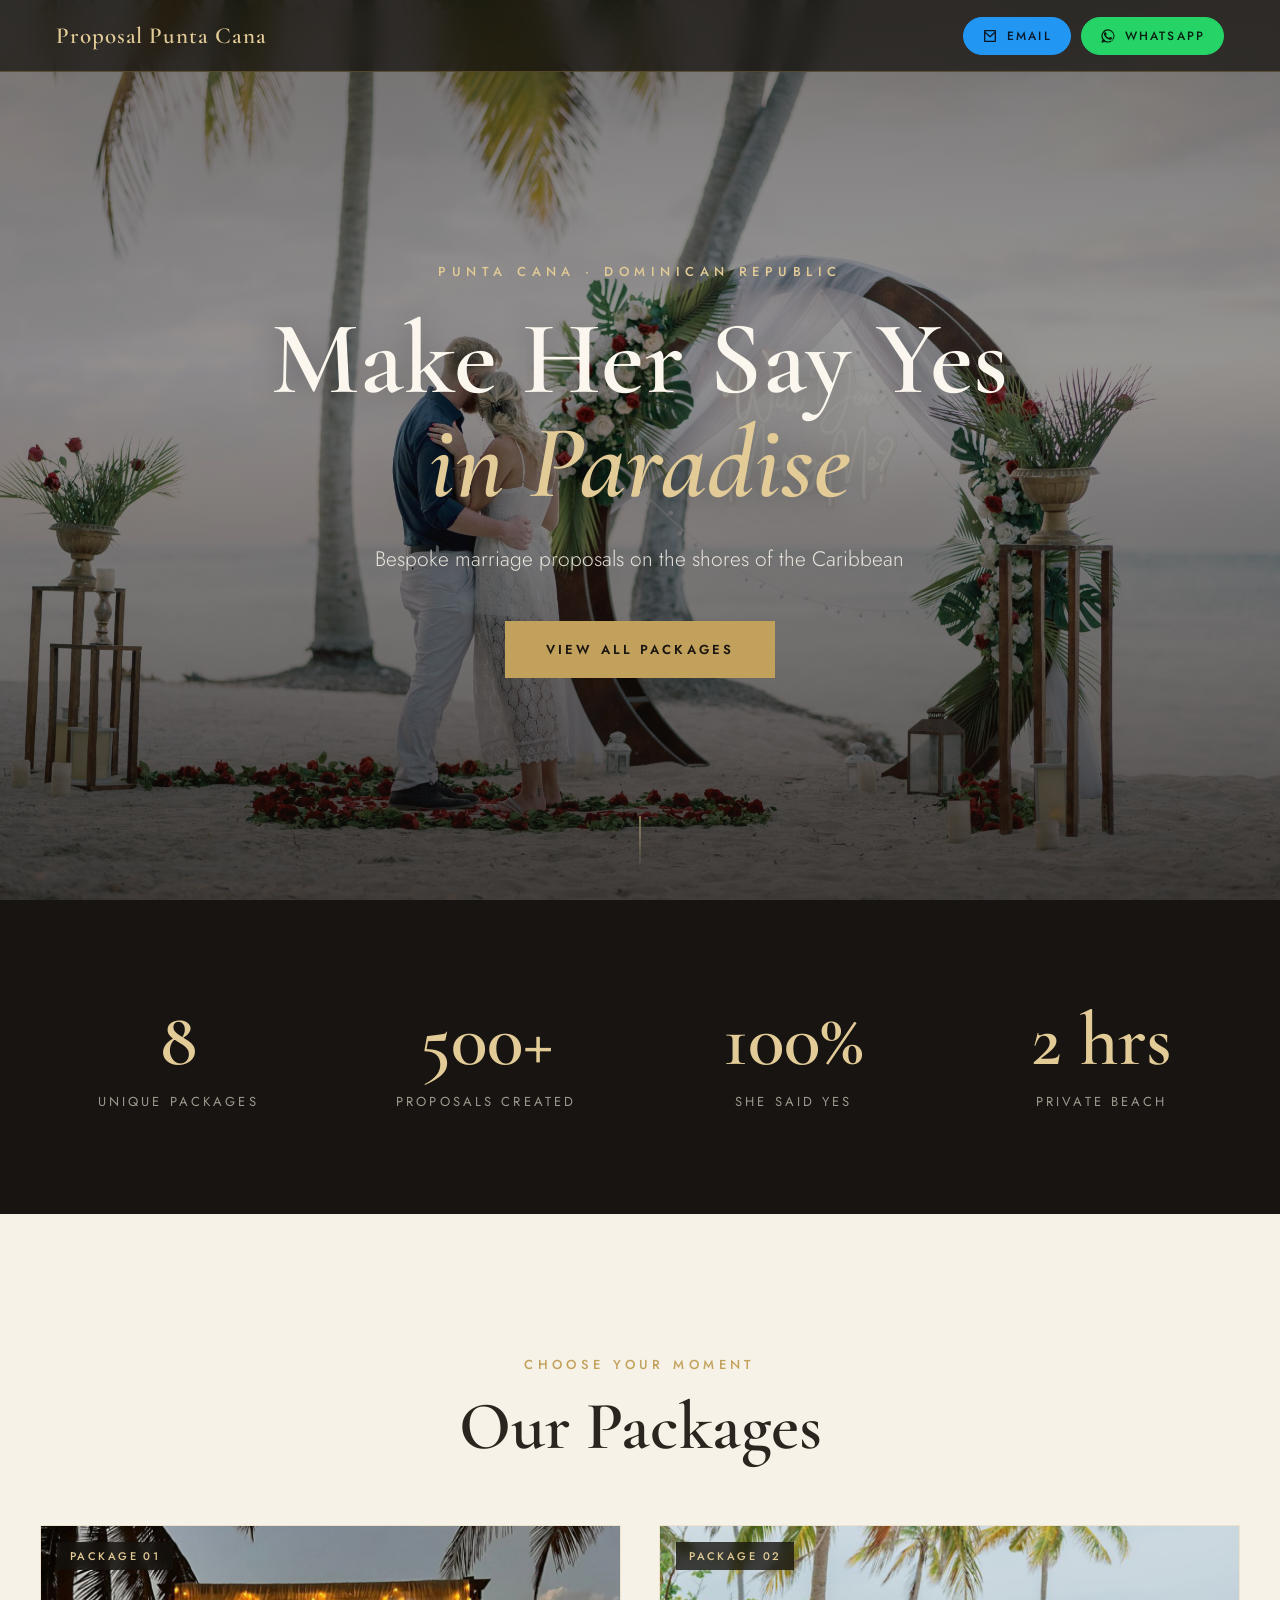
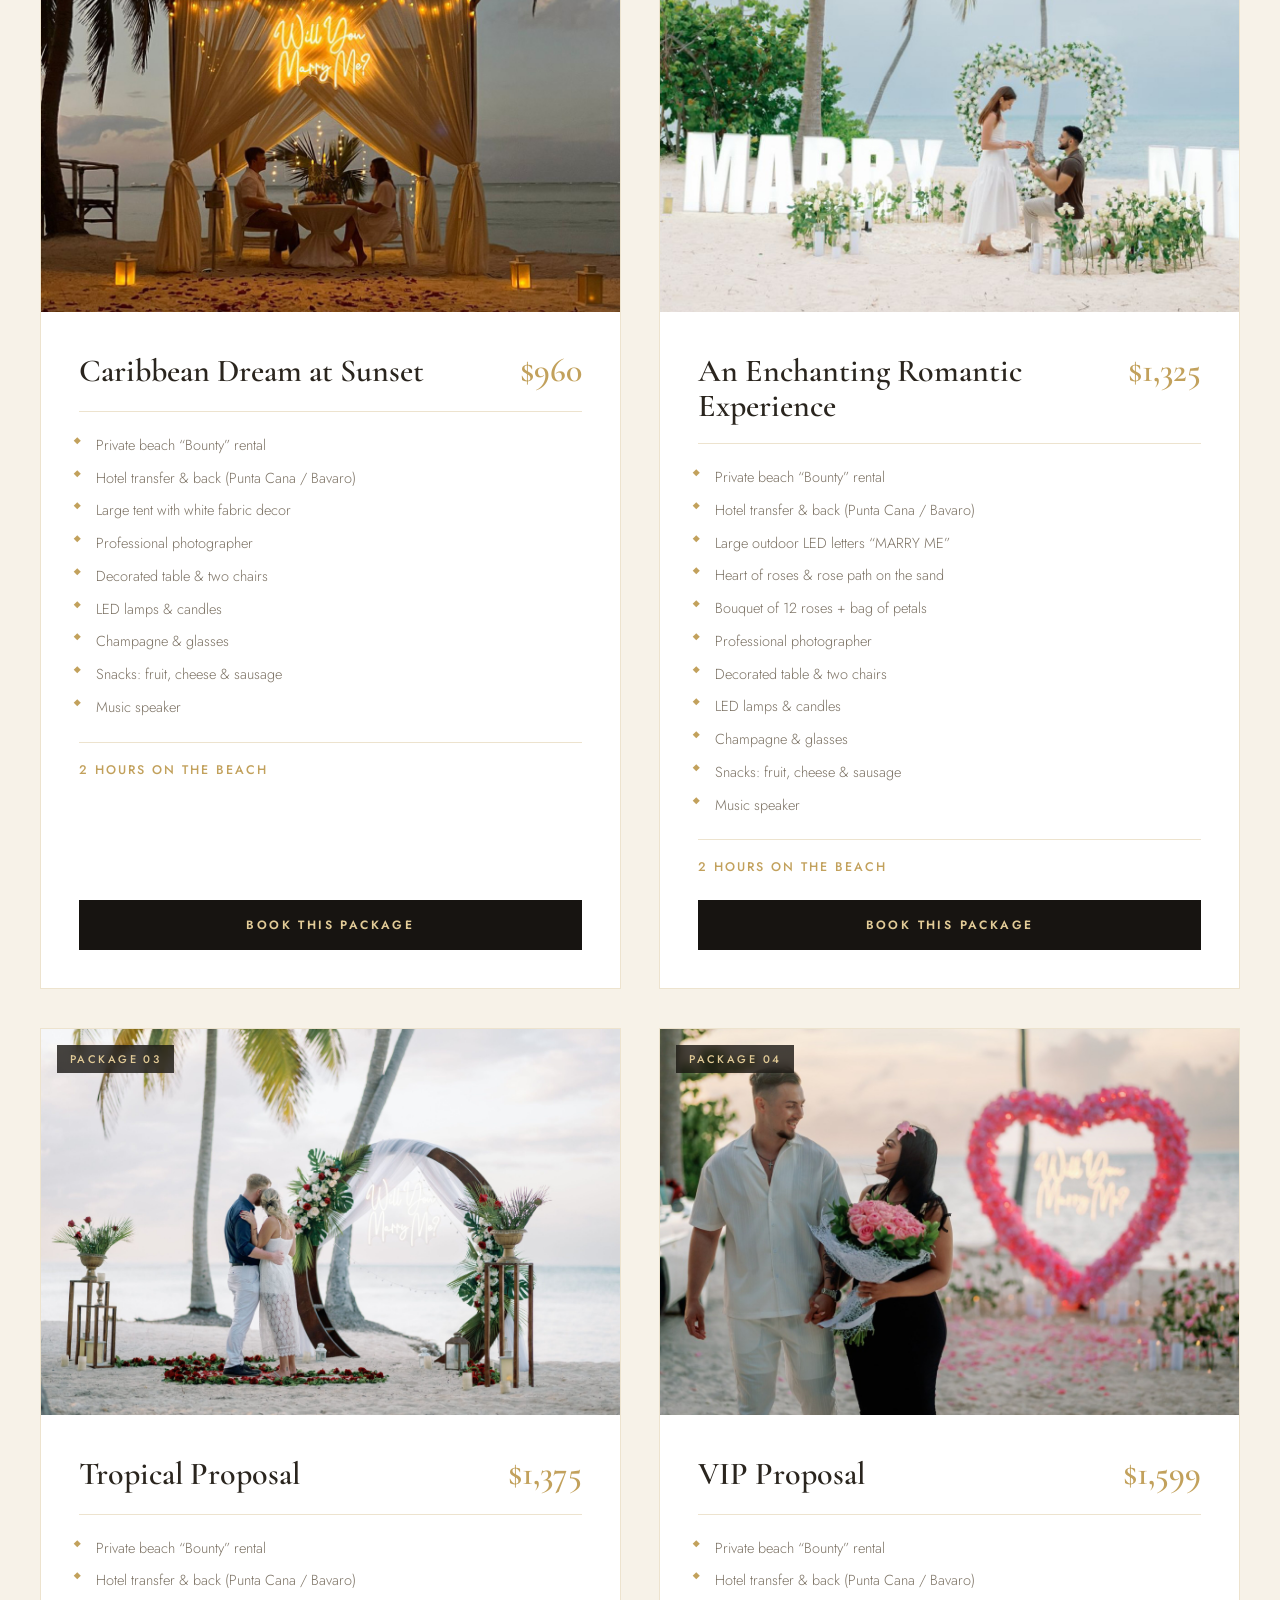
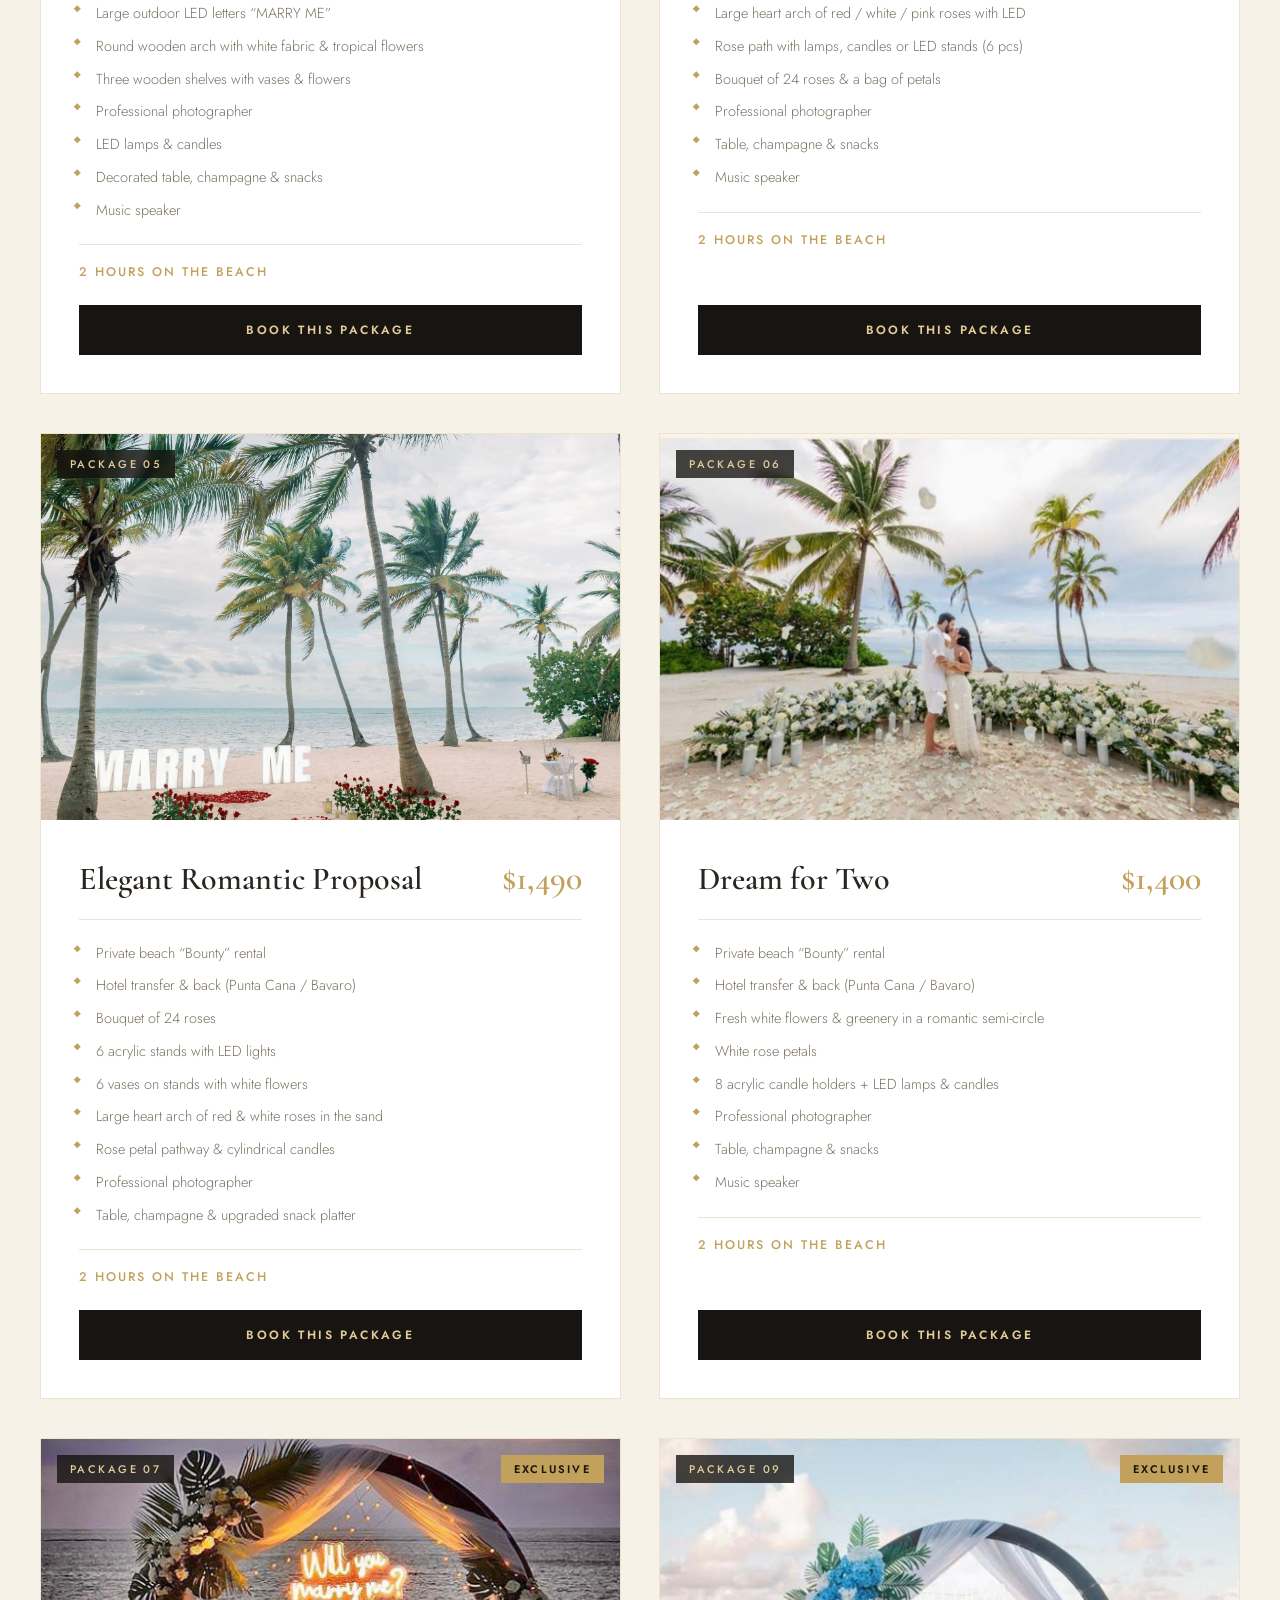
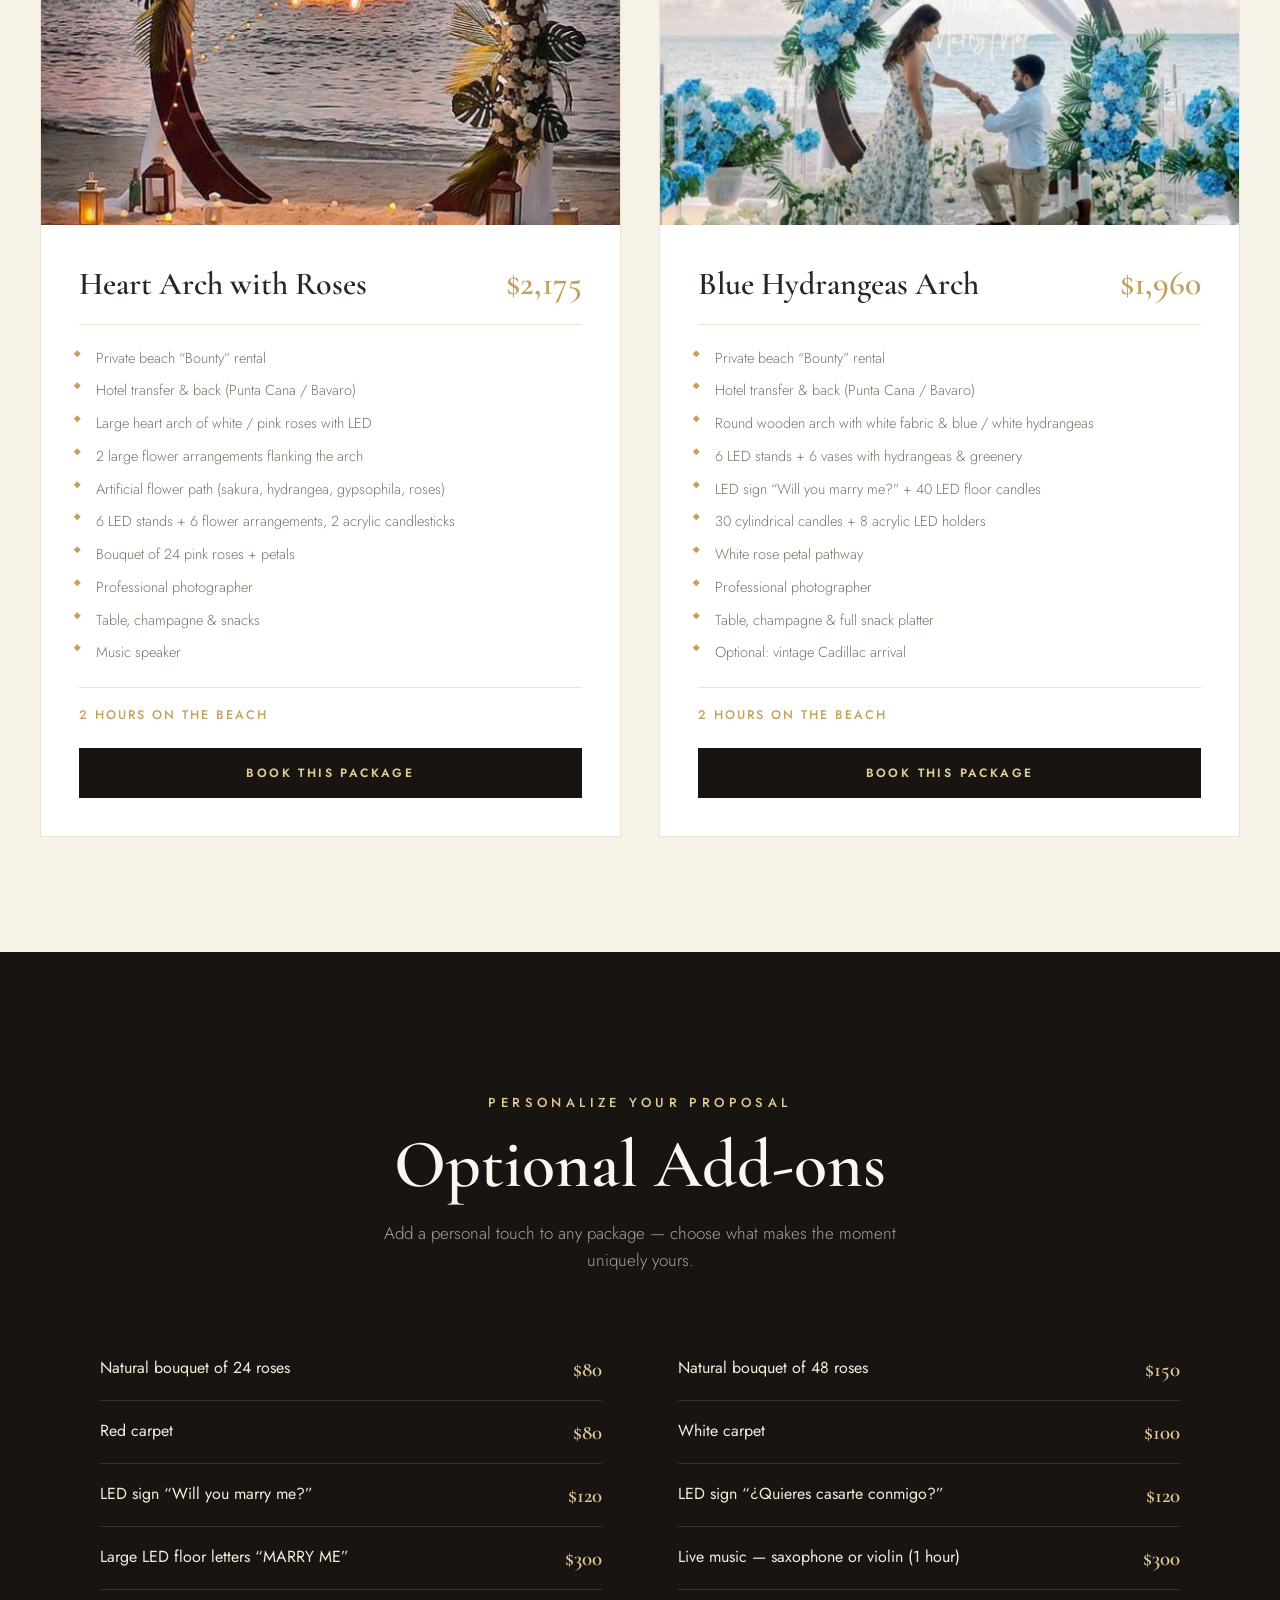
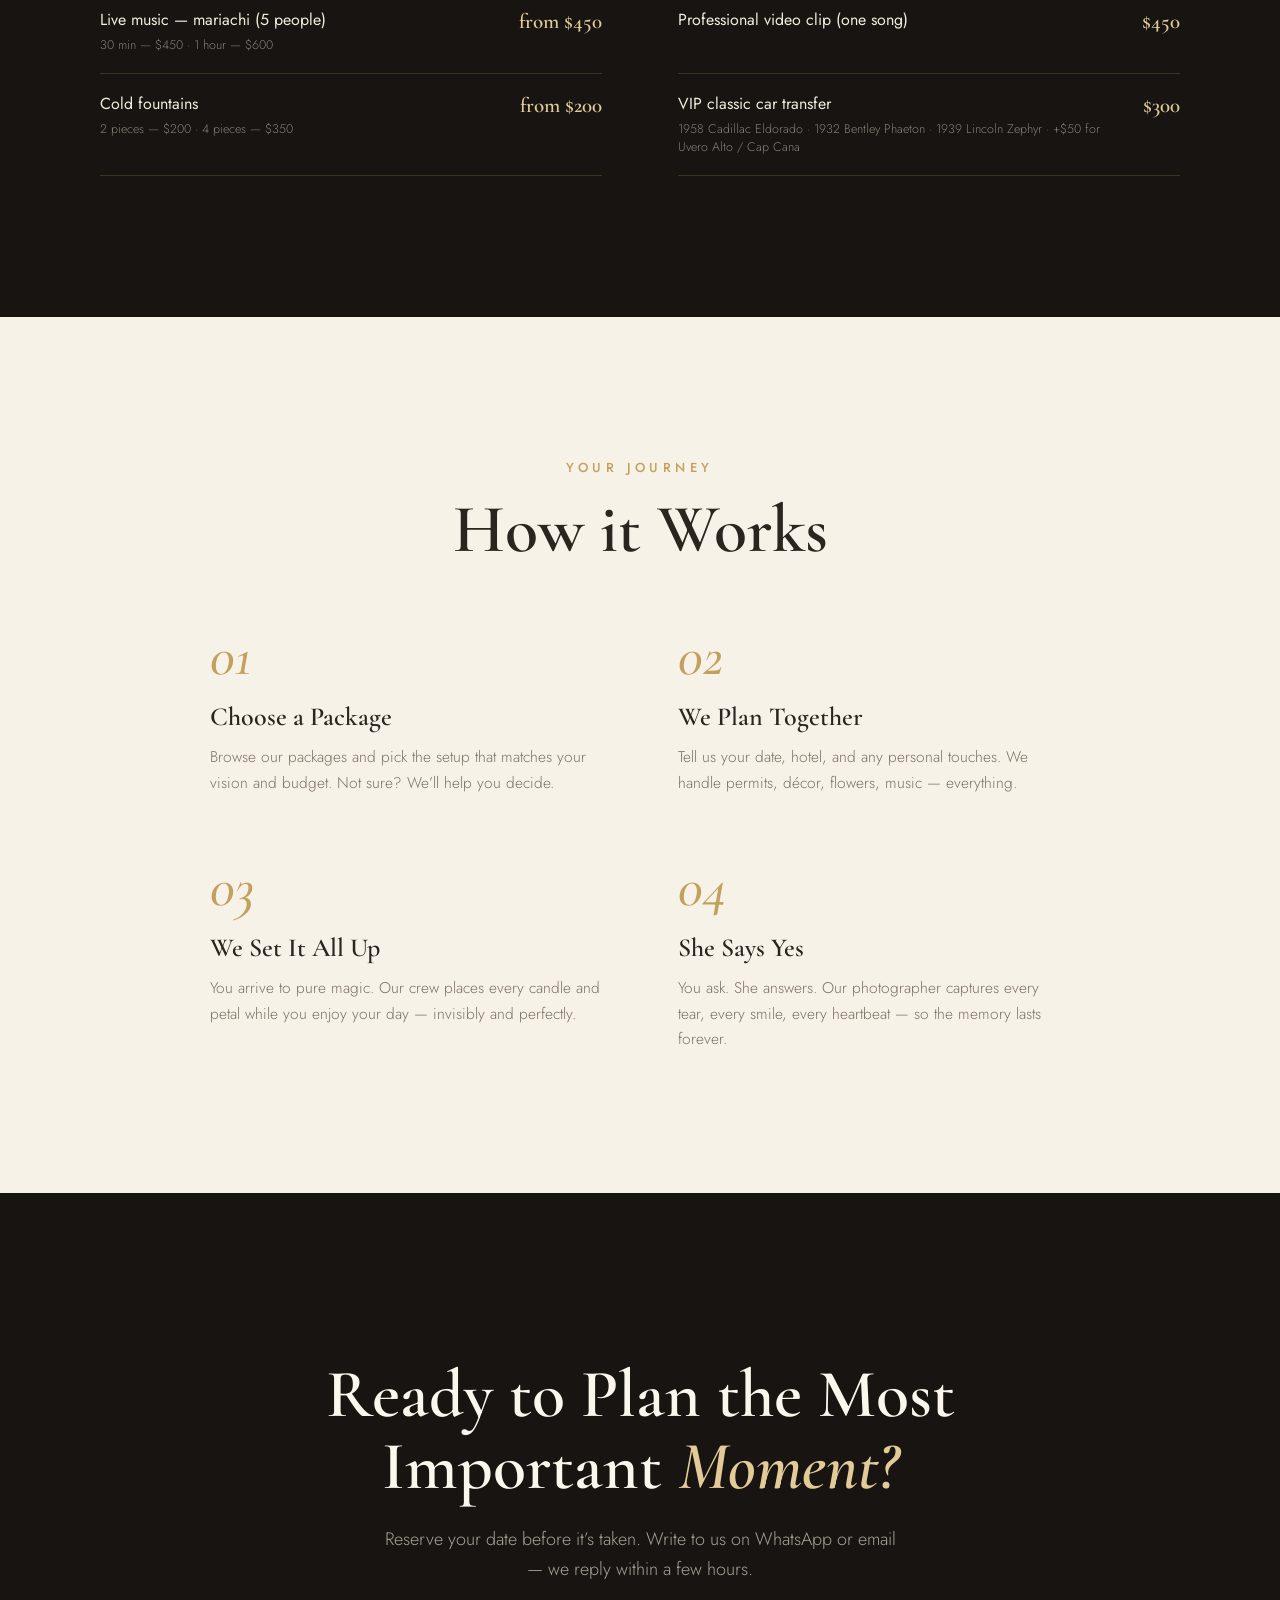
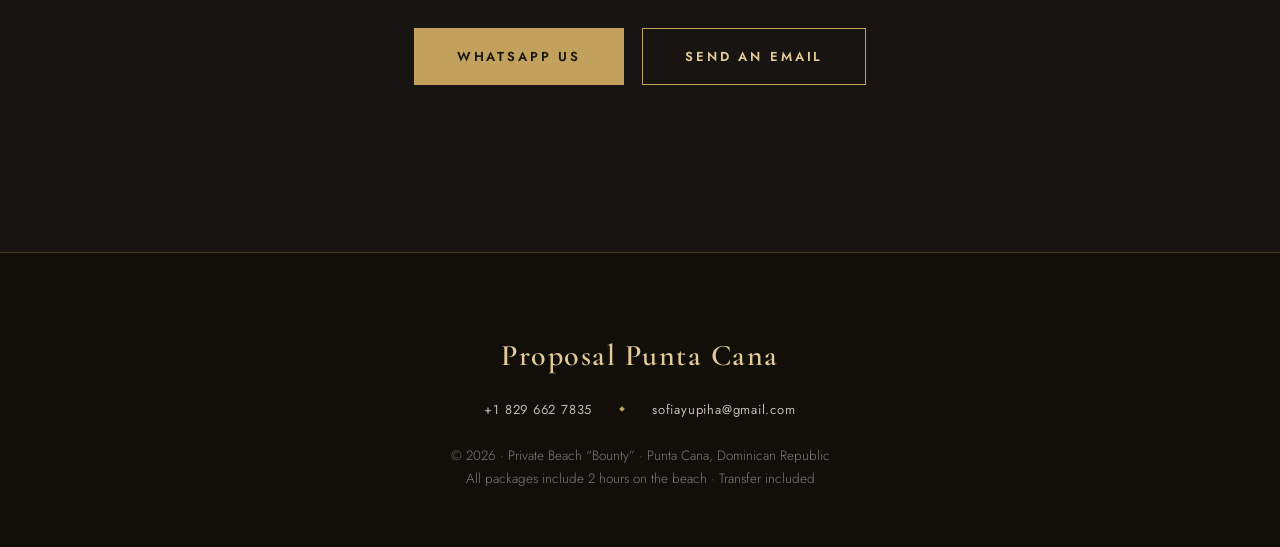
<file: proposal-2/index.html>
<!DOCTYPE html>
<html lang="en">
<head>
<meta charset="utf-8">
<meta name="viewport" content="width=device-width, initial-scale=1">
<!-- Google Tag Manager -->
<script>(function(w,d,s,l,i){w[l]=w[l]||[];w[l].push({'gtm.start':
new Date().getTime(),event:'gtm.js'});var f=d.getElementsByTagName(s)[0],
j=d.createElement(s),dl=l!='dataLayer'?'&l='+l:'';j.async=true;j.src=
'https://www.googletagmanager.com/gtm.js?id='+i+dl;f.parentNode.insertBefore(j,f);
})(window,document,'script','dataLayer','GTM-TCWJNNDL');</script>
<!-- End Google Tag Manager -->
<title>Proposal Punta Cana — Bespoke Marriage Proposals in Paradise</title>
<meta name="description" content="Bespoke marriage proposals on the shores of the Caribbean. Private beach setups in Punta Cana, Dominican Republic — choose your moment.">
<link rel="icon" type="image/svg+xml" href="favicon.svg">
<link rel="preconnect" href="https://fonts.googleapis.com">
<link rel="preconnect" href="https://fonts.gstatic.com" crossorigin>
<link href="https://fonts.googleapis.com/css2?family=Cormorant+Garamond:ital,wght@0,400;0,500;0,600;0,700;1,400;1,500;1,600&family=Jost:wght@300;400;500;600&display=swap" rel="stylesheet">
<link rel="stylesheet" href="style.css">
</head>
<body>
<!-- Google Tag Manager (noscript) -->
<noscript><iframe src="https://www.googletagmanager.com/ns.html?id=GTM-TCWJNNDL"
height="0" width="0" style="display:none;visibility:hidden"></iframe></noscript>
<!-- End Google Tag Manager (noscript) -->

<header class="site-header">
  <a href="#top" class="site-header__logo">Proposal Punta&nbsp;Cana</a>
  <div class="site-header__actions">
    <a href="mailto:sofiayupiha@gmail.com" class="btn-email">
      <svg width="16" height="16" viewBox="0 0 24 24" fill="none" stroke="currentColor" stroke-width="2" stroke-linecap="round" stroke-linejoin="round" aria-hidden="true"><path d="M4 4h16v16H4z"/><path d="M4 6l8 7 8-7"/></svg>
      <span>Email</span>
    </a>
    <a href="https://wa.me/18296627835?text=Hello%21%20I%27m%20interested%20in%20planning%20a%20marriage%20proposal%20in%20Punta%20Cana%20%E2%80%94%20could%20you%20tell%20me%20more%3F" target="_blank" rel="noopener" class="btn-whatsapp">
      <svg width="16" height="16" viewBox="0 0 24 24" fill="currentColor" aria-hidden="true"><path d="M17.5 14.4c-.3-.15-1.8-.9-2.07-1-.28-.1-.48-.15-.68.15-.2.3-.78.99-.95 1.19-.18.2-.35.22-.65.07-.3-.15-1.27-.47-2.42-1.5-.9-.8-1.5-1.78-1.67-2.08-.18-.3-.02-.46.13-.61.14-.14.3-.35.45-.53.15-.18.2-.3.3-.5.1-.2.05-.38-.02-.53-.08-.15-.68-1.64-.93-2.24-.24-.58-.49-.5-.68-.51l-.58-.01c-.2 0-.53.07-.8.38-.28.3-1.05 1.03-1.05 2.5s1.08 2.9 1.23 3.1c.15.2 2.12 3.24 5.14 4.54.72.31 1.28.5 1.71.64.72.23 1.38.2 1.9.12.58-.09 1.8-.74 2.05-1.45.25-.71.25-1.32.18-1.45-.07-.13-.27-.2-.57-.35zM12 2.04A9.9 9.9 0 0 0 3.5 17l-1.45 5.3 5.43-1.43A9.9 9.9 0 1 0 12 2.04zm0 1.8a8.1 8.1 0 0 1 6.86 12.4l-.2.32.86 3.14-3.22-.85-.31.18A8.1 8.1 0 1 1 12 3.84z"/></svg>
      <span>WhatsApp</span>
    </a>
  </div>
</header>

<section id="top" class="hero">
  <div class="hero__inner">
    <p class="hero__kicker">Punta Cana&nbsp;·&nbsp;Dominican Republic</p>
    <h1 class="hero__title">Make Her Say Yes<br><em>in Paradise</em></h1>
    <p class="hero__subtitle">Bespoke marriage proposals on the shores of the Caribbean</p>
    <a href="#packages" class="btn-gold">View All Packages</a>
  </div>
  <div class="hero__scroll-line"></div>
</section>

<section class="stats">
  <div class="stats__grid" data-reveal="1">
    <div>
      <div class="stat__value">8</div>
      <div class="stat__label">Unique packages</div>
    </div>
    <div>
      <div class="stat__value">500+</div>
      <div class="stat__label">Proposals created</div>
    </div>
    <div>
      <div class="stat__value">100%</div>
      <div class="stat__label">She said yes</div>
    </div>
    <div>
      <div class="stat__value">2 hrs</div>
      <div class="stat__label">Private beach</div>
    </div>
  </div>
</section>

<section id="packages" class="packages">
  <div class="section-head" data-reveal="1">
    <p class="section-head__kicker">Choose your moment</p>
    <h2 class="section-head__title">Our Packages</h2>
  </div>

  <div class="packages__grid">

    <article class="package-card" data-reveal="1">
      <div class="package-card__media">
        <img src="assets/pkg-1-caribbean-dream.jpg" alt="Caribbean Dream at Sunset" loading="lazy">
        <span class="package-card__badge">Package 01</span>
      </div>
      <div class="package-card__body">
        <div class="package-card__head">
          <h3 class="package-card__name">Caribbean Dream at Sunset</h3>
          <span class="package-card__price">$960</span>
        </div>
        <ul class="package-card__includes">
          <li>Private beach “Bounty” rental</li>
          <li>Hotel transfer &amp; back (Punta Cana / Bavaro)</li>
          <li>Large tent with white fabric decor</li>
          <li>Professional photographer</li>
          <li>Decorated table &amp; two chairs</li>
          <li>LED lamps &amp; candles</li>
          <li>Champagne &amp; glasses</li>
          <li>Snacks: fruit, cheese &amp; sausage</li>
          <li>Music speaker</li>
        </ul>
        <p class="package-card__duration">2 hours on the beach</p>
        <a class="btn-book" target="_blank" rel="noopener" href="https://wa.me/18296627835?text=Hello!%20I%20would%20like%20to%20book%20the%20Caribbean%20Dream%20at%20Sunset%20proposal%20package%20in%20Punta%20Cana.">Book this Package</a>
      </div>
    </article>

    <article class="package-card" data-reveal="1">
      <div class="package-card__media">
        <img src="assets/pkg-2-enchanting.jpg" alt="An Enchanting Romantic Experience" loading="lazy">
        <span class="package-card__badge">Package 02</span>
      </div>
      <div class="package-card__body">
        <div class="package-card__head">
          <h3 class="package-card__name">An Enchanting Romantic Experience</h3>
          <span class="package-card__price">$1,325</span>
        </div>
        <ul class="package-card__includes">
          <li>Private beach “Bounty” rental</li>
          <li>Hotel transfer &amp; back (Punta Cana / Bavaro)</li>
          <li>Large outdoor LED letters “MARRY ME”</li>
          <li>Heart of roses &amp; rose path on the sand</li>
          <li>Bouquet of 12 roses + bag of petals</li>
          <li>Professional photographer</li>
          <li>Decorated table &amp; two chairs</li>
          <li>LED lamps &amp; candles</li>
          <li>Champagne &amp; glasses</li>
          <li>Snacks: fruit, cheese &amp; sausage</li>
          <li>Music speaker</li>
        </ul>
        <p class="package-card__duration">2 hours on the beach</p>
        <a class="btn-book" target="_blank" rel="noopener" href="https://wa.me/18296627835?text=Hello!%20I%20would%20like%20to%20book%20the%20An%20Enchanting%20Romantic%20Experience%20proposal%20package%20in%20Punta%20Cana.">Book this Package</a>
      </div>
    </article>

    <article class="package-card" data-reveal="1">
      <div class="package-card__media">
        <img src="assets/pkg-3-tropical.jpg" alt="Tropical Proposal" loading="lazy">
        <span class="package-card__badge">Package 03</span>
      </div>
      <div class="package-card__body">
        <div class="package-card__head">
          <h3 class="package-card__name">Tropical Proposal</h3>
          <span class="package-card__price">$1,375</span>
        </div>
        <ul class="package-card__includes">
          <li>Private beach “Bounty” rental</li>
          <li>Hotel transfer &amp; back (Punta Cana / Bavaro)</li>
          <li>Large outdoor LED letters “MARRY ME”</li>
          <li>Round wooden arch with white fabric &amp; tropical flowers</li>
          <li>Three wooden shelves with vases &amp; flowers</li>
          <li>Professional photographer</li>
          <li>LED lamps &amp; candles</li>
          <li>Decorated table, champagne &amp; snacks</li>
          <li>Music speaker</li>
        </ul>
        <p class="package-card__duration">2 hours on the beach</p>
        <a class="btn-book" target="_blank" rel="noopener" href="https://wa.me/18296627835?text=Hello!%20I%20would%20like%20to%20book%20the%20Tropical%20Proposal%20proposal%20package%20in%20Punta%20Cana.">Book this Package</a>
      </div>
    </article>

    <article class="package-card" data-reveal="1">
      <div class="package-card__media">
        <img src="assets/pkg-4-vip.jpg" alt="VIP Proposal" loading="lazy">
        <span class="package-card__badge">Package 04</span>
      </div>
      <div class="package-card__body">
        <div class="package-card__head">
          <h3 class="package-card__name">VIP Proposal</h3>
          <span class="package-card__price">$1,599</span>
        </div>
        <ul class="package-card__includes">
          <li>Private beach “Bounty” rental</li>
          <li>Hotel transfer &amp; back (Punta Cana / Bavaro)</li>
          <li>Large heart arch of red / white / pink roses with LED</li>
          <li>Rose path with lamps, candles or LED stands (6 pcs)</li>
          <li>Bouquet of 24 roses &amp; a bag of petals</li>
          <li>Professional photographer</li>
          <li>Table, champagne &amp; snacks</li>
          <li>Music speaker</li>
        </ul>
        <p class="package-card__duration">2 hours on the beach</p>
        <a class="btn-book" target="_blank" rel="noopener" href="https://wa.me/18296627835?text=Hello!%20I%20would%20like%20to%20book%20the%20VIP%20Proposal%20proposal%20package%20in%20Punta%20Cana.">Book this Package</a>
      </div>
    </article>

    <article class="package-card" data-reveal="1">
      <div class="package-card__media">
        <img src="assets/pkg-5-elegant.jpg" alt="Elegant Romantic Proposal" loading="lazy">
        <span class="package-card__badge">Package 05</span>
      </div>
      <div class="package-card__body">
        <div class="package-card__head">
          <h3 class="package-card__name">Elegant Romantic Proposal</h3>
          <span class="package-card__price">$1,490</span>
        </div>
        <ul class="package-card__includes">
          <li>Private beach “Bounty” rental</li>
          <li>Hotel transfer &amp; back (Punta Cana / Bavaro)</li>
          <li>Bouquet of 24 roses</li>
          <li>6 acrylic stands with LED lights</li>
          <li>6 vases on stands with white flowers</li>
          <li>Large heart arch of red &amp; white roses in the sand</li>
          <li>Rose petal pathway &amp; cylindrical candles</li>
          <li>Professional photographer</li>
          <li>Table, champagne &amp; upgraded snack platter</li>
        </ul>
        <p class="package-card__duration">2 hours on the beach</p>
        <a class="btn-book" target="_blank" rel="noopener" href="https://wa.me/18296627835?text=Hello!%20I%20would%20like%20to%20book%20the%20Elegant%20Romantic%20Proposal%20proposal%20package%20in%20Punta%20Cana.">Book this Package</a>
      </div>
    </article>

    <article class="package-card" data-reveal="1">
      <div class="package-card__media">
        <img src="assets/pkg-6-dream-for-two.jpg" alt="Dream for Two" loading="lazy">
        <span class="package-card__badge">Package 06</span>
      </div>
      <div class="package-card__body">
        <div class="package-card__head">
          <h3 class="package-card__name">Dream for Two</h3>
          <span class="package-card__price">$1,400</span>
        </div>
        <ul class="package-card__includes">
          <li>Private beach “Bounty” rental</li>
          <li>Hotel transfer &amp; back (Punta Cana / Bavaro)</li>
          <li>Fresh white flowers &amp; greenery in a romantic semi-circle</li>
          <li>White rose petals</li>
          <li>8 acrylic candle holders + LED lamps &amp; candles</li>
          <li>Professional photographer</li>
          <li>Table, champagne &amp; snacks</li>
          <li>Music speaker</li>
        </ul>
        <p class="package-card__duration">2 hours on the beach</p>
        <a class="btn-book" target="_blank" rel="noopener" href="https://wa.me/18296627835?text=Hello!%20I%20would%20like%20to%20book%20the%20Dream%20for%20Two%20proposal%20package%20in%20Punta%20Cana.">Book this Package</a>
      </div>
    </article>

    <article class="package-card" data-reveal="1">
      <div class="package-card__media">
        <img src="assets/pkg-7-heart-arch.jpg" alt="Heart Arch with Roses" loading="lazy">
        <span class="package-card__badge">Package 07</span>
        <span class="package-card__exclusive">Exclusive</span>
      </div>
      <div class="package-card__body">
        <div class="package-card__head">
          <h3 class="package-card__name">Heart Arch with Roses</h3>
          <span class="package-card__price">$2,175</span>
        </div>
        <ul class="package-card__includes">
          <li>Private beach “Bounty” rental</li>
          <li>Hotel transfer &amp; back (Punta Cana / Bavaro)</li>
          <li>Large heart arch of white / pink roses with LED</li>
          <li>2 large flower arrangements flanking the arch</li>
          <li>Artificial flower path (sakura, hydrangea, gypsophila, roses)</li>
          <li>6 LED stands + 6 flower arrangements, 2 acrylic candlesticks</li>
          <li>Bouquet of 24 pink roses + petals</li>
          <li>Professional photographer</li>
          <li>Table, champagne &amp; snacks</li>
          <li>Music speaker</li>
        </ul>
        <p class="package-card__duration">2 hours on the beach</p>
        <a class="btn-book" target="_blank" rel="noopener" href="https://wa.me/18296627835?text=Hello!%20I%20would%20like%20to%20book%20the%20Heart%20Arch%20with%20Roses%20proposal%20package%20in%20Punta%20Cana.">Book this Package</a>
      </div>
    </article>

    <article class="package-card" data-reveal="1">
      <div class="package-card__media">
        <img src="assets/pkg-9-blue-hydrangeas.jpg" alt="Blue Hydrangeas Arch" loading="lazy">
        <span class="package-card__badge">Package 09</span>
        <span class="package-card__exclusive">Exclusive</span>
      </div>
      <div class="package-card__body">
        <div class="package-card__head">
          <h3 class="package-card__name">Blue Hydrangeas Arch</h3>
          <span class="package-card__price">$1,960</span>
        </div>
        <ul class="package-card__includes">
          <li>Private beach “Bounty” rental</li>
          <li>Hotel transfer &amp; back (Punta Cana / Bavaro)</li>
          <li>Round wooden arch with white fabric &amp; blue / white hydrangeas</li>
          <li>6 LED stands + 6 vases with hydrangeas &amp; greenery</li>
          <li>LED sign “Will you marry me?” + 40 LED floor candles</li>
          <li>30 cylindrical candles + 8 acrylic LED holders</li>
          <li>White rose petal pathway</li>
          <li>Professional photographer</li>
          <li>Table, champagne &amp; full snack platter</li>
          <li>Optional: vintage Cadillac arrival</li>
        </ul>
        <p class="package-card__duration">2 hours on the beach</p>
        <a class="btn-book" target="_blank" rel="noopener" href="https://wa.me/18296627835?text=Hello!%20I%20would%20like%20to%20book%20the%20Blue%20Hydrangeas%20Arch%20proposal%20package%20in%20Punta%20Cana.">Book this Package</a>
      </div>
    </article>

  </div>
</section>

<section class="addons">
  <div class="section-head section-head--dark" data-reveal="1">
    <p class="section-head__kicker">Personalize your proposal</p>
    <h2 class="section-head__title">Optional Add-ons</h2>
    <p class="section-head__lede">Add a personal touch to any package — choose what makes the moment uniquely yours.</p>
  </div>
  <div class="addons__grid">

    <div class="addon-row">
      <div><div class="addon-row__name">Natural bouquet of 24 roses</div></div>
      <div class="addon-row__price">$80</div>
    </div>
    <div class="addon-row">
      <div><div class="addon-row__name">Natural bouquet of 48 roses</div></div>
      <div class="addon-row__price">$150</div>
    </div>
    <div class="addon-row">
      <div><div class="addon-row__name">Red carpet</div></div>
      <div class="addon-row__price">$80</div>
    </div>
    <div class="addon-row">
      <div><div class="addon-row__name">White carpet</div></div>
      <div class="addon-row__price">$100</div>
    </div>
    <div class="addon-row">
      <div><div class="addon-row__name">LED sign “Will you marry me?”</div></div>
      <div class="addon-row__price">$120</div>
    </div>
    <div class="addon-row">
      <div><div class="addon-row__name">LED sign “¿Quieres casarte conmigo?”</div></div>
      <div class="addon-row__price">$120</div>
    </div>
    <div class="addon-row">
      <div><div class="addon-row__name">Large LED floor letters “MARRY ME”</div></div>
      <div class="addon-row__price">$300</div>
    </div>
    <div class="addon-row">
      <div><div class="addon-row__name">Live music — saxophone or violin (1 hour)</div></div>
      <div class="addon-row__price">$300</div>
    </div>
    <div class="addon-row">
      <div>
        <div class="addon-row__name">Live music — mariachi (5 people)</div>
        <div class="addon-row__note">30 min — $450 · 1 hour — $600</div>
      </div>
      <div class="addon-row__price">from $450</div>
    </div>
    <div class="addon-row">
      <div><div class="addon-row__name">Professional video clip (one song)</div></div>
      <div class="addon-row__price">$450</div>
    </div>
    <div class="addon-row">
      <div>
        <div class="addon-row__name">Cold fountains</div>
        <div class="addon-row__note">2 pieces — $200 · 4 pieces — $350</div>
      </div>
      <div class="addon-row__price">from $200</div>
    </div>
    <div class="addon-row">
      <div>
        <div class="addon-row__name">VIP classic car transfer</div>
        <div class="addon-row__note">1958 Cadillac Eldorado · 1932 Bentley Phaeton · 1939 Lincoln Zephyr · +$50 for Uvero Alto / Cap Cana</div>
      </div>
      <div class="addon-row__price">$300</div>
    </div>

  </div>
</section>

<section class="how-it-works">
  <div class="section-head" data-reveal="1">
    <p class="section-head__kicker">Your journey</p>
    <h2 class="section-head__title">How it Works</h2>
  </div>
  <div class="how-it-works__grid">

    <div data-reveal="1">
      <div class="step__num">01</div>
      <h3 class="step__title">Choose a Package</h3>
      <p class="step__desc">Browse our packages and pick the setup that matches your vision and budget. Not sure? We’ll help you decide.</p>
    </div>

    <div data-reveal="1">
      <div class="step__num">02</div>
      <h3 class="step__title">We Plan Together</h3>
      <p class="step__desc">Tell us your date, hotel, and any personal touches. We handle permits, décor, flowers, music — everything.</p>
    </div>

    <div data-reveal="1">
      <div class="step__num">03</div>
      <h3 class="step__title">We Set It All Up</h3>
      <p class="step__desc">You arrive to pure magic. Our crew places every candle and petal while you enjoy your day — invisibly and perfectly.</p>
    </div>

    <div data-reveal="1">
      <div class="step__num">04</div>
      <h3 class="step__title">She Says Yes</h3>
      <p class="step__desc">You ask. She answers. Our photographer captures every tear, every smile, every heartbeat — so the memory lasts forever.</p>
    </div>

  </div>
</section>

<section class="cta">
  <div class="cta__inner" data-reveal="1">
    <h2 class="cta__title">Ready to Plan the Most Important <em>Moment?</em></h2>
    <p class="cta__lede">Reserve your date before it’s taken. Write to us on WhatsApp or email — we reply within a few hours.</p>
    <div class="cta__actions">
      <a href="https://wa.me/18296627835" target="_blank" rel="noopener" class="btn-gold-lg">WhatsApp Us</a>
      <a href="mailto:sofiayupiha@gmail.com" class="btn-outline-lg">Send an Email</a>
    </div>
  </div>
</section>

<footer class="site-footer">
  <div class="site-footer__logo">Proposal Punta Cana</div>
  <div class="site-footer__contacts">
    <a href="https://wa.me/18296627835" target="_blank" rel="noopener">+1 829 662 7835</a>
    <span class="site-footer__dot"></span>
    <a href="mailto:sofiayupiha@gmail.com">sofiayupiha@gmail.com</a>
  </div>
  <p class="site-footer__legal">© 2026 · Private Beach “Bounty” · Punta Cana, Dominican Republic<br>All packages include 2 hours on the beach · Transfer included</p>
</footer>

</body>
</html>
</file>
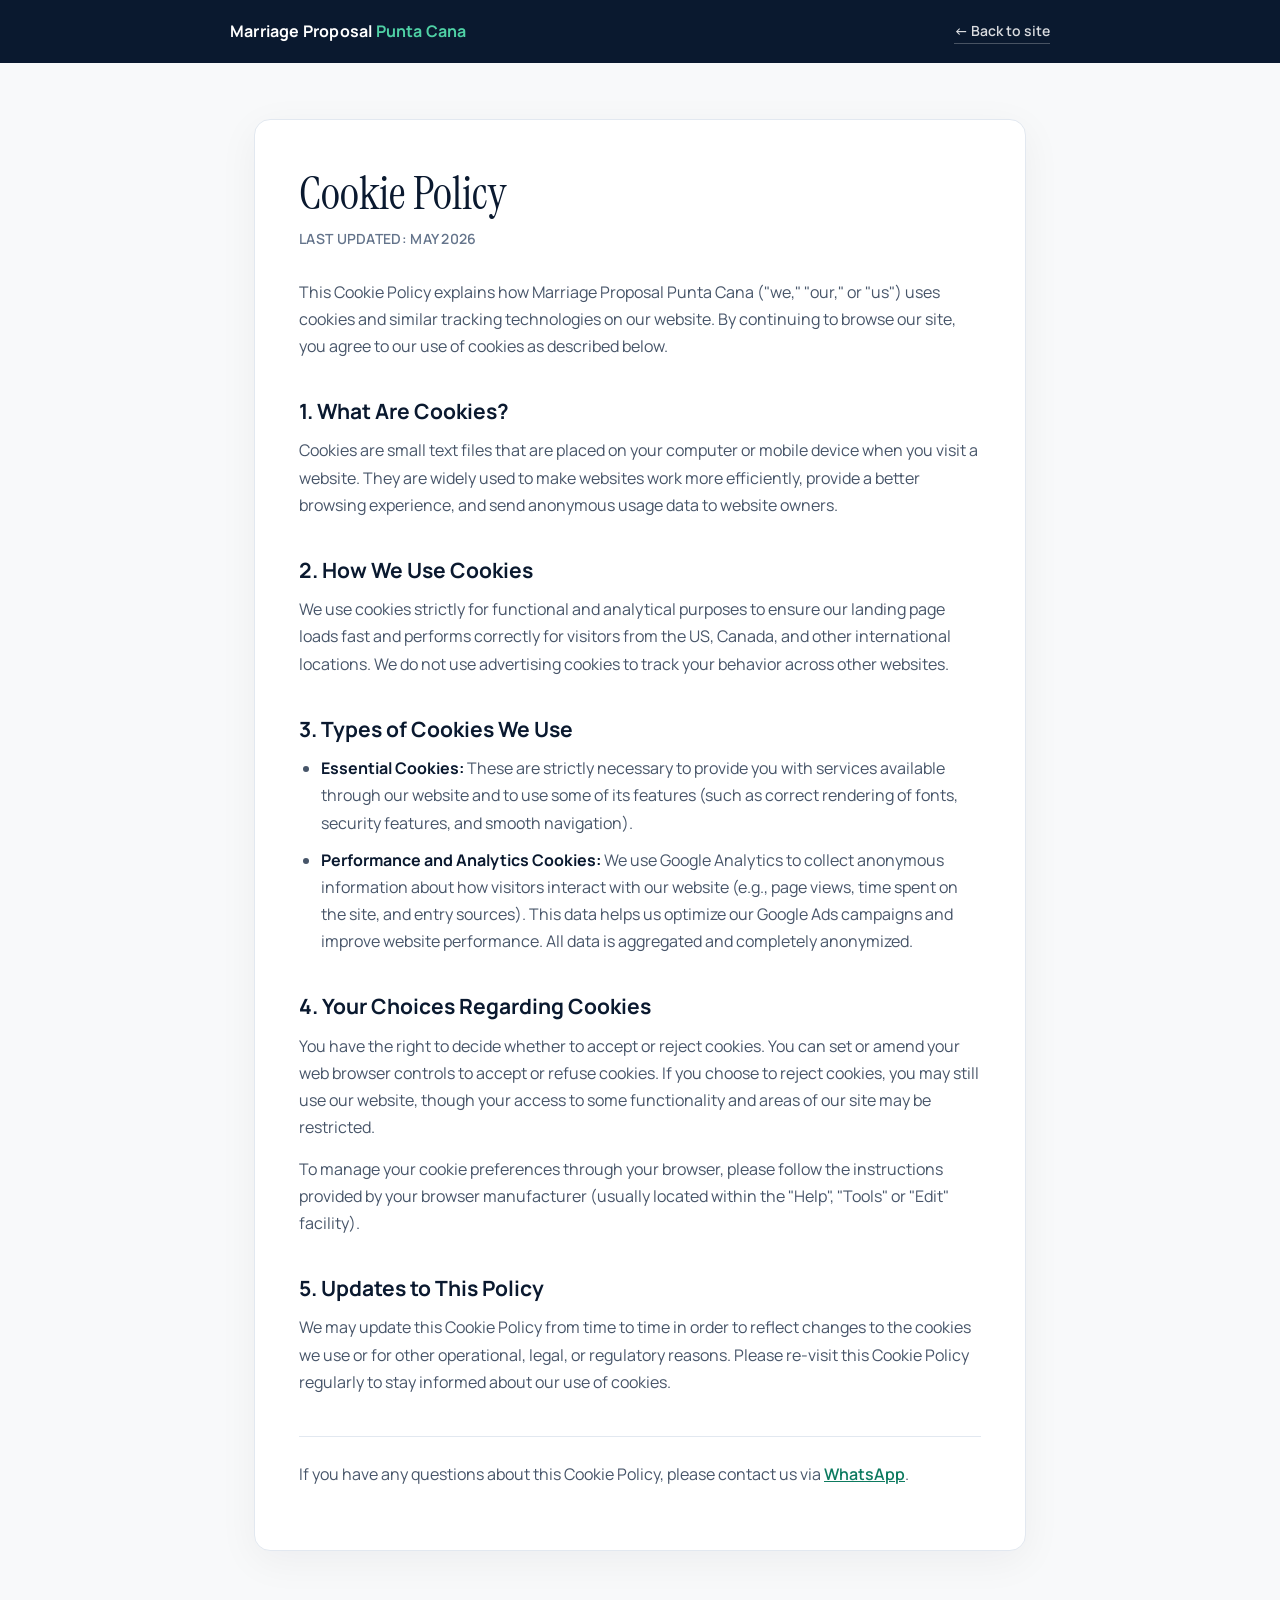
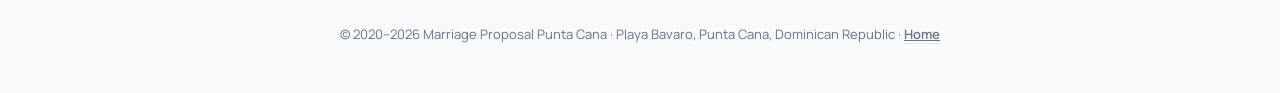
<file: cookies.html>
<!doctype html>
<html lang="en">
<head>
<meta charset="utf-8" />
<meta name="viewport" content="width=device-width, initial-scale=1" />
<!-- Google Tag Manager -->
<script>(function(w,d,s,l,i){w[l]=w[l]||[];w[l].push({'gtm.start':
new Date().getTime(),event:'gtm.js'});var f=d.getElementsByTagName(s)[0],
j=d.createElement(s),dl=l!='dataLayer'?'&l='+l:'';j.async=true;j.src=
'https://www.googletagmanager.com/gtm.js?id='+i+dl;f.parentNode.insertBefore(j,f);
})(window,document,'script','dataLayer','GTM-TCWJNNDL');</script>
<!-- End Google Tag Manager -->
<title>Cookie Policy | Marriage Proposal Punta Cana</title>
<meta name="description" content="How Marriage Proposal Punta Cana uses cookies and similar tracking technologies on our website." />
<meta name="robots" content="noindex, follow" />
<link rel="icon" type="image/svg+xml" href="favicon.svg" />
<link rel="preconnect" href="https://fonts.googleapis.com" />
<link rel="preconnect" href="https://fonts.gstatic.com" crossorigin />
<link href="https://fonts.googleapis.com/css2?family=Instrument+Serif:ital@0;1&family=Manrope:wght@400;500;600;700&display=swap" rel="stylesheet" />
<style>
  :root {
    --white: #FFFFFF;
    --gray-bg: #F8F9FA;
    --navy: #0A192F;
    --emerald: #0D7A5F;
    --emerald-dark: #0A614B;
    --line: #E2E8F0;
    --ink: #0A192F;
    --ink-2: #475569;
    --ink-3: #64748B;
    --font-body: "Manrope", -apple-system, BlinkMacSystemFont, "Segoe UI", sans-serif;
    --font-display: "Instrument Serif", Georgia, "Times New Roman", serif;
  }
  * { box-sizing: border-box; }
  html { -webkit-text-size-adjust: 100%; }
  body {
    margin: 0;
    font-family: var(--font-body);
    color: var(--ink-2);
    background: var(--gray-bg);
    line-height: 1.7;
    font-size: 16px;
    -webkit-font-smoothing: antialiased;
  }

  /* Top bar */
  .topbar {
    background: var(--navy);
    color: #fff;
    padding: 18px 24px;
  }
  .topbar-inner {
    max-width: 820px;
    margin: 0 auto;
    display: flex;
    align-items: center;
    justify-content: space-between;
    gap: 16px;
  }
  .brand {
    font-weight: 700;
    font-size: 16px;
    color: #fff;
    text-decoration: none;
    letter-spacing: 0.2px;
  }
  .brand span { color: #4fd1a5; }
  .back-link {
    font-size: 14px;
    font-weight: 600;
    color: rgba(255,255,255,0.85);
    text-decoration: none;
    border-bottom: 1px solid rgba(255,255,255,0.25);
    padding-bottom: 1px;
  }
  .back-link:hover { color: #fff; border-bottom-color: rgba(255,255,255,0.7); }

  /* Document */
  .doc {
    max-width: 820px;
    margin: 0 auto;
    padding: 56px 24px 72px;
  }
  .doc-card {
    background: var(--white);
    border: 1px solid var(--line);
    border-radius: 16px;
    padding: 48px 44px;
    box-shadow: 0 10px 40px rgba(10,25,47,0.05);
  }
  h1 {
    font-family: var(--font-display);
    font-weight: 400;
    color: var(--navy);
    font-size: 46px;
    line-height: 1.1;
    margin: 0 0 8px;
  }
  .updated {
    color: var(--ink-3);
    font-size: 14px;
    font-weight: 600;
    letter-spacing: 0.3px;
    text-transform: uppercase;
    margin: 0 0 28px;
  }
  .intro { color: var(--ink-2); margin: 0 0 8px; }
  h2 {
    font-family: var(--font-body);
    font-weight: 700;
    color: var(--navy);
    font-size: 21px;
    line-height: 1.3;
    margin: 38px 0 12px;
  }
  p { margin: 0 0 14px; }
  ul { margin: 0 0 14px; padding-left: 22px; }
  li { margin: 0 0 10px; }
  li strong, p strong { color: var(--ink); font-weight: 700; }
  a { color: var(--emerald); font-weight: 600; }
  a:hover { color: var(--emerald-dark); }

  .closing {
    margin-top: 40px;
    padding-top: 24px;
    border-top: 1px solid var(--line);
    font-size: 16px;
    color: var(--ink-2);
  }

  /* Footer */
  .doc-footer {
    text-align: center;
    color: var(--ink-3);
    font-size: 13px;
    padding: 0 24px 48px;
  }
  .doc-footer a { color: var(--ink-3); border-bottom: 1px solid var(--line); }

  @media (max-width: 600px) {
    .doc { padding: 32px 16px 48px; }
    .doc-card { padding: 30px 22px; border-radius: 14px; }
    h1 { font-size: 36px; }
    h2 { font-size: 19px; }
  }
</style>
</head>
<body>
<!-- Google Tag Manager (noscript) -->
<noscript><iframe src="https://www.googletagmanager.com/ns.html?id=GTM-TCWJNNDL"
height="0" width="0" style="display:none;visibility:hidden"></iframe></noscript>
<!-- End Google Tag Manager (noscript) -->

<header class="topbar">
  <div class="topbar-inner">
    <a class="brand" href="index.html">Marriage Proposal <span>Punta Cana</span></a>
    <a class="back-link" href="index.html">← Back to site</a>
  </div>
</header>

<main class="doc">
  <article class="doc-card">
    <h1>Cookie Policy</h1>
    <p class="updated">Last Updated: May 2026</p>

    <p class="intro">This Cookie Policy explains how Marriage Proposal Punta Cana ("we," "our," or "us") uses cookies and similar tracking technologies on our website. By continuing to browse our site, you agree to our use of cookies as described below.</p>

    <h2>1. What Are Cookies?</h2>
    <p>Cookies are small text files that are placed on your computer or mobile device when you visit a website. They are widely used to make websites work more efficiently, provide a better browsing experience, and send anonymous usage data to website owners.</p>

    <h2>2. How We Use Cookies</h2>
    <p>We use cookies strictly for functional and analytical purposes to ensure our landing page loads fast and performs correctly for visitors from the US, Canada, and other international locations. We do not use advertising cookies to track your behavior across other websites.</p>

    <h2>3. Types of Cookies We Use</h2>
    <ul>
      <li><strong>Essential Cookies:</strong> These are strictly necessary to provide you with services available through our website and to use some of its features (such as correct rendering of fonts, security features, and smooth navigation).</li>
      <li><strong>Performance and Analytics Cookies:</strong> We use Google Analytics to collect anonymous information about how visitors interact with our website (e.g., page views, time spent on the site, and entry sources). This data helps us optimize our Google Ads campaigns and improve website performance. All data is aggregated and completely anonymized.</li>
    </ul>

    <h2>4. Your Choices Regarding Cookies</h2>
    <p>You have the right to decide whether to accept or reject cookies. You can set or amend your web browser controls to accept or refuse cookies. If you choose to reject cookies, you may still use our website, though your access to some functionality and areas of our site may be restricted.</p>
    <p>To manage your cookie preferences through your browser, please follow the instructions provided by your browser manufacturer (usually located within the "Help", "Tools" or "Edit" facility).</p>

    <h2>5. Updates to This Policy</h2>
    <p>We may update this Cookie Policy from time to time in order to reflect changes to the cookies we use or for other operational, legal, or regulatory reasons. Please re-visit this Cookie Policy regularly to stay informed about our use of cookies.</p>

    <p class="closing">If you have any questions about this Cookie Policy, please contact us via <a href="https://wa.me/18296627835?text=Hi%21%20I%20have%20a%20question%20about%20your%20Cookie%20Policy." target="_blank" rel="noopener noreferrer">WhatsApp</a>.</p>
  </article>
</main>

<footer class="doc-footer">
  © 2020–2026 Marriage Proposal Punta Cana · Playa Bavaro, Punta Cana, Dominican Republic · <a href="index.html">Home</a>
</footer>
</body>
</html>
</file>
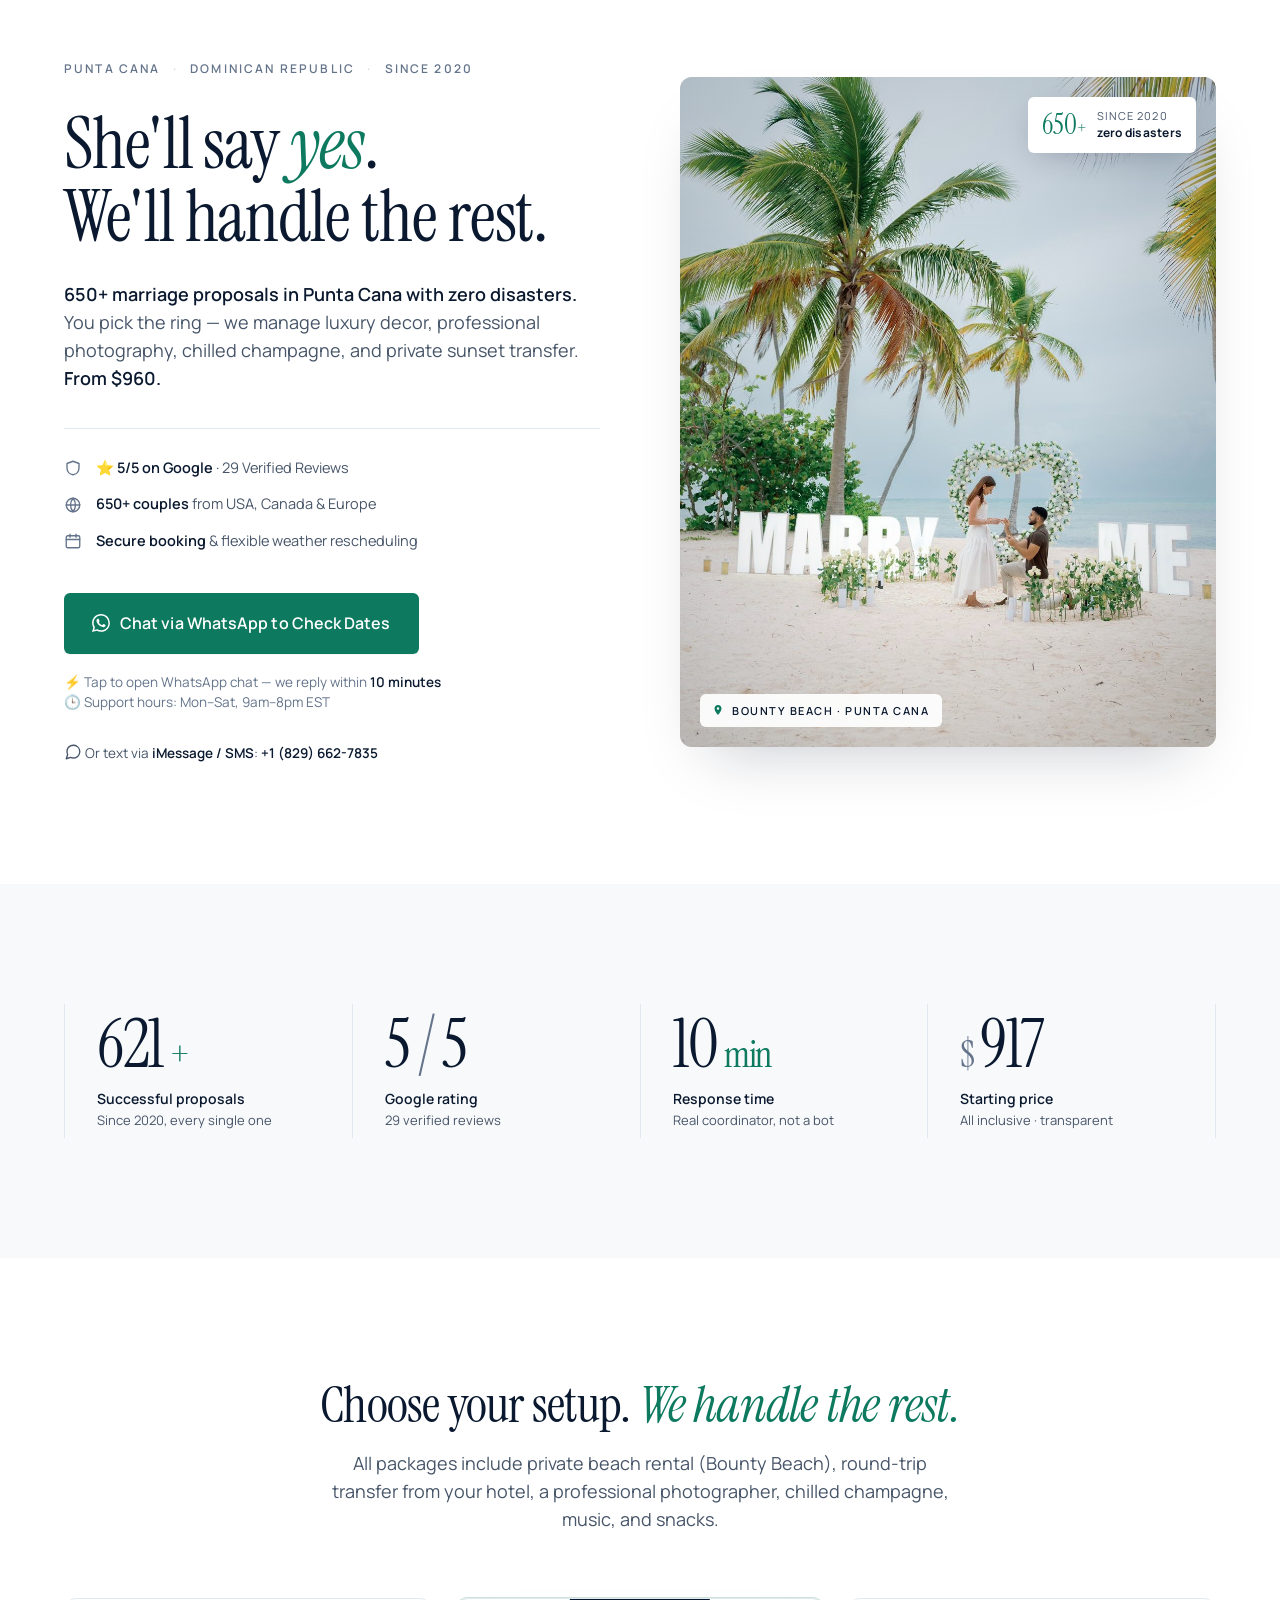
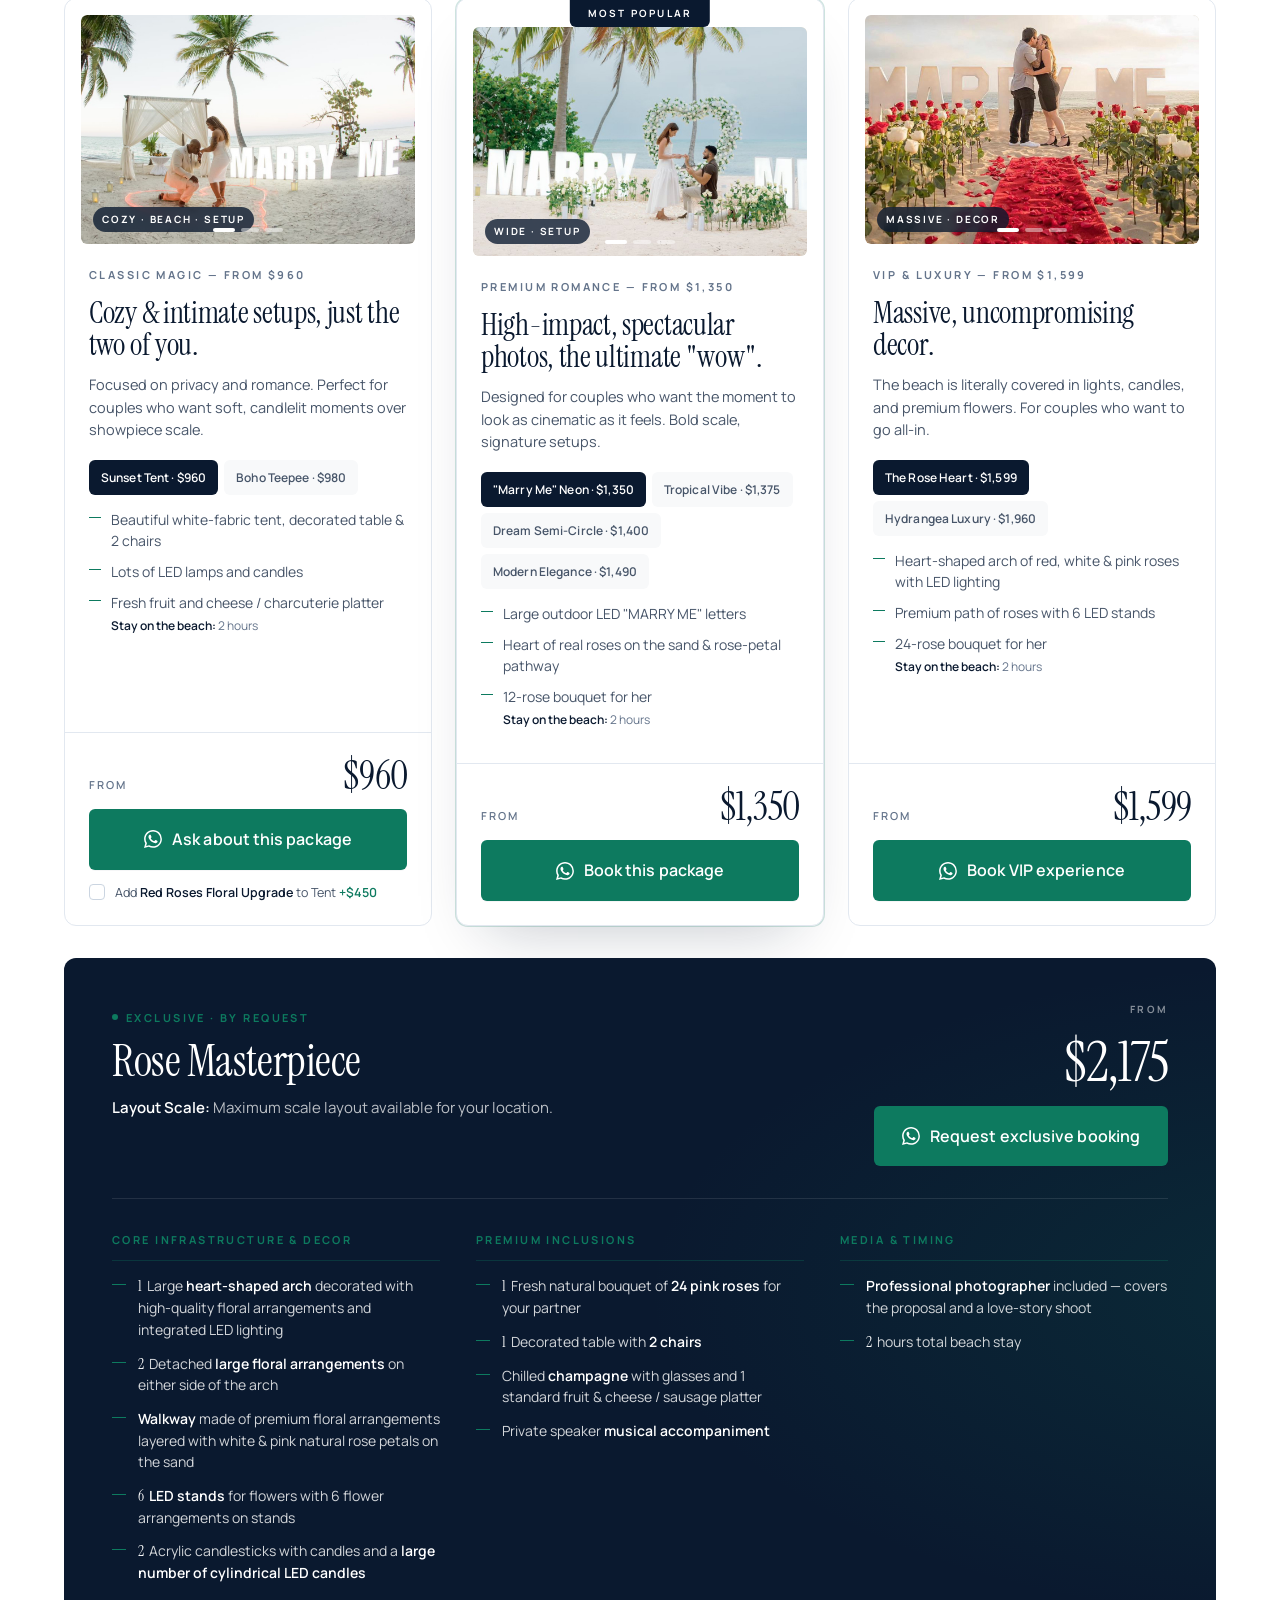
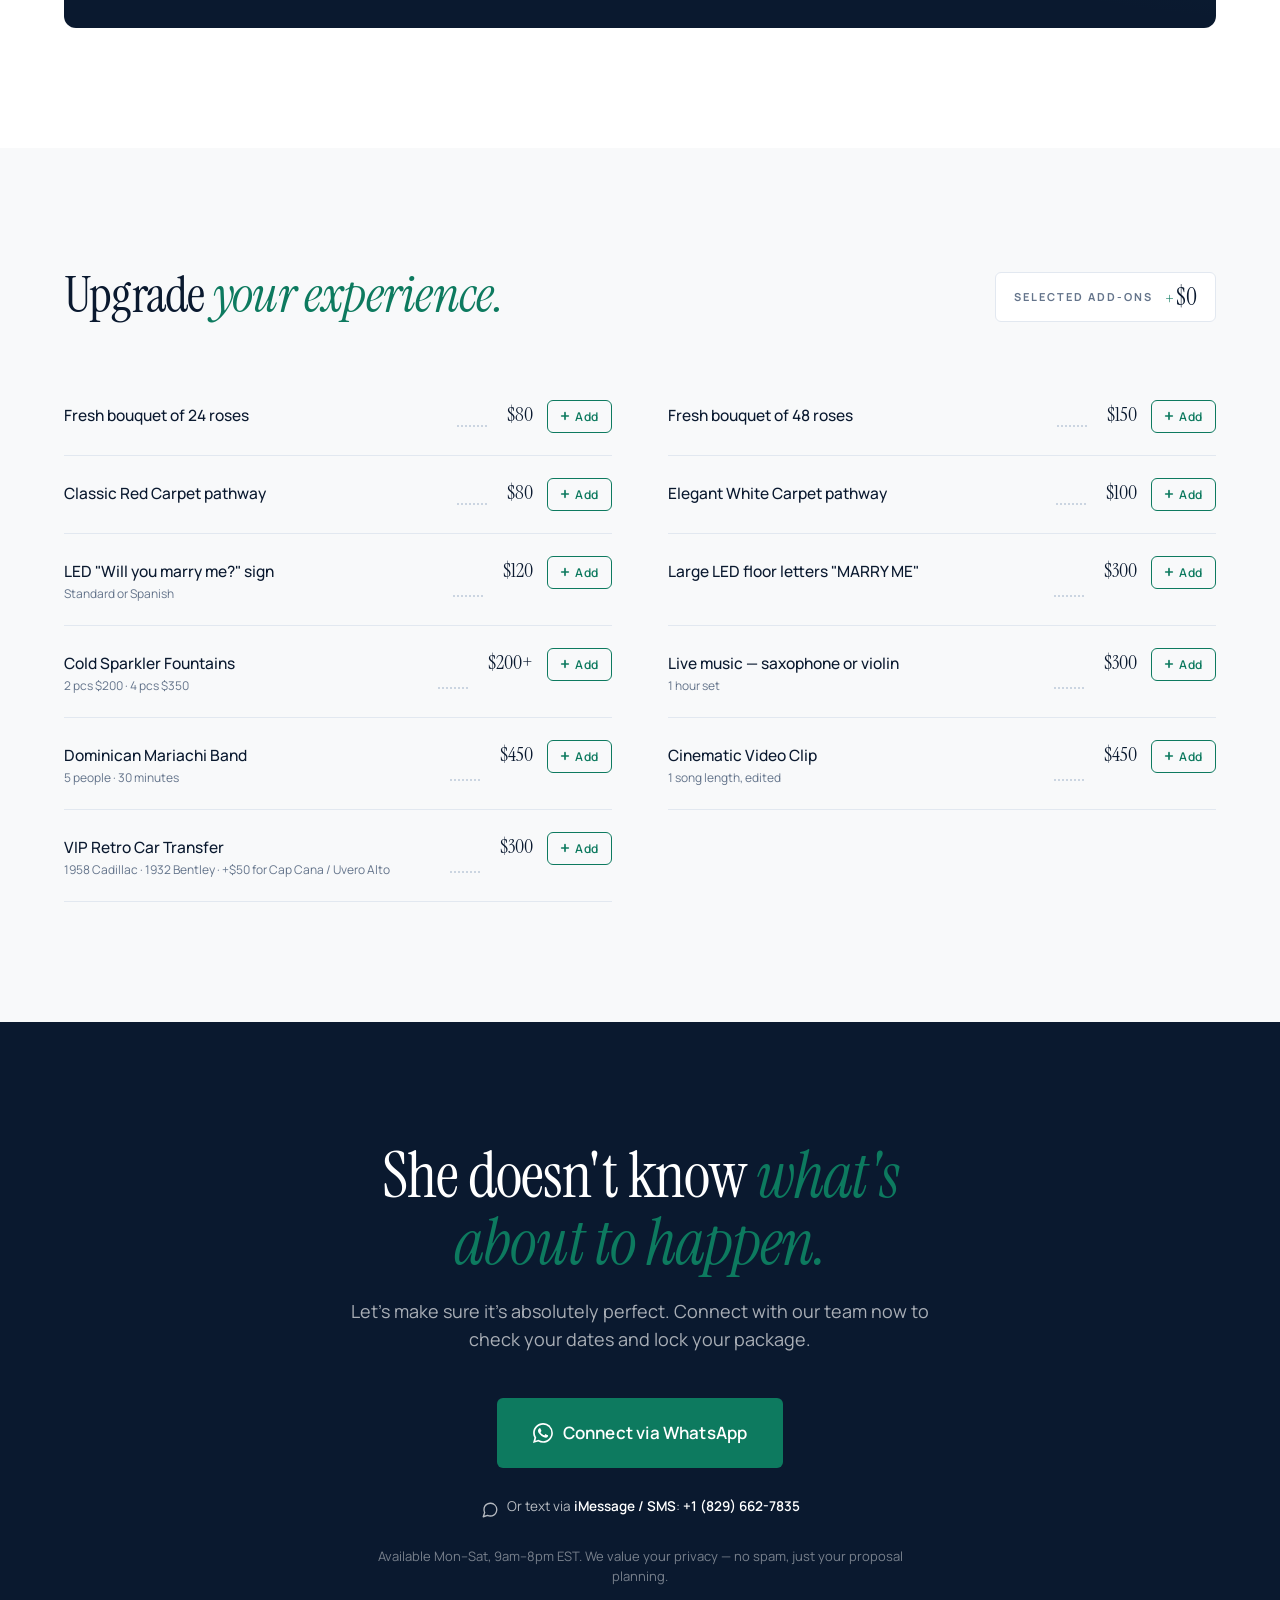
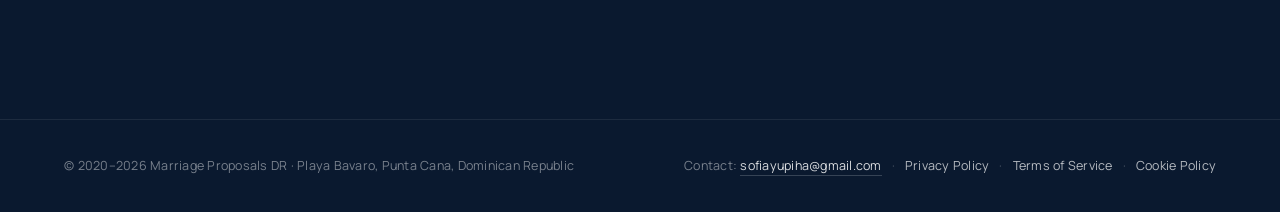
<file: index-short.html>
<!doctype html>
<html lang="en">
<head>
<meta charset="utf-8" />
<meta name="viewport" content="width=device-width, initial-scale=1" />
<!-- Google Tag Manager -->
<script>(function(w,d,s,l,i){w[l]=w[l]||[];w[l].push({'gtm.start':
new Date().getTime(),event:'gtm.js'});var f=d.getElementsByTagName(s)[0],
j=d.createElement(s),dl=l!='dataLayer'?'&l='+l:'';j.async=true;j.src=
'https://www.googletagmanager.com/gtm.js?id='+i+dl;f.parentNode.insertBefore(j,f);
})(window,document,'script','dataLayer','GTM-TCWJNNDL');</script>
<!-- End Google Tag Manager -->
<title>Marriage Proposal Punta Cana | Luxury Beach Packages</title>
<meta name="description" content="Avoid the stress of remote planning. Full-service, luxury marriage proposals on Punta Cana beaches. Secure payments, local transfer &amp; media included." />
<link rel="icon" type="image/svg+xml" href="favicon.svg" />

<link rel="preconnect" href="https://fonts.googleapis.com" />
<link rel="preconnect" href="https://fonts.gstatic.com" crossorigin />
<link href="https://fonts.googleapis.com/css2?family=Instrument+Serif:ital@0;1&family=Manrope:wght@400;500;600;700&display=swap" rel="stylesheet" />


<template id="__bundler_thumbnail" data-bg-color="#0A192F">
  <svg viewBox="0 0 1200 800" xmlns="http://www.w3.org/2000/svg">
    <rect width="1200" height="800" fill="#0A192F"/>
    <!-- Emerald heart silhouette -->
    <path d="M600 540
             C 600 540, 360 410, 360 280
             C 360 215, 415 165, 480 165
             C 535 165, 580 195, 600 240
             C 620 195, 665 165, 720 165
             C 785 165, 840 215, 840 280
             C 840 410, 600 540, 600 540 Z"
          fill="#0D7A5F"/>
    <!-- Italic 'yes' wordmark -->
    <text x="600" y="660"
          text-anchor="middle"
          font-family="Georgia, 'Instrument Serif', serif"
          font-style="italic"
          font-size="84"
          fill="#FFFFFF"
          letter-spacing="-2">yes.</text>
  </svg>
</template>
<style>
/* ====================================================================
   THE CLEAN ARCHITECT — Marriage Proposals DR
   ==================================================================== */

/* ============ TOKENS ============ */
:root {
  --white:        #FFFFFF;
  --gray-bg:      #F8F9FA;
  --navy:         #0A192F;
  --navy-2:       #112341;
  --emerald:      #0D7A5F;
  --emerald-dark: #0A614B;
  --emerald-soft: rgba(13, 122, 95, 0.10);
  --line:         #E2E8F0;
  --line-dot:     #CBD5E1;
  --ink:          #0A192F;
  --ink-2:        #475569;
  --ink-3:        #64748B;

  --radius-lg: 12px;
  --radius-sm: 6px;

  --gutter: 24px;
  --max-w: 1200px;

  --pad-y: 120px;

  --font-display: "Instrument Serif", "Cormorant Garamond", Georgia, serif;
  --font-body: "Manrope", -apple-system, BlinkMacSystemFont, "Segoe UI", sans-serif;

  --ease: cubic-bezier(.22,.61,.36,1);
}

@media (max-width: 860px) {
  :root { --pad-y: 70px; }
}

* { box-sizing: border-box; }
html, body { margin: 0; padding: 0; }

body {
  font-family: var(--font-body);
  color: var(--ink);
  background: var(--white);
  -webkit-font-smoothing: antialiased;
  -moz-osx-font-smoothing: grayscale;
  font-size: 16px;
  line-height: 1.55;
}

.container {
  width: 100%;
  max-width: var(--max-w);
  margin: 0 auto;
  padding-left: var(--gutter);
  padding-right: var(--gutter);
}

/* ============ TYPE ============ */
.eyebrow {
  font-family: var(--font-body);
  font-size: 12px;
  font-weight: 600;
  letter-spacing: 0.18em;
  text-transform: uppercase;
  color: var(--ink-3);
  margin: 0 0 28px;
}
.eyebrow .dot { color: var(--line-dot); margin: 0 8px; }
/* Keep each label glued to its trailing separator so a "·" never wraps
   to the start of a new line. */
.eyebrow .eb-seg { white-space: nowrap; }

h1.display {
  font-family: var(--font-display);
  font-weight: 400;
  font-size: clamp(44px, 5.6vw, 76px);
  line-height: 1.02;
  letter-spacing: -0.015em;
  color: var(--ink);
  margin: 0 0 28px;
  text-wrap: balance;
}
h1.display em { font-style: italic; color: var(--emerald); }

h2.section-title {
  font-family: var(--font-display);
  font-weight: 400;
  font-size: clamp(34px, 4vw, 54px);
  line-height: 1.06;
  letter-spacing: -0.015em;
  color: var(--ink);
  margin: 0 0 16px;
  text-wrap: balance;
}
h2.section-title em { font-style: italic; color: var(--emerald); }
.section-head--center { text-align: center; max-width: 780px; margin: 0 auto 64px; }
.section-head--center h2.section-title { margin-bottom: 18px; }

.lede {
  font-size: 18px;
  line-height: 1.55;
  color: var(--ink-2);
  max-width: 520px;
  margin: 0 0 32px;
  text-wrap: pretty;
}
.lede b { color: var(--ink); font-weight: 600; }

.section-sub {
  font-size: 18px;
  line-height: 1.55;
  color: var(--ink-2);
  margin: 0;
  text-wrap: pretty;
}
.section-head--center .section-sub { max-width: 640px; margin: 0 auto; }

/* ============ HERO ============ */
.hero {
  background: var(--white);
  padding-top: calc(var(--pad-y) / 2);
  padding-bottom: var(--pad-y);
  overflow: hidden;
}
.hero-inner {
  display: grid;
  grid-template-columns: 1fr 1fr;
  gap: 80px;
  align-items: center;
}
@media (max-width: 980px) {
  .hero-inner { grid-template-columns: 1fr; gap: 56px; }
}
.hero-left { min-width: 0; }

.trust-row {
  display: flex;
  flex-direction: column;
  gap: 14px;
  margin: 36px 0 40px;
  padding-top: 28px;
  border-top: 1px solid var(--line);
}
.trust {
  display: flex;
  align-items: center;
  gap: 14px;
  font-size: 14.5px;
  color: var(--ink-2);
}
.trust .icon {
  width: 18px; height: 18px;
  color: var(--ink-3);
  flex: 0 0 18px;
  display: inline-flex;
  align-items: center;
  justify-content: center;
}
.trust .icon svg { width: 18px; height: 18px; }
.trust b { color: var(--ink); font-weight: 600; }

.cta-wrap { display: flex; flex-direction: column; gap: 14px; }
.btn-primary {
  appearance: none;
  border: 0;
  cursor: pointer;
  display: inline-flex;
  align-items: center;
  justify-content: center;
  gap: 10px;
  background: var(--emerald);
  color: #fff;
  font-family: var(--font-body);
  font-weight: 600;
  font-size: 16px;
  letter-spacing: 0.005em;
  padding: 18px 28px;
  border-radius: var(--radius-sm);
  transition: all 0.3s var(--ease);
  align-self: flex-start;
  box-shadow: 0 1px 0 rgba(10,25,47,0.04);
  text-decoration: none;
}
.btn-primary:hover {
  background: var(--emerald-dark);
  transform: scale(1.02);
  box-shadow: 0 8px 22px -10px rgba(13, 122, 95, 0.55);
}
.btn-primary .wa-icon { width: 18px; height: 18px; }

.subtext {
  font-size: 13.5px;
  color: var(--ink-3);
  margin: 4px 0 0;
  line-height: 1.5;
}
.subtext .sep { color: var(--line-dot); margin: 0 6px; }

.imsg-link {
  display: inline-flex;
  align-items: center;
  gap: 8px;
  margin-top: 14px;
  font-size: 13.5px;
  color: var(--ink-2);
  text-decoration: none;
}
.imsg-link .imsg-icon { width: 18px; height: 18px; flex: 0 0 18px; position: relative; top: 3px; }
.imsg-link .imsg-label {
  border-bottom: 1px solid transparent;
  transition: border-color 0.2s var(--ease), color 0.2s var(--ease);
}
.imsg-link:hover .imsg-label {
  border-bottom-color: var(--ink-2);
  color: var(--ink);
}
.imsg-link strong { color: var(--ink); font-weight: 600; }

.hero-right { min-width: 0; }
.photo-frame {
  position: relative;
  width: 100%;
  aspect-ratio: 4 / 5;
  border-radius: var(--radius-lg);
  overflow: hidden;
  background: #d9d2c4;
  box-shadow: 0 30px 60px -30px rgba(10,25,47,0.25);
}
.photo-frame image-slot { --slot-bg: transparent; }
.photo-frame .hero-photo-img {
  position: absolute;
  inset: 0;
  width: 100%;
  height: 100%;
  object-fit: cover;
  object-position: center;
  display: block;
}
.photo-frame::after {
  content: "";
  position: absolute; inset: 0;
  background: radial-gradient(ellipse at center,
    rgba(10,25,47,0) 35%,
    rgba(10,25,47,0.18) 100%);
  pointer-events: none;
  z-index: 2;
}
.photo-caption {
  position: absolute;
  left: 20px; bottom: 20px;
  z-index: 3;
  display: inline-flex;
  align-items: center;
  gap: 8px;
  background: rgba(255,255,255,0.92);
  backdrop-filter: blur(6px);
  -webkit-backdrop-filter: blur(6px);
  color: var(--ink);
  font-size: 11px;
  font-weight: 600;
  letter-spacing: 0.14em;
  text-transform: uppercase;
  padding: 8px 12px;
  border-radius: var(--radius-sm);
}
.photo-caption .pin { width: 12px; height: 12px; color: var(--emerald); }

.photo-badge {
  position: absolute;
  z-index: 3;
  top: 20px; right: 20px;
  background: var(--white);
  color: var(--ink);
  padding: 12px 14px;
  border-radius: var(--radius-sm);
  font-size: 12px;
  line-height: 1.3;
  box-shadow: 0 10px 30px -10px rgba(10,25,47,0.25);
  display: flex;
  align-items: center;
  gap: 10px;
}
.photo-badge .num {
  font-family: var(--font-display);
  font-size: 28px;
  line-height: 1;
  color: var(--emerald);
}
.photo-badge .lbl {
  font-size: 11px;
  color: var(--ink-2);
  text-transform: uppercase;
  letter-spacing: 0.1em;
}
.photo-badge .lbl b { display:block; color: var(--ink); font-size: 12px; letter-spacing: 0.02em; text-transform: none; margin-top: 2px;}

/* ============ NUMBERS ============ */
.numbers {
  background: var(--gray-bg);
  padding-top: var(--pad-y);
  padding-bottom: var(--pad-y);
}
.numbers-grid {
  display: grid;
  grid-template-columns: repeat(4, 1fr);
  gap: 0;
  border-left: 1px solid var(--line);
}
.stat {
  padding: 8px 32px;
  border-right: 1px solid var(--line);
  display: flex;
  flex-direction: column;
  gap: 10px;
}
.stat .value {
  font-family: var(--font-display);
  font-weight: 400;
  font-size: clamp(48px, 5.2vw, 68px);
  line-height: 1;
  color: var(--ink);
  letter-spacing: -0.02em;
  display: flex;
  align-items: baseline;
  gap: 2px;
}
.stat .value .suffix { font-size: 0.55em; color: var(--emerald); margin-left: 4px; }
.stat .value .prefix { font-size: 0.55em; color: var(--ink-3); margin-right: 4px; }
.stat .label {
  font-size: 13px;
  color: var(--ink-2);
  line-height: 1.45;
  max-width: 200px;
}
.stat .label b { color: var(--ink); font-weight: 600; display: block; margin-bottom: 2px; font-size: 14px; }

@media (max-width: 860px) {
  .numbers-grid {
    grid-template-columns: 1fr 1fr;
    border-left: 0;
    border-top: 1px solid var(--line);
  }
  .stat {
    padding: 28px 20px;
    border-right: 1px solid var(--line);
    border-bottom: 1px solid var(--line);
  }
  .stat:nth-child(2n) { border-right: 0; }
  .stat:nth-child(n+3) { border-bottom: 0; }
}

/* ============ BLOCK 3 — HOW IT WORKS (DARK) ============ */
.how {
  background: var(--navy);
  color: #fff;
  padding-top: var(--pad-y);
  padding-bottom: var(--pad-y);
}
.how .section-title { color: #fff; }
.how .section-title em { color: var(--emerald); }
.how .section-sub { color: rgba(255,255,255,0.65); }

.steps-grid {
  display: grid;
  grid-template-columns: repeat(3, 1fr);
  gap: 24px;
}
@media (max-width: 860px) { .steps-grid { grid-template-columns: 1fr; gap: 16px; } }

.step-card {
  position: relative;
  padding: 36px 32px 32px;
  border: 1px solid rgba(255,255,255,0.10);
  border-radius: var(--radius-lg);
  background: transparent;
  transition: background 0.35s var(--ease), border-color 0.35s var(--ease), transform 0.35s var(--ease);
  display: flex;
  flex-direction: column;
  gap: 18px;
}
.step-card:hover {
  background: rgba(255,255,255,0.03);
  border-color: rgba(255,255,255,0.22);
}
.step-card .step-num {
  font-family: var(--font-display);
  font-size: 56px;
  line-height: 1;
  color: var(--emerald);
  letter-spacing: -0.01em;
}
.step-card h3 {
  font-family: var(--font-body);
  font-weight: 600;
  font-size: 19px;
  line-height: 1.3;
  margin: 0;
  color: #fff;
  letter-spacing: -0.005em;
}
.step-card p {
  font-size: 15px;
  line-height: 1.6;
  color: rgba(255,255,255,0.65);
  margin: 0;
}

/* Step 2 — video thumb strip */
.video-strip {
  display: flex;
  gap: 10px;
  margin-top: 6px;
  padding-top: 22px;
  border-top: 1px solid rgba(255,255,255,0.08);
}
.video-strip--wide {
  flex-direction: column;
  gap: 10px;
}
.video-strip--feature {
  flex-direction: column;
  gap: 8px;
}
.video-strip-row {
  display: grid;
  grid-template-columns: 1fr 1fr;
  gap: 8px;
}
.video-thumb--mini .vt-dur {
  font-size: 9px;
  padding: 1px 5px;
}
.video-thumb--mini .vt-play {
  width: 28px; height: 28px;
}
.video-thumb--mini .vt-play svg { width: 10px; height: 10px; }
.video-thumb--hero .vt-caption {
  position: absolute;
  left: 12px; bottom: 10px;
  z-index: 2;
  color: #fff;
  font-size: 12px;
  font-weight: 600;
  letter-spacing: 0.02em;
  text-shadow: 0 1px 8px rgba(0,0,0,0.5);
}
.video-strip-label {
  font-size: 11px;
  font-weight: 700;
  letter-spacing: 0.22em;
  text-transform: uppercase;
  color: var(--emerald);
  margin: 0 0 12px;
  display: flex;
  align-items: center;
  gap: 8px;
}
.video-strip-label::before,
.video-strip-label::after {
  content: "";
  flex: 0 0 8px;
  width: 8px; height: 1px;
  background: var(--emerald);
}
.video-strip-label::after { flex: 1; max-width: 32px; }
.video-thumb {
  position: relative;
  width: 100%;
  aspect-ratio: 9 / 16;
  border-radius: var(--radius-sm);
  overflow: hidden;
  background: #1A2A47;
  cursor: pointer;
  border: 1px solid rgba(255,255,255,0.10);
  transition: transform 0.25s var(--ease), border-color 0.25s var(--ease);
}
.video-thumb--wide {
  aspect-ratio: 16 / 9;
  display: block;
  text-decoration: none;
  color: inherit;
}
.video-thumb .vt-img {
  position: absolute;
  inset: 0;
  width: 100%;
  height: 100%;
  object-fit: cover;
  display: block;
  transition: transform 0.45s var(--ease);
}
.video-thumb:hover .vt-img { transform: scale(1.04); }
.video-thumb:hover {
  transform: translateY(-2px);
  border-color: var(--emerald);
}
.video-thumb image-slot { --slot-bg: transparent; }
.video-thumb .vt-play {
  position: absolute;
  top: 50%; left: 50%;
  transform: translate(-50%,-50%);
  width: 32px; height: 32px;
  border-radius: 999px;
  background: rgba(255,255,255,0.92);
  display: inline-flex;
  align-items: center;
  justify-content: center;
  color: var(--navy);
  z-index: 2;
  transition: transform 0.25s var(--ease), background 0.25s var(--ease);
}
.video-thumb:hover .vt-play {
  background: var(--emerald);
  color: #fff;
  transform: translate(-50%,-50%) scale(1.08);
}
.video-thumb .vt-play svg { width: 12px; height: 12px; margin-left: 2px; }
.video-thumb .vt-dur {
  position: absolute;
  bottom: 6px; right: 6px;
  z-index: 2;
  background: rgba(10,25,47,0.78);
  color: #fff;
  font-size: 10px;
  font-weight: 600;
  letter-spacing: 0.04em;
  padding: 2px 6px;
  border-radius: 4px;
}
.video-thumb .vt-shade {
  position: absolute; inset: 0;
  background: linear-gradient(180deg, rgba(0,0,0,0) 50%, rgba(0,0,0,0.45));
  z-index: 1;
}
.video-thumb--wide .vt-play {
  width: 46px; height: 46px;
}
.video-thumb--wide .vt-play svg { width: 16px; height: 16px; }

/* "Watch our proposal films" CTA link inside step card */
.watch-films-link {
  margin-top: 16px;
  display: inline-flex;
  align-items: center;
  gap: 10px;
  padding: 11px 16px 11px 12px;
  border-radius: 999px;
  background: rgba(13,122,95,0.14);
  border: 1px solid rgba(13,122,95,0.45);
  color: #fff;
  text-decoration: none;
  font-size: 13.5px;
  font-weight: 600;
  letter-spacing: 0.01em;
  align-self: flex-start;
  transition: background 0.25s var(--ease), border-color 0.25s var(--ease), transform 0.25s var(--ease);
}
.watch-films-link:hover {
  background: var(--emerald);
  border-color: var(--emerald);
  transform: translateY(-1px);
}
.watch-films-link .wfl-icon {
  width: 26px; height: 26px;
  border-radius: 999px;
  background: var(--emerald);
  color: #fff;
  display: inline-flex;
  align-items: center;
  justify-content: center;
  flex: 0 0 26px;
  transition: background 0.25s var(--ease);
}
.watch-films-link:hover .wfl-icon { background: #fff; color: var(--emerald); }
.watch-films-link .wfl-icon svg { width: 11px; height: 11px; margin-left: 1px; }
.watch-films-link .wfl-arrow { width: 14px; height: 14px; opacity: 0.7; transition: transform 0.25s var(--ease), opacity 0.25s var(--ease); }
.watch-films-link:hover .wfl-arrow { transform: translateX(3px); opacity: 1; }
.step-card--video { display: flex; flex-direction: column; }

/* Lightbox */
.lightbox {
  position: fixed;
  inset: 0;
  background: rgba(5, 14, 27, 0.86);
  backdrop-filter: blur(8px);
  -webkit-backdrop-filter: blur(8px);
  display: none;
  align-items: center;
  justify-content: center;
  padding: 40px 24px;
  z-index: 100;
  opacity: 0;
  transition: opacity 0.25s var(--ease);
}
.lightbox.is-open { display: flex; opacity: 1; }
.lightbox-stage {
  position: relative;
  width: min(960px, 100%);
  aspect-ratio: 16 / 9;
  border-radius: 18px;
  overflow: hidden;
  background: #000;
  box-shadow: 0 40px 100px -20px rgba(0,0,0,0.7);
  transform: scale(0.96);
  transition: transform 0.3s var(--ease);
}
.lightbox.is-open .lightbox-stage { transform: scale(1); }
.lightbox-video {
  position: absolute;
  inset: 0;
  background: #000;
}
.lightbox-video iframe {
  width: 100%;
  height: 100%;
  border: 0;
  display: block;
}
.lightbox-overlay {
  position: absolute;
  left: 0; right: 0; bottom: 0;
  z-index: 3;
  display: flex;
  align-items: flex-end;
  justify-content: space-between;
  gap: 16px;
  padding: 18px 22px 16px;
  background: linear-gradient(180deg, rgba(0,0,0,0) 0%, rgba(0,0,0,0.75) 100%);
  pointer-events: none;
  opacity: 1;
  transition: opacity 0.3s var(--ease);
}
.lightbox.is-playing .lightbox-overlay { opacity: 0; pointer-events: none; }
.lightbox-overlay .lb-tag {
  align-self: flex-start;
  font-size: 10px;
  font-weight: 700;
  letter-spacing: 0.22em;
  text-transform: uppercase;
  color: var(--emerald);
  background: rgba(255,255,255,0.08);
  border: 1px solid rgba(255,255,255,0.18);
  padding: 6px 10px;
  border-radius: 999px;
}
.lightbox-overlay .lb-cap {
  color: #fff;
  font-size: 14.5px;
  line-height: 1.4;
}
.lightbox-overlay .lb-cap b { font-weight: 600; display: block; margin-bottom: 4px; }
.lightbox-overlay .lb-cap small { color: rgba(255,255,255,0.65); font-size: 11.5px; letter-spacing: 0.06em; text-transform: uppercase; font-weight: 600; }
.lightbox-close {
  position: absolute;
  top: -54px; right: -4px;
  width: 40px; height: 40px;
  border-radius: 999px;
  background: rgba(255,255,255,0.10);
  border: 1px solid rgba(255,255,255,0.20);
  color: #fff;
  cursor: pointer;
  display: inline-flex;
  align-items: center;
  justify-content: center;
  z-index: 5;
  transition: background 0.2s var(--ease);
}
.lightbox-close:hover { background: rgba(255,255,255,0.20); }
.lightbox-close svg { width: 16px; height: 16px; }

/* ============ BLOCK 4 — PACKAGES ============ */
.packages {
  background: var(--white);
  padding-top: var(--pad-y);
  padding-bottom: var(--pad-y);
}
.pkg-grid {
  display: grid;
  grid-template-columns: repeat(3, 1fr);
  gap: 24px;
  align-items: stretch;
}
@media (max-width: 980px) { .pkg-grid { grid-template-columns: 1fr; gap: 20px; } }

.pkg-card {
  position: relative;
  background: var(--white);
  border: 1px solid var(--line);
  border-radius: var(--radius-lg);
  display: flex;
  flex-direction: column;
  overflow: hidden;
  transition: box-shadow 0.3s var(--ease), transform 0.3s var(--ease);
}
.pkg-card:hover {
  box-shadow: 0 24px 60px -30px rgba(10,25,47,0.22);
}
.pkg-card--popular {
  transform: translateY(-10px);
  box-shadow:
    0 0 0 1px rgba(13,122,95,0.20),
    0 30px 60px -30px rgba(10,25,47,0.25);
}
.pkg-card--popular:hover {
  box-shadow:
    0 0 0 1px rgba(13,122,95,0.30),
    0 36px 80px -30px rgba(10,25,47,0.30);
}
@media (max-width: 980px) {
  .pkg-card--popular { transform: none; }
}

.pkg-ribbon {
  position: absolute;
  top: 0; left: 50%;
  transform: translateX(-50%);
  background: var(--navy);
  color: #fff;
  font-size: 10px;
  font-weight: 700;
  letter-spacing: 0.22em;
  text-transform: uppercase;
  padding: 7px 18px 6px;
  border-bottom-left-radius: var(--radius-sm);
  border-bottom-right-radius: var(--radius-sm);
  z-index: 2;
}

.pkg-photo {
  position: relative;
  width: 100%;
  aspect-ratio: 16 / 11;
  border-radius: var(--radius-sm);
  overflow: hidden;
  background: #e7e1d4;
  margin: 0;
}
.pkg-photo-wrap { padding: 16px 16px 0; position: relative; }

/* Package vibe badges — sit above the photo gallery */
.pkg-badges {
  position: absolute;
  top: 26px; left: 26px; right: 26px;
  z-index: 5;
  display: flex;
  flex-wrap: wrap;
  gap: 6px;
  pointer-events: none;
}
.pkg-badge {
  background: rgba(10,25,47,0.78);
  color: #fff;
  font-size: 10px;
  font-weight: 700;
  letter-spacing: 0.14em;
  text-transform: uppercase;
  padding: 5px 9px;
  border-radius: 999px;
  backdrop-filter: blur(6px);
  -webkit-backdrop-filter: blur(6px);
  border: 1px solid rgba(255,255,255,0.10);
}

/* Package gallery (mini-slider per tab) */
.pkg-galleries {
  position: relative;
  width: 100%;
  aspect-ratio: 16 / 11;
  border-radius: var(--radius-sm);
  overflow: hidden;
  background: #e7e1d4;
  /* Let our JS own horizontal swipes (so they don't trigger browser
     back-navigation); vertical page scroll still works. */
  touch-action: pan-y;
  overscroll-behavior-x: contain;
}
.pkg-gallery {
  position: absolute;
  inset: 0;
  opacity: 0;
  pointer-events: none;
  transition: opacity 0.25s var(--ease);
}
.pkg-gallery.is-active {
  opacity: 1;
  pointer-events: auto;
}
.pkg-slide {
  position: absolute;
  inset: 0;
  opacity: 0;
  transition: opacity 0.45s var(--ease);
}
.pkg-slide.is-active { opacity: 1; }
.pkg-slide image-slot { --slot-bg: transparent; }
.pkg-slide-img {
  position: absolute;
  inset: 0;
  width: 100%;
  height: 100%;
  object-fit: cover;
  display: block;
  border-radius: 6px;
}
.pkg-slide-tag {
  position: absolute;
  left: 12px; bottom: 12px;
  z-index: 2;
  background: rgba(10,25,47,0.78);
  color: #fff;
  font-size: 10px;
  font-weight: 700;
  letter-spacing: 0.18em;
  text-transform: uppercase;
  padding: 5px 9px;
  border-radius: 999px;
  backdrop-filter: blur(4px);
  -webkit-backdrop-filter: blur(4px);
}
.gallery-nav {
  position: absolute;
  top: 50%;
  transform: translateY(-50%);
  z-index: 3;
  width: 32px; height: 32px;
  border-radius: 999px;
  border: 0;
  background: rgba(255,255,255,0.92);
  color: var(--navy);
  cursor: pointer;
  display: inline-flex;
  align-items: center;
  justify-content: center;
  transition: background 0.2s var(--ease), transform 0.2s var(--ease);
  opacity: 0;
}
.pkg-galleries:hover .gallery-nav { opacity: 1; }
.gallery-nav:hover { background: #fff; transform: translateY(-50%) scale(1.06); }
.gallery-nav.prev { left: 10px; }
.gallery-nav.next { right: 10px; }
.gallery-nav svg { width: 14px; height: 14px; }
.gallery-dots {
  position: absolute;
  left: 50%;
  transform: translateX(-50%);
  bottom: 12px;
  z-index: 3;
  display: flex;
  gap: 6px;
}
.gallery-dot {
  width: 18px; height: 4px;
  border-radius: 999px;
  background: rgba(255,255,255,0.45);
  border: 0;
  padding: 0;
  cursor: pointer;
  transition: background 0.2s var(--ease), width 0.2s var(--ease);
}
.gallery-dot.is-active { background: #fff; width: 22px; }

.pkg-body {
  padding: 22px 24px 0;
  display: flex;
  flex-direction: column;
  flex: 1;
  gap: 14px;
}
.pkg-title {
  font-family: var(--font-body);
  font-weight: 700;
  font-size: 11px;
  letter-spacing: 0.22em;
  text-transform: uppercase;
  color: var(--ink-3);
  margin: 0;
}
.pkg-name {
  font-family: var(--font-display);
  font-weight: 400;
  font-size: 30px;
  line-height: 1.05;
  color: var(--ink);
  margin: 0;
  letter-spacing: -0.01em;
}
.pkg-desc {
  font-size: 14.5px;
  color: var(--ink-2);
  line-height: 1.55;
  margin: 0;
}

/* Tabs */
.pkg-tabs {
  display: flex;
  flex-wrap: wrap;
  gap: 6px;
  margin-top: 4px;
}
.pkg-tab {
  appearance: none;
  border: 0;
  cursor: pointer;
  background: var(--gray-bg);
  color: var(--ink-2);
  font-family: var(--font-body);
  font-weight: 600;
  font-size: 12px;
  letter-spacing: 0.01em;
  padding: 9px 12px;
  border-radius: var(--radius-sm);
  transition: background 0.2s var(--ease), color 0.2s var(--ease);
  white-space: nowrap;
}
.pkg-tab:hover { background: #EEF1F4; color: var(--ink); }
.pkg-tab.is-active {
  background: var(--navy);
  color: #fff;
}

.pkg-dyn {
  min-height: 0;
  transition: opacity 0.2s var(--ease);
}
.pkg-dyn.is-fading { opacity: 0; }
.pkg-features {
  list-style: none;
  padding: 0;
  margin: 0;
  display: flex;
  flex-direction: column;
  gap: 10px;
}
.pkg-features li {
  font-size: 14px;
  line-height: 1.5;
  color: var(--ink-2);
  padding-left: 22px;
  position: relative;
}
.pkg-features li::before {
  content: "";
  position: absolute;
  left: 0; top: 8px;
  width: 12px; height: 1px;
  background: var(--emerald);
}
.pkg-stay {
  font-size: 12px;
  color: var(--ink-3);
  margin-top: 4px;
  padding-left: 22px;
}
.pkg-stay b { color: var(--ink); font-weight: 600; }

.pkg-footer {
  padding: 22px 24px 24px;
  border-top: 1px solid var(--line);
  margin-top: 22px;
  display: flex;
  flex-direction: column;
  gap: 14px;
}
.pkg-price-row {
  display: flex;
  align-items: baseline;
  justify-content: space-between;
  gap: 12px;
}
.pkg-price {
  font-family: var(--font-display);
  font-weight: 400;
  font-size: 40px;
  line-height: 1;
  color: var(--ink);
  letter-spacing: -0.02em;
  transition: opacity 0.2s var(--ease);
}
.pkg-price.is-fading { opacity: 0; }
.pkg-price-label {
  font-size: 11px;
  font-weight: 600;
  letter-spacing: 0.18em;
  text-transform: uppercase;
  color: var(--ink-3);
}
.pkg-cta {
  width: 100%;
  justify-content: center;
}
.pkg-checkbox {
  display: flex;
  align-items: flex-start;
  gap: 10px;
  font-size: 12.5px;
  color: var(--ink-2);
  cursor: pointer;
  user-select: none;
  line-height: 1.4;
}
.pkg-checkbox input {
  position: absolute;
  opacity: 0;
  pointer-events: none;
}
.pkg-checkbox .cb-box {
  width: 16px; height: 16px;
  border-radius: 4px;
  border: 1.5px solid var(--line-dot);
  flex: 0 0 16px;
  display: inline-flex;
  align-items: center;
  justify-content: center;
  color: transparent;
  transition: all 0.2s var(--ease);
}
.pkg-checkbox input:checked + .cb-box {
  background: var(--emerald);
  border-color: var(--emerald);
  color: #fff;
}
.pkg-checkbox .cb-box svg { width: 10px; height: 10px; }
.pkg-checkbox b { color: var(--ink); font-weight: 600; }

/* Exclusive masterpiece — restructured */
.exclusive {
  margin-top: 32px;
  background: var(--navy);
  color: #fff;
  border-radius: var(--radius-lg);
  padding: 44px 48px;
  display: flex;
  flex-direction: column;
  gap: 32px;
  position: relative;
  overflow: hidden;
}
@media (max-width: 860px) {
  .exclusive { padding: 28px; gap: 24px; }
}
.exclusive::before {
  content: "";
  position: absolute;
  top: 0; bottom: 0; right: -10%;
  width: 60%;
  background: radial-gradient(ellipse at right, rgba(13,122,95,0.18), transparent 70%);
  pointer-events: none;
}
.exclusive > * { position: relative; z-index: 1; }

.exclusive-top {
  display: grid;
  grid-template-columns: 1fr auto;
  gap: 40px;
  align-items: flex-start;
}
@media (max-width: 860px) {
  .exclusive-top { grid-template-columns: 1fr; gap: 20px; }
}
.exclusive-headline { min-width: 0; }
.exclusive-eyebrow {
  font-size: 11px;
  font-weight: 700;
  letter-spacing: 0.22em;
  text-transform: uppercase;
  color: var(--emerald);
  margin: 0 0 12px;
  display: inline-flex;
  align-items: center;
  gap: 8px;
}
.exclusive-eyebrow::before {
  content: "";
  width: 6px; height: 6px;
  border-radius: 999px;
  background: var(--emerald);
}
.exclusive-title {
  font-family: var(--font-display);
  font-weight: 400;
  font-size: clamp(32px, 3.6vw, 44px);
  line-height: 1.05;
  margin: 0 0 12px;
  letter-spacing: -0.01em;
}
.exclusive-scale {
  font-size: 15px;
  line-height: 1.55;
  color: rgba(255,255,255,0.72);
  margin: 0;
  max-width: 580px;
}
.exclusive-scale b { color: #fff; font-weight: 600; }

.exclusive-right {
  display: flex;
  flex-direction: column;
  align-items: flex-end;
  gap: 16px;
  text-align: right;
}
@media (max-width: 860px) {
  .exclusive-right { align-items: flex-start; text-align: left; }
}
.exclusive-price-label {
  font-size: 10px;
  font-weight: 700;
  letter-spacing: 0.22em;
  text-transform: uppercase;
  color: rgba(255,255,255,0.5);
  margin: 0;
}
.exclusive-price {
  font-family: var(--font-display);
  font-size: clamp(40px, 4.6vw, 56px);
  line-height: 1;
  letter-spacing: -0.02em;
  color: #fff;
  margin: 0;
  white-space: nowrap;
}

.exclusive-divider {
  height: 1px;
  background: rgba(255,255,255,0.10);
}

.exclusive-grid {
  display: grid;
  grid-template-columns: repeat(3, 1fr);
  gap: 36px;
}
@media (max-width: 860px) {
  .exclusive-grid { grid-template-columns: 1fr; gap: 28px; }
}

.exclusive-group {
  display: flex;
  flex-direction: column;
  gap: 14px;
}
.exclusive-group h4 {
  font-family: var(--font-body);
  font-weight: 700;
  font-size: 11px;
  letter-spacing: 0.22em;
  text-transform: uppercase;
  color: var(--emerald);
  margin: 0;
  padding-bottom: 12px;
  border-bottom: 1px solid rgba(13,122,95,0.30);
}
.exclusive-list {
  list-style: none;
  padding: 0;
  margin: 0;
  display: flex;
  flex-direction: column;
  gap: 12px;
}
.exclusive-list li {
  font-size: 14px;
  line-height: 1.55;
  color: rgba(255,255,255,0.82);
  padding-left: 26px;
  position: relative;
}
.exclusive-list li::before {
  content: "";
  position: absolute;
  left: 0; top: 9px;
  width: 14px; height: 1px;
  background: var(--emerald);
}
.exclusive-list li .qty {
  color: #fff;
  font-family: var(--font-display);
  font-size: 1.1em;
  line-height: 1;
  font-weight: 400;
  margin-right: 2px;
}
.exclusive-list li b { color: #fff; font-weight: 600; }

/* ============ BLOCK 5 — ADD-ONS ============ */
.addons {
  background: var(--gray-bg);
  padding-top: var(--pad-y);
  padding-bottom: var(--pad-y);
}
.addons-head {
  display: flex;
  justify-content: space-between;
  align-items: flex-end;
  gap: 24px;
  margin-bottom: 56px;
  flex-wrap: wrap;
}
.addons-head h2 { margin: 0; max-width: 540px; }

.addon-total {
  display: inline-flex;
  align-items: center;
  gap: 12px;
  background: var(--white);
  border: 1px solid var(--line);
  border-radius: var(--radius-sm);
  padding: 12px 18px;
}
.addon-total-label {
  font-size: 11px;
  font-weight: 700;
  letter-spacing: 0.18em;
  text-transform: uppercase;
  color: var(--ink-3);
}
.addon-total-val {
  font-family: var(--font-display);
  font-size: 24px;
  line-height: 1;
  color: var(--ink);
}
.addon-total-val .plus { color: var(--emerald); margin-right: 2px; font-size: 0.7em; }

.addons-grid {
  display: grid;
  grid-template-columns: 1fr 1fr;
  gap: 0 56px;
}
@media (max-width: 860px) { .addons-grid { grid-template-columns: 1fr; gap: 0; } }

.addon-row {
  display: grid;
  grid-template-columns: 1fr auto auto;
  align-items: baseline;
  column-gap: 14px;
  padding: 22px 0;
  border-bottom: 1px solid var(--line);
}
.addon-name {
  font-size: 15.5px;
  color: var(--ink);
  font-weight: 500;
  display: flex;
  flex-direction: column;
  gap: 2px;
}
.addon-name small {
  font-size: 12px;
  color: var(--ink-3);
  font-weight: 400;
  line-height: 1.45;
}
.addon-dots {
  border-bottom: 2px dotted var(--line-dot);
  height: 1px;
  align-self: end;
  margin: 0 6px 6px;
  min-width: 30px;
}
.addon-price {
  font-family: var(--font-display);
  font-size: 20px;
  color: var(--ink);
  line-height: 1;
  white-space: nowrap;
}
.addon-add {
  grid-column: 3;
  margin-left: 14px;
  align-self: center;
}
.addon-row {
  grid-template-columns: 1fr auto auto auto;
}

.addon-btn {
  appearance: none;
  cursor: pointer;
  background: transparent;
  color: var(--emerald);
  border: 1px solid var(--emerald);
  font-family: var(--font-body);
  font-weight: 600;
  font-size: 12px;
  letter-spacing: 0.06em;
  padding: 7px 12px;
  border-radius: var(--radius-sm);
  display: inline-flex;
  align-items: center;
  gap: 5px;
  white-space: nowrap;
  transition: all 0.2s var(--ease);
}
.addon-btn:hover {
  background: var(--emerald-soft);
}
.addon-btn .ico {
  width: 10px; height: 10px;
  display: inline-flex;
  align-items: center;
  justify-content: center;
}
.addon-btn .ico svg { width: 100%; height: 100%; }
.addon-btn[data-added="true"] {
  background: var(--emerald);
  color: #fff;
  border-color: var(--emerald);
}
.addon-btn[data-added="true"]:hover { background: var(--emerald-dark); border-color: var(--emerald-dark); }
.addon-btn .label-add { display: inline; }
.addon-btn .label-added { display: none; }
.addon-btn[data-added="true"] .label-add { display: none; }
.addon-btn[data-added="true"] .label-added { display: inline; }
.addon-btn .ico-plus { display: inline-flex; }
.addon-btn .ico-check { display: none; }
.addon-btn[data-added="true"] .ico-plus { display: none; }
.addon-btn[data-added="true"] .ico-check { display: inline-flex; }

/* ============ BLOCK 6 — RETRO CARS ============ */
.cars {
  background: var(--white);
  padding-top: var(--pad-y);
  padding-bottom: var(--pad-y);
}
.cars-head {
  display: flex;
  justify-content: space-between;
  align-items: flex-end;
  gap: 24px;
  margin-bottom: 48px;
  flex-wrap: wrap;
}
.cars-head-text { max-width: 640px; }
.cars-head h2 { margin: 0 0 14px; }
.cars-head .section-sub { max-width: 540px; }
.cars-nav {
  display: flex;
  gap: 8px;
}
@media (max-width: 640px) { .cars-nav { display: none; } }
.cars-nav-btn {
  width: 46px; height: 46px;
  border-radius: 999px;
  border: 1px solid var(--line);
  background: var(--white);
  color: var(--ink);
  cursor: pointer;
  display: inline-flex; align-items: center; justify-content: center;
  transition: all 0.2s var(--ease);
}
.cars-nav-btn:hover {
  background: var(--ink);
  color: #fff;
  border-color: var(--ink);
}
.cars-nav-btn:disabled {
  opacity: 0.35;
  pointer-events: none;
}
.cars-nav-btn svg { width: 16px; height: 16px; }

.cars-track {
  display: flex;
  gap: 20px;
  overflow-x: auto;
  scroll-snap-type: x mandatory;
  scroll-behavior: smooth;
  scrollbar-width: none;
  padding-bottom: 4px;
  /* allow box-shadow overflow */
  margin: -8px;
  padding: 8px;
}
.cars-track::-webkit-scrollbar { display: none; }

.car-card {
  flex: 0 0 calc((100% - 40px) / 3);
  scroll-snap-align: start;
  background: var(--white);
  border: 1px solid var(--line);
  border-radius: var(--radius-lg);
  overflow: hidden;
  display: flex;
  flex-direction: column;
  transition: box-shadow 0.3s var(--ease), transform 0.3s var(--ease);
}
.car-card:hover {
  box-shadow: 0 24px 50px -25px rgba(10,25,47,0.22);
}

.car-photo {
  position: relative;
  width: 100%;
  aspect-ratio: 4 / 3;
  background: #e0d9cc;
  overflow: hidden;
}
.car-photo .car-img {
  position: absolute;
  inset: 0;
  width: 100%;
  height: 100%;
  transition: transform 0.6s var(--ease);
}
.car-card:hover .car-photo .car-img {
  transform: scale(1.05);
}
.car-photo image-slot { --slot-bg: transparent; }
.car-photo .car-img-img {
  position: absolute;
  inset: 0;
  width: 100%;
  height: 100%;
  object-fit: cover;
  display: block;
}
.car-photo::after {
  content: "";
  position: absolute; inset: 0;
  background: linear-gradient(180deg, rgba(10,25,47,0) 55%, rgba(10,25,47,0.28) 100%);
  pointer-events: none;
  z-index: 1;
}
.car-photo .car-badge {
  position: absolute;
  top: 14px; left: 14px;
  z-index: 2;
  background: rgba(255,255,255,0.94);
  color: var(--ink);
  font-size: 10px;
  font-weight: 700;
  letter-spacing: 0.22em;
  text-transform: uppercase;
  padding: 6px 10px;
  border-radius: 999px;
  backdrop-filter: blur(4px);
  -webkit-backdrop-filter: blur(4px);
}

.car-body {
  padding: 22px 22px 20px;
  display: flex;
  flex-direction: column;
  gap: 8px;
  flex: 1;
}
.car-year {
  font-size: 11px;
  font-weight: 700;
  letter-spacing: 0.22em;
  text-transform: uppercase;
  color: var(--emerald);
}
.car-name {
  font-family: var(--font-display);
  font-weight: 400;
  font-size: 26px;
  line-height: 1.1;
  color: var(--ink);
  margin: 0;
  letter-spacing: -0.01em;
}
.car-sub {
  font-size: 14px;
  line-height: 1.55;
  color: var(--ink-2);
  margin: 0;
  flex: 1;
}
.car-footer {
  display: flex;
  align-items: center;
  justify-content: space-between;
  margin-top: 12px;
  padding-top: 16px;
  border-top: 1px solid var(--line);
  gap: 12px;
}
.car-price {
  font-family: var(--font-display);
  font-size: 22px;
  line-height: 1;
  color: var(--ink);
}

/* Car +Add button — same family as addon-btn */
.car-add {
  appearance: none;
  cursor: pointer;
  background: transparent;
  color: var(--emerald);
  border: 1px solid var(--emerald);
  font-family: var(--font-body);
  font-weight: 600;
  font-size: 12.5px;
  letter-spacing: 0.02em;
  padding: 9px 14px;
  border-radius: var(--radius-sm);
  display: inline-flex;
  align-items: center;
  gap: 6px;
  transition: all 0.2s var(--ease);
  white-space: nowrap;
}
.car-add:hover { background: var(--emerald-soft); }
.car-add[data-added="true"] {
  background: var(--emerald);
  color: #fff;
  border-color: var(--emerald);
}
.car-add[data-added="true"]:hover { background: var(--emerald-dark); border-color: var(--emerald-dark); }
.car-add .ico {
  width: 11px; height: 11px;
  display: inline-flex;
  align-items: center;
  justify-content: center;
}
.car-add .ico svg { width: 100%; height: 100%; }
.car-add .label-add { display: inline; }
.car-add .label-added { display: none; }
.car-add[data-added="true"] .label-add { display: none; }
.car-add[data-added="true"] .label-added { display: inline; }
.car-add .ico-plus { display: inline-flex; }
.car-add .ico-check { display: none; }
.car-add[data-added="true"] .ico-plus { display: none; }
.car-add[data-added="true"] .ico-check { display: inline-flex; }

.cars-dots {
  display: none;
  justify-content: center;
  gap: 8px;
  margin-top: 24px;
}
.cars-dots .gallery-dot {
  width: 24px; height: 4px;
  background: var(--line);
}
.cars-dots .gallery-dot.is-active {
  background: var(--ink);
  width: 30px;
}

.cars-note {
  font-size: 12.5px;
  color: var(--ink-3);
  margin: 28px auto 0;
  font-style: italic;
  line-height: 1.55;
  text-align: center;
  max-width: 640px;
}
.cars-note b { color: var(--ink-2); font-style: normal; font-weight: 600; }

@media (max-width: 980px) {
  .car-card { flex: 0 0 calc((100% - 20px) / 2); }
}
@media (max-width: 640px) {
  .car-card { flex: 0 0 100%; }
  .cars-dots { display: flex; }
}

/* ============ BLOCK 6 — REVIEWS ============ */
.reviews {
  background: var(--white);
  padding-top: var(--pad-y);
  padding-bottom: var(--pad-y);
}
.reviews-masonry {
  column-count: 3;
  column-gap: 24px;
}
@media (max-width: 980px) { .reviews-masonry { column-count: 2; } }
@media (max-width: 640px) { .reviews-masonry { column-count: 1; } }

.review-card {
  display: inline-block;
  width: 100%;
  background: var(--white);
  border: 1px solid var(--line);
  border-radius: var(--radius-lg);
  padding: 0 0 22px;
  margin: 0 0 24px;
  break-inside: avoid;
  position: relative;
  overflow: hidden;
}
.review-photo {
  position: relative;
  width: 100%;
  aspect-ratio: 4 / 3;
  background: #d6d0c4;
  overflow: hidden;
}
.review-photo image-slot { --slot-bg: transparent; }
.review-photo .review-photo-img {
  position: absolute;
  inset: 0;
  width: 100%;
  height: 100%;
  object-fit: cover;
  display: block;
}
.review-photo::after {
  content: "";
  position: absolute; inset: 0;
  background: linear-gradient(180deg, rgba(10,25,47,0) 60%, rgba(10,25,47,0.20) 100%);
  pointer-events: none;
}
.review-photo .moment-tag {
  position: absolute;
  left: 14px; bottom: 14px;
  z-index: 2;
  display: inline-flex;
  align-items: center;
  gap: 6px;
  background: rgba(255,255,255,0.92);
  color: var(--ink);
  font-size: 10px;
  font-weight: 700;
  letter-spacing: 0.18em;
  text-transform: uppercase;
  padding: 5px 9px;
  border-radius: 999px;
  backdrop-filter: blur(4px);
  -webkit-backdrop-filter: blur(4px);
}
.review-photo .moment-tag::before {
  content: "";
  width: 6px; height: 6px;
  border-radius: 999px;
  background: var(--emerald);
}
.review-body { padding: 22px 26px 0; }
.review-flag {
  position: absolute;
  top: 14px; right: 14px;
  width: 36px; height: 36px;
  border-radius: 999px;
  border: 1px solid rgba(255,255,255,0.6);
  display: inline-flex;
  align-items: center;
  justify-content: center;
  background: rgba(255,255,255,0.95);
  overflow: hidden;
  font-size: 18px;
  line-height: 1;
  z-index: 3;
  box-shadow: 0 4px 12px -4px rgba(10,25,47,0.3);
}
.review-stars {
  color: var(--emerald);
  letter-spacing: 0.05em;
  font-size: 14px;
  margin-bottom: 12px;
}
.review-quote {
  font-size: 15.5px;
  line-height: 1.55;
  color: var(--ink);
  margin: 0 0 18px;
  text-wrap: pretty;
}
.review-author {
  display: flex;
  align-items: center;
  gap: 12px;
  margin: 18px 26px 0;
  padding-top: 16px;
  border-top: 1px solid var(--line);
}
.review-avatar {
  width: 36px; height: 36px;
  border-radius: 999px;
  background: var(--gray-bg);
  display: inline-flex;
  align-items: center;
  justify-content: center;
  color: var(--ink-2);
  font-weight: 600;
  font-size: 13px;
  letter-spacing: 0.04em;
  flex: 0 0 36px;
}
.review-meta { display: flex; flex-direction: column; }
.review-meta .name { font-size: 14px; font-weight: 600; color: var(--ink); }
.review-meta .when { font-size: 12px; color: var(--ink-3); }

/* Text-only review cards (no photo) */
.review-card--text .review-body { padding-top: 26px; }
.review-card--text .review-quote { color: var(--ink-2); }

/* Reviews — Google Maps outline button */
.reviews-cta-wrap {
  display: flex;
  justify-content: center;
  margin-top: 44px;
}
.btn-google-reviews {
  display: inline-flex;
  align-items: center;
  gap: 11px;
  padding: 13px 24px;
  border: 1px solid var(--line);
  border-radius: var(--radius-sm);
  background: var(--white);
  color: var(--ink-2);
  font-family: var(--font-body);
  font-size: 14.5px;
  font-weight: 600;
  letter-spacing: 0.01em;
  text-decoration: none;
  transition: border-color 0.25s var(--ease), color 0.25s var(--ease), box-shadow 0.25s var(--ease), transform 0.25s var(--ease);
}
.btn-google-reviews:hover {
  border-color: var(--line-dot);
  color: var(--ink);
  box-shadow: 0 6px 20px -10px rgba(10,25,47,0.25);
  transform: translateY(-1px);
}
.btn-google-reviews .g-icon {
  width: 18px;
  height: 18px;
  flex: 0 0 18px;
}

/* ============ BLOCK 7 — SOFIA ============ */
.sofia {
  background: var(--gray-bg);
  padding-top: var(--pad-y);
  padding-bottom: var(--pad-y);
}
.sofia-grid {
  display: grid;
  grid-template-columns: 5fr 7fr;
  gap: 64px;
  align-items: center;
}
@media (max-width: 860px) {
  .sofia-grid { grid-template-columns: 1fr; gap: 40px; }
}
.sofia-collage {
  display: grid;
  grid-template-columns: 1fr 1fr;
  grid-template-rows: auto auto;
  gap: 10px;
}
.sofia-collage .sc-main {
  grid-column: 1 / 3;
  grid-row: 1;
  aspect-ratio: 4 / 3;
  position: relative;
  border-radius: var(--radius-lg);
  overflow: hidden;
  background: #d6d0c4;
  box-shadow: 0 30px 60px -30px rgba(10,25,47,0.25);
}
.sofia-collage .sc-small {
  aspect-ratio: 1 / 1;
  position: relative;
  border-radius: var(--radius-lg);
  overflow: hidden;
  background: #d6d0c4;
}
.sofia-collage .sc-main image-slot,
.sofia-collage .sc-small image-slot { --slot-bg: transparent; }
.sofia-collage .sc-cap {
  position: absolute;
  left: 12px; bottom: 12px;
  z-index: 2;
  background: rgba(10,25,47,0.78);
  color: #fff;
  font-size: 10px;
  font-weight: 700;
  letter-spacing: 0.18em;
  text-transform: uppercase;
  padding: 5px 9px;
  border-radius: 999px;
  backdrop-filter: blur(4px);
  -webkit-backdrop-filter: blur(4px);
}

.sofia-photo {
  position: relative;
  width: 100%;
  aspect-ratio: 4 / 5;
  border-radius: var(--radius-lg);
  overflow: hidden;
  background: #d6d0c4;
  box-shadow: 0 30px 60px -30px rgba(10,25,47,0.25);
}
.sofia-photo image-slot { --slot-bg: transparent; }
.sofia-eyebrow {
  font-size: 11px;
  font-weight: 700;
  letter-spacing: 0.22em;
  text-transform: uppercase;
  color: var(--emerald);
  margin: 0 0 18px;
}
.sofia-quote {
  font-family: var(--font-display);
  font-weight: 400;
  font-size: clamp(26px, 2.6vw, 34px);
  line-height: 1.25;
  color: var(--ink);
  margin: 0 0 28px;
  letter-spacing: -0.005em;
  text-wrap: pretty;
}
.sofia-quote::before {
  content: "“";
  font-family: var(--font-display);
  display: block;
  font-size: 80px;
  line-height: 0.5;
  color: var(--emerald);
  margin-bottom: 18px;
}
.sofia-byline {
  display: flex;
  align-items: center;
  gap: 14px;
  font-size: 14px;
  color: var(--ink-2);
  padding-top: 22px;
  border-top: 1px solid var(--line);
}
.sofia-byline b { color: var(--ink); font-weight: 600; }
.sofia-byline .sep { color: var(--line-dot); }
.sofia-byline .pin { width: 14px; height: 14px; color: var(--emerald); display: inline-flex; }

/* ============ BLOCK 8 — TEAM ============ */
.team {
  background: var(--gray-bg);
  padding-top: var(--pad-y);
  padding-bottom: var(--pad-y);
}
.team-eyebrow {
  font-family: var(--font-body);
  font-size: 12px;
  font-weight: 700;
  letter-spacing: 0.18em;
  text-transform: uppercase;
  color: var(--emerald);
  margin: 0 0 14px;
}
.team-grid {
  display: grid;
  grid-template-columns: repeat(3, 1fr);
  gap: 30px 28px;
}
.team-card { margin: 0; text-align: center; }
.team-photo {
  position: relative;
  width: 100%;
  aspect-ratio: 1 / 1;
  border-radius: 16px;
  overflow: hidden;
  background: #e7e1d4;
  box-shadow: 0 10px 30px rgba(10,25,47,0.10);
}
.team-photo img {
  width: 100%;
  height: 100%;
  object-fit: cover;
  display: block;
  transition: transform 0.5s var(--ease);
}
.team-card:hover .team-photo img { transform: scale(1.04); }
.team-card figcaption { margin-top: 16px; }
.team-name { display: block; font-weight: 700; color: var(--ink); font-size: 17px; }
.team-role { display: block; color: var(--emerald); font-weight: 600; font-size: 12px; letter-spacing: 0.05em; text-transform: uppercase; margin-top: 3px; }
@media (max-width: 820px) {
  .team-grid { grid-template-columns: repeat(2, 1fr); gap: 24px 18px; }
}
@media (max-width: 420px) {
  .team-grid { gap: 20px 14px; }
  .team-name { font-size: 16px; }
}

/* ============ BLOCK 8 — FAQ ============ */
.faq {
  background: var(--white);
  padding-top: var(--pad-y);
  padding-bottom: var(--pad-y);
}
.faq-wrap { max-width: 800px; margin: 0 auto; }
.faq-list { border-top: 1px solid var(--line); }
.faq-item { border-bottom: 1px solid var(--line); }
.faq-question {
  appearance: none;
  width: 100%;
  background: transparent;
  border: 0;
  cursor: pointer;
  text-align: left;
  display: flex;
  justify-content: space-between;
  align-items: center;
  gap: 24px;
  padding: 28px 4px;
  font-family: var(--font-body);
  font-weight: 600;
  font-size: 17px;
  color: var(--ink);
  letter-spacing: -0.005em;
  line-height: 1.4;
  transition: color 0.2s var(--ease);
}
.faq-question:hover { color: var(--emerald); }
.faq-toggle {
  width: 24px; height: 24px;
  flex: 0 0 24px;
  display: inline-flex;
  align-items: center;
  justify-content: center;
  transition: transform 0.25s var(--ease), color 0.25s var(--ease);
  color: var(--ink-3);
}
.faq-toggle svg { width: 100%; height: 100%; }
.faq-item[data-open="true"] .faq-toggle {
  transform: rotate(45deg);
  color: var(--emerald);
}
.faq-answer {
  max-height: 0;
  overflow: hidden;
  transition: max-height 0.25s var(--ease);
}
.faq-answer-inner {
  padding: 0 4px 28px;
  font-size: 15.5px;
  line-height: 1.65;
  color: var(--ink-2);
  max-width: 680px;
}
.faq-answer-inner p { margin: 0 0 12px; }
.faq-answer-inner p:last-child { margin-bottom: 0; }
.faq-answer-inner b { color: var(--ink); font-weight: 600; }

.pay-logos {
  display: flex;
  align-items: center;
  gap: 14px;
  margin-top: 14px;
  padding: 16px 18px;
  background: var(--gray-bg);
  border-radius: var(--radius-sm);
  flex-wrap: wrap;
}
.pay-logos .lbl {
  font-size: 11px;
  font-weight: 700;
  letter-spacing: 0.18em;
  text-transform: uppercase;
  color: var(--ink-3);
  margin-right: 6px;
}
.pay-logos .pay-logo {
  height: 18px;
  opacity: 0.55;
  filter: grayscale(1);
  transition: opacity 0.6s var(--ease), filter 0.6s var(--ease);
}
.faq-item[data-open="true"] .pay-logos .pay-logo {
  opacity: 1;
  filter: grayscale(0);
}
.faq-item[data-open="true"] .pay-logos .pay-logo:nth-child(2) { transition-delay: 0.05s; }
.faq-item[data-open="true"] .pay-logos .pay-logo:nth-child(3) { transition-delay: 0.10s; }
.faq-item[data-open="true"] .pay-logos .pay-logo:nth-child(4) { transition-delay: 0.15s; }

/* ============ BLOCK 9 — FINAL CTA ============ */
.final-cta {
  background: var(--navy);
  color: #fff;
  padding-top: var(--pad-y);
  padding-bottom: var(--pad-y);
  text-align: center;
}
.final-cta h2 {
  font-family: var(--font-display);
  font-weight: 400;
  font-size: clamp(40px, 5vw, 64px);
  line-height: 1.05;
  letter-spacing: -0.015em;
  color: #fff;
  margin: 0 auto 22px;
  max-width: 820px;
  text-wrap: balance;
}
.final-cta h2 em { font-style: italic; color: var(--emerald); }
.final-cta .section-sub {
  color: rgba(255,255,255,0.65);
  max-width: 580px;
  margin: 0 auto 44px;
}

.btn-primary--xl {
  font-size: 17px;
  padding: 22px 36px;
  align-self: center;
}
.btn-primary--pulse {
  position: relative;
  animation: pulse 3s var(--ease) infinite;
}
@keyframes pulse {
  0%, 100% {
    box-shadow:
      0 0 0 0 rgba(13, 122, 95, 0.55),
      0 8px 22px -10px rgba(13, 122, 95, 0.55);
  }
  50% {
    box-shadow:
      0 0 0 18px rgba(13, 122, 95, 0),
      0 8px 22px -10px rgba(13, 122, 95, 0.55);
  }
}
.btn-primary--xl:hover { animation-play-state: paused; }

.final-cta .imsg-link {
  color: rgba(255,255,255,0.7);
  margin-top: 24px;
}
.final-cta .imsg-link:hover .imsg-label { color: #fff; border-bottom-color: rgba(255,255,255,0.6); }
.final-cta .imsg-link strong { color: #fff; }
.final-cta .final-foot {
  margin-top: 28px;
  font-size: 13px;
  color: rgba(255,255,255,0.45);
  max-width: 540px;
  margin-left: auto;
  margin-right: auto;
  line-height: 1.55;
}

/* ============ FOOTER ============ */
.footer {
  background: var(--navy);
  color: rgba(255,255,255,0.45);
  border-top: 1px solid rgba(255,255,255,0.08);
  padding: 36px 0;
  font-size: 12.5px;
  letter-spacing: 0.02em;
}
.footer-inner {
  display: flex;
  justify-content: space-between;
  gap: 16px;
  flex-wrap: wrap;
  align-items: center;
}
.footer a { color: rgba(255,255,255,0.7); text-decoration: none; transition: color 0.2s var(--ease); }
.footer a:hover { color: #fff; }
.footer-links {
  display: inline-flex;
  align-items: center;
  gap: 10px;
  flex-wrap: wrap;
}
.footer-contact a { color: rgba(255,255,255,0.85); border-bottom: 1px solid rgba(255,255,255,0.18); padding-bottom: 1px; }
.footer-contact a:hover { color: #fff; border-bottom-color: rgba(255,255,255,0.6); }
.footer-sep { color: rgba(255,255,255,0.25); }
.faq-answer-inner a {
  color: var(--emerald);
  text-decoration: none;
  border-bottom: 1px solid rgba(13,122,95,0.30);
  padding-bottom: 1px;
  transition: border-color 0.2s var(--ease);
}
.faq-answer-inner a:hover {
  border-bottom-color: var(--emerald);
}

/* ============ ANIMATIONS ============ */
.fade-up {
  opacity: 1;
  transform: translateY(20px);
  transition: transform 0.7s var(--ease);
  will-change: transform;
}
.fade-up.in { transform: translateY(0); }

.reveal {
  opacity: 0;
  transform: translateY(24px);
  transition: opacity 0.7s var(--ease), transform 0.7s var(--ease);
}
.reveal.in { opacity: 1; transform: translateY(0); }
.reveal-stagger > * { transition-delay: calc(var(--i, 0) * 90ms); }

/* ============ UTIL ============ */
.show-desktop { display: inline; }
@media (max-width: 980px) { .show-desktop { display: none; } }

</style>
</head>
<body>
<!-- Google Tag Manager (noscript) -->
<noscript><iframe src="https://www.googletagmanager.com/ns.html?id=GTM-TCWJNNDL"
height="0" width="0" style="display:none;visibility:hidden"></iframe></noscript>
<!-- End Google Tag Manager (noscript) -->

<!-- ============================================================ -->
<!-- BLOCK 1 — HERO                                               -->
<!-- ============================================================ -->
<section class="hero" data-screen-label="01 Hero">
  <div class="container">
    <div class="hero-inner">

      <div class="hero-left">

        <p class="eyebrow fade-up" data-delay="0">
          <span class="eb-seg">Punta Cana <span class="dot">·</span></span> <span class="eb-seg">Dominican Republic <span class="dot">·</span></span> <span class="eb-seg">Since 2020</span>
        </p>

        <h1 class="display fade-up" data-delay="100">
          She'll say <em>yes</em>.<br />
          We'll handle the rest.
        </h1>

        <p class="lede fade-up" data-delay="200">
          <b>650+ marriage proposals in Punta Cana with zero disasters.</b>
          You pick the ring — we manage luxury decor, professional photography,
          chilled champagne, and private sunset transfer. <b>From $960.</b>
        </p>

        <div class="trust-row fade-up" data-delay="300">
          <div class="trust">
            <span class="icon" aria-hidden="true">
              <svg viewBox="0 0 24 24" fill="none" stroke="currentColor" stroke-width="1.8" stroke-linecap="round" stroke-linejoin="round"><path d="M12 3l8 3v6c0 5-3.5 8.5-8 9-4.5-.5-8-4-8-9V6l8-3z"/></svg>
            </span>
            <span><b>⭐ 5/5 on Google</b> · 29 Verified Reviews</span>
          </div>
          <div class="trust">
            <span class="icon" aria-hidden="true">
              <svg viewBox="0 0 24 24" fill="none" stroke="currentColor" stroke-width="1.8" stroke-linecap="round" stroke-linejoin="round"><circle cx="12" cy="12" r="9"/><path d="M3 12h18M12 3a14 14 0 010 18M12 3a14 14 0 000 18"/></svg>
            </span>
            <span><b>650+ couples</b> from USA, Canada &amp; Europe</span>
          </div>
          <div class="trust">
            <span class="icon" aria-hidden="true">
              <svg viewBox="0 0 24 24" fill="none" stroke="currentColor" stroke-width="1.8" stroke-linecap="round" stroke-linejoin="round"><rect x="3" y="5" width="18" height="16" rx="2"/><path d="M3 10h18M8 3v4M16 3v4"/></svg>
            </span>
            <span><b>Secure booking</b> &amp; flexible weather rescheduling</span>
          </div>
        </div>

        <div class="cta-wrap fade-up" data-delay="400">
          <a href="https://wa.me/18296627835?text=Hi%21%20I%27m%20interested%20in%20your%20marriage%20proposal%20packages.%20Could%20you%20help%20check%20availability%20for%20my%20dates%3F" target="_blank" rel="noopener noreferrer" class="btn-primary" aria-label="Check availability via WhatsApp">
            <svg class="wa-icon" viewBox="0 0 24 24" fill="currentColor" aria-hidden="true">
              <path d="M17.472 14.382c-.297-.149-1.758-.867-2.03-.967-.273-.099-.471-.148-.67.149-.197.297-.767.966-.94 1.165-.173.198-.347.223-.644.074-.297-.149-1.255-.462-2.39-1.475-.883-.788-1.48-1.761-1.653-2.059-.173-.297-.018-.458.13-.606.134-.133.298-.347.446-.52.149-.174.198-.298.298-.497.099-.198.05-.371-.025-.52-.075-.149-.669-1.612-.916-2.207-.242-.579-.487-.5-.669-.51-.173-.008-.371-.01-.57-.01-.198 0-.52.074-.792.372-.272.297-1.04 1.016-1.04 2.479 0 1.462 1.065 2.875 1.213 3.074.149.198 2.096 3.2 5.077 4.487.709.306 1.262.489 1.694.625.712.227 1.36.195 1.871.118.571-.085 1.758-.719 2.006-1.413.248-.694.248-1.289.173-1.413-.074-.124-.272-.198-.57-.347m-5.421 7.403h-.004a9.87 9.87 0 01-5.031-1.378l-.361-.214-3.741.982.998-3.648-.235-.374a9.86 9.86 0 01-1.51-5.26c.001-5.45 4.436-9.884 9.888-9.884 2.64 0 5.122 1.03 6.988 2.898a9.825 9.825 0 012.893 6.994c-.003 5.45-4.437 9.885-9.885 9.885M20.52 3.449C18.24 1.245 15.24 0 12.045 0 5.463 0 .104 5.359.101 11.892c0 2.096.547 4.142 1.588 5.945L0 24l6.305-1.654a11.882 11.882 0 005.683 1.448h.005c6.554 0 11.89-5.335 11.893-11.893a11.821 11.821 0 00-3.476-8.413z"/>
            </svg>
            Chat via WhatsApp to Check Dates
          </a>
          <p class="subtext">
            ⚡ Tap to open WhatsApp chat — we reply within <b style="color:var(--ink);font-weight:600">10 minutes</b><br />
            🕒 Support hours: Mon–Sat, 9am–8pm EST
          </p>
          <a class="imsg-link show-desktop" href="sms:+18296627835">
            <svg class="imsg-icon" viewBox="0 0 24 24" fill="none" stroke="currentColor" stroke-width="1.8" stroke-linecap="round" stroke-linejoin="round" aria-hidden="true"><path d="M21 11.5a8.38 8.38 0 0 1-.9 3.8 8.5 8.5 0 0 1-7.6 4.7 8.38 8.38 0 0 1-3.8-.9L3 21l1.9-5.7a8.38 8.38 0 0 1-.9-3.8 8.5 8.5 0 0 1 4.7-7.6 8.38 8.38 0 0 1 3.8-.9h.5a8.48 8.48 0 0 1 8 8v.5Z"/></svg>
            <span class="imsg-label">Or text via <strong>iMessage / SMS</strong>: <strong>+1 (829) 662-7835</strong></span>
          </a>
        </div>
      </div>

      <div class="hero-right fade-up" data-delay="200">
        <div class="photo-frame">
          <img class="hero-photo-img"
               src="project/assets/hero-marry-me.jpg"
               alt="Marry Me proposal on a palm-fringed beach in Punta Cana"
               loading="eager"
               fetchpriority="high"
               decoding="async" />

          <div class="photo-badge">
            <span class="num">650<span style="font-size:18px;">+</span></span>
            <span class="lbl">since 2020<b>zero disasters</b></span>
          </div>

          <div class="photo-caption">
            <svg class="pin" viewBox="0 0 24 24" fill="currentColor" aria-hidden="true"><path d="M12 2C8 2 5 5 5 9c0 5.3 7 13 7 13s7-7.7 7-13c0-4-3-7-7-7zm0 9.5A2.5 2.5 0 1 1 12 6.5a2.5 2.5 0 0 1 0 5z"/></svg>
            Bounty Beach · Punta Cana
          </div>
        </div>
      </div>

    </div>
  </div>
</section>

<!-- ============================================================ -->
<!-- BLOCK 2 — NUMBERS                                            -->
<!-- ============================================================ -->
<section class="numbers" data-screen-label="02 Numbers">
  <div class="container">
    <div class="numbers-grid" id="numbersGrid">

      <div class="stat">
        <div class="value">
          <span class="num-counter" data-to="650">0</span><span class="suffix">+</span>
        </div>
        <div class="label"><b>Successful proposals</b>Since 2020, every single one</div>
      </div>

      <div class="stat">
        <div class="value">
          <span class="num-counter" data-to="5" data-decimals="0">0</span><span style="font-family:var(--font-display);color:var(--ink-3);margin:0 .1em;">/</span><span>5</span>
        </div>
        <div class="label"><b>Google rating</b>29 verified reviews</div>
      </div>

      <div class="stat">
        <div class="value">
          <span class="num-counter" data-to="10">0</span>
          <span class="suffix">min</span>
        </div>
        <div class="label"><b>Response time</b>Real coordinator, not a bot</div>
      </div>

      <div class="stat">
        <div class="value">
          <span class="prefix">$</span><span class="num-counter" data-to="960">0</span>
        </div>
        <div class="label"><b>Starting price</b>All inclusive · transparent</div>
      </div>

    </div>
  </div>
</section>

<!-- ============================================================ -->
<!-- BLOCK 4 — PACKAGES                                           -->
<!-- ============================================================ -->
<section class="packages" data-screen-label="04 Packages">
  <div class="container">
    <div class="section-head--center reveal">
      <h2 class="section-title">Choose your setup. <em>We handle the rest.</em></h2>
      <p class="section-sub">All packages include private beach rental (Bounty Beach), round-trip transfer from your hotel, a professional photographer, chilled champagne, music, and snacks.</p>
    </div>

    <div class="pkg-grid">

      <!-- ============ CARD 1 — CLASSIC MAGIC ============ -->
      <article class="pkg-card reveal" style="--i:0;">
        <div class="pkg-photo-wrap">
          <div class="pkg-galleries" data-pkg="c1">
            <div class="pkg-gallery is-active" data-tab="c1-sunset">
              <div class="pkg-slide is-active"><img class="pkg-slide-img" src="project/uploads/1-1.jpg" alt="Sunset Tent — wide shot" loading="lazy" /><span class="pkg-slide-tag">COZY · BEACH · SETUP</span></div>
              <div class="pkg-slide"><img class="pkg-slide-img" src="project/uploads/1-2.jpg" alt="Sunset Tent — detail" loading="lazy" /><span class="pkg-slide-tag">ANIMATE ·VIBE</span></div>
              <div class="pkg-slide"><img class="pkg-slide-img" src="project/uploads/1-3.jpg" alt="Sunset Tent — teepee setup" loading="lazy" data-comment-anchor="599bf6c6ba-image-slot" /><span class="pkg-slide-tag">BOHO · AESTHETIC</span></div>
            </div>
            <div class="pkg-gallery" data-tab="c1-teepee">
              <div class="pkg-slide is-active"><img class="pkg-slide-img" src="project/uploads/1-1.jpg" alt="Boho Teepee — wide shot" loading="lazy" /><span class="pkg-slide-tag">Wide · Setup</span></div>
              <div class="pkg-slide"><img class="pkg-slide-img" src="project/uploads/1-2.jpg" alt="Boho Teepee — detail (macramé, candles)" loading="lazy" /><span class="pkg-slide-tag">Detail · Close-up</span></div>
              <div class="pkg-slide"><img class="pkg-slide-img" src="project/uploads/1-3.jpg" alt="Boho Teepee — at dusk with fairy lights" loading="lazy" /><span class="pkg-slide-tag">Dusk · Fairy lights</span></div>
            </div>
            <button class="gallery-nav prev" aria-label="Previous"><svg viewBox="0 0 24 24" fill="none" stroke="currentColor" stroke-width="2.4" stroke-linecap="round" stroke-linejoin="round"><path d="M15 18l-6-6 6-6"/></svg></button>
            <button class="gallery-nav next" aria-label="Next"><svg viewBox="0 0 24 24" fill="none" stroke="currentColor" stroke-width="2.4" stroke-linecap="round" stroke-linejoin="round"><path d="M9 6l6 6-6 6"/></svg></button>
            <div class="gallery-dots"></div>
          </div>
        </div>
        <div class="pkg-body">
          <p class="pkg-title">Classic Magic — from $960</p>
          <h3 class="pkg-name">Cozy &amp; intimate setups, just the two of you.</h3>
          <p class="pkg-desc">Focused on privacy and romance. Perfect for couples who want soft, candlelit moments over showpiece scale.</p>

          <div class="pkg-tabs" role="tablist">
            <button class="pkg-tab is-active" data-tab="c1-sunset" data-price="$960" role="tab">Sunset Tent · $960</button>
            <button class="pkg-tab" data-tab="c1-teepee" data-price="$980" role="tab">Boho Teepee · $980</button>
          </div>

          <!-- Hidden content templates -->
          <template class="pkg-content" data-tab="c1-sunset">
            <ul class="pkg-features">
              <li>Beautiful white-fabric tent, decorated table &amp; 2 chairs</li>
              <li>Lots of LED lamps and candles</li>
              <li>Fresh fruit and cheese / charcuterie platter</li>
            </ul>
            <p class="pkg-stay"><b>Stay on the beach:</b> 2 hours</p>
          </template>
          <template class="pkg-content" data-tab="c1-teepee">
            <ul class="pkg-features">
              <li>Wooden teepee with macramé and natural linens</li>
              <li>Warm fairy lights and pillar candles</li>
              <li>Decorated table, 2 chairs, fresh fruit &amp; cheese platter</li>
            </ul>
            <p class="pkg-stay"><b>Stay on the beach:</b> 2 hours</p>
          </template>

          <div class="pkg-dyn">
            <ul class="pkg-features">
              <li>Beautiful white-fabric tent, decorated table &amp; 2 chairs</li>
              <li>Lots of LED lamps and candles</li>
              <li>Fresh fruit and cheese / charcuterie platter</li>
            </ul>
            <p class="pkg-stay"><b>Stay on the beach:</b> 2 hours</p>
          </div>
        </div>

        <div class="pkg-footer">
          <div class="pkg-price-row">
            <span class="pkg-price-label">From</span>
            <span class="pkg-price">$960</span>
          </div>
          <a class="btn-primary pkg-cta" href="https://wa.me/18296627835?text=Hi%21%20I%27m%20interested%20in%20your%20marriage%20proposal%20packages.%20Could%20you%20help%20check%20availability%20for%20my%20dates%3F" target="_blank" rel="noopener noreferrer">
            <svg class="wa-icon" viewBox="0 0 24 24" fill="currentColor" aria-hidden="true"><path d="M17.472 14.382c-.297-.149-1.758-.867-2.03-.967-.273-.099-.471-.148-.67.149-.197.297-.767.966-.94 1.165-.173.198-.347.223-.644.074-.297-.149-1.255-.462-2.39-1.475-.883-.788-1.48-1.761-1.653-2.059-.173-.297-.018-.458.13-.606.134-.133.298-.347.446-.52.149-.174.198-.298.298-.497.099-.198.05-.371-.025-.52-.075-.149-.669-1.612-.916-2.207-.242-.579-.487-.5-.669-.51-.173-.008-.371-.01-.57-.01-.198 0-.52.074-.792.372-.272.297-1.04 1.016-1.04 2.479 0 1.462 1.065 2.875 1.213 3.074.149.198 2.096 3.2 5.077 4.487.709.306 1.262.489 1.694.625.712.227 1.36.195 1.871.118.571-.085 1.758-.719 2.006-1.413.248-.694.248-1.289.173-1.413-.074-.124-.272-.198-.57-.347m-5.421 7.403h-.004a9.87 9.87 0 01-5.031-1.378l-.361-.214-3.741.982.998-3.648-.235-.374a9.86 9.86 0 01-1.51-5.26c.001-5.45 4.436-9.884 9.888-9.884 2.64 0 5.122 1.03 6.988 2.898a9.825 9.825 0 012.893 6.994c-.003 5.45-4.437 9.885-9.885 9.885M20.52 3.449C18.24 1.245 15.24 0 12.045 0 5.463 0 .104 5.359.101 11.892c0 2.096.547 4.142 1.588 5.945L0 24l6.305-1.654a11.882 11.882 0 005.683 1.448h.005c6.554 0 11.89-5.335 11.893-11.893a11.821 11.821 0 00-3.476-8.413z"/></svg>
            Ask about this package
          </a>
          <label class="pkg-checkbox">
            <input type="checkbox" />
            <span class="cb-box"><svg viewBox="0 0 16 16" fill="none" stroke="currentColor" stroke-width="2.5" stroke-linecap="round" stroke-linejoin="round"><path d="M3 8.5l3.5 3.5L13 5"/></svg></span>
            <span>Add <b>Red Roses Floral Upgrade</b> to Tent <b style="color:var(--emerald)">+$450</b></span>
          </label>
        </div>
      </article>

      <!-- ============ CARD 2 — PREMIUM ROMANCE (MOST POPULAR) ============ -->
      <article class="pkg-card pkg-card--popular reveal" style="--i:1;">
        <span class="pkg-ribbon">Most Popular</span>
        <div class="pkg-photo-wrap" style="padding-top: 28px;">
          <div class="pkg-galleries" data-pkg="c2">
            <div class="pkg-gallery is-active" data-tab="c2-neon">
              <div class="pkg-slide is-active"><img class="pkg-slide-img" src="project/uploads/2-1.jpg" alt="MARRY ME Neon — wide shot" loading="lazy" /><span class="pkg-slide-tag">WIDE · SETUP</span></div>
              <div class="pkg-slide"><img class="pkg-slide-img" src="project/uploads/2-2.jpg" alt="MARRY ME Neon — dusk" loading="lazy" /><span class="pkg-slide-tag">STUNNING · NEON</span></div>
              <div class="pkg-slide"><img class="pkg-slide-img" src="project/uploads/2-3.jpg" alt="MARRY ME Neon — tropical romance with sax" loading="lazy" data-comment-anchor="c2-neon-3-image" /><span class="pkg-slide-tag">TROPICAL · ROMANCE</span></div>
            </div>
            <div class="pkg-gallery" data-tab="c2-tropical">
              <div class="pkg-slide is-active"><img class="pkg-slide-img" src="project/uploads/2-1.jpg" alt="Tropical Vibe — wide shot" loading="lazy" /><span class="pkg-slide-tag">Wide · Setup</span></div>
              <div class="pkg-slide"><img class="pkg-slide-img" src="project/uploads/2-2.jpg" alt="Tropical Vibe — bamboo table detail" loading="lazy" /><span class="pkg-slide-tag">Detail · Table</span></div>
              <div class="pkg-slide"><img class="pkg-slide-img" src="project/uploads/2-3.jpg" alt="Tropical Vibe — at dusk with tiki torches" loading="lazy" /><span class="pkg-slide-tag">Dusk · Torches</span></div>
            </div>
            <div class="pkg-gallery" data-tab="c2-semi">
              <div class="pkg-slide is-active"><img class="pkg-slide-img" src="project/uploads/2-1.jpg" alt="Dream Semi-Circle — wide shot" loading="lazy" /><span class="pkg-slide-tag">Wide · Setup</span></div>
              <div class="pkg-slide"><img class="pkg-slide-img" src="project/uploads/2-2.jpg" alt="Dream Semi-Circle — arch detail" loading="lazy" /><span class="pkg-slide-tag">Detail · Arch</span></div>
              <div class="pkg-slide"><img class="pkg-slide-img" src="project/uploads/2-3.jpg" alt="Dream Semi-Circle — at dusk, LED glow" loading="lazy" /><span class="pkg-slide-tag">Dusk · LEDs on</span></div>
            </div>
            <div class="pkg-gallery" data-tab="c2-modern">
              <div class="pkg-slide is-active"><img class="pkg-slide-img" src="project/uploads/2-1.jpg" alt="Modern Elegance — wide shot" loading="lazy" /><span class="pkg-slide-tag">Wide · Setup</span></div>
              <div class="pkg-slide"><img class="pkg-slide-img" src="project/uploads/2-2.jpg" alt="Modern Elegance — white roses detail" loading="lazy" /><span class="pkg-slide-tag">Detail · White roses</span></div>
              <div class="pkg-slide"><img class="pkg-slide-img" src="project/uploads/2-3.jpg" alt="Modern Elegance — at dusk, candles lit" loading="lazy" /><span class="pkg-slide-tag">Dusk · Candles</span></div>
            </div>
            <button class="gallery-nav prev" aria-label="Previous"><svg viewBox="0 0 24 24" fill="none" stroke="currentColor" stroke-width="2.4" stroke-linecap="round" stroke-linejoin="round"><path d="M15 18l-6-6 6-6"/></svg></button>
            <button class="gallery-nav next" aria-label="Next"><svg viewBox="0 0 24 24" fill="none" stroke="currentColor" stroke-width="2.4" stroke-linecap="round" stroke-linejoin="round"><path d="M9 6l6 6-6 6"/></svg></button>
            <div class="gallery-dots"></div>
          </div>
        </div>
        <div class="pkg-body">
          <p class="pkg-title">Premium Romance — from $1,350</p>
          <h3 class="pkg-name">High-impact, spectacular photos, the ultimate "wow".</h3>
          <p class="pkg-desc">Designed for couples who want the moment to look as cinematic as it feels. Bold scale, signature setups.</p>

          <div class="pkg-tabs" role="tablist">
            <button class="pkg-tab is-active" data-tab="c2-neon" data-price="$1,350" role="tab">"Marry Me" Neon · $1,350</button>
            <button class="pkg-tab" data-tab="c2-tropical" data-price="$1,375" role="tab">Tropical Vibe · $1,375</button>
            <button class="pkg-tab" data-tab="c2-semi" data-price="$1,400" role="tab">Dream Semi-Circle · $1,400</button>
            <button class="pkg-tab" data-tab="c2-modern" data-price="$1,490" role="tab">Modern Elegance · $1,490</button>
          </div>

          <template class="pkg-content" data-tab="c2-neon">
            <ul class="pkg-features">
              <li>Large outdoor LED "MARRY ME" letters</li>
              <li>Heart of real roses on the sand &amp; rose-petal pathway</li>
              <li>12-rose bouquet for her</li>
            </ul>
            <p class="pkg-stay"><b>Stay on the beach:</b> 2 hours</p>
          </template>
          <template class="pkg-content" data-tab="c2-tropical">
            <ul class="pkg-features">
              <li>Lush palm fronds and fresh tropical florals</li>
              <li>Decorated bamboo table, tiki torches and candles</li>
              <li>Coconut &amp; tropical fruit platter, 12-rose bouquet</li>
            </ul>
            <p class="pkg-stay"><b>Stay on the beach:</b> 2 hours</p>
          </template>
          <template class="pkg-content" data-tab="c2-semi">
            <ul class="pkg-features">
              <li>Semi-circular floral arch in pastel roses</li>
              <li>White draped fabric backdrop, premium LED lighting</li>
              <li>Rose-petal pathway, 12-rose bouquet</li>
            </ul>
            <p class="pkg-stay"><b>Stay on the beach:</b> 2 hours</p>
          </template>
          <template class="pkg-content" data-tab="c2-modern">
            <ul class="pkg-features">
              <li>Minimalist white arch with monochrome white roses</li>
              <li>Sleek modern furniture, premium LED candle setup</li>
              <li>White rose-petal pathway, champagne setup</li>
            </ul>
            <p class="pkg-stay"><b>Stay on the beach:</b> 2 hours</p>
          </template>

          <div class="pkg-dyn">
            <ul class="pkg-features">
              <li>Large outdoor LED "MARRY ME" letters</li>
              <li>Heart of real roses on the sand &amp; rose-petal pathway</li>
              <li>12-rose bouquet for her</li>
            </ul>
            <p class="pkg-stay"><b>Stay on the beach:</b> 2 hours</p>
          </div>
        </div>

        <div class="pkg-footer">
          <div class="pkg-price-row">
            <span class="pkg-price-label">From</span>
            <span class="pkg-price">$1,350</span>
          </div>
          <a class="btn-primary pkg-cta" href="https://wa.me/18296627835?text=Hi%21%20I%27m%20interested%20in%20your%20marriage%20proposal%20packages.%20Could%20you%20help%20check%20availability%20for%20my%20dates%3F" target="_blank" rel="noopener noreferrer">
            <svg class="wa-icon" viewBox="0 0 24 24" fill="currentColor" aria-hidden="true"><path d="M17.472 14.382c-.297-.149-1.758-.867-2.03-.967-.273-.099-.471-.148-.67.149-.197.297-.767.966-.94 1.165-.173.198-.347.223-.644.074-.297-.149-1.255-.462-2.39-1.475-.883-.788-1.48-1.761-1.653-2.059-.173-.297-.018-.458.13-.606.134-.133.298-.347.446-.52.149-.174.198-.298.298-.497.099-.198.05-.371-.025-.52-.075-.149-.669-1.612-.916-2.207-.242-.579-.487-.5-.669-.51-.173-.008-.371-.01-.57-.01-.198 0-.52.074-.792.372-.272.297-1.04 1.016-1.04 2.479 0 1.462 1.065 2.875 1.213 3.074.149.198 2.096 3.2 5.077 4.487.709.306 1.262.489 1.694.625.712.227 1.36.195 1.871.118.571-.085 1.758-.719 2.006-1.413.248-.694.248-1.289.173-1.413-.074-.124-.272-.198-.57-.347m-5.421 7.403h-.004a9.87 9.87 0 01-5.031-1.378l-.361-.214-3.741.982.998-3.648-.235-.374a9.86 9.86 0 01-1.51-5.26c.001-5.45 4.436-9.884 9.888-9.884 2.64 0 5.122 1.03 6.988 2.898a9.825 9.825 0 012.893 6.994c-.003 5.45-4.437 9.885-9.885 9.885M20.52 3.449C18.24 1.245 15.24 0 12.045 0 5.463 0 .104 5.359.101 11.892c0 2.096.547 4.142 1.588 5.945L0 24l6.305-1.654a11.882 11.882 0 005.683 1.448h.005c6.554 0 11.89-5.335 11.893-11.893a11.821 11.821 0 00-3.476-8.413z"/></svg>
            Book this package
          </a>
        </div>
      </article>

      <!-- ============ CARD 3 — VIP & LUXURY ============ -->
      <article class="pkg-card reveal" style="--i:2;">
        <div class="pkg-photo-wrap">
          <div class="pkg-galleries" data-pkg="c3">
            <div class="pkg-gallery is-active" data-tab="c3-heart">
              <div class="pkg-slide is-active"><img class="pkg-slide-img" src="project/uploads/3-1.jpg" alt="Massive decor — MARRY ME on the beach with red & white roses" loading="lazy" /><span class="pkg-slide-tag">MASSIVE · DECOR</span></div>
              <div class="pkg-slide"><img class="pkg-slide-img" src="project/uploads/3-2.jpg" alt="Premium illumination — couple at lit floral heart arch" loading="lazy" /><span class="pkg-slide-tag">PREMIUM · ILLUMINATION</span></div>
              <div class="pkg-slide"><img class="pkg-slide-img" src="project/uploads/3-3.jpg" alt="Premium floral art — Will You Marry Me neon round arch" loading="lazy" data-comment-anchor="c3-heart-3-image" /><span class="pkg-slide-tag">PREMIUM · FLORAL · ART</span></div>
            </div>
            <div class="pkg-gallery" data-tab="c3-hydrangea">
              <div class="pkg-slide is-active"><img class="pkg-slide-img" src="project/uploads/3-1.jpg" alt="Hydrangea Luxury — wide shot" loading="lazy" /><span class="pkg-slide-tag">Wide · Setup</span></div>
              <div class="pkg-slide"><img class="pkg-slide-img" src="project/uploads/3-2.jpg" alt="Hydrangea Luxury — cascade detail" loading="lazy" /><span class="pkg-slide-tag">Detail · Cascade</span></div>
              <div class="pkg-slide"><img class="pkg-slide-img" src="project/uploads/3-3.jpg" alt="Hydrangea Luxury — at dusk, full lighting" loading="lazy" /><span class="pkg-slide-tag">Dusk · Full lighting</span></div>
            </div>
            <button class="gallery-nav prev" aria-label="Previous"><svg viewBox="0 0 24 24" fill="none" stroke="currentColor" stroke-width="2.4" stroke-linecap="round" stroke-linejoin="round"><path d="M15 18l-6-6 6-6"/></svg></button>
            <button class="gallery-nav next" aria-label="Next"><svg viewBox="0 0 24 24" fill="none" stroke="currentColor" stroke-width="2.4" stroke-linecap="round" stroke-linejoin="round"><path d="M9 6l6 6-6 6"/></svg></button>
            <div class="gallery-dots"></div>
          </div>
        </div>
        <div class="pkg-body">
          <p class="pkg-title">VIP &amp; Luxury — from $1,599</p>
          <h3 class="pkg-name">Massive, uncompromising decor.</h3>
          <p class="pkg-desc">The beach is literally covered in lights, candles, and premium flowers. For couples who want to go all-in.</p>

          <div class="pkg-tabs" role="tablist">
            <button class="pkg-tab is-active" data-tab="c3-heart" data-price="$1,599" role="tab">The Rose Heart · $1,599</button>
            <button class="pkg-tab" data-tab="c3-hydrangea" data-price="$1,960" role="tab">Hydrangea Luxury · $1,960</button>
          </div>

          <template class="pkg-content" data-tab="c3-heart">
            <ul class="pkg-features">
              <li>Heart-shaped arch of red, white &amp; pink roses with LED lighting</li>
              <li>Premium path of roses with 6 LED stands</li>
              <li>24-rose bouquet for her</li>
            </ul>
            <p class="pkg-stay"><b>Stay on the beach:</b> 2 hours</p>
          </template>
          <template class="pkg-content" data-tab="c3-hydrangea">
            <ul class="pkg-features">
              <li>Premium hydrangea cloud arrangement, white &amp; blue cascade</li>
              <li>Plush velvet seating, abundant LED candle ambiance</li>
              <li>Rose &amp; hydrangea petal pathway, 24-rose bouquet</li>
            </ul>
            <p class="pkg-stay"><b>Stay on the beach:</b> 2 hours</p>
          </template>

          <div class="pkg-dyn">
            <ul class="pkg-features">
              <li>Heart-shaped arch of red, white &amp; pink roses with LED lighting</li>
              <li>Premium path of roses with 6 LED stands</li>
              <li>24-rose bouquet for her</li>
            </ul>
            <p class="pkg-stay"><b>Stay on the beach:</b> 2 hours</p>
          </div>
        </div>

        <div class="pkg-footer">
          <div class="pkg-price-row">
            <span class="pkg-price-label">From</span>
            <span class="pkg-price">$1,599</span>
          </div>
          <a class="btn-primary pkg-cta" href="https://wa.me/18296627835?text=Hi%21%20I%27m%20interested%20in%20your%20marriage%20proposal%20packages.%20Could%20you%20help%20check%20availability%20for%20my%20dates%3F" target="_blank" rel="noopener noreferrer">
            <svg class="wa-icon" viewBox="0 0 24 24" fill="currentColor" aria-hidden="true"><path d="M17.472 14.382c-.297-.149-1.758-.867-2.03-.967-.273-.099-.471-.148-.67.149-.197.297-.767.966-.94 1.165-.173.198-.347.223-.644.074-.297-.149-1.255-.462-2.39-1.475-.883-.788-1.48-1.761-1.653-2.059-.173-.297-.018-.458.13-.606.134-.133.298-.347.446-.52.149-.174.198-.298.298-.497.099-.198.05-.371-.025-.52-.075-.149-.669-1.612-.916-2.207-.242-.579-.487-.5-.669-.51-.173-.008-.371-.01-.57-.01-.198 0-.52.074-.792.372-.272.297-1.04 1.016-1.04 2.479 0 1.462 1.065 2.875 1.213 3.074.149.198 2.096 3.2 5.077 4.487.709.306 1.262.489 1.694.625.712.227 1.36.195 1.871.118.571-.085 1.758-.719 2.006-1.413.248-.694.248-1.289.173-1.413-.074-.124-.272-.198-.57-.347m-5.421 7.403h-.004a9.87 9.87 0 01-5.031-1.378l-.361-.214-3.741.982.998-3.648-.235-.374a9.86 9.86 0 01-1.51-5.26c.001-5.45 4.436-9.884 9.888-9.884 2.64 0 5.122 1.03 6.988 2.898a9.825 9.825 0 012.893 6.994c-.003 5.45-4.437 9.885-9.885 9.885M20.52 3.449C18.24 1.245 15.24 0 12.045 0 5.463 0 .104 5.359.101 11.892c0 2.096.547 4.142 1.588 5.945L0 24l6.305-1.654a11.882 11.882 0 005.683 1.448h.005c6.554 0 11.89-5.335 11.893-11.893a11.821 11.821 0 00-3.476-8.413z"/></svg>
            Book VIP experience
          </a>
        </div>
      </article>
    </div>

    <!-- Exclusive Masterpiece -->
    <div class="exclusive reveal">
      <div class="exclusive-top">
        <div class="exclusive-headline">
          <p class="exclusive-eyebrow">Exclusive · By request</p>
          <h3 class="exclusive-title">Rose Masterpiece</h3>
          <p class="exclusive-scale"><b>Layout Scale:</b> Maximum scale layout available for your location.</p>
        </div>
        <div class="exclusive-right">
          <p class="exclusive-price-label">From</p>
          <p class="exclusive-price">$2,175</p>
          <a class="btn-primary" href="https://wa.me/18296627835?text=Hi%21%20I%27m%20interested%20in%20the%20Rose%20Masterpiece%20%28Exclusive%29%20package.%20Could%20you%20help%20check%20availability%20for%20my%20dates%3F" target="_blank" rel="noopener noreferrer">
            <svg class="wa-icon" viewBox="0 0 24 24" fill="currentColor" aria-hidden="true"><path d="M17.472 14.382c-.297-.149-1.758-.867-2.03-.967-.273-.099-.471-.148-.67.149-.197.297-.767.966-.94 1.165-.173.198-.347.223-.644.074-.297-.149-1.255-.462-2.39-1.475-.883-.788-1.48-1.761-1.653-2.059-.173-.297-.018-.458.13-.606.134-.133.298-.347.446-.52.149-.174.198-.298.298-.497.099-.198.05-.371-.025-.52-.075-.149-.669-1.612-.916-2.207-.242-.579-.487-.5-.669-.51-.173-.008-.371-.01-.57-.01-.198 0-.52.074-.792.372-.272.297-1.04 1.016-1.04 2.479 0 1.462 1.065 2.875 1.213 3.074.149.198 2.096 3.2 5.077 4.487.709.306 1.262.489 1.694.625.712.227 1.36.195 1.871.118.571-.085 1.758-.719 2.006-1.413.248-.694.248-1.289.173-1.413-.074-.124-.272-.198-.57-.347m-5.421 7.403h-.004a9.87 9.87 0 01-5.031-1.378l-.361-.214-3.741.982.998-3.648-.235-.374a9.86 9.86 0 01-1.51-5.26c.001-5.45 4.436-9.884 9.888-9.884 2.64 0 5.122 1.03 6.988 2.898a9.825 9.825 0 012.893 6.994c-.003 5.45-4.437 9.885-9.885 9.885M20.52 3.449C18.24 1.245 15.24 0 12.045 0 5.463 0 .104 5.359.101 11.892c0 2.096.547 4.142 1.588 5.945L0 24l6.305-1.654a11.882 11.882 0 005.683 1.448h.005c6.554 0 11.89-5.335 11.893-11.893a11.821 11.821 0 00-3.476-8.413z"/></svg>
            Request exclusive booking
          </a>
        </div>
      </div>

      <div class="exclusive-divider"></div>

      <div class="exclusive-grid">
        <div class="exclusive-group">
          <h4>Core Infrastructure &amp; Decor</h4>
          <ul class="exclusive-list">
            <li data-comment-anchor="c9bbaa2f4f-li"><span class="qty">1</span> Large <b>heart-shaped arch</b> decorated with high-quality floral arrangements and integrated LED lighting</li>
            <li><span class="qty">2</span> Detached <b>large floral arrangements</b> on either side of the arch</li>
            <li><b>Walkway</b> made of premium floral arrangements layered with white &amp; pink natural rose petals on the sand</li>
            <li><span class="qty">6</span> <b>LED stands</b> for flowers with 6 flower arrangements on stands</li>
            <li><span class="qty">2</span> Acrylic candlesticks with candles and a <b>large number of cylindrical LED candles</b></li>
          </ul>
        </div>

        <div class="exclusive-group">
          <h4>Premium Inclusions</h4>
          <ul class="exclusive-list">
            <li><span class="qty">1</span> Fresh natural bouquet of <b>24 pink roses</b> for your partner</li>
            <li><span class="qty">1</span> Decorated table with <b>2 chairs</b></li>
            <li>Chilled <b>champagne</b> with glasses and 1 standard fruit &amp; cheese / sausage platter</li>
            <li>Private speaker <b>musical accompaniment</b></li>
          </ul>
        </div>

        <div class="exclusive-group">
          <h4>Media &amp; Timing</h4>
          <ul class="exclusive-list">
            <li><b>Professional photographer</b> included — covers the proposal and a love-story shoot</li>
            <li><span class="qty">2</span> hours total beach stay</li>
          </ul>
        </div>
      </div>
    </div>

  </div>
</section>

<!-- ============================================================ -->
<!-- BLOCK 5 — ADD-ONS                                            -->
<!-- ============================================================ -->
<section class="addons" data-screen-label="05 Add-ons">
  <div class="container">
    <div class="addons-head reveal">
      <h2 class="section-title">Upgrade <em>your experience.</em></h2>
      <div class="addon-total">
        <span class="addon-total-label">Selected add-ons</span>
        <span class="addon-total-val"><span class="plus">+</span><span id="addonTotal">$0</span></span>
      </div>
    </div>

    <div class="addons-grid reveal">
      <!-- Column 1 -->
      <div class="addon-row">
        <div class="addon-name">Fresh bouquet of 24 roses</div>
        <div class="addon-dots"></div>
        <div class="addon-price">$80</div>
        <button class="addon-btn" data-added="false" data-price="80">
          <span class="ico ico-plus"><svg viewBox="0 0 12 12" fill="none" stroke="currentColor" stroke-width="2" stroke-linecap="round"><path d="M6 2v8M2 6h8"/></svg></span>
          <span class="ico ico-check"><svg viewBox="0 0 12 12" fill="none" stroke="currentColor" stroke-width="2.4" stroke-linecap="round" stroke-linejoin="round"><path d="M2.5 6.5l2.5 2.5L10 3.5"/></svg></span>
          <span class="label-add">Add</span><span class="label-added">Added</span>
        </button>
      </div>

      <div class="addon-row">
        <div class="addon-name">Fresh bouquet of 48 roses</div>
        <div class="addon-dots"></div>
        <div class="addon-price">$150</div>
        <button class="addon-btn" data-added="false" data-price="150">
          <span class="ico ico-plus"><svg viewBox="0 0 12 12" fill="none" stroke="currentColor" stroke-width="2" stroke-linecap="round"><path d="M6 2v8M2 6h8"/></svg></span>
          <span class="ico ico-check"><svg viewBox="0 0 12 12" fill="none" stroke="currentColor" stroke-width="2.4" stroke-linecap="round" stroke-linejoin="round"><path d="M2.5 6.5l2.5 2.5L10 3.5"/></svg></span>
          <span class="label-add">Add</span><span class="label-added">Added</span>
        </button>
      </div>

      <div class="addon-row">
        <div class="addon-name">Classic Red Carpet pathway</div>
        <div class="addon-dots"></div>
        <div class="addon-price">$80</div>
        <button class="addon-btn" data-added="false" data-price="80">
          <span class="ico ico-plus"><svg viewBox="0 0 12 12" fill="none" stroke="currentColor" stroke-width="2" stroke-linecap="round"><path d="M6 2v8M2 6h8"/></svg></span>
          <span class="ico ico-check"><svg viewBox="0 0 12 12" fill="none" stroke="currentColor" stroke-width="2.4" stroke-linecap="round" stroke-linejoin="round"><path d="M2.5 6.5l2.5 2.5L10 3.5"/></svg></span>
          <span class="label-add">Add</span><span class="label-added">Added</span>
        </button>
      </div>

      <div class="addon-row">
        <div class="addon-name">Elegant White Carpet pathway</div>
        <div class="addon-dots"></div>
        <div class="addon-price">$100</div>
        <button class="addon-btn" data-added="false" data-price="100">
          <span class="ico ico-plus"><svg viewBox="0 0 12 12" fill="none" stroke="currentColor" stroke-width="2" stroke-linecap="round"><path d="M6 2v8M2 6h8"/></svg></span>
          <span class="ico ico-check"><svg viewBox="0 0 12 12" fill="none" stroke="currentColor" stroke-width="2.4" stroke-linecap="round" stroke-linejoin="round"><path d="M2.5 6.5l2.5 2.5L10 3.5"/></svg></span>
          <span class="label-add">Add</span><span class="label-added">Added</span>
        </button>
      </div>

      <div class="addon-row">
        <div class="addon-name">LED "Will you marry me?" sign<small>Standard or Spanish</small></div>
        <div class="addon-dots"></div>
        <div class="addon-price">$120</div>
        <button class="addon-btn" data-added="false" data-price="120">
          <span class="ico ico-plus"><svg viewBox="0 0 12 12" fill="none" stroke="currentColor" stroke-width="2" stroke-linecap="round"><path d="M6 2v8M2 6h8"/></svg></span>
          <span class="ico ico-check"><svg viewBox="0 0 12 12" fill="none" stroke="currentColor" stroke-width="2.4" stroke-linecap="round" stroke-linejoin="round"><path d="M2.5 6.5l2.5 2.5L10 3.5"/></svg></span>
          <span class="label-add">Add</span><span class="label-added">Added</span>
        </button>
      </div>

      <div class="addon-row">
        <div class="addon-name">Large LED floor letters "MARRY ME"</div>
        <div class="addon-dots"></div>
        <div class="addon-price">$300</div>
        <button class="addon-btn" data-added="false" data-price="300">
          <span class="ico ico-plus"><svg viewBox="0 0 12 12" fill="none" stroke="currentColor" stroke-width="2" stroke-linecap="round"><path d="M6 2v8M2 6h8"/></svg></span>
          <span class="ico ico-check"><svg viewBox="0 0 12 12" fill="none" stroke="currentColor" stroke-width="2.4" stroke-linecap="round" stroke-linejoin="round"><path d="M2.5 6.5l2.5 2.5L10 3.5"/></svg></span>
          <span class="label-add">Add</span><span class="label-added">Added</span>
        </button>
      </div>

      <div class="addon-row">
        <div class="addon-name">Cold Sparkler Fountains<small>2 pcs $200 · 4 pcs $350</small></div>
        <div class="addon-dots"></div>
        <div class="addon-price">$200+</div>
        <button class="addon-btn" data-added="false" data-price="200">
          <span class="ico ico-plus"><svg viewBox="0 0 12 12" fill="none" stroke="currentColor" stroke-width="2" stroke-linecap="round"><path d="M6 2v8M2 6h8"/></svg></span>
          <span class="ico ico-check"><svg viewBox="0 0 12 12" fill="none" stroke="currentColor" stroke-width="2.4" stroke-linecap="round" stroke-linejoin="round"><path d="M2.5 6.5l2.5 2.5L10 3.5"/></svg></span>
          <span class="label-add">Add</span><span class="label-added">Added</span>
        </button>
      </div>

      <div class="addon-row">
        <div class="addon-name">Live music — saxophone or violin<small>1 hour set</small></div>
        <div class="addon-dots"></div>
        <div class="addon-price">$300</div>
        <button class="addon-btn" data-added="false" data-price="300">
          <span class="ico ico-plus"><svg viewBox="0 0 12 12" fill="none" stroke="currentColor" stroke-width="2" stroke-linecap="round"><path d="M6 2v8M2 6h8"/></svg></span>
          <span class="ico ico-check"><svg viewBox="0 0 12 12" fill="none" stroke="currentColor" stroke-width="2.4" stroke-linecap="round" stroke-linejoin="round"><path d="M2.5 6.5l2.5 2.5L10 3.5"/></svg></span>
          <span class="label-add">Add</span><span class="label-added">Added</span>
        </button>
      </div>

      <div class="addon-row">
        <div class="addon-name">Dominican Mariachi Band<small>5 people · 30 minutes</small></div>
        <div class="addon-dots"></div>
        <div class="addon-price">$450</div>
        <button class="addon-btn" data-added="false" data-price="450">
          <span class="ico ico-plus"><svg viewBox="0 0 12 12" fill="none" stroke="currentColor" stroke-width="2" stroke-linecap="round"><path d="M6 2v8M2 6h8"/></svg></span>
          <span class="ico ico-check"><svg viewBox="0 0 12 12" fill="none" stroke="currentColor" stroke-width="2.4" stroke-linecap="round" stroke-linejoin="round"><path d="M2.5 6.5l2.5 2.5L10 3.5"/></svg></span>
          <span class="label-add">Add</span><span class="label-added">Added</span>
        </button>
      </div>

      <div class="addon-row">
        <div class="addon-name">Cinematic Video Clip<small>1 song length, edited</small></div>
        <div class="addon-dots"></div>
        <div class="addon-price">$450</div>
        <button class="addon-btn" data-added="false" data-price="450">
          <span class="ico ico-plus"><svg viewBox="0 0 12 12" fill="none" stroke="currentColor" stroke-width="2" stroke-linecap="round"><path d="M6 2v8M2 6h8"/></svg></span>
          <span class="ico ico-check"><svg viewBox="0 0 12 12" fill="none" stroke="currentColor" stroke-width="2.4" stroke-linecap="round" stroke-linejoin="round"><path d="M2.5 6.5l2.5 2.5L10 3.5"/></svg></span>
          <span class="label-add">Add</span><span class="label-added">Added</span>
        </button>
      </div>

      <div class="addon-row">
        <div class="addon-name">VIP Retro Car Transfer<small>1958 Cadillac · 1932 Bentley · +$50 for Cap Cana / Uvero Alto</small></div>
        <div class="addon-dots"></div>
        <div class="addon-price">$300</div>
        <button class="addon-btn" data-added="false" data-price="300">
          <span class="ico ico-plus"><svg viewBox="0 0 12 12" fill="none" stroke="currentColor" stroke-width="2" stroke-linecap="round"><path d="M6 2v8M2 6h8"/></svg></span>
          <span class="ico ico-check"><svg viewBox="0 0 12 12" fill="none" stroke="currentColor" stroke-width="2.4" stroke-linecap="round" stroke-linejoin="round"><path d="M2.5 6.5l2.5 2.5L10 3.5"/></svg></span>
          <span class="label-add">Add</span><span class="label-added">Added</span>
        </button>
      </div>
    </div>
  </div>
</section>

<!-- ============================================================ -->
<!-- BLOCK 9 — FINAL CTA                                          -->
<!-- ============================================================ -->
<section class="final-cta" data-screen-label="10 Final CTA">
  <div class="container">
    <h2 class="reveal">She doesn't know <em>what's about to happen.</em></h2>
    <p class="section-sub reveal" style="--i:1;">Let's make sure it's absolutely perfect. Connect with our team now to check your dates and lock your package.</p>

    <div style="display:flex;flex-direction:column;align-items:center;gap:4px;">
      <a href="https://wa.me/18296627835?text=Hi%21%20I%27d%20like%20to%20plan%20a%20marriage%20proposal%20in%20Punta%20Cana.%20Could%20you%20help%20check%20availability%20for%20my%20dates%3F" target="_blank" rel="noopener noreferrer" class="btn-primary btn-primary--xl btn-primary--pulse reveal" style="--i:2;" aria-label="Connect via WhatsApp">
        <svg class="wa-icon" viewBox="0 0 24 24" fill="currentColor" aria-hidden="true" style="width:20px;height:20px;">
          <path d="M17.472 14.382c-.297-.149-1.758-.867-2.03-.967-.273-.099-.471-.148-.67.149-.197.297-.767.966-.94 1.165-.173.198-.347.223-.644.074-.297-.149-1.255-.462-2.39-1.475-.883-.788-1.48-1.761-1.653-2.059-.173-.297-.018-.458.13-.606.134-.133.298-.347.446-.52.149-.174.198-.298.298-.497.099-.198.05-.371-.025-.52-.075-.149-.669-1.612-.916-2.207-.242-.579-.487-.5-.669-.51-.173-.008-.371-.01-.57-.01-.198 0-.52.074-.792.372-.272.297-1.04 1.016-1.04 2.479 0 1.462 1.065 2.875 1.213 3.074.149.198 2.096 3.2 5.077 4.487.709.306 1.262.489 1.694.625.712.227 1.36.195 1.871.118.571-.085 1.758-.719 2.006-1.413.248-.694.248-1.289.173-1.413-.074-.124-.272-.198-.57-.347m-5.421 7.403h-.004a9.87 9.87 0 01-5.031-1.378l-.361-.214-3.741.982.998-3.648-.235-.374a9.86 9.86 0 01-1.51-5.26c.001-5.45 4.436-9.884 9.888-9.884 2.64 0 5.122 1.03 6.988 2.898a9.825 9.825 0 012.893 6.994c-.003 5.45-4.437 9.885-9.885 9.885M20.52 3.449C18.24 1.245 15.24 0 12.045 0 5.463 0 .104 5.359.101 11.892c0 2.096.547 4.142 1.588 5.945L0 24l6.305-1.654a11.882 11.882 0 005.683 1.448h.005c6.554 0 11.89-5.335 11.893-11.893a11.821 11.821 0 00-3.476-8.413z"/>
        </svg>
        Connect via WhatsApp
      </a>

      <a class="imsg-link" href="sms:+18296627835">
        <svg class="imsg-icon" viewBox="0 0 24 24" fill="none" stroke="currentColor" stroke-width="1.8" stroke-linecap="round" stroke-linejoin="round" aria-hidden="true"><path d="M21 11.5a8.38 8.38 0 0 1-.9 3.8 8.5 8.5 0 0 1-7.6 4.7 8.38 8.38 0 0 1-3.8-.9L3 21l1.9-5.7a8.38 8.38 0 0 1-.9-3.8 8.5 8.5 0 0 1 4.7-7.6 8.38 8.38 0 0 1 3.8-.9h.5a8.48 8.48 0 0 1 8 8v.5Z"/></svg>
        <span class="imsg-label">Or text via <strong>iMessage / SMS</strong>: <strong>+1 (829) 662-7835</strong></span>
      </a>
    </div>

    <p class="final-foot reveal" style="--i:3;">Available Mon–Sat, 9am–8pm EST. We value your privacy — no spam, just your proposal planning.</p>
  </div>
</section>

<!-- ============================================================ -->
<!-- FOOTER                                                       -->
<!-- ============================================================ -->
<footer class="footer">
  <div class="container">
    <div class="footer-inner">
      <span>© 2020–2026 Marriage Proposals DR · Playa Bavaro, Punta Cana, Dominican Republic</span>
      <span class="footer-links">
        <span class="footer-contact">Contact: <a href="mailto:sofiayupiha@gmail.com">sofiayupiha@gmail.com</a></span>
        <span class="footer-sep">·</span>
        <a href="privacy.html" target="_blank" rel="noopener">Privacy Policy</a>
        <span class="footer-sep">·</span>
        <a href="terms.html" target="_blank" rel="noopener">Terms of Service</a>
        <span class="footer-sep">·</span>
        <a href="cookies.html" target="_blank" rel="noopener">Cookie Policy</a>
      </span>
    </div>
  </div>
</footer>

<!-- ============================================================ -->
<!-- LIGHTBOX                                                     -->
<!-- ============================================================ -->
<div class="lightbox" id="lightbox" role="dialog" aria-modal="true" aria-hidden="true">
  <div class="lightbox-stage" id="lightbox-stage">
    <div class="lightbox-video" id="lb-video"></div>
    <div class="lightbox-overlay">
      <span class="lb-tag" id="lb-tag">Film · 3:42</span>
      <div class="lb-cap">
        <b id="lb-title">Watch our proposal films</b>
        <small id="lb-sub">Real couples · cinematic edits</small>
      </div>
    </div>
    <button class="lightbox-close" id="lb-close" aria-label="Close">
      <svg viewBox="0 0 24 24" fill="none" stroke="currentColor" stroke-width="2.2" stroke-linecap="round"><path d="M6 6l12 12M18 6L6 18"/></svg>
    </button>
  </div>
</div>

<script>
/**
 * <image-slot> — user-fillable image placeholder.
 *
 * Drop this into a deck, mockup, or page wherever you want the user to
 * supply an image. You control the slot's shape and size; the user fills it
 * by dragging an image file onto it (or clicking to browse). The dropped
 * image persists across reloads via a .image-slots.state.json sidecar —
 * same read-via-fetch / write-via-window.omelette pattern as
 * design_canvas.jsx, so the filled slot shows on share links, downloaded
 * zips, and PPTX export. Outside the omelette runtime the slot is read-only.
 *
 * The host bridge only allows sidecar writes at the project root, so the
 * HTML that uses this component is assumed to live at the project root too
 * (same constraint as design_canvas.jsx).
 *
 * Attributes:
 *   id           Persistence key. REQUIRED for the drop to survive reload —
 *                every slot on the page needs a distinct id.
 *   shape        'rect' | 'rounded' | 'circle' | 'pill'   (default 'rounded')
 *                'circle' applies 50% border-radius; on a non-square slot
 *                that's an ellipse — set equal width and height for a true
 *                circle.
 *   radius       Corner radius in px for 'rounded'.       (default 12)
 *   mask         Any CSS clip-path value. Overrides `shape` — use this for
 *                hexagons, blobs, arbitrary polygons.
 *   fit          object-fit: cover | contain | fill.       (default 'cover')
 *                With cover (the default) double-clicking the filled slot
 *                enters a reframe mode: the whole image spills past the mask
 *                (translucent outside, opaque inside), drag to reposition,
 *                corner-drag to scale. The crop persists alongside the image
 *                in the sidecar. contain/fill stay static.
 *   position     object-position for fit=contain|fill.     (default '50% 50%')
 *   placeholder  Empty-state caption.                      (default 'Drop an image')
 *   src          Optional initial/fallback image URL. A user drop overrides
 *                it; clearing the drop reveals src again.
 *
 * Size and layout come from ordinary CSS on the element — width/height
 * inline or from a parent grid — so it composes with any layout.
 *
 * Usage:
 *   <script src="image-slot.js"><\/script>
 *   <image-slot id="hero"   style="width:800px;height:450px" shape="rounded" radius="20"
 *               placeholder="Drop a hero image"></image-slot>
 *   <image-slot id="avatar" style="width:120px;height:120px" shape="circle"></image-slot>
 *   <image-slot id="kite"   style="width:300px;height:300px"
 *               mask="polygon(50% 0, 100% 50%, 50% 100%, 0 50%)"></image-slot>
 */

(() => {
  const STATE_FILE = '.image-slots.state.json';
  // 2× a ~600px slot in a 1920-wide deck — retina-sharp without making the
  // sidecar enormous. A 1200px WebP at q=0.85 is ~150-300KB.
  const MAX_DIM = 1200;
  // Raster formats only. SVG is excluded (can carry script; createImageBitmap
  // on SVG blobs is inconsistent). GIF is excluded because the canvas
  // re-encode keeps only the first frame, so an animated GIF would silently
  // go still — better to reject than surprise.
  const ACCEPT = ['image/png', 'image/jpeg', 'image/webp', 'image/avif'];

  // ── Shared sidecar store ────────────────────────────────────────────────
  // One fetch + immediate write-on-change for every <image-slot> on the
  // page. Reads via fetch() so viewing works anywhere the HTML and sidecar
  // are served together; writes go through window.omelette.writeFile, which
  // the host allowlists to *.state.json basenames only.
  const subs = new Set();
  let slots = {};
  // ids explicitly cleared before the sidecar fetch resolved — otherwise
  // the merge below can't tell "never set" from "just deleted" and would
  // resurrect the sidecar's stale value.
  const tombstones = new Set();
  let loaded = false;
  let loadP = null;

  function load() {
    if (loadP) return loadP;
    loadP = fetch(STATE_FILE)
      .then((r) => (r.ok ? r.json() : null))
      .then((j) => {
        // Merge: sidecar loses to any in-memory change that raced ahead of
        // the fetch (drop or clear) so neither is clobbered by hydration.
        if (j && typeof j === 'object') {
          const merged = Object.assign({}, j, slots);
          // A framing-only write that raced ahead of hydration must not
          // drop a user image that's only on disk — inherit u from the
          // sidecar for any in-memory entry that lacks one.
          for (const k in slots) {
            if (merged[k] && !merged[k].u && j[k]) {
              merged[k].u = typeof j[k] === 'string' ? j[k] : j[k].u;
            }
          }
          for (const id of tombstones) delete merged[id];
          slots = merged;
        }
        tombstones.clear();
      })
      .catch(() => {})
      .then(() => { loaded = true; subs.forEach((fn) => fn()); });
    return loadP;
  }

  // Serialize writes so two near-simultaneous drops on different slots
  // can't reorder at the backend and leave the sidecar with only the
  // first. A save requested mid-flight just marks dirty and re-fires on
  // completion with the then-current slots.
  let saving = false;
  let saveDirty = false;
  function save() {
    if (saving) { saveDirty = true; return; }
    const w = window.omelette && window.omelette.writeFile;
    if (!w) return;
    saving = true;
    Promise.resolve(w(STATE_FILE, JSON.stringify(slots)))
      .catch(() => {})
      .then(() => { saving = false; if (saveDirty) { saveDirty = false; save(); } });
  }

  const S_MAX = 5;
  const clampS = (s) => Math.max(1, Math.min(S_MAX, s));

  // Normalize a stored slot value. Pre-reframe sidecars stored a bare
  // data-URL string; newer ones store {u, s, x, y}. Either shape is valid.
  function getSlot(id) {
    const v = slots[id];
    if (!v) return null;
    return typeof v === 'string' ? { u: v, s: 1, x: 0, y: 0 } : v;
  }

  function setSlot(id, val) {
    if (!id) return;
    if (val) { slots[id] = val; tombstones.delete(id); }
    else { delete slots[id]; if (!loaded) tombstones.add(id); }
    subs.forEach((fn) => fn());
    // A drop is rare + high-value — write immediately so nav-away can't lose
    // it. Gate on the initial read so we don't overwrite a sidecar we haven't
    // merged yet; the merge in load() keeps this change once the read lands.
    if (loaded) save(); else load().then(save);
  }

  // ── Image downscale ─────────────────────────────────────────────────────
  // Encode through a canvas so the sidecar carries resized bytes, not the
  // raw upload. Longest side is capped at 2× the slot's rendered width
  // (retina) and at MAX_DIM. WebP keeps alpha and is ~10× smaller than PNG
  // for photos, so there's no need for per-image format picking.
  async function toDataUrl(file, targetW) {
    const bitmap = await createImageBitmap(file);
    try {
      const cap = Math.min(MAX_DIM, Math.max(1, Math.round(targetW * 2)) || MAX_DIM);
      const scale = Math.min(1, cap / Math.max(bitmap.width, bitmap.height));
      const w = Math.max(1, Math.round(bitmap.width * scale));
      const h = Math.max(1, Math.round(bitmap.height * scale));
      const canvas = document.createElement('canvas');
      canvas.width = w; canvas.height = h;
      canvas.getContext('2d').drawImage(bitmap, 0, 0, w, h);
      return canvas.toDataURL('image/webp', 0.85);
    } finally {
      bitmap.close && bitmap.close();
    }
  }

  // ── Custom element ──────────────────────────────────────────────────────
  const stylesheet =
    ':host{display:inline-block;position:relative;vertical-align:top;' +
    '  font:13px/1.3 system-ui,-apple-system,sans-serif;color:rgba(0,0,0,.55);width:240px;height:160px}' +
    '.frame{position:absolute;inset:0;overflow:hidden;background:rgba(0,0,0,.04)}' +
    // .frame img (clipped) and .spill (unclipped ghost + handles) share the
    // same left/top/width/height in frame-%, computed by _applyView(), so the
    // inside-mask crop and the outside-mask spill stay pixel-aligned.
    '.frame img{position:absolute;max-width:none;transform:translate(-50%,-50%);' +
    '  -webkit-user-drag:none;user-select:none;touch-action:none}' +
    // Reframe mode (double-click): the full image spills past the mask. The
    // spill layer is sized to the IMAGE bounds so its corners are where the
    // resize handles belong. The ghost <img> inside is translucent; the real
    // clipped <img> underneath shows the opaque in-mask crop.
    '.spill{position:absolute;transform:translate(-50%,-50%);display:none;z-index:1;' +
    '  cursor:grab;touch-action:none}' +
    ':host([data-panning]) .spill{cursor:grabbing}' +
    '.spill .ghost{position:absolute;inset:0;width:100%;height:100%;opacity:.35;' +
    '  pointer-events:none;-webkit-user-drag:none;user-select:none;' +
    '  box-shadow:0 0 0 1px rgba(0,0,0,.2),0 12px 32px rgba(0,0,0,.2)}' +
    '.spill .handle{position:absolute;width:12px;height:12px;border-radius:50%;' +
    '  background:#fff;box-shadow:0 0 0 1.5px #c96442,0 1px 3px rgba(0,0,0,.3);' +
    '  transform:translate(-50%,-50%)}' +
    '.spill .handle[data-c=nw]{left:0;top:0;cursor:nwse-resize}' +
    '.spill .handle[data-c=ne]{left:100%;top:0;cursor:nesw-resize}' +
    '.spill .handle[data-c=sw]{left:0;top:100%;cursor:nesw-resize}' +
    '.spill .handle[data-c=se]{left:100%;top:100%;cursor:nwse-resize}' +
    ':host([data-reframe]){z-index:10}' +
    ':host([data-reframe]) .spill{display:block}' +
    ':host([data-reframe]) .frame{box-shadow:0 0 0 2px #c96442}' +
    '.empty{position:absolute;inset:0;display:flex;flex-direction:column;align-items:center;' +
    '  justify-content:center;gap:6px;text-align:center;padding:12px;box-sizing:border-box;' +
    '  cursor:pointer;user-select:none}' +
    '.empty svg{opacity:.45}' +
    '.empty .cap{max-width:90%;font-weight:500;letter-spacing:.01em}' +
    '.empty .sub{font-size:11px}' +
    '.empty .sub u{text-underline-offset:2px;text-decoration-color:rgba(0,0,0,.25)}' +
    '.empty:hover .sub u{color:rgba(0,0,0,.75);text-decoration-color:currentColor}' +
    ':host([data-over]) .frame{outline:2px solid #c96442;outline-offset:-2px;' +
    '  background:rgba(201,100,66,.10)}' +
    '.ring{position:absolute;inset:0;pointer-events:none;border:1.5px dashed rgba(0,0,0,.25);' +
    '  transition:border-color .12s}' +
    ':host([data-over]) .ring{border-color:#c96442}' +
    ':host([data-filled]) .ring{display:none}' +
    // Controls sit BELOW the mask (top:100%), absolutely positioned so the
    // author-declared slot height is unaffected. The gap is padding, not a
    // top offset, so the hover target stays contiguous with the frame.
    '.ctl{position:absolute;top:100%;left:50%;transform:translateX(-50%);padding-top:8px;' +
    '  display:flex;gap:6px;opacity:0;pointer-events:none;transition:opacity .12s;z-index:2;' +
    '  white-space:nowrap}' +
    ':host([data-filled][data-editable]:hover) .ctl,:host([data-reframe]) .ctl' +
    '  {opacity:1;pointer-events:auto}' +
    '.ctl button{appearance:none;border:0;border-radius:6px;padding:5px 10px;cursor:pointer;' +
    '  background:rgba(0,0,0,.65);color:#fff;font:11px/1 system-ui,-apple-system,sans-serif;' +
    '  backdrop-filter:blur(6px)}' +
    '.ctl button:hover{background:rgba(0,0,0,.8)}' +
    '.err{position:absolute;left:8px;bottom:8px;right:8px;color:#b3261e;font-size:11px;' +
    '  background:rgba(255,255,255,.85);padding:4px 6px;border-radius:5px;pointer-events:none}';

  const icon =
    '<svg width="28" height="28" viewBox="0 0 24 24" fill="none" stroke="currentColor" ' +
    'stroke-width="1.6" stroke-linecap="round" stroke-linejoin="round">' +
    '<rect x="3" y="3" width="18" height="18" rx="2"/><circle cx="8.5" cy="8.5" r="1.5"/>' +
    '<path d="m21 15-5-5L5 21"/></svg>';

  class ImageSlot extends HTMLElement {
    static get observedAttributes() {
      return ['shape', 'radius', 'mask', 'fit', 'position', 'placeholder', 'src', 'id'];
    }

    constructor() {
      super();
      const root = this.attachShadow({ mode: 'open' });
      // .spill and .ctl sit OUTSIDE .frame so overflow:hidden + border-radius
      // on the frame (circle, pill, rounded) can't clip them.
      root.innerHTML =
        '<style>' + stylesheet + '</style>' +
        '<div class="frame" part="frame">' +
        '  <img part="image" alt="" draggable="false" style="display:none">' +
        '  <div class="empty" part="empty">' + icon +
        '    <div class="cap"></div>' +
        '    <div class="sub">or <u>browse files</u></div></div>' +
        '  <div class="ring" part="ring"></div>' +
        '</div>' +
        '<div class="spill">' +
        '  <img class="ghost" alt="" draggable="false">' +
        '  <div class="handle" data-c="nw"></div><div class="handle" data-c="ne"></div>' +
        '  <div class="handle" data-c="sw"></div><div class="handle" data-c="se"></div>' +
        '</div>' +
        '<div class="ctl"><button data-act="replace" title="Replace image">Replace</button>' +
        '  <button data-act="clear" title="Remove image">Remove</button></div>' +
        '<input type="file" accept="' + ACCEPT.join(',') + '" hidden>';
      this._frame = root.querySelector('.frame');
      this._ring = root.querySelector('.ring');
      this._img = root.querySelector('.frame img');
      this._empty = root.querySelector('.empty');
      this._cap = root.querySelector('.cap');
      this._sub = root.querySelector('.sub');
      this._spill = root.querySelector('.spill');
      this._ghost = root.querySelector('.ghost');
      this._err = null;
      this._input = root.querySelector('input');
      this._depth = 0;
      this._gen = 0;
      this._view = { s: 1, x: 0, y: 0 };
      this._subFn = () => this._render();
      // Shadow-DOM listeners live with the shadow DOM — bound once here so
      // disconnect/reconnect (e.g. React remount) doesn't stack handlers.
      this._empty.addEventListener('click', () => this._input.click());
      root.addEventListener('click', (e) => {
        const act = e.target && e.target.getAttribute && e.target.getAttribute('data-act');
        if (act === 'replace') { this._exitReframe(true); this._input.click(); }
        if (act === 'clear') {
          this._exitReframe(false);
          this._gen++;
          this._local = null;
          if (this.id) setSlot(this.id, null); else this._render();
        }
      });
      this._input.addEventListener('change', () => {
        const f = this._input.files && this._input.files[0];
        if (f) this._ingest(f);
        this._input.value = '';
      });
      // naturalWidth/Height aren't known until load — re-apply so the cover
      // baseline is computed from real dimensions, not the 100%×100% fallback.
      this._img.addEventListener('load', () => this._applyView());
      // Gated on editable + fit=cover so share links and contain/fill slots
      // stay static.
      this.addEventListener('dblclick', (e) => {
        if (!this.hasAttribute('data-editable') || !this._reframes()) return;
        e.preventDefault();
        if (this.hasAttribute('data-reframe')) this._exitReframe(true);
        else this._enterReframe();
      });
      // Pan + resize both originate on the spill layer. A handle pointerdown
      // drives an aspect-locked resize anchored at the opposite corner; any
      // other pointerdown on the spill pans. Offsets are frame-% so a
      // reframed slot survives responsive resize / PPTX export.
      this._spill.addEventListener('pointerdown', (e) => {
        if (e.button !== 0 || !this.hasAttribute('data-reframe')) return;
        e.preventDefault();
        e.stopPropagation();
        this._spill.setPointerCapture(e.pointerId);
        const rect = this.getBoundingClientRect();
        const fw = rect.width || 1, fh = rect.height || 1;
        const corner = e.target.getAttribute && e.target.getAttribute('data-c');
        let move;
        if (corner) {
          // Resize about the OPPOSITE corner. Viewport-px throughout (rect
          // fw/fh, not clientWidth) so the math survives a transform:scale()
          // ancestor — deck_stage renders slides scaled-to-fit.
          const iw = this._img.naturalWidth || 1, ih = this._img.naturalHeight || 1;
          const base = Math.max(fw / iw, fh / ih);
          const sx = corner.includes('e') ? 1 : -1;
          const sy = corner.includes('s') ? 1 : -1;
          const s0 = this._view.s;
          const w0 = iw * base * s0, h0 = ih * base * s0;
          const cx0 = (50 + this._view.x) / 100 * fw;
          const cy0 = (50 + this._view.y) / 100 * fh;
          const ox = cx0 - sx * w0 / 2, oy = cy0 - sy * h0 / 2;
          const diag0 = Math.hypot(w0, h0);
          const ux = sx * w0 / diag0, uy = sy * h0 / diag0;
          move = (ev) => {
            const proj = (ev.clientX - rect.left - ox) * ux +
                         (ev.clientY - rect.top - oy) * uy;
            const s = clampS(s0 * proj / diag0);
            const d = diag0 * s / s0;
            this._view.s = s;
            this._view.x = (ox + ux * d / 2) / fw * 100 - 50;
            this._view.y = (oy + uy * d / 2) / fh * 100 - 50;
            this._clampView();
            this._applyView();
          };
        } else {
          this.setAttribute('data-panning', '');
          const start = { px: e.clientX, py: e.clientY, x: this._view.x, y: this._view.y };
          move = (ev) => {
            this._view.x = start.x + (ev.clientX - start.px) / fw * 100;
            this._view.y = start.y + (ev.clientY - start.py) / fh * 100;
            this._clampView();
            this._applyView();
          };
        }
        const up = () => {
          try { this._spill.releasePointerCapture(e.pointerId); } catch {}
          this._spill.removeEventListener('pointermove', move);
          this._spill.removeEventListener('pointerup', up);
          this._spill.removeEventListener('pointercancel', up);
          this.removeAttribute('data-panning');
          this._dragUp = null;
        };
        // Stashed so _exitReframe (Escape / outside-click mid-drag) can
        // tear the capture + listeners down synchronously.
        this._dragUp = up;
        this._spill.addEventListener('pointermove', move);
        this._spill.addEventListener('pointerup', up);
        this._spill.addEventListener('pointercancel', up);
      });
      // Wheel zoom stays available inside reframe mode as a trackpad nicety —
      // zooms toward the cursor (offset' = cursor·(1-k) + offset·k).
      this.addEventListener('wheel', (e) => {
        if (!this.hasAttribute('data-reframe')) return;
        e.preventDefault();
        const r = this.getBoundingClientRect();
        const cx = (e.clientX - r.left) / r.width * 100 - 50;
        const cy = (e.clientY - r.top) / r.height * 100 - 50;
        const prev = this._view.s;
        const next = clampS(prev * Math.pow(1.0015, -e.deltaY));
        if (next === prev) return;
        const k = next / prev;
        this._view.s = next;
        this._view.x = cx * (1 - k) + this._view.x * k;
        this._view.y = cy * (1 - k) + this._view.y * k;
        this._clampView();
        this._applyView();
      }, { passive: false });
    }

    connectedCallback() {
      // Warn once per page — an id-less slot works for the session but
      // cannot persist, and two id-less slots would share nothing.
      if (!this.id && !ImageSlot._warned) {
        ImageSlot._warned = true;
        console.warn('<image-slot> without an id will not persist its dropped image.');
      }
      this.addEventListener('dragenter', this);
      this.addEventListener('dragover', this);
      this.addEventListener('dragleave', this);
      this.addEventListener('drop', this);
      subs.add(this._subFn);
      // width%/height% in _applyView encode the frame aspect at call time —
      // a host resize (responsive grid, pane divider) would stretch the
      // image until the next _render. Re-render on size change: _render()
      // re-seeds _view from stored before clamp/apply, so a shrink→grow
      // cycle round-trips instead of ratcheting x/y toward the narrower
      // frame's clamp range.
      this._ro = new ResizeObserver(() => this._render());
      this._ro.observe(this);
      load();
      this._render();
    }

    disconnectedCallback() {
      subs.delete(this._subFn);
      this.removeEventListener('dragenter', this);
      this.removeEventListener('dragover', this);
      this.removeEventListener('dragleave', this);
      this.removeEventListener('drop', this);
      if (this._ro) { this._ro.disconnect(); this._ro = null; }
      this._exitReframe(false);
    }

    _enterReframe() {
      if (this.hasAttribute('data-reframe')) return;
      this.setAttribute('data-reframe', '');
      this._applyView();
      // Close on click outside (the spill handler stopPropagation()s so
      // in-image drags don't reach this) and on Escape. Listeners are held
      // on the instance so _exitReframe / disconnectedCallback can detach
      // exactly what was attached.
      this._outside = (e) => {
        if (e.composedPath && e.composedPath().includes(this)) return;
        this._exitReframe(true);
      };
      this._esc = (e) => { if (e.key === 'Escape') this._exitReframe(true); };
      document.addEventListener('pointerdown', this._outside, true);
      document.addEventListener('keydown', this._esc, true);
    }

    _exitReframe(commit) {
      if (!this.hasAttribute('data-reframe')) return;
      if (this._dragUp) this._dragUp();
      this.removeAttribute('data-reframe');
      this.removeAttribute('data-panning');
      if (this._outside) document.removeEventListener('pointerdown', this._outside, true);
      if (this._esc) document.removeEventListener('keydown', this._esc, true);
      this._outside = this._esc = null;
      if (commit) this._commitView();
    }

    attributeChangedCallback() { if (this.shadowRoot) this._render(); }

    // handleEvent — one listener object for all four drag events keeps the
    // add/remove symmetric and the depth counter correct.
    handleEvent(e) {
      if (e.type === 'dragenter' || e.type === 'dragover') {
        // Without preventDefault the browser never fires 'drop'.
        e.preventDefault();
        e.stopPropagation();
        if (e.dataTransfer) e.dataTransfer.dropEffect = 'copy';
        if (e.type === 'dragenter') this._depth++;
        this.setAttribute('data-over', '');
      } else if (e.type === 'dragleave') {
        // dragenter/leave fire for every descendant crossing — count depth
        // so hovering the icon inside the empty state doesn't flicker.
        if (--this._depth <= 0) { this._depth = 0; this.removeAttribute('data-over'); }
      } else if (e.type === 'drop') {
        e.preventDefault();
        e.stopPropagation();
        this._depth = 0;
        this.removeAttribute('data-over');
        const f = e.dataTransfer && e.dataTransfer.files && e.dataTransfer.files[0];
        if (f) this._ingest(f);
      }
    }

    async _ingest(file) {
      this._setError(null);
      if (!file || ACCEPT.indexOf(file.type) < 0) {
        this._setError('Drop a PNG, JPEG, WebP, or AVIF image.');
        return;
      }
      // toDataUrl can take hundreds of ms on a large photo. A Clear or a
      // newer drop during that window would be clobbered when this await
      // resumes — bump + capture a generation so stale encodes bail.
      const gen = ++this._gen;
      try {
        const w = this.clientWidth || this.offsetWidth || MAX_DIM;
        const url = await toDataUrl(file, w);
        if (gen !== this._gen) return;
        // Only exit reframe once the new image is in hand — a rejected type
        // or decode failure leaves the in-progress crop untouched.
        this._exitReframe(false);
        const val = { u: url, s: 1, x: 0, y: 0 };
        setSlot(this.id || '', val);
        // Keep a session-local copy for id-less slots so the drop still
        // shows, even though it cannot persist.
        if (!this.id) { this._local = val; this._render(); }
      } catch (err) {
        if (gen !== this._gen) return;
        this._setError('Could not read that image.');
        console.warn('<image-slot> ingest failed:', err);
      }
    }

    _setError(msg) {
      if (this._err) { this._err.remove(); this._err = null; }
      if (!msg) return;
      const d = document.createElement('div');
      d.className = 'err'; d.textContent = msg;
      this.shadowRoot.appendChild(d);
      this._err = d;
      setTimeout(() => { if (this._err === d) { d.remove(); this._err = null; } }, 3000);
    }

    // Reframing (pan/resize) is only meaningful for fit=cover — contain/fill
    // keep the old object-fit path and double-click is a no-op.
    _reframes() {
      return this.hasAttribute('data-filled') &&
        (this.getAttribute('fit') || 'cover') === 'cover';
    }

    // Cover-baseline geometry, shared by clamp/apply/resize. Null until the
    // img has loaded (naturalWidth is 0 before that) or when the slot has no
    // layout box — ResizeObserver fires with a 0×0 rect under display:none,
    // and clamping against a degenerate 1×1 frame would silently pull the
    // stored pan toward zero.
    _geom() {
      const iw = this._img.naturalWidth, ih = this._img.naturalHeight;
      const fw = this.clientWidth, fh = this.clientHeight;
      if (!iw || !ih || !fw || !fh) return null;
      return { iw, ih, fw, fh, base: Math.max(fw / iw, fh / ih) };
    }

    _clampView() {
      // Pan range on each axis is half the overflow past the frame edge.
      const g = this._geom();
      if (!g) return;
      const mx = Math.max(0, (g.iw * g.base * this._view.s / g.fw - 1) * 50);
      const my = Math.max(0, (g.ih * g.base * this._view.s / g.fh - 1) * 50);
      this._view.x = Math.max(-mx, Math.min(mx, this._view.x));
      this._view.y = Math.max(-my, Math.min(my, this._view.y));
    }

    _applyView() {
      const g = this._geom();
      const fit = this.getAttribute('fit') || 'cover';
      if (fit !== 'cover' || !g) {
        // Non-cover, or dimensions not known yet (before img load).
        this._img.style.width = '100%';
        this._img.style.height = '100%';
        this._img.style.left = '50%';
        this._img.style.top = '50%';
        this._img.style.objectFit = fit;
        this._img.style.objectPosition = this.getAttribute('position') || '50% 50%';
        return;
      }
      // Cover baseline: img fills the frame on its tighter axis at s=1, so
      // pan works immediately on the overflowing axis without zooming first.
      // Width/height and left/top are all frame-% — depends only on the
      // frame aspect ratio, so a responsive resize keeps the same crop. The
      // spill layer mirrors the same box so its corners = image corners.
      const k = g.base * this._view.s;
      const w = (g.iw * k / g.fw * 100) + '%';
      const h = (g.ih * k / g.fh * 100) + '%';
      const l = (50 + this._view.x) + '%';
      const t = (50 + this._view.y) + '%';
      this._img.style.width = w; this._img.style.height = h;
      this._img.style.left = l; this._img.style.top = t;
      this._img.style.objectFit = '';
      this._spill.style.width = w; this._spill.style.height = h;
      this._spill.style.left = l; this._spill.style.top = t;
    }

    _commitView() {
      const v = { s: this._view.s, x: this._view.x, y: this._view.y };
      if (this._userUrl) v.u = this._userUrl;
      // Framing-only (no u) persists too so an author-src slot remembers its
      // crop; clearing the sidecar still falls through to src=.
      if (this.id) setSlot(this.id, v);
      else { this._local = v; }
    }

    _render() {
      // Shape / mask. Presets use border-radius so the dashed ring can
      // follow the rounded outline; clip-path is only applied for an
      // explicit `mask` (the ring is hidden there since a rectangle
      // dashed border chopped by an arbitrary polygon looks broken).
      const mask = this.getAttribute('mask');
      const shape = (this.getAttribute('shape') || 'rounded').toLowerCase();
      let radius = '';
      if (shape === 'circle') radius = '50%';
      else if (shape === 'pill') radius = '9999px';
      else if (shape === 'rounded') {
        const n = parseFloat(this.getAttribute('radius'));
        radius = (Number.isFinite(n) ? n : 12) + 'px';
      }
      this._frame.style.borderRadius = mask ? '' : radius;
      this._frame.style.clipPath = mask || '';
      this._ring.style.borderRadius = mask ? '' : radius;
      this._ring.style.display = mask ? 'none' : '';

      // Controls and reframe entry gate on this so share links stay read-only.
      const editable = !!(window.omelette && window.omelette.writeFile);
      this.toggleAttribute('data-editable', editable);
      this._sub.style.display = editable ? '' : 'none';

      // Content. The sidecar is also writable by the agent's write_file
      // tool, so its value isn't guaranteed canvas-originated — only accept
      // data:image/ URLs from it. The `src` attribute is author-controlled
      // (Claude wrote it into the HTML) so it passes through unchanged.
      let stored = this.id ? getSlot(this.id) : this._local;
      if (stored && stored.u && !/^data:image\//i.test(stored.u)) stored = null;
      const srcAttr = this.getAttribute('src') || '';
      this._userUrl = (stored && stored.u) || null;
      const url = this._userUrl || srcAttr;
      // Don't clobber an in-flight reframe with a store-triggered re-render.
      if (!this.hasAttribute('data-reframe')) {
        this._view = {
          s: stored && Number.isFinite(stored.s) ? clampS(stored.s) : 1,
          x: stored && Number.isFinite(stored.x) ? stored.x : 0,
          y: stored && Number.isFinite(stored.y) ? stored.y : 0,
        };
      }
      this._cap.textContent = this.getAttribute('placeholder') || 'Drop an image';
      // Toggle via style.display — the [hidden] attribute alone loses to
      // the display:flex / display:block rules in the stylesheet above.
      if (url) {
        if (this._img.getAttribute('src') !== url) {
          this._img.src = url;
          this._ghost.src = url;
        }
        this._img.style.display = 'block';
        this._empty.style.display = 'none';
        this.setAttribute('data-filled', '');
        this._clampView();
        this._applyView();
      } else {
        this._img.style.display = 'none';
        this._img.removeAttribute('src');
        this._ghost.removeAttribute('src');
        this._empty.style.display = 'flex';
        this.removeAttribute('data-filled');
      }
    }
  }

  if (!customElements.get('image-slot')) {
    customElements.define('image-slot', ImageSlot);
  }
})();

</script>
<script>
/* ============================================================
   THE CLEAN ARCHITECT — interactions
   ============================================================ */

// ---------- Hero on-load stagger ----------
document.addEventListener('DOMContentLoaded', () => {
  document.querySelectorAll('.hero .fade-up').forEach((el) => {
    const delay = parseInt(el.dataset.delay || '0', 10);
    setTimeout(() => el.classList.add('in'), delay);
  });
});

// ---------- Counter animation ----------
function animateCounter(el, to, duration = 1500, decimals = 0) {
  const start = performance.now();
  const from = 0;
  const suffix = el.dataset.suffix || '';
  const ease = (t) => 1 - Math.pow(1 - t, 3);
  function fmt(v) {
    return (decimals > 0 ? v.toFixed(decimals) : Math.round(v).toLocaleString('en-US')) + suffix;
  }
  function tick(now) {
    const t = Math.min(1, (now - start) / duration);
    const v = from + (to - from) * ease(t);
    el.textContent = fmt(v);
    if (t < 1) requestAnimationFrame(tick);
    else el.textContent = fmt(to);
  }
  requestAnimationFrame(tick);
}
document.querySelectorAll('.num-counter[data-suffix]').forEach(el => {
  el.textContent = '0' + (el.dataset.suffix || '');
});
const numbersGrid = document.getElementById('numbersGrid');
if (numbersGrid) {
  const io = new IntersectionObserver((entries) => {
    entries.forEach(entry => {
      if (entry.isIntersecting) {
        entry.target.querySelectorAll('.num-counter').forEach(el => {
          const to = parseFloat(el.dataset.to);
          const decimals = parseInt(el.dataset.decimals || '0', 10);
          animateCounter(el, to, 1500, decimals);
        });
        io.unobserve(entry.target);
      }
    });
  }, { threshold: 0.35 });
  io.observe(numbersGrid);
}

// ---------- Generic scroll-reveal ----------
const revealIO = new IntersectionObserver((entries) => {
  entries.forEach(entry => {
    if (entry.isIntersecting) {
      entry.target.classList.add('in');
      revealIO.unobserve(entry.target);
    }
  });
}, { threshold: 0.15 });
document.querySelectorAll('.reveal').forEach(el => revealIO.observe(el));

// ---------- Package tabs + galleries ----------
document.querySelectorAll('.pkg-card').forEach(card => {
  const tabs = card.querySelectorAll('.pkg-tab');
  const dyn = card.querySelector('.pkg-dyn');
  const priceEl = card.querySelector('.pkg-price');
  const galleries = card.querySelectorAll('.pkg-gallery');
  const cta = card.querySelector('.pkg-cta');
  if (!tabs.length || !dyn) return;

  // Build a WhatsApp link whose prefilled text matches the active tariff.
  const WA_BASE = 'https://wa.me/18296627835?text=';
  function setCta(tabId) {
    if (!cta) return;
    const t = card.querySelector(`.pkg-tab[data-tab="${tabId}"]`);
    if (!t) return;
    const name = t.textContent.split('\u00b7')[0].trim();
    const article = /^(the|a|an)\s/i.test(name) ? '' : 'the ';
    const msg = `Hi! I'm interested in ${article}${name} package. Could you help check availability for my dates?`;
    cta.href = WA_BASE + encodeURIComponent(msg);
  }

  // Pre-built content blocks keyed by data-tab on .pkg-content
  const contents = card.querySelectorAll('.pkg-content');
  const contentById = {};
  contents.forEach(c => { contentById[c.dataset.tab] = c.innerHTML; });

  function activate(tabId) {
    tabs.forEach(t => t.classList.toggle('is-active', t.dataset.tab === tabId));
    galleries.forEach(g => g.classList.toggle('is-active', g.dataset.tab === tabId));
    // Reset gallery to first slide whenever switching tab
    const activeGallery = card.querySelector(`.pkg-gallery[data-tab="${tabId}"]`);
    if (activeGallery) goToSlide(activeGallery, 0);
    setCta(tabId);

    const newHtml = contentById[tabId];
    const tabEl = card.querySelector(`.pkg-tab[data-tab="${tabId}"]`);
    const newPrice = tabEl && tabEl.dataset.price;

    dyn.classList.add('is-fading');
    if (priceEl && newPrice) priceEl.classList.add('is-fading');

    setTimeout(() => {
      if (newHtml != null) dyn.innerHTML = newHtml;
      if (priceEl && newPrice) priceEl.textContent = newPrice;
      dyn.classList.remove('is-fading');
      if (priceEl && newPrice) priceEl.classList.remove('is-fading');
    }, 200);
  }
  tabs.forEach(tab => tab.addEventListener('click', () => activate(tab.dataset.tab)));
  const initialTab = card.querySelector('.pkg-tab.is-active');
  if (initialTab) setCta(initialTab.dataset.tab);
});

// ---------- Mini-galleries (slider per tab) ----------
function goToSlide(gallery, idx) {
  const slides = gallery.querySelectorAll('.pkg-slide');
  if (!slides.length) return;
  const n = slides.length;
  const target = ((idx % n) + n) % n;
  slides.forEach((s, i) => s.classList.toggle('is-active', i === target));
  gallery.dataset.current = target;
  // Dots live on the parent .pkg-galleries, not inside the gallery itself.
  const group = gallery.closest('.pkg-galleries');
  const dotsContainer = group && group.querySelector('.gallery-dots');
  if (dotsContainer) {
    [...dotsContainer.children].forEach((d, i) => d.classList.toggle('is-active', i === target));
  }
}

document.querySelectorAll('.pkg-galleries').forEach(group => {
  const galleries = group.querySelectorAll('.pkg-gallery');
  const dotsEl = group.querySelector('.gallery-dots');

  function rebuildDots() {
    const active = group.querySelector('.pkg-gallery.is-active');
    if (!active || !dotsEl) return;
    const slides = active.querySelectorAll('.pkg-slide');
    dotsEl.innerHTML = '';
    slides.forEach((_, i) => {
      const b = document.createElement('button');
      b.className = 'gallery-dot' + (slides[i].classList.contains('is-active') ? ' is-active' : '');
      b.setAttribute('aria-label', `Slide ${i + 1}`);
      b.addEventListener('click', () => goToSlide(active, i));
      dotsEl.appendChild(b);
    });
  }
  rebuildDots();

  // Prev / Next
  group.querySelector('.gallery-nav.prev').addEventListener('click', () => {
    const active = group.querySelector('.pkg-gallery.is-active');
    if (!active) return;
    const cur = parseInt(active.dataset.current || '0', 10);
    goToSlide(active, cur - 1);
  });
  group.querySelector('.gallery-nav.next').addEventListener('click', () => {
    const active = group.querySelector('.pkg-gallery.is-active');
    if (!active) return;
    const cur = parseInt(active.dataset.current || '0', 10);
    goToSlide(active, cur + 1);
  });

  // Touch swipe for mobile
  let startX = null, startY = null;
  group.addEventListener('touchstart', (e) => {
    startX = e.changedTouches[0].clientX;
    startY = e.changedTouches[0].clientY;
  }, { passive: true });
  group.addEventListener('touchend', (e) => {
    if (startX === null) return;
    const dx = e.changedTouches[0].clientX - startX;
    const dy = e.changedTouches[0].clientY - startY;
    if (Math.abs(dx) > 40 && Math.abs(dx) > Math.abs(dy)) {
      const active = group.querySelector('.pkg-gallery.is-active');
      if (active) {
        const cur = parseInt(active.dataset.current || '0', 10);
        goToSlide(active, dx < 0 ? cur + 1 : cur - 1);
      }
    }
    startX = startY = null;
  }, { passive: true });

  // Observe class changes on galleries to rebuild dots when tab switches
  const mo = new MutationObserver(() => rebuildDots());
  galleries.forEach(g => mo.observe(g, { attributes: true, attributeFilter: ['class'] }));
});

// ---------- Warm the cache for gallery images ----------
// They stay loading="lazy" (keeps initial load light), but once the page
// has loaded we prefetch them during idle time so they're already cached
// by the time the user scrolls down — no blank slides on fast scroll.
window.addEventListener('load', () => {
  const warm = () => {
    document.querySelectorAll('img:not(.hero-photo-img)').forEach(img => {
      const src = img.getAttribute('src');
      if (src) { const pre = new Image(); pre.decoding = 'async'; pre.src = src; }
    });
  };
  if ('requestIdleCallback' in window) requestIdleCallback(warm, { timeout: 2500 });
  else setTimeout(warm, 600);
});

// ---------- Add-ons + Cars (shared total) ----------
function formatMoney(n) { return '$' + n.toLocaleString('en-US'); }
const addonTotalEl = document.getElementById('addonTotal');
function recalcAddonTotal() {
  let total = 0;
  document.querySelectorAll('.addon-btn[data-added="true"], .car-add[data-added="true"]').forEach(b => {
    total += parseInt(b.dataset.price || '0', 10);
  });
  if (addonTotalEl) addonTotalEl.textContent = formatMoney(total);
}
document.querySelectorAll('.addon-btn, .car-add').forEach(btn => {
  btn.addEventListener('click', () => {
    const added = btn.getAttribute('data-added') === 'true';
    btn.setAttribute('data-added', added ? 'false' : 'true');
    recalcAddonTotal();
  });
});

// ---------- Cars carousel (nav + dots) ----------
(function () {
  const track = document.getElementById('cars-track');
  const prev = document.getElementById('cars-prev');
  const next = document.getElementById('cars-next');
  const dotsEl = document.getElementById('cars-dots');
  if (!track) return;
  const cards = track.querySelectorAll('.car-card');
  if (!cards.length) return;

  function step() {
    return cards[0].offsetWidth + 20; // card + gap
  }
  function syncNav() {
    if (!prev || !next) return;
    const max = track.scrollWidth - track.clientWidth - 2;
    prev.disabled = track.scrollLeft <= 2;
    next.disabled = track.scrollLeft >= max;
  }
  if (prev) prev.addEventListener('click', () => {
    track.scrollBy({ left: -step(), behavior: 'smooth' });
  });
  if (next) next.addEventListener('click', () => {
    track.scrollBy({ left: step(), behavior: 'smooth' });
  });
  track.addEventListener('scroll', syncNav, { passive: true });
  window.addEventListener('resize', syncNav);
  syncNav();

  // Dots
  if (dotsEl) {
    cards.forEach((_, i) => {
      const b = document.createElement('button');
      b.className = 'gallery-dot' + (i === 0 ? ' is-active' : '');
      b.setAttribute('aria-label', `Car ${i + 1}`);
      b.addEventListener('click', () => {
        track.scrollTo({ left: cards[i].offsetLeft - track.offsetLeft, behavior: 'smooth' });
      });
      dotsEl.appendChild(b);
    });
    const io = new IntersectionObserver((entries) => {
      entries.forEach(e => {
        if (e.isIntersecting && e.intersectionRatio > 0.55) {
          const idx = [...cards].indexOf(e.target);
          [...dotsEl.children].forEach((d, i) => d.classList.toggle('is-active', i === idx));
        }
      });
    }, { root: track, threshold: [0.55, 0.8] });
    cards.forEach(c => io.observe(c));
  }
})();

// ---------- Lightbox (YouTube cinematic films) ----------
(function () {
  const lb = document.getElementById('lightbox');
  if (!lb) return;
  const lbTag = document.getElementById('lb-tag');
  const lbTitle = document.getElementById('lb-title');
  const lbSub = document.getElementById('lb-sub');
  const lbVideo = document.getElementById('lb-video');
  const lbClose = document.getElementById('lb-close');

  function open(data) {
    if (data.tag && lbTag) lbTag.textContent = data.tag;
    if (data.title && lbTitle) lbTitle.textContent = data.title;
    if (data.sub && lbSub) lbSub.textContent = data.sub;
    lbVideo.innerHTML = '';
    if (data.ytId) {
      const iframe = document.createElement('iframe');
      iframe.src = 'https://www.youtube.com/embed/' + encodeURIComponent(data.ytId)
        + '?autoplay=1&rel=0&modestbranding=1&playsinline=1';
      iframe.title = data.title || 'Proposal film';
      iframe.setAttribute('allow', 'accelerometer; autoplay; encrypted-media; gyroscope; picture-in-picture; web-share');
      iframe.setAttribute('allowfullscreen', '');
      iframe.setAttribute('referrerpolicy', 'strict-origin-when-cross-origin');
      lbVideo.appendChild(iframe);
      lb.classList.add('is-playing');
    } else {
      lb.classList.remove('is-playing');
    }
    lb.classList.add('is-open');
    lb.setAttribute('aria-hidden', 'false');
    document.body.style.overflow = 'hidden';
  }
  function close() {
    lb.classList.remove('is-open');
    lb.classList.remove('is-playing');
    lb.setAttribute('aria-hidden', 'true');
    document.body.style.overflow = '';
    // Stop playback by clearing the iframe.
    lbVideo.innerHTML = '';
  }

  function bind(el) {
    el.addEventListener('click', (e) => {
      e.preventDefault();
      open({
        ytId: el.dataset.ytId,
        tag: el.dataset.lbTag,
        title: el.dataset.lbTitle,
        sub: el.dataset.lbSub,
      });
    });
  }
  document.querySelectorAll('.video-thumb, .watch-films-link').forEach(bind);

  lbClose.addEventListener('click', close);
  lb.addEventListener('click', (e) => { if (e.target === lb) close(); });
  document.addEventListener('keydown', (e) => {
    if (e.key === 'Escape' && lb.classList.contains('is-open')) close();
  });
})();

// ---------- FAQ accordion ----------
document.querySelectorAll('.faq-item').forEach(item => {
  const btn = item.querySelector('.faq-question');
  const answer = item.querySelector('.faq-answer');
  if (!btn || !answer) return;
  btn.addEventListener('click', () => {
    const open = item.getAttribute('data-open') === 'true';
    if (open) {
      answer.style.maxHeight = answer.scrollHeight + 'px';
      requestAnimationFrame(() => { answer.style.maxHeight = '0px'; });
      item.setAttribute('data-open', 'false');
      btn.setAttribute('aria-expanded', 'false');
    } else {
      answer.style.maxHeight = answer.scrollHeight + 'px';
      item.setAttribute('data-open', 'true');
      btn.setAttribute('aria-expanded', 'true');
      answer.addEventListener('transitionend', function handler() {
        if (item.getAttribute('data-open') === 'true') {
          answer.style.maxHeight = 'none';
        }
        answer.removeEventListener('transitionend', handler);
      });
    }
  });
});


</script>
</body>
</html>
</file>
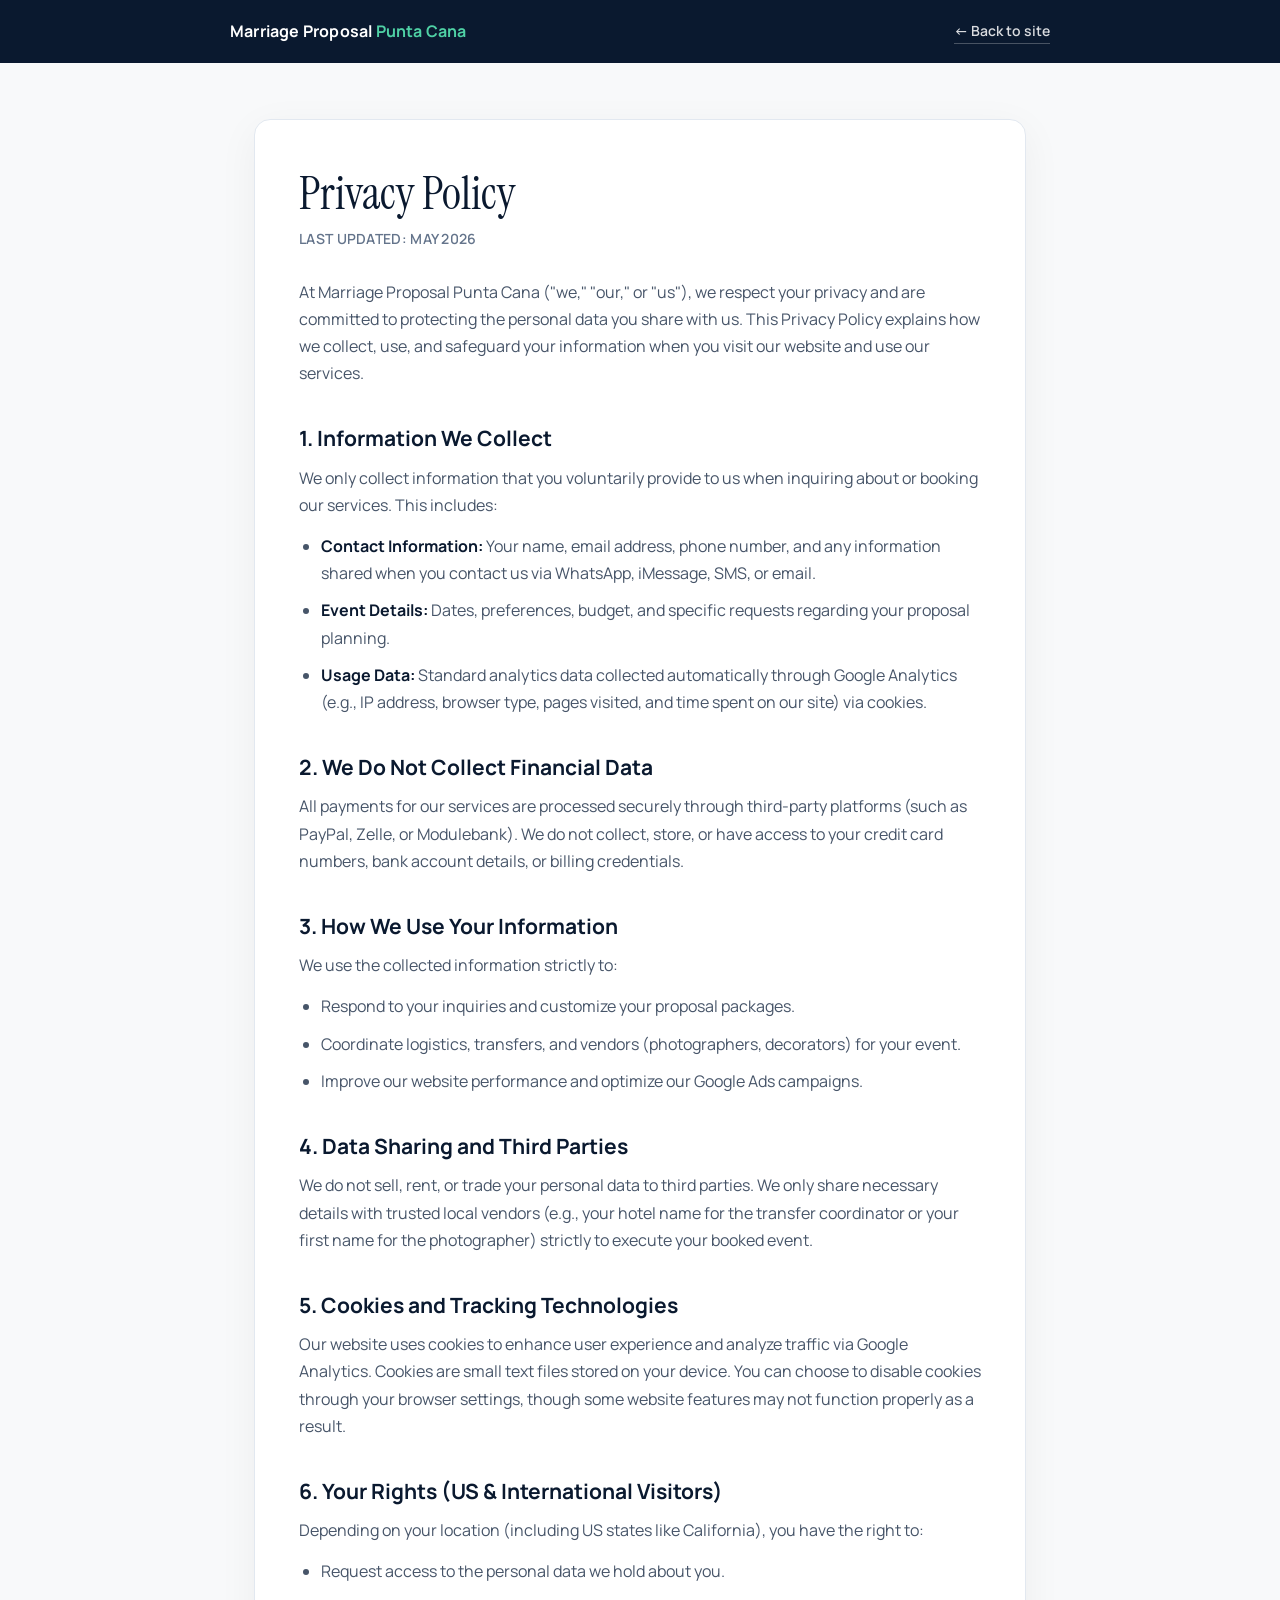
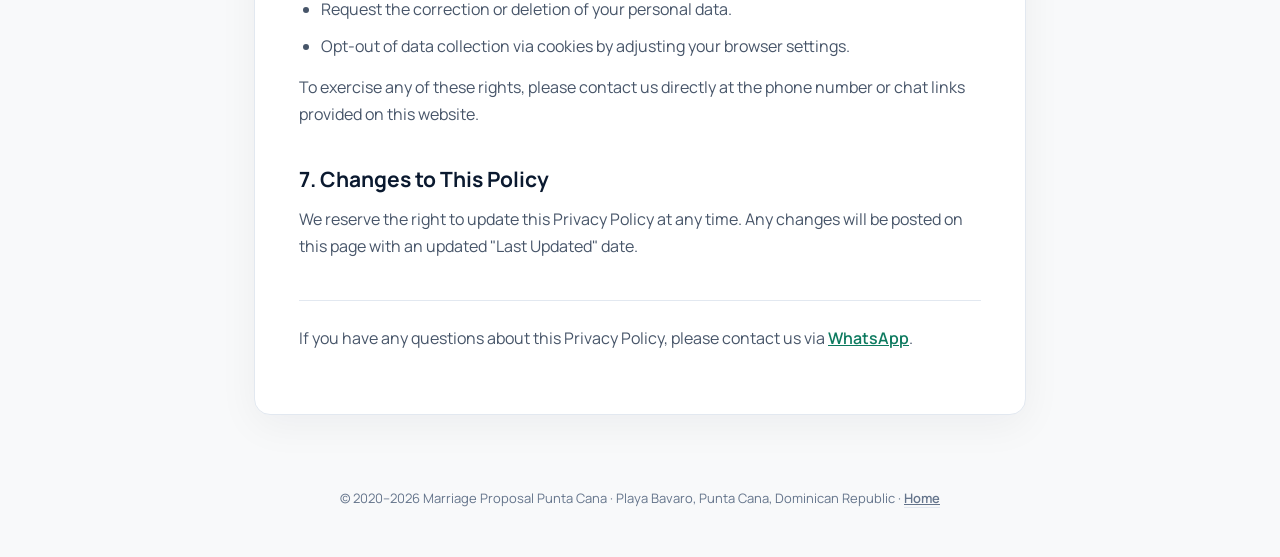
<file: privacy.html>
<!doctype html>
<html lang="en">
<head>
<meta charset="utf-8" />
<meta name="viewport" content="width=device-width, initial-scale=1" />
<!-- Google Tag Manager -->
<script>(function(w,d,s,l,i){w[l]=w[l]||[];w[l].push({'gtm.start':
new Date().getTime(),event:'gtm.js'});var f=d.getElementsByTagName(s)[0],
j=d.createElement(s),dl=l!='dataLayer'?'&l='+l:'';j.async=true;j.src=
'https://www.googletagmanager.com/gtm.js?id='+i+dl;f.parentNode.insertBefore(j,f);
})(window,document,'script','dataLayer','GTM-TCWJNNDL');</script>
<!-- End Google Tag Manager -->
<title>Privacy Policy | Marriage Proposal Punta Cana</title>
<meta name="description" content="How Marriage Proposal Punta Cana collects, uses, and protects your personal data." />
<meta name="robots" content="noindex, follow" />
<link rel="icon" type="image/svg+xml" href="favicon.svg" />
<link rel="preconnect" href="https://fonts.googleapis.com" />
<link rel="preconnect" href="https://fonts.gstatic.com" crossorigin />
<link href="https://fonts.googleapis.com/css2?family=Instrument+Serif:ital@0;1&family=Manrope:wght@400;500;600;700&display=swap" rel="stylesheet" />
<style>
  :root {
    --white: #FFFFFF;
    --gray-bg: #F8F9FA;
    --navy: #0A192F;
    --emerald: #0D7A5F;
    --emerald-dark: #0A614B;
    --line: #E2E8F0;
    --ink: #0A192F;
    --ink-2: #475569;
    --ink-3: #64748B;
    --font-body: "Manrope", -apple-system, BlinkMacSystemFont, "Segoe UI", sans-serif;
    --font-display: "Instrument Serif", Georgia, "Times New Roman", serif;
  }
  * { box-sizing: border-box; }
  html { -webkit-text-size-adjust: 100%; }
  body {
    margin: 0;
    font-family: var(--font-body);
    color: var(--ink-2);
    background: var(--gray-bg);
    line-height: 1.7;
    font-size: 16px;
    -webkit-font-smoothing: antialiased;
  }

  /* Top bar */
  .topbar {
    background: var(--navy);
    color: #fff;
    padding: 18px 24px;
  }
  .topbar-inner {
    max-width: 820px;
    margin: 0 auto;
    display: flex;
    align-items: center;
    justify-content: space-between;
    gap: 16px;
  }
  .brand {
    font-weight: 700;
    font-size: 16px;
    color: #fff;
    text-decoration: none;
    letter-spacing: 0.2px;
  }
  .brand span { color: #4fd1a5; }
  .back-link {
    font-size: 14px;
    font-weight: 600;
    color: rgba(255,255,255,0.85);
    text-decoration: none;
    border-bottom: 1px solid rgba(255,255,255,0.25);
    padding-bottom: 1px;
  }
  .back-link:hover { color: #fff; border-bottom-color: rgba(255,255,255,0.7); }

  /* Document */
  .doc {
    max-width: 820px;
    margin: 0 auto;
    padding: 56px 24px 72px;
  }
  .doc-card {
    background: var(--white);
    border: 1px solid var(--line);
    border-radius: 16px;
    padding: 48px 44px;
    box-shadow: 0 10px 40px rgba(10,25,47,0.05);
  }
  h1 {
    font-family: var(--font-display);
    font-weight: 400;
    color: var(--navy);
    font-size: 46px;
    line-height: 1.1;
    margin: 0 0 8px;
  }
  .updated {
    color: var(--ink-3);
    font-size: 14px;
    font-weight: 600;
    letter-spacing: 0.3px;
    text-transform: uppercase;
    margin: 0 0 28px;
  }
  .intro { color: var(--ink-2); margin: 0 0 8px; }
  h2 {
    font-family: var(--font-body);
    font-weight: 700;
    color: var(--navy);
    font-size: 21px;
    line-height: 1.3;
    margin: 38px 0 12px;
  }
  p { margin: 0 0 14px; }
  ul { margin: 0 0 14px; padding-left: 22px; }
  li { margin: 0 0 10px; }
  li strong, p strong { color: var(--ink); font-weight: 700; }
  a { color: var(--emerald); font-weight: 600; }
  a:hover { color: var(--emerald-dark); }

  .closing {
    margin-top: 40px;
    padding-top: 24px;
    border-top: 1px solid var(--line);
    font-size: 16px;
    color: var(--ink-2);
  }

  /* Footer */
  .doc-footer {
    text-align: center;
    color: var(--ink-3);
    font-size: 13px;
    padding: 0 24px 48px;
  }
  .doc-footer a { color: var(--ink-3); border-bottom: 1px solid var(--line); }

  @media (max-width: 600px) {
    .doc { padding: 32px 16px 48px; }
    .doc-card { padding: 30px 22px; border-radius: 14px; }
    h1 { font-size: 36px; }
    h2 { font-size: 19px; }
  }
</style>
</head>
<body>
<!-- Google Tag Manager (noscript) -->
<noscript><iframe src="https://www.googletagmanager.com/ns.html?id=GTM-TCWJNNDL"
height="0" width="0" style="display:none;visibility:hidden"></iframe></noscript>
<!-- End Google Tag Manager (noscript) -->

<header class="topbar">
  <div class="topbar-inner">
    <a class="brand" href="index.html">Marriage Proposal <span>Punta Cana</span></a>
    <a class="back-link" href="index.html">← Back to site</a>
  </div>
</header>

<main class="doc">
  <article class="doc-card">
    <h1>Privacy Policy</h1>
    <p class="updated">Last Updated: May 2026</p>

    <p class="intro">At Marriage Proposal Punta Cana ("we," "our," or "us"), we respect your privacy and are committed to protecting the personal data you share with us. This Privacy Policy explains how we collect, use, and safeguard your information when you visit our website and use our services.</p>

    <h2>1. Information We Collect</h2>
    <p>We only collect information that you voluntarily provide to us when inquiring about or booking our services. This includes:</p>
    <ul>
      <li><strong>Contact Information:</strong> Your name, email address, phone number, and any information shared when you contact us via WhatsApp, iMessage, SMS, or email.</li>
      <li><strong>Event Details:</strong> Dates, preferences, budget, and specific requests regarding your proposal planning.</li>
      <li><strong>Usage Data:</strong> Standard analytics data collected automatically through Google Analytics (e.g., IP address, browser type, pages visited, and time spent on our site) via cookies.</li>
    </ul>

    <h2>2. We Do Not Collect Financial Data</h2>
    <p>All payments for our services are processed securely through third-party platforms (such as PayPal, Zelle, or Modulebank). We do not collect, store, or have access to your credit card numbers, bank account details, or billing credentials.</p>

    <h2>3. How We Use Your Information</h2>
    <p>We use the collected information strictly to:</p>
    <ul>
      <li>Respond to your inquiries and customize your proposal packages.</li>
      <li>Coordinate logistics, transfers, and vendors (photographers, decorators) for your event.</li>
      <li>Improve our website performance and optimize our Google Ads campaigns.</li>
    </ul>

    <h2>4. Data Sharing and Third Parties</h2>
    <p>We do not sell, rent, or trade your personal data to third parties. We only share necessary details with trusted local vendors (e.g., your hotel name for the transfer coordinator or your first name for the photographer) strictly to execute your booked event.</p>

    <h2>5. Cookies and Tracking Technologies</h2>
    <p>Our website uses cookies to enhance user experience and analyze traffic via Google Analytics. Cookies are small text files stored on your device. You can choose to disable cookies through your browser settings, though some website features may not function properly as a result.</p>

    <h2>6. Your Rights (US &amp; International Visitors)</h2>
    <p>Depending on your location (including US states like California), you have the right to:</p>
    <ul>
      <li>Request access to the personal data we hold about you.</li>
      <li>Request the correction or deletion of your personal data.</li>
      <li>Opt-out of data collection via cookies by adjusting your browser settings.</li>
    </ul>
    <p>To exercise any of these rights, please contact us directly at the phone number or chat links provided on this website.</p>

    <h2>7. Changes to This Policy</h2>
    <p>We reserve the right to update this Privacy Policy at any time. Any changes will be posted on this page with an updated "Last Updated" date.</p>

    <p class="closing">If you have any questions about this Privacy Policy, please contact us via <a href="https://wa.me/18296627835?text=Hi%21%20I%20have%20a%20question%20about%20your%20Privacy%20Policy." target="_blank" rel="noopener noreferrer">WhatsApp</a>.</p>
  </article>
</main>

<footer class="doc-footer">
  © 2020–2026 Marriage Proposal Punta Cana · Playa Bavaro, Punta Cana, Dominican Republic · <a href="index.html">Home</a>
</footer>
</body>
</html>
</file>
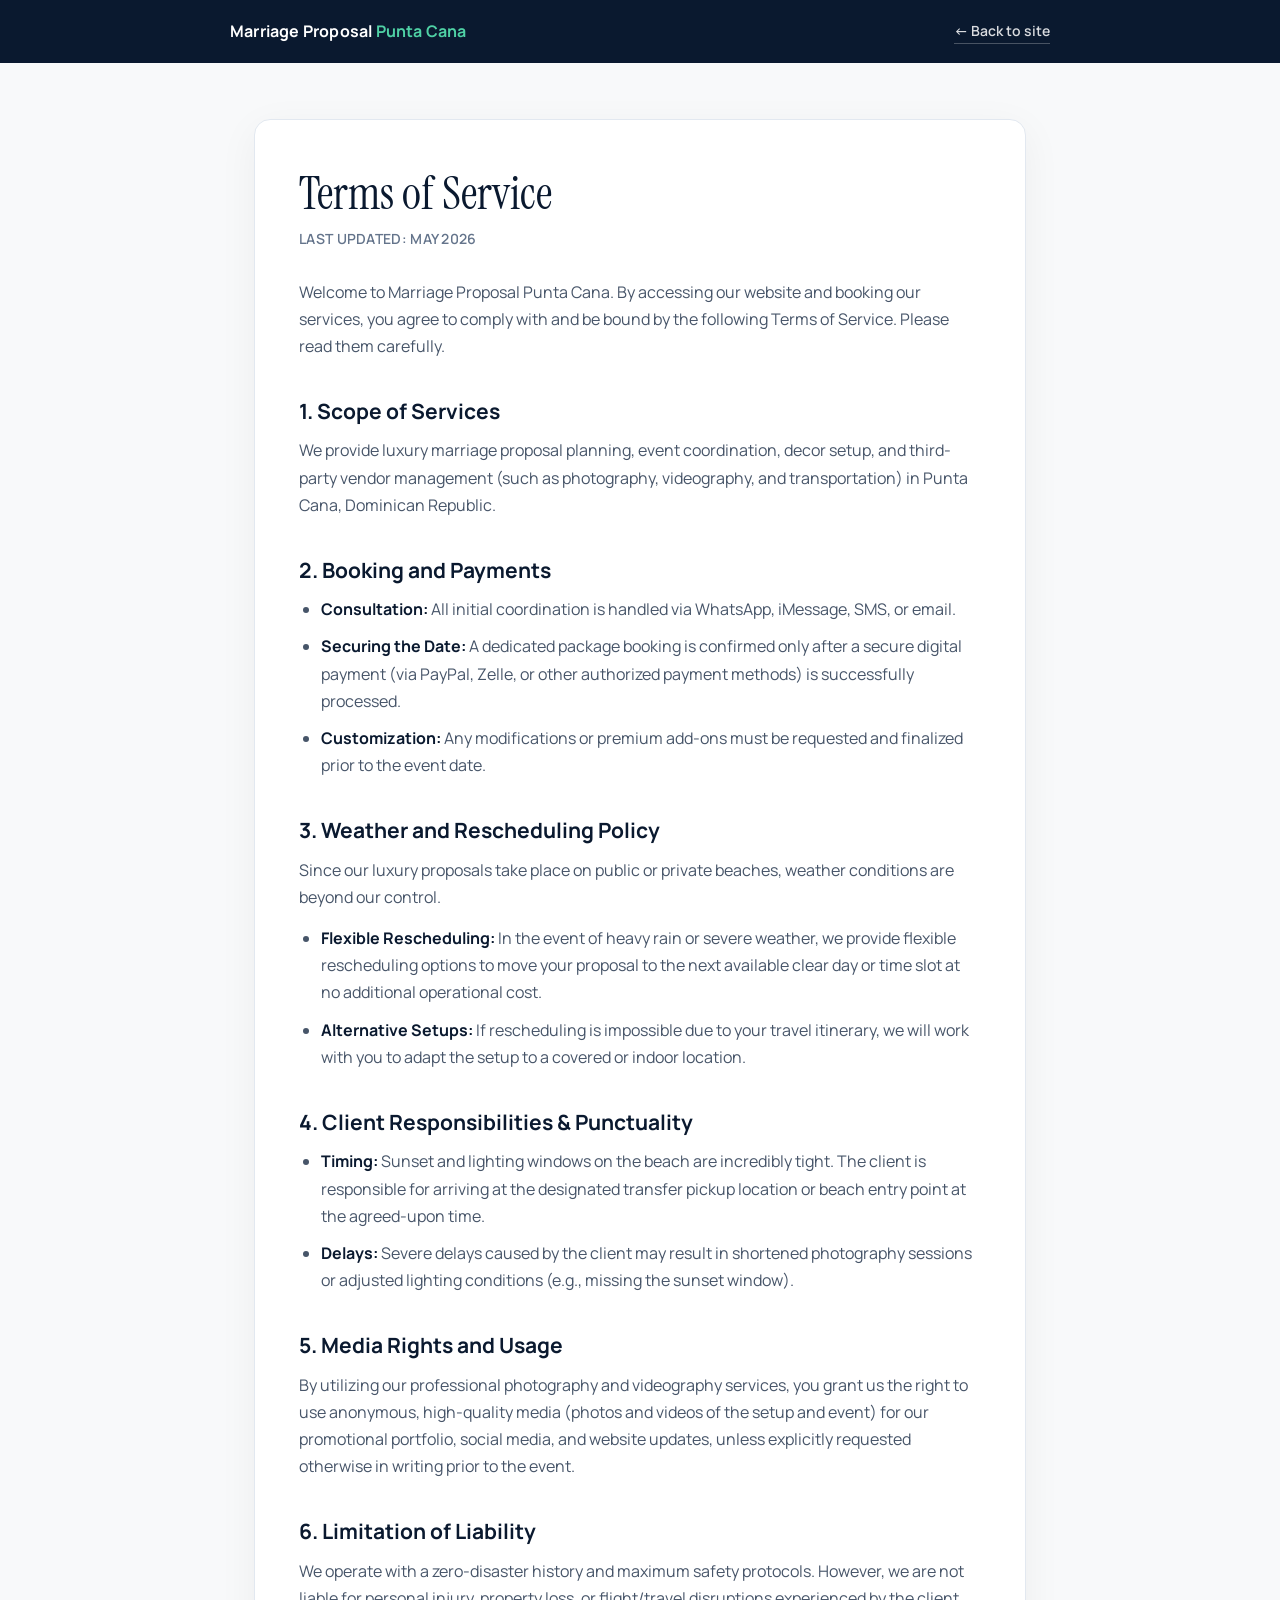
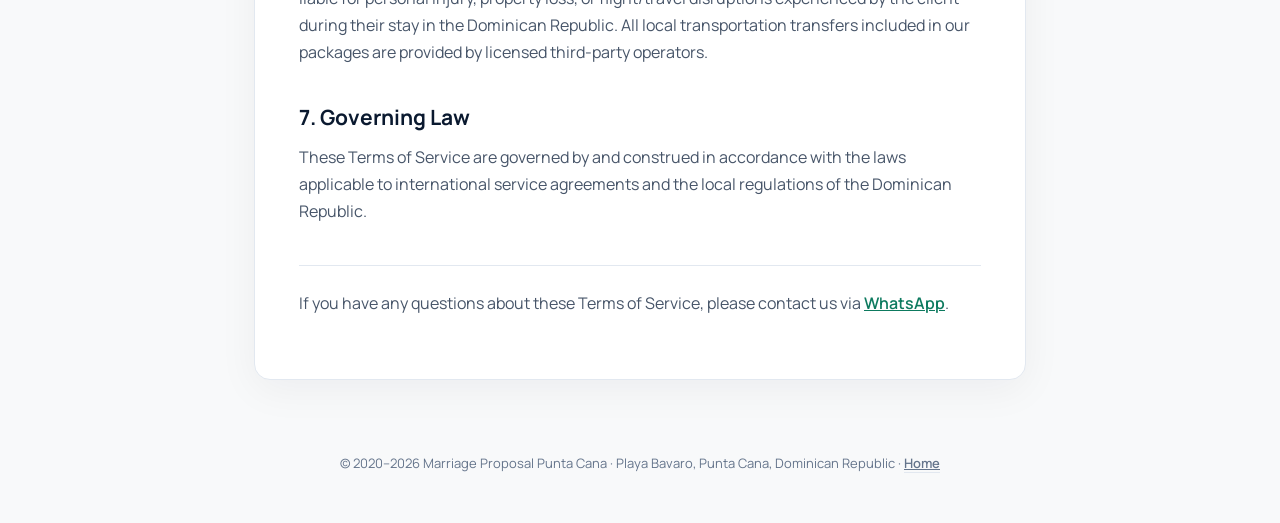
<file: terms.html>
<!doctype html>
<html lang="en">
<head>
<meta charset="utf-8" />
<meta name="viewport" content="width=device-width, initial-scale=1" />
<!-- Google Tag Manager -->
<script>(function(w,d,s,l,i){w[l]=w[l]||[];w[l].push({'gtm.start':
new Date().getTime(),event:'gtm.js'});var f=d.getElementsByTagName(s)[0],
j=d.createElement(s),dl=l!='dataLayer'?'&l='+l:'';j.async=true;j.src=
'https://www.googletagmanager.com/gtm.js?id='+i+dl;f.parentNode.insertBefore(j,f);
})(window,document,'script','dataLayer','GTM-TCWJNNDL');</script>
<!-- End Google Tag Manager -->
<title>Terms of Service | Marriage Proposal Punta Cana</title>
<meta name="description" content="The terms governing the use of Marriage Proposal Punta Cana's website and proposal planning services." />
<meta name="robots" content="noindex, follow" />
<link rel="icon" type="image/svg+xml" href="favicon.svg" />
<link rel="preconnect" href="https://fonts.googleapis.com" />
<link rel="preconnect" href="https://fonts.gstatic.com" crossorigin />
<link href="https://fonts.googleapis.com/css2?family=Instrument+Serif:ital@0;1&family=Manrope:wght@400;500;600;700&display=swap" rel="stylesheet" />
<style>
  :root {
    --white: #FFFFFF;
    --gray-bg: #F8F9FA;
    --navy: #0A192F;
    --emerald: #0D7A5F;
    --emerald-dark: #0A614B;
    --line: #E2E8F0;
    --ink: #0A192F;
    --ink-2: #475569;
    --ink-3: #64748B;
    --font-body: "Manrope", -apple-system, BlinkMacSystemFont, "Segoe UI", sans-serif;
    --font-display: "Instrument Serif", Georgia, "Times New Roman", serif;
  }
  * { box-sizing: border-box; }
  html { -webkit-text-size-adjust: 100%; }
  body {
    margin: 0;
    font-family: var(--font-body);
    color: var(--ink-2);
    background: var(--gray-bg);
    line-height: 1.7;
    font-size: 16px;
    -webkit-font-smoothing: antialiased;
  }

  /* Top bar */
  .topbar {
    background: var(--navy);
    color: #fff;
    padding: 18px 24px;
  }
  .topbar-inner {
    max-width: 820px;
    margin: 0 auto;
    display: flex;
    align-items: center;
    justify-content: space-between;
    gap: 16px;
  }
  .brand {
    font-weight: 700;
    font-size: 16px;
    color: #fff;
    text-decoration: none;
    letter-spacing: 0.2px;
  }
  .brand span { color: #4fd1a5; }
  .back-link {
    font-size: 14px;
    font-weight: 600;
    color: rgba(255,255,255,0.85);
    text-decoration: none;
    border-bottom: 1px solid rgba(255,255,255,0.25);
    padding-bottom: 1px;
  }
  .back-link:hover { color: #fff; border-bottom-color: rgba(255,255,255,0.7); }

  /* Document */
  .doc {
    max-width: 820px;
    margin: 0 auto;
    padding: 56px 24px 72px;
  }
  .doc-card {
    background: var(--white);
    border: 1px solid var(--line);
    border-radius: 16px;
    padding: 48px 44px;
    box-shadow: 0 10px 40px rgba(10,25,47,0.05);
  }
  h1 {
    font-family: var(--font-display);
    font-weight: 400;
    color: var(--navy);
    font-size: 46px;
    line-height: 1.1;
    margin: 0 0 8px;
  }
  .updated {
    color: var(--ink-3);
    font-size: 14px;
    font-weight: 600;
    letter-spacing: 0.3px;
    text-transform: uppercase;
    margin: 0 0 28px;
  }
  .intro { color: var(--ink-2); margin: 0 0 8px; }
  h2 {
    font-family: var(--font-body);
    font-weight: 700;
    color: var(--navy);
    font-size: 21px;
    line-height: 1.3;
    margin: 38px 0 12px;
  }
  p { margin: 0 0 14px; }
  ul { margin: 0 0 14px; padding-left: 22px; }
  li { margin: 0 0 10px; }
  li strong, p strong { color: var(--ink); font-weight: 700; }
  a { color: var(--emerald); font-weight: 600; }
  a:hover { color: var(--emerald-dark); }

  .closing {
    margin-top: 40px;
    padding-top: 24px;
    border-top: 1px solid var(--line);
    font-size: 16px;
    color: var(--ink-2);
  }

  /* Footer */
  .doc-footer {
    text-align: center;
    color: var(--ink-3);
    font-size: 13px;
    padding: 0 24px 48px;
  }
  .doc-footer a { color: var(--ink-3); border-bottom: 1px solid var(--line); }

  @media (max-width: 600px) {
    .doc { padding: 32px 16px 48px; }
    .doc-card { padding: 30px 22px; border-radius: 14px; }
    h1 { font-size: 36px; }
    h2 { font-size: 19px; }
  }
</style>
</head>
<body>
<!-- Google Tag Manager (noscript) -->
<noscript><iframe src="https://www.googletagmanager.com/ns.html?id=GTM-TCWJNNDL"
height="0" width="0" style="display:none;visibility:hidden"></iframe></noscript>
<!-- End Google Tag Manager (noscript) -->

<header class="topbar">
  <div class="topbar-inner">
    <a class="brand" href="index.html">Marriage Proposal <span>Punta Cana</span></a>
    <a class="back-link" href="index.html">← Back to site</a>
  </div>
</header>

<main class="doc">
  <article class="doc-card">
    <h1>Terms of Service</h1>
    <p class="updated">Last Updated: May 2026</p>

    <p class="intro">Welcome to Marriage Proposal Punta Cana. By accessing our website and booking our services, you agree to comply with and be bound by the following Terms of Service. Please read them carefully.</p>

    <h2>1. Scope of Services</h2>
    <p>We provide luxury marriage proposal planning, event coordination, decor setup, and third-party vendor management (such as photography, videography, and transportation) in Punta Cana, Dominican Republic.</p>

    <h2>2. Booking and Payments</h2>
    <ul>
      <li><strong>Consultation:</strong> All initial coordination is handled via WhatsApp, iMessage, SMS, or email.</li>
      <li><strong>Securing the Date:</strong> A dedicated package booking is confirmed only after a secure digital payment (via PayPal, Zelle, or other authorized payment methods) is successfully processed.</li>
      <li><strong>Customization:</strong> Any modifications or premium add-ons must be requested and finalized prior to the event date.</li>
    </ul>

    <h2>3. Weather and Rescheduling Policy</h2>
    <p>Since our luxury proposals take place on public or private beaches, weather conditions are beyond our control.</p>
    <ul>
      <li><strong>Flexible Rescheduling:</strong> In the event of heavy rain or severe weather, we provide flexible rescheduling options to move your proposal to the next available clear day or time slot at no additional operational cost.</li>
      <li><strong>Alternative Setups:</strong> If rescheduling is impossible due to your travel itinerary, we will work with you to adapt the setup to a covered or indoor location.</li>
    </ul>

    <h2>4. Client Responsibilities &amp; Punctuality</h2>
    <ul>
      <li><strong>Timing:</strong> Sunset and lighting windows on the beach are incredibly tight. The client is responsible for arriving at the designated transfer pickup location or beach entry point at the agreed-upon time.</li>
      <li><strong>Delays:</strong> Severe delays caused by the client may result in shortened photography sessions or adjusted lighting conditions (e.g., missing the sunset window).</li>
    </ul>

    <h2>5. Media Rights and Usage</h2>
    <p>By utilizing our professional photography and videography services, you grant us the right to use anonymous, high-quality media (photos and videos of the setup and event) for our promotional portfolio, social media, and website updates, unless explicitly requested otherwise in writing prior to the event.</p>

    <h2>6. Limitation of Liability</h2>
    <p>We operate with a zero-disaster history and maximum safety protocols. However, we are not liable for personal injury, property loss, or flight/travel disruptions experienced by the client during their stay in the Dominican Republic. All local transportation transfers included in our packages are provided by licensed third-party operators.</p>

    <h2>7. Governing Law</h2>
    <p>These Terms of Service are governed by and construed in accordance with the laws applicable to international service agreements and the local regulations of the Dominican Republic.</p>

    <p class="closing">If you have any questions about these Terms of Service, please contact us via <a href="https://wa.me/18296627835?text=Hi%21%20I%20have%20a%20question%20about%20your%20Terms%20of%20Service." target="_blank" rel="noopener noreferrer">WhatsApp</a>.</p>
  </article>
</main>

<footer class="doc-footer">
  © 2020–2026 Marriage Proposal Punta Cana · Playa Bavaro, Punta Cana, Dominican Republic · <a href="index.html">Home</a>
</footer>
</body>
</html>
</file>
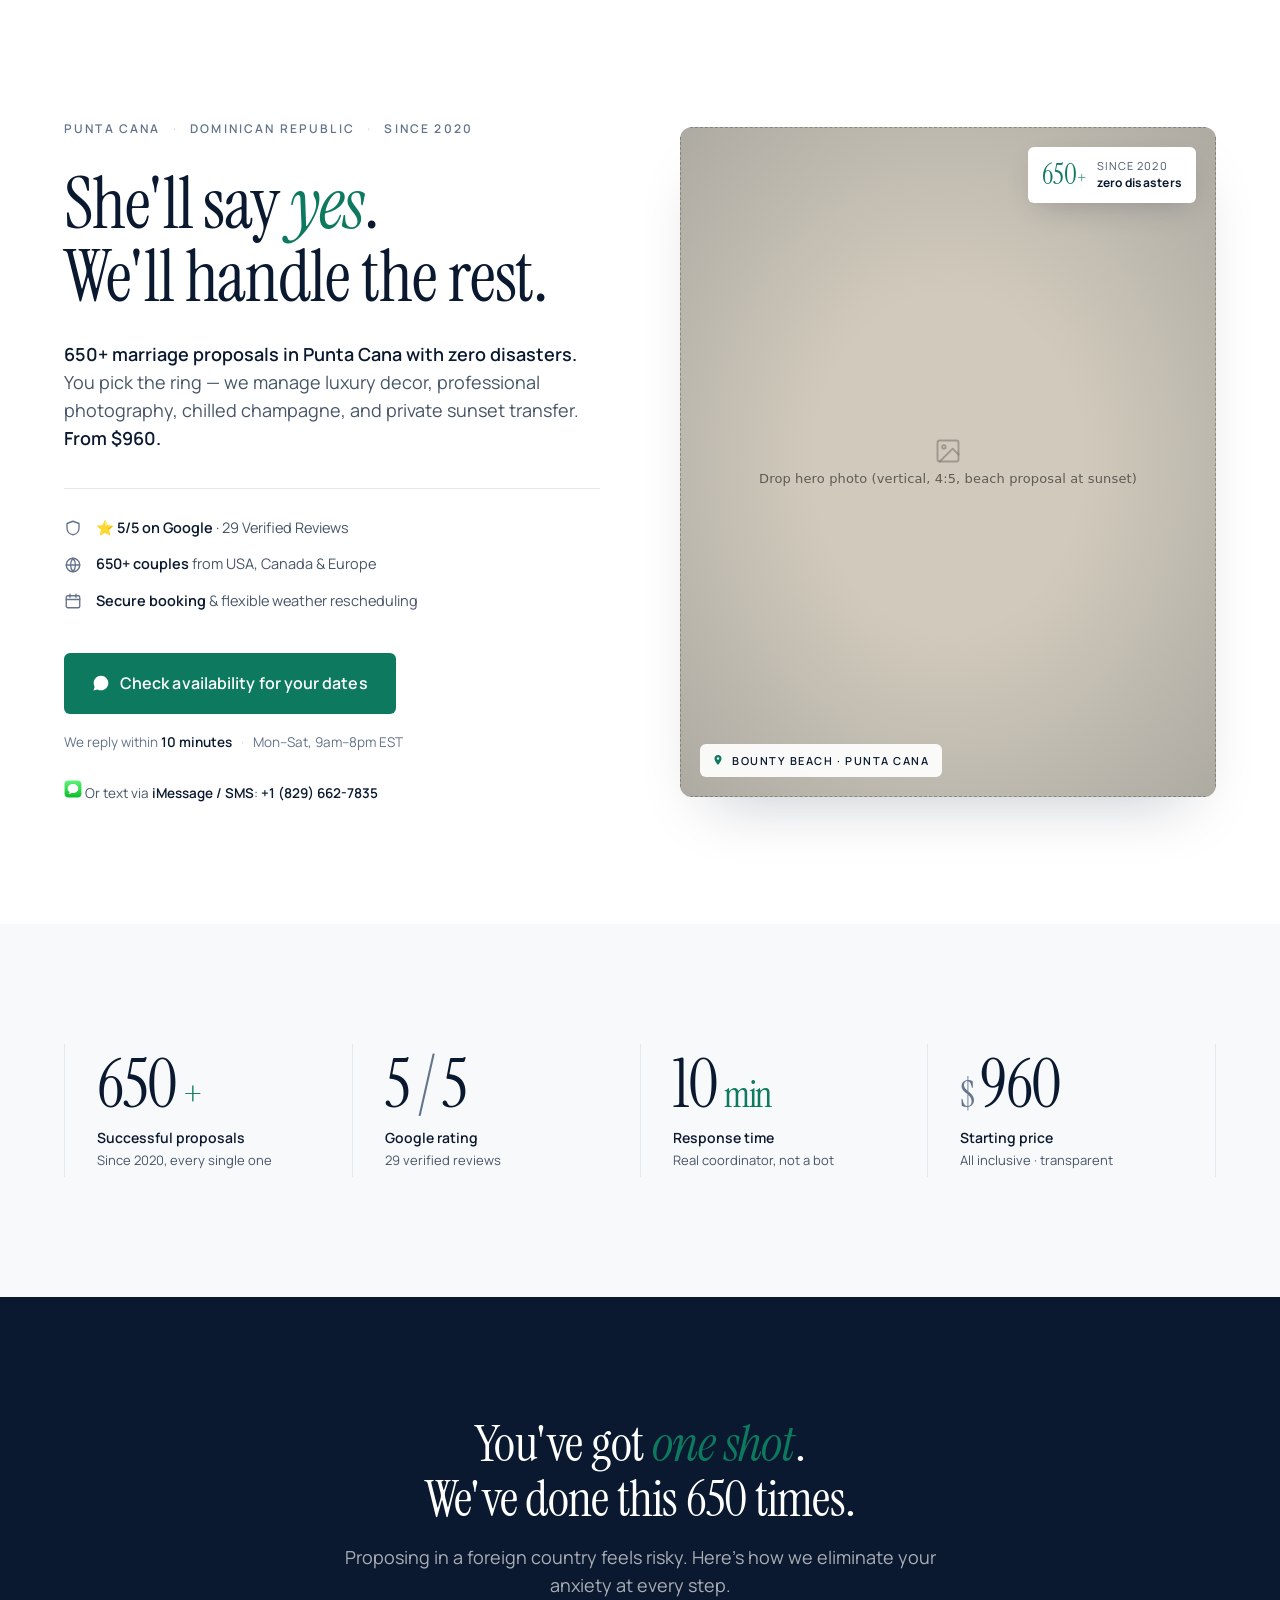
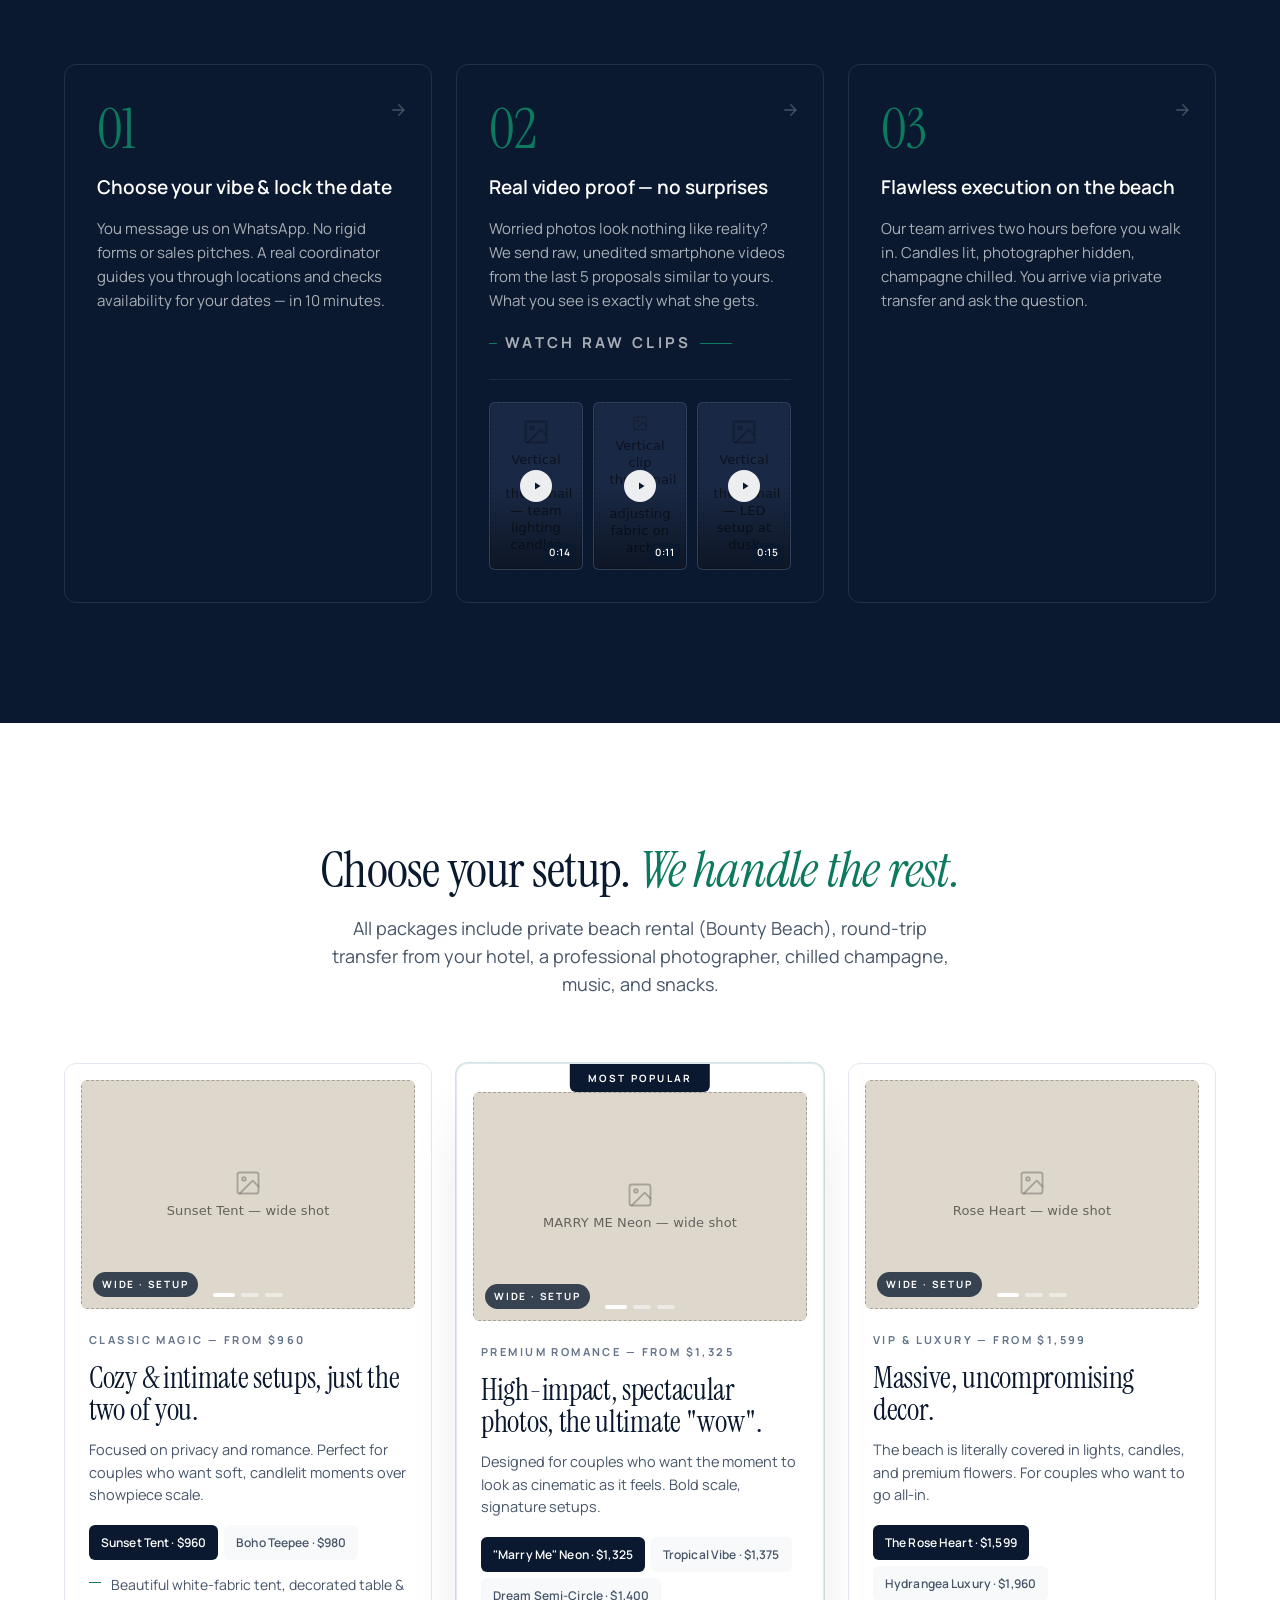
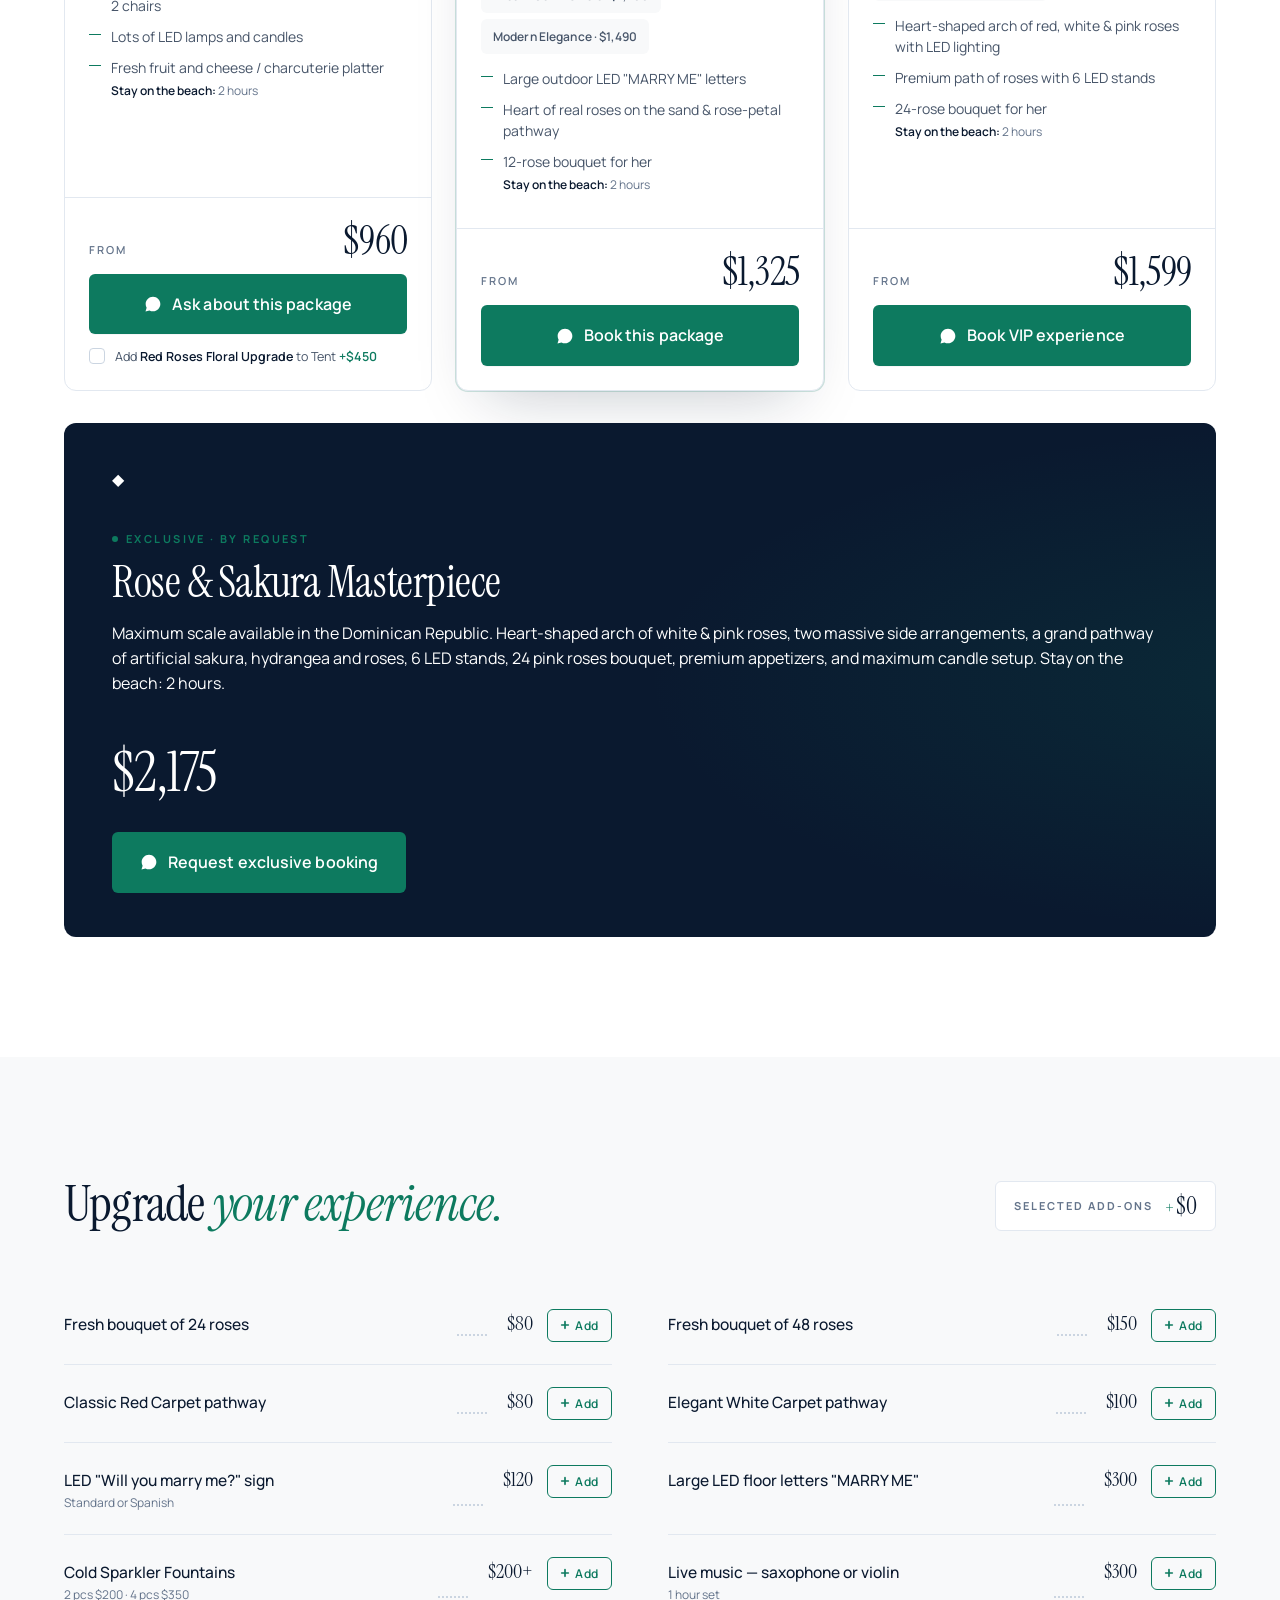
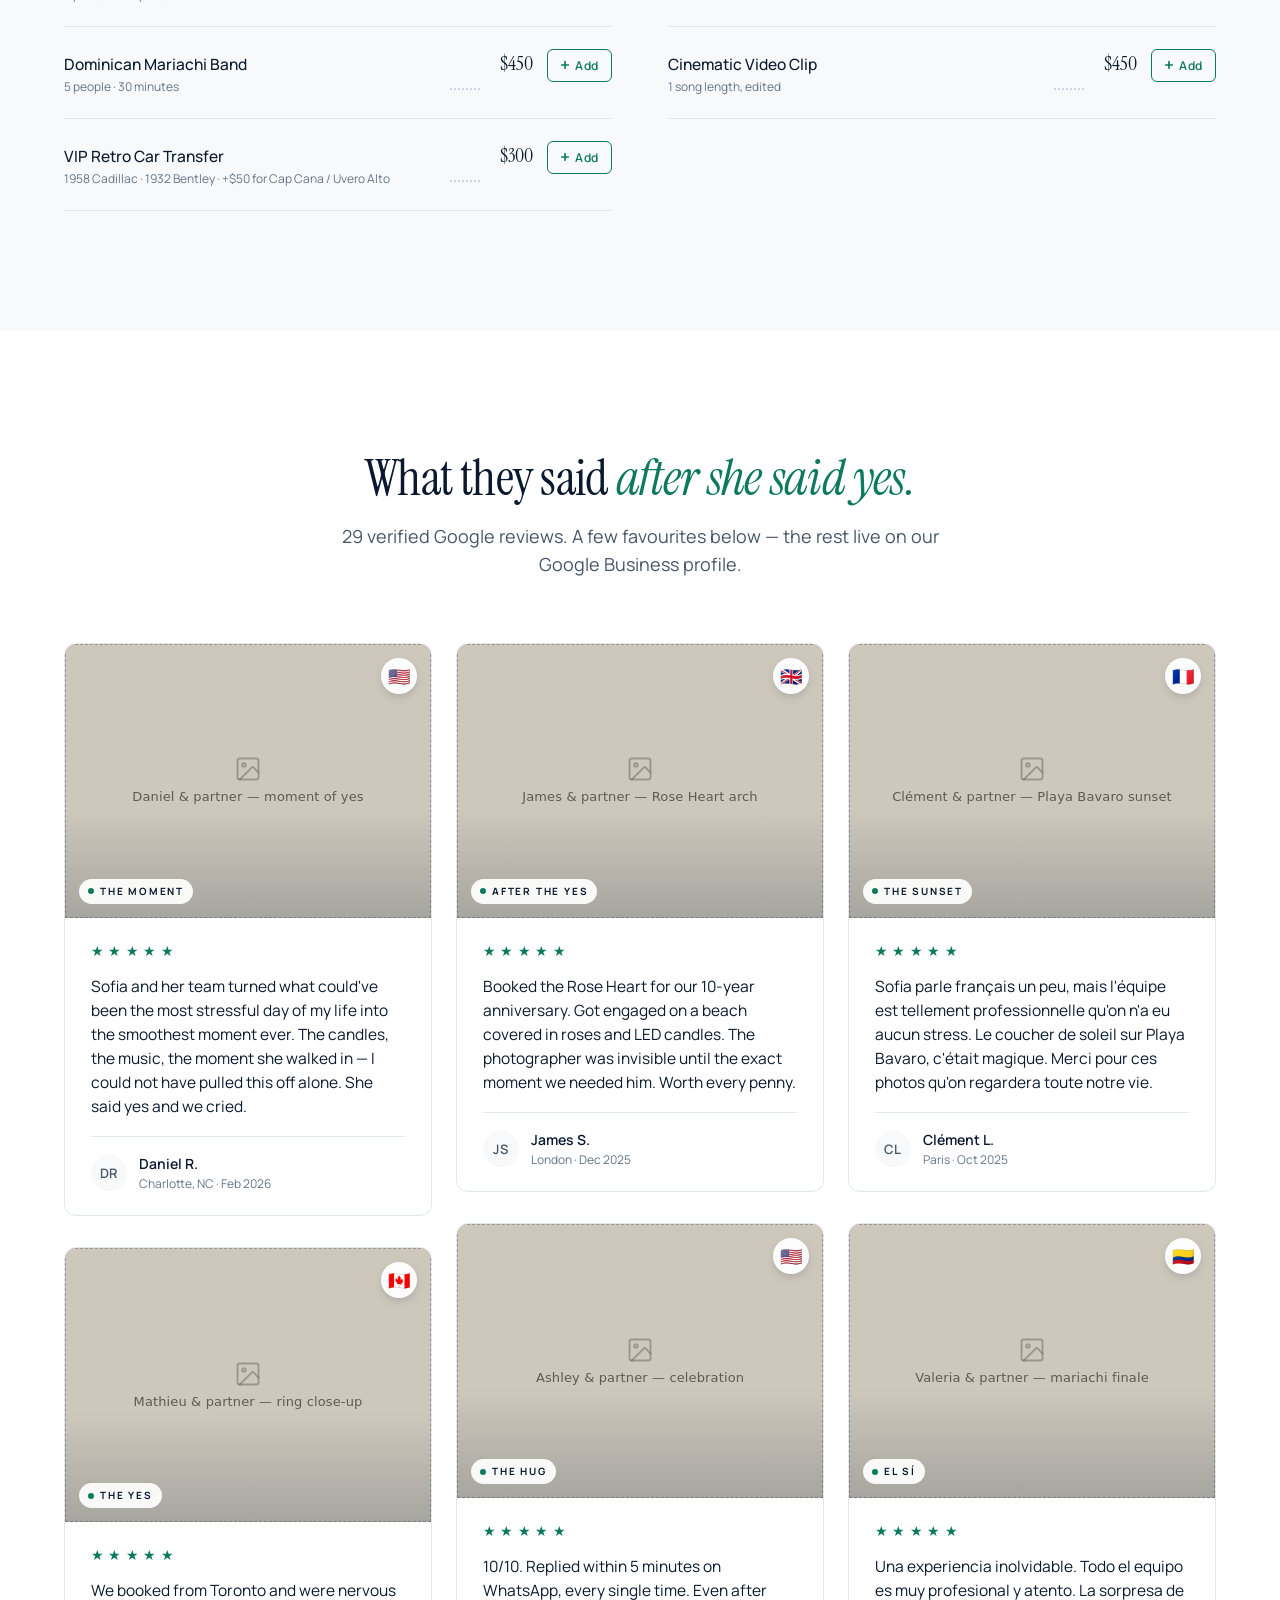
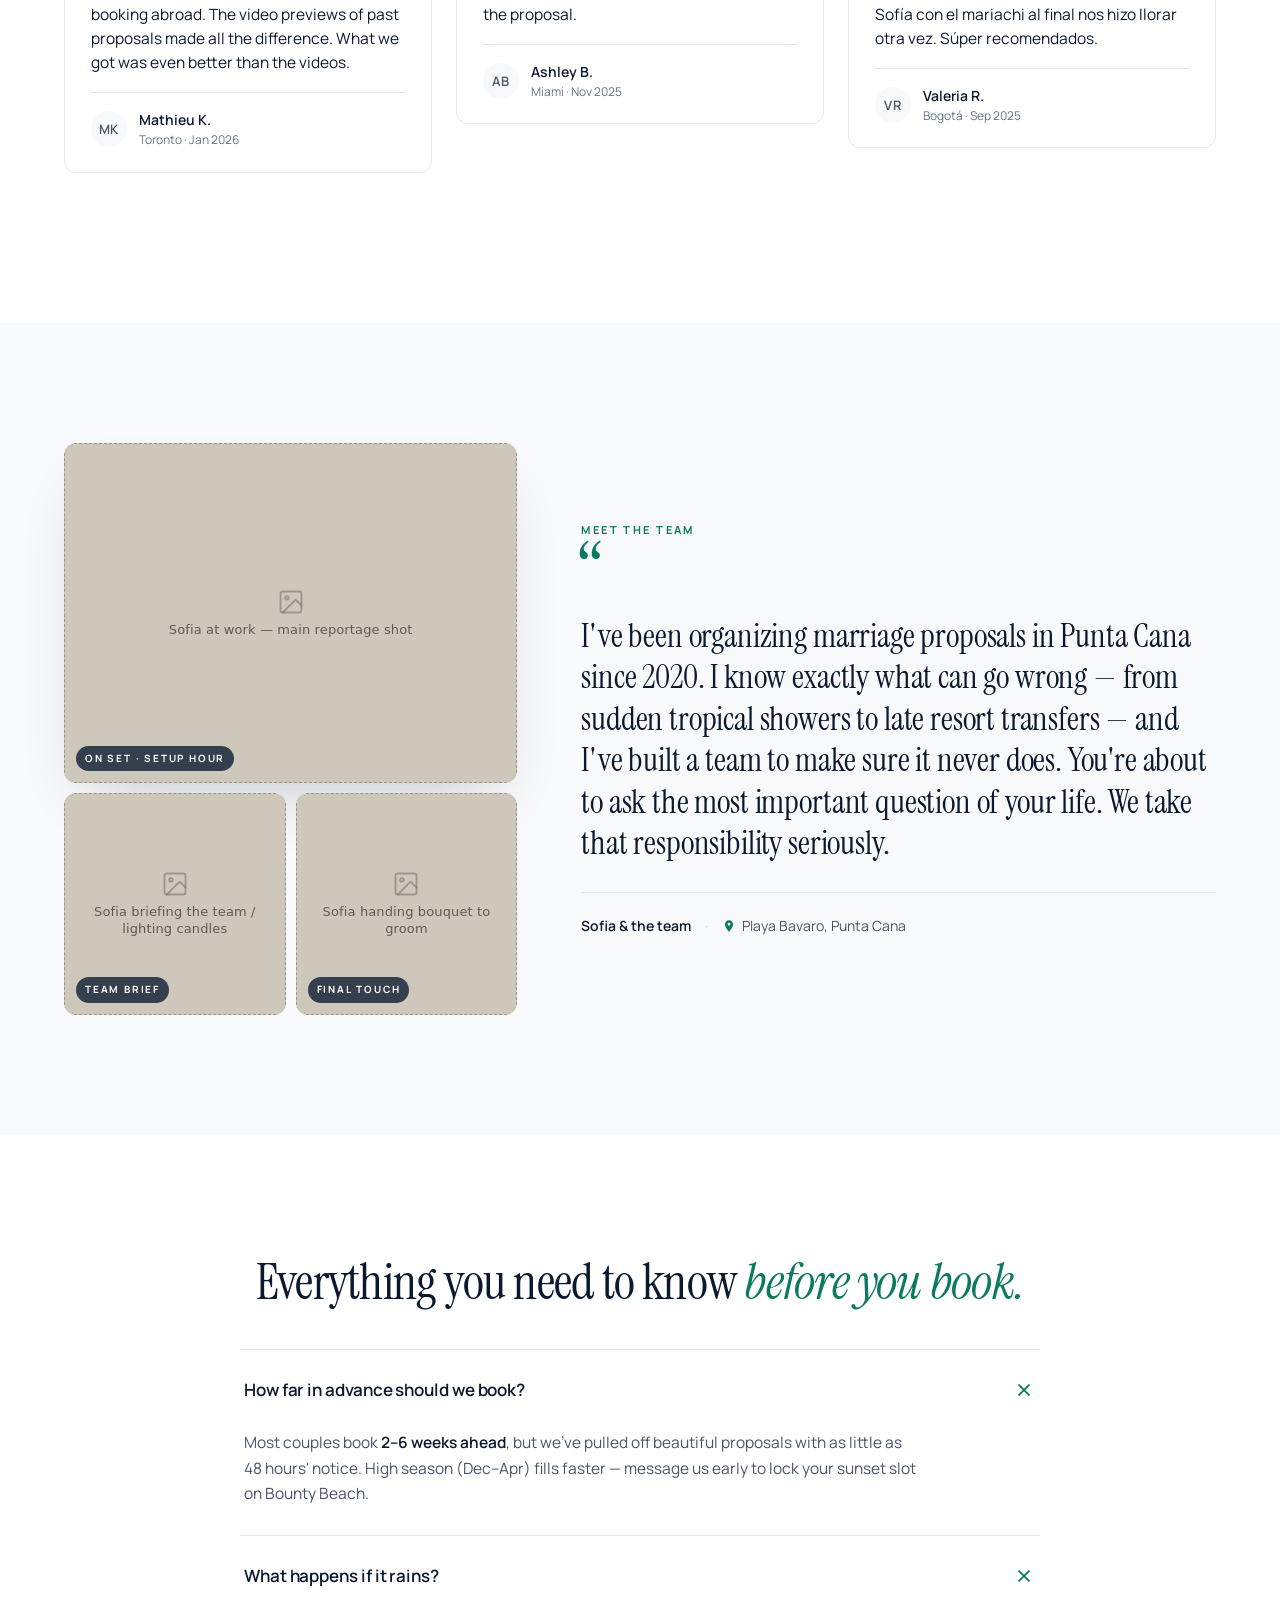
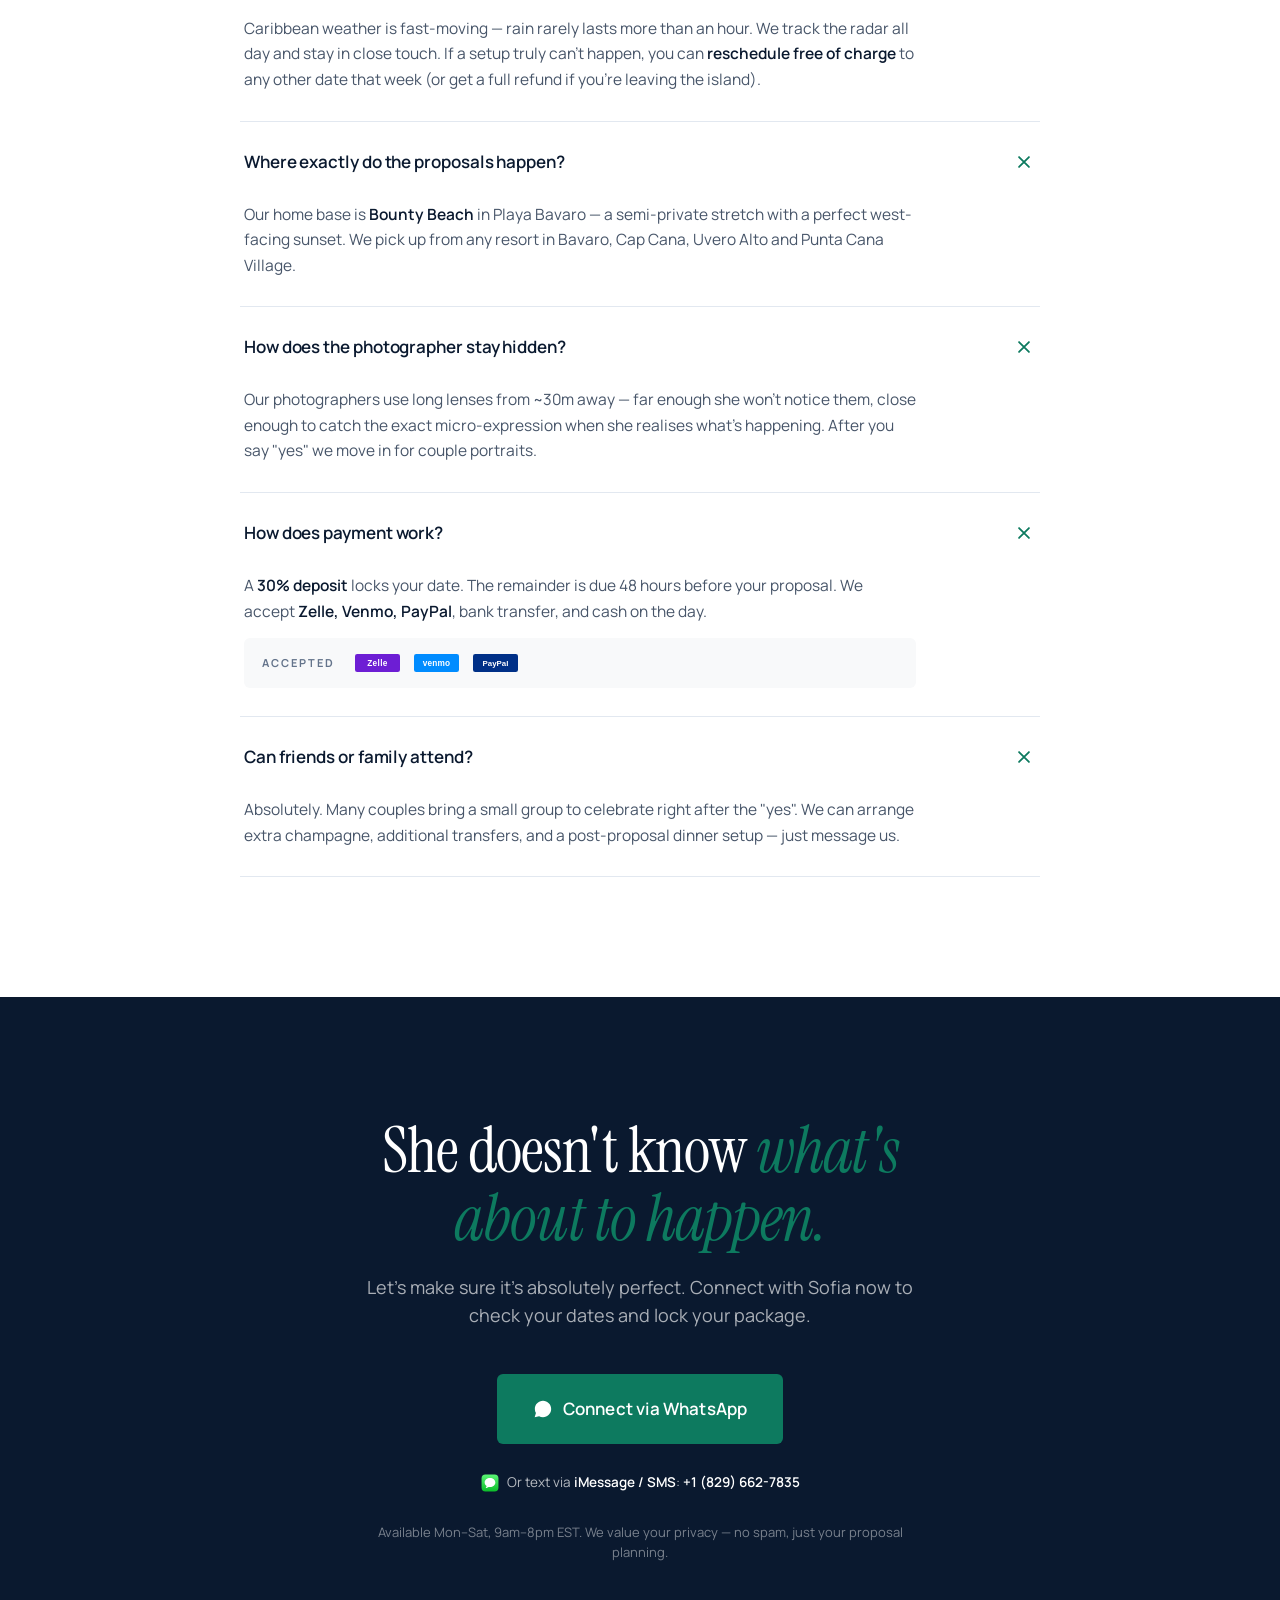
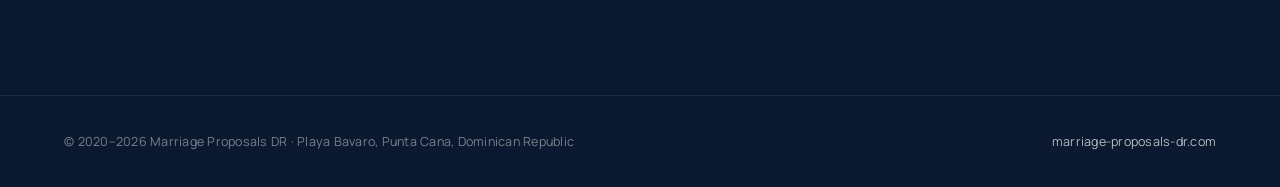
<file: project/Landing-print.html>
<!doctype html>
<html lang="en">
<head>
<meta charset="utf-8" />
<meta name="viewport" content="width=device-width, initial-scale=1" />
<title>Marriage Proposals DR — She'll Say Yes. We'll Handle the Rest.</title>

<link rel="preconnect" href="https://fonts.googleapis.com" />
<link rel="preconnect" href="https://fonts.gstatic.com" crossorigin />
<link href="https://fonts.googleapis.com/css2?family=Instrument+Serif:ital@0;1&family=Manrope:wght@400;500;600;700&display=swap" rel="stylesheet" />

<link rel="stylesheet" href="styles.css" />

<template id="__bundler_thumbnail" data-bg-color="#0A192F">
  <svg viewBox="0 0 1200 800" xmlns="http://www.w3.org/2000/svg">
    <rect width="1200" height="800" fill="#0A192F"/>
    <!-- Emerald heart silhouette -->
    <path d="M600 540
             C 600 540, 360 410, 360 280
             C 360 215, 415 165, 480 165
             C 535 165, 580 195, 600 240
             C 620 195, 665 165, 720 165
             C 785 165, 840 215, 840 280
             C 840 410, 600 540, 600 540 Z"
          fill="#0D7A5F"/>
    <!-- Italic 'yes' wordmark -->
    <text x="600" y="660"
          text-anchor="middle"
          font-family="Georgia, 'Instrument Serif', serif"
          font-style="italic"
          font-size="84"
          fill="#FFFFFF"
          letter-spacing="-2">yes.</text>
  </svg>
</template>

<style id="print-overrides">
@page {
  size: A4 portrait;
  margin: 0.6cm;
}
@media print {
  :root {
    --pad-y: 56px !important;
  }
  html, body {
    background: #fff;
    -webkit-print-color-adjust: exact;
    print-color-adjust: exact;
    color-adjust: exact;
  }
  *, *::before, *::after {
    animation: none !important;
    transition: none !important;
    -webkit-print-color-adjust: exact !important;
    print-color-adjust: exact !important;
  }
  /* Force any pre-animation states visible */
  .fade-up, .reveal {
    opacity: 1 !important;
    transform: none !important;
  }
  /* Hide interactive-only chrome */
  .lightbox { display: none !important; }
  .gallery-nav, .gallery-dots { display: none !important; }
  /* Show only the active slide / gallery */
  .pkg-gallery:not(.is-active) { display: none !important; }
  .pkg-slide:not(.is-active) { display: none !important; }
  /* Popular card lift doesn't translate well to print */
  .pkg-card--popular { transform: none !important; box-shadow: 0 0 0 1px rgba(13,122,95,0.30) !important; }
  /* Keep cards together */
  .step-card,
  .pkg-card,
  .review-card,
  .faq-item,
  .stat,
  .addon-row,
  .exclusive,
  .sofia-grid,
  .photo-frame {
    break-inside: avoid;
    page-break-inside: avoid;
  }
  /* Sections start on new pages where helpful */
  .how, .packages, .addons, .reviews, .sofia, .faq, .final-cta {
    break-before: page;
    page-break-before: always;
  }
  /* Numbers block sits right after hero — don't force break */
  .numbers { break-before: auto; page-break-before: auto; }
  /* Avoid widow headings */
  h1.display, h2.section-title, .step-card h3, .pkg-name {
    break-after: avoid;
    page-break-after: avoid;
  }
  /* Open all FAQ items so they're readable in print */
  .faq-answer {
    max-height: none !important;
    overflow: visible !important;
  }
  .faq-toggle { display: none !important; }
  /* Drop heavy shadows for cleaner print */
  .photo-frame, .pkg-card, .sofia-collage .sc-main, .review-card {
    box-shadow: none !important;
  }
  /* Tabs: show only active */
  .pkg-tab:not(.is-active) { display: none !important; }
  .pkg-tabs { gap: 0 !important; }
  /* Pay logos always full color in print */
  .pay-logos .pay-logo { opacity: 1 !important; filter: none !important; }
  /* Pulsing CTA — drop the animation, keep solid emerald */
  .btn-primary--pulse { animation: none !important; box-shadow: 0 8px 22px -10px rgba(13, 122, 95, 0.55) !important; }
}
</style>
</head>
<body>

<!-- ============================================================ -->
<!-- BLOCK 1 — HERO                                               -->
<!-- ============================================================ -->
<section class="hero" data-screen-label="01 Hero">
  <div class="container">
    <div class="hero-inner">

      <div class="hero-left">

        <p class="eyebrow fade-up" data-delay="0">
          Punta Cana <span class="dot">·</span> Dominican Republic <span class="dot">·</span> Since 2020
        </p>

        <h1 class="display fade-up" data-delay="100">
          She'll say <em>yes</em>.<br />
          We'll handle the rest.
        </h1>

        <p class="lede fade-up" data-delay="200">
          <b>650+ marriage proposals in Punta Cana with zero disasters.</b>
          You pick the ring — we manage luxury decor, professional photography,
          chilled champagne, and private sunset transfer. <b>From $960.</b>
        </p>

        <div class="trust-row fade-up" data-delay="300">
          <div class="trust">
            <span class="icon" aria-hidden="true">
              <svg viewBox="0 0 24 24" fill="none" stroke="currentColor" stroke-width="1.8" stroke-linecap="round" stroke-linejoin="round"><path d="M12 3l8 3v6c0 5-3.5 8.5-8 9-4.5-.5-8-4-8-9V6l8-3z"/></svg>
            </span>
            <span><b>⭐ 5/5 on Google</b> · 29 Verified Reviews</span>
          </div>
          <div class="trust">
            <span class="icon" aria-hidden="true">
              <svg viewBox="0 0 24 24" fill="none" stroke="currentColor" stroke-width="1.8" stroke-linecap="round" stroke-linejoin="round"><circle cx="12" cy="12" r="9"/><path d="M3 12h18M12 3a14 14 0 010 18M12 3a14 14 0 000 18"/></svg>
            </span>
            <span><b>650+ couples</b> from USA, Canada &amp; Europe</span>
          </div>
          <div class="trust">
            <span class="icon" aria-hidden="true">
              <svg viewBox="0 0 24 24" fill="none" stroke="currentColor" stroke-width="1.8" stroke-linecap="round" stroke-linejoin="round"><rect x="3" y="5" width="18" height="16" rx="2"/><path d="M3 10h18M8 3v4M16 3v4"/></svg>
            </span>
            <span><b>Secure booking</b> &amp; flexible weather rescheduling</span>
          </div>
        </div>

        <div class="cta-wrap fade-up" data-delay="400">
          <a href="#" class="btn-primary" aria-label="Check availability via WhatsApp">
            <svg class="wa-icon" viewBox="0 0 24 24" fill="currentColor" aria-hidden="true">
              <path d="M17.5 14.4c-.3-.1-1.7-.8-1.9-.9-.3-.1-.5-.1-.6.1l-.9 1.1c-.2.2-.4.2-.7.1-.3-.2-1.2-.5-2.4-1.5-.9-.8-1.4-1.8-1.6-2-.2-.3 0-.5.1-.6l.4-.5c.2-.2.2-.4.3-.6.1-.2 0-.4 0-.5l-.8-2c-.2-.5-.4-.4-.6-.4h-.5c-.2 0-.5.1-.7.3-.3.3-1 .9-1 2.3s1 2.7 1.1 2.9c.1.2 2 3 4.8 4.2.7.3 1.2.5 1.6.6.7.2 1.3.2 1.8.1.6-.1 1.7-.7 1.9-1.3.2-.7.2-1.2.2-1.3-.1-.2-.3-.3-.5-.4zM12 2.2C6.6 2.2 2.2 6.6 2.2 12c0 1.8.5 3.4 1.3 4.9L2 22l5.3-1.4c1.4.8 3 1.2 4.7 1.2 5.4 0 9.8-4.4 9.8-9.8S17.4 2.2 12 2.2z"/>
            </svg>
            Check availability for your dates
          </a>
          <p class="subtext">
            We reply within <b style="color:var(--ink);font-weight:600">10 minutes</b>
            <span class="sep">·</span> Mon–Sat, 9am–8pm EST
          </p>
          <a class="imsg-link show-desktop" href="sms:+18296627835">
            <svg class="imsg-icon" viewBox="0 0 64 64" aria-hidden="true">
              <defs>
                <linearGradient id="imsgGrad" x1="0" y1="0" x2="0" y2="1">
                  <stop offset="0" stop-color="#5BF675"/>
                  <stop offset="1" stop-color="#0CBD2A"/>
                </linearGradient>
              </defs>
              <rect x="2" y="2" width="60" height="60" rx="14" fill="url(#imsgGrad)"/>
              <path fill="#fff" d="M32 14c-10.5 0-19 7.2-19 16 0 5 2.7 9.5 7 12.3-.4 2-1.4 4.5-3.1 6.3-.4.4-.1 1.1.5 1 4.4-.5 8-2.7 9.6-3.8 1.6.3 3.3.5 5 .5 10.5 0 19-7.2 19-16S42.5 14 32 14z"/>
            </svg>
            <span class="imsg-label">Or text via <strong>iMessage / SMS</strong>: <strong>+1 (829) 662-7835</strong></span>
          </a>
        </div>
      </div>

      <div class="hero-right fade-up" data-delay="200">
        <div class="photo-frame">
          <image-slot
            id="hero-photo"
            shape="rect"
            radius="12"
            placeholder="Drop hero photo (vertical, 4:5, beach proposal at sunset)"
            style="width:100%;height:100%;display:block;">
          </image-slot>

          <div class="photo-badge">
            <span class="num">650<span style="font-size:18px;">+</span></span>
            <span class="lbl">since 2020<b>zero disasters</b></span>
          </div>

          <div class="photo-caption">
            <svg class="pin" viewBox="0 0 24 24" fill="currentColor" aria-hidden="true"><path d="M12 2C8 2 5 5 5 9c0 5.3 7 13 7 13s7-7.7 7-13c0-4-3-7-7-7zm0 9.5A2.5 2.5 0 1 1 12 6.5a2.5 2.5 0 0 1 0 5z"/></svg>
            Bounty Beach · Punta Cana
          </div>
        </div>
      </div>

    </div>
  </div>
</section>

<!-- ============================================================ -->
<!-- BLOCK 2 — NUMBERS                                            -->
<!-- ============================================================ -->
<section class="numbers" data-screen-label="02 Numbers">
  <div class="container">
    <div class="numbers-grid" id="numbersGrid">

      <div class="stat">
        <div class="value">
          <span class="num-counter" data-to="650">0</span><span class="suffix">+</span>
        </div>
        <div class="label"><b>Successful proposals</b>Since 2020, every single one</div>
      </div>

      <div class="stat">
        <div class="value">
          <span class="num-counter" data-to="5" data-decimals="0">0</span><span style="font-family:var(--font-display);color:var(--ink-3);margin:0 .1em;">/</span><span>5</span>
        </div>
        <div class="label"><b>Google rating</b>29 verified reviews</div>
      </div>

      <div class="stat">
        <div class="value">
          <span class="num-counter" data-to="10">0</span>
          <span class="suffix">min</span>
        </div>
        <div class="label"><b>Response time</b>Real coordinator, not a bot</div>
      </div>

      <div class="stat">
        <div class="value">
          <span class="prefix">$</span><span class="num-counter" data-to="960">0</span>
        </div>
        <div class="label"><b>Starting price</b>All inclusive · transparent</div>
      </div>

    </div>
  </div>
</section>

<!-- ============================================================ -->
<!-- BLOCK 3 — HOW IT WORKS                                       -->
<!-- ============================================================ -->
<section class="how" data-screen-label="03 How it works">
  <div class="container">
    <div class="section-head--center reveal">
      <h2 class="section-title">You've got <em>one shot</em>.<br />We've done this 650 times.</h2>
      <p class="section-sub">Proposing in a foreign country feels risky. Here's how we eliminate your anxiety at every step.</p>
    </div>

    <div class="steps-grid reveal-stagger">
      <article class="step-card reveal" style="--i:0;">
        <div class="step-num">01</div>
        <svg class="step-arrow" viewBox="0 0 24 24" fill="none" stroke="currentColor" stroke-width="1.8" stroke-linecap="round" stroke-linejoin="round" aria-hidden="true"><path d="M5 12h14M13 5l7 7-7 7"/></svg>
        <h3>Choose your vibe &amp; lock the date</h3>
        <p>You message us on WhatsApp. No rigid forms or sales pitches. A real coordinator guides you through locations and checks availability for your dates — in 10 minutes.</p>
      </article>

      <article class="step-card reveal" style="--i:1;">
        <div class="step-num">02</div>
        <svg class="step-arrow" viewBox="0 0 24 24" fill="none" stroke="currentColor" stroke-width="1.8" stroke-linecap="round" stroke-linejoin="round" aria-hidden="true"><path d="M5 12h14M13 5l7 7-7 7"/></svg>
        <h3>Real video proof — no surprises</h3>
        <p>Worried photos look nothing like reality? We send raw, unedited smartphone videos from the last 5 proposals similar to yours. What you see is exactly what she gets.</p>

        <p class="video-strip-label">Watch raw clips</p>
        <div class="video-strip">
          <div class="video-thumb" data-lb-id="vid-1" data-lb-tag="Setup · 0:14" data-lb-title="Lighting the candles at sunset" data-lb-sub="Bounty Beach · raw iPhone footage">
            <image-slot id="step-vid-1" shape="rect" radius="6" placeholder="Vertical clip thumbnail — team lighting candles" style="position:absolute;inset:0;width:100%;height:100%;"></image-slot>
            <div class="vt-shade"></div>
            <span class="vt-dur">0:14</span>
            <span class="vt-play" aria-hidden="true"><svg viewBox="0 0 24 24" fill="currentColor"><path d="M8 5v14l11-7z"/></svg></span>
          </div>
          <div class="video-thumb" data-lb-id="vid-2" data-lb-tag="Detail · 0:11" data-lb-title="Adjusting the arch fabric" data-lb-sub="2h before guests arrive">
            <image-slot id="step-vid-2" shape="rect" radius="6" placeholder="Vertical clip thumbnail — adjusting fabric on arch" style="position:absolute;inset:0;width:100%;height:100%;"></image-slot>
            <div class="vt-shade"></div>
            <span class="vt-dur">0:11</span>
            <span class="vt-play" aria-hidden="true"><svg viewBox="0 0 24 24" fill="currentColor"><path d="M8 5v14l11-7z"/></svg></span>
          </div>
          <div class="video-thumb" data-lb-id="vid-3" data-lb-tag="Dusk · 0:15" data-lb-title="LED setup at dusk" data-lb-sub="Same location, 1h later">
            <image-slot id="step-vid-3" shape="rect" radius="6" placeholder="Vertical clip thumbnail — LED setup at dusk" style="position:absolute;inset:0;width:100%;height:100%;"></image-slot>
            <div class="vt-shade"></div>
            <span class="vt-dur">0:15</span>
            <span class="vt-play" aria-hidden="true"><svg viewBox="0 0 24 24" fill="currentColor"><path d="M8 5v14l11-7z"/></svg></span>
          </div>
        </div>
      </article>

      <article class="step-card reveal" style="--i:2;">
        <div class="step-num">03</div>
        <svg class="step-arrow" viewBox="0 0 24 24" fill="none" stroke="currentColor" stroke-width="1.8" stroke-linecap="round" stroke-linejoin="round" aria-hidden="true"><path d="M5 12h14M13 5l7 7-7 7"/></svg>
        <h3>Flawless execution on the beach</h3>
        <p>Our team arrives two hours before you walk in. Candles lit, photographer hidden, champagne chilled. You arrive via private transfer and ask the question.</p>
      </article>
    </div>
  </div>
</section>

<!-- ============================================================ -->
<!-- BLOCK 4 — PACKAGES                                           -->
<!-- ============================================================ -->
<section class="packages" data-screen-label="04 Packages">
  <div class="container">
    <div class="section-head--center reveal">
      <h2 class="section-title">Choose your setup. <em>We handle the rest.</em></h2>
      <p class="section-sub">All packages include private beach rental (Bounty Beach), round-trip transfer from your hotel, a professional photographer, chilled champagne, music, and snacks.</p>
    </div>

    <div class="pkg-grid">

      <!-- ============ CARD 1 — CLASSIC MAGIC ============ -->
      <article class="pkg-card reveal" style="--i:0;">
        <div class="pkg-photo-wrap">
          <div class="pkg-galleries" data-pkg="c1">
            <div class="pkg-gallery is-active" data-tab="c1-sunset">
              <div class="pkg-slide is-active"><image-slot id="g-c1-sunset-1" shape="rect" radius="6" placeholder="Sunset Tent — wide shot" style="position:absolute;inset:0;width:100%;height:100%;"></image-slot><span class="pkg-slide-tag">Wide · Setup</span></div>
              <div class="pkg-slide"><image-slot id="g-c1-sunset-2" shape="rect" radius="6" placeholder="Sunset Tent — detail (candles, fruit)" style="position:absolute;inset:0;width:100%;height:100%;"></image-slot><span class="pkg-slide-tag">Detail · Close-up</span></div>
              <div class="pkg-slide"><image-slot id="g-c1-sunset-3" shape="rect" radius="6" placeholder="Sunset Tent — at dusk with LEDs" style="position:absolute;inset:0;width:100%;height:100%;"></image-slot><span class="pkg-slide-tag">Dusk · LED on</span></div>
            </div>
            <div class="pkg-gallery" data-tab="c1-teepee">
              <div class="pkg-slide is-active"><image-slot id="g-c1-teepee-1" shape="rect" radius="6" placeholder="Boho Teepee — wide shot" style="position:absolute;inset:0;width:100%;height:100%;"></image-slot><span class="pkg-slide-tag">Wide · Setup</span></div>
              <div class="pkg-slide"><image-slot id="g-c1-teepee-2" shape="rect" radius="6" placeholder="Boho Teepee — detail (macramé, candles)" style="position:absolute;inset:0;width:100%;height:100%;"></image-slot><span class="pkg-slide-tag">Detail · Close-up</span></div>
              <div class="pkg-slide"><image-slot id="g-c1-teepee-3" shape="rect" radius="6" placeholder="Boho Teepee — at dusk with fairy lights" style="position:absolute;inset:0;width:100%;height:100%;"></image-slot><span class="pkg-slide-tag">Dusk · Fairy lights</span></div>
            </div>
            <button class="gallery-nav prev" aria-label="Previous"><svg viewBox="0 0 24 24" fill="none" stroke="currentColor" stroke-width="2.4" stroke-linecap="round" stroke-linejoin="round"><path d="M15 18l-6-6 6-6"/></svg></button>
            <button class="gallery-nav next" aria-label="Next"><svg viewBox="0 0 24 24" fill="none" stroke="currentColor" stroke-width="2.4" stroke-linecap="round" stroke-linejoin="round"><path d="M9 6l6 6-6 6"/></svg></button>
            <div class="gallery-dots"></div>
          </div>
        </div>
        <div class="pkg-body">
          <p class="pkg-title">Classic Magic — from $960</p>
          <h3 class="pkg-name">Cozy &amp; intimate setups, just the two of you.</h3>
          <p class="pkg-desc">Focused on privacy and romance. Perfect for couples who want soft, candlelit moments over showpiece scale.</p>

          <div class="pkg-tabs" role="tablist">
            <button class="pkg-tab is-active" data-tab="c1-sunset" data-price="$960" role="tab">Sunset Tent · $960</button>
            <button class="pkg-tab" data-tab="c1-teepee" data-price="$980" role="tab">Boho Teepee · $980</button>
          </div>

          <!-- Hidden content templates -->
          <template class="pkg-content" data-tab="c1-sunset">
            <ul class="pkg-features">
              <li>Beautiful white-fabric tent, decorated table &amp; 2 chairs</li>
              <li>Lots of LED lamps and candles</li>
              <li>Fresh fruit and cheese / charcuterie platter</li>
            </ul>
            <p class="pkg-stay"><b>Stay on the beach:</b> 2 hours</p>
          </template>
          <template class="pkg-content" data-tab="c1-teepee">
            <ul class="pkg-features">
              <li>Wooden teepee with macramé and natural linens</li>
              <li>Warm fairy lights and pillar candles</li>
              <li>Decorated table, 2 chairs, fresh fruit &amp; cheese platter</li>
            </ul>
            <p class="pkg-stay"><b>Stay on the beach:</b> 2 hours</p>
          </template>

          <div class="pkg-dyn">
            <ul class="pkg-features">
              <li>Beautiful white-fabric tent, decorated table &amp; 2 chairs</li>
              <li>Lots of LED lamps and candles</li>
              <li>Fresh fruit and cheese / charcuterie platter</li>
            </ul>
            <p class="pkg-stay"><b>Stay on the beach:</b> 2 hours</p>
          </div>
        </div>

        <div class="pkg-footer">
          <div class="pkg-price-row">
            <span class="pkg-price-label">From</span>
            <span class="pkg-price">$960</span>
          </div>
          <a class="btn-primary pkg-cta" href="#">
            <svg class="wa-icon" viewBox="0 0 24 24" fill="currentColor" aria-hidden="true"><path d="M17.5 14.4c-.3-.1-1.7-.8-1.9-.9-.3-.1-.5-.1-.6.1l-.9 1.1c-.2.2-.4.2-.7.1-.3-.2-1.2-.5-2.4-1.5-.9-.8-1.4-1.8-1.6-2-.2-.3 0-.5.1-.6l.4-.5c.2-.2.2-.4.3-.6.1-.2 0-.4 0-.5l-.8-2c-.2-.5-.4-.4-.6-.4h-.5c-.2 0-.5.1-.7.3-.3.3-1 .9-1 2.3s1 2.7 1.1 2.9c.1.2 2 3 4.8 4.2.7.3 1.2.5 1.6.6.7.2 1.3.2 1.8.1.6-.1 1.7-.7 1.9-1.3.2-.7.2-1.2.2-1.3-.1-.2-.3-.3-.5-.4zM12 2.2C6.6 2.2 2.2 6.6 2.2 12c0 1.8.5 3.4 1.3 4.9L2 22l5.3-1.4c1.4.8 3 1.2 4.7 1.2 5.4 0 9.8-4.4 9.8-9.8S17.4 2.2 12 2.2z"/></svg>
            Ask about this package
          </a>
          <label class="pkg-checkbox">
            <input type="checkbox" />
            <span class="cb-box"><svg viewBox="0 0 16 16" fill="none" stroke="currentColor" stroke-width="2.5" stroke-linecap="round" stroke-linejoin="round"><path d="M3 8.5l3.5 3.5L13 5"/></svg></span>
            <span>Add <b>Red Roses Floral Upgrade</b> to Tent <b style="color:var(--emerald)">+$450</b></span>
          </label>
        </div>
      </article>

      <!-- ============ CARD 2 — PREMIUM ROMANCE (MOST POPULAR) ============ -->
      <article class="pkg-card pkg-card--popular reveal" style="--i:1;">
        <span class="pkg-ribbon">Most Popular</span>
        <div class="pkg-photo-wrap" style="padding-top: 28px;">
          <div class="pkg-galleries" data-pkg="c2">
            <div class="pkg-gallery is-active" data-tab="c2-neon">
              <div class="pkg-slide is-active"><image-slot id="g-c2-neon-1" shape="rect" radius="6" placeholder="MARRY ME Neon — wide shot" style="position:absolute;inset:0;width:100%;height:100%;"></image-slot><span class="pkg-slide-tag">Wide · Setup</span></div>
              <div class="pkg-slide"><image-slot id="g-c2-neon-2" shape="rect" radius="6" placeholder="MARRY ME Neon — rose heart detail" style="position:absolute;inset:0;width:100%;height:100%;"></image-slot><span class="pkg-slide-tag">Detail · Roses</span></div>
              <div class="pkg-slide"><image-slot id="g-c2-neon-3" shape="rect" radius="6" placeholder="MARRY ME Neon — at dusk, letters glowing" style="position:absolute;inset:0;width:100%;height:100%;"></image-slot><span class="pkg-slide-tag">Dusk · Neon on</span></div>
            </div>
            <div class="pkg-gallery" data-tab="c2-tropical">
              <div class="pkg-slide is-active"><image-slot id="g-c2-tropical-1" shape="rect" radius="6" placeholder="Tropical Vibe — wide shot" style="position:absolute;inset:0;width:100%;height:100%;"></image-slot><span class="pkg-slide-tag">Wide · Setup</span></div>
              <div class="pkg-slide"><image-slot id="g-c2-tropical-2" shape="rect" radius="6" placeholder="Tropical Vibe — bamboo table detail" style="position:absolute;inset:0;width:100%;height:100%;"></image-slot><span class="pkg-slide-tag">Detail · Table</span></div>
              <div class="pkg-slide"><image-slot id="g-c2-tropical-3" shape="rect" radius="6" placeholder="Tropical Vibe — at dusk with tiki torches" style="position:absolute;inset:0;width:100%;height:100%;"></image-slot><span class="pkg-slide-tag">Dusk · Torches</span></div>
            </div>
            <div class="pkg-gallery" data-tab="c2-semi">
              <div class="pkg-slide is-active"><image-slot id="g-c2-semi-1" shape="rect" radius="6" placeholder="Dream Semi-Circle — wide shot" style="position:absolute;inset:0;width:100%;height:100%;"></image-slot><span class="pkg-slide-tag">Wide · Setup</span></div>
              <div class="pkg-slide"><image-slot id="g-c2-semi-2" shape="rect" radius="6" placeholder="Dream Semi-Circle — arch detail" style="position:absolute;inset:0;width:100%;height:100%;"></image-slot><span class="pkg-slide-tag">Detail · Arch</span></div>
              <div class="pkg-slide"><image-slot id="g-c2-semi-3" shape="rect" radius="6" placeholder="Dream Semi-Circle — at dusk, LED glow" style="position:absolute;inset:0;width:100%;height:100%;"></image-slot><span class="pkg-slide-tag">Dusk · LEDs on</span></div>
            </div>
            <div class="pkg-gallery" data-tab="c2-modern">
              <div class="pkg-slide is-active"><image-slot id="g-c2-modern-1" shape="rect" radius="6" placeholder="Modern Elegance — wide shot" style="position:absolute;inset:0;width:100%;height:100%;"></image-slot><span class="pkg-slide-tag">Wide · Setup</span></div>
              <div class="pkg-slide"><image-slot id="g-c2-modern-2" shape="rect" radius="6" placeholder="Modern Elegance — white roses detail" style="position:absolute;inset:0;width:100%;height:100%;"></image-slot><span class="pkg-slide-tag">Detail · White roses</span></div>
              <div class="pkg-slide"><image-slot id="g-c2-modern-3" shape="rect" radius="6" placeholder="Modern Elegance — at dusk, candles lit" style="position:absolute;inset:0;width:100%;height:100%;"></image-slot><span class="pkg-slide-tag">Dusk · Candles</span></div>
            </div>
            <button class="gallery-nav prev" aria-label="Previous"><svg viewBox="0 0 24 24" fill="none" stroke="currentColor" stroke-width="2.4" stroke-linecap="round" stroke-linejoin="round"><path d="M15 18l-6-6 6-6"/></svg></button>
            <button class="gallery-nav next" aria-label="Next"><svg viewBox="0 0 24 24" fill="none" stroke="currentColor" stroke-width="2.4" stroke-linecap="round" stroke-linejoin="round"><path d="M9 6l6 6-6 6"/></svg></button>
            <div class="gallery-dots"></div>
          </div>
        </div>
        <div class="pkg-body">
          <p class="pkg-title">Premium Romance — from $1,325</p>
          <h3 class="pkg-name">High-impact, spectacular photos, the ultimate "wow".</h3>
          <p class="pkg-desc">Designed for couples who want the moment to look as cinematic as it feels. Bold scale, signature setups.</p>

          <div class="pkg-tabs" role="tablist">
            <button class="pkg-tab is-active" data-tab="c2-neon" data-price="$1,325" role="tab">"Marry Me" Neon · $1,325</button>
            <button class="pkg-tab" data-tab="c2-tropical" data-price="$1,375" role="tab">Tropical Vibe · $1,375</button>
            <button class="pkg-tab" data-tab="c2-semi" data-price="$1,400" role="tab">Dream Semi-Circle · $1,400</button>
            <button class="pkg-tab" data-tab="c2-modern" data-price="$1,490" role="tab">Modern Elegance · $1,490</button>
          </div>

          <template class="pkg-content" data-tab="c2-neon">
            <ul class="pkg-features">
              <li>Large outdoor LED "MARRY ME" letters</li>
              <li>Heart of real roses on the sand &amp; rose-petal pathway</li>
              <li>12-rose bouquet for her</li>
            </ul>
            <p class="pkg-stay"><b>Stay on the beach:</b> 2 hours</p>
          </template>
          <template class="pkg-content" data-tab="c2-tropical">
            <ul class="pkg-features">
              <li>Lush palm fronds and fresh tropical florals</li>
              <li>Decorated bamboo table, tiki torches and candles</li>
              <li>Coconut &amp; tropical fruit platter, 12-rose bouquet</li>
            </ul>
            <p class="pkg-stay"><b>Stay on the beach:</b> 2 hours</p>
          </template>
          <template class="pkg-content" data-tab="c2-semi">
            <ul class="pkg-features">
              <li>Semi-circular floral arch in pastel roses</li>
              <li>White draped fabric backdrop, premium LED lighting</li>
              <li>Rose-petal pathway, 12-rose bouquet</li>
            </ul>
            <p class="pkg-stay"><b>Stay on the beach:</b> 2 hours</p>
          </template>
          <template class="pkg-content" data-tab="c2-modern">
            <ul class="pkg-features">
              <li>Minimalist white arch with monochrome white roses</li>
              <li>Sleek modern furniture, premium LED candle setup</li>
              <li>White rose-petal pathway, champagne setup</li>
            </ul>
            <p class="pkg-stay"><b>Stay on the beach:</b> 2 hours</p>
          </template>

          <div class="pkg-dyn">
            <ul class="pkg-features">
              <li>Large outdoor LED "MARRY ME" letters</li>
              <li>Heart of real roses on the sand &amp; rose-petal pathway</li>
              <li>12-rose bouquet for her</li>
            </ul>
            <p class="pkg-stay"><b>Stay on the beach:</b> 2 hours</p>
          </div>
        </div>

        <div class="pkg-footer">
          <div class="pkg-price-row">
            <span class="pkg-price-label">From</span>
            <span class="pkg-price">$1,325</span>
          </div>
          <a class="btn-primary pkg-cta" href="#">
            <svg class="wa-icon" viewBox="0 0 24 24" fill="currentColor" aria-hidden="true"><path d="M17.5 14.4c-.3-.1-1.7-.8-1.9-.9-.3-.1-.5-.1-.6.1l-.9 1.1c-.2.2-.4.2-.7.1-.3-.2-1.2-.5-2.4-1.5-.9-.8-1.4-1.8-1.6-2-.2-.3 0-.5.1-.6l.4-.5c.2-.2.2-.4.3-.6.1-.2 0-.4 0-.5l-.8-2c-.2-.5-.4-.4-.6-.4h-.5c-.2 0-.5.1-.7.3-.3.3-1 .9-1 2.3s1 2.7 1.1 2.9c.1.2 2 3 4.8 4.2.7.3 1.2.5 1.6.6.7.2 1.3.2 1.8.1.6-.1 1.7-.7 1.9-1.3.2-.7.2-1.2.2-1.3-.1-.2-.3-.3-.5-.4zM12 2.2C6.6 2.2 2.2 6.6 2.2 12c0 1.8.5 3.4 1.3 4.9L2 22l5.3-1.4c1.4.8 3 1.2 4.7 1.2 5.4 0 9.8-4.4 9.8-9.8S17.4 2.2 12 2.2z"/></svg>
            Book this package
          </a>
        </div>
      </article>

      <!-- ============ CARD 3 — VIP & LUXURY ============ -->
      <article class="pkg-card reveal" style="--i:2;">
        <div class="pkg-photo-wrap">
          <div class="pkg-galleries" data-pkg="c3">
            <div class="pkg-gallery is-active" data-tab="c3-heart">
              <div class="pkg-slide is-active"><image-slot id="g-c3-heart-1" shape="rect" radius="6" placeholder="Rose Heart — wide shot" style="position:absolute;inset:0;width:100%;height:100%;"></image-slot><span class="pkg-slide-tag">Wide · Setup</span></div>
              <div class="pkg-slide"><image-slot id="g-c3-heart-2" shape="rect" radius="6" placeholder="Rose Heart — arch detail" style="position:absolute;inset:0;width:100%;height:100%;"></image-slot><span class="pkg-slide-tag">Detail · Arch</span></div>
              <div class="pkg-slide"><image-slot id="g-c3-heart-3" shape="rect" radius="6" placeholder="Rose Heart — at dusk with LED stands" style="position:absolute;inset:0;width:100%;height:100%;"></image-slot><span class="pkg-slide-tag">Dusk · LED stands</span></div>
            </div>
            <div class="pkg-gallery" data-tab="c3-hydrangea">
              <div class="pkg-slide is-active"><image-slot id="g-c3-hydrangea-1" shape="rect" radius="6" placeholder="Hydrangea Luxury — wide shot" style="position:absolute;inset:0;width:100%;height:100%;"></image-slot><span class="pkg-slide-tag">Wide · Setup</span></div>
              <div class="pkg-slide"><image-slot id="g-c3-hydrangea-2" shape="rect" radius="6" placeholder="Hydrangea Luxury — cascade detail" style="position:absolute;inset:0;width:100%;height:100%;"></image-slot><span class="pkg-slide-tag">Detail · Cascade</span></div>
              <div class="pkg-slide"><image-slot id="g-c3-hydrangea-3" shape="rect" radius="6" placeholder="Hydrangea Luxury — at dusk, full lighting" style="position:absolute;inset:0;width:100%;height:100%;"></image-slot><span class="pkg-slide-tag">Dusk · Full lighting</span></div>
            </div>
            <button class="gallery-nav prev" aria-label="Previous"><svg viewBox="0 0 24 24" fill="none" stroke="currentColor" stroke-width="2.4" stroke-linecap="round" stroke-linejoin="round"><path d="M15 18l-6-6 6-6"/></svg></button>
            <button class="gallery-nav next" aria-label="Next"><svg viewBox="0 0 24 24" fill="none" stroke="currentColor" stroke-width="2.4" stroke-linecap="round" stroke-linejoin="round"><path d="M9 6l6 6-6 6"/></svg></button>
            <div class="gallery-dots"></div>
          </div>
        </div>
        <div class="pkg-body">
          <p class="pkg-title">VIP &amp; Luxury — from $1,599</p>
          <h3 class="pkg-name">Massive, uncompromising decor.</h3>
          <p class="pkg-desc">The beach is literally covered in lights, candles, and premium flowers. For couples who want to go all-in.</p>

          <div class="pkg-tabs" role="tablist">
            <button class="pkg-tab is-active" data-tab="c3-heart" data-price="$1,599" role="tab">The Rose Heart · $1,599</button>
            <button class="pkg-tab" data-tab="c3-hydrangea" data-price="$1,960" role="tab">Hydrangea Luxury · $1,960</button>
          </div>

          <template class="pkg-content" data-tab="c3-heart">
            <ul class="pkg-features">
              <li>Heart-shaped arch of red, white &amp; pink roses with LED lighting</li>
              <li>Premium path of roses with 6 LED stands</li>
              <li>24-rose bouquet for her</li>
            </ul>
            <p class="pkg-stay"><b>Stay on the beach:</b> 2 hours</p>
          </template>
          <template class="pkg-content" data-tab="c3-hydrangea">
            <ul class="pkg-features">
              <li>Premium hydrangea cloud arrangement, white &amp; blue cascade</li>
              <li>Plush velvet seating, abundant LED candle ambiance</li>
              <li>Rose &amp; hydrangea petal pathway, 24-rose bouquet</li>
            </ul>
            <p class="pkg-stay"><b>Stay on the beach:</b> 2 hours</p>
          </template>

          <div class="pkg-dyn">
            <ul class="pkg-features">
              <li>Heart-shaped arch of red, white &amp; pink roses with LED lighting</li>
              <li>Premium path of roses with 6 LED stands</li>
              <li>24-rose bouquet for her</li>
            </ul>
            <p class="pkg-stay"><b>Stay on the beach:</b> 2 hours</p>
          </div>
        </div>

        <div class="pkg-footer">
          <div class="pkg-price-row">
            <span class="pkg-price-label">From</span>
            <span class="pkg-price">$1,599</span>
          </div>
          <a class="btn-primary pkg-cta" href="#">
            <svg class="wa-icon" viewBox="0 0 24 24" fill="currentColor" aria-hidden="true"><path d="M17.5 14.4c-.3-.1-1.7-.8-1.9-.9-.3-.1-.5-.1-.6.1l-.9 1.1c-.2.2-.4.2-.7.1-.3-.2-1.2-.5-2.4-1.5-.9-.8-1.4-1.8-1.6-2-.2-.3 0-.5.1-.6l.4-.5c.2-.2.2-.4.3-.6.1-.2 0-.4 0-.5l-.8-2c-.2-.5-.4-.4-.6-.4h-.5c-.2 0-.5.1-.7.3-.3.3-1 .9-1 2.3s1 2.7 1.1 2.9c.1.2 2 3 4.8 4.2.7.3 1.2.5 1.6.6.7.2 1.3.2 1.8.1.6-.1 1.7-.7 1.9-1.3.2-.7.2-1.2.2-1.3-.1-.2-.3-.3-.5-.4zM12 2.2C6.6 2.2 2.2 6.6 2.2 12c0 1.8.5 3.4 1.3 4.9L2 22l5.3-1.4c1.4.8 3 1.2 4.7 1.2 5.4 0 9.8-4.4 9.8-9.8S17.4 2.2 12 2.2z"/></svg>
            Book VIP experience
          </a>
        </div>
      </article>
    </div>

    <!-- Exclusive Masterpiece -->
    <div class="exclusive reveal">
      <div class="exclusive-mark">◆</div>
      <div class="exclusive-body">
        <p class="exclusive-eyebrow">Exclusive · By request</p>
        <h3 class="exclusive-title">Rose &amp; Sakura Masterpiece</h3>
        <p class="exclusive-desc">Maximum scale available in the Dominican Republic. Heart-shaped arch of white &amp; pink roses, two massive side arrangements, a grand pathway of artificial sakura, hydrangea and roses, 6 LED stands, 24 pink roses bouquet, premium appetizers, and maximum candle setup. Stay on the beach: 2 hours.</p>
      </div>
      <div class="exclusive-price">$2,175</div>
      <a class="btn-primary exclusive-cta" href="#">
        <svg class="wa-icon" viewBox="0 0 24 24" fill="currentColor" aria-hidden="true"><path d="M17.5 14.4c-.3-.1-1.7-.8-1.9-.9-.3-.1-.5-.1-.6.1l-.9 1.1c-.2.2-.4.2-.7.1-.3-.2-1.2-.5-2.4-1.5-.9-.8-1.4-1.8-1.6-2-.2-.3 0-.5.1-.6l.4-.5c.2-.2.2-.4.3-.6.1-.2 0-.4 0-.5l-.8-2c-.2-.5-.4-.4-.6-.4h-.5c-.2 0-.5.1-.7.3-.3.3-1 .9-1 2.3s1 2.7 1.1 2.9c.1.2 2 3 4.8 4.2.7.3 1.2.5 1.6.6.7.2 1.3.2 1.8.1.6-.1 1.7-.7 1.9-1.3.2-.7.2-1.2.2-1.3-.1-.2-.3-.3-.5-.4zM12 2.2C6.6 2.2 2.2 6.6 2.2 12c0 1.8.5 3.4 1.3 4.9L2 22l5.3-1.4c1.4.8 3 1.2 4.7 1.2 5.4 0 9.8-4.4 9.8-9.8S17.4 2.2 12 2.2z"/></svg>
        Request exclusive booking
      </a>
    </div>

  </div>
</section>

<!-- ============================================================ -->
<!-- BLOCK 5 — ADD-ONS                                            -->
<!-- ============================================================ -->
<section class="addons" data-screen-label="05 Add-ons">
  <div class="container">
    <div class="addons-head reveal">
      <h2 class="section-title">Upgrade <em>your experience.</em></h2>
      <div class="addon-total">
        <span class="addon-total-label">Selected add-ons</span>
        <span class="addon-total-val"><span class="plus">+</span><span id="addonTotal">$0</span></span>
      </div>
    </div>

    <div class="addons-grid reveal">
      <!-- Column 1 -->
      <div class="addon-row">
        <div class="addon-name">Fresh bouquet of 24 roses</div>
        <div class="addon-dots"></div>
        <div class="addon-price">$80</div>
        <button class="addon-btn" data-added="false" data-price="80">
          <span class="ico ico-plus"><svg viewBox="0 0 12 12" fill="none" stroke="currentColor" stroke-width="2" stroke-linecap="round"><path d="M6 2v8M2 6h8"/></svg></span>
          <span class="ico ico-check"><svg viewBox="0 0 12 12" fill="none" stroke="currentColor" stroke-width="2.4" stroke-linecap="round" stroke-linejoin="round"><path d="M2.5 6.5l2.5 2.5L10 3.5"/></svg></span>
          <span class="label-add">Add</span><span class="label-added">Added</span>
        </button>
      </div>

      <div class="addon-row">
        <div class="addon-name">Fresh bouquet of 48 roses</div>
        <div class="addon-dots"></div>
        <div class="addon-price">$150</div>
        <button class="addon-btn" data-added="false" data-price="150">
          <span class="ico ico-plus"><svg viewBox="0 0 12 12" fill="none" stroke="currentColor" stroke-width="2" stroke-linecap="round"><path d="M6 2v8M2 6h8"/></svg></span>
          <span class="ico ico-check"><svg viewBox="0 0 12 12" fill="none" stroke="currentColor" stroke-width="2.4" stroke-linecap="round" stroke-linejoin="round"><path d="M2.5 6.5l2.5 2.5L10 3.5"/></svg></span>
          <span class="label-add">Add</span><span class="label-added">Added</span>
        </button>
      </div>

      <div class="addon-row">
        <div class="addon-name">Classic Red Carpet pathway</div>
        <div class="addon-dots"></div>
        <div class="addon-price">$80</div>
        <button class="addon-btn" data-added="false" data-price="80">
          <span class="ico ico-plus"><svg viewBox="0 0 12 12" fill="none" stroke="currentColor" stroke-width="2" stroke-linecap="round"><path d="M6 2v8M2 6h8"/></svg></span>
          <span class="ico ico-check"><svg viewBox="0 0 12 12" fill="none" stroke="currentColor" stroke-width="2.4" stroke-linecap="round" stroke-linejoin="round"><path d="M2.5 6.5l2.5 2.5L10 3.5"/></svg></span>
          <span class="label-add">Add</span><span class="label-added">Added</span>
        </button>
      </div>

      <div class="addon-row">
        <div class="addon-name">Elegant White Carpet pathway</div>
        <div class="addon-dots"></div>
        <div class="addon-price">$100</div>
        <button class="addon-btn" data-added="false" data-price="100">
          <span class="ico ico-plus"><svg viewBox="0 0 12 12" fill="none" stroke="currentColor" stroke-width="2" stroke-linecap="round"><path d="M6 2v8M2 6h8"/></svg></span>
          <span class="ico ico-check"><svg viewBox="0 0 12 12" fill="none" stroke="currentColor" stroke-width="2.4" stroke-linecap="round" stroke-linejoin="round"><path d="M2.5 6.5l2.5 2.5L10 3.5"/></svg></span>
          <span class="label-add">Add</span><span class="label-added">Added</span>
        </button>
      </div>

      <div class="addon-row">
        <div class="addon-name">LED "Will you marry me?" sign<small>Standard or Spanish</small></div>
        <div class="addon-dots"></div>
        <div class="addon-price">$120</div>
        <button class="addon-btn" data-added="false" data-price="120">
          <span class="ico ico-plus"><svg viewBox="0 0 12 12" fill="none" stroke="currentColor" stroke-width="2" stroke-linecap="round"><path d="M6 2v8M2 6h8"/></svg></span>
          <span class="ico ico-check"><svg viewBox="0 0 12 12" fill="none" stroke="currentColor" stroke-width="2.4" stroke-linecap="round" stroke-linejoin="round"><path d="M2.5 6.5l2.5 2.5L10 3.5"/></svg></span>
          <span class="label-add">Add</span><span class="label-added">Added</span>
        </button>
      </div>

      <div class="addon-row">
        <div class="addon-name">Large LED floor letters "MARRY ME"</div>
        <div class="addon-dots"></div>
        <div class="addon-price">$300</div>
        <button class="addon-btn" data-added="false" data-price="300">
          <span class="ico ico-plus"><svg viewBox="0 0 12 12" fill="none" stroke="currentColor" stroke-width="2" stroke-linecap="round"><path d="M6 2v8M2 6h8"/></svg></span>
          <span class="ico ico-check"><svg viewBox="0 0 12 12" fill="none" stroke="currentColor" stroke-width="2.4" stroke-linecap="round" stroke-linejoin="round"><path d="M2.5 6.5l2.5 2.5L10 3.5"/></svg></span>
          <span class="label-add">Add</span><span class="label-added">Added</span>
        </button>
      </div>

      <div class="addon-row">
        <div class="addon-name">Cold Sparkler Fountains<small>2 pcs $200 · 4 pcs $350</small></div>
        <div class="addon-dots"></div>
        <div class="addon-price">$200+</div>
        <button class="addon-btn" data-added="false" data-price="200">
          <span class="ico ico-plus"><svg viewBox="0 0 12 12" fill="none" stroke="currentColor" stroke-width="2" stroke-linecap="round"><path d="M6 2v8M2 6h8"/></svg></span>
          <span class="ico ico-check"><svg viewBox="0 0 12 12" fill="none" stroke="currentColor" stroke-width="2.4" stroke-linecap="round" stroke-linejoin="round"><path d="M2.5 6.5l2.5 2.5L10 3.5"/></svg></span>
          <span class="label-add">Add</span><span class="label-added">Added</span>
        </button>
      </div>

      <div class="addon-row">
        <div class="addon-name">Live music — saxophone or violin<small>1 hour set</small></div>
        <div class="addon-dots"></div>
        <div class="addon-price">$300</div>
        <button class="addon-btn" data-added="false" data-price="300">
          <span class="ico ico-plus"><svg viewBox="0 0 12 12" fill="none" stroke="currentColor" stroke-width="2" stroke-linecap="round"><path d="M6 2v8M2 6h8"/></svg></span>
          <span class="ico ico-check"><svg viewBox="0 0 12 12" fill="none" stroke="currentColor" stroke-width="2.4" stroke-linecap="round" stroke-linejoin="round"><path d="M2.5 6.5l2.5 2.5L10 3.5"/></svg></span>
          <span class="label-add">Add</span><span class="label-added">Added</span>
        </button>
      </div>

      <div class="addon-row">
        <div class="addon-name">Dominican Mariachi Band<small>5 people · 30 minutes</small></div>
        <div class="addon-dots"></div>
        <div class="addon-price">$450</div>
        <button class="addon-btn" data-added="false" data-price="450">
          <span class="ico ico-plus"><svg viewBox="0 0 12 12" fill="none" stroke="currentColor" stroke-width="2" stroke-linecap="round"><path d="M6 2v8M2 6h8"/></svg></span>
          <span class="ico ico-check"><svg viewBox="0 0 12 12" fill="none" stroke="currentColor" stroke-width="2.4" stroke-linecap="round" stroke-linejoin="round"><path d="M2.5 6.5l2.5 2.5L10 3.5"/></svg></span>
          <span class="label-add">Add</span><span class="label-added">Added</span>
        </button>
      </div>

      <div class="addon-row">
        <div class="addon-name">Cinematic Video Clip<small>1 song length, edited</small></div>
        <div class="addon-dots"></div>
        <div class="addon-price">$450</div>
        <button class="addon-btn" data-added="false" data-price="450">
          <span class="ico ico-plus"><svg viewBox="0 0 12 12" fill="none" stroke="currentColor" stroke-width="2" stroke-linecap="round"><path d="M6 2v8M2 6h8"/></svg></span>
          <span class="ico ico-check"><svg viewBox="0 0 12 12" fill="none" stroke="currentColor" stroke-width="2.4" stroke-linecap="round" stroke-linejoin="round"><path d="M2.5 6.5l2.5 2.5L10 3.5"/></svg></span>
          <span class="label-add">Add</span><span class="label-added">Added</span>
        </button>
      </div>

      <div class="addon-row">
        <div class="addon-name">VIP Retro Car Transfer<small>1958 Cadillac · 1932 Bentley · +$50 for Cap Cana / Uvero Alto</small></div>
        <div class="addon-dots"></div>
        <div class="addon-price">$300</div>
        <button class="addon-btn" data-added="false" data-price="300">
          <span class="ico ico-plus"><svg viewBox="0 0 12 12" fill="none" stroke="currentColor" stroke-width="2" stroke-linecap="round"><path d="M6 2v8M2 6h8"/></svg></span>
          <span class="ico ico-check"><svg viewBox="0 0 12 12" fill="none" stroke="currentColor" stroke-width="2.4" stroke-linecap="round" stroke-linejoin="round"><path d="M2.5 6.5l2.5 2.5L10 3.5"/></svg></span>
          <span class="label-add">Add</span><span class="label-added">Added</span>
        </button>
      </div>
    </div>
  </div>
</section>

<!-- ============================================================ -->
<!-- BLOCK 6 — REVIEWS                                            -->
<!-- ============================================================ -->
<section class="reviews" data-screen-label="06 Reviews">
  <div class="container">
    <div class="section-head--center reveal">
      <h2 class="section-title">What they said <em>after she said yes.</em></h2>
      <p class="section-sub">29 verified Google reviews. A few favourites below — the rest live on our Google Business profile.</p>
    </div>

    <div class="reviews-masonry">

      <article class="review-card reveal" style="--i:0;">
        <span class="review-flag" title="USA">🇺🇸</span>
        <div class="review-photo">
          <image-slot id="rev-1" shape="rect" radius="0" placeholder="Daniel &amp; partner — moment of yes" style="position:absolute;inset:0;width:100%;height:100%;"></image-slot>
          <span class="moment-tag">The moment</span>
        </div>
        <div class="review-body">
          <div class="review-stars">★ ★ ★ ★ ★</div>
          <p class="review-quote">Sofia and her team turned what could've been the most stressful day of my life into the smoothest moment ever. The candles, the music, the moment she walked in — I could not have pulled this off alone. She said yes and we cried.</p>
        </div>
        <div class="review-author">
          <span class="review-avatar">DR</span>
          <div class="review-meta"><span class="name">Daniel R.</span><span class="when">Charlotte, NC · Feb 2026</span></div>
        </div>
      </article>

      <article class="review-card reveal" style="--i:1;">
        <span class="review-flag" title="Canada">🇨🇦</span>
        <div class="review-photo">
          <image-slot id="rev-2" shape="rect" radius="0" placeholder="Mathieu &amp; partner — ring close-up" style="position:absolute;inset:0;width:100%;height:100%;"></image-slot>
          <span class="moment-tag">The yes</span>
        </div>
        <div class="review-body">
          <div class="review-stars">★ ★ ★ ★ ★</div>
          <p class="review-quote">We booked from Toronto and were nervous booking abroad. The video previews of past proposals made all the difference. What we got was even better than the videos.</p>
        </div>
        <div class="review-author">
          <span class="review-avatar">MK</span>
          <div class="review-meta"><span class="name">Mathieu K.</span><span class="when">Toronto · Jan 2026</span></div>
        </div>
      </article>

      <article class="review-card reveal" style="--i:2;">
        <span class="review-flag" title="UK">🇬🇧</span>
        <div class="review-photo">
          <image-slot id="rev-3" shape="rect" radius="0" placeholder="James &amp; partner — Rose Heart arch" style="position:absolute;inset:0;width:100%;height:100%;"></image-slot>
          <span class="moment-tag">After the yes</span>
        </div>
        <div class="review-body">
          <div class="review-stars">★ ★ ★ ★ ★</div>
          <p class="review-quote">Booked the Rose Heart for our 10-year anniversary. Got engaged on a beach covered in roses and LED candles. The photographer was invisible until the exact moment we needed him. Worth every penny.</p>
        </div>
        <div class="review-author">
          <span class="review-avatar">JS</span>
          <div class="review-meta"><span class="name">James S.</span><span class="when">London · Dec 2025</span></div>
        </div>
      </article>

      <article class="review-card reveal" style="--i:3;">
        <span class="review-flag" title="USA">🇺🇸</span>
        <div class="review-photo">
          <image-slot id="rev-4" shape="rect" radius="0" placeholder="Ashley &amp; partner — celebration" style="position:absolute;inset:0;width:100%;height:100%;"></image-slot>
          <span class="moment-tag">The hug</span>
        </div>
        <div class="review-body">
          <div class="review-stars">★ ★ ★ ★ ★</div>
          <p class="review-quote">10/10. Replied within 5 minutes on WhatsApp, every single time. Even after the proposal.</p>
        </div>
        <div class="review-author">
          <span class="review-avatar">AB</span>
          <div class="review-meta"><span class="name">Ashley B.</span><span class="when">Miami · Nov 2025</span></div>
        </div>
      </article>

      <article class="review-card reveal" style="--i:4;">
        <span class="review-flag" title="France">🇫🇷</span>
        <div class="review-photo">
          <image-slot id="rev-5" shape="rect" radius="0" placeholder="Clément &amp; partner — Playa Bavaro sunset" style="position:absolute;inset:0;width:100%;height:100%;"></image-slot>
          <span class="moment-tag">The sunset</span>
        </div>
        <div class="review-body">
          <div class="review-stars">★ ★ ★ ★ ★</div>
          <p class="review-quote">Sofia parle français un peu, mais l'équipe est tellement professionnelle qu'on n'a eu aucun stress. Le coucher de soleil sur Playa Bavaro, c'était magique. Merci pour ces photos qu'on regardera toute notre vie.</p>
        </div>
        <div class="review-author">
          <span class="review-avatar">CL</span>
          <div class="review-meta"><span class="name">Clément L.</span><span class="when">Paris · Oct 2025</span></div>
        </div>
      </article>

      <article class="review-card reveal" style="--i:5;">
        <span class="review-flag" title="Colombia">🇨🇴</span>
        <div class="review-photo">
          <image-slot id="rev-6" shape="rect" radius="0" placeholder="Valeria &amp; partner — mariachi finale" style="position:absolute;inset:0;width:100%;height:100%;"></image-slot>
          <span class="moment-tag">El sí</span>
        </div>
        <div class="review-body">
          <div class="review-stars">★ ★ ★ ★ ★</div>
          <p class="review-quote">Una experiencia inolvidable. Todo el equipo es muy profesional y atento. La sorpresa de Sofía con el mariachi al final nos hizo llorar otra vez. Súper recomendados.</p>
        </div>
        <div class="review-author">
          <span class="review-avatar">VR</span>
          <div class="review-meta"><span class="name">Valeria R.</span><span class="when">Bogotá · Sep 2025</span></div>
        </div>
      </article>

    </div>
  </div>
</section>

<!-- ============================================================ -->
<!-- BLOCK 7 — SOFIA                                              -->
<!-- ============================================================ -->
<section class="sofia" data-screen-label="07 Sofia">
  <div class="container">
    <div class="sofia-grid">
      <div class="sofia-collage reveal">
        <div class="sc-main">
          <image-slot id="sofia-main" shape="rect" radius="12" placeholder="Sofia at work — main reportage shot" style="position:absolute;inset:0;width:100%;height:100%;"></image-slot>
          <span class="sc-cap">On set · setup hour</span>
        </div>
        <div class="sc-small">
          <image-slot id="sofia-small-1" shape="rect" radius="12" placeholder="Sofia briefing the team / lighting candles" style="position:absolute;inset:0;width:100%;height:100%;"></image-slot>
          <span class="sc-cap">Team brief</span>
        </div>
        <div class="sc-small">
          <image-slot id="sofia-small-2" shape="rect" radius="12" placeholder="Sofia handing bouquet to groom" style="position:absolute;inset:0;width:100%;height:100%;"></image-slot>
          <span class="sc-cap">Final touch</span>
        </div>
      </div>
      <div class="sofia-text reveal" style="--i:1;">
        <p class="sofia-eyebrow">Meet the team</p>
        <p class="sofia-quote">I've been organizing marriage proposals in Punta Cana since 2020. I know exactly what can go wrong — from sudden tropical showers to late resort transfers — and I've built a team to make sure it never does. You're about to ask the most important question of your life. We take that responsibility seriously.</p>
        <div class="sofia-byline">
          <span><b>Sofia &amp; the team</b></span>
          <span class="sep">·</span>
          <span style="display:inline-flex;align-items:center;gap:6px;">
            <svg class="pin" viewBox="0 0 24 24" fill="currentColor" aria-hidden="true"><path d="M12 2C8 2 5 5 5 9c0 5.3 7 13 7 13s7-7.7 7-13c0-4-3-7-7-7zm0 9.5A2.5 2.5 0 1 1 12 6.5a2.5 2.5 0 0 1 0 5z"/></svg>
            Playa Bavaro, Punta Cana
          </span>
        </div>
      </div>
    </div>
  </div>
</section>

<!-- ============================================================ -->
<!-- BLOCK 8 — FAQ                                                -->
<!-- ============================================================ -->
<section class="faq" data-screen-label="08 FAQ">
  <div class="container">
    <div class="faq-wrap">
      <div class="section-head--center reveal" style="margin-bottom: 40px;">
        <h2 class="section-title">Everything you need to know <em>before you book.</em></h2>
      </div>

      <div class="faq-list reveal">

        <div class="faq-item" data-open="false">
          <button class="faq-question" aria-expanded="false">
            <span>How far in advance should we book?</span>
            <span class="faq-toggle" aria-hidden="true">
              <svg viewBox="0 0 24 24" fill="none" stroke="currentColor" stroke-width="1.8" stroke-linecap="round"><path d="M12 5v14M5 12h14"/></svg>
            </span>
          </button>
          <div class="faq-answer">
            <div class="faq-answer-inner">
              <p>Most couples book <b>2–6 weeks ahead</b>, but we've pulled off beautiful proposals with as little as 48 hours' notice. High season (Dec–Apr) fills faster — message us early to lock your sunset slot on Bounty Beach.</p>
            </div>
          </div>
        </div>

        <div class="faq-item" data-open="false">
          <button class="faq-question" aria-expanded="false">
            <span>What happens if it rains?</span>
            <span class="faq-toggle" aria-hidden="true">
              <svg viewBox="0 0 24 24" fill="none" stroke="currentColor" stroke-width="1.8" stroke-linecap="round"><path d="M12 5v14M5 12h14"/></svg>
            </span>
          </button>
          <div class="faq-answer">
            <div class="faq-answer-inner">
              <p>Caribbean weather is fast-moving — rain rarely lasts more than an hour. We track the radar all day and stay in close touch. If a setup truly can't happen, you can <b>reschedule free of charge</b> to any other date that week (or get a full refund if you're leaving the island).</p>
            </div>
          </div>
        </div>

        <div class="faq-item" data-open="false">
          <button class="faq-question" aria-expanded="false">
            <span>Where exactly do the proposals happen?</span>
            <span class="faq-toggle" aria-hidden="true">
              <svg viewBox="0 0 24 24" fill="none" stroke="currentColor" stroke-width="1.8" stroke-linecap="round"><path d="M12 5v14M5 12h14"/></svg>
            </span>
          </button>
          <div class="faq-answer">
            <div class="faq-answer-inner">
              <p>Our home base is <b>Bounty Beach</b> in Playa Bavaro — a semi-private stretch with a perfect west-facing sunset. We pick up from any resort in Bavaro, Cap Cana, Uvero Alto and Punta Cana Village.</p>
            </div>
          </div>
        </div>

        <div class="faq-item" data-open="false">
          <button class="faq-question" aria-expanded="false">
            <span>How does the photographer stay hidden?</span>
            <span class="faq-toggle" aria-hidden="true">
              <svg viewBox="0 0 24 24" fill="none" stroke="currentColor" stroke-width="1.8" stroke-linecap="round"><path d="M12 5v14M5 12h14"/></svg>
            </span>
          </button>
          <div class="faq-answer">
            <div class="faq-answer-inner">
              <p>Our photographers use long lenses from ~30m away — far enough she won't notice them, close enough to catch the exact micro-expression when she realises what's happening. After you say "yes" we move in for couple portraits.</p>
            </div>
          </div>
        </div>

        <div class="faq-item" data-open="false">
          <button class="faq-question" aria-expanded="false">
            <span>How does payment work?</span>
            <span class="faq-toggle" aria-hidden="true">
              <svg viewBox="0 0 24 24" fill="none" stroke="currentColor" stroke-width="1.8" stroke-linecap="round"><path d="M12 5v14M5 12h14"/></svg>
            </span>
          </button>
          <div class="faq-answer">
            <div class="faq-answer-inner">
              <p>A <b>30% deposit</b> locks your date. The remainder is due 48 hours before your proposal. We accept <b>Zelle, Venmo, PayPal</b>, bank transfer, and cash on the day.</p>
              <div class="pay-logos">
                <span class="lbl">Accepted</span>
                <!-- Zelle -->
                <svg class="pay-logo" viewBox="0 0 60 24" xmlns="http://www.w3.org/2000/svg" aria-label="Zelle">
                  <rect width="60" height="24" rx="3" fill="#6D1ED4"/>
                  <text x="30" y="16.5" text-anchor="middle" font-family="Arial, sans-serif" font-size="11" font-weight="700" fill="#fff" letter-spacing="0.5">Zelle</text>
                </svg>
                <!-- Venmo -->
                <svg class="pay-logo" viewBox="0 0 60 24" xmlns="http://www.w3.org/2000/svg" aria-label="Venmo">
                  <rect width="60" height="24" rx="3" fill="#008CFF"/>
                  <text x="30" y="16.5" text-anchor="middle" font-family="Arial, sans-serif" font-size="11" font-weight="700" fill="#fff" letter-spacing="0.3">venmo</text>
                </svg>
                <!-- PayPal -->
                <svg class="pay-logo" viewBox="0 0 60 24" xmlns="http://www.w3.org/2000/svg" aria-label="PayPal">
                  <rect width="60" height="24" rx="3" fill="#003087"/>
                  <text x="30" y="16.5" text-anchor="middle" font-family="Arial, sans-serif" font-size="10.5" font-weight="700" fill="#fff" letter-spacing="0">PayPal</text>
                </svg>
              </div>
            </div>
          </div>
        </div>

        <div class="faq-item" data-open="false">
          <button class="faq-question" aria-expanded="false">
            <span>Can friends or family attend?</span>
            <span class="faq-toggle" aria-hidden="true">
              <svg viewBox="0 0 24 24" fill="none" stroke="currentColor" stroke-width="1.8" stroke-linecap="round"><path d="M12 5v14M5 12h14"/></svg>
            </span>
          </button>
          <div class="faq-answer">
            <div class="faq-answer-inner">
              <p>Absolutely. Many couples bring a small group to celebrate right after the "yes". We can arrange extra champagne, additional transfers, and a post-proposal dinner setup — just message us.</p>
            </div>
          </div>
        </div>

      </div>
    </div>
  </div>
</section>

<!-- ============================================================ -->
<!-- BLOCK 9 — FINAL CTA                                          -->
<!-- ============================================================ -->
<section class="final-cta" data-screen-label="09 Final CTA">
  <div class="container">
    <h2 class="reveal">She doesn't know <em>what's about to happen.</em></h2>
    <p class="section-sub reveal" style="--i:1;">Let's make sure it's absolutely perfect. Connect with Sofia now to check your dates and lock your package.</p>

    <div style="display:flex;flex-direction:column;align-items:center;gap:4px;">
      <a href="#" class="btn-primary btn-primary--xl btn-primary--pulse reveal" style="--i:2;" aria-label="Connect via WhatsApp">
        <svg class="wa-icon" viewBox="0 0 24 24" fill="currentColor" aria-hidden="true" style="width:20px;height:20px;">
          <path d="M17.5 14.4c-.3-.1-1.7-.8-1.9-.9-.3-.1-.5-.1-.6.1l-.9 1.1c-.2.2-.4.2-.7.1-.3-.2-1.2-.5-2.4-1.5-.9-.8-1.4-1.8-1.6-2-.2-.3 0-.5.1-.6l.4-.5c.2-.2.2-.4.3-.6.1-.2 0-.4 0-.5l-.8-2c-.2-.5-.4-.4-.6-.4h-.5c-.2 0-.5.1-.7.3-.3.3-1 .9-1 2.3s1 2.7 1.1 2.9c.1.2 2 3 4.8 4.2.7.3 1.2.5 1.6.6.7.2 1.3.2 1.8.1.6-.1 1.7-.7 1.9-1.3.2-.7.2-1.2.2-1.3-.1-.2-.3-.3-.5-.4zM12 2.2C6.6 2.2 2.2 6.6 2.2 12c0 1.8.5 3.4 1.3 4.9L2 22l5.3-1.4c1.4.8 3 1.2 4.7 1.2 5.4 0 9.8-4.4 9.8-9.8S17.4 2.2 12 2.2z"/>
        </svg>
        Connect via WhatsApp
      </a>

      <a class="imsg-link" href="sms:+18296627835">
        <svg class="imsg-icon" viewBox="0 0 64 64" aria-hidden="true">
          <defs>
            <linearGradient id="imsgGrad2" x1="0" y1="0" x2="0" y2="1">
              <stop offset="0" stop-color="#5BF675"/>
              <stop offset="1" stop-color="#0CBD2A"/>
            </linearGradient>
          </defs>
          <rect x="2" y="2" width="60" height="60" rx="14" fill="url(#imsgGrad2)"/>
          <path fill="#fff" d="M32 14c-10.5 0-19 7.2-19 16 0 5 2.7 9.5 7 12.3-.4 2-1.4 4.5-3.1 6.3-.4.4-.1 1.1.5 1 4.4-.5 8-2.7 9.6-3.8 1.6.3 3.3.5 5 .5 10.5 0 19-7.2 19-16S42.5 14 32 14z"/>
        </svg>
        <span class="imsg-label">Or text via <strong>iMessage / SMS</strong>: <strong>+1 (829) 662-7835</strong></span>
      </a>
    </div>

    <p class="final-foot reveal" style="--i:3;">Available Mon–Sat, 9am–8pm EST. We value your privacy — no spam, just your proposal planning.</p>
  </div>
</section>

<!-- ============================================================ -->
<!-- FOOTER                                                       -->
<!-- ============================================================ -->
<footer class="footer">
  <div class="container">
    <div class="footer-inner">
      <span>© 2020–2026 Marriage Proposals DR · Playa Bavaro, Punta Cana, Dominican Republic</span>
      <a href="https://marriage-proposals-dr.com">marriage-proposals-dr.com</a>
    </div>
  </div>
</footer>

<!-- ============================================================ -->
<!-- LIGHTBOX                                                     -->
<!-- ============================================================ -->
<div class="lightbox" id="lightbox" role="dialog" aria-modal="true" aria-hidden="true">
  <div class="lightbox-stage">
    <div class="lightbox-poster">
      <image-slot id="lb-poster" shape="rect" radius="22" placeholder="Drop the raw vertical clip's poster here" style="position:absolute;inset:0;width:100%;height:100%;"></image-slot>
    </div>
    <div class="lightbox-overlay">
      <span class="lb-tag" id="lb-tag">Raw · 0:14</span>
      <div class="lb-cap">
        <b id="lb-title">Lighting the candles at sunset</b>
        <small id="lb-sub">Bounty Beach · raw iPhone footage</small>
      </div>
    </div>
    <button class="lightbox-play" id="lb-play" aria-label="Play clip">
      <svg viewBox="0 0 24 24" fill="currentColor"><path d="M8 5v14l11-7z"/></svg>
    </button>
    <button class="lightbox-close" id="lb-close" aria-label="Close">
      <svg viewBox="0 0 24 24" fill="none" stroke="currentColor" stroke-width="2.2" stroke-linecap="round"><path d="M6 6l12 12M18 6L6 18"/></svg>
    </button>
  </div>
</div>

<script src="image-slot.js"></script>
<script src="app.js"></script>
<script>
  // Auto-print: wait for fonts + a beat, then open print dialog
  (async () => {
    try { if (document.fonts && document.fonts.ready) await document.fonts.ready; } catch (e) {}
    // Give layout, intersection observers, and any deferred reveals time to settle
    setTimeout(() => {
      // Force reveal states (in case observer hasn't fired yet for off-screen)
      document.querySelectorAll('.fade-up, .reveal').forEach(el => el.classList.add('in'));
      // Open all FAQ items
      document.querySelectorAll('.faq-item').forEach(item => {
        item.setAttribute('data-open', 'true');
        const ans = item.querySelector('.faq-answer');
        if (ans) ans.style.maxHeight = 'none';
      });
      setTimeout(() => window.print(), 200);
    }, 500);
  })();
</script>
</body>
</html>
</file>
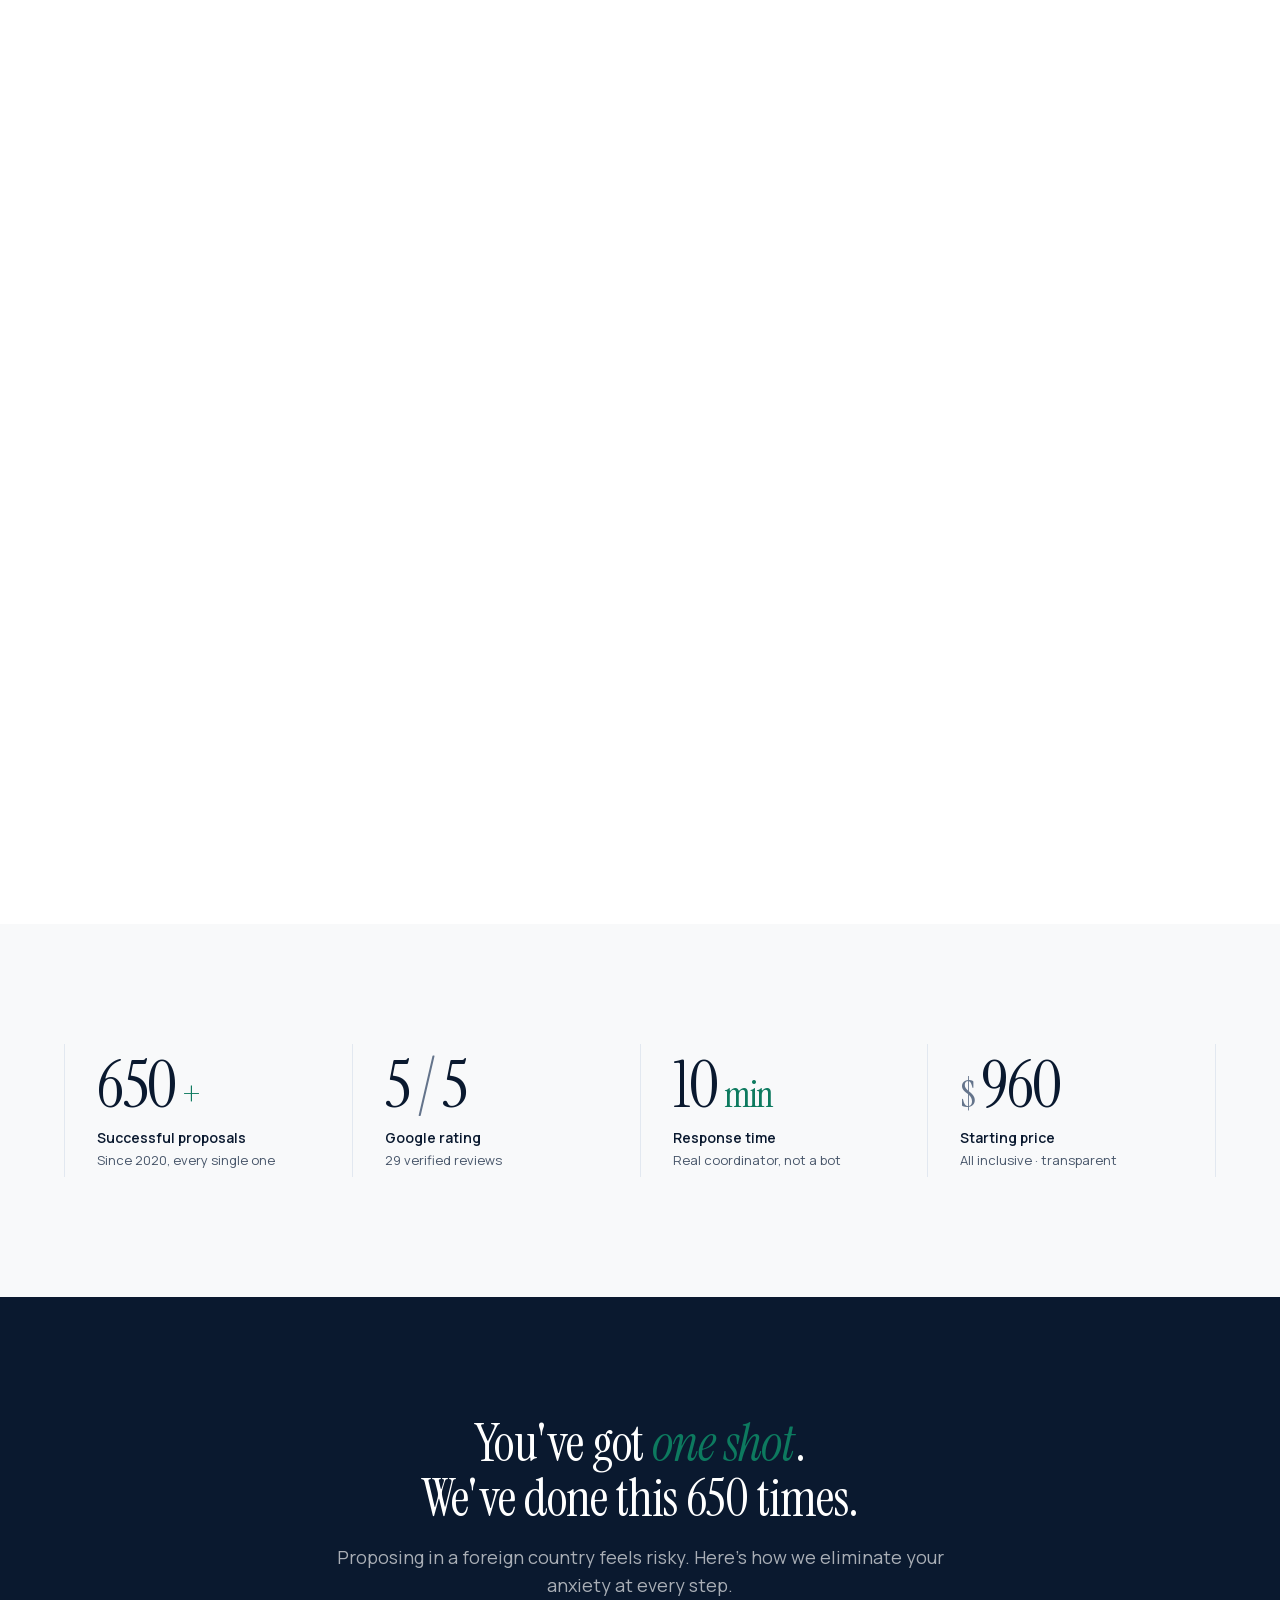
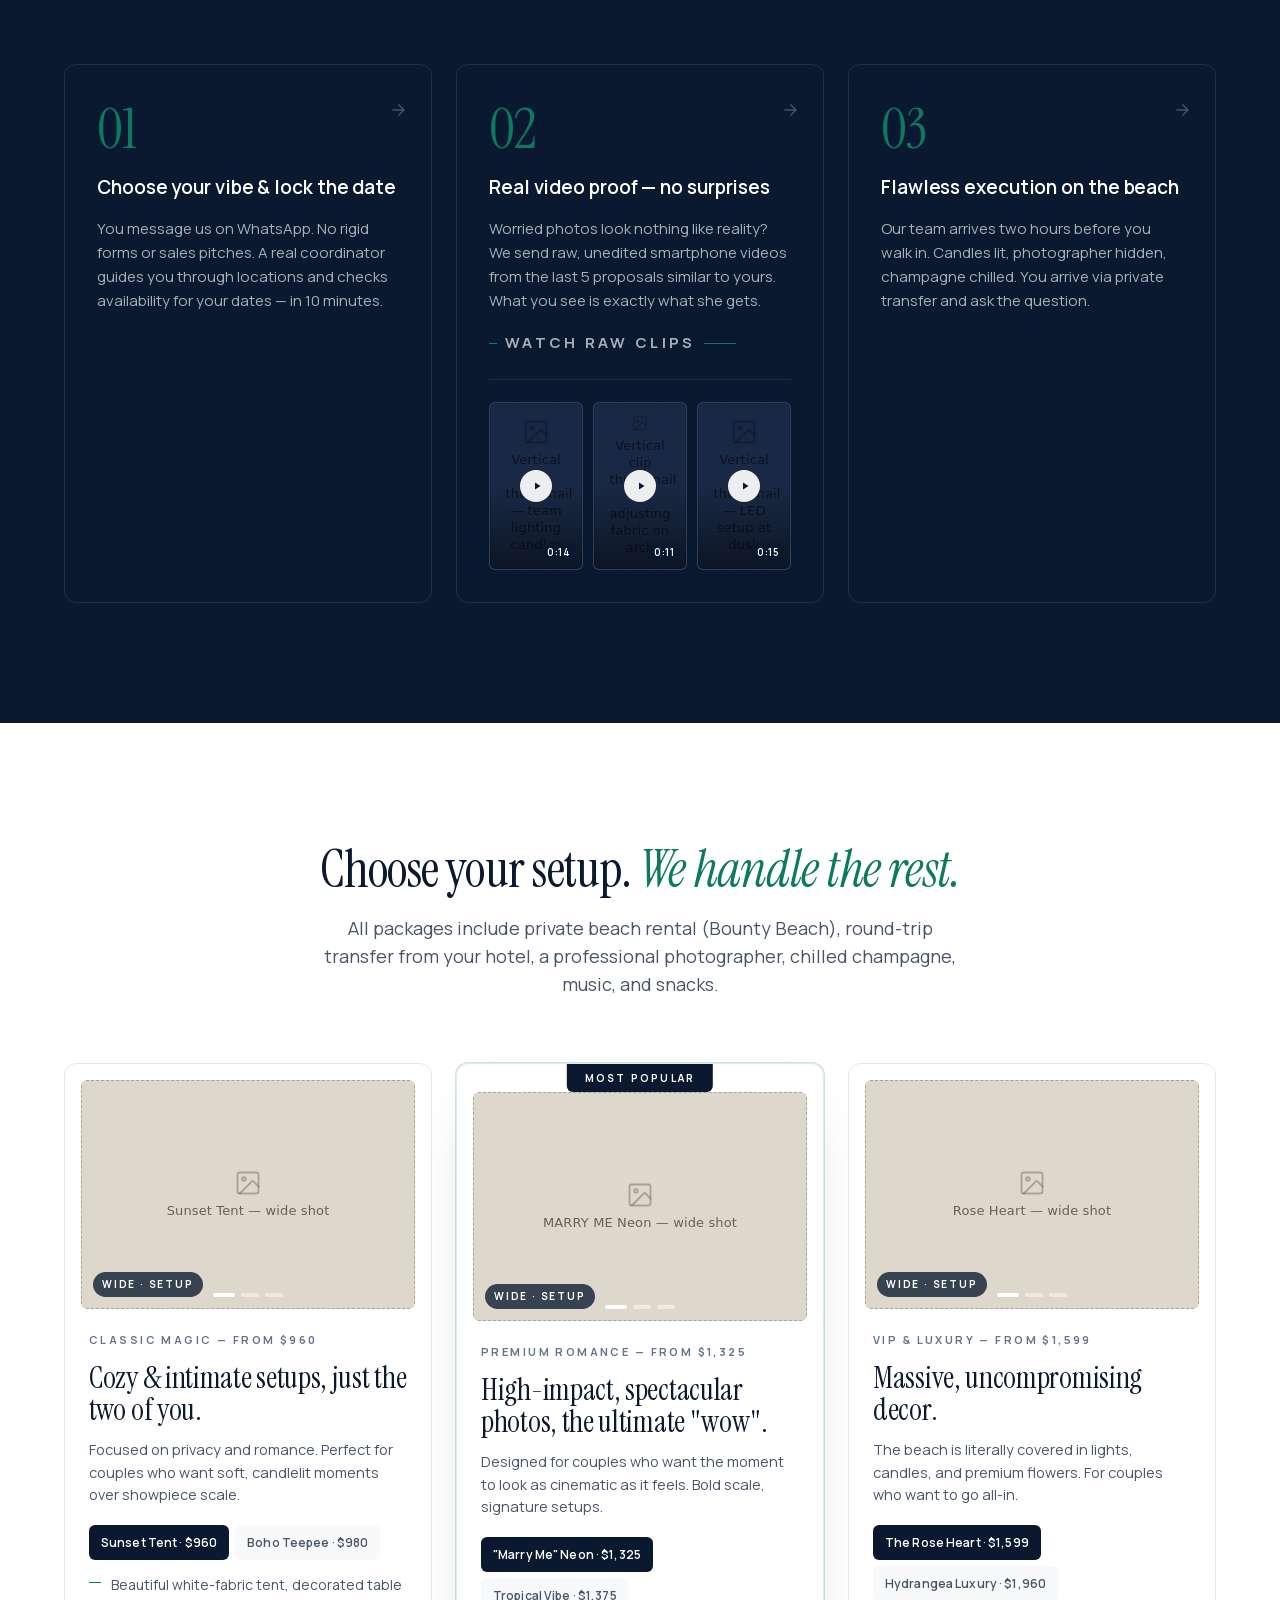
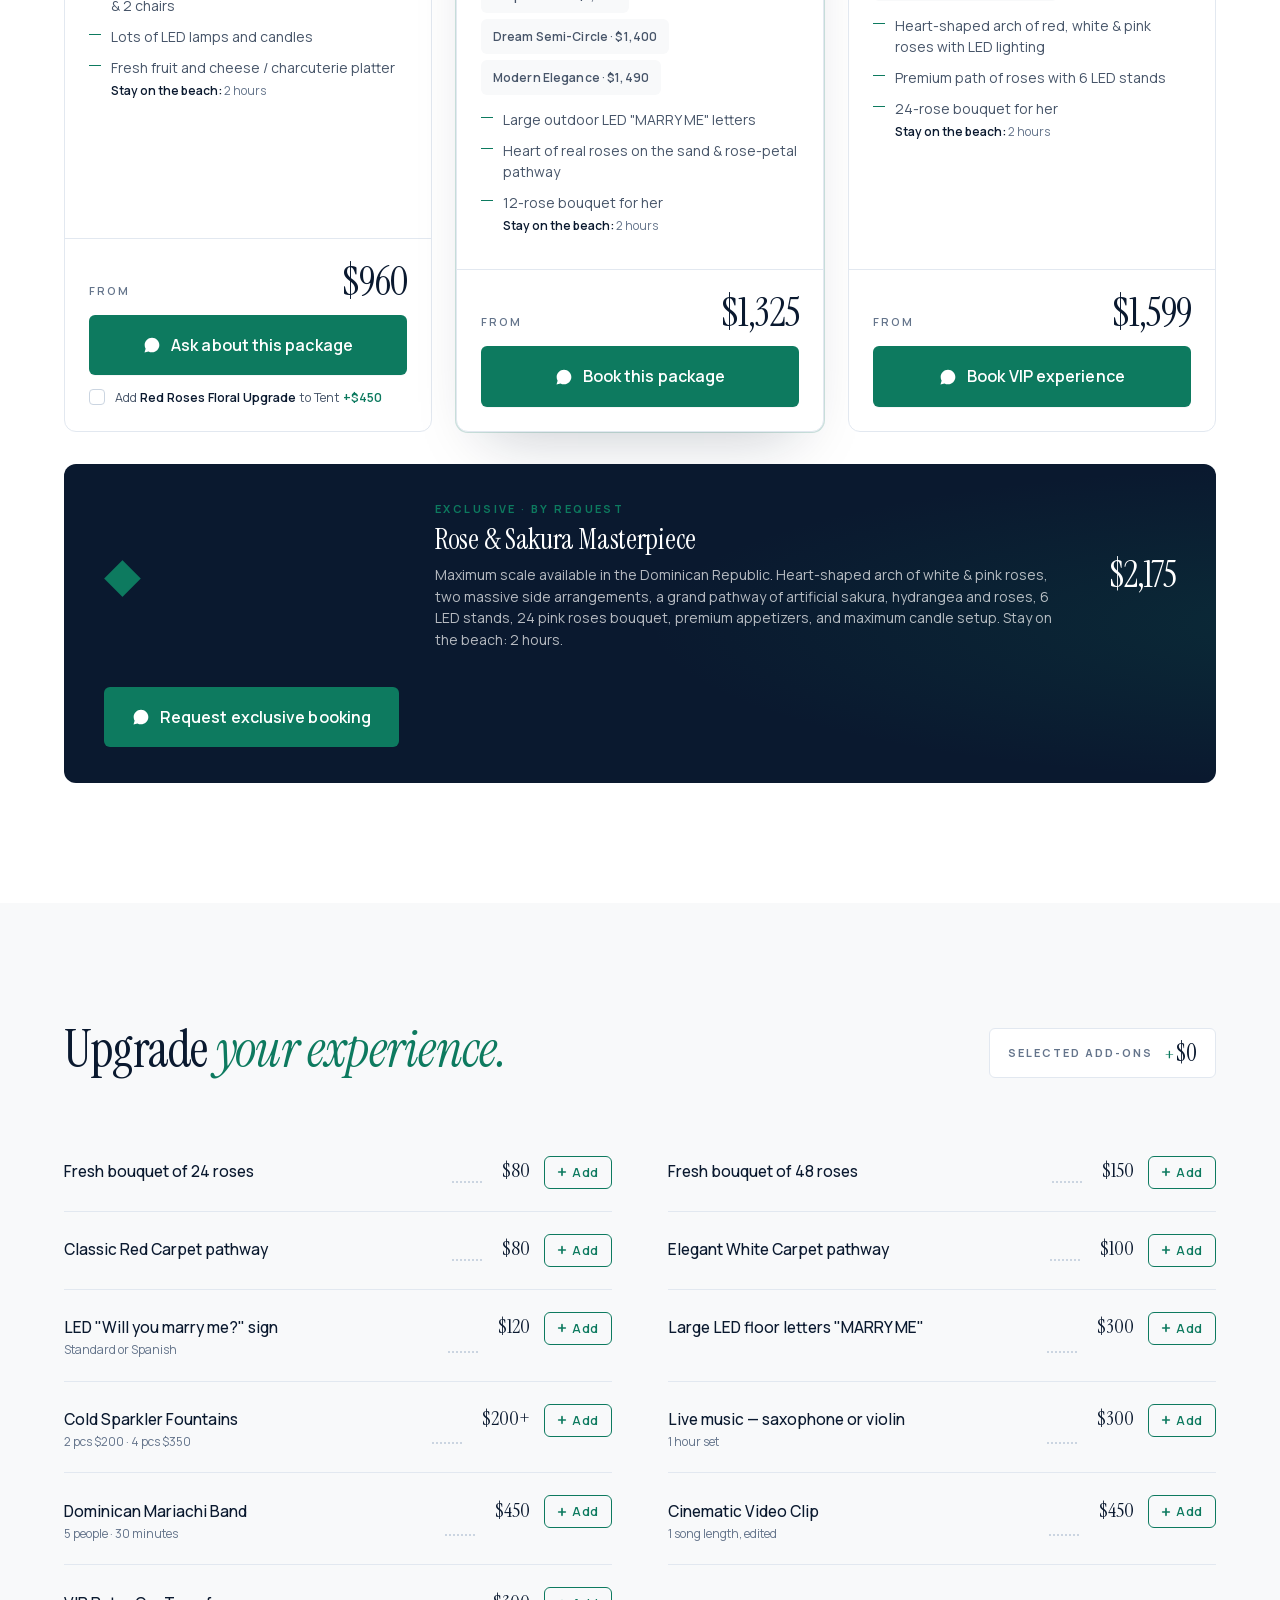
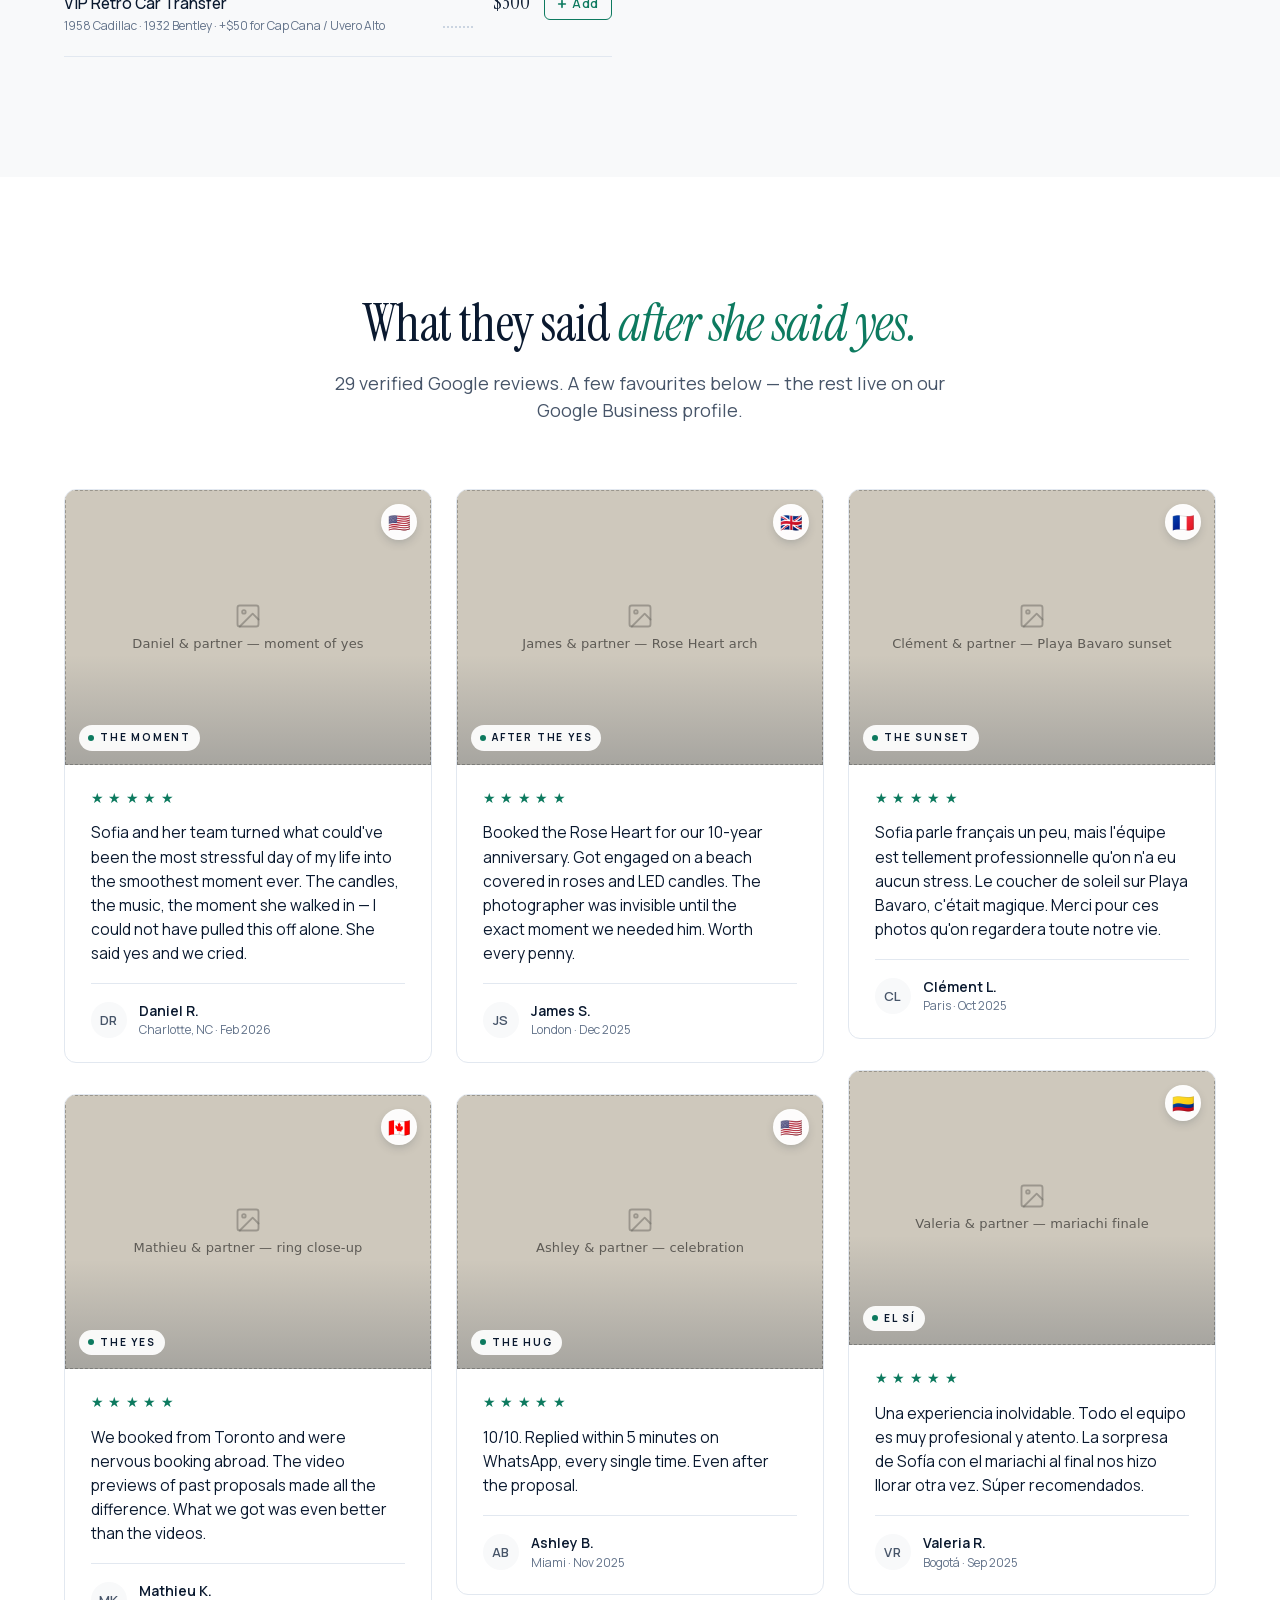
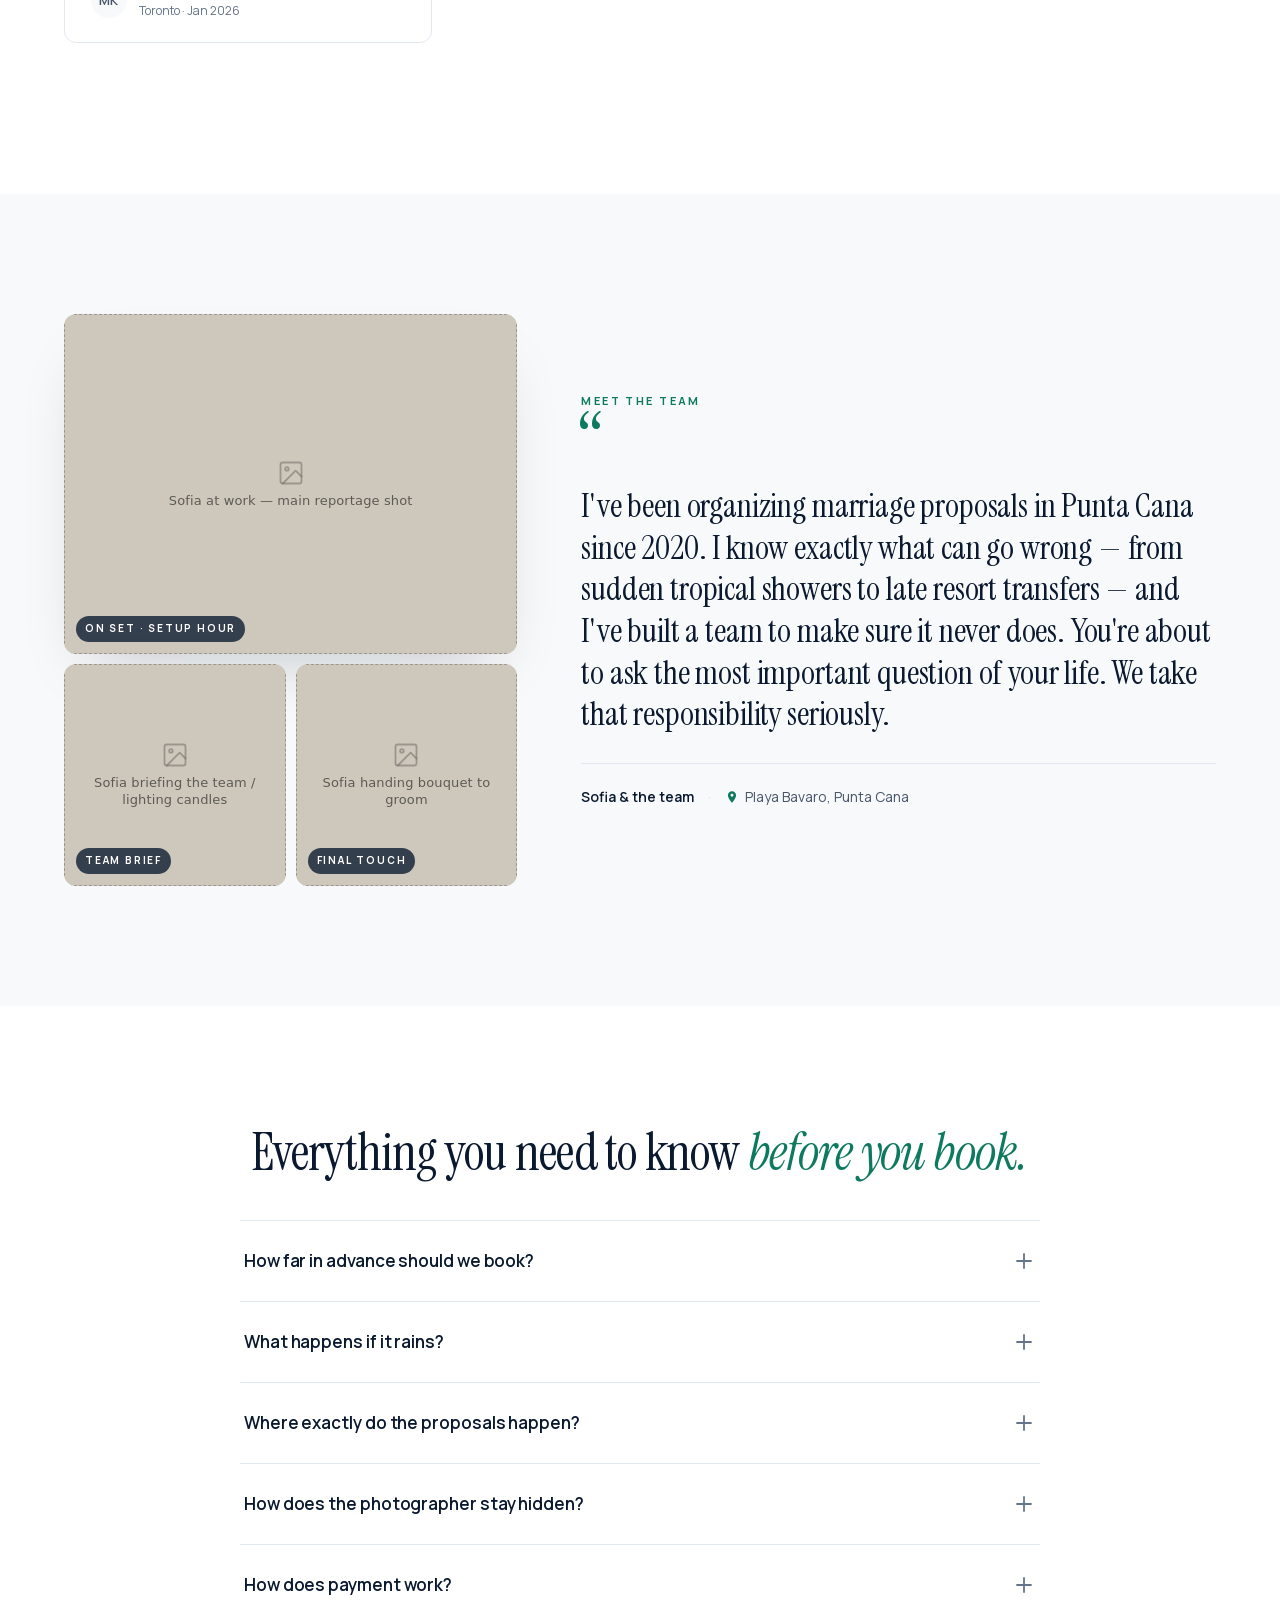
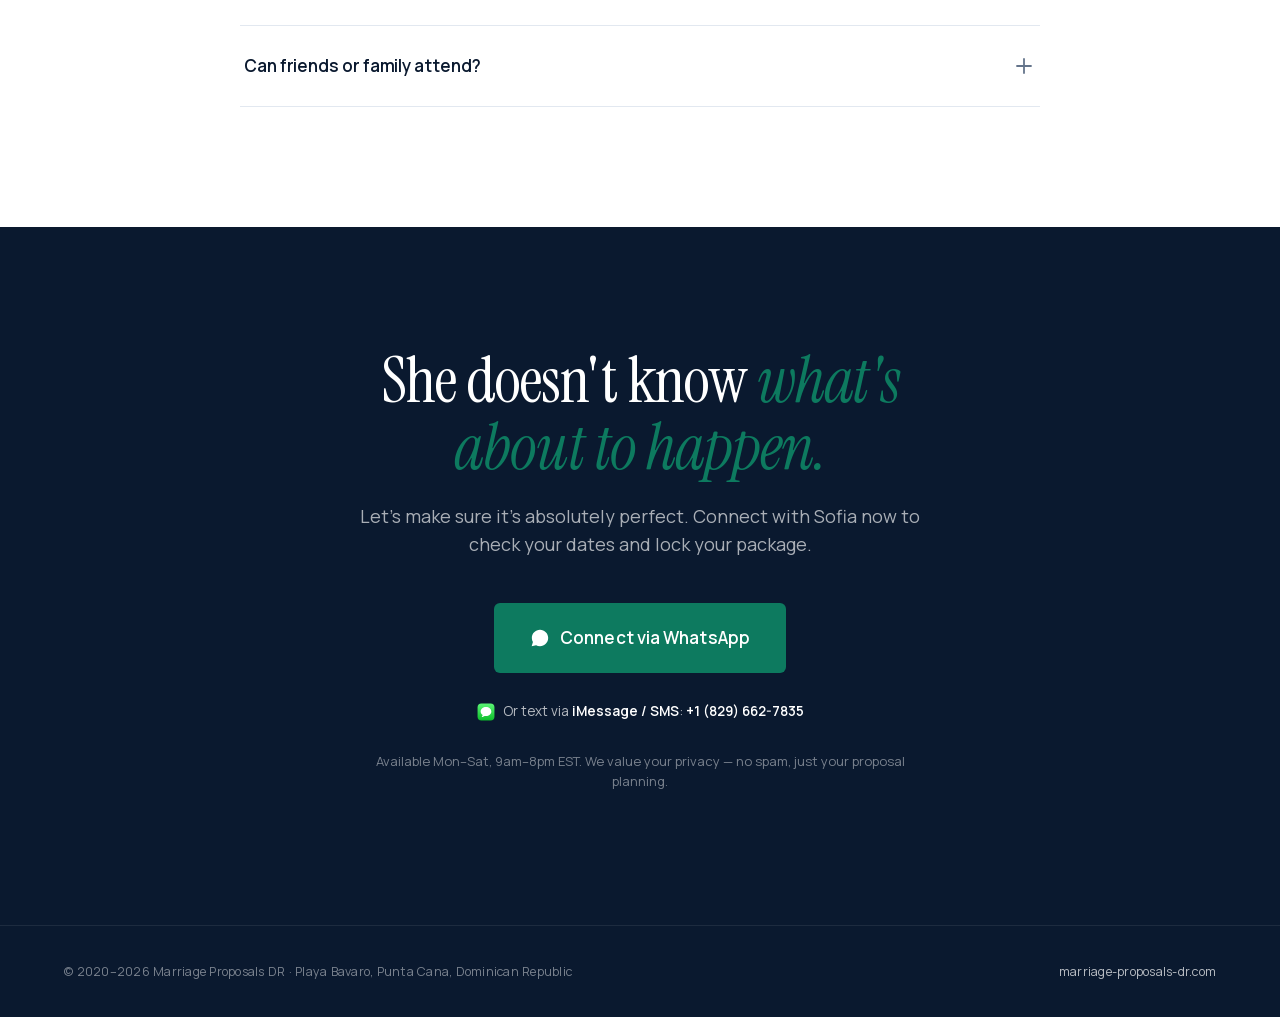
<file: project/landing.html>
<!DOCTYPE html>
<html>
<head>
  <meta charset="utf-8">
  <title>Marriage Proposals DR — She'll Say Yes. We'll Handle the Rest.</title>
  <style>
    * { margin: 0; padding: 0; box-sizing: border-box; }
    body { background: #0A192F; display: flex; align-items: center; justify-content: center; min-height: 100vh; font-family: -apple-system, BlinkMacSystemFont, sans-serif; }
    #__bundler_loading { position: fixed; bottom: 20px; right: 20px; font: 13px/1.4 -apple-system, BlinkMacSystemFont, sans-serif; color: #666; background: #fff; padding: 8px 14px; border-radius: 8px; box-shadow: 0 1px 4px rgba(0,0,0,0.12); z-index: 10000; }
    #__bundler_thumbnail { position: fixed; inset: 0; width: 100%; height: 100%; display: flex; align-items: center; justify-content: center; background: #0A192F; z-index: 9999; }
    #__bundler_thumbnail svg { width: 100%; height: 100%; object-fit: contain; }
    #__bundler_placeholder { color: #999; font-size: 14px; }
  </style>
  <noscript>
    <style>#__bundler_loading { display: none; }</style>
    <div style="position:fixed;bottom:12px;left:12px;font:13px/1.4 -apple-system,BlinkMacSystemFont,sans-serif;color:#999;background:rgba(255,255,255,0.9);padding:6px 12px;border-radius:6px;box-shadow:0 1px 4px rgba(0,0,0,0.08);z-index:10000;">
      This page requires JavaScript to display.
    </div>
  </noscript>
</head>
<body>
  <div id="__bundler_thumbnail">
  <svg viewBox="0 0 1200 800" xmlns="http://www.w3.org/2000/svg">
    <rect width="1200" height="800" fill="#0A192F"></rect>
    <!-- Emerald heart silhouette -->
    <path d="M600 540
             C 600 540, 360 410, 360 280
             C 360 215, 415 165, 480 165
             C 535 165, 580 195, 600 240
             C 620 195, 665 165, 720 165
             C 785 165, 840 215, 840 280
             C 840 410, 600 540, 600 540 Z" fill="#0D7A5F"></path>
    <!-- Italic 'yes' wordmark -->
    <text x="600" y="660" text-anchor="middle" font-family="Georgia, 'Instrument Serif', serif" font-style="italic" font-size="84" fill="#FFFFFF" letter-spacing="-2">yes.</text>
  </svg>
</div>
  <div id="__bundler_loading">Unpacking...</div>

  <script>
    
document.addEventListener('DOMContentLoaded', async function() {
  const loading = document.getElementById('__bundler_loading');
  function setStatus(msg) { if (loading) loading.textContent = msg; }

  // Error sink persists across replaceWith since it's on window, not the DOM.
  window.addEventListener('error', function(e) {
    var p = document.body || document.documentElement;
    var d = document.getElementById('__bundler_err') || p.appendChild(document.createElement('div'));
    d.id = '__bundler_err';
    d.style.cssText = 'position:fixed;bottom:12px;left:12px;right:12px;font:12px/1.4 ui-monospace,monospace;background:#2a1215;color:#ff8a80;padding:10px 14px;border-radius:8px;border:1px solid #5c2b2e;z-index:99999;white-space:pre-wrap;max-height:40vh;overflow:auto';
    d.textContent = (d.textContent ? d.textContent + String.fromCharCode(10) : '') +
      '[bundle] ' + (e.message || e.type) +
      (e.filename ? ' (' + e.filename.slice(0, 60) + ':' + e.lineno + ')' : '');
  }, true);

  try {
    const manifestEl = document.querySelector('script[type="__bundler/manifest"]');
    const templateEl = document.querySelector('script[type="__bundler/template"]');
    if (!manifestEl || !templateEl) {
      setStatus('Error: missing bundle data');
      console.error('[bundler] Missing script tags — manifestEl:', !!manifestEl, 'templateEl:', !!templateEl);
      return;
    }

    const manifest = JSON.parse(manifestEl.textContent);
    let template = JSON.parse(templateEl.textContent);

    const uuids = Object.keys(manifest);
    setStatus('Unpacking ' + uuids.length + ' assets...');

    const blobUrls = {};
    await Promise.all(uuids.map(async (uuid) => {
      const entry = manifest[uuid];
      try {
        const binaryStr = atob(entry.data);
        const bytes = new Uint8Array(binaryStr.length);
        for (let i = 0; i < binaryStr.length; i++) bytes[i] = binaryStr.charCodeAt(i);

        let finalBytes = bytes;
        if (entry.compressed) {
          if (typeof DecompressionStream !== 'undefined') {
            const ds = new DecompressionStream('gzip');
            const writer = ds.writable.getWriter();
            const reader = ds.readable.getReader();
            writer.write(bytes);
            writer.close();
            const chunks = [];
            let totalLen = 0;
            while (true) {
              const { done, value } = await reader.read();
              if (done) break;
              chunks.push(value);
              totalLen += value.length;
            }
            finalBytes = new Uint8Array(totalLen);
            let offset = 0;
            for (const chunk of chunks) { finalBytes.set(chunk, offset); offset += chunk.length; }
          } else {
            console.warn('DecompressionStream not available, asset ' + uuid + ' may not render');
          }
        }

        blobUrls[uuid] = URL.createObjectURL(new Blob([finalBytes], { type: entry.mime }));
      } catch (err) {
        console.error('Failed to decode asset ' + uuid + ':', err);
        blobUrls[uuid] = URL.createObjectURL(new Blob([], { type: entry.mime }));
      }
    }));

    const extResEl = document.querySelector('script[type="__bundler/ext_resources"]');
    const extResources = extResEl ? JSON.parse(extResEl.textContent) : [];
    const resourceMap = {};
    for (const entry of extResources) {
      if (blobUrls[entry.uuid]) resourceMap[entry.id] = blobUrls[entry.uuid];
    }

    setStatus('Rendering...');
    for (const uuid of uuids) template = template.split(uuid).join(blobUrls[uuid]);

    // Strip integrity + crossorigin — blob URLs from a file:// document inherit
    // a null origin, so crossorigin forces a CORS fetch that SRI then rejects.
    // The manifest bytes are ours; SRI protects against CDN compromise, not this.
    template = template.replace(/\s+integrity="[^"]*"/gi, '').replace(/\s+crossorigin="[^"]*"/gi, '');

    const resourceScript = '<script>window.__resources = ' +
      JSON.stringify(resourceMap).split('</' + 'script>').join('<\\/' + 'script>') +
      ';</' + 'script>';
    // Inject after <head> so the DOCTYPE stays first; prepending the script
    // would push the parser into quirks mode. DOMParser always emits a <head>
    // (synthesizing one if the source HTML omitted it) but may carry
    // attributes through, so match the full opening tag. slice() rather than
    // replace() keeps us clear of $-pattern substitution in resourceScript.
    const headOpen = template.match(/<head[^>]*>/i);
    if (headOpen) {
      const i = headOpen.index + headOpen[0].length;
      template = template.slice(0, i) + resourceScript + template.slice(i);
    }

    // Parse the template and swap the root element. Scripts inserted via
    // DOMParser/replaceWith are inert per spec — re-create each with
    // createElement so they execute, awaiting onload for src scripts to
    // preserve ordering (React before ReactDOM before Babel before text/babel).
    const doc = new DOMParser().parseFromString(template, 'text/html');
    document.documentElement.replaceWith(doc.documentElement);
    const dead = Array.from(document.scripts);
    for (const old of dead) {
      const s = document.createElement('script');
      for (const a of old.attributes) s.setAttribute(a.name, a.value);
      s.textContent = old.textContent;
      // text/babel scripts with a src: fetch and inline. transformScriptTags
      // does XHR against the src, but blob:null/ from a file:// origin is
      // silently dropped. Inlining makes it a plain inline babel script,
      // which transformScriptTags handles unconditionally.
      if ((s.type === 'text/babel' || s.type === 'text/jsx') && s.src) {
        const r = await fetch(s.src);
        s.textContent = await r.text();
        s.removeAttribute('src');
      }
      const p = s.src ? new Promise(function(r) { s.onload = s.onerror = r; }) : null;
      old.replaceWith(s);
      if (p) await p;
    }
    // Babel standalone auto-transforms type=text/babel on DOMContentLoaded,
    // which fired before we swapped the document. Trigger manually if present.
    if (window.Babel && typeof window.Babel.transformScriptTags === 'function') {
      window.Babel.transformScriptTags();
    }
  } catch (err) {
    setStatus('Error unpacking: ' + err.message);
    console.error('Bundle unpack error:', err);
  }
});

  </script>

  <script type="__bundler/manifest">
{"81244e70-212d-4b58-aa08-db33016db660":{"mime":"text/javascript","compressed":true,"data":"H4sIAAAAAAAAE8197ZLbRpLgfz1FujdsghIJsttunU2KmvDIsse7tqWT5PFM+HRyESiSUIMouKrQJC31xvy6B7iYiHmU/b/[base64]/A4FQNZBaBLQ+QarFeZ8W6hogNJCicZGYhUhqSPEuusIlVsNRqZ+QwhhcbCalWZSlThOTWLbXJjDUgEq2MAS1zJVID15kAAXGDOhMbK6yMXxtVgMlSmQiN2KQViq0ELUU6vs7EeCVtsoEJ7HRmJT3ZZUWqdrHaylxaK6EU1kpdgDDYO5UmWxevElFcCxO/NvsRGEWrx4XLlPADZqN2BnDsjdAS8qy4MiNI1a7ACfOSfstKMyIMPn364k8g96XSNoYnlcUJE8h6DroqbLaV9QZAZngJqsgPngQQZRtlLCx1lq4Rx7iReY5T8TigZRoQvO+lVq9lYkErZf06ENIfXnz/HdiNsLilhskqUdtSFbKgsYUx1VamuGN5di374IFVRFAR4TtRhbFaZIUFYY6ROPRr+NJanS0rK80MfwJkKTT/POX9l0Ui4UoeYnj2+L//+O2zx1/BSmmaQUrHQIGp9DVOjCnEb33nHzwIB8anKngBSGWFlKnBE5QZmxWJhSyNuTcTvftnoGViB/AWBlpVRSpT+jvJdJJL+rPM8nwAAFEqV6LKbdNw2DOZuqcoyzyTBi6nH8NS6VTqsRZpVpk5zlJAoYqx+bVCusKp94DCnRsYPHEyz7PSSGIkRlqQv1Yih12W2g1R3kZm640l7AmwupI90HheDgM8E/fmkdKF1P5ZVkC5J1D1OmPXsMbA+YVb+laYq3qEL4sDPHr+HBlBOS6F3cC1yCsZw5NrqXWWSgO/EOp/[base64]/o99Y5OIXDLnTvAYNtw6V8W6Zmo03R5oGR9Bx6lij/wJYgeMFQf8l80St3l+YuHm1c+QCleZXTgYb5vtazYPz9fl9GO/fYFMBXi8Le1hTDIEElEizLg73y4xkAT2Us5DNTpp2j4hQCKHrMhsJvLJSuT5UiRXbgt/fPZdDF+yGCVGpjz996HLziHJpdCeiqgHCneRGxpXrEVWeMb6PPuNxXUuDqqyyM4lrLTagtJpVuDpwCPo+KDM5RYJBI8bcYsJcwoSxUWeFRI1CuouoBQa2651ljKjIclO8gKlxy4jZnNwI/sJ/WjEWjom/8AkOistznpx1kjx+LU5e/hgwi8fuqbNa8jSxdlGanWGiLaHXC7OaLKzz6fTcj/nKc8+u5yW+zPm3Yszx5rOHNdanF1Mz46xGxDD4ow3FnAk3iicVKCm9U9MXAsr9Fl7YucXwcToRz0xZrPvBfoqs/JozZ+Ga6YfPetCprA4c2wwwhMwHcH5lE/CiEQO/hrBFP8eHs9mcudOFA1h8RDe3AGW6vD8xZcvHr/6+tvvHsMCBie0sMH8DsBkAhd//xsI+Pf7OEGnyqBQO//iYjreIYtAvZXISEubFWKMGlRJRIRkuxWeazI4r9fIQumtqgyen/MLAv6TXD5FxeTXxTT+/BK1ln8/v5yOP51O/+33cT3577/806uvvv0eFtTNTfKZMBZVWaW3whpSpGJ4/sdvEIjcJ3mVyhSiRBSQCI0qBFHoHBIthZXfIgJ+n9mtKBmcKqgziSMgDR3HJkXGDmP45tuvW4CXMhEs45D5oIrEYLQcyyJRKeo+suRpOfmhjQUSDqTFiQJEkW2FlSkB36kqRz09l4XNDwxsrcBY5KyI6iUqmZoZPilwdiMK1KFKnRnZIOvLR48eP30BC/h5QLs8KYv1YATux+tSBr92clk2v8R1thq8nN/hwf/x17/8469/geeoHKf1HhqrtHTv/uv8H8/4SSGBTYV7kG23Ms1QNLDRoIpxshEFmjZKO6WyZcYxU2VAJRlVz6Q3WwhoNMRtu87kDol7p/[base64]/YhJOhT+YJlKa6b7egZo41qRS6eL1mu1ars0VhWyd8Vs3sECViI3Mnz6FJtXeU5nYFUVCSkq+CYaEjMFyFYQUdMhMr9K8+unc3rpYTDBNDx3eIdZe2w3sogiTcw50rG6gt+Bpn2LhjCjsYedxq9rTs7/TCbwPWJ0Vm9DTiIcHQrFAbJivJVbpQ/g6J1MRC0SmYLYSJGCWoWwiDfRPkaszmjecaL2Qma4n8j5klwtl5II4QCbQ6oFKVw1KMTLa/jkE7CHUqoVvIbFYgEDVvoGw2ABfpOILnAbnlCbWBg0OKM3NyN4PWKyHM6DXpMJfEkMNCvWZFPzMepbYDNB2CJRFai0h4BSVhdIi2O9ztljBFcVaFeyhMuKjdSZhYqJlHlEAKk+C2ietfAvC6sPPLtcJFcIW8ZBZ+wRMSquUMDyiluIYrQyon6+eono/aj+FVf4+/XPVy+7nQDCRot6SxAE7YqxqJEO4Hf8bEb/iat5C8rNnf6/[base64]/VTj72QENco9TosE+fwFQ0RvKjZJr5tsU0GMoQ3rY68Q4z9uSMFpq4dLLpyESn+pKic1yN9tPPcmZ/V06fB6NFTrbaoNznpFe0Cdj2Cf33+5IeYT0m2OkR8NIcfRIIdlHkM8Lq7SHBtGGVzuHFUSTToFPhX33/5J1jA5bx+lORiWz6HBUSGxvxe2E28FfvofOT+zoqI+o3ADIdesfsBNWYiaMHqnPOHOn/OUy3H3ovhCNH4dgKWQjtKTIUV4x+ffQeMpjnKWamBhC5riW+qEZgR7EdwuInhMYsSds9lBocjn11DMGtpn+fKRlnqqYbXeQ0LpsaGn9AmX9cimGV2cIodx7vusrs3UM3gegRmBucj2M/QtDrMYAo3MIPrGuUNDddTGuGEQ2r+CKcZEhk+5DbNbGGB3eYhX2MOiYv01C5zI+GNZ53NSnkYZmXDEIRI07D/LdztTi04SeKhRxoV0nuwydabMe04+w9IktZKc34g6S+ux2InDo51oZrh4WU2hm9Qu3a+COcsIX83dt1JSBV2Qu8IAxcNW5OwEdeyGFgPzqkCB2nngcqY1aoX21Ls4matRqF7GZvSiLkoUhO39DNEmT9OhGAGxWcUXwxDJu+MHbIKKQRAfrL/cnZOr9nzmO1Nb0kIZ4/6kIfHOlrB6LLWEoNBqMZZaUaoGjXSRYsdVCViKobvVLGWaDegwY+IFxjnQcGF7oEgyqRlkZJiSD4OBhSxY2BIskfUFnzMBj9vp8jLjaAGZPZP//43MFuR52jkomn79IdvnMzDwNhGWWV8/EPLgYFCURSAX0s9dpEr8gdAya5bpAlhDkXSHGmrvhJW/[base64]/7+5y/uwH0eZ6OM0GyktLGh1gxl6Kd6kmSlzcZixN3q8zFVyNff+/5mWubDZtZxfS22zRORjkWfrYmZVOR/APQaE5kZhZ+eflvvJefwpmIOxcjuustEYY3ByzA9GRhRmbKTOVvNE5UrP9HopoukI/xdfXg7n7IC9+Cz07d6flvubeqiYdJ439fzE0qi8snKeFUba2XSOsmyVq91sk6WpLOaovK+J5lujTT8b1kAnE2CwkG3XEGHwrETJhFwvpmgQRFXhHsOafDv3YCOKNEdriiPT3uZEaxNB5XJlJ1aVk9Drj9KSRhp/PCLlvrJsq79CPB3+mMldNGzix06MUyxpTIG+hEMjKQe1OejEb3ieFN0ps710+yTTOMQbLrAHd1uxHzPqC1XIOQW2kEXPOMQlrIzG6NbGfw3DbR/v5PIqs2NKrcDoFQOgn0bmMrEOoqqSzVgQb6cnIe6fBdE4iMKw3pCDc6sqz2+JzVGgrMY9oSEXB3aIsBS1LGS//f7Lbx7DEmnBcGzFuMibIQ9g7SX0wFgK+50m71ix5rgcU8GDbLt+6DYIhwtCgnOv+OQemicg7oTBE11IjNFyjgPtqI8eNrvt948W1rN379gsf7ppG34bZ0Uq97PzcA+TShulZ2stlrfsEzOL6GcyKEpRFFmxfjl0x+NNAGOZFevguPJ+xISuW06tC+pMpx/X5x7/VqVIMnuYxZ9ehlMuVYah3LG8loU1vLb3JcUAzFLtMSiSqt1sCvi/83IPIZO4GI6mcH5R7uHTi6NXx4tkOulZpQ9ZhRGrcj9v5STMLqcftybX8K1/Wa1W8+PJxpflHv4l+eL+Z59djHjyn3Zm+WnrtN5OKqfWw1ueLIrdyzfI1GbTuVXlbDp3m17sDNqieFLeCUI6ELS5bSjS7N4TimlPhGD9E1CO5tIC1Leo8Ag44/vl8E19qKbvaOkPiz+SJGnf2Yfl3dHuXzR7H6xUYrT9lmPmh17lcj/Hf43TDN312DhRebUt5iQ2xpmVWzNLKGMiJCF0W2WrwxjTAWRhfYu1KGf3y/0c9TinILg3pUjTrFh7gt+PTfYb/na0v1T7Hl7kzvfR4e2uFMz1+k3NIz67PHofJ6J800i3L6Yfz1FTGe/4FF5Op3NyT+mxQSjFehZPz+X2GI6plm+oJ1LE7Py8pZI0baB6Qygg5k7qlFqtEPUXHjmpTBQ7vcfHKtDF5bALdrah1BcH/LjLf7scngDsXISP8Ec/lSHkhsRUZXHGOFUwKs9ST19z98avZYyL6edUNLOL6fnofDod3b8/is+n4YrQwXMLdfaxdaaTGTO7VJiNTKGDsiMWx+AdhREyID6/MLcjgeYW9pkdHa+wG2ca1R1DMRvqNo843xMVEQu/f/zdk59qtQUiz3SGI/C4yA91Oo5MO3qgqOxGadzoXNT+QK9XGqgKsVrJxMrUaSiCXEnuALIPQXhYFoNItJ111iUTGpu5pEcaShzK1hW6zWv3MxGLV0oS26uSeGZK/BXlWo/k+VPECoqb3xg7fd4mrBa38izGH/d+cgn23zWkra81n4sQ/m6DQWc8+XJWqJ0W5a17zT9kmllMIH7JJ3MIiITRCead2DwYr2ZV5925i8qq4JwkNodlZa0q3qA/R2hR0BSb8zDtKA+IGc9q8aScowXV4aa3HFl3mO5fDp1hRioHG3XnaNS9j0nXgY++TESdlXq2zCsd3S/3w95FMibfnJjU5y2eqHUPwRGdfU4Cxlq1pT81cXj8y61o+enF/XM5b3PxW/nY5eXI/z95EjyCPyv3cP9Yf8MtOCbJm8G8iQ9kiSq89f3AXK/ZG7c4u/j8zJ1k/hsTGH6v9oszEvWfwcVnZ5TbuDhDkJgKpdUVpjoFPP4M6rXw67EDfh7f9z3GyMcTUbrsrdbj1yor/POHNagHFM3fL84+PYMD/dtDDaaMf+v94uzibPLwAadfQbJfnH0eX55BcnB/aJzK5dkkAE4pqunibHtxDueX48vx5XeXcHGOYCbmev3Q4S4XxrDbF/38IPdWogmHuRzOFeXcOpzXiDEKUEtO6GjyoKMmAuv8Rz8PKNCByTW8ifgX8mb87yqz+B9PbfR3k8yGP41OKC8nHbz0/qLGO6mrxCodjGmqUgahUiYIyu9ekNM8FtaKZPOctLzojUtOHahSFoM6/snOClZoyT2Bpwhly5MfXzz/9qvH3pFhFHQcIXCvnQPdgHPRAe4Y8faNAIcYgUvyG7roApqw2HjrQ+Q4/zgrCqkpsWZRx4gHD8jfhHsdep7uweDBpH4TtE6za97nxRlN5AyTIa3/0W5MeXxr14DzCEHkdnF2xpckkD0vzihaV2cNhgL6GFwwOmldfnT+QYugo9vq1e6XiBKT/NLsugu93c5Uy7OHSsOD6iFf0aBrHObBpHK9e2GEEFDh8BOkv/u69D0KZ4Hb249W14Is9tN4vW2CbGidgbO0zoqdn+KtreQJ/N3WybwXaNMP+h04Smx+9vABiygGJRJEuSQ2cAY2s4iPZ/zbJ7S6nw8m3PFoMUfwKIUigLZV1wEw/FXD6ptwVpSVpVDq4gwp6QxEksjSLs6QajnPMEbeHg1GgyEewDNgjvBw4HkKsZ9XzAAWfKZ/raQ+PCfTS+nIuQ8bRz/30Bw77+1AwdxOeySv2+Cje7Lbh42rE73oZbcHB3Z62yei7LZGw+pEa1Mtj1oT5z3Vnu6pdHqwo/BED3p5tGKt6wy3FvZop/sh0bsuoFSWFIaZdmYki+OHqHFgfmFP0P0IX19jf86gcHRAwcUolFEsxsZfPfkecsrPRScr3XCqLQn2ZwA2odRZFDUcMiY/rFENtDQziSoKmdiJlu4viGS8pgRQvCclt6oq6FaINCipjMXbAMwItImPSQrj849RTfvOTS8akM95MGotjRAb05uoCY/RFtwCQHbSAVnY40QXIGNnY33ySf03hsFqReXki2jgucYgyLnDWDpBxiQKx5wwlc8vdp9Z52GPMLFmOO9b2TxI72oBJO7UyQw8BkwyoZUHWJPavXvHj3OViLxD435kaoFZGz6rwz0Ycd6lyxPop7smSe2my3losT07RokK9Z53d2zldTMHgEQ15U92H/48fdnektWwboQR+mgVzDLszekdCxjU3Lil6xXCVlrkP1EQ6Q9s7OMtkYGFq0LtCsD7jDn4u3mYQkahJG/V082pBhzmHdOlE3cPkeJPlDOJkQpIs60sTEZ3vlzOAV1j+Pvf6GqDv2UTd7l6D2ZxRp2zFMS4wiV+Q+n1qgBvWsM9d+WIUo9VePWTlN72fSaXvOeAta83NbM8nmC6zE+eV8rpoX4bYbrnz09zQGkAH3lSpJNgomE73wj/kXGpySL8im84RZ3Te2ogB3MwHJ48y80Yzakgx6tvNuylqqcC7QEX3loqTGDU2TorgmShIJCGmYzMSX3kBZNvAu6ss2tJtySFKfH2GDq20U/H8EWRbDgxzbogF9lU0sXe5piRG1gjlIAWjNOeUCkKE8MTcl1x1M7FU+m6RgPG4c7fIuZLrJRXU+KNEUrLpNlNWpeGj4V9D+UEkztFPDJ2et5HiwVMGzq5fZc/hHBkbKwqn2pVijW5faMjBsPzN9I+5Qk/EqWttIxk7FbwbRr0cQapTGqDdC3t71EoZ8X6UZ7Jwj6TSWsOjkmi4oD9XN7H27eoQaw2/qlzUeLjblemgEAofpAgTEIxiKmuqCy3jxYP0BZfFHJmylziTSgkridPnz55/u2Lx25GMSCbQooYl3uftIVtI1xRG9ZqN1ltmF0mhCXi1UPPgLcU4fX0J4IgHKXcRMM2NPT0YWImMXO8wfXKWAx8s6gzYHK6xUt907FVeM02zFd3fqZdI7i26zgUIm57sk1fiz/0bVWdbiWMDBOKVjuYQLajrZ5AthkedzF7WHiUZgXdyjLRADnn7+AcZjDuGcYc+vqY2/tM69WgIhub4yY7bJLtsJYCruMumOkINvRwEz487pnssVV0OYV74Rj7IUxQOMJdWO16eh16ex2CXpvjXooQtp/CGHF3F2c9gYsRKELKgZ4f4C5OfAIXx/3TTKynfpM2h1LZaEfr7NmcCsdqRqGuI6hwpGYMehr2JfN0AZG87rC9BjAWL+AmMZ+IP8GYWQE6amEMaj+Euzj+vVbv1j9N7z/73hi0GIM6UOfDvGdkzFXjhOvIIIppJm4Rw74OePuAcXYXDEw6+w8tmkK8nHyLuIzUHu7hsu5CituDW71CisP9HsPladgH6n3A3odW7807etNiWaXqex1oXOHrm+bHjUts7uro5pjduqwPdHkO+s66FdqSCVnuZyD91o+gPDQ//0ymZYg3sjJbqLh5b3Lr4J9mEOMetEmPn5f7cD9u3QrucGgB+nMD6BBuzf+bXenIyaqsLe7WTmFSa0vYa5lLYeRtAh9ugG5GwJub7qbXQBDr/UoPvhmMaFt67L13968wMbMq/6m+CQrH/ER/7niKZnvGQ5fmj+WRFRrsAroxLIecjYJQ+4bosUnwisSkTsIjW4Ju+CBgcpiHgKwU2t1Dpj2Be4FfhNRcTIDeaFWoyvCN0N7JVmW/lndSS+3fsPfqerxX79Wtb5ta1sdPGylz+E2prYszi2uRuapMnEoXFujAMjekNiVXpUihyBJpD1yHxgNEUHi3cic0Z0Zy5BMiDnEPUCrQk//8j+h8fIVeUH7zn/9xNXyHmbjDyX6wjfhPKvVOB/9ABTwh4SNDYUuSFtmUrjPEj8WIV1TC3iRsUdJy5zo//FRvXMtJ3YubFHJvG7lMHe6yglKqXXQeT6fnlyMYS7x0Y8Wfhx3rmLsvFjTUMTr93cwFjzOhZl2KrQU4tul9yXoXVlk6hzEQibTe3oWr3n6sl53qd+jr1ysdTkqGmxFKVLx2ey1nfAWtPk1NvLGgxI9Hzj8TRB3xuAldsF+1lK54GRoXWGAlHefSGLaR+bK8L/9kpEE/EEboG0iJKNDMceVouOQW3rIM4RhfJIGcNoWyG3fDo31mspTuydZB3fjVTuhCpqGpdvSydTfQb77KZYyvo0GrVICvc0HLhB36DoK5U+6vq4rm6rM1MuLmdo6AvJh8LIMRNWm7GvvbU3mj929Ot0zfu70qu03pshleQAt89iEHJp7wsUtK/xiz0hvSA+mvKvmYMHt10H2TiDwHqp/W4r+C6x04j0oUOFmwlM0InTYS0uw6S9EWd/RhNV1ob+5qY6o7JXmzSxPHpyPt3Lzo6h/zn1QPDodi9+0Mak9w6AAaGyo/xqEN8nG6C5KuSAKdwwmtm4t9gNnorLj6x//[base64]/A0Zjxy/7sUpx64rx5U+RcceeSjDJ9GwcVrRao81lnf48jvxVmmSYC5uDlfywOE5xuHgdICgAVff4XuXQ7uFhxG0JncLkCt5aAGQJml1rok/mGOittvMtk/Ah+vUzaFlM8ljg39FfazgJOz3aHtkUzbjO6QNGzzdZs++B74b0NIk7wL7rh04JvGQxEIzmF3nvDdOaaVfIdNw+yk8dh6RLG6Jjmb6HOt/plQNsJZBHtBk4hgMrYrrFBWytpJdZUIu4ZLnsFKV5uqKnGxZXz9v8qXTdMJ4AnPYbqXVWVLfnePciASTBqRGdzN5GKlrMAs8diFtyhgTbfjoNWIN/eXdN1zPsl0R6CenkrbtPy4xQqlgGrjcEhcBYQHVeAL+6WgQzxxp9wUFH1AJa/+OcajHlD6OoehElYdBt3/fyuuThtgMI/2npJIT6oFIcg7IvjFYnneQWA8+4VIsiKugXFgqTSKLFOsxU2Vj1MuQlGineddDaEZx3rsv/UhZfs4JQeUb+ZoJla/0qSUrlI9ULzrAz3gc5tw8WMC0UR+aPJzb2ApTTKNKnESMKls4+b8MEh4lCd3K+9wkO9b3iiJ4IUGxYGyRWJ070ff8A9Inblrch8oG1I3wvn+NGqelSvtYa6UjTh8JBQ3Vz3771ifJ0Q2BJyuCQggfwgPaxq77y0N0hUqxBsII/vXp429GVDmBaoR/+UesRdgxLKEjuPxW04UMV/[base64]/BgGvqtHDxb1Ii3Tsf0ZjTuVBoECNue4NcGJzokepkttgv3nwekQQHlI3rDRW8bbmZ2nzWe48a7uqTybiEz5Fu4ZkpxzwiqVvZAO+5/92D/4hOEU6SKtvQATs+7Ld4p5hh0d7LdDYYAc6rl8M1o27NusdWfMUranJHHeduzNQgn7TGB6GSALaXGkRFT5T8SLPrZo1pTLnSP3Di8EBqPZhDGuOFxEd8QxQLyZl121itdcEYbzcV6aNNlqdR2tFSedp1AToj7YtsK1Vl6+JdLRyQdCSySG/HAHpUP51Op201tq5DgAwzKkUxYW/WEM80VXfbSoFq/6rKg6LYqK2xetGkpHl4qJBywlOeBkXRgS69IIsISx3QtwCgUGN/4z/IKOteWzllIPE9tcEQPvmkpsHIBxKCxnizhXLXfNl1l+pJP7pYeYRPx3Xe4Foq1KTRY8Y1Z5eH0JHmsBbDD1izoXbkeWCYAL4Rxlf+i1qJKZmBaVPAVNghMkknnNzHGrBvoTw0V4B7qfa0B22fmVOiuWY2TP/+tynnNtHVXAivg4xqgwFzC3Et9JUNrPmNSbuQSifrJJz//W/nzinaLgUMJa43rAHCrsYShTm7BH+TWrmtRSQG2/rOnJ3b03XaZ3fVJz1dOlbwuN2VS6XtKE8tI7n60Yp/rTY99dtqSnxD+T8Zwqc8oBHl0cxuyRHy4sZztyAYEsYsMEFRuxpiQK4jsc+o5PNG5Cs+Ve5+U1MMhDdGpo1X1Skf0DB3RHxr1SdY4HYfpjpNRxCtY8oeWscuVagVWZrAOl7tYAznmJxy2SSbOGiHHmib26FteqB1AlY1xPF2H1QTxB+tRKW+/od2/0PY/9Dqfxh2PDiB/7BDw6cw7UgzC1MLb2FI4QZhp48a9kREue7YhD/QpfdrqUn1bpKYSUJzmvRBWogcc0EuhBxo2NWm8GjRfbG6gtUA854HXUWgaVfXtXpXQ8p8WtC3Em5phRlO72zEouRrQuYqOwpndhs+9Z9y6EV9fb2R8e8/5fAeFgsJhjqhfEZY5U8WNWcRjWmsfo1IwnqqeIaFBbM4H7VcxsgmOf4YVjd0zl9/0IkrIwQf2sOwPz7kcqsNtJ/[base64]/[base64]/8AvO5xeO0tFgqCLxhW/L1+gydFMIUn5Fsc4DfuTmyPOHZMPZEEv6Zt3Rp54gV+rKoKP6ShbDNi+icia94oUu03dLZBImF72mCd/HZ1lUf+Mrtuo7DKQ/Eia40IIJ/w7n4TGlCs48AmkN/C2wYdA0lG+1izXowrc4gw5ffPHFF+X+1j71XI+cWSh3S6GN/DpXwvat2ZUeCPOe6rGjHyo8K3FmvsbqvTIqMA2+gBl+AAx5ZzCvdgya67QwL+EdfuaB0nb9DgYDmLmR5ie7IklSpNN1I5dQJ5sAE3z+qYGCns4gCzqhaYYdB1wEotY6XEEdrpfuVH4q4r+uby9lpnttjK6Fhd/5C3aovna2gI8+ij6klnlbr7Zqvc6PPOb1bbFRPdDxDeQjJNRzcthjbHQRge4ZqvXjOSWqVzlWdtau+5K/a0Mhk4HhCtKv0A0aep5VPvKqB99GzCjOsa6w8IzF6r1caHVcXxJznxEhDkW3zUOmYsWMy7DiZ7gMZ95kbqK/GJ380sQMacIsH9yXMXMZRP+jR7moUqzpr7Ct5S9y+s+4DN33sTA5TjaSoSo4K6j2lVIRfDbHHY/KUvhdXci8FhuzUCy02Al3/uQTB4a/6fDR5H82a/0fk0kWW4xB+CbDYTNoaDk7HqgTJJR+pol1RYZ9J83JYComfzQn6nE8EnvC2/3fvvUTCMT5V4orfFBYgNLmCv+xAn/OnDOFRsRMqPWaAgja52Udp/ndHsbvRlb8JfT6MaBC0yy1ywzd0g3yRH/to36Efu4A0P49AO0RkP8b0EUeADi8B4BDAODQBnDTz6YTUXbcpX1GWlB3hgmj/Ym8YBdfEBOiDyK1eQoeWDw5P7N28DI4hPhVQVl/oCbgDKjHBDW4ONumqV0IusKQnv/cYFPlRSzVtQyJodJ51+veKN19xI8Wf6dTS0/XmLFQ6dbtced4wFTEvgY3d3rgdNjugNZ1ZHtzwYCjxo4nt9r2xLydW7ZzbcZt/4flAncv69yykr7JUcujwC5hvNuS0fh+bU+gB0mmO4P+qLJ3XHcDIE4jJ3aSUOFtF4agA+KqfVNEpeEmnXapXGWFbDUdNYnF7vMCN0PE8f8B+PikcTh6AAA="},"e3d19008-f940-42b1-ab0b-5b70146677fb":{"mime":"application/javascript","compressed":true,"data":"H4sIAAAAAAAAE91ZX2/cNhJ/96eYBL1Iqndl+4q+xLctfK7TBEjaXuN7CowLJc1qCXPJLUmtvUgXuA9xn/A+yWFISqK82t0EvXs5AwlW4sxwZvibf9TZ1zD7A38nAHD7+gau395c/QRXv16/fnN7c30L//7nv4BLi5qVlitpiO6P7ANfn52cnJ3BtPuD16gVKDkVilVgLKtr1NH6SaXKZonS5qyqbtYo7VtuLErUafLDz++ulbT0TrEKq2QCaQaz7+DTCUDH91uDevMeBZZW6Ssh0iRf0J75nFU4bVZJls+VvmHlIk1RdPwApZLGQoWCbWAGK6YNvpE2RZFXzDKDNvdrv/8OyXkygYvz7NIxGrS3fImqsanXB0VeCmYMqU52pAmXSTbxsh3TNrs8oX9PnHOtGvI+MMmXjE4g9sy8ke5UwioG4hTFBKyaQNVozzODi2/Pz2m7ki+ZMDCD88wZ6U00lmlLJqKeK71kssRcqofUaeZJ5lotia1/Y5r5nD/CDCJ/hHfkkKSnRGYQZpBa54sLmMI7Zhf5Sj2k9GAn8I3bqbNnvrTpOgunoNE2WkLaKf8dnMP3sM6tesUfseoWMnjpBWvVyCpdZ7lVb1XJBL63mss6TVBO//4+yTI4Ddo7z8c7W17ep1I9ZAMIkG+c5CWX6cUEiAKm3m0ZnHWODsfvmdYw8147hdQqmLqHDL527khtoEWRW3y0AcbE4mz3i3wOqYW/wEUGGn9r0NirFgevNFtiSup2ggyOS7Mqa+08KGV7cihkZLOclh5gH+i4p96Dd1H0oGhjZ0eP5DwhP+yBSsC+95tslgVq86PmFcz6KK7R3gikn3/dvKnSJCIjfnJV9CpGN1cwA4kP8IaUN+hO+ufCoF6jTlOUVnM0UdyHN71d0upNv+zPxb3MuemFyjrrKLyQTW6ZrvGYP0dd2P4FBKo2A70Sig1yUDjeIX0U6eN5KyzvpC7/tyehDLNIxLGNfnOVN1J596axFzqa7UnPs53AJ7ALjWahRPUSzvNvvg1LXOWtmPhkCahPsuSPVA54CabUSoipxjUyEWdK7xT//s3PXwSHI2A4DoUBEEaqQOuVVrvD3tu2tWLHbxfeb4di2G+xA7du525fke2Wol9Yec9qBMsKA6dQMyGQPDNaq0c2X93X05LpKtqeHltXBpyT8BnQwj4ZlhVJVJiqjRxlCNTVRsbUK81LvBGHOBxJzNNbelgxT7fxrISLZ2RNLlDWdkGR9qzayCzUs8uTE4CzM/hF47RouLC0mUuWhVDlvYF73GAFxQZcsrWsACXBO9ETdvqF52PqBbLYsvCKEirM4NM2rDhp/SG5E4ppP5R98mHFHe2bcylRv7599/bSoTCuqdQ6rpnF1LLiTdUGhvNNu4elPeLosKquBaYJN1PHjskEbLwrdaHgBYbI6I6pk1qT1PqI1Pqw1LMz+BUNtijYUCaec039j+AVwsMCJa5Rg3ngtlxwWRN/1Ab4jX4M3KO4+xjD50N73rPnX31yqmyf332MGoKBwAxqdavekyrDhQmc+2No9ZD48NouHfKjk3Qb3MVti2XFvvj42MbfQR277X6hQIJZkPjihf/RudvFWVCx2sid1Gimc1ZxWSeR7W34vnjRbZC1MX1QwHhbHtfz1j/PZiAbITKnU4dqXzKI4DLiOajOsAFq11v2ocUal2qNI0Z/kdl7pWwn8Ofz864LHIYeof47ejcyYJWCl/fdVBUHchw1WTY+vLzjkk/77Jm6iNE0ZdB22ego08O5boHMq8fBsEKrlOwCwb585+iiZOz5Qjru03AHWJjBgOQyKkpUgGmCSXn1CH8CSROEzOgXUQW2bog0E+DOYeZI7uEh37j67jRtbWq9WzZaewB5qqjuKWsIXoxL1Pu8kSZ5eD8l+t4bA+42JX/I83ywkJcLLiqN8q43rmqNq77YuC11bsdahA4vUZ9Qa9Wsho1CXJTd8mdV5d51LseNMI54LK5lGqlYVz8oa9LhjOjt3is0UiXvvRSltmdBgOsTnIIxRnfA76k/A/sQzB3kMj+d7yL3H+3htpnR71rEg1ipkVkMs1iaFI21KmpjCw+Ln9iSnJFEznQToN/xA7+L0FN6vJkYPxl8Dwn0z/DSz4ntJgbtlbWaF43FNGGas6lgBYpkAh9d/oCvPnE4hYvtx4jrWIZ7WkzJHR178CNbrVBW1xQZadEm2GjCjgASNXlrOIOf8JG6tsOok2ydrzSuk+yotv8D+I1hrmx0PEYG5D3NUDuT5K4vSdAULrr7rs9xhcRH+3/qitPIFR4nYQoFFxpQLpis0VDf32c7q1qIOTy6/pOqaeg/0XRZbtlee7xrLBvOuJmf+iKkRsVnp4Ne9nN4TVMna+POvASrG5z0b15xYVG/hA+JMyG5g+2e3uCqqqZKmtEewN1B2ndK4iaVGXxqrwCTryiFyH3XepewDYM+qyolb5VlwqX5vXdIPR2df5TkSybKq24xZHqBdA9jmWjvQQ+VMid6Wljpe2VWVVjNnpO7nsdXZkUPXi/6NIJXMeyVn+Jq21Xz2N5sYP3T68DIs26/o9d+nR2x0la2ahdWfllskh9g5vjqQQrv3ZRkrnNIyFmhThG52Uc+CVK/h2TOhPG1wjGH8Ns9zwM37m95vbCFeoRUswdY8woVlIKvzKBfTTuwpHFvKopDcBNBdNSUimK3ExXFLasPyimmltVxRyOKW24FHmMimiHb++awxsXUNMWQ5Vooc2ynkmie9k5qhTKlc8uiuzN6zi2rM2/2E7y2q5dP6MmQrLV6lIcWnnCZpsi8yWMcpik8vShGJknSvYWTGO0+FryqUCaTFoRd8xW8VKhqkxu7EZirNeq5UA/UHwW2nQ8RzoNdiznQKRrzvkStOCKOadXpcyg1uNiY2kWzLKLk4J6jrEaPn5kiwEOkv/22rH4ZJLSZ0KFk0lPQOY/Q0OueyjTFLs37pmgptsM2zv0fgH5AdXdEgfaQhehN9FfFeTtMzmZAwR/[base64]/yKSS2Lmh/WYWsfgqcETtoG3/5e3pVySK9/8A5MRcPDsiAAA="},"480edf3e-f93b-4775-97ad-06d76d0e80b5":{"mime":"font/woff2","compressed":false,"data":"d09GMgABAAAAACD8AA4AAAAATqwAACCiAAEAAAAAAAAAAAAAAAAAAAAAAAAAAAAAGoIMG512HIF8BmAAhAgRCArcHMpdC4JaAAE2AiQDhTAEIAWFIAeKCxufQxXTbT4IdAecK1qpSkZUrgpRVDDKi/8/JidjiGjAnNYPjXI8Ubw287pNtYtoEGvDpDqBTnvIldxCbiElVLsgUYUFNruvmW0qkYPP9Igagcff/OWCoFEzW6tCXuhVt4f/k8OvaL5JrTtCk1O08jx5e7+V7ZKUk26QpzEGGURdwumG57f5fy4l3AuXagUsQFpAMIpQxArESBQzt+myXLQurVeuX+zFsl9+t/6+yu1F2v8BAgAJ5OPe/0lObx/kD9grQFzBTQAMzHMpPkSwjqC5NRC7oeHrn8/nsCGWORizSZ0mr9IqWe4TwyZVDvznuj0MC/DarIJQ2eESgBtf7bcvBW/43XSad1KgkQL5NYbQVRb7Koct4oc7lNu+CLfyodmKDFQwZEONM3VtbgW3G9rSC3rwEShV/X7O6d9WmAGeb51AMHaUZxM7QNcCCIAn/lA1L5e1LkmHHlasyrH+1724IFiwghQECqL16W2a7X4/[base64]/dd+xsBZ9t+QSCPZvmHWDpAn/B6m/XOps1IyKggcCAkC4dxIwML0QgHgYyKLR5GBRpeRsUtJwDRVT+AApTnocHOvMBnTmAzkxAZzLQGRsfXItUP+iQsX/IrtvImssX7Wmb5dlHBbd3ystVgHiSh7m3bm+vtCOMsau2AO0MTqpj2mDrppXF5Qfadse36G/EOrVas7f4jQVgvv4c/ZmYzNga3lAssYMZY/7ht81P8CNf8ynv82b/ZZ6tx/OdPMkbTG0OAVzcv7vOzc25luUMVT+Q+7FH7ZSV6SX/JBOscrYcWKK/EPPUbBmSgRsewNB+/353OCr+iZfxA1/xnIebTwBe50We5tH+/d/fCYjQ5WVQmMdgGjYThbiY7+R5z8lZ3YgZGv+ZPkJ61RwEVp6cvXbBcuOOseFw44Wg3K6+NmPBJsgmUvS0q3FuTK+fHrfXYLYaf7VfHA7tB27cqDUy/ktqCx9gZqWrymppZWKtMwF1NtRSZbyg3B5Zlsk2wRK3bMfuyl7s6ad92LPILdht7uZ4Gd/Ez3kNO5vrMXfzBLbHc8hAAPwgkbkWV6ma2EYh/DHqAYd8HcC+QTHYnZmaC74+klrVuJEP1Qrc+Aq+ncK18L0IkWkPuosm4byJZWyLxUOCE/A12FflMh9XcFYDcAYjmw5G8EtvABBAAgIqGOCACyECIUEwwqGABgaYYEEsEpBEHO19SlW9/HK9DIcb6chGHgrgQSnKUYN62pDKsDhiIAHNQWbqMxlEQNd0gBLHxxSse3hA52UEdCa8nBw+DYM4v++Y7nY4oPfIXkYyPAtXs+VXd8t0bcC2r4PF2hXsZLoHCm0UkYysUyx5Ldvo5kpNoTjsqTiuaQZj4ciPj5vQTQM9DDG0vzRpJcz6R+/asvTVilaVOrOUQp7Ql5OFa6kGNzahJaTIHlB4U00yqs0KyZVjO5Taza/ncj4F6ny4P1lfmZwJSGKPlLTxMqyntNilO/mYi8pUI9vpkEKEbNaGaPOPxllVuOKTRkPjb+rScegv/UwKrAq9aV6ZMAqi00tNls2mltpXFTILUPLknzB0qZcFDpeiSu3mFmxOHX8pJDs221T3uRs56nk5wV7CVe15hN1oojYnH7JQlVaqkKbtq1JiC3mANxpxKI5BRl4npZPqorVMmboDLyU6+tJUM4eq0iVpIMq1BW32zZ55cPaqfrTggyyZSIs/T1mro1O9BSl5jY2X/3N/[base64]/oAAASKYej8oliSdNy5OxGZ4IE9LT83nLo5ZTsqFhdqywsnA3qT/QuEUwRKSiS+wj3tegHE+YQacBRA9eXdnNhZJ0ozhoNDsw8XLp9NyEuFhSCQ54FwEQMwQRnCER0ToIjKiIj5SIyNyoiSqwhdDcTuFGZVX8lGDsDgsMfDEwLHAF/N3nO4cAPWFOBEYYaEMTRjCHNZIirTIjvwoj9pojFvJu/ABbCPHkF9O9EM6OJbNcr498/879//7/+7/r/j/TOCLC3pajM/JYlJ51WrVrlNvjP2Dy7fs2jP1xtHP3ovr+/[base64]/d+NQZJgeadPE4UANxuefJkPm2lJpod1nn96twqT1bp8pvirFgWWEuk93fMZKnFusIgfcQD7CLtiNB43YlrsTd7zlPK742l9YkT2jIEexfgQQNcxIO73LL6YFZnxu5+QkcgKTXIq/Ydc4yEsYQu36+1uayBHJaApAdbupchBx0mkaeLV7OaeLvROjSUIIjYTBFpZeeqLg3yNi2vYu44wZlXsnu1W+fGUZFOnbgxutceAGMv4TBZOOYtGoFM/b7/[base64]/HPexxo555dtralII4HVQ8FL3wg92J6KuIreV06UhPbsycl2o50ATVP3p7QPrGHlDDuvan9T45O5aJ7X+ywPSY3ZGzEpwmO6ifxt3hxxyGhC2VLu5l5l1SqLdisfljjSvQGDlF0VKpXTzlWORuKL8Ux/Ao6oWs6W6aK9h9yRnoq2StPYlRK+GN1+Uids5Dkcw14BFFBUdAQHqheybBUmlQmQjPv/q5jCOdbq759LHkwyr/8kpbyDCpOyw3qnc8wrVIXUcsv1J05YbsS7rsdo+tVoaB0SCapWGHNcl8KfpEKxKy7kBtNtuqyPJEKilBzs+sEZpFSWQytHjxr9XHskvhNNWKXFdJMhcltVXr9dXV8yN0GyrKxIbzw23VvscUVFWtup20QHVk72OqfRuXUwUZda19JtdGoVbKzo1qSYYwnWhk2O/AcwZS1VxYjwTdEVZnGJxYqnsUv1Jx8iue5k18lqWccGG4oABc5ea0hHKtJ2Wtc879gtmTzOl6ZemuFiGrYTWNbuLj16XrYJy8bvnMj14kUA2Krh9NFIQwoh3PRQDdhCMcHTuikaFDcOPHXJTSTFNwzGWAIdmVrcYJTdRyPp1MucDJe+9xmzMr+uQ7qzb9dFjkzQnOZb/eoipmC3+j5bNtawOp2PcBL+PiZ8U4KzqCQ0+DRQIjRU8WSx0Z5pKUFSQTIibSzKkpup1fhkeO2QyOvipV02H7N7ehjCdNwKSTy8mQfIOOTW9GJw7sR3VmqhpVSDfVo6GqlOpAs5qQqaJ5qCVK2zm7aYicb69jPjuSX/wVDLOOdAc7c+ao1T56e8EFrlZmUbqFS/0F5xLxLEudx00jluEErBSiR5/[base64]/c0VGlEm2zllKjoknXGFpV3+tddPS1BAuZF8Kv0OVoz/J5f81oBftfU07/a/ctmxmBWkLYHLxTHzHsnHITYCxryzd0v9S2f6hnh35TDEyspcf3oy1IBo0HNmkyxC8fRqiJB4cBVBJgAIfq+2/unVxho5MWKZTLqYsIkmybdCEf/+6pWMtu6Gp4F9cQM/GxknibU4CZJHOqj5TOUj+97QgcinY1Vxi61NcZlA8ucYTD9p/[base64]/EpkCZ+C4hIKKZMnTKcFyc7P5JzUaqYrPSUcIfm7k00QymQIwM7gGqtr6V9cTfeAhR25fOkJNNBwr5IFvpbBq5bBJMGweyvG3JThVj93LteKdEgqZQsYUZIZr0vSxeSqfqAEtk7YkNhslrAP6WVtlVfBZmMw4RYGRZ89yz9mtfwmwgo3bR1nRdM/U3uyyczyJIgi9M3ceYZU+Z5Xa9y+PuIuQmSd5Zf/ZLxo7X3Fs0z3jhniqMYGlplymqj8ixk3cOM2yy6havOT5W5dqy5QcVy38KdY4IQNPidQ81jCb8aFrGYX57apXv+IczvVVwr7GtWov8Qkqgvy8RfzJHk/lrih8jjtkDr5PQmiv5s+Z/JP++SPOvuMfZDVWZt06aDsON33yg/ozvfZMNod7zOHd82a86qJxk6HrAExm9HGZTlEjeAdP5M4jS7RdCbKwLOuo2BEkd9QZjfXaR8/DYcvM5pTxQp1doeD1icGUm7aFmy3bOhLiYF33SQ+UhJE8HJHVi2u62XXsrEBJ3URVCs7eO7yvaWmUfTQv77xcQK3iOxbhOSSC/9LwHxjMe2E1RxB99FPV6uGNzQ7wEwt2itj5FObVoH4UUcyEvcLjLaaqvqS7xxi56eXgsWR6hxemSTfEDGaWe4065R1a9Mr5oc7o+DrtSsHOzAM1qw8BGEHpxoPW9mleKCdLZ/3F/sGyU3dhMu0jO/9Q3ojJUIQ5lCZTQWG0OJuY+75JXRfVzyae3NF7iYjum1lgKDKZS6wWc6I9cadx7jJ4DdG3tf/aFXzhPimFzCJAeSZXnMWVbVdpK2bkujKjIjw925BQ9MmsSTiiQRAaDpsdkh8lf5EvEL9s5P9hqtfHGL3FkSCSCAe/267g84ekKBkblh6WrNFHuU0x+prFv1y48Fac02DN93BqO77TM/3R+NVQ8xrVHttQGeOwFScKbWfP/mFqSdRH5GbqQZJh+Jcdz3jj2iL1q0xZtjko7dd0MpqoP1lII03slDyRfPkFge4MOilBKSIe3qW3q5nfqtcW2W/LvjgAk2ngqZjdhkDvbOOt0rxvYeTeiWSqvfEW3W3Ji03KyqO5fW9fwebegwmnAjZTYPiXrtCLvrdZ3pYW0BU4H4xTIMddu9WuHhyupwK7TwVfN8K2gAMUmMQ8hpFw8I9Jxyw5+8x0BxmzD6k/eP5w+6+kwDDj2LklHGglfNwS12PiLR45T0Lo5TQY0R+4uwiyL4+i28nQOOlo1OyVhxQsZqoOFEF0z0CnJaLdugKkGEaefWGIN5q+jcAq3ZG6cy86jpMQxjgFJuv0gJnxRM4B59GXisTq5HswQtuMkhDMwXvvtn9AGL2aEPXC+Hpw3XMimQGYblt/clmKhehVu1Qy20gpTPCHx74dvY5E3L076BE6tGE7P2cxsVWVFnpGXthMwvu5xfS/[base64]/nrCxqWJ2T4ms4hOubYb4Vy1xBeNGLXyfGf0/5jXy/q+mv27IKhrOlwX76gP5fyjmeJLGqWlBsM2QdCgtETICbfxZ6RS+OcwTuTvZXlBofkgiZCY/9KlE9+jnLrocnOveukjJaJEVcuMVkfNhQW7vzztjmcQOkLDc1LKvhSECiluadMZGiuf7VLCxAguwxaRfgvceMy1TCGVzZpiiYL8ddKjV1yxDj+VcUTgioWpVWy7LiOIHfzVSYxlM2QGgYHgJPa3M7QaY33fhkGKsuazV+o/aNnbl6woj+k4IoNyzZt3UqlT2zlpe9EkJRKOqkY6dUN37z8T8I5N6B/0ECia0nWEjlA4Zdgr6wrSl1elB/bvsG7dZaRy+4lOEYxgcXlG70W5xb8kl+WriA4Ty4r9wCV764YkNt/6rQMGm/7vNxvnUuS/oXvnNSTxmRkZGYf0JCU7n343ynxl0qNXeE2EjtCw7JTy3306/1pWKTdapttrLY/qUy3ZqwIFZ614GPh3VuB3PPrmFlT1e0mRf9vfYOe4KsBu4lPqPEmKPntZvjlC9PIVn/YVyS29T7wwYVFS0EPdZlcNgUT9xhvw/AotjLPJha/x+YuYtCe1wySq1m1ebNjPyFMioAtpKlPjQ9hLRTCCBvFCQiWfybmfPNwvRGUJme44oZa6UilcoSKRxNqYmhDJgiCp+esVd6TKkKSPgQ9ZwY3cBg01DKUE7AwI4Rq5jaZ+6/BaNVQrnUJlmzn2vBbHVRq3hp0aSwqIyWLYVCmzoJNQQfIXmdKFwyhX46AoYdTGyUvzqkO4SX9kSRl2CctkKYvqUy9DE5WIHFWVjbwhUqqHYmGCK1yQ7ypTpHL9/FbOklBrX1U1WI3ig0+y1LfF7HVcWwyM93CsJ4tkfWfz4pfM02r/T+ov0/N2zdpWCZj9TV2xuMmoPHuPFS7jfWRKD9kW35+dqo5QJ9/hLAl905EBBBW2I5TPuBeDWGZoSrS6TovWkV6SOd1klwpGpYhdmUFlB0UzKcMBS00Si1/qi1DSpKxwma4xOny1fb1nuNJXGQ1IA6hM3NhLW4q9+iRNMNfFFJ+OpZDJDIckI0ggLnjIFpJjJthUGg11ZLU+VxsLl2dI5fz0jCE+mWW7ZMJu0ocM7qZtFHDxsQaZ/H/ZrAEWme/8ijAemH2u/6IAnrk+vZuP5tJQ+Y3u1r4A0m+gaXHSrci+xhMsVjBKdTwAR8713XUzqdVnYyl0LJltNaWIdxrY/kvOnUuQ7/eM/0yvnABH9p8DA9c3DcyiTHSwaMDj9P+vMRfw85L5unK3x3YfAOGIdDjVdApChutUKkfYXRPeEhKheOYyjxOAeeYulktxmZO0LrkEH/+iDBc60SMNXl8L0Ns4L6beEgvl/yuB+KKZku1yLnbqKZGQZwzhNHON4MDh/YVzCSkIgusFrizNmRHokouHco9rjA221ADu4PnlCM4NELjcdl/PcO4xdTaR8/RbDec8AF21b0bOW11FhE2nCh7jUp4OoFbPepwpvsKRvzUSLcsDge/xBoP4zynLTh34dLgtZiZQOBvYTxhYLvu8cpiZQIBeRvW4L/EPSeMfFMcfl9pn2v8AK8AL+xTwD6rl9rptIQbidQiA7GFRFRJTzPy9xvPHOaXWeM9iRcZysOonvWqQiHnGAN8J9BdYPpOgSfnj1WzqNv2R2QryxRFLmhQkhQP7/QA0dZvcnNkw7FeQf1C95Iu9iODGdCrgxnVYGi9sYDUoYDWYtAx2eFlDqYxGd5tayeSZ3M2yWJEAi2dyfyums1ipMH/MCv645dNM2w44h00BSTse9Qz8A6b5e5zi9nnPctqRwzpRxjrhQ9qOR9WBf5CG22sXyRzd7dBUMHkPjuCMT1YT4TnN06tG5yKeg3/4924DBIuGYOLoxIK3/mAPePfuwjPexzM9Eyq8h3p4Jjb0790coLXXfRoiAYI+v5KnqHkme6e6Zo1Ek2dyj2BLf4bVx66S5LA9rEaLZ7ILnRmjO171ODinOmIYoX16xlgjz3hi0Ds6mufg557JCRjKH/2N9+DDPFP/eSYnW8sC+ybJXcuyZsXKjEOT4B2byBmfoB4kfsZKz+Fl6XqdG3UM6/MPHGpPe6wgcftsCI6YO/[base64]/m170kebkm6lDhAhfNOzoF7mF9Hq/KyuUVW5JfINOZCibm6vHzqV/MwfJF8iZtPbLm3c7ZnU4g2HC36UFTvYmnJXVtDIjeI63knpvNLlNDxttdY72FZAd1+iUVrHy9zjvzJzK8FiGbjAAvkssRtz+VhKBBXm/1APOuuMrPNPb9gFsswD7EfLVI+fJFlIBBi2v6renJEaK5B75JasHPkMCFBHDU0ImBi+TI759jzM50rAe09sstYl63j4D7Kr+O35GWrMjkuhNMykY744kEEAQJY+noIqRgU+zuRiv0K4LO+/xwF+HzRO/P3XXp2W0KbhUGAARDAF/IZ62UI3stXvrQc/5vTA41rFVoVeSBqOckrXIguL/cYYJxKWri/Qv1aaJhjbH+XI14UzsXY8j+wWL6IuQhlHpe3KdjyFIS1t0Ri5bXJl7i4G3iWm8esRV+t0uLPohStQBVRkRzDzpUi04rxMVKJ6T+ECwk0O5WK0Kq2Ac8LmOgDuD5+MkAoVMWrKIgKaEkCKNzxc/4YFq8dugZVTlMLWRyB0QRibVavfwxZ3qzCnDIOlVBkSa0ndSOQxwXkavZkchA5kVxLriIXkzPIOX3OAypBai0b7bQqZtLxEOBmSxAYhptKMW0U7a2uLO8i9bznozMAkURuAIMczgBWcnABHI1PAnjdqgMEKmYDxVBgF91z2u26RNOKY2iNTg3a6O6GZtgNms1oi65/Pa0sTulcWnXp1qlHC59W3fL46ofWUXOZXaW5OTUKVcnNaEu3ltDT0J2iMSQRxJqvSo+vjV9yHC4h12s3LI4YpxtFzaS2fTWFGPXq+NTbNOtSQkfDCsNgXZeF7CyZC0kSY9mZstzu5hCTNEHoWIDWNm3aDUhOPb/FMNAwTFsiXxNfB3MY2d92m0bSGgNN6iT1Hxftukp6wE69Bpvdo3oc3hptWmjbidFcNdSrdYV4HxUwQK0puzDLv1E3A6a79h3GRIuu6AjzLwnCfT0gepMnRd/oF/0p/ZESA2MQVZq/0jOoaTJps7JzPKfPzcsvYCgsYioeOIi5xJy/S8tEDR7CMnTY8PIK0ZUjqqrF1jgzFFfni3r2z5GNTZz+CyCzlL+Q1P/[base64]/uQLte+ELpHQ37m5yLEO8dgVRVUGq+hMzyY6PPHUWrilpRgmJVN50kqPfK+EU9v6U+0S41dKg/oiIMfRr/1P/EwuJ/ZfWgSU+G/DHkwoo/N/4LmGGYG2FYuzOydf+OEz4l8hwUsmGB2JUE0wMokLJp4ZRnKydFIJQVlQXL2qf5o1xHU6jJbUJXqPNxpIV7tndNhaYijnknPxbkFmEtvLIru2J17QX37rtrL3i6TtfV/ZIDOPfUFXmvL8I+qxL/xQaaHkilaogUcjWyNWGzK5aCbZaHkqSlnLdH8MDadRVKsG4GAAA="},"9ce3891f-eed9-4079-98f1-91a227b1c8ef":{"mime":"font/woff2","compressed":false,"data":"d09GMgABAAAAAD1EAA4AAAAAjPAAADzpAAEAAAAAAAAAAAAAAAAAAAAAAAAAAAAAGoFyG8BMHIQiBmAAhHIRCAqBtVyBkBQLgzoAATYCJAOGcAQgBYUgB4UdG3R3E+4wOA8AJnXl9y9gt8K7ndLxb9jRKEo3aaDF/yVBWzKw61G3MvB0qoS0UJqopzWMRYHMnp4luiJYsEZHYMEa+7qkwNiKnWrq3npGGIIK8QieQHkJns1M/P4YzhEFBp5E8IozcJyPmntEczZ7d7GL2OEhPfKUggfRKqZtEdWEuqUOaamYUPHUg1ScpqL2N0DT2TWNXM5i1rg28Ua8qSRpUxFDCxWkgniHyjCZ0A5mMGO/wUSE/UxhJtB/HLB2948HJZxgAklTTZAc4E2gcng9oo8xfnvvi2Kh/tKI1mjiUgJDFE2JkMhEkoUm1rjyAZ//Nv0etrC9cGmox8ZMLiGvZCYj3jO7mW+yTbZXkNaJ1yQmTzx5DRD44MfcpKkiFgotfMElRL/6rm5eiZFVmy3b1ukZUqCUUoqslFL2W3kfKHWhAP4JbLcLEkttg0HkL1iQYla/n9rubCGgtjA+QPILFysBby5U+VKWv1VI2hIKU0lO9OdtarXzPfZasrMbOV4gcorK2d0j7vY6hHLmv6H//4wUj6S1NLISGThgy0E7oBlJEVgBaYHYOQIl7Fu2j9B7zBVhRdBdRVQU1bbbX9H1t0V35dHzdSLndkJHH1DzrKGbglEBy/P/f++/PNP1jwBtfHgFgn5zUtc46XbzgHZqwVbBAhqBh18s8M//1XT+ubPrrnM8gezh84iyWa1VM/oYciZBbiXtRG776T2KiEjQd2Kve3J75/8ewahGuMIITxiTGZMdd3aqqK6x5I7NVCZ94eQYU3usdM3PZBxIBAXZUZI/BQQTAkAEwESA4EBFhA0HGWE0AISA/[base64]/9Qd8MsICfWwt6/IgWIoCxRIRggvIkb9lbOjx7/BWOY0YZjdDSkJZAsTtvpjex0e/p5uqrrLjci3QlFheNaFBB+eT+mmOqFJknicQI9P8JP/1cb3vrcx/a43W7ee2CBo/a7i63uM4VJ7rYBeqc6vjMCkeqidZabqHZpr4+xBjDHGCAXrrqIH3WdKyl+CVCXITBX9995P/Xnrrvtqs6nct4H3ISSnOX8yD0/wRmaJCH8fl0VI6fJUlkrt6v0+RSX+QFNaGQLAEGRkrUNwizec41BA+Oj9/861fugq0jYl20soEiSOOhdP1TclzKl0uVw7Hgeqft2itmOhrmzJ2cw9fSKQmdxHyhfDbfqnZn2WiHEW2hZyS2p5WEaDBfttvLZqKpEqPXpB2zpc1rFE3pn5lztCHrnriuWpt7Zb84Zn0ajA0gGjoOHhkdPQf3+FUIiEnIqFBb3cCQXe52E8Q9caSieGguL2Abup/[base64]/[base64]/GBAuW6dk0avxChjVLDUnoeiYktP2umNRmlnl/4ZHsjvidBJaBUwsFPt5mC+zcPCJ8omceA73yui3yJNuzZ0r4zq+YDme/ptplNlq7lqHMKaFWptsFWDXfYY5qhjRobmh4Tut7d8n41EwvAJEIQog8ZqZE5gti9wu6UoVLSjnOnN9ROem3DchfHYy2NhB9WQxgyoIM6z+UTgwj6EtXgkkCC+wc77cHY/[base64]/D2SKUa4RrjUO8DFugfkQMUcHFFkaSccIuwRZCN6y68gjOB/J77Hfxn0Q5oc/nX8i/hL+Hvw+/A78G34BrwbL8M/Dss/nm/ABXAS2jvvw7zncQp/[base64]/9tKlS3Pgl3yR6fDjo6hlPPdKEr8AoJCwiIVS+ISkoqllChVpnyZjjJZVoVKOVWq1ahVp15DNY6aNC9beq1Jm3YdOnXpTo85e31bSX+TgZRBMkTmkflYYKFFWTJm6SojMprlbVZQm3tbbD28DW0HP4cah48jfUw/p42coc5xdMFFszWXXLmNc3Hiig2vZ17iIY7/[base64]/Wlvzl+oDN4bmjXvBXzZYGFFlls2JJaWhkx2mO15eusIIcih3Gk5hpXHl4NHhuIpRiJL3cLCwDBGLmd1xpcyIdHQEQCLqFGcHNI0CYYKKho6BiYYZnYOLh4+AQKCG+KbLUkk6pkc3IKSipqGtroVlM/QY5yxr8xlfkF4e32dGlfpSjxCwgKCYsk9k8cCUnFUkqUKlumK42nmjRXS61Vm3YdOnXpTo+pL/3l/aHRvN58WWChRaMVN4fbkaUyYjRjxgdz62qr+tCRw+HI1Vk2z+2mi3aRclXN1a7sr5YJuhH41tddN5ZMh8NDS6BeE7idxafz6elt+7GR/DWeg/EzOEHjfUqhvAJckg+PgIgE3Juxuq19URH8AoJCwiJi4hKSiqWUKFU205MOQgghhPDPcHr3OTIXVBeRdtee6MrE7UjGCH1qB/W0pwnaBEsoqGjoGJhhKWzhhCs8fAJCoi/aD0VnRq8YiLFM866MEEIIxhY2ayS9+ORsymIZzmPmaJ4G99ARUa9tknZ/Y7WjupfT15yYLo9YTYpzOemer5FXC5fkwyMgIgEDb4KARUZOQUlFTUPLUA5EfqNou594+Oaj/P30kcasCc1fOJZv8kjGG5pXMj8ssNAiiw1bcm32X9rtsez3drtijFkWhULdpkb1/rEnt9FJHcKLyg1UZVSjmLJH0+nNtPpS7Tu155IPUpSi1AsAc8A+N7iQXDQ7+gxRfDjR82Kcr4Et2ddSau8OiuTL6SkIzZ670gDM1yR9Q8Eeej+rxpbVYO95DaeBrn3Bybmubl/i3mUHgjPN0GF+b/vhxNhszTcdZHOYxuzGrMZEY5xiabjmmwz30mdNPWTfrigrgNTbdUXVMGTNx/Bh/AA+wPAqjcGzeEK2B+AxnlwdgK/bSdueBtcrlMxyjbj4xNwjRnxaiFBjcqNhMo2CGWIkXLxMI+iQIRAkgABxz2uPxB1hjogtrZCoH2mBCeoQpXSqA+DtkQkxyFIUImysK9+QBEjVEiMxcaIEkNXsk7gBT/ISxhlh6IvBDF3jlBBoSB2SJjsGiYmkIbLXebAA9rT0JcRGr5yhycUhbjxq40Fl3piA/8+psjABvSXD7/9qgHfr+gHAQgCA/vdJ86H5ADAQCCWGUIef3M/nfiTwFMw8Jqy13la77HPQEQwKeZrUuXoyHcIJnEs/0da0klbRDnQQvc1OppIxDIBm4XXUehvtsE+7w05oVCXWAb5w2CNtSSsaB5qDPdZYq1Upx6DRAP/v+vf/v9Og81/3X+khxn34aP+laQ/0n/ch/ahL97DuqbcHv/fZ1+sDoPvgaaDLlvPOzjDPLoscddFeu62ymt5JOsvMsviTpv9Dec4ZZy2wB0LiExKjsLBxFBASEZOQ0TEwMjGzcHBycfM6qc16F6x0Q19RYSJEiZdgsCHSZMiUJVuuUuUqVKpWo1ETDa3h1jhsrfNmmu+I4/a7rt0Y2xzQ45B9Wtw11nYLsWEIXCwcPAJyVDR0Alw8fBg7KnIKGkrX9GFnZVPIQ2/QQEX8wgYICREuTrQYsVIlSpIsUo5CefIVK3BakQa16tRrVmYYJ9222GqDTTbbCEFlPAAAMAEA9B6AW0BxA0D1EwB/BmCPAQDAYAVsI4YihMmkbDRHVpKrKXqc+pQ8D2J7YZdTrxpjCE80AjIOpVI8566Sn4BRhU45mEBpDgBQQk2QX4kcXEheFIJSs0pRHFEYnE60kI0zjVi2mh0ePzuuVCMs5DZYjiJGASZnl0T9VQpFtS7rp1MVMJygqTAb5qVGEI/bZlpQHzEbaQEaqqBpHTQJTYaaIhjNjygUz0fWD8vqglRMAkEmDPWiUdRMMznTFrc2WO1O1WI1WCyip1IxOktqDxfZJHSBgkYTUhA2G0FY2p9AS6cdCQ0LCjQaNpvFYryz9Epai7qYzmQamEw/bC+nIogdjEDkTDPSUoAUZPWxWEIaBg6JUTAaq0ypBBG6A7UM/CcT61nwNyzc1T9qlQwvCAsVdZkx0YTb14pKhCO8PDgeLzh8UtOuoIOnl+HnVfNnlZMpERG2H7fz4LJDYzHKS6xnFWTe0N7kImvVJg6L1eyjT756Q4AwwPzRelkgbqUkeqK/jLNozUZcvFBQDSYJJrt3Jq5pSj6iwViQggFFmZqWJ8aH+xwP4f9JN/6/Q08492TC60JgGpml5D4uGDCPPC0T9GRyWqI/HkyvAL8bZBDPQhw/FRnrjw6nEwP3srhZCiBFcLQl8e5GFyut81/bhgCETKwadK88iAYAC5Ukfb607m4Qzm0f3cT4uB3NuTV+EqcI5zQJCai2+P++pGlF39Z0ooGCV6KE1iTovyl40WFYd+zYM+P71nIAcE0F4WLEvW6wECeS1rH80lB/v27KJNGog6kT79wVmAYIBeqBq2jWeWWi9+fIS3gemHoJKHJ7SUygMXjm2OrVlxCWLhEiKfLtDePns0uUgpewCdAQ6wEGi6/URE+e1Cfo67iH8lfKgJTpUbDU7EqNsRFoOONUqUDe9hgFv2D8LfLXlKsb4EeGzA3ZPlNfkSyzD0rqeYBb9JlTrbiny/sAsLIUFr4O1Mvn+l/[base64]/YKeGg6m6pQIZIT6S3MThiqk/YWDFLqQmi4oCBseA/nUm8AEd3Y/jIYjjuZT3qeZvWXXdsxeTHqppU3Hz9zDKwSbPrrpPyZKEhiLNDrDIu5gHr0/[base64]/eVpOMe+xIgw39I1Ug5S4boF4HGusXMF11Qt5ljRQH7HCLQnEfYxSDpGTj/xuuMyeW1+H+B/JFX90gE7g8DK3EYTqmAgom0223hKdeNPIetqHbDrHQpapDxXLGnpTauc9ftF2L5E3C9y7n3baYfNtZ1zuYTx+jpaSJDv+xjSdMyZayapgzWUGWZaoqjsOHYE+1OlKbWcbemH87jMHh2r2uENuDz/I12IkcVZw5CWFtE2PptJpHsBhXTm0YXugs03pxHgbEpzSr17Fgt6VXu8SgcTZSbeh/ld6067U1iBIbEqLvJzV3Iu9TJafILQ0lwVOSrtiwvpfmPZ6DeJwrc/2Zuxw6E32tfeM1vrDHoGvN5Q8lV2LO+MIgQF3QxuyPVHhkMVPhAJdOLXYCp7KvEC2q4W4oAxYSFirmFGK22aC67G/89ukiNm2M0KAyBZuVHK+lpCMWRceWed1sIjt4UQN4UTEYV55ufVn2X2C62MLTYaSy24wTu2rzHddrW9h5oC4bCWwp+ntmtI62J1t7DvUNqt1t3uen/h71ALWD7YDgcGLgFpcxCEEajryeagCuhh/O30r19u8s5fLnlQ/r74WJbyrSGWuQR/AiZKJ/iakKTHizpGu8xACbz/xowh8RjdnKFCYHXr+cemI118/gptH8h39idUfNoT1GL43Wn1keWJANo0XiGttbYJsYBXqR14D0dTrhKhFiE8gocOWFPy+m3FmbIkKY3jU0pDvADWFa33V5M0Ax4KOZAZVl6cYkzLk1yB+PB35QrGGncocSK+Hpd4IBjbswYqpVqswWdTm8Vq/dFJMJSIo1jGHqdUSt7BzCrvwdSSBJSVPGxA7b0oq+nMQqzt/delqFl24BaN18r9sb/JhqG17czhTWPsKhwev3onQ8lpbSlBmr3Y/GJwUWSqiTnbJi+srmCFgq9RXYRqSlGjJ8qh7+EeomurBoZI9NGVr83N3fQbLYzuGKOZUTW7OFZSdZUEAnlAgKNMIar/Wnw2TB4Cnsofu0WHNbBEVXfp+fauucRWcfg/pdQFRi91Xl0kwJiipIYlfUP15cjY5M+fEvLM4FtV9/WvuWhiOspwHLhipgUFUz483MLAT9ctwuy40VGgOaZgn1oZXrZyNW2CmiIKymxVllT6I99BrFUWKl1V99EL3BqSYqG5D3Hxgd1obcfYrkeLotFMveRPtmswuzsFwMAz/4PGZPbu8oqCj3FWugMo8F1xAHHf5lkk2VSf/AJBdelWDck99LpJGyVcIXZFj9SkUUBzGT222ULQ5puqgwoxlAFU7bpFG5fZBN0tGdXwTg5ZyNmlv7LhIe+FHsqo+oLM4mA5z7FLOqs7+bsxx+cw6EIy1TVmbag3LM++gi3XWzQsy7TIKcs+PRT5sD1QttO5L7bGQs3uDRm+NWPT/yCDdP68rd/ztuQVSoqtGrN+DgfsiuQ5U7jTM6f5WWas7mCRKzVKcKgs/a++WjOArhYVDCBhQrumbKKAEO4QJOqSQ5hgN0lfi1EMTBXUZyYN0KFTzrKzkFiWIoHcRUUIhhGhvGFz2Bos5Kv9kb4DwkXN7XzJA+9ADWu883sgNriXC67DySwzhnAwE+110X//9IzqeRI2AdxQSF7s/aGWOH/GoGuT44CzoyBruMAv0wTBW/01Kn/ZG4cvjel/QZ5+BzU1T1K1ImNnz0Lntg2rwUa6j+dxBsEqRzc8W7lb+087IWBNNsDBfPekw8ZiQPVHU4pmTHDEh+1sb/Yz5oFEL6CDMsJOo2CjkT1ZK8vsY82aSRnFIN0pIG6vr7Ga1/A/J3uPP7W89QFZ3pCA446zkO6wluOh6xUP0li5u6siusp3sONC/PDhe233k5kOwVUrTHYbaQs7sC7ewu76Mb9TQ3syoH7mYH1B5qSUkCOVTm5E5KLWN8zmDwd9Z8C+bx+uF1r9IyltKElNxAEZoeWHftbOmH/XH8zxcnMqw98iAxJfi/QgSPQPu2iw2cZk/eOirbK+00qt0lp15HMnt/hMOTePTSN7CSFgkfo4q7umA8TM6pYxkZi8wlfpmykoK9rA0pDiyt6cG210Yj61WM4rDq4hRJwLwP727PX1RYXNjhVvDpkjC//n8ry9tqw0VNYyu1OLYR3aEO1uwmP6+b9uGAAY5tAUSl3+vgs0TkKzxBW2ZJlWxw/RFZVa6DOZyxJI4lGsv/WHua6Jlcami+1hkbISxRzeaJEvmcdsTtGD7yQdTH8nKsFixaon5nHeLbUdWgwnC+WJM0FIiT7zn6fN9zrIADIfqDZ1vW0QeVnQ+S6wZXnXVRcdWm7zRT41K7R9LJhm20eXFLwSDIrevKt/RnwNkFwfe7/UY/vSCj3CYIr090NmBy/d4sipGXuutm5tVQWc455rYX4etcsKHpDItDCRgKHZGgs8MXLYnsPlVqiG7zsvO0veB0U136g6CX+l9pv40G7LtBsb8lyoiy0uLsuEs0uZVTRh4pKl7D5GgSCK9pVyBzieigP5vnuBHVJmkeSiFsjLjmR83OGTmS05UobYM4NOJ0CW/D77/4TjH7bRcBfWce+OeTHMkEb/Dlzs7A/o6qsVuiNEt7TUFkH8Ay8aYdDR79GXDlRPao9Sbaxv5JEwR/4HhW3hz20ePcSee4LBM1pYvyGRfGAbROlfjnVt52TNMLB6T+ZxnViK5LGxtPZssMma1vOBGHH7nt3RE9caiABB95y5qJHg7h7nO71B3yea3MjrZXWyqd66ebxeDXDSm/AXjRKa5QeR48gJzsod2buktczFOqS+HUDOWj+Bg44f+c/C2lxAOmsCwABAUS+/fnJF5/TLUztxhO6IWgcvqS4NkeGaadQCLZa855g5x3gCwb5z4TWnn3qlZsQTCtnLaTR8qiEVVRnPdBfCBF3t30uPKo9aP/0UGHVDhChTfISwlMSFEGZ+dF0kcY55PzRiNkMgYohMmGMU/hx4NgrFADXm2OlGD1/Dn9ktVXahPFNZXxKyDZbY9mCQeTbTTnUHmQZ0a1I/yP5G964+TEMM97alQgkjWNGH4E7XQvmIgi22Sr/ja0vDT1SWHgNROiPRZNSPnemM8IOkcI2R84diQ+NBFPxA4Zioz5tdpSY7et1V+cFKKYdObelMxALpDyBk87vKTGAAStb1k72F652r8h0dvl8iTv2GoV7zAhCJeZV6uNadTLg7zNN8CZdDc5FIdVpUaSlFKJG1AcDc4Q/[base64]/gQiuOq02lViLcobugn6sWTovNGSXMI9a3422tcsfhxD6ZRSCb96sfCLm+ZOfz79jt3LLXcJgmLa48r/CkBF72oSnVxa701b5MowwLrlIsc8MzbIUe5BpRJ+mGC1g34qSChhljs9PMlD3ZoGRy5xk0V9LrUYZ36y/8CXLRm5ptxkd2MT3fXkfBYZ/WlDxMRagcNbWPMYfd8pfJcPUCxiE/Oj5yQfsQ3OPZSrbMi8ci+7pXLQzQvgplXZdyZpzZuOZBx4IGP5n32obPgohdBETukzRc4/dV8nEps3DQZkq4zksjE+r23XlPuJ4hKUQuZ1EZu1QDT4/PHsRQhgzlGNKrpw4NKh3xQ7nsFskTB8Tigg/cqaUP/1W5Y8jEIQbzv0TGzZBO25bDTFSE7rlnRNb6GTvUMo7PGsBLYgGt+cIkDmC5z/z43wdZStFx3+8YuJEkq5p+JR2XnwlgU0m9j01+TsOd1jI9fC9F+/lhsk5Q+HAfTDdMLmiRDrjW5ZuabBb1PSJlV8/T5nwBnrM6/h706s6H78OIAsdDA1kWI1F9AMjBwurXSAaf7LBgQBXs1riW1VjhDPmg9qg4x3f96J3WYQ7CtwBs9WrFwwSbHROVZT2F4VFoIwX0Q40GOLRgfp0exOZYuFBEgxB91zyr9ki9HHQr0UjK/baii1HF7w42N3XUm731msX8pYi8/Upe+Vs1qsrOn+fPpmrrY8FQwOLw+U+asj1ffyHVb9MkVE6fnd9tdKW0BoizDK5yxN1+9dbA332yKu8XCm2vGeiujiGON0W0AcISyheAfuNcf9ePwQIb0rPvd7dT6Wd6F9I43JobeeXeO8i7yz0jXdNz++scsWu0NjqJmKK33BlNbzz/LVn+ML7bxVBqBRNZKt7vpi0n575oK6UAMwnvJVTsjMWz63YY6svvwwh1Ncv5Wv5OV+5VhXXORzVNV5hFqx81GHscY2xwEt7Rs6C2KF7l3vVOpyNHrczFAvttX/6NLANLPim65+Ylic4JEURJjEv50j53alszGBuvVdjabZr1WVZW7D2zXcdgu0mGKbi87OKKpfmdhVf+PMA73dHr9Vnb6gvBMJu/ndCbwvYN9W6XWDIsk5xyS9lCBayXqqRkE/vlXwk+eJzIi0hviTB0AIuIWWNGRnfGDfVhr0o+/wohFCBj0FnqU3U8O7AC3FqIAS/cl9EHItMkFbqzhWFMzlqafdD1/MrX4GIl0nbUM+arfyfHs5smDcP2EjGL83Dj3xZPg5wjY1/G5p1vXv9wTde+SSqb8/crkffi3lOAU2NwvZ14rXwXKrNmFqK5xMj7iId9YmSGbM4CZvwIXnWXXHISYsjuENw77FrQ9TWldzPEH32iWl23jpozu1f6uBObb9GhmktVAi2Hn15ZV5sjYsWQ/JOkS+63r3+Ppr/7+BFGAxbPjMTbv1Cz1rAjFeDh+m3WA8bD3y3fMTmQZ3BJ+i3tDza3XSeFmej/1Rofie/3b7h5TfwjN35Wh79IMPHu3ULb/Zv/2BLQ4SPmSw/JnscRpj3UmBI1tSQZrN9RVho33bzK+/UNTLCAJIYBN/[base64]/n1/CP2jK6LN2SXg0ADqDgM++fAvd9HFRLzFpUxULcwXkqtyidSSJ5+mSoRn9SQiVq2uLah3ukIVpaxVYpGh7OrNvOJqP9GSC+xN7RfzsV01VqdVBiNeuYB00BZjFlyfcHH4ZmXX/1YwJ11LESXkhBTwwbiIqWzryatUt5d5JEsdvcWZzImN/[base64]/LU0yionF/NdqhgwHtTu6yRimi6taAjqJ6J0A87ED/3RQkPXvWukLCqG0cU/JG/Y6pKFevlRIXuAxrpu3kvnGD5g1BiwLMNvpNRC2oHndTDQ9FamwqOROyMp3SnT6dl7eaX6Xdipe8/LnfamOo+L88t9jUSJkNXNYNTS0Gf2w+wb7kDtdrtZU5XwvsN4tnn0y3f/[base64]/vfYxeWdYCqG7STKg/t1Bc6dy2l0I5u5tdchAL62C1eVzqCddNfsPT1veWElFT0+Yph5KTDbJhsbWlvUw0tsezc5+dwhkDEwUQnI/P2Rv+p3H3TVdS3a1elVBW3wdEX3apCYmhS+8c73zpWRrJdLqbHaPG6e9VGdG4bt0LGMPpOsJ9yGlLt9wxovsgvXidO0hcpPSMNreqld98wGx4dx1lNtLywFQ+Shez0Diom6LKJlt+o/dxrOmYI54W16hheudaDNgPBpI9dWHtaKy5yqkXu3bXb/665AVrt3BFcGVY/L7ledUJAAkHTeWVjTQDtG96XSA5caC+eK7TY0LKV/I/ype/O/ijjN64CndD8uL3F/wl9nVk84YP1OTGjXF07Nqpq19nbGcUKy372rv/PRn7PApDP12xSeJr/JwNS1r4a9deIpH2zH1Ast6IsejII4Yhya0OVklzrjZmnajobPdaBcs+NwlXx7fLdtLJCI0QpHX45Umvv0O5PBw94La1A2nAzaJ1jsIfPRuWG0KKLe8/D0nnaB3AlLcfqwlWWjxhZU8rpbGi8ja+MpfF7RgPv4eOAzwr138NtAWFXI7e42QPGmr8UY3gLh5vJYP6UdckmWIudU7Z7qTndDAwDEqLGaZumLWqAIIxMVehlLyt4bz5/p0CTBZMl/[base64]/VBhDq251KtavTxtPacgScMuTz18kG7jiplqmWWgTL9ruTwmmJgOqh97M2MkXYLucD0f1Tr2I/GLyLH53JmVxvIbR+w1AsH7brHX2GqZdzXHWWKXYGxbLFRb4y8xJ5WPhCPB3iKF3mceQzqD0vuhHnuQV6unIWSlpN/FrCXICkDhEnhmK6cwhLr5CbClFKejgSVn+5mprZ1G6dJmrrLSEDB7SIehTEWJg8jNDCqKv+IpZxw40uIoFLg3gBY31TticffktvL8hnKpNfYY8Z6JG3fy0AnSascEneftFs/+o+sV70hpqsb19bd5gXIQgoDf+TnaDLWcYnK/3SYIby/CEUQelxSLuYLq99nCRDfaRaFSsXimfmfGO012celsH+8SRdeqohuTrCE/Bqds3UXCsij8yLpdP1G9nBmXk2HGvqvG7Ath2yp/Y3eY8uWW22B+/unb4rRBl9Xii/[base64]/kr7WuilXnQuanqoDxw/ulG83tiqW8cWRAWaZLaP3/T7QpRnhjyKBSg4XdgFwMIR8PV5jtGyrUf/705sJePGqrCyFMx+519nut/78IIXSAIYWgH9de+bmsLtZh6LLqfzDps15eohwmNWpK/YmkSBHPpgIOV3dNe3Njat7ysXJ0oTqvTFdUAlHCjgd1v8FADWgIKZXMOEZ7Qlcq5ejDVkOW3WLwLzAz3nrq5JMk0jtVnndcpbqCD4XyY9cMCCX6QWWw0HFcY81WV+seCZtnj4PeZEPGrG1P5BoKgWEKBN/8rPJfm3DKRHmOihBn+jOe6YeZoKY2e/owdhzVG5/SnurSrOXYPjKiBlQ/qUcMmFE4bb/DRp+qIRA60APy/zOoVCeV+sqyC7MC3W+GCLtCV17WWMF4rWno3xL0IA15jkQ7eTklPIaW+HeUnq7nVKzIWmXNobIGI3AaNF4SNrij+i2ZSX21y0rCCINCWrKokbd+0qNDWZN7moAFk91VamGrq6bcrRVB8hgnA5cUeMpVUq0ixslApUJXC+DESToXLrmT/iFVfxUEEdeJRoEaJeNbt85fVCIAHgKtGZ2x1Go3VVYU0do10ai00mQ2ZassLmNUpQprjLpUwvlYBa/wL12locjR3uw1nLhsi7GSBYbfbYa6TQKLLHW2WtC0tvBxfrHcpUuXP/u02lfMTyvM3DHgPB0jVO84bRq6qazJrVAEiruqbfLGouIynS4Q721NGGeyk/qrx1PbbbpESjee8OvCCtGgroTTXOhXR4HbrANMfpDJPM/kBwGkdclDEmnPk98WUHE4Kvs5FucurkSR8oaB5suzphPMcdo4Ngilg8UPMrjRgSCnTNqnGJWN3Ge2XeW24TVSZ67+kOJk7KSkQ7ZQuvgPb3bWhIY4u2ib0N5o8YPAuIfwvTzJqRKUfiPurvMLP+Ko96niQ1PHQrYjRfe/1cNR/L5Gnywe+hu3Z1eIXuHXX5M3S/7QsXfkIe5a3cdmz+wK8lv8MKGWx18v4fQcntrAZ8X1EaBeLu4VqTNi0ahI0wKwVtO+DgR4C9azOiPyX2vfeCYbQt745dXQuk8e9Lueeuhs4MUPbu576OGPb8k7CNqOZpNpjaxuaybt/A2EWGTFQz3P8N6f3gyv36fI/ca5g1+4efbcQ0cvbCdwc0PBrQPjLK9LqMtEU7Sw8uT/JKTxCzuym8ZZLWX5R05L/40HJKahEt7/17jJCOTl3fb3ENg0TSYDjMkwBJHJa/hkoAkH8Yw8+BapNfKgQ08cJvMqGUWeaoL34esjFfQfPO3KqdL68ie37m9XS4lTHFYuaexeFtgk3BIuUm3b68STgUPvFx/je0+HcrLsydyxv2O3mdC9ubM1SF9CiYo3U+IKCQVGqfL3X0XEomURrx8NoYkfpcSWxSLkGTMjhIURezpfjvL6wKP/9+mYH1X27W6Se2rFzNrruE0ICjhJuJOd5G1Rw+mtsP7iP3q45fGiAcn/n/FeHLVy7uFao00Da+ZIpDWj7+hUGo7BuADU/bF/[base64]/bF4/NUV83GBPSeH10E5NTZEtqstwkhwF8CPobC22Nfp+pO5syv+mzm3JZi01yUvp+4SanCwG+ViqVMb1irTSs8/[base64]/+Nl0y4qv3Wrr8Pkd7g9ct0bp3knG9DBSO9v6yVig/Jq31FSkbjkkkJ3/pjcIoA9cL7nalpD8wvDSmXDRNDT96uIBF2YqOzUbqE/kQPANB5KmbN/chlei+m7MXyRC6PVDuM6sGrx4/WVs/8NeEg0q+nltDRD88+ZlEojFIZAbOhBS4eweJgM/aFnWTAVhEfbjVSk8kkvPrIJCwjjWPtQcPQvl1ZCJRz2s9T8NggFyyyJbFE0gh1jLZY8sF4B9kzbZt/TuEJ8VQg+U9XD7O9YEOjhLxRMLRj2kgjlw9vf25ov4d2T5dzSP9hUtwEYJ2KR7fzQsQcJJ88BbHliWcQkB9UhNWKcNqtTIUVmq0vyhCarUi/[base64]/T/N+DgunqLK6vN1vAN5glp4jJ1SUlgjBW9H9Q2p6CLz/XfiV5d8i4dp4jVdkNyw3kyzaByl6bAvEWq8Vi/5vK5K7p35pD7a/o6t9puNVXX2osYxfL/wrwc0W4TjFDJNGpqr05FGJQGpK0XpzPNp2BYzlQqe/6p+03DL+dSfyz9icrYQ+XulChEyXv05vfhj2KaXI73KE94buLGpEz8JpCxEd9mefMoBNN/FLG8tRzwkhl0vLMtH9Y9vuCKeC00tbM0/OhuN/mY5c1N+qFf7YO0+kfnyAbM6R/jQVQXnthsFtVm4/1aCGhqP4etP3IvgeYnrlZPe3jfsD7R/ODaeOOeK/tHUu/i3lf2Dy8KnV2XwG0+tHcphH9arvj/XmUwtl79Db+6cfq8wPBTEsxL1/fNIK+H7yVQdK69mhDQ7picFJm0Q8tlrQ3nb99pL0G3A+BS7d2s6YTd93WUQZy37xiX9+BXgyChVqXvrBHlPXiMI2PLSZT5/NgBM7/e//eh0x8kbpMY4H3s8MfpdZMJxwHDSpM94fUaOhJFGrM97vEYupL+11eSko7IQ7VcDEzGd8of2S4xxwSDHvlursTiG9XvlZ9+6yB9/uGzywJnmpjLGLx/WMxxJjdnn2eKgP99ovVrCqhLbinT8LBKKqZ5bsn8URL5VzhWbF7mgQ8N7GUy5Rgl/h6wLvVrfPzZreM9GANbVjtel+h7Z6ASsAkpjCeMNBRGoB6DIa5qaCQT69XNdQkA1B71Gik+LTanNBJC4FkZXimqk8rp7QCaq9i3z77GEmjeaYQItapITMPJP/skU8BtOeIX/[base64]/KT7fzGSdaeMCun6KN0HxXhGOlR1ZydN25XiaUvkAen+IUZcOvnbFTDvqysG0i0To3LrLJgujdQYjURLBiBsXjj5nZbR//MtYXPos69K3TIoutTnRp9ube3/qfoknArxcXD+U8l6y90IvJDZSg94z2BH4Kzt/jctNtfsZBe7eZlXePWnroGBTz6muT/DM2fGEF7eaYCzqr4LPwDE39cOYMHbrxd23TYf1okYqKUF0Ae0o2/Xkyyzdavwr1McDGKC1BLLdAx7QegfRtXb6nd8CznL8jf3o+G3Cj/qna+92oVvMSxAYm00CDU7kK+FDgkEYCc4Ybt3eorqHt5AzgKoPe6mf9cNXicLIkAAMVhI4DtNvIFM03xRvzsa1WN4Qz3dORaMwT+S1Q21RkcwVR/lDcYMIiYbSdErB/IaqG2tc1IBIsfgxBZd+f0JtIQw+023nfweHER2NuO4FzeKDPnch3Iix8uas6Ax3lRPqAcfmYxyEyvz2nndpW1yPJSBdROstqdMmxB1PWXKDHLxGCwbT7WH6CbFt5/u1hntidbu3pw4QAgBQODQTVsmT9zvH1eMvwQAHqz//QsAPNx9iWGu/97AB14PGPahOAYcdEUOOoi63EteeHxtmyYdUS6ufeU68Uw+mMm7+O87ljM9Js+RpcbBGPiM3ZnxG71/Wu4XG60Y2rYbKXcTT0mBk/Gi3h/45MYS3ei13cOEzTdzE3i68B4rQuEYMZI+s4mdIvcJxAtq627bg9A1lQ2yE0XyEDM8OXY98mQjAJHy7TZ/RzVBhAZDPcm0LnsCwkfCeUVgeHhqWQFFCbhn1G+6YRtt31I3I0w9orjvo1vWoQRR/iLFwcuQT4G4XvjSNWtF74R9yWggo/EEH4/VpKSO0nSh9nu7bZlJ7ciZ4Jm0hy6FTg222Q8/K/aHLeCN5y6xuNBciitu7mymSo40sv1vKeqUjijrQVf0OcXU0eIUjNkpwMQkDkdzC0n55ZqOk0WzLzNJONoGDiLgaEuNgDXT/tnQi/[base64]/[base64]/yGbbqpZZtKZJM9knAhgCj2RDz46iCYl1i4YN0IkQmIkUapMuZRmmnOHULPdds8dPe4vB380ljSX8Cqeh+qKqpMTYznaPxVqm7c/q/StNK9i3VSNV4JfEHRYgtXs36xrFP1CZXiFqxAanGzzIv6HuinxF+CBSrRQHRAV+/P+vfHckv+1u59X8KnVXMsCw4uq/G4nmKf5ri6WVfqYXv4A"},"3092151b-6140-4901-aaee-4fca904cddcb":{"mime":"font/woff2","compressed":false,"data":"d09GMgABAAAAAB6UAA4AAAAATNwAAB47AAEAAAAAAAAAAAAAAAAAAAAAAAAAAAAAGoIMG506HIF8BmAAhAgRCArZAMgEC4JaAAE2AiQDhTAEIAWFKAeKCxsSQhXcGLqReQBCdHYEoqhXe1Qrivo8GIUH/39MbgwRrQDtqw5GClTmqhK7d/Vvowsqf6CKsIuGqIRyIK2j0EvcCT3g5IDrXnxg8tLHbjKUbTFoYIPQxIMLvT+ls+hOKniM5CDnHaOhkcQkeNCLfl6yu5ejUMmojQqsztW3KokZnt9m7wPq5//PJz9gIxi0gtFEGok6o5JVuwrnytrQeU5PV+V2xt1c6nm125XLi2j4/zj4dc650EyScSBpwE0TeNSsrMACweLvESG33++XBAGHXubnuUYI3W578RQSLlBNsE3qTLll6a6TIckzbAXAyQ7wb0Ucu7arJNMDheABWUnmtgACNnVWeutx2gG3AqJjK2Er5OZav9pv00llL/SKmjyO/SbkvwxFAfzrf2N6UPxX0ITOVSJYEj4dJ3b0/Nz0lJmtzeDd3+lS3wAUNCIzhfXBfzVVqq83l9ZuPHwBDGCi0NGi81rItVADaEDSMAsKwCGMZUpVXR96vArkM8kj3euezKTSGpRahykbicfzBTxejWJMAHYoie50b4TKwYx0R6XV4lLqlLplzHlNPCZT6Vvd9qxLnLEO42JzVllKAvdnZhIjhFCEMMJrGjN0zlfe61/+9k72WTYMqW01q+k5eJAlaKEy//N/[base64]/62riW4B++5/Z6bYzjcAH0M5AWq2gAc8YAQcySxH8FCYNx4ssLHwsGstAQkOctEM4nLwkXaDHfbGABitnNEgAK/+r3z36cQJTfBhhUeL4FksIpMA3n5q7sHLoxWZ1yazUAIJ3TCR2yPdu41epQk9UA0oWabVOXtoTK5FrRUOlDzampmzpYt/lPkN0AqpHupIdUSZklpH/6TT/oK73MS+jelHo5vdQ9Az1mD3SpMzqtwdwH0Jl0zA60tfVaqTZrACRLNd9mllmK4oqBNaDrBXVJ7dTCGsWPlTEAVEJP/J1+te/9wuf6WI+0mO+je4q7R5DuO78HEB40d+hlfc8ivFncWD4ejBv/u2nIvas0AOnD2Owa9nCLkRMcJ7TBw/AxmkHgHF+7+DqaSwyzxPUZj+c2LdEyeDkCaB6ON3j1xpSkD2MGMROIGdfqe7BexqciLzbXIu7GuBt3ZyKHu6uvdoyrKxZkcjfO5JH3LNiHWdBibXdepQBQjR993iI7DSC6DShwLD+jHNyu8ZF1ovxhtBx26NjLScADAxHGIWIfxot4Eatf3MameJHK//H/+OC7gm+vPp1dMN7SchhAb7FVQnQpA3CGCgodFlx4uOOFABEBSFCiJpQIYtCil/m8UpxqNeKvZhJJIo0MssihgCLKqY7auUqfXt3UQa2sCYjbchaX4o3/ueA8F5hvcjtff+lRJPDxhZNKLVCArNZTCELW872J02USYf2xbHSdzHRaouzui7rDGpa6aXSm1hU0Nt9Qk3Ac2FGHmhKBezsmvUY63eoea9i8VT7lJq+kGkbhTlsfHOvUfsOxHdGSeo6QGFZ16SNVy4/nkDEt1Rwr0QWSw3mxDeZgLC25NZ3bUdh1gre9tZ9ueO3v9B7H93Me80ZjFN27Q3FyDoJpWyTobx+16arwAvX3DZe/mj9j2JMVc2J/FlXHJw/fGXvBZSjJlHLtnwPqoYk0hm8YJR2h2eTnwDkwlWK5yVpfYfO1aioYOrDG69SqDIHhVFRgliff/t7fR2g2/5tzHpA9bTroc+xsRe5Mrsfq5g7vgvu8R+y+CMXOyisiemOvEDyg/Kw1taqe7xer7p9eW3QOfLG0aL8HmfuLmdh09fgk+XNf+XrPxOUY7dOrxLhI4kwM3ynSs/M2mOq5bfJ+Z6BUxGPgqVWitDPUyyF2qeh3d1PW0dI9jzckgs9oUOLDhid+lvJAgBA/JMhAgiBCCI+oT2c00q3KmT6RiSOeZNKwkUUu+ZRQcapC4jcLzlAgiVR4xhMf3yeCBAkSOBRI0OCCwAKD8x3yb78Fqrx7TVWpBqwueJNCFTUv5wSEE0wIXGBAFxt/nKBDhoKb4OLWTu48wfPi3eRAbrrigUuTveDL4Wd3ue95nJB2Onn16ZmleeGuhcTKdlRIcIX28eyjMzznxRkmjI74BduL05TUH7n7YqQx76ObcLvHY5pgAHkuQKJUxK9cwWWniz7XrCd4aNFqbiLzFy4iz18QRgCBqHaAV80g/+RQm5BMoUSAB1Qa5Tw/SQILDSF4lSJGdGSoSdEDBn3fY9DBoF/wAonXDLSBUNdPiVc8gBOQHCgHYJR8WRBz8Y+CN5duAqyj/C8J+2WaJtcv5KXf+0jfNwzgJED83+J7+5ABiUL9aiCDfJT45UAaRscJiYDeSTO6QGzdFRmgzCCDDVdjnMmmm2+pla53IffCu9Mng8gUMuz11+u81y///4+sDwdA5SCuXvorVanaMCPVm2CamRZZYZ3z8V98gJwKf4Sf3/Dv5c86PV7r/93/ffmYf/Q9HI8uwEf/[base64]/[base64]/xA0fIQzomoh42ky7Iquldg2jsKArGyFcg0WKzsjENdU5hAKjji54RkkTUYVL5tHNIc50m88DYAz/droPBevuwG9R76qMRjVvdjEBadiE1qalCncBpQAdivYZXEeXOmSyHLp5KYcpZAokwXt42UUWgpgwO9h+RZukB9+fFmWRNcJCT4uqqxVjelfDPWQNaNdlLBe9TWkih7TWVeix+/iyKVHMdjFO48K0EgvHxMx/gjba8pMK1TtYAzrFtWH8HSiJNJzrxRsFu0cRKlh8ZD9GvVWdXgtf5+jeJ18btRauWEa/PZZ4ODk5AYrbzzR2VYx9oedWMhtFCS1ZNCUiW1Ex93QwIwhcLVUZE+hTOkrCW5gACze4Frlq7BVNg3FLfqSndt1rbzfKKi54Crp4bWFjd70NVbMtDSw+HEbmdu1VIRL0Y6Cdmjm96myGEikRBKil3oMlMmiqa20jXF8sLOt4l4toZBo/kOVHRTzDsxhtYj/Ea8Vmy1T291kb+So+t3qd0wRAGAobIkE1RPEy2W21nJ/FY8fbWrpBfj4O7hYXNbbF9d/TCzs7Y2bG1EtNlZ7OL5z0ilNyo0bsuCyNQR/iXeXWsLa8rDItETjU6bhpwu18ZRN5f2HlB11aEOY2UsXHfaRimf3C7dPTfEeVSvjzMf7Um8YeXtHYwb03O2ZOxmbHyX3woJZEwVibV1UmRMSl4XmDU0biwWq5MmMsYcNdKB1WyaWa7uVb/FKqWj4TapkrvrG+Ngzl1Vf4ujnU0OVZyU38EaInXtIcWAKCSlkBZMhNgtYH728/VYR0kfu/Oabh7X7q0lCIeQtzLZfksH6IlIEZOLoa3eIdLcFtIBKH0cY4gIwGzOdlbA2jPeSbCXLq9w1II0VUeVWpUEM2Gz/OxSDajeMKYsqWV3Nmh1/oiQ5EgYw0zp8MmoVbnhk3nCTsMVPHcIJnsCOvsE43Ey1h29IKcmRqj5suIUF2exVps1N6tcXF71Cbs51K/mCYxUNWoGP+AkAzEwUuGqOLC9Qm4A5gKLLxZqRoRVZyrmi2Dau/B8XvFEX7z2Y/DU1FJZr0acLfV+QAlSLzOj/6VgpK2TbqU8BCmN6MBi5Kqd5vvHLbgNaik/[base64]/GKx5Y3ysdZ7IPlk7fp0J0f8hYtXfcym5O+6PelwNnupat1qfzi9uPyNRUZxONDEEWtTJgAqAJ5zQlB/zSluT4VRLnlmytOYKTjrKxFB5Nye53t9SMH6qRXk8IVmqqGalnlPOOOhkBz63RocDIR2lzpYTPknEvLF8lorS76e05sUONTTqTtiz0yNzC0YdJ3POZSfFI2Ig9Ub5xiAIjCAxmHTs67USw9aStSSN84TJT1gaj+syzKBjHpmI0aiJEX/m+SOOq+UDBzUzDvozumNGc6Csk6fC8b99U1Vqi5pmviHHcAb1PJcHhHB6c37kK21NxlPL85ID/lszN/HB1xG2dar4oh9qtORckuSQ6iPiTX35NIrSr9IxquOZrZWgozc/X7PkF387KFSkKkw5ZHiTKHxe+Esfw5CDihElVFTy27UEjs/JckKxSrrFva/NzzfjEch+mfEVBrRH3iXunFoW852dF2nsaPGXKvdVtjJ5FyT1Yw4cuRg3BEhV4UeKIPgYjqLTPs/XbWs5d2D/ZOkG2vn2cyiKX8BRZAaqqN/PDD9g1dXq8TfdbrSFZQT57vfmkTq6MEMeJHQyqnSQ/zvVYbXEdcQrFPL2vznhIrdRrWNpWsc4zBjBE/03wSQP+ZaZRC1/Px1Fp2cOxXhEEPPlgMuudz38tbPfJufbghwSi0J4tyFCUM6aByGPPAv5zDgWY9E+HbknsJ/e9Cus+UKU8od/1VNQ3lIaHJQRoSkXbktJEXZqKjLCg4Js4doKL+KveZu23BbxlzV1dGIi9bTVknZab2PaKJiBs3mt3KbhkRcS/D/0L+K/S2ZUsz9YHQIfROcrgtNCtYkV3aVw2X/mPqJy6CMe/MaRjndh5rW/15jMeUkJaTZrqPjTcHAV5ri8eqW8BqX0cWioqtNnX6E6yhAbHVNpUMWHGMsiEqpy0rzWeWTUwqQjTBo1toZIUlrksoBgWXiyOTwhxtSii1BlLFOCTNh72rW8Bj3EodF8Rg/Jhey0IXV04hpd4Fe9H+tMKlmATuhvi/ucz69yfdsnEiJqSsJj4jJUpq5FQ5RtgyZWkWL1A8vPez6nXiJy8Em2n1WLWHQeGJ0BX+IyXK7cETwR3JlzZnBtpbETOqolOa8/exLPIb4TzuXkIAAWHGZTK/KiF8plTvUTYiHJmBGrWVNJN8KIkmQHVttLhN7IL20EZ6kUu2tSqMsBblaopJJC6ZHFTsHAsX3U5w7SRrP9cy6VKx8c1h2RjNXfcXDBnX1m9GaffXsiWjVs3eh4TkXxYiaKQCenaQf9Np8Cum3ySR7r3Pbwg1/QHUHwlkXkbT0trnawYeov9w23uyu4hEne1JnXAd7pXu0UhoXZf7g3XWZb6ftG+WoOvp0INjs35jB+icA+ivGzBYKtxcwKvwW2/pkcpTOY17l0l+v3BJ/gZwoF7tHsUdx1iRzOrIClmXJZaFJh7IXXaflBj91c92xNxZgeHp5w0d+C8na1lKDZpAwaxoxX6wT8KwnUp7UtzH63S7cC4tnW24akMDO4CMstUZLGpCz1umxTmPLgETq0io6h8ke9V5icCY+qzPqwernoS0ailIqJELN/UhK4BMtNMX4NcZnB6/OtUfil27/TN7ImFrscCOL4tfnOnzDKsHsAVF9bz0cJLuesVz6acJt94PdMscUnwrS5tTqkDjBmODo+r+2oEDi2PIJ9I0S8sPBnPAUHJWrlHcmpihWpRlV0XEmjj+trHF5dbG2Q/6/fSxFMRM8xWzaFVQap9d7xgoCQXBebNzj/KCk7Rsbqc/K8wb6kWWq3xl6f2xKYEaQMiDfKpPzsdxWdCJ93n8MMptOuH0f5uZLGquVuenGQf6JBJmUNzJPeHOcui8uwaFThiQWygCFfSbJRL00RiaQpeqMk2XOv75TYV6EL4nl/vfT0d0J+G7hjKOJ4yzBD/D/RhJA1bisItLtcTJDZuRXUC9ttxwWBRbFmYtpgcyAodhqHWHaUKtxH4PuxH0bM6AcF3g60FhDzPN5DgriprFs1BRfM+PNbFok0I+udRuCfXmZ573CmYheI89Dm/t5KL97PpbWA+xqXd5PLHefxbsHBIf0123fq+r2BeUPJj7gpFtliMZh/CKGs7FhnaQq+ZuWNr3Fj6dIPsXrL8Lofhw6KDl6gDnhmtZn5RdfifVaM7UhHD6FhcAwIKv/EYhnckD5ITBvKePOVNsUsuxrdWmYIX8rWpqkFksXRKnk1asc3TkOnN0xBfWOF/YFQkS0c2Wx/4JT1sWArR+3pBViu4T4cnGYKXJGQEGhPN6s9rznQ/ntMuSLdJK757tuamm+/A8dvic1RPr/x2QEcxndbXsNZf3Gsyi8Wh5NhLhfAZpgX9ftWjNTMpKFahoUs8iwQi2+FqAMt0shUs4GT82UnAjXSMZccLlvX5unGdhcdqmSrbSpdehLogkXTEcsxzJOBwZ3OHd9WICijGcf1DBxn6HHczn3MJkY1nihGJyVFGMEY7PreE3EBa2IRglAau5BOtyv9vb1/ui9yZ7Gt3g5Fpf70wrq4biU8mGXaC27ANOPKs9Xzbz+vmy93EEfQmR/bzmWlCCU0iZHEo4urH/L0PhCqFbhOk4ivrttiZH/E63AUubj5Ze7+1qNGHDMma6XTsiytEdgeuv/CZ+eyGZ+kF1JRrx/7E0svNuQZFIe7TFdm+16VyQIVN7xbkWe7Fwmz0PgLKKXTKPkRT0at9YhU9ez7wgIqTcnbHo5To19l3628c2Lc0mh4IqqI/uGlZxyvUeDa5cMCjQXEQy73AUFMqtybo6Q2oLHZ9wBg8efTeLM0LIRF4x3d3/xXXR7IjHfOq/sLP4mjPBorBKPN8kB+8r3Ozpbgoi4dg+lD413VW8l7BnJ+k+EYg+ygxjHYn+QAW/zVVdU97avGcDY+ti/YU537uDMXLFiealdd3ZrHe9Q8znVuIXhgCE2xTPjQUNnYb3L5b2MylOYzYWwJGAlSLinkS0rlglyx8KHwjNDnrVf4ms/WAkGmm+jaO4TrtZ3RCE3ZZfJzFT1+weaiROqUIcC6BsPoYKjYH9Cqdb3rrRLHv3Hdvm3yYSaH8SzmOYszBtoMdnHc7fZZ7ANnFD3i5LQ81TNgtX/Azzz0Fkrvqn3O5qfxuTcHNyG4DXS+7/[base64]/YA9pCVgPqb9xuF/KRN8h57/X1Oc0sASpEFhiELTOcJg9yRJHdg+nutFVImlwz+C5rH8YPf8N9kJniEZThy+huTx/FHb70LASN7D7pEExyYl3R8CZ7eSTLDv0ijHWGxZ/BPmVcmdO6dCrCKe59aT2BUJpZfplQrvUlu3mewXhpZzxv3tfNVd0GN9k4cDwZeCWzL6e+ndXJUI43sgCs6DdQmDf8PV3v6v5dxPCON/APXe/q/6sTxuMzp36WRRnxLYd8JYnFLXgu4LWewAjwDzf2Gy5GThPvgNmmoi7FnLYpF1LuVnJzbcnpWuv19OsWDrh8h9dWG3Z7+ejKOn2O9cyqq9ocADPqMmOvz7zff2nw/8OJg3+a7368CugD594h3dkWicTQJ7IVHc/QhbWZ4zU+AJs1jsKF9rWMqbpFdhwJ0DNgLR7EW44lfN47C/wHJ13/1j5z4JKfS51R03xiV4tU+QzhWFUVqKfkP7YpxyMZUVoUqw4gQmIzEODZW+wWYcW7Yp6M5mNlkvoBqbVlbBYV9nZvsLa7qwzBhjCsHxJMMkDBSPaHWOD4OdEWw6zSe6PqHf4GurN/nJF3dPAbxA8q7UQS94iTQ5BGPwZ/hrj5EXwpDApkUwINt7iX8LX3ZR9scjfivNioFiRg+W0MacZoC8FyMwRSfmnxzVC7bjKlui4gYoFd718ZrGfLlreDlOWEgqvSSDIW8jOtXvCjZlzH+oC7coBAb8pUN4qLz+WC/oBE8AL/oLC3KDutAKIj4BL6AWP79cT6D8VuyG3SUV/tQopfCEKAa/6POg//nwgqd4J7Vbxb8OHBNPgX6KmB96jkG1mSZ3adPra4C8TEJ4OjIT74upsf8h+nkL8AHz//8AHz4uuf/P/P7YNx9CCUkAAH84Uwb5AIrbwXIm9d+I8mjKfcOfamntDlPWbBPIrfPWyoQ9xbC9md1fpIK4vnX8N71BwzYD8hUeyyXxAMGCsSlIMA+3xxFcqQyYWeechec8OGe7u77/sT8pPSr0E9/P/zSGfB636NRKQrfe8rhoXQX+NCPyDyhcnVcQey2uvX+Fairr1O5s4/[base64]/[base64]/1E3AC3ck/TzIo1CFPn7lxDgyxAZcWqUi/JRgdQfaVEpKpNn+Cszi4IyW2BOItdzqrz8rt2ou/cQ2rNXb2EFXvq7T6Hwor4i+vUfUFwiqrSsvEJMpcmP2EE++8H0c/CQoSz+C6BerP9C4v6PHDVagj/HjK2R5P3lulXJa1LWpW5sbnkhfXtnd49t/[base64]/LElPN9P93HWwUKY0O3AEpe2b0sDfOm2uKx+WH4uQoytN21f1r/rL/r/SR/5tJYO/gLvcKqzFfNr0DbGtrQY28nnPO8QXoqnosMBjniQEKWBOQhChKEo02bl2T0cF5xgZ4SoHwMOP8QPJFSI8lnBUEIkxiFxKUdyi4V0HtjQoRpppKEWs+CsIBOz4Jt4E+8Fd+yDTUHvOyjNmFe1zP91wJ72CoGI1Ozr/cS8vz9lcZmjRPYMUVPHlyBGn3NWjIvNkesTAA=="},"23b065e0-7238-442e-9e4e-42fa7e739465":{"mime":"font/woff2","compressed":false,"data":"d09GMgABAAAAADrAAA4AAAAAjNgAADplAAEAAAAAAAAAAAAAAAAAAAAAAAAAAAAAGoIAG8dIHIQiBmAAhHIRCAqBrjSBikQLgzoAATYCJAOGcAQgBYUoB4UdGzZ4BdwYH9AdwAtX1TTNkQg9joRhVkdRuklTLf6/JMhDwtDfidKJDJFRVDBlKvRtdQdCUZp1UtuyXjkw5H9S0KCV21kR3Hs7GlXLcrAmOmzmk/2dPrinj8/vVN5YhK2nSTwkpjKEiBwMX52B43zUXKJq7PF79oKkCBxoALRAqFNRqMhGR0ZHSLLwAcHl3fD83HrrX/[base64]/v/Zl9Q0i2rZFtYiE/Ab8Tl13MoeSTMBmsxr5fwLFWLJMGVv+IW9/uNuE4wwSDqRAIMzs/f827W3f87P2jD56fkhh67M3RO1nKlMhVqP7xnp68zRi72o0JoisJVkfDB+kkZwdjZ2Nd0P2Bpgke0GfCLsAQBVufxWsUlRpa+CibxKoaqlUe624KtXJztTFTfjDYVS3zqtDjoEhE2zMzfPf731nWXQbIY+MfMIR697c/1P2XOgqCUVf+hvUd7TuMRqFjKQpFPB18ljfDPnQ0lix1og69yYVthrY6bcfIViR1AZJJUgapt83fe6W1TRKTXIQ8G+7+TF09rGhv5Y2AoHLZE2F9nIVRB7AOMDPMGSRQkjwERH0mw8IMoJfCv7T3BRBRcjX4d8p/Aw/5z7KhhCgOEvm4ckCfrKYRJaSy2qRspFRNrPIdk45iVtOly575MoFCuVi1XKDRrlZh9ylq61Hn1kv0Tnn+cUtE0ylSabNSL7jLicggD2TYoqHMzAXbBQ5D+KGTe5sgF842t0KcGSA3rW3k8nzJzvRZG/iTuD73bTjgHsBkahNAMXcIe2IjVKc4UxjJJm2fPtqdS8MRRAJIXaTJpjdfuQnm5XH95RMGDO7nAeBn10tiVEPy4UhEqJizCSkoYL34adJLe7lBC2dZz6yVgOR6HbXbHbZoiuyNAXL07ISFX9hZgNCJEcJL0n/nef5Af4V/FFj3MuH8Fnz6wA18nJF53xOZ0z8mKodyJ4MZ3PWZjl8gPTcdKcVb30qU8xzSXuSEjtGfMyfavqoEhJpfMOF41T3DUQggv/86RffwZ9y7h/61F3TrtZa0SYRwqvbCG72EsGNXT5lKU8bfRsTy6d8Wj5dWpw7kL1705vlcnkaYN9vCGInZ1fzieS6nZa4HHQI8wrmJZZLXMpnyO2X65tFf4BCznWu33zX109IpNMYRBbCnrQNldPRe37NJgETlxjeoIw0cH/PLQgop6MqAzG/ZO3LjSPlq4Tw+tnPWuIeQ5xoYM+SONmvyqDApAPBgo0AH2QoCcOAeSeuTOKx4ySDTPIyf8YpztIJudYUk5vMRDf8qXLCy7gwzoTN6GQx/dsiBkXcCPl2TyogB5APXgmCs5Cn+0JbOV0I23SwmF9eIRy/xnPDbsTCDBSafW1JrxNUKg/ug4lpXBQkWKfUtiBt1iXEx1BUzu0f7JeLHEP8bGp6z4n8zK7Eq5126skKGd7FFRPw4PEJCyPejQUNlGam2t0vZ51yhZbqaP1DB6po3+OzDo1JsxwbvmJbKaoAzvp6pK8tSjqTxkXYSvXOOLMUM/l5hqB42Vdz+p/NRPZnd8RnZA/xLgpSmhRcWI7/g56dI0MldCD2NjYiGntPRbiGNg1IbKATmvO0tsxoFlfM+wW2G10V7DXoONkYegsnUnMxOqwRzXB19Ymyxo53VApasurGuwDYBkBgG2bfx3+nc166aOQFBQSeIgydG5x6eOCo+faSNz7Zy9CxhOmqkEg4XdRtE/EtJ/i5Gp1nYku8s5XDnNb/hLvkZD2nry4tgNU4DpHvI9Rx06sPNd7lZVY0ctQX8OXBkefW2nUGhUZBpzhV3EE6+CDqNW/[base64]/P2wldZYq8qG/[base64]/g57jhfY8aJTJhAcM45BOedh7voIjoiEwIIBQxGhsIw0OFIGDjIeHj88PmBiIgEERMLJCHBIxUAJyNHoqBApqJCoqbmS0ODLlw4Ma1INH8JJvuwGgQ2ZCKnLOSyEz/C1xGveYFkmULBcRnDi6oR1aAPQfQXC8wmqLNEssNUwY8d4RA2YQuRp4RNpMSfSIk/CRBENw26C1sw8EuHIcSKDHjytB683ey57GqUojR+eIrMb5gL0z30b+YB5maGajx700kptDKCm3UkXDYOK4f+Ff02Pgx6Gh2C18Pl+8+Fk7xWOBK26sqCQg6E0f6l/ZAYuGlPkh/SLo8Au4cjNWvKog3R1tMGuHsrrf4RqJVUD+U05UhgT3yqaZcpaykLKcWUaIqQQiRPk18nryR3kuth/[base64]/oWVQmIBOVTe1mFhqtnxcuiNgRJCQUVDRQM0d6JdiLn1tnlNkAgUJFiKU/[base64]/[base64]/EkM3T/[base64]/MSa/Sp8y77vMXCACgLQrwN3Dei4s8KH8aGq/iOTzDXS6P4CdiQUJGQUUDTREKJbCiUzgGJhY2Dm54IT4BIR++/[base64]/W3Pox8XGkDYnWUFNwTDjzjtTS/jSu/be/CAIiAUJGQUVDXQcHi/EI0YVizjxEiSysJadcHBySZIsRSp3e/81pUfKpFyFSlWq1aivRlXfnr/N17EL2S17XuInNjYEQh4IagbHPsSuW/[base64]/QogFCRkFFQ1UqAHDIxMoSLAQoeQUVGWImrE1HmZdFBUjiRUnXoJEFtaye+Tg5JIkWYpU7mk64GEyeWXJliNXnvwqkhQrqVKPypSrUKlKtZrUhurTcLR97LkB7aTNPtkaaG2xYbXrrCYHQtz3uSvI4+x7F/Xp4fX0X2whDYcy2UI9TESZ0eTFz9R4Zmlcc8TmhM1I8d0GGzZbACnIV7CcXJIkS5HKrVSZchUqValWo74tiuMu7++Fjx6bOdJbR7HjxozXRFDnWsxRjSscmvvOwCHOAMSdiPB515hIEoMA1Lat/v5uHtfCit2oa/c5pKD61ZKNnP/q9bjfLYWxxE/aE/npTbXLv+PHTiO2S90uZbvk7ZI0Ik83UqcGOn68pR0UfzXUVYDcr7aqZuDJSQqxk3hi1vWtAQiFkP32AAiRIEcFRps16cQju12lbMJrDEEmNMW5JZPgY0LMR1RoHiKPuUjSFOo/eT0ICAoYYGh6EBq1FR8VVQWMZwiGEAUygUS9yMDIuxUiTAdG6JlUFN7mYUDKWpwYkVsSMxkiYIIb6kN9YZBMIQjf1yEIG3CKsUcmyPM7BsxpyUPOoWxEAep+5QO2F+89h4Skdn/UW8BpwDbwPw6rCCZJn9mkh4MpoJ6LGAGPATKo24DZSIACkE9BEEAmV+mteQUpMpFwURba76DjxpzytnNepQi6ZNXVulefNwKJTIKkU6S+UolUJg2RRktPBMhk7FevMJtWtBEHHfa6U04766KGyysDUttislQoFW03Knc3gKlI5lbU0xcYTPx/8P/3Tjr9fvb95S8B8OWPBj1Y69bPRxDEAvZ4BPjWD4DfPfc7QK44PY6cSL1ze89GY7Y574Y3jRsxaqtJa+2yxvDXP/6P8qor3rfZBAIEio6Bi4dPQERMwp+UjJKKmkY4LQMjE7NoB2x30HV7fSSGjZ1TkjTpMnjkKVCoSLFSteo1aNSsRacu3Xr02ees/[base64]/ExjCv/NlWwtToSe/[base64]/gq/H+DAqNYWDRaYUExOeVxEEc9RqqpyKcHD0HtFBow9Uq/[base64]/hVoA7GXkX4PbGWFWTBfpQVGheqvbQ/GWUKnL1migAFq3a5oX+X+nOJAWqtk3WdO2rJFa1IXyMfBnH+mM5gLMQa0kzi+Py2xo4qNLWe5eLsXZvHTh6G4M5uSvPsoM8jyK22PapVpypFL/iWlyAaojwYDt7Pg1a3FD0vo+GP5H/BvBga2/dTV0t+jqmzptSU4Y9iBgfG5yEY90mqqDQrw9m1BqN/SBVJIe2z0WkZA6enieiSgtwaaqgeT5i7ok7JEArwnjCAVSOvv13J1/T1HQZRZ3mq8KxKImWqUqgD5Tv8RLZj0PVXsvk3n8zGfMOa+91SlGAD7UNB23pfe/A2kjM3oRlrUpCkRlA8YYPzGaU6fFSr99dG03UJHjFi5ONQe26hXu/yG4wlHaK/fYhU6gpf7EKdJT2SdHMkulUK2+u50eh3wdF6ZzWd2TjhZHEkqzvIabmiE+m2E8ExGb8hk8NJEQA47sk7RVvhmni4qL/1ixT0fQkVtvQD/XRx9A7b2M5cUgEcWKD29JJDhyEWm+3ZrSU3di9QCpQwp/FSP6F9iOGwEKiy1XhyZUIxuf2sD0BEbyw/i+pRaTgXG84Hbn244KYHClspErOeqefjsKm7ckeUmKJezV7qSC/Nz9Ak0s7pim/[base64]/o2WWqV3ZQGybqtEDLqUTZ4TZFDyClncS4Dv3B9Wj0SfjXMhbioS8WPf7nxr5Jn0gXGHgOyt7486Hf+wEswxu66YUzemBpmnuiaflN8COqVunakFiD6rqv4dy1ie9tZ7IayrE/TQcsL+XYaojlUFooTjJPdrZsX6MCiM8SHMDxW91Qke/[base64]/[base64]/[base64]/xdwmh9HOLtmGZL4JTJXwYISbPZefXV5Q01UzwGlrldSeeb3B/Wee5it6cA4yNx/v/Tqvo46ja4jRwqrIIxrtWiTC7ZmiG0a96gVVZaAxRR7yuutE0HtSjvLEdejMj8Tk7+S3LTnFu66MC8WI1wSt8ddPWV3aWYTKZerULaajVhmsp39grNTLDnamSS54WOCYafbAQpqqAaVSVJ3c3/VX1bvb9SjcdgIg56aBQQ9Buj39Yn2jc4N8p1wBvG3HMbSj2qJzZftzpJ5ewAbyCwIzfcy4nfLmC38cl8reCc1BWq0mpJ9Q3O9Du2O+oVWAoAFNwd2avk9q7dMrcUDFYQ6SNfG7dPrG5UF6g514KtK26Qs1ugddkRghm9B0OlxgBscaQxrdDaJ+S9otgA4WXl+XKk8Eb/ShRH7Uz0Dcp0Q/dY3ZDiajllkmW6d5YuQ7jROVxTgUKlOpTnQo/COrr76pifzjuPZghhvk5JKgXwIgkiIG4l6SU331R+s1Ge4zudHmLd3m7Kygd0MYk93HLjPKpHh0b09BluEsB2YOMxwo7d12tL19qhm17RyfOvPocQUaNVPOXmip4SSN/K4avc/lCfQYr8FkgJz79Bs20JMKtDcBDARDhReIY66h9fvO5j7xtwuyXLV1j20du8+Mm9huHaOJl+G08FLxfbJmldYfbHQPEMmFZEIPgNS7s5WFzUVDg+EavjO99Vsq/O8+NWEMpvAqeVGUzZxkKItL/nFpazpdNJo6gL2bgmpoVBL5KbfPBlTDsmBlmIkMcU1CxqKTSAtiOyKqA/sMeIuR8onLtqAWqRT4MIrKG2/ayUPrp5yvDUUpN0ftRHUCna5Fs/LqHXbZVvdR+ZZwfH4Zrtqjg62UkdhSbAevSjfShC3NALfz+qtF2dW/SbaTLtIgKw6acolyJNLUN//smb+hK4+a8enaS/BwX0XzdRSoFSqVFW4DiKn/w8L8PpadRKEGFRlIDTA+wfmwkQbourGUJi5nHZWF3sKB8c4+73G+c4eX0v1Wq7DKt2Af01xO7morHAplzjEWnNkcOdYZcvspnbuXl1aZtti0m/+CKKtSG66XRHBDpauFwRtvjK4sKewhTmAq2yMziJ4a6ESJWCaRiqxYTVijnTjvSNGTJ29nfjsOqPdj91uqiwNHs2LU4q+/tqVQuLVrnL8fXkRr0zFGaEYTd/[base64]//wMP7N8Xvw+0pdRXvvm+991PNv+8xHkb6v72DLf9dwDV/NNVRMabXx89dRPb74bfbfnz/1M8pjwmwijO4LUypQkoxYpKAYmBwnef9B7yiTzwua36Mowy5gv4tINMBibKRmy2+Fj5V+JfcVyv2rMp/tIo4zFj9FL8xsplAh2OvwjK0OmderrjrArDmfA4X1DGQOHLVbYZHh/HN2BRg6Qbg5W/[base64]/34++RuaT5KDE7+IPEIuBjnPOjyxq18oUL0Q/yAoMDDaOQJjPWZhmGoEkex8sXiT1q9GYYwBZFBmW1HUoc5W24E5hWmhL+ddFd22F/C8C3TJpSf9aPmYW7FFd593y1I1iaKMMwwMHn3s7eDpGzr/9byHe6F0lfZbb/Fe4PhVHH8xHrPuX3KSZ+gJbx6vGG/nt6Z/hAH9Y/9yP24Dm/XBqjfpnBj5twxvdGVf2uptDsORN5P2A2Jt6UpFEPwYjqKTAU8WLG8f27jhXMUi+njXGIriEziKXCJUN21gmTa6Ehss+K29lgo/izZog7+A2L0ZsyrNjZ47xmiY/JrP1mrqRhonFI1dckmkx7KBgaKTl7aoUI6J/KCK05r7/Fv6nvNh6oK/8n3nLPNeH5A5qeQLJ4Q7P2RmDG2At63GZxk4ATEP46khgxBRpOK+KFZk5s2MlZt8XvueGjxIfV+aT2SnGeFZM0ur2DOADmmzzPFVsuXp6bJl8dVZJq3Wa0qodnxu7eUJVV7zv66MoydPZhxxOT1HonV7joKcGHqqrmtQM1zINizg7HBYXSiEFg8ROXdQO1zErqDn/rC87Bh5B9IYc/65Twi2JDg9R7aS+P5qlM7s++dzYrAdsKDIHFNcdcCytProww0VDolc5uMeP0ZymXyHflL3TcSsPjvl6MkTKUf0dcruxBTodQUxUbq8PG10Eo4/57085dDtt9H9mslmSSnyeFMLnHHyIAXTR7pmm+WZcdwBtVlunm6wmjdru0Y6Bb7z40fxHxMY/1hiFcYNZxRt13prNdsKhf1TWKzdkV1T6oFt132zfZbIJE+6P4Boc148uvqN+E/oEpQn6OC3Hjz8pQJ/if679wlubvavXEyROsJjSEitHqqAKl86dvFq9t8XQFe2dn8Isd5+Mc/uKHSneLwug/yZCZyBuLTjp6vqUfIuLh3VLQtYX6KPtsbFxNZYdcmRtkpzSm2+R7JAlNUAEbey6HBcPc+tcarCQiPCTGkOU0qsvT3RrMvK1YA5DBSdvKp/yMvHz3GCXQmIM1GEMZjQKT6Tdvqa9AvptatUJh86FasisLNudAjnHJ7P+0l21Xy/BIANGb16dWHMrF8N13/Bm3XbsuLiTY/7rJHnhGLjOIJnOFtU0QKefsUg5e2WEjEnWOzoesSDKZ03P33rVaxNkhsGpv8AwRswucfHbaBt5OcYFDVk8jI+aPTUwU9GiQOOnq/5MF+172DiVsWxpmujJGSV95LFEbD+rAT2H3QNjD6BUbyMhSKEkUn6puDFB0DictU5fT61c/qz3/E+CIK3X62qzh3tPj0gBOklI0+e/5EyU/VjSkjxfO7Wtkuy5wjCGmMjCFFGvLSk9EMzas6ZWpZNeouEIOztaC2l7+wtEc2UPnDTWgakh1vGZUQUYY+zMfi5nnC3s/YpbFJwbwFYpI+P/gN/aHNEOYs0KJ/ZPxiaSzFixp5fbkxWelHd+vVsupsKFlNb8pm/q6WWHH+jWLq0jFUdPMuxPFbB7EzWO3wG7Z0b0gf46yX412kTlW2Odn8s7YWU2aowg7skbuI9epH2U1+ftUszMJZIJIZKX0iruvRKHt2rZNIxVrI+USo8nQI/amhn7fY9dSE0meN63+o2OsAcSAF0J02KdS8KiEkqbwnweZcraIxr0Ib88bMSwQIZ+Q6nXutKlPenZZ401mj1Fv9kaWhkAc3rfxBaBs38xSgo5e/YSkHVRpIr9hH7xB3rKIKMvlV27R8IZf4FXek9HqFxxsqbkrMiFuW7hs32Je11MU0mmUD/n3oJeBNSOaMVLe4c/YI8u1GzaSuD0M/AUNXHO0+zuCdFtdlNxiZV4LfMVCWMBSKOELcbnIJU9tjg5qTsiIVFrmj81Pt/MQbYJ29vXnzDP9psPQJCuhrij1NoY67T90/6Xr4Z/Pj8x6YAs31xR11kI3gfCncnqJstVmVNcnS48llWNV9Y1/xanmgfQl2x6WVrSdZKzYjXo+xPtSG11z9q1Gmqmhq01eAipE1NUHWnZah7M2w6MToMiu+SB9nWFUKhAEOQsadB1EhJweEweYmUI2Ny4Y3fcrjN8fkYlsvAcUYuhm3h3bLYPVS7bYF/+g1aLoPxj915sWHsXRTxWc6p+Iddrrh3ri4Jz9JqQpNtYUph3ofqZYhQMMVlRTDo72xHhQWKlto5vha5NiTVGqZk75kh3jrBz03KcsbrTKnFYaH7gxRpNosyPTBQmW6xKdLE64IuyoPUiVqB//cPH/3FU70P/DAUGb1jvcSLU20tGJ5Y4d0uDS+Nc/Amrd5yH4odwRlmj9aZAqRBnwdjvEuWfUMl0FHMmxEIpnm88zZ1ob445AyOL7nN8/A+xkkEev40x38lFcYmeOOExQd/KYGE8Bx0FPPf5QvO8/knBIILUESkuETISmIzb/dMVjFOPzFrN368lKSPSUs8+Nj9CLmve4GzNaLOqTtRc6Di4S9xFufBBb/u3xS4aQIG8vp6s4tK304O6D22MhPdIooglz/W3eXk7UqyKLOJN2mtJFQPv1vbJKH8ANS007XLb/qLZ18PfVK77Jy/Ml365Li78s69QiUScvy2Fx86phc2wAAyLHW9Dz58pbfnpkytXsatxhQU4bGH96akhPdkOvROgyO857RqejPt8vqffqyv//En4NLRU6VudmibnXJZTYufJRSi5XICMtjyNtucH7kIzYLXQyFOeGPUcO0qVX3dvfqfGpOH61Yt8klTO02li5KMqph1hDBnRGuJI/LtHaxCLnbBmO+0P8FxnMRHP4o/7VTvsYjNfqFqrkJXjKRRwBnkzVo9cRXUzyNXPuBMhP2fsazYlwP6/pvA4FG7dZZ3BvqwbuAdaYQ7JdwwdSl/xyEyqjaQkmKf8S5Z72SUVX70azg7g9svyB3RAX8KOaFc5k9L3sXZ/3Jdmm/0NamjWv/taKRNgMWQIPqvpRixjUVHE5hOUqC4WC6/EKkPdyqjMhxWbv63yxBCCwOj5fM5iZ1iX45f4JYajt6rS8x0AzkkOsvDExHgN//0bjihV9kUASMNTUdCZYKgsHhHWgiX2xDPbLxQeNWYlMUZJrNq8biP7NnU1a8F7FeLkx/qMnWJLjfYDAVOmudgmJiJQcuo3T9WIyizDcctTCMxLb/OPfxPObyj8WIUYxDdZhs4Bvl89IW8mH3yNoGA0jklDEaPJsTf//lUoB9GLJXCfDD8/EvX7WPWQPty7OvAJQiOXvp23czdJy5+ig7iCHrp186xHK9UiSs9+NzGJTYsX3Q6oTcXP03eu3AkGpyF6La+N2bO2/dFp8sUdIWNKGDI66YJGjcaEqQ+4VTI+gWXRMGGjm02HLOlJSgnw3ISbOBLHEEuP/n4M+ca44gpsb/g/ddY0MCxoRMTQUORySsWlpSePfTzpiX0oW9P3bbEiBhjOtYUOGSwL1q/qGLyzMNPP2rAO+33u5BTwGE+yCyBUcmvu1Mr3mwuPPzzNlmTF6SgK7LZF1fUG0O3eQ6Z7XcgYdDJReYvjrqaEKXu8c8lxTBdI1hhwuGY45zrDdVTkx4eNaWi6phfnoqTdKjUZ3MAG4iMYL+6wbtnmaoMzXQbjAllc+e2JgXp4pLDpZwQHi+GfE7sc/BwhD30fygU7o/8ocO5oWsTju/4n/RjQ2/wf+0tGLZniAb/73Um6oJtT2/s5ng7tg2ceCKlliCV2WnfyM9cC9M5oTk0Ebw1P34pn8NH98ZS9XLfyEdEpLwg0xQrgRJg3zOhBW6T8Ug3PdDaKDvgry1xJ3E2w0bZGi73//ZdUuQ+4veeVSrL8HwsYaHXxQwMY0bM9+U06qljzpAVNZK/FGo6hWELUoMzjXKLNtgbGRmSmaiVKxIdlCkFe8/SiuyRvdlZe0fAMyg6ryL8cH19+KG8iujo3ArtIYhoD0cPvSMh+ujJk9FHEvCR1FHAPeWprbL8zPOylI8jmDj6PImJ8fgreD9bSLX1jRTCptMae0+ndFgPOOL1Fq02zYokhWMMDtVidKdJ5Y5cb0qktjl7wOhN68k/gTSFMB/OW19o32KWQ5HP/Fl6JudMicsvytmYd6lVPvGir+CBy/Z2qE0WDIlDTO0SOs5qSU+O1l/VZAzkt+lDEsksjSMitDhWG5AXZU8OBcc2e2UftM5yFuP4FIdFSTH/fCMK47IHfj7UwtiL41fgrfaqIegRjqswTIphKhxf3IP5rF8C+W0oEzDYDNbXFw6LpVfkWY6ygtom6LE6kqPCdrN+2AlBKsGXYdhBTCUaVj9KhyqdmsaE1MTGShOYgfRum7Lf49XsyFrUmvdy0woqsi9P1DTgU8evznqmDE+OVtZYLepmdwISoa1uaFJX6Rs/ug6qmOkPuzOYD5kvdq3xH40Cx6C+j7YpUfAxFJ0VqfKq4x3lv3phW4+hXKvXJmcowtUuucKpjkzId3vhrCR1bHm0WZeXo1cevn6jMCRLF623R0T+GCGBhcHHYu2uuIigpI/nXL9eFN8fInDMBQW0TSuo8AG3qGolu0fQlf21Ojw5SlkZG6eudSeER6TalH2Z81OuzF9g+/H9koiIhooSbbm+AjRC/B+Egh/43P8Ewv9A6s5jc5afm+7wY/4S95zNPcbzec/foK0E3RMYk0ztg/uhJmo602chn7/Qh0VNg5rgfmofWeX5vCJ9tKiakP8/l/8jX/gD72FHLR5ci62EtwALE8OYwHLxeXfSWp7PQjBvAmOSxog3WL2vWq83+YRp7fzkOBhlEfugAtt/u/mOtCRrlNJ9pGr7HJi0iUlfznOJJvjc80DA/b/1P/JDhodKO1x1rBYi9SuX4ycNE6ZYvT8p9DqzT5jOwUta4OaSb/9vHdgWKLsXJLsvk7yQBf0LHuzlmBjMqSdySqXt04boqx/uHdh99ZPHtoZMKLPR+viTa7s37P3o2ifCkgRbFkXx+CaDYeKMVWDcfKygVEVkpAnbPB/t3bDbeGxtPEkNtppXdw/s/fCqsv/TiE6K/MkUk9YMGrUfSplzJQMsS/CBa57ow1ex53YcRK1u0h68erU2wBpEfLHflgphDKXBl4OwcNfmi2DDaFBERBAcQf58ZVPbdxLhDCBspqgc1ES2ylM8Cc2hy9LTjRIpTmW5lQxDlJzM5NSP584lhYbkUCCgacLI3uQUhTTvsFqYomevpgd/pBeuXO+CArF700DYuX7lQqyqvXm9Td3aqratb7YnXxFwleE4xhs5YQlyLQNaKoRC/lN6HY5heF/gJWplb6wWfFxxR1tHfp5Ams7nPX+NPPX229V6tFqkYbGfx/7KZq8CxhfTG8nose38oVZoKvi3I7+HQovm2IeSksxXBDeKRunJr147MvLvWmwKjBRfBaqrGpeRIQVXMps/OBwlRF4Gqjn+lQdd32As+qvj5RXzBcU8zo+vxCxQ5Klc5XatyE0yLi6rnhflcDUkRvek60VFOtc/gaEPrhApRG4F1zkQZ8zXy2qishx6mfQjI4US4sEYNuP3HG9YQLQlqC66qWleiWdejmNb9eK5K3sqf6TPm3fDYTx/itEzX+biOv2UEgFB6fEpCRNsATOQKU0r94SneuZa5IeabomTQhUhFldouPK1T8URCVnOoDONC286NxoPJZaemKsPmkQR/I1O9DFkNv2xbOf99g1RxXt+HnsT3SFqOXvVrnW7luaq0Lv3VRmhwpmX/gp6cMC858XinYGOAJ+RjZu/XnP4V3VVfHx0HiAN4vgJHMei8rW6vKgYXUGBPobUJ+wk4rjfkwcXCgW+6EoF2wf4ff9shQktDDqUz+cl7pOIs/yEooPd3eZCnSHade/JTkOwPcjktSSTb0irf9pEVX4C8VvVZz3TAqnITYEhiiTWLJtbFBisTCbMgj14+oqo2tqoFenpRiHFcUqfrJQW7OiPLCqO6Hc4WGGFnRwvv5lOmRNTEK2tjosxVBRGm6UK8xaYWMeho7a6P5aJA0cD8mJigwtHpdIDf9TZUDqHWAe9Zkpe/S/Drb7gjkGm5d3dIh5jA71v3NruJCHoOgSBBx4/Hsa89OHH42MwQt8UnxYTHtJ0ft+BvPbGFwsNTPha1lIq/[base64]/cUunp6Gs459rxcB7UEeOViQud5DCsxxPkNR6ZvOi9Ozqqwohu4NAZyCkIUdjeJEBY6+7NOkfuZdpnGAlh+iI/aB42lCLkk+xtfYAKcn7i4xGUOePc9wiru6SBj+nJo0Qm4Mhc5ROQJKa9dvoA16KB3mVacd/y9dw3P3UNFTLEzZglcAFZDOn+ZIjHWIA31vCEN9En0f22lL67/hLrUpNe6s8OM7sKu+dw6Z4S6RK3yd4c5uUt+XfHNFT28QFYS4frcIPE9nqDyXjmP1cUUC6JM1hilanfzwGc5hWJ/sZAiDl0s8g8Gm/q68U9GUkpmr7jt8LzbV09T3WdtXrNssp2xd5Bzkw+2cOSTpm8OYRhBLk7gIhOTJsNEkMnxKWn8ogkcFa9ixf+1QOWl7cuXDw9vH66t3V5fr8rdR4qjcGTbcNF34dv8164F8NMCY+oni/lMvXwdPx043kcrLb+2XIXkq5k9VAzZXLHkMXIzglF7Mhdv2sKP1RZwnXsya1ShVslMgE/+qhiErtn0ODjEJv7JPymlwrU33gU53zXUbu56YPyAxoHeM25r7KvtHzwKts8PXihJ1+lMekFwcIt/rOAaWjvmMxfse8eEoFcVLBv9g+25ucE2f8W2V2Q375jrZCOtBFqKedN8/k0e75ydev7oxEqgpd94FgCWPO4RXKZjkWy6YNuGtn8bC0F2MrWw8V+8CW0T0NmRGP2yAHiTz/TX7ejqP4Zz8GNd/Tvq3k/Bp8sS4KbV8JzzZAAdDTv2p8r3Z2kBSg84me4Eh0/NQ7XqoUYzq1LP3pO9Lgt4apC9GzAHkF6+bW9/gH3eltWIzfbgUOCnX3KSgINhmyOB68EwhgWaX+ng6NpKocz5EMfmhsR+o3QBZWxueMIReoTk/D5WuBfxAIQAoDUDIrtL5dNbwEdnAaZTQKjTIEJvg7i9O4Bk6De1D+b+5QowTH8BOgsQnQL8vWmgQ6Azr7Z09lVGp16N7k2/utCldlB1mYXfJaizwKBTwCLToPhSa6KlbaLFNdGSNdHS2s2I12KuqDwKAFFnf5amXtRpvnRb6ne+wu4fiEgazDDr7DfS1O8+zSCzzlyUZrfVqf3STaJPv0ux34EprTN+0uxvdeqVNO3rd76jpc6ESrOvBlOoT4fQM5gR+tR/ucbjkzUBwtvXXkbELYGFbke4u5F4+RPkKEY7fTzw/51Qo9nWn5CO/S2Pj90A2PHgF4F8HfrrFONv462xGDnTzDDLbe5w978+GCAAq39/0VJ9GVf6pnzT3gOGj9C267cA4//sPwH5pJ3exHI6Qe7QkOterRHyU+TtuocD5GlkheEhRKSIv5F6dGcGZj7WXhrg/wzz/ipM1fgrv9siOQ2BOYJf5XQaXUOqWf6HsHB1q+spOlwmN27QyFmCUyShyCjw1AgL9ArkmdfNbFZvgO/k3QOZgFcuelgG4M2u9oF+cmOYr2s2oUVW6HSZlGeh+IwFuC4/+NNee0S2+0ZkrGBvn9Negf1A+pLnC+VAVmjoIMwvvX7rlUsFDTstvd+bD1K/nY26Rye9nByR1LdR1X2xK0lJXaapLWH1lAmHeM2zpr9p7HThNMibk5U12zg/ZbX/ej+FX2EIgAC3337dPlzsfyMYpG8Avnj872YAX77sX766NLjZ+O0eYBgigAAHA/FVCeoDuvD+yf50hVq70SWTGvJweYjTI/J7jY2zZ72PhqODQySL+wcQyd0/5z80mGZczy8x3n3I7fASYeJOk6Nf79VdHAqc4C/lNopmICXERzAerTU8oAy3B12eUccxsoFQWtwjdA4lWQQjb5A0RFSVLWHdUvRshudjDF+c3NfwXl/[base64]/knytEDLGLjobrqjG1HPSJcm3kjZEPhvpyEBYH8VDPDlEF9PmHuP0n9bhjh2l6GdQQWFaDGqy2IQ9OxRbKaZx5qWTAM4HvBgvwcu2t8LddlKpmRSiZQhf4TuF1N8iBMCnBlEtQ55K0TA1Qm0ZHQI/[base64]/[base64]/MPu9ZgY6KLSGEgAKmCW+yQmFKlYuX6Ir3nfKW08446ph3XUSBCARbabk1VltriTJL0YKBZbbC/ewXb5MK4K+CBRQ6AScwCMywwg4n3PDCt57NOp964DP3FPKQaqnsrJlTAzdomtuqmrO9qbSe1gatPsJEqS2rLWvIo82kk5MWFfRqLVr+nwbWq34nNH0Fb4TNku33UvgvgWvkf2GPqrRFaM3Fyib4P2heXvO/Bc/AFVU93VuzQNejy/g+LHB3Q3O1rD4ypjcBAA=="},"37cd241e-dd35-4ae5-86a0-b55f304fb801":{"mime":"font/woff2","compressed":false,"data":"d09GMgABAAAAAAogABIAAAAAEuwAAAm3AAEAAAAAAAAAAAAAAAAAAAAAAAAAAAAAGjQbgnQcLj9IVkFSgQEGYD9TVEFUgQIAgQovahEICok0h0ULIAAwhzoBNgIkAzwEIAWHJgeBDhudEFGUMs4JKT4O42ZuoFI5IgJXZeWPN+Z8eJzu/9wkNQGKeP5n+ObdyBuFytRK2StiM+0EsbaIWRH3PvGJI+YLD/VL9/ZuL6WpqCjGMx7ZuouidAcee5/SFMLh0IzHaYzN0VqrN0j/RX0Rb2RaJaQXX1QlWeIbyZIlv3tUqpg1qkcIiZAaL8u2kHZNJZNDLosrKbb+eOkEBA3AS2mJANohADkGQGD9z6HnIAgYGIAApPrg0JvhsWZobsbb8qC5H1VaAA0GgG+WUnfptgKIQdLGoCQEPk75WyiQGb4TEgNp+/vIpfxIgK+BqNIR/poiJNFrofts4A8BGSmqgi9FTw10P6Os2hHuc13tqeoUmyPECApNQEhETAqgWgBQAo0AIiFZVY6eExAAKEIMQmQBoipGEZiGEswzr8+Tp/N2EQCefQWUAQBhoABodKO6XApoYEAAQhCBGCQgBRnIQQFKBOCPAORUCAIAlmdomqJclmMsclDjLW+UpZnMhZsABFPmEGAl65/641/NhnapLgDK007ZjYvCJYqlY2Lzj10gnlOpLMg3AMyKwAVgMQhCjAA0RIBOqIfMrFICAEod9BDEJJ4VAYAE3AABVcQT6BQqaLJ4NqEiIsl71Gyo1MYdJerSrBteJFNAgz4IDUY5oA01mpACy8jlclDMwTybT9hjS9Wq2YE8k4+L88/4S3web+QNrQK4dYxUomJySmqA26iAmJCEiBQBqFEIjch9NqLhhoI/byxBwmmTHqGsLgOkT+jiX0AGhAEefTYyJAIgZiMjIgRiNjImIiAuQyYgyIKnAqCELpvrBuQIoAKAECAHAAoUGr1NShgPCcg5IxUnSu0paY+Basm3Ovo3UtGTYXrKSCtM8HPJJsrGSyfIxg0hKkwcDDmvIjJ8VlURmb1SNq/61KqiQuGpEDjP7FwhEzORMVVX6wpVVoKS0o4qWpN0bkXiYKF04gjSCqWfd+uIo/7eSf6dWthrblvmVdcTR51y4RpzRW1lOj1BNn6ibBw1kfrtvrwGbdizICWkS2CKZaSSIaQFsj6rgN+NA1QF13N8YgXstflrgpL/rUoMCatWtZVtO3Wq17mLwZUD/hk/MeRidTdZEuv2c5STFpgQLSDfefbs3rYumTiqBl5oVVx3roKVVlen/NXEK+mfNEeFYXUvt42zhdgXJ3KJpVZpNBetZQvnwrVLTZwpSMfpZBbHcVrlvpyvts2T80R9uD7Ig/MIYjlWX7wD1wG92Osua/HTuz6YoOt6fUJ+WeLtRPQON6eOUKR63hy9as4ePTz0mQN0Gfr4AampA/QW8IzXS2xZds+VHpvuRlNa53u6kTvrt9eP7HxVlwalwHVuU7TfTf2Miw9mZbxYPducNjbgUE65K7hg8b9Jxq4l3mYIXHBsN683D7la3eXioqSGBsdmjauFuatSTn/cM7Hv1asTPT/uPn36/W7wJFcyW57/8x4czMxqN52ztr56ofW9C6m3BGZBffqH9kXv9Byz5e+FXWauEQ0l0comc1NvOsWsse+YvXrQ9j4zOTOHdW/MZvNhlat+STHZtaeEb1iwYXP94iJ+595iNCzamPL7TWVto1v425wjEwfXLmz4XYbuna3bOOco3ZzklLBJm4xN7Jb13/azy/yGGnV9R/[base64]/PBxJB5+JitQ/t4a/rd5aqKEQVMUwKTJn/5sVzWVFg/LqgsFD5/1IJQ6Lvs8QwRjULgLmfaKg45Ya9FwajlRJ+Tc7hCdWByCvS6paB5RXlpxZHh4MNAEeLRxSB4f+Zi5lGJWb9w20w5GrcXIxZXXrmkD2jtbtQ/QBiZkgaWEQC1zdcv+XGW0aaHY6pob3HZWacgq9Zbz8y2F+f4dTDobhgHflNE+4fYw473wn9PEJ/Nm3sLM/A9ekw04MK0ftJPjNOAEsX434ViezG7AMcc0A/6dBR2YgkxWAs3alpNGZw2zpg62ELWy+KqlKx546kywr6Gja2pgKXZpfKIB5ujn7RMY5OuQ+HbsyD5cS6GufTMNweIl9AY6rV9bZ4t2ftqgpBwySuqnfbat2FNtWgi240bOTE1CTqGvuMJXnDTf/KPZKSgzNxMCoz1onYptPmziLWVo55/NUQbseQUVvrKseVM24RSnsCyrkIqgjiFXyAJiwA81qMNzkDTyA3CLJln0GvGLm1dCMRPzsRlHsJsq1GiMWIiFpI0mNNI2f+WV/HD5iU/N967RITz6Lg6yjAiFE2txGg/wWNypM/X4XYAlbUokpmM2FrvDW4c92AKX3YAtDkfrx3//p+rTpYevb6/g4Nb01/vP2/mG5o0LxzIcWA5vF/ZgSfuEXr0GxCd74Fxw8Lnfo6N//736jTog3E/QcDySL+Mz+NF88hIYwccLT064p6bmxoFdlU7J57cvK+qe3H1Y8fs0gABgHELlK/e7ESrdBzEt+hsA6k/smA4AjV2TNjUXNVOSBrGZIwAhCgAQ+GPlJZ1rqKJOQFBFVeOGO6+g115VCRT9x/xmH119rsI0EMdyEhJjMQAC8/[base64]/pyRrXm4MSjNKbpWv3zf2RgEA8Ov5oxNTATz8EhR0QROGCIiQiIgYdEiIlMiExtG29PJ0yaB/QpuqdMx4UVlBtq/WZGRdhXGSsrqyifwE2XyNvlRI8j7a39ekBQAA"},"e917c3ec-66cd-4770-a745-b494f5bf75b3":{"mime":"font/woff2","compressed":false,"data":"d09GMgABAAAAADjQABIAAAAAfIAAADhjAAEAAAAAAAAAAAAAAAAAAAAAAAAAAAAAGjsboGgcgW4/SFZBUoZvBmA/U1RBVIECAII0L2oRCArZJMg/C4JMADDRfgE2AiQDhRQEIAWHJgeMGxuTcQXs2AseB6CRX58jEcLGQWgGFDTZ/9cEKYfUdPuLAvYpCGG3im5XIK2iiFGWiaWYa8Ueo6dnnyk7bqwgvYqiJMgNsNXCK+P083CQrXLm4C1kVEuK+oQ/SaNQC9+SD/eojKAThK2F3O7O07krc8sG/MgISWbh4f/b9H+fGSAGxIg4cUqMpkR8GChRJ2LEiWlbStXTPhHTz647w/Nu+z8oYyq6UygHOSc5CkeuFBGuSIgTHBsVwbkyUtS2ZWg+U7OnLdu6s2G2hv70G43tKxvT/5/m7O9IQgwf0pSlIcjyg4c2pUY5M5NAzZxtqc1MUiprrNcPn6ViHGpULDWjxmFTxyTLpsHSMLxARGtlNczs7O7RA6ko+4DCxqnpu8vHWHZR6Ay6CBWdpqBuezWPr5DlAaYRBxQABlxE399u379A4zCiImrCBCj+eX93Xi72TVaxLmRCj/cv/3LfnfefklQwa3ERuFfl6tr7RROihKdPBy4iaG0LORM7QGgYLdv+H4sgnAXQABHubrZlsW6GmJCUI9T+8/+d60s6L9B30ybpzAKgA70r9AeGguna+U6vcHj8wFCbSr97We25/dzSTi0zc6DErwmhhBjNiBhRYxk16ll1Yv7u6pyQV+4poMT9/+bsbeeCkNGPkqN2nRLOWsc2pFBVb957zJvHA8GA5AUGJBatzhHS6niE+P+Pwh4xSPmnkOSQR7DyZ7MsfsixS6FyyFU4fUj9urOL7m/X2bmoXBos3ew+3QQGh3A7ifeEYMgFRVAIhYUg/ITwg+91svj9N1drTlaqZaxHQnJVVGKwUw6lPb6Mpc9LAGd3haU2dRY1Q+c/j79hs/eRw22n7pif6aYXtSkiQXwiEkJIglH/cR0Ngcy6dxwBZK1udCNRgICbz97hlVc6FJknAgEKBQKIxK6a7Lk6BrCcR9sBLNfM7joWOggqK0CsPtvrhAO1AB0SF/y4SsZP44H598uXky5D8tnK526atEfA3nk9miclKdNDrR3bF0hrS2+L/tnDqDA0awf0nDTJP55qPmrPrN5MG2Q01O95Irh3ATCP+/pTp80qbEbqPhsW2SXtnbq3/u4ARVuy5cZqCoY0a7EugkshwuI73GT1/vMJ02divfs6Y5m41eWYTCJvqm11Vh9oBrWkGs5Fg4e8rB6LW9yaAt5kdme4aGgY3uzBq3VEt/F0HyK+KwOymP6F5e2C9lWdRWwMXWh4sr0WxN+XNijehZENLQQQ/sK++gQGQu22TvKMd7j5i19KRmeHwi477noNv1k45DGfHKX4aF1wWrXJV7Wrttvu3VgZj8X1rWFrpKGcwf6cPR2aR+6b4+xSTB4LZRbWhr3euLQDFuPvsjvku/Aw/mIWeGKbfFmPdej8K+iJ5zYibRAZPuyNl58kJVIun3rms5Gxl0XDKOYQjrPORM0/dzN1GkWjcInXrEWCNu2SdOqWok+/dIMGZRo2JsuECXmm+OVbsKzIqgNljhypd15Ig8uuUd3wlNeLvNigl3qpYS/3SiOAECAiBKALAUSGAOQQgAgB6EMAYSGA8BCAIQQghUAgeA3d4l3LXnVEvTuJGZGct4wKSM+6CWM1hbGrNMMGTyShJ2DmUa4z/[base64]/msYBFLGEZK1hFAGtYxwY2sYVt7GAXe9jHAQ5xhGOcw3lcQBAXEcIlXMYVXMU1XMcN3MQt3MYd3MU93McDPMQjPMYTnOApnuFFeDFegpfiZXg5XoFX4lV4NV6D1+J1eD0BYjICMPIGAgHAiRMnWoyrV+/Ex33ciR+qdd2S217P5ov6jPDymhb0cS/2Zl8XtGKaKigg5MRtLerVq1dbdfl93/UCfnjFj6t1YknIbeNsKlXa9EX7rnu1d7rrptc2ODbv9nqpVByxfbu6tkP3+f3QiT4NJqXH7/ImrxCeai+HN+v7LiPjL++eP8IvdF6vCgi6K8Th5W56ZVTaHFP5+Hxco0WD/k2xoIeZ6Xzz9ik76KPe7P050Ze/eBj6Rzf9WQPWE/1XMNes063my/Sgt3QQeFZtU/o45Us9hHXI6vArrH/vbOXTTNl7g/4ehA8M5yBeBaCr3uSAlQ7Rua9YsAgD0kkH79KuAICZVAUqqbr4CAAh+DLe6yRRDDLKcVk8RMTqW3Xi/8kz9NLIRAO7NUy2DgNCVh6QUeg6YV3ymMXP2ogJK5dX+0ySLrXGdatPY9qcrc7AKIUurZS617eyxc/kqdBvI7QePE/DcwfgVzeC9R0/[base64]/hDEzxG8g8oLYHJyFXIAQ0rNTpjRISq3CRWtoJeQVVcYl9XJxTWQwCZiB2XjNKiKNAJOuCOEaxkNVSkIRVIBtTtApYRo0CiCvFqgSFL0CmGWRqghitcq7Qi/GqiJ8ZI0lTCr47FIKngX4sSMno/wdZBxCN36z7mXv0WMiqHdrpKoePRyh0EU0ZAHqR5vB8S2vSdsufEPxlTlw05buWxvsfeCec6HDdeOtGCuJL1/SPdvrBYrPrTEv3X0vBHHhYyo+hxh97E7mkptvSw8MwRW+5zWbXoX74ckTXPYuUvj85OHHItzVdAoZTf4il30UvygDZFfUyWNDg4prlPPSi4bnUdIz9KXAaGmY9rxTiPqSAo2/oUQtSBykBB7NtqCkBrcnsUe+ofiLdthfbxB8/g3zUDJaOIQXIkIa5sfpYBvzUQTyIqcomjnMljQ+KDRkK1SsAh1gppEQTnk1Za32xfgQU4if9DEndKfm9Hj72mtciDrFSENp2TfaDzupq0NZx3xFrf8w094hOBQmrFGivJLaGMlOZg+p+0R7ox/ibK8eT0CK6RdLVNnoSEIQvEXzekpKsKyoQO1NsmHk18/TK/zzueyKvML+Hnb3sbPLezurfZEQ1xIvzxg/RghrogFdJSLufNGY2erYTrL290MTuWpSHTvC3/[base64]/[base64]/FfdKPhiLiJWz8Bz03lVudBy/W6IdXJBPueFBXO9fcHFeOcFT15R04o1mTYM5GOIm1VEp3BFb57X5sLfsN/pL3J4+V6+eX5yBNdwvMkPbCJQ1px4KdYPAyTrrOZFI2ov2SMN1c8i+l+6rxfZTfm9TX0d9Qm7tG0qUBkin9V8idOaJ02Ttn4fLlbuVtm/Wfjk5Kh5J6UH6sbTwXOtLmRa79i7zKNSLZMJB8E7+WQtwb56KLCw5h+1WBlPT5CQV6OARitRNSdIzlK+tqbGSl2f0472JTcgrddIXgSC32sDxqMVIPp0fEPvaC/HPr5Cd5J+l0kICecZciolqtcyzxnSrayZPsizxfvc6Mk1E43RlZGEucdgaDaze1Ihk/bAdLV4yHdf6nGlvrawFCxGapNjssFgkptDfQ8ggZUlwXLChcnziUjsdtXaJGctYt53rT8mti2/1Xs/we5bfEezAcFVcprOEKbdniqZ0ZffMiiy905j2VBbc+pKWcjrnY0M3Gderb3hWb9lCfLtRWWGvEB+mr+gBPnHCKBIWHP5xGw6yuE2V7C/GLro+3CtvY2M8cHSWn5+ve0zPO7igN/lwHGobZ0yZOWUJCZMIlI67Qw18NW0KnncSftOGm9H+ZEim0MhgPLMYVIGoZmZpHQpEQ+VqQR7Y77h/y/Yn40ocZ6MIOOfJxGPvJaJi078GD7P5gubKdWNinnKShhDMw1Fh2/XmuA21TDETSDlPz+jDgjNKGLzcEXuz3makKx2Q2XlZXcqg5PuUyBpUx1IuCqEH1OX5UvwUib6p3zIPqsailUqn1Yjuq3YIcK6pVnQXVoo5CpdQaUA2KiPSoesDMYErOLX/Q1z0v9Fg3VZiRx1hkAHM/iBND4FhNx39X1sSEsinJ0yNxE92Tw/HcxEaIvqlCi3033U3hvTlIAUJulDzASTmUklM1nGayqdG6/9q+oqz+4ci8z6xnyd2bY6uiozl7d3K5K8ySsNqQ0Cpmfl9zySwYIz9cO9IUNj/PyOb08Lej1PlJhIbtMHLp4bmV3iIr2HixKbL83nfuIfKZ7SUXNVCTKCovhEjMLqiLSYKA8QsohsB52QeDbuhLzKND3clPuAoDeSZrB9A0keULX0QL/IXsi8slQb9yag+5JFxDm9tamOJV4W6yuQOdQf8OuV2xaPWI7basrnB5qxmcHhCNDdgZLYsMlcvLjytnmGx2W//cDQKIduieMfxBNPsfcOa6TGGBHgu9Sfip8Eec//4YH7DOfe0rspyYKLL62ntOeyLHVl3rRFeS6l4x81R6uiJD0xwOn9Qapu0cVnuWy1QV8jc0hoURIkT3JNGS2jBIIbe8it57bI2YpWrS+ufo6dILoUmyuEDnOKbHVmPzpLQQbaGXP8uIvyFT3Hc3dvuOhaTGi2qlLFVCsqT9UoQ4uy8kporJ5iXWUMfMt3IzLFJD/Sr5UZt3VaWcoQIKQAQTIRFEhC3Q/PH4/ZTgTMW5CkFA+FssmGqdaAVT5NJ/IsKaoBhmcY1/sGqU+gPSaY2pu/Dhnecv1nflGxRH6hjvetp2dPd0gXHSQ1y2SxfdLNti32rvICvvBCuzXSVTUk467nueeFOPpYlLcvSLCnJyTCn0B57kjsdNWUCpR6lfuPpYKt/9ptGuONTQKul8dmH98cKIJ7AmpbmrmGnJmQy7lDBj74q5GuBJ3je/TbI6eFy8Ol+/v21uuwhzkUtCvJr9fmn07t+XL7Wy0dqrJe55m029tv23K9wQEkLAqPqdUx3A8PXYHf8Fm/6hH7JsSLbjBto7Z07wBM2d6V4P5JroV/Tf9kQkT7UytfcCU7qw79buNKXOQymwa7ub98y2pICujmSl6T2NrLK+svD57TvYT/qKSit6SsOeNGwPn+8pA4PQIkRSDHqIbHoiMyudIX6Db7jEtC0iBHauYOlKkoRZb53KDixZL48NFgOEnM5E0gEWYVAOlSM2G1AhKtBYYPtuivaLAoi1EEBoNggLqrAoEILK2+qf2oX6qFJH/W36shgUGowsAtjLuoP7RbTKDZxt+UFwMW/gSGz6vssjPbD34bGASp9H8mxgj6X7DxeVth2VBa5Ljurs4qVFHgqO7yiDvQT/YiRN3CqBJ1k+15wN6+nLXZ3fcbBjTiZcPXI0G8w3tbNmplUe/+8K8vq2E0URjxvnZ3BglNw0vSdZqaMrBcy27Gm+tjsFdqgzTenW7sQxgNSlM5GXC7RKek5fqoH55EjsUdpXxH6yA1Lfb1ct/TP/7SXVhqvq8S9LZK39JenujkG7PVtM95n30X3jA9gJVScDxZJhukiKjgxXVReOVspqYX3ZPMcNAU3uZes6zE6xArJYrXPdwFpHh2OFPHJteo90Lj91PiB5EBVonjE8ppUseZj3MNnQdF5SS56VPQPWC7cdYUfIXVKeXrUuTWdSl2ucqGuHYw2AVt4Nd/fwJVZqKtYpHy8oLB8z7OlKn4i7YoT0tW9v1XON3yTfddrJoRW75Y0S+tE3KjXaaZ/uWcxW1Qa1VQTUYTZABAt8oeVkZ41P6fdBRDVeWR1JqMNJDC+51QDzF/2lW93EGmJtNS99LBkQSQYGoUGJoR7dGkRnPi5DzvPtH7iSZTdY5VISFG6sEyzM6/fOKT7JiNubLuQXH3PKUA5UWtLEQAhaEGB0oAYOV8omD+5rvtBIK48wpDV9OX58a7t9fqxvU0xFwYmt68Xkhv6mstxL88lADgEE3mUKD4VtFcsSdpJ02Yj4/pSTuimbEj09h7GRbNukZzKQDNvLR7oXG/T0AjNoKEjN2t9gl1oxMVvnnsYzVRXk0WTxioIvokoJr4nPdZbVd+K5Rp1euTlWcgIUFi9We9DZ5GzQlcolT+LXUnZMg3mNHFBejLb7rDJE4SvTMJSpfsf9yC7+24Pt/DeGJlQnuRD3i+ib9oOrFM7GEAv3gk84RW2oCp0sLwudaqg45XoGL8CfdB1RFSord5B72ZykCgjAcPFQkN1lWu3I87rE93vrIYHY8XiquMMtQ3aXabcu12Zs7GbQ5PJ8DUCGq/adK0D6GRIZYF5ImS4ptLiSYJN/3972cZlYXzWTkBOXpW03Wqsffpjj8ocD8hSEFqBKTmgGxMDrqvvv9Jr8wGi6mQW/DV9sYehfuPPOH+78LoJgPqW1eFtpEPapvXwNcogEkZSyne5vSQjiz0WWw0aUdO45jrB0DBv7Zn9kwT/[base64]/yfp+6DqhpU5NkAtcy/ydtQLPDhM/iU5bPPczEcN1GyyFSJD3Nc+M5wm7v2CxGj0pqw+buqDSk7kx/5Pvj5m4FNUov1VsJlX3Rbb4zgP3QysMG1iB8gRyg0Ra9Hlf1yJMyM9NuMAwQU7/U7Qn73pYKsLdDSeO6/UuaAfH1Hqbd7dbHV0jV5/BhQbs1egh77OOZzvy5nF7PQWPhfWtD6pzlzs7xR/+X7mTdfnGl5nb95dHR28u37554xOQUtu1BIhf8ZrkA7GOJO7EmAf6n5Ruh/wAYWotQ7uNq2zcxJJpBSBOBxF9U73ZKVmRmByajhDK0fFB9tA0PVI8fb0E9/7lwvEQkFJvQcUKQFp5F5ibnH9CVEotZr5ynYf7R98YVp6eRJ2pM6Gmgb7WqAjFZzTamWuqlSmU2fhp4rTuMfxa4zhgmWCWH8CoGr+4xFbzo/6CvmBOnwSR5gz16sfO8RadTUCD3Ptmj0/dztuPu2SqqLqhtzLX3yW23D5TzmwvbU6NyzqcKUofiqD6e7kGRd/j1SfLA7n1UUnJNWyDMwyEgGNdujE2TtbPAO4UKhXqMvPpoq8OHRh1XQxuuxBQxdNkvHPCtQsGJ+tUqU1CT0simTsN6Na/X+DLS9DGuHZPP6yOmLjmg7YlbmyICinw6GqNT1pvdPpnCZvN2ZFkIKWy9SduvajsRka4RlnIU5+w+bZPpz5BK/mGmxwylCrAqKKxPQ1QowIYw9Hvq6b2gdG7XNNY/0FdhKQNNzXVRkAUTDEGxJjVFbQRanEIyZz7WasXGYTe9c1CzmRLC2eiObPXuAvPwA9oRJW8UCdd1EDNyxJU9rv1WPE7bzauq92H4sGCVJ5CT82UWeGa5Ufq97C7LGqpEBX4jMrlg4eLdMnTFSB9hUfaA4Xv5sgn/P00SNGzAlQ/Lldz/lqNSl8GjYBCZQ9R7LYoa/njCnwCyxLrpXt4GnuZcFtXloF5knKgPD5amM7jM1X9w5XNDcAQMFZIoaXtqXznK8C/WelH/8WqXqKwX7L5nrAtpYmavWqg9XNVOPSKHA474o0t9AopS2rc0RKp+ZivrMcAxorZczxve8BX2EYrFwQG2NhGhqbw4pmqV2KUdBTLwzKEHmJLmQaYNdomiiX0aN3JbXMNotWBY9mrj6Rt7Rcd921s6jN22gVywV2d/m84i/4g/z6EfCqqkH2KkxKPXP6vKW8JYab3psYLLmQfO3OhhvbFbxoPtj2SZq8eGxCtzjUAzfVdOw5/bqZ/KTewdt+DGtF7ZNs91yxyB9kuef+gcnfn/AT599u+bNhc02HWzSu4+afXENeH7/55MX8dB7xDFDsGZn2KZltzTUVjG1f3OleZIgUUanDgQnLIQjbG4IkBKVX5hlugoz3XNyo+la5xjq0MaioEh4Pgu5nI7iWsj3Nf7P5doEODUkh6gH4ACSFN3JMmonKi33+qWOaGLcCffGKuk5yfhaZbyqgq8YpSXmyDc3ROLxTVKW6oP1OLKtCoMMuPpu/Pyku4cDlTGp7UDm3dxT+wODCOgLZgKmmMwtiKPbtro1pZpK1DKLZVoSU6MFWPN5ID3uuPznW3sgKyTrE6zMrWNblvCHDk9WXXwmQjlRrCcFV0pEg6TJeITwYmVLEDfOP76PvMW0x3eToFuaf3l7TKLkv0+OGq+rWf9gLt/q/j8ZpKqPJMoeP1Gj1ID/sBGFN8/ACDO92b6DdRnHqxAwx5H77Lj3v6cCpPt5rK1ZoY1no2zAFyaHEFyvszx/jG4BVU2Mu69v25l2wfx/b9XTrHAOxzT4TgjSiR4QEsHyG7brmDLRAHAoff8w/HxnYK4i/Gw3Gx/M7YuEkVKDJzPGtLSVBQyZYtQEBZLSZ5QkCW+wodyYAgR4eBMIyYCCeaGPTEpfhuCjSDMCJ0tYFCzesjwEDlSzIQy+MIIJKotkwJFhJJIgsrCc4DcskmlTRSnIzhcbB8eyvnbDo9YY1MMjjgvMc0sBn5/bpBSfCrqj5Ab4z4+eXyZ+TTeof2see2CwAbRvb9ceKCvHE08fSZW5enX8XFEwe/Im9lCdDfpMvIMIvi2LUmx0KRSKrF3ppmMni0qkmMm39r8L4Dkqs+MgC5dWbhrjamMls8l2ySZJMt3GJTiYdb1Rnw3wo3APPAsjqS0sp3SKoMzWoZca3CTjFVqqMVh0VKqDiOy14YONG6ILJL/8zV+co+HMG6B16awF9PtzlOjgZfNa/sVe3RrAgEEzWF1gBa7X8TAhAIENN5A0DMBiBZlVkv9nk/8X8xiFgUIfiKNImbolUfhj3CuSg1WNoKW4fkGrqvrIArw7XhMfAW+CX4CsIJEYsQI7YjWhEziLuI/yO+IVFIN6QXMgCZgKxDPkK+R6mjrFBOqDBUEaoS1YBqRslRPagB1BDqMuo1moqmoePQYnQDuht9Fr2Msca4YDZiKjENmDHMN8wqNlhVrBu2DHsS+xaHxqnidHCmOBucBHcRdw23gPuIX4c3wVvjU/D1+Gn8PEGJsJZgT9hCyCZsJ7QT/iGcJlwkTBDuEuZUgDlYhaUiUZGqdKhcULmh8kfVXjVOtU91UfUlUYcYSAwjCojpxFziCeKSmolasdo5tVG1BbVXah/VrdWj1RPVxeol6tXqUvVW9asedxqY4HHx0+IPBXcF9xcX56TGLA1YAA0mAHT8Vz5Datlwj0LeaWVkhHmQYWUqDrmdKJ7/ftDCC05fv0sMErNc4eVOx0ZUVnJ9ghC80nnoabnTuf7ytVXrdCwO3k8qnSfF7N/aquo9smvyUNTJy75VqFolAt8Qa+3oyQ563tzmbsBrNzxQScM371ibLNjf8oYy8PCDXsflX4PWFLpeYYdlWpSf7s1Ov/jUKvU3xAXzJv7CqFsuVJNKOkkamW39PC5lg0Ds1EDoDaPGXt0FRfdeRsOI8deebHEKPNiopxEB1zjf2XIyf/[base64]/[base64]/4OAcnHWGBVAsz+lFewqlvJ/khu+NNjcaxg9VUhUmjxqZXjlSUPrlYns45EXCfR6T4glktrHFt+tGCr6oyDYMNgKNI3giqM/YgAcMdnG+sZZh/ffUgb/2H/yFqSgL5oNP/lVaDREnxXdnzOWfhNORJatLZV2xG82+oZ7WRmMPqdeGXSoACulm/cliGLnWRmts1/c6/aVmCUCXRpzGd0n8KYvASwSZX6jwvdOE4GCAp9nilx5v/3QpNQGhLhETiPfXHxTQ5dafyw/+9VKX7kIDdf4bI8NC4mnDnZf3nju965UBeXWX9Ze9e6/T5duhQO92DyjRYt52Xc56eRUmVbk7/LQRMSnpYTfYeIvL1Q6UkCsCGalVkE6eKN5zCeaDgm744UUF+wrO/[base64]/FOMs7z1+9KjNFitlJ3w9pdowXaAQrGXoP5BWg0dj0uC82tHcl+bMQw/+A1kjLl3BXnnC39/DDpDAe/HI4t/SWqkUFPB0hW7Zm3/HUUl6A5GEIOkSURcCBkt5bV9diN5I2eKH+q4SlCRWsHivkTk6er7/k3K2a7q5993oJkYDefK2enNywYOaHD3w0L4tZF5AJmwk5efV4bYS+/iBH0P9nZabnl42uQvzaved6gdGr1+gcX+Vn89/HlSFrVy/Cn7Buf9/[base64]/hg9u3FmZyo9a58Id7kNqYYA3VTjKljVuR5vVXGpq6cRqPAjdO97LWY4wqEN7qQIBnaEIbBANSuw184i32QCSVoSIN1GxB0HJjLI7XioYuKMQyb3mm3YriOSdNydT/6Xaz3c92kwmRxy65vw2snURcSuwSSIBHyWnTleit9SVYpKql/wQ9v0P+EAjIQxy3Mx51NPMljQWlNvXgcvFf5XUJmy0Ii45J79Q13va1NSalnyRZmNwT4sKTVQ3EHsAN2tpbm21YhyRU2j0rs/GekuPD8/ZdL3wQSQ+6yDjZBpmbGfObdF8pMn2KI1Ycg1UAv4c67/TcrBRMeyhqPktxew9NrNpuKik7zYd4qKQ1yW6nbrQuZPNNcAZUZAGv6XKRY+66xR9wnHT03MGOk/[base64]/USgsNG6Fcj+K+emPnOKgCo4aJrvxcyB4MhiU9Ay47hbf58N78LJ8eJScLzd4bmnNhgtvpBaJhKB8lsiU/KHxFWEtD2aeJDzjmzAcB2XlzB6BfR8sXxKW01AscXIq2LRGNzb9NyY6RxtMOB9X014CxKX7hAFSxtG+r+NxRJZe6KDGcCwMjuR7x8B0wd3F5yWNzrrMl2nGGnAQqBDG6PPMwuLLZjgwmRuj+Kkh43b4r08ki5tEXPCGVouwDHV78hY3+kJf39cG/p0+dZMfE9n5R9meIOIuS+4kGY8GnxLr+W4SrQ7tSr/GZI7Co1c9OWJs6O3nl/ZE8Cfgh2eobf4wLqTfbC8GZJ7qmalF/C6qNg/fWYZxQot64vFU110JxJ0aIuXi8iy7LIZUHD2jwjr5jLGQetBCS4woZ3CdZvKf6ocNuW54i+a+AQrrNUHgQ0ccleeC0Xi9wBF13S1fdi5eKtyvtrmbe+KvzMuCQ6MCRg5Utc2oKTJczUUNAobDppf02KdzlxO/497EdevP5Bfjd/IP0LNdsq6czhuvoBFV/yZjAeY/DcDxaxN6K0rWTUq6RoFOp/lnioCEUu7zFD9N5DnZLjzYHwGPF89iaQLd7yzvbp9j0o/[base64]/[base64]/OnD5TCK+Tg/AMml5PUQzveS/ivTa0ELAk+yqeOlKeQCtZ+wrvV6nrW+t9GR7WejBHvjL39dnUCclhgsArlZC4x/k8A5DBNxbi8MYXnDug1B8xbNPyQOWOiVn9W96KaKcNDTge4oSLWAJvXU4j63cV3q6SAxuBnjS3aN8wRr40f9jttHAIxMSht5+2oCTuWO2AhNvK7BGb//fo7otfngC9UEaLz2S9rdrSDEUIBygoLvxYPdvvUL1ktNwUlFA/[base64]/qH1EwOFp2/VhLpN9QKI0IhAMwk0OpWLCsTMydfmC4GvHiyAEfHdcRzvHh8BdX8+gD5zFpmPSoCmz+aK5hWzFvm5JigZ5UKG3+oQY6dZH71Kw2e928Ezvfqs8tPrsxS6QtXqljDaJhqGe0BwFGccqcMdiclGyJKXHT+en3eltOI/cResP+XTqy7mnHayFKWyBvqEerwjqY2i+IzTyJPFeI+ag5z9Q/bcGKpP0zecTT9XBu1F3Z0d9NNDGnS4KsckEPFcSqbaBOJLe4ubZ3vIEiYdUHvOXF7SydYz7FyZv4U1eDUtlCM+Ib8UOE4t/KhJPg/zFKk86u9NOF3w0yVWHfB9R1e4HbtcBy0juLLy3qSNSdngSFoK3nXiq9S1Hrad09OI0FBK0tWGAvXCQ3po1AkjRgfHV48ueNBgx1sM6Dim090Ql8T3iHr1J4/Jy2vZtzkq7edIJVTwAX9B1lRc/MiB/Nv4arnd3QnmGZtctcnKkiW3+7mGUM7m+Re/vUhk8NDLK/vPvWxOQ/C9zek0PDuns1WEpjaQE7G/fZwatqsNA9OGeV2TxadbuloqafKLyEipeOs3qy4BkP0Gby+nNuI//XLWj7VTZmLxC4HYxmP23Ks0fvz2kvT9x6+/[base64]/[base64]/GcExhmtusEr9YVOOr/11gQj+/Jttlr197Nx5ZutPQSxegtJO8erWapPX7HY6/tXe2fbY1y+3fKWGu7jqe54ezwl8TdJaThY4F43TtpZRra1BNLI2XwsHu4js4gMpqnWFUw+BV7CgUe2sb9fXYQ2X30nZ97MxNjamD5gkFbnJAY8haZYlHIDwXfSh48RQlmF9Jc19vTS5zzxLcRrcRB9TR8hOJIML9ew6dhgVHwUnMuxRcFJs/qHwd4E1Ogi+2q+TZUSnRG/igoTxpx1YUUWiGZDNphRnDts7OXCdh09pGm+3C+9bmHyLyCnd4slwjdaPQ3v2fK0cdnOLcWZuUuXrn9sy1WxXylzWKRf3EsGvTA/OE/i+RmWyWQ4dDf0zjGXlz3Rj8zbjrXwuVL4GBt8FlcHtDqX2UYfj6KJmaKP9ytovBwGdMcsFZQmM5BlzkEUcEiGoasxjbtGzzLDI0UBa20f3FSTTpxfzOWPxLiWReEw2G+2d0hqApZtIM4/11cQnRvha/[base64]/sXj2XQilqboEPAdiPTcmKNtLXpzig6HyvpjR66wAvB9bgP2MzJfR5y0OIi2FO+j7gWQER/TQhXCvLghNQ7Smeu+GuONyj9FORBmTcFHiJp95Vg+zOVKtQO5qqM6SmvaOWzdyyz68uSfKrcDBw2H+YorfmBgYH5D1Z731gXTtILd6MyJWmwz+frroOp8rhx5q4bvKHlSvydcZryHfNU2Zfxey9fhxKB/NqOVMr5yOh/75kJOA3MJK7bkFfsniyPeE0r6dPeLgiNDGW83Rn4lHp4HvG7MJWRg/M1dvGtnY7r/7Hh5KziHO03zxOfz+fnW4iZkx1ZggR1wXX+p4164dxe9CikEGE+ujNO9csJ6nRJOSyu17CO4HnYl4v0oF4toW0wez/owYC/sKv2xb35sEVOmU8rP3A4z1b6SkkJswYNFsFwnRBMe37880KpmyJVVDaUfpuNuunowYNCTv7NeyEuj1waBBYdzTNsaZnvb6kOghXV3RGoj0uwi9sqcq0//4p0nsalN6nDTBWE3Q4NXApQxJ/[base64]/MjfCBGVH5a2pk4XFt/7pVIfeKTl1vtanZCJLDCCcZyPuHFmwI1J903mJxHIwP6BCH5ilodJQ6WfVT0BPgzhgHn6Xh9yVznSht/Zv6kqPUqpWs5jK/kfKlPswU6onDmNxX4akwDmm5vuwX9l+3tZh5zyyoYgux6Jxq79Xe0A73K/[base64]/R/9kfY4dFudwVQAq57XdoZXPerhE7mo+gRhRnCnM/gddpv6hT3VBcLxB6LLP/jRJgLt9dJvv56A8xHdQBADnpc7LzW2z1rQ2GeHzEiD48f2oFSD49SLsVWgzcPkHGQREBSUAgAD4Z/u0aXxDWr0PUATroR/[base64]/ZqdTgZzIK4aUJN7ElJK6QSjfh1GYvNn25ioj/0OVyekUhZWTeRJ2f3yYK6mXIBIQy8CyKwgkj1egMRIAG/gZ2KUwV2FTMeT0nvVdBFdfHp1DgnyuiIJs/[base64]/XrczO7Mddrm+7DAiVCBUDMzkQUobgEWxOFQ0TLaqwdCmDTmotwgqEDLWHIkQFMcIY7JshhowgceYrbtVZBMMJ2hjy4NFn0lf/z/D/lGb+2hlqva+yGKoQKgYnclC0AAYsDgQSR42RTPVOxtyUG8JVCBkrHWHDILiGGFMls1QA6byGLN1t4psguEEbWx5cNrwYfInXLRiJcqUqxDZ0e1xqVYrXk9IuTIVKtX8OtUbvvv7THobyoBPe/6Wp6ABAAAA"},"9c52b885-bea5-4941-9db1-75af846ebc6a":{"mime":"font/woff2","compressed":false,"data":"d09GMgABAAAAACSQABIAAAAAT8QAACQnAAEAAAAAAAAAAAAAAAAAAAAAAAAAAAAAGjkbligcLj9IVkFShGEGYD9TVEFUgQIAgVgvahEICrVArAwLgWAAMLJoATYCJAODOgQgBYcmB4cIG/FIFeyYl3gcQNCbnOL/rwlS4rApLukDm6BOKo0nqQxT41qByjLFSdKYdmFc+FqKuNyalgOcHeuW00/NgV+9hQ3Ip9bvkug1akn2oYVmaCl2o9hsXD/9P85CnnH3nu6y/whJZuGJp/P9M3PvOtkqFZzKKex8v+QDdsn07RDftn5AUDy7dLPbO7rsUiNDBTItfyHpE4l1001KoksNFS+EJ16ISi6Z3niGaJ7ktYZ4Znb8zYguI/O4tjU7t3VdnZrTMp3PVRGTCvylH+gHS3Z6wmxSTcn5PHPpLxIfNUeUSw4YS0JPj4XcmybQYzlVN1Dl8fC0n73nzszLbhbYl8gDJ59dUX1JrqoKaO4m/1eT0FUEylW3rsIBZfiHvL0BBxRJNypLKMAwUAhoHypay+rdOaAHhCArG8vCRiiVAOB54ub7Co1bwmtAWmIBhTA2ZAHPz1G/d65mWp4f6qtSq1eJQ8UcOLSJsWfkGbmgso3QM6lTVDQUHtq2HZ90dFvIvyNiRz0mBoLsPgkAAnv0SyX/e5tm+5/2ZD5QkDdU+a6ogly0aTP98/9fa+1+bU5gnS3vgY54d32e0elY3pN0iKEWgCTZmpFpzgGGDqhDbFMlRZfy2hRdujJVKiA1aTrLJdCf4yjQDOga0+8DWF7LnQ6nPFwJrhtcEUvK3W/1HAiGqmllCKDu+QVPEQACN33R0Pdy7IMBFgQCWQRAgJBWcHQGDxWRML2Zifph+qYlHoQpFMD+0srKxdEgMIDI/VoUH/[base64]/8hiHdu/HnKnF4Wrm+r9Y+P5pf323v34fATr4Du4DnEH/iDsEHUIOqiLfNopxWKg6SIPRg9MElxFE6GAOMMBqIUSq6BHjdQl5XglzWqkIoWWSMOTTAevFEKFXE/hgVo/[base64]/DxCMcb2BphRqQi6mFzFgYckMwEeukRZZNgQWHiovtARmFOAo0LJBcNFwiIgEuy0X1wCdEJqJ6PAsVGd8l16BcUoDrAACe06YPgO/[base64]/uJnmhik3ctNohpIVPc/xYgwO4ii6+b40A0DpDlAS/ZcOlDIAhEpUZkUH+jPdLBAIPMVdVnXTTl1/nNewjss274EyVBxpRFJuKYNU48GPEoXRpm054NSmuTwUNu3IgEubdhVAYdOeQihGaV+Rt5AO8vs8OgTwC/DPX/h7VkGvaIytTLfTK3KY4wwUdEDn91KMKlIarlofhtqSf8wlFSfmW3OKCt5Q4F6lO415UAihcZ03mJ+BAWSVQmCD2oQWl6TSo1qW5rllRVqp1KtxnqSd0N76VQqrHuVh3MuyrBVLLLIxDOg7FKu93c2kWRkOqnn/5GiNRrvRe8iblXWr6A82Z9Y2Lx8YCuxNsBNb3kr1vDDBs6i9PyQEifAHbCnJAbwxR5amCD80LH6uADUAl8fZwufohaGtKqauPtLDuG/2K0214hbcoSdOXGPJNNOAGMdNCNJqOjg19nvHi4gZHSIw+rM+tPVIYrjN/+ui3xqvKd8r9Byl7uQNee0ZL0n1/jIWY47xFfemiqtaNe1p8DNh0UBV3edbapPhmQm4vsLlNS4u5epCt9HQjm/AycXET6b2NXp5ZH9449cvagoT0NwchI6fxQ+wybdZr4tsNvRUU+l0qYuBvqfXcbeQcbxyzROtOD0Pn53w5wsxNr8jKcUsr0Tqpdk3FQK0DdzymQL7/caD6DpCP7/+kV9Jw5HhaV/lrXmsV1xOVumg2r4uBrJ33fl6POMr8KRyw0j0cs2aDufDn+sxMfHMLy8yRfn9zePdK71MbL2hjzoWL2pR/dCSVOmhK/Yv94YazdEHHTGMQII1U/7K6XAmyJjUzpYY2AwotK18kBikQJdLrUGJLY+Iq+L89lUMUi9Mp1IUP4pnNk3sr7edA/LFTPp5PimLirp+DVMR/FDHcVAhQDv7NhzrAsL5wB1zZ/4ZkH6JxA7NVoDb6tNqUnnZLOIR1a/OYXpzg1GMQBsZNQSVLN+u2N/Pnwlbl6NaEywmPPkH9Uk28IVYPB+LFCQD++rFQpIppPTmfSsn1T5LLbR8zAdp8u8ZdJw+1P4gRILahFHCljKNamgvdaVodDImtxiEWcKfSDOWCX892VW9h36VTAfl/gYacRHjXngmnfSm2+tfF5tKTlqZgXmjRQcsozS0zCwsQ01KR+indyU2fpp9belXx1qrpGr0K+Gfi+KJ4mAlB8Zw1eYD2HsNFxpJYNxH9TFMJ3vnUZ5U/n6rDFtzJ71qoaPR/MfGefQZFuxgcTAnSlo76kR3Fae0lYs4B1JPqVZL7DcY6566RZ+rhkFsPj/ru/XlCIPcAU8dKFQi+F2G6fcAr9MnvTIwUf1ElsFwXPhRnpiCo8Tt2F44r+3CPXAe27NJOFI/PA6Pg0jEdpH7cPu2D9+N2x3didupPTY4m6gFzmI+cSNuI8Ba9Evp2pd922QMflt/zJUIyigF7PCAaIHGtN33z3Uqamdn4xbigr/gRnah0VzcqBYguynUp709x8bp2RMB9EMrZj3tYsnF8ETlJTu3zD21Q3mx12qVP0d88X3ErDoWlHj2LC1XQqd/9XlyOvmUd6IPR34j/ol7K6HQZp8KqMJnM9QagKqgQ40QkOY1gds7abhfz+6u32e1wN4HLyxYrBS7Y862k86T1vuQ2hqlOet+jcu0Tv0GAF0NtRCjbLWge8uLrV1Zp0dGgCnzhaG4xrf9uzx2V29v7O7v1e3tX6stgOjZUId/yD1mXWvWVBGyKjfSR3H5csCEogflzWZKgkS5Zvy6z6rQ4MOZp08DgWiHPbZGCWwAWrQaYkOrLSsw/efVX/2MVn47n5EQr0hG/2+9vwEtY8s4Puj2m8o3QVt68QzA2Opw3t4D6rFysN1N8gF1eLa97OersCMULHT3i9pe4H8K0R49NhgS5ZO6h0U9EW8rDToZiSOP6AYArORDRM8sI7/Fvo+2yxbpmxthCJn8+srId1HpG3Hoyu2aMDCSVez76L7Jq7eDug/TmmL9X2WOPDIEdmycMwuTYy5yNpgLcDSzcaVZr5JeyQpMWy3vmDGjXkS8YCYUU1jx4wnji8AAaJHSbETNXYtrLyJsubp2+Mjtm8F/FhUHzyUUKIfQIfpnDXPFRW0u7kKLr+FUsLECJ0z07uMlePcL+YpDrUYMo+ZDGVUggdfD/kPSjGMYAxEOwmzS4x7clLZJHKiHAVndtUXm6KgCw/7+AmN0tIhSIErdE11g3M8QHdXjWt+VTopxte2NUFpfdjat98bVausKI4pRxIyqRvv6+jiDc+2B+hCmuQBHN+tVmo0raZWZmOAqNAVZobfMJ/VWtN2WSTs6eFoJjUIfe1NxJZbn/SVg3p6EbCDSMb1HeGQVFAABESUiISIWWg3B5y9ZnGr070pqJAfZ5pcgtj6zyVP/yta1kNwWFTtvlfX0XjHiNfS6ZLjLMmseFWsrh9ZuxVzZ7GlN54vb/CIRkQAPOWdcqvHW5vqhK3s+Xs7P/[base64]/9OHCZSYIP6tnORffvPdfKZFj7o7ZhfmBGtjQFc4cNkkfSMI+6tIGvFphJ+vZ1L6Jjn0Y1FJ2MeR5GLfh4M/Hj8a/Pjw8cDfg48ffTXbxvRVYPNdL1z0229LPuEUgCMgjcUnuZtM3Y8QjxzY5UwMdSpzvLANPN5yrYZyThzkas8NplHQrVQLZlLIL/RU6Qlm2rMAr7PEQzjPFv/L1yuuXvv1Botb7CO9ytvvFOR5vRoWCvpjj0Qd205KmbsFHKULuhvzwOP2Cca/UspMUtx8RFwSNju+lyesEaTfvXc+RAZZQAXMy9fCmZcg/7ToBF6zvfDoxTMRzftS9XjHdSZmg9328YxZIKESWoT+7RUPx6eoSUaZWSSDFPVwnFg8HCfvikFWDsk45elwVJYv+84ldseRjwBGwM7zEe0NB3r2tQt0E4APf4zowI8IpOkfwzCJj9joyx7D0LAH8D3BImG/9Z5FcijfibpugGIuwNldcEyHPKADJ/Fma208TGhhLuXbaOuIz+s5Ifx1++pD7beHDOHIdUcu9J4Nj245dyggFbjwFjDiIUauear6B4vVwclJr4/Y8suOiNroAPdUzpmC3bT2hUZilr8lkdeSWSDpFWYJGm+W6AV5ATc0pG86dgJ5FVV7IDieHX391oRHtd4CRedr23nXA3yTS8B8YgFqgBYmoAnsBEh/1+OE/B8ak3pF0xubnv8kh4koKbuETPluJvVE7Q3MDzOLlyVoTOjz+vYuH7c8xvtVhoj8tjxhrn7G9CVc0I2fYlAwqpocHGmfbJxg3x1m8DKtoHBWeJDnbbk75Pew+KQGLu0NEBqYF3j9JgmKM/cAXjrqf4IJe3nGF4HLlty3GVGL5TnBs203eGsc/IHNa4jxO/tIsl5dedTi24xbvgOPUc+ePtbpB0mgOeaMOkXzDAGqZ+TScDOhUCiTOysXR9AlgKg/T063DwqYUGziOh46GWQrPRHPoqbu8bmHPDTgenfFdWQ7NVFsTdvkqX9tsyuksUIl/PVTYEROlX8g0CV1A0GJNay/Lv5CJVhpINfNmGubPS19eeKOn6OQFeD5tqRaru/7m6N3cQ8u7DqlCCg0UkUTVEnXQpisX21KArZCW89Yl7AYFy8Kwt1Ukb3Fhk30XaceMxsPv73l974mDo6s4XoIbwKLZkEN16q7bk1nwOjaRTfE9CHsoXMGWpIO9AjbnF34TGokMZmY+p23B1lL4/je4f0/DvgrqUXt5qXS7vOzIHSqcZSGLR708isIPGrsUgHp27zXiPru9Z1dbTHw2ds/6ToADx4K/mc1smQ1OGIdfAs2//Ew2sjeO1MJ8+EHz7VPQLoIumSl6pIjVZRcyZN8KZBCKZJqSCkpLVWQakJ8W5qBADxWjZaNK7ZDs+etctN4Yl32nViPH7c25Anp8darZKT0aj0HctDIYl3q4ItKSqolVSVVCKK2QVQjJ3kYazbZZ+EDqljzC2QQorK580UAzQTfAvBYAF9VAUERa1Rc4IJi7dYBvC0/Ty+kPdp5klgFgBaAveHhGtErf0RTIoyIbQaCm4g0wgGjf5aMOPsE3DYAfoxNxx0l+mNWGKuaGpwHAGKCjzhtBCzhZHij144q55Jy+TS/+/g1LaKVUABnmmLoiZ1gN7lVYnFqB6s2FzSfgWCZ1UdZ3q7ttlTLxrXMxil2BPmnSKIen4uPO4vgNc7rROJgNO6NWnMWOzHXAUYGKSDLxmnZss+RwtmIPJbk67MsV/lEBCAfngMAbQmH/kjUcMg5ue5QGTLqB8JIekuY8CRf6qVP/kbuVbqma4E2apc+MVvMPhNnMsxNU2jKTZvpMvfN/62OjWwVa2132gPW05It1Z61MZZv06zY5lq1s96xduydw4674+387Fxwop085w/XzrV3YbfHw3gVvJwX6yV6ld7/vRe+jb/Ld/Nj/Xb/k75FQAn8g7NBSTAdbgjJIS3MDB+Ew+GryDY6F8mi+uj3aDiajT5Gi/VTYIRKxam6KdvU4Sx4AXyaAZSpXZohKZrRlxhQNkJWrQaBJAXE8m/T9tqy6Hm+coIu119WbtitYkDb/7x0xv6gX/cBo9uNRnbUX1hgv1rBpoUFCRV+utJLsL/4VV+/GjmOlRjT9BmL01oz+uobFuJ4bGvOKPLdbOG4n8hGk+sEqLZJlVRiZu9a6V5CRbW18XDbpwz+uXHgVnZwPFeG2ree3J/6/FV3VYdW6/hH1dbmm/sXBnY8KQMh2wff9YhIkUKsEEmNkZ4rKm99GfgL6ITXGfg+PEJUsD8gkCeAH6iqdYjO8Z0kmDtJOqCmi4QSL2pU5sgAQ+e5hTRupHDNmIe5BQQNzfhcbKoTaBIG5gnmEkjXUXwYCgsVW5tvcN4Wi7f2EiEn78A5YcLgFmJ5mbCSM/jXQqtOTQM3KMbGq8aA5BBUGQ0Or/[base64]/ZpoNEaWyPydYCB5YJm/UJbf1KVnHhq2r3FMljauQqL1xJMV0MIUUS4/tU4ZIiDRITkPiQMRRJMBKCIId51pFoD3Cu/y5PoqjsNGs15Kyhq6zujkINPvhqkUNi7H3y0fVbYnyg474GYHPZdHbOwN0tCe4g/S3pjQWP1PYSz+tyfLHq/9IpY0bwqQpTd6dO7Ogy1UDqlNmzsFw7LMNSZbl47r4TWd+x2cTnu5m3zD4c+KhDkHio1KA3n2Egcrz3VWNrfL8BRH3iEQLOVJ5WR544UZnanCnyyfmJCnEEy/MugmPZ5FxxBsV0oZjr/a1rpVbUEvJ1JQdAJFwgTDdwEIGmHZ7lA5gaY4XXV5QlouX/OkKtjB5VwR5K4JuZkn6cHWyK7hWs6dggMrJKilbBDeeDNUwUsm4OqA/YGWqa9w+zpVGkdJ6lhai12HQI4N3u6rA01n9/fA11GP58f+/[base64]/zdM4IVclFmjQpk55l8e/E+QmT6/tBZn80W1hKp/Y9qA0yWPvGLdOG2Ppb1UJMdXYTr3UYs0fdTWdbehwWjGTyUi6YX2Thh0dDnlq3X5vmLhNvU+d0m2u9+zesuL65yYO0whkajagWq0jbOenqcHMThrvLcjdo8SGrlFV40ZxbiByP9Vy9K1KW1RX3en73UsOSuWJt6rflq30LKR+5ZxAXJhGi/+hvtCSPFCVRJC6tLrqfUAgs5WPffIgx2DcUYZhWacbjygf4vFZwihdOUhmee7hA4ozM8kWYuA9wkCezNNVQ7W4b/PDUNKyIp3SpXoPDRMuYMhawlt7SDs5e9+2RExBFhVHGzVaDa9vxWK1RaraWvIdzKqi1+SHp1ScZXrH5hB8ipm465XlGuRM1Moos8WB0iwjkGcOXEsr/nP6UvE2YAttvvxMRMo6a8v+fsk+xUBxYKY7AIJyL/D9899WPEInRNLRJl7+AtTgf9w9RovX0GGbkSy0U1IeMUa+vfZ9rVvJmE1zBU28zuCjXae7WvLnsZFCQ0RBkJ181MTLnaNL8N7MJ4+WttcvTU0i7cJ/4dJ1CSCpUiVpx7sdaPrS/cB+67t102yYpz6GazO4c8AjnAxUHSUlCrh1Vm3Xfj28ptamy306tub0ToSmI049iI3m5owDfNPVehi7PekuS7TiZP9WL5QpkCtH7VTe1cfuqygxsPLobvnrpPZxR2myVvt+Zv7bv8tEMuy/uG3LI7V+b0rpLnwPsqEduuEZx7PCh5reYTBaHFL41HZsREdiJrqltLatd/B+Bluz6sCeG+C1F2+VgyNG3kmTPnh7/MmLbxv3Yzl4IvM1SY2drY5BSPWQRMUjMg/rgex66eS5CHDJN1rZG2xohKqxzdBw2zFkoqy97GjRoT6N2yv4YsHVSefID7a5K9sRMamGdhqa3FpQfFT9rz5WyPsWng/PwGgD/8Da82RCsgzu6SJkehGbxZF/wI92Dw2KZ18lJ86dwUGmFAIZkit7DajZkfpprxhaDpHvQg7lum93BTH7sOeu+O5vxGdzYk3VS2bnIkvd6V1Wk8qXGifSR6CbC3ltQNoUn/74zLm6cy1s3rzziPNhL2uct8oq2HLeONNbX1fbNbmxQicg0nhDmvW+u7IKHXYZv+Zc8w5YPrEBidtcs7UlmP51HpDUqpXSvKuCP793L7e0MBVqTduB2ctMpKh9gzFmr3EH23XLCDdGcy9Xu/wn06FFpRLFSpW6VYLbAYIHqYu0h5GmfRmnlZ33Jw8By5LtNzdld+S/iyurdC2RQa98he3VKYM6tTbuxp7r3ZmE3F0KilimT7Q9I9j5iKfnkTLWhc7byl//vi3Di+bPMFKTp2ahlPG3jhxMTumD55W89XHfz9cjn+b3d5BJStpBXJ4D18sQPX1rVTJLjeq3ZWciuuffHzgfVYvU620Flxdxn3pK1j6xon9W8VOH1sQ6bdDzNLV7VPEHs30KByJqZa7b4WzQy9Q2hdYYE5xH4sdJ3S6jljstVVg9egloeddAr/K2+UXDv7Xz/yFgPBcQhPaalW47yXupdyonydPvo7JK1j63ecCFUIM6d8iVyZcS/6v0VORmZVY/jruz37WIxb0gkoAW/+1dE3nW1x5xBVa2O7qSSTsHgjtnYkqw17FRoOcIHzf3af/fGJv/s1MR56DsUXHk7Yjmjnpb0HPbjO2broZRKFeTzVm5dwHYXfcOawlef7JH+udL1kGWwcbXol/6/Po9ymWOaAQ2WNfG6UzU+vjnlfHrBGq88tobrwwqjPANBASKybWoUyCnA1p2Q6RRTmjulAxiFn/AMXSXe0fDO30JE/zR4redSYIvVopKUXUsgCX5tEvLNTBq+ccCisR8FtYKFoa8VLKXx3vpfYdPt2YfHXA2yr+X6SwCbqaens+u36a//gev7OYz8bkDQM/9cWY/EHcuRttVo1CGOJ0LkMNks3dI58fUUzWb8hGMRQTEuZodNpkhbZuzIRKPe9cQIEu0ifjRwXTn28k11bhIVcfnbYcMIvhjXx7R8CASHdzWo1t685CHH0zycS4BIAu4XlsDQUqRTcQ1DZFtB6+Z/uDZTdfc5xKTSwpQTO7LkD9X98DXb9NPZLHCyqrfvfZEFSq24rqhzhNaVCuCeEV/E/[base64]/4h/IGgzKtPk/qiFCzDkQVmWEkVlI+vmjK6Oe7JOzUC0+gQozFQuQq0/GVQDSqhURZcrq3LZzN3BPxVxzCrEhwJvw3JKLSjpgb2qXArgdX0VHJZ/Y5WTzSUBYd2XVDXgs0PaQrNVzmp6U4cyrqo78bmsL4oc5Ric9T3TJn6L06Od47dRYosHgkcOsbTcBKGsG1XufFpxe2J8ag06nTaEq/hgdW+C3gFm78/mJwKWaTGgPI/dOiGjSOhhhFi9Nw4bH3gKrVzh6GLz9VoDWn7VOqLZVRPlvIXeRu9tIGEM+53AybQmqVu5UyLSdVRp7NzMw3Qn6JskLcXlTR2yl6mfOBvneD1dFGb5E2dC3lk4vdDne1ns26v4sAgHYgvvTz90mgRXwBzE63mcA+PHnKgEA8PM96web0IXU/8mHALgoAAJ/NiMKwkkzJHQjIKjmXDMNMth6wGq7NSFqQWUTNkdIkLYARDOuVHfbeAH4JpwaX4hpi7GoCbjKEEIkt4iDYqmdYOvilLp6UcVjPBN8lSXBBtSiURAzkCDqDb+YIynoY1syBgT8eAAm5gAiTqbRBFAoqbqJAaQyMFFC2WxjsPycqjvhPtGgzKgjQ5L8JL/bfVCaKyVFRXkdM9RQgiFLI4oAKfGyOhFpmWD/viCDEwBwVCdJxHmrlgMtAM5UCCX44IQX/q+eYiUg+ZlCyWeQolFFJf4Qhs6QTdGGNEa9PMTWBjhlHyNCAxpKG0A+gyNiNVui7AsknxEkEMBaDMZMpxtfYURj9djYnMUGwG3xwSALTWJQVmJ5QTb0Cl6mBcoOteKC6nbdpL1iuoRJM4GUqJSFjHlZCflLGEQuZEuK72SHigZlF5/XZI/[base64]/5Kg4MXJNQpRv/owjYUjSVC+HOTyRartfo6+vDxdnaNQSqqphumZTuuB4AQjKAYTiJTqDQ6g8lic7g8vkAoEkukMrlCqSLUGq1ObzDGr22zxWqzO7R1dPX0DQyNjE1MzczD645eC8vQ+9Y2tvGNtF/tI4EHMN2TVBVgVi9M5dLZRq9BVSZXlW0jB1n//1HjSIV8G/+ZL83wz5c1MQ6T5/GOubPlnPn9MuTQ3XAZCOr7Q8Fd5ahh/PbmaQoCbpotdUJQuG4+usXoTm1e/l1K2e+6Ves3hYzbpvn1SbtUzfsLWvSrgvpu8K2qfDCjXbaR8CnXIUh24LI21WLsW836xkFeFN6Wue/js/XrAH12OTakIPjf8uvurooxbMSv2UW4aGH8+6YiZlC4PgAkxQUlVuL42NvodHX30b3ajEgF9JJz+8huxvhdOyhuFQQgiRAyIrL1VhhWJhzzAt423sl7ISbdbgW2YMCouLGRKdyUouVsONcHAiVAw//KpCEcgIGGi/2GJdVO6e59pp/oORnOG3su6MQH"},"e54ae1ad-5fa2-45eb-af46-04d7b7585e0b":{"mime":"font/woff2","compressed":false,"data":"d09GMgABAAAAACEsABIAAAAAh2wAACDAAAEAAAAAAAAAAAAAAAAAAAAAAAAAAAAAGjQbiBgcLj9IVkFShHAGYD9TVEFUgQIAgmAvahEICvkw4wYLgWYAMOlmATYCJAODSAQgBYcmB4gtGx56VUaGjQNAZPPLgOL/TwnckKmvAX/VAE0IUFlNScWxtSNKcaJyo+Sy2Y0UUFk4N36WXpooM4WFDFy2vfoxPtZEMcII/eX7tfCeyVKd5ltm4PRMz+Bo9b9uhCSz8Py/f33tc+8r8Uv1TXS1uPIeStmEVDYRs/qBn9v/uSsG4jZiI97AUenoCQPu7oKqS4aAhYgjelQ//Qhi5DDQ90QMBCMaC4v3JHzYiHzFjYdov389M3sfQQBIxQK9/IBQERbYctu7FaauFjSBi9FVgnCRYrf7ijDyxNM4kgCh0XF7jiDSv/8L0mm4HPGn2EYvOmjq1P9d06Tl/JaN2NQcstqbKtGYD4a2J/SA4Hmk5DKCUb30OMVBHaDFMR1mzqZAMmj8GH4EN7HBNfC8/Xmd5vqf5X+AdpFdxFUHgGt3YEtfOcVSfM45B0lzgFBwJf0vV4EjO2GngJCUgOeuBDR1bHeNHdNO7tZh7DLTvGfs2LHjUHUyNDMElMOjcdaxyzdfV79OY0tjmGwAx1ZkxUX2EhNCnfu6e28LCA14rPgJiCbAyQCCR5+/NI0QNGmCALscVfStO4E4hO+zeSsh/CxLcyCcAcgsu3pyLy8HrOhamkG9RVXZYqfyChH0XL2Pi9N35yU1bKsTSkHoqfYO9dMGjCZ0STrfUL3cOU2oEYS2CAowxgVBoQRcUGhaSS5tSk6bGX//BkjDU8SEBoSGGdHz/[base64]/[base64]/BDgFCQFw8xrWc/wkNgRwb9dfdr268A/1N9L6ig4fkNCslhdJFYWAel2qfIWDvCtunbsu3eh2fY4Jpp1GP+DW1prUO47VGFLsNgAPUKrH6egK8oP3cR19aoz/9ziw3s2po8gnAIwLph2AAIMQVgLCWUA89eJBthQBcIuVoUKLATMEIMHngAAkJQ/QQIWW64F6JzGgk787PAM1hfChpHukAxJxVdPwazrpRvStvohempNLQLP7OS9afGIly+KB6D/8F+dAa5A5ZyVesZTsuD8OHf706Umu6P/n2p0m8L3PHz9BlhDucJF/[base64]/gdyHf0L8AxRtPF3gomia0Tj0iq3RPKUpHdrpFyEr127NIJ42fjT0u6USApwi9NJ3FyYCRnlWILFIaKrIVSKldiglhACrUUFO5X2fUPs6q5TXkqbdyfi9oD7SBhhFuBHo25MAP03SbtlQQpxNSnhXtsurUi/XN1f/rwg/rSqyLw2qJyWqllGETbH8TDrFDyqqFmAUoQkUK5nsykNpYGDQoEEDA0NaYCUbyQciw4YjwCg9Pgj5OVIHIj5gN5LEiwMZRCKBEMZ2JJMwCJ1lJFUVwxgDhX8jplTCKgRwpHVjQBJI0UMQlHppS7Y4y99g9CGr6i5PWz27UClTJcltSVQOCmM/p+55sGc6QOO4+sFLfJ5a86U9dFWIsTpbKShK+2am0VRNCnvpEcb1++LxJWySrQorZ+wVjb1QzwklNVaFZ3L+jsffVN+hSizj3TYnB3Zk0zlDt2oIWRgW8r5UQpPCXho0UOinhYXgfoRkEOEUcZfREOzJTRMn/97w+Pv/jPLr1vQfn+JO4f009MVDX9mXIiLS95DcyUJo06fqT+N2Ki1Z7R6NnlOp1F7jYIZWHlMfPuUp11xQUWqYoKVuHhLhhZ2arT1hhEVf+3AMNoJhbEsiN/kphVL2jEjosWZIXiK6pgq8pLhzelmlgyWj1NgDE1bo5e1kYWYk7yv1Xp5dL0FzKwg62Uj5Jx0a8h5GdMoA2kdVsXPkOOd+7rTMVL4uQz0+XqZ3giEd0aZT6lOmRs6Ng+ek8HliP9EYY0dgUwBFe3+SEjmJXfaC8iTALHj6EwZzUBLeTQ1NwvHGTCokECZqsoX/qY5ZpvlsroQMs8kY07AV/UGc7MU+ogCKOKiS5HGqNhI9iHFC+qUQLK+iSEz2ezn/AD5Vy5rYRzP09ELbD5QaqMJJb1vWQrJ6GZeyMIcYBH1S7JdgBhO+uMsIgqimEVr8lsRSQZzxpXeLV1YNSmsElFJom02hShFGOjsyHxpCx4WGC63lEqMeWa7xuEkYxP/sRptd1YhGimwCTY72g6lYD7qljc+vKfyYGME0NRqX0wsWhZLGsoqVAgkXMwQ6C/QWkcyUzLM/szV5xigrs8e9EohEBiE1A4kucoopC523EAml801MiYQ6A3qUAf3pZhKwE0nYmg9LufCz5/HyhLI/Q3mhuZTUn+e/VJ6EJ1laivEwF5/HXyqPx+MtVcDlcZfOs+XZplnzrGu3Kc80jcPjzM+uz9MHS87lHXEbb/dF70r4iy6XrMoPfRMKVhI8JnlhjO3VtL0u1Nzc1DvLk5/pHewZE+PpHYXkYO/KWxfBostUqT5YQV0Eq902c85nEdNSWZGMOLhjwNWjYry9opMzEApb7MwHzWl+nIcHQx9GGscw7GRUf13fQCfvryaJUjWrSIPoGbBraa/jbuHP9jETsA1t/Df5aogCU8SWAT+7zAcPHzYWkPmIOWAE5sftmoh1HL/6KeGUmrFuP4OX7/uteflP82jp3FMqpn49rjsl+b6Hqrj80FfgX4mg54xbiuCy10YHvz46IyMXFZE7UTDChUtLJYrAUdEyrTkWqVxZrV48Bv/eC+Qde/TXIG7bWPcuL+WeGIrke5eKK2MuJegGRARyU8jkNp2DfcFUuRzezttONTmdbBcIWrNBQU6XBOQduTg7XI7Lw9k4qLDBv1qAxhV8z4XomIehAK6F+Ue0zCj/F2D3w0Y1B7W7HF+Y5WDBKBbwrXRbJIZurrZkkSim7SyO3JTjuKPNsVTcHhFQAtuf0GAjGSUzCq0qfUTqhQw0w1eK3tPwJ4ZnO8JGR8PbhT/puPCRiKHZvlKbixdLbWf3Dw3N7EcycuHw1vuY6wP2QXEmJ2fdkxXJPBLBMhiJhFhrFoo+ol3ESpaYa0f7mZqNBTEV64VunVjKqhTIdhNXRmLRHS85TtQZdYWF+Kc4/JBmvm9AE8vXzjFEAp/eaCfqmws0BpO5ydex1SxkSp2r4pf5Y8TMlMvcZIwLoiQP9hfo/acwFU9bYpjSVw4OH9rxo67t6+5deH1d7HBb3k5nX9/wdt5iZF09vmvXeMyPesh/kwco94/ErCFhi0my8IN4jx/+MY4f0ij0CUikbJSEOtS9WphpMe6hHMx2TcViqkTLChJ7cWE8eM+AlPWuSRZ7kmuelp/Zk+9+LCYSlRcvyg1vXaOM0gyDf/gpe1/0vkgxuMjPAENXfNQFkUfw3RHpZx3nFqRi0yNKa/PZboGMK8MUbkI6dbL5w65a5/[base64]/eWS7jEavEZt9oS20CXx8pEjCKwIw84uFwi+U+PsHVtP/4GNze903OvawVh1/ZlyI2udd131i8D+WfZhKvd7RGVfZWRoy1tUc/7Siuq9lWEPW9uiRzdVznvEk4JvqBqK4s0feP1r7zvGW0qVPYfLlCONm7a/KJFqnoqjk2evDP3zrmHij8n4pq8X3+93CNfbCFo+rIh0gjPxQHOlxtjZcdY1UxN20K0pYdHjDUjRz+iZWbEfqw1372Fz0btpC4JGsvWqTnsntg/EkOXVMxpkovFxbStnb5YZM42uVbwSqFkbpHhMrKYw8N5QM43fxci86JUlEzcoHT6o+ke1qaJfU/rjb/f8WLdGmRf31rlaNvWnS/+zFXuPbAGRj/aFnHrKu3Zy2uUm00DpdHP2kdvLQAkputizgpkISztVI6V1vfRj2i1pVEcM43vbzWDnNlNgBzdY+u4HPJIVDOerqy0FeKpPX02WaJ68oea1NzLq1hRu3T1qXBxX/7qs81KunXRVeKESDVX5+rjEVOpM8RcPT/U3W2nE95otzzKr9xsR0ogzl9rvz8+p9oFT28WRRZabI4OQoaKx65l/dQZpSTgPJhlIafQ9J4G3RQzossLsAKFv05flpakUe1tmKSpRMyxcc2y6aKdZ0nTAgdZkcw/3Si/8WV/bj4m6SuXad89H2W566ycfWajuLp2r+87IXsN5K0J+rW6qM4l3TiTTF3Ynm4LnUrfI92QNO2sQhl7bu2VKf3ZrlBVnd1KPyqa3V/1l1dxAbonK9O7t1C6xytr+61l6Vfbm9NuXM7piqjsS4jsXbU6andfTEXx/siYndK8eHlfzIxLGmUlfsdV9hnfgOt0TuNvcLAcvwVxTYBAAQZAmoM1gBGscbQLJ7l9/9+IsxH5by/ABlgDIKgAdgJ0A+Qd0NrGSE9VSFDUJokfyVvAUsEhXiBvAQRAAALgb3kA/wLsBTdI0+Wy2fBGOpBB5BWBQpAQmgh7CSPEhUQm0YuYRmwlXiepk0xIOKmR1E0aJo2RjcjJ5G3kL5QAioxyVUVFJVDlT5VHVBtqI/Uv6lNVpmqAaoPqedVfar5qW9TkamfVni9QWeC+oHvBvHqS+vmFXgsv0hbRimkjdH/6OYYmo4BxiPFFg6uRp3FN00wzQVOu+U2LomWtFa7VpnVFG9HGtQ9ov2RymHHMHuZTFouVxTrDeq/zh06SziadF7ps3QTdQ3pUPYaemZ5AL06vXq9j/ajc0/uOgiyACuYAegdvwKTOHAkUoXCmQ9GYGEB11lqBsqyV9cTjGRnHa0pwPv02Nob5ShRe9T8s4thYXBwEBL5DzfwdVD9/lkrj/HkcDgZyci2ZDjczfWZG3SU4OKnIiUmXwlzUZ6DrmuQUIWeajjBIR+FxP0iqELqOKkHTQ0NeA3czEQK8dCMIwYkgwsWAYgNdQ3/Vz9I4f47ABK2BE4OCXNPMWUEC/erDJBIkVeGxtgxI8F/ioRPVMJ181qFwHKSZH7oEqTLTyMF7ny6d9X+9TAy22mzrvDxAfwFzgbODg4Xe0F9PYfA+vJAQxAdhwnsXdGuyQa8xt53ywEtj/vXr96VuYGdajL/A0yvAL3D69ZSxDU8gFvF5rhh0kds48zZXvHu3bFmItx2TiUGPHrKMITcnISNDKoJGG9cb/[base64]/sCfITr8mKDQ0MiouJ//VxrtjdJxSPCPARY9DriL2DY4Y3UwNTcj1HdmhoILQbq1d94Iy/3UNuFNKC74twJ6YMTnNieHQAIPIdqzC+aaVg0G2D7nmhWJtMJ9vb2BhpacwyuIlUkFF63R4XZ2joL1jiKs6s8IVnil15Qn8Uni79XbjOpDsnPPoW4szlbbkFPQrrK/ECil6oVSWQCEogKOcpqyRwcH319uvTq7Z4wrUqVia0qBbT8HUCJ0BRqqak2k7wvX258bMUhVvp6mgvRCzgmF+xqgrh8wVwyqkWKvMD//eAqhOjjg0VqfTGDQH0JcAi+wFrOpJLpe+LJD1YLnuagMLRzlCfBXysqXyEgOrhcE6AtqiQ3kChrzbg/w6/aaXxMBqFQ6nH1BDCkLXehQ1B6dWI+KrPBbJ2NAWFEwNjQ/2C2GIxXPHbL7+9dKCUrMhfIYRO66zToHg4FFmpOQyM4DvKXXUvUz8xhvaaLPrDx3OxubEJ197h/qU7KgwDc2srI4M/SlFoUm4j00LbGFIhdu+xCjOI2Bf4Qj5S8QkM4YHrIeYdp5AnqZEYtGrWOl3prvqT9NOEw2FRV9kIvoHkd649NkZaahQVbU3msX0D/82IGm0hGVEmP0sN9sjJyTkn25Nrz8+7Y9BeD5xULI/D4VhaUOA2af2qdIABKQiao5S0p2fOVsvcQk8AhUM0yRXCXr32aphEmjIXMb08PBxMqhSSezSMjTHQkL0/mJ2V+VlJcfHZmctU5ynevpFJaamxkREYHHHeMTgaSyRQyL/RuetnBQojifJ5QsQBzgYZKSQ4O+lVa+k5ObuEZHtNIS7OpIu73syLJOcMEex2yRXX7M0MyP7NlllFmp8HEqmaTCJBf2sEDurriu3g4YeYMrzhLaqrfwh25Sj8nZuUtRRcXR/znpNvdM5c28lJAcjIGjGvMhWOfNeGD2teY6+n02IbITzURslKMiEwFbD1O5xNy41rgSjIBzQ1Spp4qRgGTJkw5brukhmdGo2CbFhevnapYTSTB1OqcOC7mvzff6tRuLrHwc4qMsDTmevgxfd+/WCUaWjjzHNbbGOFQZNuLc5jmmmYEoeUYL2xlGNkWHYS40iFGmrDy0kwf8Hmay5DwAKwDAvaXj33tC6yY9zZdnambF3NBea81i6c/XF+14F9dy8QVWH+j/+TqI+qE1HyBycUegNioWEM89yiVKaB41bu0HSKohEZ5jiGVLwK/raD5Mk6ol/JcsJRoQ6Tk+EvTU1fC5qBtkjmRnT489qujAg/[base64]//55cHM5CCeQHkg2cAJr1poDEwmIQaWwoojubt2LSXFWpJxmFtcxwre+kB8t10j+plML/TIdazjLUyILwuaMaZEG6kaeFtdjn82TI8NwLy8A/2DPrx5b2K7BJOIPZe4YdCtV08fiUDLAkwWKtSgMmWfE+Bb6zrB7iaEiYkATjqZNBqgXkUOYF65406vYCXHya5hvKJwpsK4zWB7/CT3fQIKu/qKzIYIiQCEfYwTMxOLYL3rrrpu/7xQ4iZwS0lMjBDXcgaoy0qLFCR+Mm3U7ShdlZGSmrNyNZ2gLg6Oz8jOSo6PxWDI1THqTbC8mRYW9D8U2zkqr69c8ffncmizsyUlqUu+ziPVxBenrshR5dphx5st3fc4KwXQoWvvPEJiM23QcN+SgYGDjfe5lOHG2nUbN55ClUVlqwYWIIJqA/Vh7M6VEH6V8mpUqSMU9bkfNEMjcwcv9mlMmSDu07L5DmmmmmRsqEb6XEU83jwIAtWq1+nUfnmPfGB3z7Y9uw7/o2kUhUI193Cuwna7IfnlpUu+vvaG6jMzRUXJbulf3FDYn+OQb03bw57A8BxlWz4UrcS3Jydw+hx26yPPzp0TiWz1r27/Lsc7Pe5AfD6lm+xmC1LB53/Vzhz1vjx9mpCAOXKoVAG0ah2sDVC8RYIxqFOjbrHUifDt9ze2nh4dGSP9zXxbsPifEQSAnUvjg0SoIDgw5NPYtJm9h8jXx9tjCQY99to8w6yQycmVK8Mxrq4uBltsUVPi3cD0voE90xkOVYxk+/hyFC6kraWpEDGAA75EOuFJ40aPHRI47MBCd2Drv9kofzMDa3Nj4qEPQWwh4HAF26YVx/1IFP5KHS26EAat8U9Y+Vys7EHf4tVt+KseBs1WafM8NBA6ogFfnNWuUlOk7dOreNmszTKq61P2OCTUMZ6WKop7+D8jBw+xNGnuXGM9JsvEyPTS4PmfmqFnwNZm0HLKci1kel3LHhYHNh1GtuGLXFbagyicqXAp9K+ayRh06dS1KBBpkWgkO2trjqbpFR4QsQV7ndC/qIiwga//0wJczTwkAUHWQPaFDtXU/P3ZHI1qLSbX3RPFvCYve1/T8XNzTliFF4ngoCt16p7xqocbKZenpUFaJT7F8adVJKUCiVhN/j2v+K0AgW3YeJdroXjYiinTLqVrvKMoKEBhW4+sX1+PG1byKAny1gkRLdhpImIJIjedanWmvbMwMlzQ3t75E83Hhp9zlO+s2NMYHo09hDy08vUrSG7Rr0SGrz/PzT796NYt7XuYMnu99jwDoVvQdx7jPC9dGtzawm7Z7pAOHRnJyblRDwNmFDQyMVtB/ODq/[base64]/V+D1ASZXy0kEMoOOGdQ9WepsttgsOCBA4FQb8l35a4A3xyrXlpmile6lu6vjmm1giNK7FAedag1dB2fXsOVeKczN+T954vtPXyH0+nefWQbL3yeqJioVK7iyUgFBUN/ADFQclhK1Hlmq7yi6d2df2LKklhZeMKDG3XPeZCbCVmUAyDOfEG6q8yM8rRUrdtjZvWVpSU+LKkMyMDX0Ici39jhOE8B67/fgoYFFOSnREXhqchrhu5IHg6Pj48KDAzE4aNjfFJlOi+woO+KqTE0Vv0oVJSkXskPKbFkepB7Y2KHMjgosfzWvZ1fmBvINQUODCvO/fzKB3Jh9rvv86OGnN9U1VclAQK5H/gksJfiiMOzwAlyrNAxgmh0qS5lbT+4WmOUByKvLzgN99nnj7GcyXTAjYLUx7fgHWDtETsK6HDDLR1mSz8WsA6d7pOLtMYsyBM/Qfb548MzYHY4L7dmRJZRQbp48d45G4+iOjnZXv6ICKiplbo4TlOT0sQq8xNDqojP2rC9rXOhlYP1KR38OBJo1X3oEYtKUHkOatZjhaGcg/op+YFnUZSc7KpBTunMC2G73qmR1BI3qA66YUzU2w0L7wRA7dF4xf3EiWP1biMIxx2ege6eShSEhFToz81Y7p0WrwtQpHjo/q8IJPfuCRAIrEVbgCf6OA2Fip1bs88y/FdeOnOg/flRxTfn1/z+MYMcEbwt/[base64]/f8wsaa4S6eu+rW1qxz6jh14belpX//KIVqXjsgV1C3XkpVqeHRAqMO//3zbxm97h9qsXwJ8O2rj9YCwPdJ8T651OQ76xgwUwAEfxuph/3uDDoqAPF9VgmOz/nc+JCsjWUGgfAVe4qrFv0tUSwtndqR+1a2fT6oxe/gDFe7NGjQca8wBFfq51zS8yLBKofD/u/KDBUWzxdEdPA5Z7ra/pa1TP4EQ4xvAOGXzsxvCAha4zLNzPbsmoCo6Ld309mA+2V65RFpueZR3PGmR6uJLNyQ9JjEJtNnHmJsNbey0KYRcIYqPEK4vzwKu99UjSgJj4HTVx4TXp97zFi977Hg92yYFX09YiPWzR47iU55HMSb8TgJqPG4iJbyVekmBfRbdiDo0JF1+dqdcULQshaH9qzJGdt5/I1at2/7HfphreCT9iVgxLcp395qHZRx99kuZMsJinJLh4KMqQsSumPApPUOIQStfKRGYVnHrQraduREcxc4/[base64]/ODgA8jKIYTJEUzLMcLoiQrqqYbZgzLdlzPx7KELCMrkGAVWUPWkQ0g2kS2kG14dmDaZ/+/X53MOQcja9XkihFHZ65EWHDFHRPG3URoS/881z9tTuslVWDE0ZlrcsfklJpC03bolp5vOxt6KQrcccS526BYprXlYPbz85BxUndTxeK3nX5s4ZynLsch/Ibc3WUx+aXIazBu8D49w/T/EL3bj/5a5OuwHBTsuOGAEy64YMUND8w4dPtwei9pLRxwcpaaPDA7taZwvgHbbOCAB0644Ia1dV8eYsYJK3YccGm9LU/igQNmrG04nGyjwFncCP2zRYQ4aw1frK1+HAEAAAA="},"4c823f65-a34a-45a8-a6b6-9a2d24f375fb":{"mime":"font/woff2","compressed":false,"data":"d09GMgABAAAAADuIABIAAAAArtwAADsbAAEAAAAAAAAAAAAAAAAAAAAAAAAAAAAAGj4brDgcgQ4/SFZBUocSBmA/U1RBVIECAIRKL2oRCAqBiFzvNQuCWgAw+i4BNgIkA4UwBCAFhyYHizEbl59VB3K3AyyjVt3bIypUZx9FySa9a/b/5wQ5Yii86yWA6LZeQUmu7tLEHfKSnnCUOuwi7WOvxEtsc+/W1O/9BoolOTgRkzj/BRfgZ+yry/XhwIMOSpxwx1T+p/OMhS0vspTclVSBq0VQyKkVSCFVg99tpxofZkSTv5+pg87fI3zKERr7JBcC/n/Tfs7hIiFAhBtpQghx4tIGiFSMTanFpBqVLUtSMVY9K5592rfP1vxrv0ykAR7+7929b/6xAH8D44TDwDPJeIN2PMEaHtzWP1BwsxVliRtxYYwwUYEUNwo8R46dmmPiWjgay8b2Cks5M7ts3Kgry906r6vOurK1/Zeaaecv8+G/TfuDRNwJsYnY9M4wTOkkgRYLmYjhS8SpsQvp7j7xv/drZnle0TyqliYOBs0bb079NUWXbvP813157uvumfJRGd4CEg1ixHYK8NBQKDt9im09/G9qb2LyeWqfk5dMVL7Ov8wIIcSocYzouowYoVxUaGpUzLMuc4Ocrtv65PGdJlXK8eN7Vd54k+FC/DrIxYIoTmxPfxQzzdFQwdjaE8RjJYkma3jIUOEt1MTfHM3pWMgpORfG9j8FDPIVWAgxv2/u/Ul7s7PJTtLNwy0QC1/NtgpIAiYltvUka8yvcHT8B/kHb/bBoYCzp+8J3L1fwX+4/N+5M9kkr5VfqqMphA37aUZiFDpDVwiFQoLrwmElWwABf2+q1v7HJUawMyTZhi5k3OFCLhpIvpS7mIpysX93PxaLFUAAsglAkZTHEOiwIkUdFHijxS4WBAGToCxwKDA4RDpHgFQKjBdiqh3okEOp7lr4KpYq5e7KK6+8oo2l57rWRXldefBf3fz2vzkKmlmE/QdUxkVNB5JQE2K2ytY2RKJ3I4XjmUnux2//9tP+l5iY0vS2bLMF4YhIEJEgMcTN7O99ZX+4/Edt8y5zJ5RjVDzNUT7fuiDQEP3xRRNAKgGYsAACTl07vOUb959PL6jjlRAIcHFBAEZyVNE0Nm/xoV7K44OoVxWTw6gUAMfSw+GB8WEMgEDWChID4spFWvc0Ql0eIEMKlLNk83t6Uijl5LofkI9hvwFCIwDWbyICSQx6koT6idRFxXKqZMUOMpXihPPN4d0sAaNuogomIAjrIV21monu9JZTf129Q554N4cmiAqUaifmWJzRkoSm+Y/s6Rf92RHIn/PAG0oxJ+6I1BVgfcmSQFqHd10IiEnXr4O6R1iouhYCyQQ+qVJcoG1HfXUg1iWJHZJZQ7OmIqbA1SMCIzqLxT/lc+S3LsWEPZFdN3PU3y2+T6zPShWmXLAVcioK/tR5/PvxjyH+0LTalGhkescKkiWko+oSr5MnU+g5kdbxhMgb0z0SG4qLRfw4Yqs5R3xb5+pqT0entnRG9FV/yLyIW+GzCtMmyWmEcPx00DGxcb/1RK6/KyfqVWbbMeEalGRloq9dJn7ctr0/IjteNCOCVFAT22UkJpWkNjtcRJKa5CU20yg6X05nPzSLUEfREzAiqnuio2ytT/gR+jVWJHhqkXi1jxTvrAmmVaOAJpZ/Jzz3Q95PiPH0yWU9ESXKrFJ61aSLORe1TbzLrY/[base64]/00jQgAJa0IEeDBAGRggHE5jBAhEQiShEwwoVMYhFHOKxBglIhA1JsCMZDqQgFWlIRwYykQUnspGDXOQhHwUoRBGKUYJSlKEcFahEFapRg1rUYS3WoR4uuOFBAxrRhGasxwZsxCZsxhZsxTZshxcXoAU74MNO7MJu7MFetKIN7ehAJ7rQjR70og/9GMA+7McBHMQhHMYghjCMEYxiDOOYwCSmMI0ZzGIO81jAhTgCPy5CAItYwlEcw3GcwEmcwmmcwVkEcTEuwaW4DJfjClyJq3A1rsG1uA7X4wbciJtwM27BrVjGbbgdd+BO3IW7cQ/uxX24Hw8QIAYRgIkVAgHAVbGh/ZWvMOkKdYZBuMrw8LSrvEw45ZgTiDpATY+6c5f7OCe0wbBs+zb1LNVi2PPqvcHQq9nQDX7q4eB17j3VSZ+HtfIj6hB1wyjPqKUJ+Q1B2wAVOeY63F836J19DLvdizykRrOvcHoeeBi8yJ9cw6P1O6WAolymXlMLWjX1gw26yoeV1BQALUO9Qf5hs2O7dSOPY3a8G56/FwafjHUQtwKUqqwFDgoCgQEBqPSAjZzZf2BSAMBCgkwVPLZpJQCE4Hn4MEkPoIlIEb0KRIqnKf5mu2jDub4Ob9LHlRVX1HCXNEJsihV5BBq5aFEw4+C27Alh1UWOK/U1SIQLhagXO9OZ/qKGNXL8vjWKKZxnieOOFMUdX4KJJ5XiDYPB6hGxusvTS4kIEZEC/lm0OVWWgFD3DS5D7OydMTXTuwDjCZUa9nnVo/[base64]/cXJUovcnNkKa5SpWq59v09ZPzHWMGf5wyHr8FbjtJb+BV5+tmx4UXC4RK0HQseC5yMOgCEqvghlYGHDqguHY7zw3coJZS7C/CiS8cD7rEPkDFDOG9gEUanUj34kBdVZEFC/JXJ8Vwa24ucV1G+XTl5wNqgFeIPIF70lKMA+aqc+Ete8jtAr09EYs9QABQRY5niJ1ov2SOWxDc72GqxCypqVH0pj20h+iMpppRGQYsIRf1IZWoJNxH4mzUOyBrkpo8lX32SZ0qPewUxNy8WzzBgo1JAs+8K+bqrVYlli3TLWLGYPW/wzFvSQBmc6doGXah+g03ZLWuaTymY1+8s0428kOLrKRVeyu4rz1Bmj4jPXaBdYOpFKsA9lnaD9VKn7V2hr4Leq0iLMnyF6thPMgmjvrjwWIawRx9T/OwHSgEX7EayIjYoLn1OY0y8PQ1h//neHD+ZUrVxl2aHAcnoKDa33OifFrjjsWYZg2IWC1GUQv+kinPMaHIiNYEMlHVo91NjHk0Kz/LIeJFwj/KaolAIco3pjhTqagIzvUfWsDviA1AhQN3zncBJuQp5pT/u3to/LIN4+Z49N+TJvVMGPqr/4NuSOyoEkgqzQsv/EduRCwrHX1VqA5M6CdfTrcbDgSztgZYd6eFacLhnaxSCtJSA4BTsLHjj69ZKV+blkZQGW+IeElakroyRnQGETBFj22YhKQB5ZCs8DU3VRAuAbKDG3YphaMmnjY8+wfzDTvrpy4HyFzi39/5DCk1DHYFh4euC6oWEJB/qxEVTjMjkoNpR2MU6GEMDWD8mIwrK8/Db2kqEleNreiq8ZxEM+/Xxc3f7HukCvWFabnZNUVsVN4AI75fhhYu7QoKcn7r+JH6Y0Ijn9aYd2W/aa/G1aDdCxFjvwCVYI7HXGhV27JuddoufiDSa9OmKdyj09kwJbjOpF/QbL8Eb68onP0TDB4ykIyzvxG66KB6lvAaG99Ho/[base64]/dTER8PTjAQQ/sx5h0XGCye1Q/jI7E7N70RaS/RMXARg9VLAaRi4J1lXWasHzAo91IlKEC9WKlW1bOYIfFx8U0/lp/gw9+hyIfEAepVPnWNh6QbP2KbOiHFFEQvSJnnc1I6fXt35CAoKuCzt+khmasuVeoiIkUPVD3L3BPZ2/fwDYQ5nAwRMBvt5LQTKu+P4tgRs9ROgLfasRpHYq0U2r0s7aBi8bUCNWW8Cth4OEkJHVd39wGDCFLxsxYp5vyoEvcoD0lhRA5z7Ew6d2IP9AuhIoV5k+ZOzFSJXYmxf/DXBJzj94v3bm/8m1qPJkpU8QLAGtHb4KMhXug5zQyN0R+1qUcsC45uZjBc9NjZBbhiylAp+Ay/ql/1IfcTBMe6eWe/5tPNjA0bwsjzcjH9auXeYX+xCY+5wZJMNriG3rwFJao73/YrR8JuiOEdPrB0DJ1bLd74h815wcs761VDuxu5Md21R+R9fjZABC+YJyKz07QRulBrLLYMpnp0h0wH6V2tvWdxLwRN+IWgheBRn+P589vBQ6NJal5uiqWGCjXXg4UXOme7w1dTEfpnT2hHlZ3alNpDa/P7zhHXXl2T3dKjUQNq72OmSgK58lbH9Q1NY6q6e0lD8q21tDxXS4QlqxvbI4WRaVaHCEPMJTKhbJxaKpQGREJRtaNQKDSXc4SccSWuQlcTW8g22QvtA0whc9H8FCEFsJij2rifN3XrV9Ui69Hq/LLIp5HAWQZjk81iXcfTzq3S0dHeL8tHlOkn94mN9fGLhkfu90NXbTvttSc9+2THdvgUrtC1Yx6axYMvPSI8OQqOKKCxtC5A4CMZz87yK/B0i7alpsSSjSKcxH+9BPk8opuYx2hl4z3G5e2KqamgS6/ufeWi+Q9iiB4D6Of3zs8fX3BFDHneGpcvvf+9h37hcSmGOBHNRQPmj/4ZO47jtJwx/jEBgS6hDtAm4Tr6gBm0tJEFeLqzrr2SnYxC/0TXW2I3jIWfu0FpdZRixMrDFrdG13J+Ox+eWyOf3jiqkZahqjBOCgq1ldzXKzfs6gJdaDkDVDrKLQyQnKTufPJrCH8L88CtrdDdF0Gasgt2KWkQ2DjKlMP6dXue11xmAItjt6GsBM+6Pgfn9MvyJ9213N4v08fH9H4E+jJp52x+53gkoXtqeyRj4N4E/orXfoUNt+2dtvf8fM+CS0ter+df7MxGnWyEky4mmIt1rqY/AepeXR5AxtElTKLXnxcZL6e6+lbyeApT+Zg/QcQ4EkQvaC97Q122Dp4uKEbvJVQ2AgisXsuai5wJSYLA8DVfLzqzq5icIEBm6m53vC6VzdoXnbYb7kW5QZpHQ6cQWqCDhMZwCTkYhPcPSwlghc52dPz19FzS0EzsJCzbjDKmhweorkgzuo9eF0W0iNtVvU7S5O0Y0GmYL/8Cv6xEJBFiNnuouqKASYt7j32rZp3946fUg6c4tjNqjmZmBmirrhF2EwJsm9NoZbI+LZv8CQwVfOEZpA5mmLml/Tm7K3Xbhj0+p2DUGKCM4TsyPZApoI7bhtG6Tb1Ecn5tgFLdfsv+o1oI0EkxgZGRxNV7lMghU4GDJEVAipbz7CcAyrTiGyxgMg6eIpQFhW60CHJbESEDHxdIiRRHiWNZ9OMKTqrOL/QuuAwP17guHP/vMBPCa+HSvJfMfnc2ktxIL9LdfWdj0T/BfA7our22gYr99hHMz3RlYfeXK8/lHfzxzXbrb47iFdTgQP7KBq+03QP4F6VKbFG61zaFIuhCf05Q/Rw/AIjDG1gkgEEyXjdwXP+tiyXJpt4gq3Hn26T9J63KVVjHXd9O/Kv+94is9tRgfqpStMbOOSs33KJIEqiyTfcqKO+9k7J565OsbRfx9SqsWXbF4Usx5cW94cnNyuiEzFbhoPOauHx2ToRMk54YsKd53a9CQJZ2S9VDl3AJez2yuXzi8r9Wor2bkT1XxbYO/QN6HbL3D5cEZaWTL9fazCJzQChe+ZIDtD5Sn3LZ5HsCxqpQ3EXorjD2zDwmT96bn5TYfiF6k77c5D7oaGr49fopq1qz1eg2qWtCfYBR5gFm+7FDd0V5Kd28luB+8/lEg18Tq/pbrs89A/YAFYaDaogDqDBw/C4YBP/oBukM8/X9ozWQwfxYRg54su0dOJ2kXWy9eO7Y7bCtdc2FrSWdvKCgoAv9Cbe2waNHB4/BYhsujjfjDuotSClvIZV7ITyFrwgMTUTvl0V6tj42y3R67Q3JFKIHqA7qGTQST6S5o7ilibLkx3B5MQJ+mGN4fIGZG8MX0HV+vsrDV+zm/tHDTeznjsMoRoYztKpcdWKuJ+VBZcS9nUJYii77ev6PvUL5SB1YUfZ5/25/0HKupNdVe3MWvkb7Q1IfiSrKX7kyBWUR+49ZZlRH3ci24eqYH0NTDnzY96E85s7QDJSuastl+b2++KQ9VhdKC6vVAn/sRK2LtX6zuVMpUJQsYuSdKNtYnFujYYhlUBjXb84uUW3sHIU0cNllyXb0GxaLG6vc77Cg7Mv/axqDt9ZdBodseQ6uUiWwHCRzMDLhGdHO38nl4Niet//6F6c6/w/RePeD+u4YxXaYrKxtDQzDJhImaT8TR+/oD+y+cHFDVyWzNp5st+fxoRN7x6vssu6ZFAu65Kxi9oHvx72qsjOqgsOYgopG2mn/C7g/KSqSSRZXlhjC466rDgTmoyz4FJLXylhnxU29494c94/WG2TpT3fKr8zY0bLzn+2FANmD7Cv6Tgnt3vfbOLURNq5ZF4qrN5yujnmA2I58eM1ovOLXfM46hZ206WErILVOdVxnI18ZU2e2TD+wNbbDNsAcZaGT9dfK6P40xoF+4NbeXOTRI+sQ1/fu2Dexcx3oui0bOb5vm6qhtyFqavPW6Ae9NfVNPfWKB5s2R031NHzlK9FyCFBawG7ph0+ho/0EfcyW+zIPTG2s+N74yr8L1cFDDzerjS7G0VBvJ75cevzO8ptr0a8r+LU677IAJ8nG2T07bWARBEyHy+5kvVEZHbL4TMOnEBfwqDNfcisq09yGi0t89bubcnJVfFpKDU2iQoUH5YVn+sn7W9widLkk//VJTI4X/k9ON/PqdiPRBx5tLKd4j+Up9S5vJv57geJ6rXf5mLk9viVwGHEHj5oaCC7If3DZlM2JC/bkFwwnZOw4mieZ1JIM38q/eurFJ2A1Ocd/V255osOlAGGk326Gbe85TGNlsu8D/gaGq0R6Pay9aGtGW6CBk2PVzJXyOKS97Bep3XviCzR8mL7JP6rC6VBMOOJ81fOrWRXKDW450cF1DtqUsHKA0sqVaDnQF4x8nSechJRe5NrefSriu1lCKHwonh9B1m+EjagAJmEHzeH00Xt3+nA9EZ9E+/slyRIBigEBirSpqKoZOXZT4Obg8l0cxKxBC4uoBvVc6kZqe7KB4fQXBpIGQi6TvHUHeFxEn0vMpxL1ZCkfa7fz7rhp1FL7nIFQPoVOAKRXjqeTrFqmQbEm9S1V921768qrM2PX7kklWvfceDW/CF6JWhVoGQdtw4c0/Tjda6uuO9qHO4oRPb2l30XOD50P24u+10XF4HB9HVbdHMf88+gq+sbGMzUx/2ybumkCPOenPdTOQkxa0nlJr8yps7AoGbnPfKSu+wERtSSUI3eYcEPXX6h0rUL/GynF7CGIvVvcNxrtlJKA4VpNtN/UfpqsoSqT0L712UHem1aDBYtfZ/fb2qKwlPSxivZdfXV53tyQvT47nQ4498r904Ki1zafDS6vGJCrtxjGR2EJRVc07W2I3uIErlfQdu8G607WOVVQoWrXQx0giLllIFsNWab7+SF2M3EabHqy/v1GkWyTb+hk83B4Vul34oIX/4NhjZSxWo3Kky3DZRkyysEu8BCzjsRO3w11EBBncz/NEaS7R7VZPXwETPaWLKs130gz3cjX7tFCUan7cfseBkvkKXQCFAI73sjdafr+d6vIuXp++rG102xa/gBnctRDQ2chowkw+kQ5tFiAmCIrAcLrb7m4G0psEf/+h+QWK6NV6vM8p5QCzD1LpC5hLP5Fz535M5Og1xOdEXqlNbC2v7baj/GfLjlFgGJNXtuPfcU6hFzg9KQ1C6tzzK53tyd/cRE/0ru2JFBaLMXkEcs4u0xLgPdvUJv6upt455HJ8v6+S8/3M/RrTgMHagel7MS0uU0j8jFSl6N55XP+vMTgDA9NxZbbPtBAK0B0GFRz0O2nz3jpre3ksM0Yed9axWmVjdqYKT1XOSMN9APJw4/hY5Qs7Cl8avI67OMfXrvuDQCltc0+FbvuyLqS5oFcR79tbn3XD9QU9g3El31S3czWBaQ0JyXF7t8dFzevnFC0hUc0Kyt7d9RNAIe/8k/[base64]/SccuzwSJyCVlhXIXW6rSeH+y80hshoZSYeVlb4kuVLkSvoa+qST5uTTGRaPHL0bbRQsCeQXN4lL3QGmh6y86QW4S1I8M3KpJ3rxSqdjJV5T4bV4jc8v/PLsL9+8evhtrphJQ6SZ5GcxyjfAs7q467jrXef/oXl445a5nalqrW0qrDbpA4HY9zCJ8UilxRWlPo6vBOYIIip5gDxm3X608U5gbcWZfRS7+2FlzAwNIgF5dQd+/BEyH/X8vGNhcD88QPqlqyY1DVfSjB+CACb+/dJb29PtOmtU+7QJvQQ/ifC9gOKrV8EAVy87bvn2q1X0p0sijFmq+IjeleW2H7YC53jSmgfwbZRpnuzHYC51aIQuCSoDSDoFbZcVlla1ZAFBhIWVa7Oc4eywLv7/8ZdKU2NJPuFbA2EUVS1nc+ekrzWHu3Q3ztAAqn+u+DnNWPEPdbeycu6DM7Ivnja2J0D9NzdL58RXVkrJ/PMyKWx8Z+kXqMILMJAnouaqQOUGVPP9+t8xXVOVLHshdmq3ucw64dkCMPQXh2od8cWQgzSPT9QpKFwWBDf/XwXAWaVcjy13xBannTrx+OgYEKEYwQIBBEiABVCj/GFrL0Dxe56j/79swtIL/ft4PjTNo/hW8nvJOMSRmGZsH+jSX+7+VmNk5oa/rJs7/aEjEWRb/+S8TgECAGGYFIEYBiFepl98/fSxsKoQm5/NZHMnCIAhy2SCvKiyeNFubro3J7Mv82xJjAkuW9dG26HR0JTIs/62B3+lPWTusp+L/tnq1YNuYfLRPMF27DJGGyYaDRqZGVCM3oyAjhVGB0S6ja0bfsdI4xjjFuMu4z/hP43kTionIJM6k2mSPSb/JI1OcqZup3DTLdMSMZFZpdsLsGYaMCcU0YDZihjDfsHxsLnYc+x8uAXcOb4HPxXfip/DvCRSClJBBaCO0E44S+ghjhAdEAjGcuJX4J8mI5EvKJ3WQJsxR5iHmu8zfWnAsai06LAYtbpAB2ZOcSD5EvmeJtfSzbLW8bfnA8v9W1lb+VulWlVZ7rc5Y3bBapAAKheJFUVCy49/bs5R5qoiqov5N06OF05pol+gIOp3uS5fRI+mx9Dx6Pf0Y/Qr9iRg0CmAIHAGglD43eIvfMWUXdzcSCIkQiwUQKjAJN24v/0HG/[base64]/[base64]/TnCWhnNJuTGLEr12YgolI5ZM0xCqOUIOoT18E6D5KsI6keUVSdPQFO2H76ixguwGE6YGa4jV80e/YsRU5p5SbpBGhvZdjQCn/F3A20Hj7983r7Bq2vvTGsEzF8AWVqpnSZ7RTfhPj1IOn8CfmSYd31iDQOLK8RPy3/5ToDx8n/XdsA4JAW+6z6zwNbW9JS9p4dOWLtSe1uzw9MqfIpdTOgIdNGb3pPE63h9CqcW0S/ulljWSfyvOXhIbAFfO+goptmr9/dxpIoKbp5YkuoJmUL6o6hp/IO+PgICzc83Hz4fh//AbuzTJETuUZVl8rYrg+FLlRmT7caMYh96V0/nkOrvOgrxgKFMYMeEHFLJ30jLlsWHxgQktWPb9r33Rz/gCAlRYf3/a750dqxE0iMFpKtDXWegL+S01tAxWCSXSIKqoOjoa8BCKPdfQqWNV0OsaLPQMWQh/AsttDTJtUu2gtHA942EHabQX8OCC5w3bRD3k0NZpRppVxXjzCTv8bUcKl1mbSsGl7RQnUmVIIYr9UNAw3KP3A4IYLO02FosxTXeoYQ2K/[base64]/zhD0ELareBpHbEDniOfj0EB6ZE37SP0oVp7OXWilhDAbgH+HfCB7kXXfN9XtttlhCaF1i8G23BMyycwIWYdlCzIRKR+eSM2f9eUu8Wn1yvq1MZAXlXva76oDdEyunpctWX1+en50aRyRgSXmrzkkrXWuZfJhpXqY/[base64]/9csycZaamaMHQSIY8oKBpTqpXdgA9CoETOPHlNApUtJagM0kpW3I6iz5aKTiFOW+M8DWflgbQRUZzmzrABp1lwn2aQJN+9EuXNeShoJgu6D6E0r0acVkFnHyo4ysmGoiNefTgqSv1Hg4YnPi6saou/uqcSWc0F0i4cu6Zr/9P+r0+UvnzQWQzp1oyCO7DyOQ3Z19ONJ88QZcVRH7v0tAf8XMhG/1SagvLH+I1JtVZHLlIWnI3b+2Sy06A1dNuC8ce+zQsDwIGDhuMOG0FyJcuPUeJHpOnT6wyOSszPZPvzVOk7BsG/U/LdB4vwSVulRiDzgQyIy0mrVP9TlM3t0Gvu7KLFlGHgK29eYqDQn4FAVmvnD8zWPDHc/YnK7tNi1obiByKqSBGnCB4agirD7PatghTAkhi1DJAFmNqcK3d26FcIZsUlpowIfywBqJqa1K3KtK5HQVSFjDoJHfzcUE27TOXs4uvb6/POPicTo7B2q00cmOIZgHlIfDeeLUrjF/BkQpEnFTQ9Dake3X/m1NF0mf2CL35ktt08LmRJALO9Ru/hGXTqlmLi3hvkU0iiX0pvohBk56VwJJgnDaEmsu4ox7ML3Xs05n/jN1TqFQ0VAuTxdAQSRbE7C0iNauVhmh6M6pIL3x6VkW0fWBsM9sjpkepjBBQpDzUsHjFclxopJLLkIVEBgJp14x9etzzmr9ot1HpqfvP/X5br1QVPhgfjhs4cFbBYw/suECWK0PpFh4WZRXrxLo2WIX1l99xfzQM3nB08IdJzqh4x4qIXadKKtf/PmlJPiEjOkiG4GOT9ZVG7jsx8YhbGmkYB3o4yJ5OxeHbvKytIVptkV2Zae/zphlFroIOLOJRWydvL4QXSC1n+MoZ7qotrDJ8QRrpYCYY1Ox2H2yP9w9BJGvkqSA9ze1amH5WUCefIYkVnLYVrj07lIWAz/gAsQxwpGZYItZ4h73OGDPIJZMi+zUySA8bK8cxrL5kiMdjwMMPW/ODgyIy40tM5pfOVA9g1all+Bs+YsiNYpqKuijhGm+912decu2w2544HzEDKoCUARpo6D/u4McLZQJKCJBRjZwDK1Nxk8TJRaVBOaKGxWhMxvSBgdnj3FczJt1jXjLZ2TFISGpD7TJtO3Pf9i7PpHbkvE9Ih/kEs6FEcDEoCpm0ookDSTWVcbG7lmt8u7u9e3TUoJZxowO7RlzBC7tZ7Sv7NfsY3aBMaqFVal0g8e6loTjUzFgnJmc9c0mTTU3aYavTMT48xCJG5YapLtNtFrEUIAffwphvgqAP/W5Agh3kSRIIINY6RKXAj5jqr1Pe71Y2uWMPhEPzjhWCLoImVW7JGrGtE3EQPz63v0OJMXMSEKem07+eyO2c3SSG8wUJEDnE0iNOs8rNjJCYnwh7R9QT8Q/CpkZH4sLC/Pxk5/cvxZLetaTYBRmaeU87dE3MPAZ50OdfJyk28zqi59C/84NXNXPQFzZgBXp9EnKKy3hpHwd06jw6q3lwcDhf81KiM/26aLHbVDbR+T+XsoLvWpgm9Oc1qZQRq/9tk/9gUwRIQEG36dHeLoPNbzUUOhjfKMHGt8BxCtj315KR0sNqiofUBBcOJzAQvogOPx6j9UsTu1I/OPJ3hOvIy04nvanF1eaMKg4bQ+IP1+TXbcWgtuyyhG/gfIqzcnBu6jN/X9QmqGChHJGyWXltxK+HLz4NOL4Gs9ZIPYt7S9qwbeFBDobXe3gN2HcH7kj5tjxG5ZcG3u7IVhKU7/[base64]/CvjAnMz3CmVSc987DP1nEyxWNdnKaNWHZ8OHlgGNLS/mqO5xngi6HT769LwpO1vf0u/JQ2lsJcLYP9o2+XURTo+EdwcPX/rBJAV0vtsZ2k8U4fLU7djQp+xQ0o/NXj40tcsOPWo484/21VQV9VG97E9psc9je5arwZG9NBYYHDAYEQuu8gCQwlm/qOzRf4Hxil468xZBjjISY1Y9mfPaKKXqp8hwqjd87ZnLN8aZR+IDy+REQUyFmiKT5XNftZ6EHWZvw5EtiD47rQQghhYEOrWjOZv/Ye32Box9QBYMPolVLorRT3xkEIv9jIWvrGDLaOdM/T2NSh7VPhKPlwaQIrujTl86QYBSXYzp8hjCe09tW6Ya07PL1cwGKD0kEy9e5x1ONJXJronRsWTSntrOCSbwfkxciFPivhd2gCZn/JWjZxBcehhti4Z5JLy/UzpdKDVsAaA7jJdl8kSmHgQ1TFk0pkMiMVTVBGkcAHbusrPmFuKbjx1l01fEoXuJLjZn7Zp8nmnc/Op008g6A/aCi0suMli06dC40Gk2LSENNnC3t5q/QW/7HGyd4dXhQBlCAg+Pz9m55BLghbSmJOPs0KvG2AcCZEO/omhF68DSp+FBgi2lEQP1UMvL5a+ex2tK3k3wNQTmifNzl4YuAk/g7neeGSRE38enyfwTRu96CpeOqvJ11/iTwzGN3yC4B2O9GT2DPnAjCGdW/1mYaBl1MNPqAHRB7LZ5/f5IRwxKdumpbrX+ai8sFhK/Yo3XSxDr7LVENiw6K+7mDHtBOxkrD1NgKXB83fRWQYuuvjmaTLFw0dMYvebvQ+BeLEbfn0NXOSFQinmHO4MsWCg/tefVqKzNgBGSDfrutbQtNHAoEHTwckYSfU+etpUXepnAbDkp1wx7KV2M3rHJcolHFz8OYD8S2s/yOF1EDTMyl9FZImnl8KGK/yILV61uEmrH1kv1VA976n6JvjFjOLM2fEPG12IrhW27QqCfC3//f3IIynS8pVpTySFnC9j+/P3o/09diyKigZft7/5yjMrsMiyiWo75dbnnWove9w1R5aXoYK9dVdaLb7dEtib70Ff1414ghEKpEYvXP+rS0NWlhB4k6daf2h2cIaBTiwHu8AFxAWsTFad6olcd/5NBxpxCuqBQxyPxzpbWJjN349JYGOtS06GnVY62P4KO4jSQj1e9Bi9Jy+NDHGdDoTSmgJldMV1U/eXdLG0mMVFfJ91HZaJHBnCkSoF4i7VvF+20DIYg2Dmt5MZezw5rJUXGq2Ud3kyxMIGjfetEuUAow0LJ9DUS1PcchBD5/kGy8BNmvAxQ/nRBlqZy5/vopTqhhjb2oaWDuZeE/vgnqNGHKKdkOQX1wlOIo1IY2a7WqHXdrG46B39vi10mX90FofdgYpbwR1Nkqx+efmqlJCcqvf/g1kSq7qpsaY6I1RpJRsvE6eTz4+2IOAH4z+LIi0tnagctHnO7RlxhpnU+KXXtH766I7Sv59vwvpipb5c20tAIUVSWH9Zac0Pk12I5BJ6jtXY8TVhArbJN68zT5K5beaYZRNS2iTtmnLCbAQro7at3fLvqh/FlfrlK/eKfhNFQNBAph/9d96QFGz1+/JZzzILOUbIXt4VBhIxeLNWCafCnIuHfReBFOJ+EKoXZ6h5+M1zz9NZqBCOFRXGsloUxrDFOd8zakRKvbYZxaV4w2sAuFBITzFQoFKH0E+SLm5S0pIKiEs6yOdOM8O8MKKRu0rDIUvFR9Ym0lcSMQ7L61NlID4//[base64]/Fb4mvsAacsRp/JWPobpFnH6nmJ2Mhmn6MMjD/KTvWmE2evJ6ofAO8Yu8ETX1aZwtRfdQE2X7e/zTx4QuCM9j2U4AfvUEggk6INixJlyHRaWHFx29ElnwsdWdxT9XGyueRzIkjBXX4HAqJsT60XidNXDWMdg/PRFvTjX1S+nzMohoYQcZN37PeEZBY0FPR6lUtTMEo+u7Y49RtudODQCCdRvNt6Qx33Q5bNbRndfN+ATDCq6HoJ3s82I2AP0q1PPrAtNn7CZIrEEclcTZ4rFi4RGZ+cqaTciYK6avgA2hT682Xpgl7kZ18jXE+ZK/8AgD2dIV/6mo1eM2WTRR7OnwelgQL7Oj3FxnmfEvyOTZ9aiNsesHz9rudPn880KQkJon8PTumwJRKMjysUZ2FnZwk465K4ki1iGZFJYXxeepE6T5YvBgrE4IpBir/SztDl75Sg0rCesvjbFSj7QOl3BgI4vuArBvP139fL/14NQG7yeGRi/PXcPBrLYRObVoM+kO8xZ0rJE0eJ5F2ZT4a2sJn0zy6gahVO49RnBpZaUqqu5q50WDU10odV6QX/fORbxyGCGE8Obqu8CRXVToPBA9EbXIx6/Hh9dCxtRUN2YNqbZZvgO8CiR2td8m7agXX717cQlz/lSxmY6FmJMqy1OT345TXGXnXfaaaEf1DrFdJT3erUoq0jvjTyb5t+CydqSNJIZJPMTtRUJQkdOHdzTomj97P9teLEGQI8O6STnxXRF7LJW5+UDTBDYt7k+QSKIcR/bFMLy1wlvpkcb/4zMBT6mBXT7ibEXcuUe2R/Jb8xw+qCqDOrgZAn3QbEKhWjQIUefjxbji3fD+DE29nPVL9zqcMa4zxhoNVQrPIEYz24zZIVL70VQfAKr4o3Qeh/Db6q1JqPqdH/q/wNBw7BVfy4bC5d3aoSzCRxV3n/74cSOfbDi6EPyvk9uH9oWBE9zgHFSIxxJiqNLn37gBtt9WmAoSIfvncmOBgsHYoJ2bK3t/6TxGZUNjZWd3VlyJZe3szmcB4vj/9ww6pYOAouIqqdvVp9OckZA/5ZXcimv9289BLH5Zu0U6HtADE+rviiJUz8Jnf//h++wbZrZu3Ofd129WHw3n/9GaD6PdTf7QwFFFRf26c3ftb4H53OoIaaVBb+L7/nnyQIfhMEQGoC3aIYIrWkCWCcjxZ+NLHx///981kYNQ6DLTcTh7Moubj3+xWBNuXj2CqaDfbZgaQMB5amnHXpzBbLlEmAHJIiWKi4JwYbJHKZpvxhJJzrEN/ZIQ8HRG33sadrmzcv/tiwjR7vF1dLPeNXLvD9ba8R2coK1UX54nm18X2w1re/H25kZL2pkByVJc19vL0wgnJV3Q8WZj/c9/dfnjWhcP1WMZpPMZldbnIDrVuJ6WkJ6JEHwKomoyGIWqrYmOUJZ8gswQWs7EV/x+UrQ7rXkJbB0DrcoDA6NU9MOOXhIxnWyPV9O5Zoueuf+hvxz3/4ymagZAKQXMf7Gz/T7yc6/5BhdDP/lW8bfLE13i399uC9tm/QAbsim2xjbBc6I2LZxvbLpn4am3T9JhnQ2BvqZ8RLFfrrxojTyiA9nmTL2dVnjoPGEAGSpKBbUTVC11qam0SUkAq1Yo1sWRo0moebigG5FYoZOixegsDt+a/IzMmu4bBizyOvxbq4mBvIwSMy+3in0+ts0fC8qwDC2rUBEvrLbVx2IEjP5cV+Zq+iSsaIc9sMKfMUCWigTOh2MmPKrzf6/TqECAx8H3040OZ6BQMPX5f6Qfrt/[base64]/AGw85MAC8lXxgR7UlY77tA3RIAAT8z+Eyo28CjeZAEJ/VlXGV55UncZ69/6ikrjoSdVgSvDL2FIV4/5FEnRC5DLGmZ7dLsNW8Cj+46L6qAlDaCbbHLJ99fO9wJbhzi7rn9jGC7/OgurIRMZSzgyo+5JFB8P3WFJwfvGNglzP6dxHhnZAANfqH9Gr/[base64]/TnnjJUDC3CfhMGreFxjGmLg20cMCkYOalwJpxUoYtmp+028MH8pP35o2oUFprQZ9xBoybFVGBCGCzDa8S4/Qpt12yL8pTsYZc4Dr28I4Y5lClQrkjZ22vW2mGDrTbGzU67ulI7iMUGzLQ545l5HUoUKVYtgg8wEJOJ6P2AQ2JfEHKbUpI4Is00B6fCpIllaL+D2MCUXqnqM2JIkeIBIZlQ6M+lCw1xmZZN/lUeu14CK091pHtBSKOJ84QQuoXPhN7G1s7egV9NcHJ2Ec/vpkqUpLkWFIaspVa8LxKkSpMuQ2uZ2mirnfZ8yB9W6KgTlWHpLFsXquKqm+56yNHTFSfKzcsvuFJiR6+rehfJJPr2K7b8zdxZgbnv73yhWCr7r1Kt1RvNVrvTFXFyGnkR987OLy6vrm9u77zy9b4vZjAcjcVOprP5Yrlab7Y7CfvDMTw8evMES4jzy+sbncX3j8+v/oHrL/gomcYTz/zjMRI2wfh393cGU/1/v9PF2fxNdUsvDvcvcOf/pxPDNhce7wTzz6ybAT6oFtgfdOOofihhd1vATTKEKgyCjbQSA+qJUMZsqewJa7Jf3Y6MlxRoqXJWoYzT2naOGoR5AH1fed7ugflzBWNTmLZmfuGrQj3oVnrcu5f02TEML/Rta/W9hlWXHy7A1q30A0wKFudMag4yGgVyWsSFNvVPmZjuJgUMH0qAlOrTEc/xkYQusRTR6umnCR/Qhfrh1WnjdbW8cOr+t1LoEXNyV7/NnBWjshSY77jPUnAKRVhUlWEvOtC1727Mnn0NSqDwjvRcIiJFp8z/fuwk+t5wO2lpTcnIlI3zDFFamRlqq9dAjaLxhka99RliGA9PrI0zG+GZAgIcACBAoGM99qOO4/POx5kwY1z65WjchyRE4dz3FyNpqYU6h/0UJxIoueIlSSiuGAAA"},"99fd9e8e-ae56-492f-8618-c9959275d6ca":{"mime":"font/woff2","compressed":false,"data":"d09GMgABAAAAAGAAABIAAAAA8dAAAF+TAAEAAAAAAAAAAAAAAAAAAAAAAAAAAAAAGlAb1Vwckwo/SFZBUosuBmA/U1RBVIECAIRmL2oRCAqBrRiBil0LhDIAMIGXUgE2AiQDiGAEIAWHJgeKVxsj3ScYtwcV9GZVCXY584tmI2q3Eyqo8WzNDOZxCMLdIvv//xOSGzIK2Q+m1qq+g4KXnIuu+SqWkGkm2Oh0VdWh7qO7sztRUmV2lRp5onYqbpzY2OiRnO/SgNjyfDdLJB4m7nmukCKvpLDMrZFbf/rc5EB6dIkaYhYTNCQ9g5umVq6KOctbFYtII6/+HT7hPZo07GCh7FAOLWPB6zvp9eEj4snFNUMVTvKjP81yBriTYxFy5Pwf3k3/MnVXG2vHtsvO7el54Dg5NueXP3a77f5j2vyV896DICUU0Y+IBM0T8YmEUEREQgi+ICGUEIIjhBgCBDdBYnCWGIIRt9tDUroA4HnQjv/OTTIzX1qCFayW7OBqK1ZECfaAqr8v8N//ft/7c1XVhnMuv74BRJcxTgdZxQHpCLV3p8PGxQFLdEA67OKiCD7c/59/N/t9zr25uQk3H8IlXEIIIQSIIYaIEUKMmMSYRoqYoTxLEZFq9F/GIkVUZEjAzziOy+c4nz9jGZ8zz1HqYhyWpS6Kn28pdRyHKlqkSCki4i9SDDdDsM0OJ2ahImZPRHEWoKJNHSGCUYCCiRGJUdPfjBzm4rc3ltbCbf+/KD8Xv6/2c/DAv5v1hxWTjjjbpWZAby5BtEyglGZDkGHYDIMNzUBqzLL6t5/yRD8+3awcTk1J3neSR9cAsM8elYCsMV6D2NQBqBCWt/Hzr8yCLZdosFkuUOkLLJd/vPj48/BiM7zU46U4Pa5J8bh9W/NrbwglSkBc80vrh9NCqRNl/ytNYjVSR/kAGiOuBjA4qPIkud0/CAQ00k6g2sG6LGk9WVRPQkGFRXnSHL/b91EOFgfyT/09O8u207Mg+Gi3ZkJsPKHM4p+XPXdfqEoSouZvNomKbBTrbKYIufwzNTdcGgv9xReRRuPoE9H/31ct23cJYQZU2ANshKbCrBPkKMmxFDzbOYaiC7F7/z38TICfAEZE4IgUREgASI0/QOqcD1D0AuTHFwkpnxUncIabImXNpvgAiDNg2gVFKkzIzrkKObUp1LKLasopynXn0m1Ip7fr3mXlXFS2dGn4Ur4i9IT1xkik1Wm+Fob93l07vRHEz0aBgf9/1lK7f++ZAr8iSKARbqZAahPXqho5ZzY0+ZkSTYqsAcA2FWpbXVZJqnJWRVfWaGCjq2QJbAcU4VMAGrQbWOJhFiQQKAWYPf5c/8ykYGMdPLJRQ4/R//vqOazlDG7Rv5umIXuVbThkccQRCeL3Vf/6HrLf3htinx/2ox+9RzQJ5iScc15wjAOpQ+bMAbZ8Wml/LWc2EY7kyATrSwGNRbSaWxG8NAR3BWXC+xZ4lwQ0ki72PzK3tnMvnEhtAnuyweFPdzITTs7FAwYxIxti/xsTWdgzy7oN2ItS7BYsEgBgzUEXPtptQYPEZiT80xSvnUEMr34z8ADNRWZ9shhFn1rO6tddH01xB+/EVzkjaBKq+jkcvS3Ko48rqtB8tAhTgqZXDqKKv9BQuf4fRtTCUcjR9MryHusc0OLN6nZr/k0K/xVVhKMqylVPUbQ1UXe0l/HfHWMRH8VR+9SjeuKVZvP1zZBAXZomhgsp2xHSXOtVS+i4R/QcdbWDzzjBBakYl6bXz6evY/jRV9RxWkn2IVleU9f9NF7WR/BSkP3c3aGavgOf8olEWpQUjwlQ7B+ADiT++B90Q2zgYQcArPkEh27BoFaoz7OSU5UNgnuS/IvEPqpZSXSr6rkJQ0vMu2Evyq5+BEpZvORXxgliu/nd68qNqbsJzVBXMCmFVcfNzPd2ULOO7o7zGn1/LBcusQY0xxkOKavUpyDVTDbvyC78AQTkNhGKOLaUBwYdQh25atqbrXSzGu2wAWGSUp2uajlVIdwYsfMaXZprizWWYpBNMVe8zDAFWAKw64o0P8tXqtU0zIEfg0v/hIrkWVnVkFU1KOzGiTYbtnqfgBDjrxhAnyJvZx4ifUDx9YU+1hIwsXORNLPKfRFwgbZo6yqUlib5tkN3yN/A4t5UbBXYKUzYtNIkUBC3yD3GN5v+SPAUZBFQd3l/9iMEc+cTz5mDmhBm/v6XiLTkEkejlesIVQwiGjarn991sW/mQzfAXUQkaCnRiPhErrClSX4shKrwsXMZ1U9ytHYAJ1GpE1WFdgn9PXC1jayb6D30H47BULNUJ5qbdjlFlmPWyROJYTtEw818zx6TgqLnNQy4pHqVCuIEmufw3QMX+jbF5uoyrfMYYzvEtRWTQuJKyuJ7xUk4wVLTTPqvMwsny3JaZVYoslI9v30I/0GPGz5wT9s9DNd7bMIOkx/bDUB0HQAgaIklBgYZQsM9YR6ICCkG0mAc8wGbIIEypLqE1S7MBGFmxcnuS8bCSmieXHJ5TVjKJp+IPZxgPjfKorCAhxfyltL4wsgSRcSWKkmx4i0Lq/gtR3tXBmVSey9MK7dCrIqwwEoByFrFWie99Zplg5Q2SmFzX8m22IrwoRoxtjVhVq06jO1hrXo7JNnlSQnui+k0k8d8wqzKeahKjzgXlOiiOJeU6LI4V5ToqjjXlOi6ODc8MVOknJ/iO6PSjUHpHivVuLAnijMhjcmPi2BuCI0gys7sYmJSMR+XkZBKIxOHRJJAuwySqTiasJ6OATZLpKw8NXfZbCiDWQmy7xVnEC6qM3XmorvzuLDHYjG8Jk8IRWYssYrxlCzQi7JOs6yX0QbF2yilTZLb7NqsgWBQILH0BMrUo2QXpHHRk/[base64]/eAoO6Jz+DwuF1121XW9+vxXv6/dM+ixSXE83QBY3OLlLXwUs5JKVlHF+6xmDQHWs1GnZ96l3R/3MpRMi3ToGppjAQGJAAohNCKpu9wG53wp8xWpXo/sYFexr9cRoUxBn8wscYbz1RjvUmxV9PmAgwUUsBCnuwD3f53Dzs0ckbdCocEoj6/QkYaedDLIxMAsTMruiXnk3iSGJ+/jzUb/kM5rhI/DxQzEUfdDBxgwYcEmj3wK2gTdIZ2gpasn7qARgPw6gIWuSzkWEJAIoBBCI7pfHTslBeV1uM3k+eDbXNv3lnEa+uAwwKTpLw3IAbwUoSoTkLZ48Xk5BCsAAACAFAisXwutbL3rdNCJdDHdqmWzWfXv654pBQBNgHCg0+s5/WXBat+4GEB6HSCHYnYMEJAIoBBCI1IL8H3dxw/g2eB0l9XaYe7eTq+kz1HwwwDEdbzMP+0gQBeB7OkGDUB8HSCGAABghIBEAIUQGhH7noa4QDr2uW5xOgpvF/W/6rQykK85ABD60+1fQ8cg3WAH728zcs8Hu9QdDuQ+pNe8ePP+/LZhHOEHQXNxjrPaYYzHR9SlgQcWwGuY+UOcDEBeZ1SO+D0a6V5gZwoooYs2pgsvN9aUpByMUmH+3YQ8qBYVcBogC4qk2kJAIoBCCI3ojBrgTalK8w9JDA5gAQUsxIkL99wegBosxovPlzL0lZ1XIquo4n1Ws4aA13v4DmBXsa/jEgkqBV3omUtc4Ro3JgPQ15mkIPWm1fuRrxnMiXPopASMRSZ0n6bjFgISARRCaESZGho3Pz2XghBCCCGeIl58vgS9EHjbitJzLBzHcRxPgUC+/hRmkUQGKeaPy9NQrUBv19R4KkuSSfVprdNcThltQVu3R7H2eSB4GHbup2WHiYHDFH1X8VFKnmg7ih533ZNey3USjHiZiFiMYcnCJVNLFgRky9Ns1xdjc/X9zJkPNmwOnpXTbrL3a9PWoeki0ZNldl7UPtegtqWaDaw+r+KSy80uyy8Lu/FfBXMXAkBE0AjAIAACEjFCqHMxlLM00/5QwqnSVdrKrzIvJZ3+xtFEzTkKdg6Vwd1L+7cxjshV11x3w01fGPKtexCRHhdcdMllVwy476FHQy1J/m/5/mgFzQdE4pn3ytrXpkIQ/CyTOOeNoXxO9Lzb/kP2YXE+MWKUjbRrn6+IjfqSbcPFdCIdSjWpLDmSLlHkePTF2fhdNEUgCsMc6qCJsA95n3f5CT/qIa/2Cvd5rutcbhEbtpvWYb+zJttiJWYzrTFoRKd0SFtVKofURIy4pVMPsWYENKwGcagCQNK3YndDKwweq3IWZgEwkE8ZA2/UW349yJ1BMQ8VzuJ5AodlqDUVhc46mcpIWI/z981tvqKYzgzDVDYUfGcb62EH7YFchJkdFIpF2JnsJKRU2/Lkdv/QXWU4OzymUplk0K4aBE+WKOLVqiFRIfX3cFYOkwwrCbRI3NeygVpWagvCtZG2RAlDuT/E9gSHwfWmZ6iW5GcQ11FA7cGQEENqazO2gH9lDPZG95b7BrcjuQELAIljUBYt814MCqIFdJr+WQWo+NfimfI/V19e2ieX44aRF5TV4DL/[base64]/Wrhy21Q166jCEUX99mPXp9Z+oy9jnVEWsJqof5u35O0UmaVNP5KYgPJp3C0KWFU9hJrWe/IwaamN4WQroAApF8A42rmaTM5BJALj80GojTOvarqAe3Uddtfn7x/[base64]/ZjjuHOMcoLLOLeTPE7x+oHPaX5nBJwVNGHSlGnnhJwXdsGMiyIuiYqJuyxh1px5CxYtWZZ0RcqKtKtWr2XW1jc2t7Z/zF7fuZG7iWjCcIJEplAZGJkxZ8GSFWsbR+zZOsrRjkH06xEUa2UgAJAEjq5fy+NT8R61jqh5v35bHOXYVi6kgt1eny/eYd9zgNQX6rSp5lva8iiCx4OPcVnJFv1IlbL3WM3G+2lXqtKoa1slHQe/Rp9N1F+uis/8O1yH4Pbhe+0g8QdNW5fpS51UIn/[base64]/UmfHr/JC2U/taQKZNm3S9J2Dk1G6SdY9ii793wlguEArOxXQ4wAAuXNqBUCLhC4bvogBWEIAavjaxy3bBQAgpZIhl1uxcggAoMBVAJ2rIBMQWRwCHWYkmnsbeolPG3DZxNHeOxHaewqDxO0WqlxkKVFz2H3lKUhky9coWhU0R+/YZbtrA6dWaFVajVanzdDatR7Lk0esU//3SP9RPV189A9IaEtFbXW3l7zLLi2nVX/o+X/K8AOAdwBAtOpa4A/n83nb4GsAAIP3x7vis3FBXMZ+GftLrB39cTQCCIAFQJHbAADdAwAAAKDbdJB6se90iPvUCj4kPLwFmzknoz0mTnMM5Ma2hQlnv/QQsRgSMqx4SgnUkmmk0NIxMpnNLJtlkGwxu8s+c0rErciZX4HXPzR2oN+7yry30Wit9TbYaLMtw5byNvxjtt3FxMAl00b90xVPjZsMgygkQ0LYbcAbX4ZG8RLDDz6mTSwzEUBnlByzz33/YGA0ig0j0QSERBhx5GIpJOEkUpFKlSFNo+OnT/ztz05Nzyw9Vl/1+hS/kMHEMF/jnJbJho1yJZ8D/D2302y1Idcw8kwVlLvuuTOIF/jvLVXApMQVcXknuQoafwH2Iyj6ZjQL4S03B9BsRGx5H4DmILL+PwCaiwQA+DggJf5y70fzkZAihBZMHuUeXQEAtDIAgLcG0DtAwhtA+jsA/QGgzwAAkMCIaYBsCLgQzKtwjzKmyJtEXZS8n9wl4vjOVAggNmK/AxP4Z9SPD0+lDfNmwV90rkKGK+/ZUBj1OhJEonWMWADx4cpqsVcux/frRCkMIuCnggs1+gPwfTsSG1GOFb7MixdCR2tK3DlZRyJ5EDPYmXrwkAvMqFATIEU3UZ2kXStWIkEk7JA4IGUSOAc/bscpgRJDJtP8OshYpzWjC6by6kXQIgoDM8TuJrWRm+jTxyqUTMGqsWIH55cFJ0RhYBvXYoc0Ok3zTmdk1I4EmQFjjJtKq9EEXabUAEEZjIBsshp1TqmACHd0hlhSxsUIDXeItcfnl7JxiAKY4QrNo8cOBym17pkwc0RjLEM/Z5os4mZDo3GLBzzG1jfjXE+is7h8dNFwBdchilLED/XBks9hkCUOsQPXp1cra7ORg4nVZiQw47q0KHNZ4DiN5F6KOXDP7eAr6uMLJ1yzKvf/3qbBbl9upUjtKivixlFPwopWSvXeOpMIvgd6+4eGBhVolB0YEaN1UOo1HFJCTAV6qOvJnJvvkKEa1KuO4f/dEAm3cpIYRK2/ZDgnQhqJc2ZKuYQARrqoYPZFyzmrCrVDpZZfStQknSTuz31Vg4T6IWgE4YWtrqkHg3gjFtrJWkckOIIj5Ue1sWi5sF9KjdPfK9b4Lv/jhpnnL3r8J1j+0XLuxNx1Zv1lhP9b7niRyF538te6bCND1b9Sjnzw+qWQEQ/RIIQLpE6On6mUilrJw+9zbklvSI0PaESWFBOxH9QaZf8KgIstBbdsS1htYWqXS2kq/N5BMpUHcir+7Id2/qqtg3biixQ4sY8jCA7QodXI61/CqNI/VBVOeSOHpEzIYbGrCnroppyn38ir8w2vqq5CEflG7KUF8hj0/3rWtLKteLHENspvmBK/6CI8Yg+oiRVd5s2vqOX7VhGh/a7k8vcd0svS9DTWg8PWJU/QEZQmrqeLBgfdsWtig+0cem5mqnWcnriBBA3Zcg+5LlKukbpbTI1ZMa3qHqrYsrP3gTxTas6s83reWBxm8klm2cyGmqCFtyg9EpOFk3dxsnJ/g2hNJmpKtExcN7qYm01I34NQsVI3wFdaC5ig42TqND8+plp+XEwROh5mTofMGkchKb7T5jxAS7RZo9UGLVfaeml09J+wtE0TyFxITQyDgQwGozilMaV4UbLqdRhTEEaQ/[base64]/JjmAxzi9IfNn+Z6ab/kAY55QmEyfzaJyI21tknQkrzIvxZT/m2YYc2Koy2xbbYOE2eu+aCuqiiaae8YXPSMGyF4uqrSHx5wC8OT40063vZsl0Rw7Vi4Na88d749c3VNK4fUwhXmZBhzdPg58CL7pjlLBNYBzr2L27sCV7CdlBIX5BtoRJTdz0M6IciOmGAQP1+Yvihgw3YrEPKHE/MUjEUl6/WyRmU+tYwQyBNpp8R9Bd8lBEqkJEzdZiEwriIwaRLy6iegDbS9VU3reWBe9fc7uw5BAv15Kx+1V8DUOyb/2DqSfrybnIyANmXyIErWXFeP8YWWxT6QiceWkloFFcma42vGPhyUt4TEFJ1ftoE3OC8gjLBmjGcJJd2LjzSUnQiJOdK/KLWaoG3YyTCWL6dqcwdpzjVW/aWoFe5uoQRlZyK4BVgwKNZ/8zjZmJmGlmymZ7155kjoBsLNjT5UONEZ8tulmAKSye7ayQZ40NuACBHhcGv/VX4TKCBINvMZKwbNYIL16HXtyLTvvQ/mxJntl7jBoaV/HuB/yogHm55rzr9IGuoOG/WMfT+IxY+dVbsk1gw2t+IrxLL7WnmOAEZk2NvEB1kJON7gUflr6wld3kU6HjIT/7s98uirrVE8NvrC2kfFGIKQbPGrynMWwp9V1xPkMWQZUylA3BIxn/DZBX1VF9Vt+t1kZVOPRa4g+vWtx1y9+jDSuTP5V2mmfnMWnOrDIVN1VpaoeygtlPjEpXH5vmoX6vj6Fej4/cXMGTz/HQRMieRs7qi9hkL6FMh43+Ev6KCXU/annod4vT9z8p5nKurgNDRGgg/[base64]/aQ9Y5Um5RZWSUIwDqQY8spalfLBeq6+NSzAJ+F+MtjEMn/cr4fg4NjbkBrfmldON/LekZpH1lv1ZYEUXluO7MAkWiSBFsy2aelk3/u2SNk4pk85ljPFLcnvakMSW5ZTEWYkNwAE/BFRZg7PRG0SgA3OkMeuclH6xwuoTGycLE49aWkIJyBnjA2C2wZe4/Fqk9laX4gQ0tth2W0cOQLvXYeIdRrVJnoMue6dwyDvfSFtdtmQWXTs2gwmV6OZsMl1W5A0hxMy+JyAwz6i5Jl0bPe8afMIx+j4K4DZ4MJBVGKgJUsh4hFKnL3ycNKBQqZfeJo2CNzP+nLUZEPa1SXPn/2EPvOU0Hs+iM3eC5u4x0VchYTz3zklD8+jWAFnSJjJpW19BB/YHJe9P0H6IIdj53TavJR4EeP8pXV2i/aO0kee/6SunrZPUe1/EQtzjMjTAPDhEXfiYnos+M6iEh1OIkrhrjtPBIiqoxmtN/6Iyt4+mNneRzkPlUCg0oj9uK2BXPtoeMHD2E5M7kOouolQsexToR1LK/o8Uw1lhpAjIquIuruqalVIF2tmK+GTFfLVNRCRvPbo0FmW5pAk0lCqiuWWrJCL4PqeAH9uRe9ByWzSr7gNf0hhqmFCCk1D5uxfH/uiox0Ppro0iH7Oex4+VVQ0958eQ19/mraMV9/cbMAXxBS20PFUwe3NAof5S4g48mbpSQ8yRmAD8D7WJjuYk+85+YCV7xrzBnvvHDZ4m1jlnjLqmJTvClwtNyd4H75mW7xujzAYrdcUkT9nAqcyJCTpMlx3U8919Te3jZYEBiQGRwXyOEEBrOgxQVP8GJ6hyFbWp3RHtz/kXeLpvee8dObNsMr+tzmekolf27Tm9n3XNRZv4FJmpxT1IoMV2EX79Arogahzmfm58De3hjHxnqzfXDmZnvjfDQsu8XASzaO4RFEcHP/0cONEOyO50+wfCwWvkb3vWaHKLNwO6KZuUvUaIRuaExymGP0f077S2f7SNGZnuVx+egg5npB578sZovdSiqpbkUA2ZoHzegzcIZuBkFn/A9jrYWrHNG4qKDhSrZ9cLfb0u2TFblLVxKKfmUcCOfCkhsSEzkjA1zub/R7tOZYSgO9VN5bdQ9cxzwxvyqjHR7KaOZXn/yLVcI9Z+t7XFH68sn6b2cqXBE3EDcqXI7k60+UXnpcZuvjnmOVwKX7VlcX0ZH6tm6qtliGs0X0Xeg3ZhsaS4wQpAVelUUNZ8+Z5iN8Txt9uJvh+cG6aR/u5FbspQrG0YwYz2Qksgu1JI9TmZkBTpjf/yPTkG4xQH8WcuDvs3xVOocu7JiJxluxm089daIB2a1uRXcPXgjYoGUayzloibQlPKBDfWnMgeuYyZ8lk/tUvdlDGdX8ypN7utf8RmhW2OavJ+Trvy1UuAzH4usv+4TI5Vr42EVda6vKVWNFSBzOCWXTHyEwUXOWANp7jXWot/AHkxSmAFISTu00sEf9LsU3PfuI6uVudyPJNF8kGej63WFMFVPfiNtfLiLW+duHTapI4o7gkS8iUY/d4cGYYXbm7aztr0qvr3pa/yT1rP/ppyZSdHDTEvWb3SfsXp9g7p/gQxvFx4nW8ZhpuM+uGkCK4W+kMTsGYN9Af5jeYw4yjuW2pX9+iI8Z63/IK1y2tytc/zizjrkI8Aw8M63mUMs4yQzemVa1L2DvxAahmVZuXtkHnBxuyo+RNf88Odzk2f4jNv7lAfbizuOdR+9k/GDs8h0h1JZMPcNzMwLtkWL6BbHYcMK5henzhlcIA1d0XxbStfPS/LppNGJi9ku/1L0y/n9wbCmnRGFyItwOCf7kGTYtYDDKjyiPjpdbSuVRbaSjHNdCM0D2qdM5qPImygFlwkySTSRmZ5eEmPeja3T+K5nFf/YEL3RkOM63xi+1k99ORJi+t4kjyybFDG37/v8W36/epAh6UiJxKfSAeBsnQXasUR4xnGGd5pdTLH+Q3NH1maB7S7eaoa0pLDl9mV2cL49NaqCzeJlN+OtO8VyJcxaFXJ/GDxtsEF3CA1uALNKBUqiTWgVnkyf+bOr6ZXoKNjfFb3QVTHpHREx6Nzinm5rh1NTmwJ/NwLXYWW+nMruWrhoamxVST/JyxQr3EafHyDtdRR+5ilEKy8O8tjdH2mezKNgxuYxioexUUEgVzndugThIia0EDP56trKbfqluvS494bzWpt3+7X7waTrmZUDy/[base64]/29XSDAf+bAvCzF/RvxuUjoyemcgQ+0cywz5yaVjW7Xycvi858V1tSvl10rwFUQHR35dzTwxiAobD6SuyQv69SBZ2TfRo1JZ6hiTyCocLu1inLsjH+aFSiWESnQe0o6HRnb6b/elV1VsCSxq2GiD1Krq84GCme0eq/o5pRhnkxL7mhHZZb8iK0iAIB4j2x8WKkzOiMC9vuHe20MixPhUtsKHQ5kYgGyFcUr0GlzVQg3zsKOd/ny+uq5aXsF63tXBPJTXgEDM5DNZLlA4obCU9+6CZGLom27PSoqVq2Ajv7z1bDn7OUKm8OKW6n7JJYmniGZDqnvRBI6VoFOseVXWPbPDnPxwKFthalyEuD3UO3yvTwRm/iJU2B/uZtTIu5zuYj2XV4TMQjXteTuGLtT8i6Mrxc2c/r4IxIwhnjdIf0ZMIqaLfnqBn0RIEU8SgxJ1x6vePG4YUlOlraoiZsL77KPsZ9VfLUwX/3LIH2bu3fnt/sTHP19R2Fa4/8e9qQ9/0PKmErGGKUQsCMScPGwreWcaKn4XEY2OveiQqm5xzZBv7x1dvvbg/68WH/x/TXiryr8ozIHY9vMg0wrmQeDwW2CaYTUjY75JBjFnhlXt1LiRtT8vWM7450CB2ahG3mwvXQ7XcOmMqU/kx+fIdRteQRYEDv/FnXJpF3pyI4/jcrZ56b1TYuLjCQOVt3H/Hj+WwNOuzzqzSe/8zG5fsWDFIXVfSMipx8G09lBmicMYOxaxXvblTUEJvdUtixVZZTeRHFOcXgieuJN+XTHiQduytYLFp9pK8dD6NSy7Cej4bM+//5yI34VOUlonh0jkn2Grnr/XHvf5MXWrleQCgjXvB4JlL3TKnhELoemo2rKobt7DwsYrkn76cE9RmS6o4fU/B/E6v/kC9P2z3aNSwtP5nDYemEqjFIt5q/PJ4pN7VxcQ3zOTAT7uUInnjnjWOTpdUT222BNpIeRPzfCyE8ZjUidrEF/[base64]/GO4p0eOAEgc6bXEKverY6JaNUtcypR+oJK1BPYJ/o3ubah/JABiiL/[base64]/4f9kBaadTfiYZZWBc9oAnIPADeU9LxcGFLqfmWLn+Bt1qMSDeGC3M1Wm7I0eB9IvITOm8lqRr9t5lkxZGGEfsfYmU6f4SFfNNa4RzzF8ecVw+wr31QcKDGamMd2XCzfyvV/v2ALrQJaTCQwuWS0bCkueFD0RJpzvZVbVy5qXwO2zj7CIecxMJ8+00ZiA2jHm2mQaA6uHwzatwZ/PL3Q63OK0yH2V1uho7rl945BTbP2LrhiA/fQrSIDO3lwC26UT8iqYf/1XTkrgJREJ4THXq4f0j56zoB+VejzS5SNorE/OpSZECbHpC1mWcZS6L37ICgqOimBG9pYBoqY5UbVC68DE2N7aADDQZe3j1TVd7xWXt5+uquk4XQohLTc+gS5mMCk5aa8EOL25p7sVPfueB1PlEc/qIiFoxxpXfO2Y0l5OxzdAiRvHy4uD+LgV/8ztxIKyi6m+vFZAxJTuFRfvleaVFu89sCv9i1HCSJlISppIyUu5YzcpZWMArYAs0J5MvdE51re7dARjMiOBjhvhpqdMT6ekC6bTEmdSYEXp7VslFdW3yotul9Ktm2IKn4ynVWRC8B8mazGsrBHDi0W7lK6XlSjkKYzxqXMFK9duTbqko/qPh6REnvofmrOctHUn7UDCwJfTnZL7O/nA3GsDWiia8uzrUuINeGMJLnkBLKbgMq9hCi2gGBpxCxtPhbPzz4kF57PzJOfOC7MKlrNx8czjLi+P4JfPXPb/IzC20wobntXVP2usr3v+rBFkYxonqK7PrLH22eM+NDUeNgRkhzt5cS6Ic/LPSQTns8S/B0m/GOig6Gqs88YGRs55keh8To7hNDHnTyE4tG6KusDSYp0uB7hh6ncycjbre7ofDnm615k27JUWC+cucoqLHXaXVVxavVNvWjHs2f+wpz53czejjvHe9eWp2Svy8XFos1NZN/Zr10pPF2zdHJ4HsN+9YuYTXzQEfjL2+xLJJ/zzgc5jnzvqV1IHvtzRL4eY7TRaJ5vApXV10DiU5oj3iNjP0vwCiBlBJwSBP/xuG9XOhbCFQmlmQHpbO41B4dfW8xNqa/n82toExwLLBL0+JqaenkW/459J9L/[base64]/P/sUv8I+hNN3zndHprGx1cRsx2Oq1jiD4ValP4qY/LLqrNxautWV/D+7o2m2R4zHuO+j/V4KU3GESwlhRRSucntiZjvKERrIwpGKgplPbXFMTAKo6uboplUgufHlFaS2JQ4sWpCUnZyVyuJDkpITeVfZeaQqUYdnIcJEp+8QL063MWfL3kSP/QjPRwP9scq+vVNCwAmG+V9KXZ4AceU1g9lh9rhIJK8KkkbaJeqwQlZxlWUjVL0oXSn0jhweCnWljLENyPSOTgroVv4R8a4PxPoVKe1j8ZdFEYJ8EkERtkkfTzn80O4TG1rp2hlpl4SHJuVbg8h2Nyp3Bd+i61sWGudT/4CMkpsTIZSA+PbxviDgH/ZQHsKNMkbKBl0pd/tDiSYxtPJdMi09fbqVVva9aHxfDpVHStjQlzq/+kGR6eEiMbzyRXrd6ys/7P2uZfa8tDG+tPQO6yXwLWh+vnF9dwyvjhOFhcxsRkAq0095Djk58cY5hQ0KMH9da18U9WMOuAczvuXjBkXEwrk+8lf5VTuNrO0XEhg4NXxV1W2d3WaK9Ve4WhFVg0TXCNkZYEmukTioMDaAuJeTbb7BhFxRh+t6hpMYwv+OAD4oTzfA/ym6Z92JTFhXjGtF9uTUl6NOAnnmgLixt4ExcmPXBtBjib7PJy5oodnZafhRbdY3S7pRmbLYZi78gI3FIIDI7v+2DICnaS4y2GYHdz891xERHYFXkJMm6FeChLe/HEMnS5Y4X59gFqE6i0xsAjQFNHELzb/PeCx4DhpIM0dbs1IU54V0OaLYmGHNjaIt4AvRZAYI5cO6aeNKyupYE2eeKf30sm/VR6gWSpJrUCXpZ5zGXm4mceFR5VIo+tKLiVm6SqVvpsutNpGTJgf75oWIyiu3eBcgteCIXvXJeNDhUN/5VIPEepKD00IJJg7iS6/IhIdl0yk3O7ZKyExibJkyYciS9jJ8hM5W5yYtheVGTL+PndYnAIatH/dFUmK7gpjBDe1VXJrhD4jRvLA0nA0P9iv8p+f+aRwqTCrOBov7VP5SK82Kz6YYdb4X1M6aCS7cb6t5hAsi2+TJP10C5LxKbJZFkTS6D1yIATptbTQ1aqzebVq5t+09evrzPmtT1xxmAf9y+/WVq8X1JedvNmcWTvFxfdLC8p2t8v/frbscLfWutA9cKn8FMkOeZz+DkCOdd+mNi7bFxM0bbp/3lx6cKTtf7cuvpTHm58E86PeXny/eSGlkeCli2daoq2pjD/9Hl2nmgyitfISqytaXfBsGe8+s7IKqQXHqUBXK35Q5vdPobiA8XP+6jozY/hhE2onVvk3RZzMvgA/X6m3HX7ZpnT77PriG6FaoJbeKjthK2vtS3MgT5fBEAC/nJH/KhUv5wc3twkT8DuiM4etZdSTDwHuzuEFQOjDUfleYJIF6EaBONR2Afvq+NUvb/Cj/fF6XyjybGpKfg5DkpmXW2353Gxg6KLDvZ3kCN75FADaBOh8F8YfD0glGEl9HreFejfI4HbJaOL8KIR3F6uqjK8BgE25chX5JjuzXN0CcTQX2foEOxFvCAiPnsJOJa3Y5x2hpadmE8CId4HxNc/BJpzfzkI3LvLHhkeGgE/bbKa0tf1dhvTppJTptJT06anU5Lv6eTkqfR0jxNPxlRGdFVUVFV0NDBwlCrJZQyc4p56H+xG3D1dVEq3I5zCXrCPOEzZgYhEwl6V2Oms/[base64]/QmcEfzsyAeTumEZZ462lYs5K3gwXoil2V4flqgM1JMPy8WGybOBTPnDOVA6ZyUAC8bYMK5a/iGaiMBU9uQmpfU4Rwc24ijCWIiqJQx7zzz+DvKWUKmMCElt2bZm6+ZVIKereCROLGDnlyjIswmSSLNEgg6lslWHqigElzsIr+M6hYJXNEKJbdTlcvU1uGJRe2ugVFVXtEJgQQtpDVPuIFvVbv/ytrayvqrW5Z1lHDGUI706JGse4mBc/N2TaYs0JuIJVqNRiKirIe1mi/znkAOLsno9kYY7Rca+nO33169redAkGCTKGZVAWGWNRqeEi8CPcTh12drDExraMSDO2nooPcrn/BmZnjPqyp5TxJGvLLquZCe0MF7jtkE8GkpC+E1NeELKcnh88DAUOZ1z3xySvgCJiuJIVrKzFjKEmUsUhNlQctcHLTMJfy+ru/YwYE/lx3g4B5Txz5Lp0yXzrytN//fytbftB741p/7IcoJ5YSKQnxPJRx7EIp4QCCNasEcqDEKpp8c/4MXnsBQcP7pGlxDhrx1z8nQw1dvJ87z9/4P0m+5PdyDeschzASo/3sw8ebIxkHTGQF3n/NIn9PF8OSFNy+y8fD9n2dh/YMVOpz7/W99Vt9sd/z7fR2vtx43Xz7XEfbnq4xTX1jHqw14bXzWEfH7a9Zn7Lu1Lpnst4/d/bxhYlb7Qr9AoI/wE4A3RAdAGJYvAVRZsrYBq9rU2oLI3xAy+WoLAJSVjraliaXFbVZ3KYwdlyb85aJm25zYXBrR1WI9Sdmzb7V+7zHr9+3u3r81wOpPHZ50QE+tn+0J8AR/ATPf0H7M/rG9zf5X+3H7/9lPtP2tTplOq9Ehb2lUZSBD+1lAg24MBezXZAPQX/oA900x5UaMgk6/G1w9HLaLtstq72b2q57/u65RB7VP2L6Kt4NgsDGX1VXaVLvqQedVDMhf6mxT6x9KPgxH/GggDB10eQBUhIHcBV6wdTl9L5e6dKyIQtRfKv9iPSK+QoAWdAOQzwMajCL+37G1OF9eSJcDszUFABwExPJCg6N78hVSeNVAOg+PEcbUulsD6OXGCwLAS2LqK6dieY0bkJ8R3Eht3k68WLuiX5MtBbQFwB/VyiRh60Gye4gp2skTZPkUPLIkyUVU0hw4B1bQ4637c7Q+/xV7AbrKW2gC+Cn/Dbwe1gTKu8ABOnGta2+TMo9wpLyX0OGJ6EgpTo7eMMJGKyB+oB7tMRlrqS9N4lxrOf8fnju5i+/SZJeKFgW4Uu0i67NWIDo8ht3UwXFlGjd69/rUulVvmtSBWG8QGkrpvc3MZLFAHCeqJjx02jQs0Wb1XhWN1O3e7U302wXBMVqO0eA8B2ceIHEd/qZdWP5T6d9OPW9O56EBQBDAB4oDAPDBAABw8qzWrJ/LdLJVqgM6qykz2vtWZ7+wDvvU7tioa32uL/BlHvDtvt8/8St+28cDyG3j/fhV9CZa4EgNqSUdTD1pOmfnQP5XvpwfF2XxlNryp3K63CiPynRV1qy6vV4bNMO24eKYPf52Jo5xzapnn8wezXXz0vnB+ZV574KUpC+2Lf666FicX/QtHi2eLF4tKWn60rZ0L3+2PL+SyvJXm1Z/WpHugc4xnSCdFh2Zzp6ugq6PbqLuad3v9DT08HoivVN6D/SP6evru+mH6HP0pfr9+vP6a/rr+jf0v9X/zcDFINQgxeCUwZrBc0NDQztDtqHMcM7wtdFxI5KRzOgQpYkyQKFR1ignlCfKFxWECkP1oU6iJlDzqBXU+6gt1DbqNuojY6Sxs7GvMd+41fiU8U3jf0xUTcJMykxaTG6a/GJ6wpRsyjcVmhaaVpt2mo6avkK7o8PQCehi9Ax6Fb2O3kF/LEDUWblJyns5m8E8TZhC+GGRSQ5SKmlEjAwFarQcIcJ3YhkzfPykm2CGEps8YI/kdGXhkYxr+ufMRDrq7ukts/m2lFRxK9vdkY71bNF6bKVqZWSFsfKwIlpNWxtZ46xnbfxsKmxGbc7ZbNnctXlo89bmyFbJ1tDWwTbOttC2ynbUdpewP4JBBSpgD0DDsN8ScruzRxU4wynyeRDyLuDYa4Y342zT4x18V/B+802UytgiiC708hhDid/pnhAz76xwSjS5WmvrsUWt1o3W3aYDtobEeMvLdWZeccp0JJm/080xLwnB73uVTjJdiIhHYUjSvEH2UI1jKJFKLE6X2/wdZvObiYRME+nPapDNO/GA9kQzzjocz/OI1VAtfNp5Eald0bQ/Sr2O0qME+/BPMEB/Lvi9UHTiBBWq1xNIxgmEBBB2U/MU/FBFUQVDMXFjqTA6xgGU5Lk4fwoXmd35HYG07sxLT4xbPE+JHm0AKb+6bbdUsvFwZD2T+8fymmnOHV9LhaSQEBjR5FRXOLq0zahdPhvZsUukk76hsa7j5Zzv9RZG04E8syspIHAMAn6RNzFONmy8EicIh1i/JAhPUP70kCNHzjg0fQD55+Ifn0HQd76Qpusrjd9MwHOuYzdCrI3svBOquu/slok9dvMuFxRUUb22HVHXFdX6Khvsjl/0wB04tZB5ScksxrhgbYZ1fcdinby/V0P0k/zD37gkXFnwM0aUrybMOjcxVJg412pZarxZvzZbVdHgwo0HcgjMvtAfe/[base64]/rEO/KZ82PzI4MbsgDdZDvvKLwv3KlfjffffBkJzg/Xzc9ThxiZC3SbFBS0R+/FCjypfbs+LwNrGPsPiIkax5aLDTWRj8IfwgpeLKdhVyxWnc/rRy0siqzDvHa3TMHTuyVGDOjHFb80GJ4w5qeZEqleTDIEPrc+xy6c3A52IG/[base64]/[base64]/cW40MWe4P89KvYoliFVGhhsQzk//bxliih3qOtTqg5OdBk1Atdeee0X//vEHjogf96P24iuZtTWX/sS08giIGEY7ACspnb/YIvmj/v0/5OyxAauPuxakL9RB8WhG/15OC+6YLyZTEsTIs3aFoyP1qUl0bxmdYCo+uK+77KyPXHk6fGjXoNu3ws8bZzDw/rW/QZZ1sVOXOPAwgUPvM5R56xUb2coRBrGj4DikylBAc1E5DQm308/KlmOmlaQ3JiJMW6cIT09KOl5vAtM4mhhLrQInoFyElgQutWbPNRuxBiL8sF6Eo8ZYzk6dc1ZXPb6U0/iWBiqZ1ZzKAO6j91pj6RVR+BY6TzW9BNGhmW77zKKE5LUHBDk61EO5ZtZx1E2GKtqNLH7zn1tYrVYv9ltLcPLvK7GX5Un1bII5OazilNMR+xgjX9Udo8fqIbgcQIlutyj9a9wNC2zGGIq+koSJAv7rPgrr48BPLwU6Vuo1jl+1S+57Qo3wEk5GZ0TrOEKyB/TMampnl9+i5dNRvTaaiURBphROZoWqQZ6G65rRzlGvjZxiIOBzTK6lQrZ0ZKFYrx/WaJ8Miod2rk9OwO4wtZDU8kO4Q36LDVM8xiFiLrsHomriMjGLfIlgNDYtNGB8FK5fYxnDuja6ejT3ptepGjHiVt8BKiqZd7jqbfNWLiFcxulVGVKghajb50aHyd2XSSGaFPDCO6yTcdzl93+DEWWoFwSCOJHzmYpu7I5zqt8j/[base64]/[base64]/tV7Rt+tdGs5iQZthvKw5qQ6plCh0ot5EiaZze8lYio2k/mZ6/YZ39bRcsdYw5szkZngkJnob8/opr3JEltpMkCI039EPTdj/H0vDDeb8XK8dlXx6fGwv4xsaHCwsFaC+K4bffCBOzckrcrxQb/ZNrATVxaRkvRtSLqbhu8jXcvDX2Oe7GvfFM6/QabVqG5e2SBtbEQW5Ri9dAQIzcC/vvUDSyJM3bISHC5r7TCx+GMfkbfGQmRBLku8ZoMz7SDhw92D7qPHxAxFUZbckUn9kR9CgC2urWxjTJDMzEnjG/2668efS62whAkM97Oz7UuWX/6vn4k+E3YUxKCH/+EEK92noD6uTE+xukD9456AdlVmvONnFQyTjL65trKQ7M6qTyjlcwyxt26xisl2Wir82aNeBvIIlpam1saFe8xb7AKeXlN/uOj1AjFx8vcVQMeMIoWT+YX5hW+/Gdj8OYUZ4niRBrZoef4b/Bd996ip+SXCsK8OYejokj7cIbyG/5dLVGygMvUau/Fym727o9I2ed3u/vtsljSVPfwPMm1esl1vDLKq8/2sdczmtBtBwLCH57KsJHHPaZe8ftrzi2KRD8P1WMkRhjF2rU5j4YdStSsbvOMWhY1P6HFD7D5xPXZJ6FhFBxvNm6aF1TXpTKs+Ky3Chm+WiWJ/f/7CoVFI7hzzPgDWMK4DF6KiQYn/b7K/p251Q6gTd31JobpXBwrbRHyHxttOr/cQWWcmizbLGqKmI/37IbsYm18kZkCO0NKO21kvxt9y3/s7HYW1cuBcBr8xEtFIun891W1TSrAXA0odYZkwV5P5QdwjTBwZuFIa4O9OlbH8xFTIT+FiNHr9abXERx7a2aHRzUkSTV/aFmXdDTHo39h+yDQ8hBDJlsmhsAY3/j2vAT//[base64]/UW3kZdl9YBtNVMCrl8SfViHBXufks1vRzB6grhDwW0VWQCyFEcNEU5KhO0vNGQg45YDZgJcWHFOT0Nyd9RUFxvB5kNTywhxZD8jnQPw3yOXhh8aW18bkbO/o6afP46Ju6fjjrdYxN4tkLV8ldo6NfpbFfnY4qv4O1o4nex5aosmyuoem25bhRoUZY/bhtoh5llukEs06xzEkLl3Bxr7o/q8pxdsD7WDktaAwH63ZVtDXwVzojyM3xIMOzhEYJ+6ZQVHQzV7UHCA/[base64]/mjqUmWKaV6+zWIyuhGjRFJ6JZTfOm1A+dXNSx2W+n4SLKKQNfARrW5Bbqjvu7D16kLws1sLS7WUnOKIO2vFxuoWkPf0e9Msa5PYmOQMJpSomnomzhJnmRDO2YINSdXx/OkspVSLXm8Btzz6LE8YPRSXs9gExXFXCxUbKKzbgOeRSF5q99C2gMyn43XG7Lm2juJQwRXzpiD2C+MA7cjKxqjK+CRwB+/yNULvSuTiN+1s2X1vzo9ZjcMn+xJbIRLx23d6uarUadaRmWfsacMcyyxDPE922BP0qM1be3u1Qv5ov/O6vTgl7xztKS7sK4sfxRJoA8+G4ckXScGEngCHgEYXRCM5rGBDOlP38/gSo6qYgFBWHJjFnOPKMd50sm4/azrYabH3yy2mMe9VjBVJjjsiUyFmdCp88zHpdCKeVV074gi+hnX5Cv6P12aXrTnp6EP6wPba4R1lz/w4QycvqQ4ZtbsNW8JHRXtbjs7b4j5/ctzgTDClTbv21gdC150+RnWXSrXcQCT17Ruw79J4alubNGcmMHhrMZKfKIVcsut2f7Lxwe2qKXARNyc8A8jv/PH/a4/ByFcrhWDF15eA81h2MPtQcXptV4ESsOwGUhPS67tGs6/Dc+8aV8FSXsu6GgPWGajf9e5675Rgv3VFg1FRn7Kp/ICzqyYbkoXDtk92uGTdbbPKXAgHZO3nIEHirNcBIekoDQNhHg5afzPiPvoE1itoup5zErLco39YIGzLS69M5mzwh/hIykOE5cRtVvd1dGEphaC3goIIBzPChoR2lEbTQU4LLNQ4uL85Jv9X6nrBhc+rbN5aXMUPCJdFRqMLd15+GUt+XFktWGiYKqBwEor1rou4DjFyp6sYmeRzaITlfa6qVtdRQyDYeICKjidDpnk2EbJR5aa5CyJfwfXOHX+B72WMRBQXE5FNiL16goD3/BB0xILP0n5CQWIu8FqxEWud/zbPfnJt5NL10UQ6P0mfHh2NkIyRx7NqYTyVnt9gIrOX5xYWUlM35PeYZEyDiiBWhog3FUj0xaR9c/78+YU1NIOTtBCjCBY3sXwNtFrJ+NLlxdTiwvJihhRrA4SOLJgWkZvABPGLSTAMqEskKun08v1z5qia4OZTGAXj+LmV8mk59NQPnyeYO1H4g18RojQ2VM0dIbfOUxZ5Zsu8Zasmm0AU9VtU59LYuV6rqNf8cNSpn1b//X1nJnJt4nk3UgiIBv8N31PbPN3M6lncRuq4U95RQLKkVS3KmukyW1UYEUNQF9xTE43zrod4jVaFS9tBSFxBDVI7QFAdY31x797ofRainnmJD3cyIDFipN3XJt7RXadDFkZ31G3d81RoH8eNAKoSqSDkXB26Z6Y6yrEcnd/nX+vawNtaNWopIM8plbRiwTp/[base64]/gMv7mzyg7+M2IFxQtHKSIxkBkxRC75qX3WqkDx4XUkZBaXeAQLpcbjVrEzFCmHxg/mJ9v0SmppMGa5x2ejZiyAVorfWPsnsB9Pupgtk6OYK+63ubp02GdJUrhyE7LeNuFKGNwcyGRmJsUKT3al53fDNK17Y0Whme1Ql0ysUivUo50cTXCUVItcT6VDolmcvPCDGLFZGJOZ/QNzxs9tS901W4ZRtridQJ8KPoPCjFNwjtupnAA7lbydkt38hxqmSZzXQgw2UybycgpS5DWOBC4O8h0iif5tv1at/UwnJOKUGm/Rn2OkhdrdmqNnXohDhNlgSOgoW6oTotr7MijOa9IvJCuDcJlAX2n+EVcPwHD7x1WFJthZJB8rPJJOJYJMc9j4ZXbRkoJxpgRC1xGuq5zj+l1p0njOoEhyvL39KuHA1LqMFtmetSbw2biR0xyUfQ4sJwf/kv5psDheheRoTGNVq3u7tNhFMWT6fs2S5Qwyjc9Mu6o05a4uE46gRnM43PTj/wNh4kQ41PlcwGemLXfvGP7EXvLzHSFkc1pPsq7Rym3/Z58WWNfojX4dve0lzPa2SrxoDNnRKYPq90Wh6cj+qSxRfJ4ZNaq2sI6G4mX5rNF3tvs6qD4Erz/lAASvl/6fur7le/Pvj/5vnvVh9CTabMYVsnl42bi11U3OMF92yODx+vtr6GxQrV6Q7cuJbE/EwHL7sPy8Gjw8AGM+4magQebseLIYmD3UQH2fqZ6Yd2EX1aL+Q4fQAyWha0cfjsCCP58XHvgQP4d07ZE3OSO8YjvOObJaUbW9q6Q8P2973O+b/g+7Ft2pOk89rcgMXPx0NJKWuyVy5Oxqwv3cU8nx8l2ecuk5sDNibDnYjzByokJhqiNVk5AumOsaHisSo5DD34TrLT44b2aKj1hnMBM/gZgDCtvxODBYu06AhHuDog1zZwoaC4WJJrdOQPFetiT0Vwwy5y3G13eFLxbHsbiTO/7wuEQO3XR0bCNwSWaz/cuhwmDJzp3HzSrAd3FFY1GRlf8+H0o/eNe2t4FkHTtWD46Oc0mcIfBs577T5aXqHVZFhnTFZQLDQZ/MeG5IFriO8rhiZARP+gTD9LpbAs9lYpHLk5+lk4zUyypEoK3lKUmVeE4Wsypj85zPtJlxmg5OW506JGVimW1kpUEbwQr+JyEMy38UTo1Tn/r0hrcnuKjBgNWcOou9vlMKl9E8EEVQ7Q3ih5A6n7rB6/p+9Ho7hNBhpF/4jtIDzGsdiaJgfU4Rg9Z1dKZ5zTnKLwun2U9ulkqrHBJCXIxYwjQCWJlkR12wi/PEVj+yJT2jWWCkt+01+tNiWA/IuC/mQoBrxVjKNT8GJKopVG6LwT3ZPkMeJtFn1aXrPTESZkxRyzJZG+oj5vZC4mVD1b5ZKplbGI76L7JlGmTvItiAu56KLmOQOwdpGLwcImZQZ+tSARj2u3lvBFEaR/sw8B0SKVYplHSoZIhp/0ydm65Jsu+daWCAPyUCr9nXoYGDbrhPkeVe1kDMzjD/IdmBd4KYkxawUb/ESTi36SvhdKepa8n/GdnKsoqaKBfk2w4DMYmO1niNoonJsz6qzMxUWhstnHQK5q4vOZPXLo4+1F6rvR2eqDMagHXK7tuQRL4nsvMLrlJrUyUh95xNbk+dRWgkQSpURaag+xo4WykFaWiePQJ7VPYOhnO8Lbuhvh3/lM0l+7MJ6DmUB2WL/jsiT0F2vWEHZAmWoV3oeiKL2amoWRADjCLgSMTlOBMFEwIWmg/I1d6u0LHqNlJ4g17KoujR0wGUWgSCxPqkYvGeTtw0owNNWfKlXYoYcDd754I5hmNfM7wayJWwwF1/n8oGLsw4R1V4On/aFqIE+b/KDb8EY2rnI/mZrYlBhOrQbLC8E6oCkAac2KjSUAYO+2iNqVD1evpgrefPMfEarlzavQ1J6KGzGtB4exwmqM1t+Avr/QYwoS39T0NZAeA2pls7oTSqXl7t+F7k6ST+XIeddZV9Dg4yWn8rYxZVCqISV/b6fZwPsrp2WtVCPQMoEat/jAnXn2D5oojyRsvH0+dnrk4NT3Er2dTQLtgtj8HVCduTV7XH2d4Sk92lzwXtQo5LFpDMED1rOx47+sOoUO9k1Ga+1vEtOHgAj5OsXayaetei44sm2du2ocM+ubXtDJxntcj5JmhfGtx9M47/rMzM/13kieyRvVJJcHEz56XoTebive7IwFNK5zZdqTuvN9spgYi61iSYnfpLN3bOwpK2vOuTbEaR8LggWjKUSqZCNGzSy6xlF36EEaiF7WbLkGVX89xFC69RbNjAw1xQRITiCDXxR6Gzw5GvHeG+gf1KDTdfxaoALeFcuAXYXgukkQQWq3orMHaJS61wV9i/SbzvtaXzEGW2drqyLzi5JgT0Zdn7NLBM7fJnOcrzj8tCOzRZeJ/BSXaeh9paYEwbiVjTwXz8UnDb27Y/KvLkIbK/MkuOgZ5KrXEgrafFWtH2Nli5Sr/sR2YsFnTtvaXkVnFkcWrCDj+RT6OpdYiEHkxnmxuqYgYgGQAoW/p8YfKb4eSN4BIMJpujk28BJFl8bRBAHuvJngNw8hHnpNzubALHDR2dBqdbQHa8i39wuJJEfz21ZjfZEwg4L+x0Azyd5dV4zHKS5AF82QJzxnTKg3s/G5/18porI/jJiTirfw9s8UG33Qrx+VX37AZTzPzio3YbB9dr7h75ISLz0OOl+Kn7lNP0R5w1LhmHXcoBV7u2Vx4k/yOYnzaPv2oLTJnMS7eYF7J6vet0vOoON9E4zjPqnOrwSud6Rmbum2261Ap2qN37wj3vVRopBbIifgmXb3ENVMiOi0N+xa1GqXr4f1IFnGQebV2AXmRdLsldxRuYfsfJq22PxzCWgblYZ1vgkTy2HGrfv10tgsz59hY/U1BBsz8pXw95itqD6Uf/[base64]/KWc+4eXBfoHkGPekanwCp1VHWuojviY7+AwfLOOD8X0q0M0t3m8IQ15juZ859i5aFhlE9dVsBZmngvsnELQaA98d1uR6w2JmE7+YdAcqjGwvMjIangjm9yDic5WQvLKHD8qeMHsg4evasc/d6lKSZ8bPdiQ/T/1gdEwPX1mI8E4/R90uUce5O41js89TvCWdgVNnqWMsQ/uxiZGtEHLoQuzXi5PHTNWAQFfUK283LqecxJ9D7XlB/ZmCsQ1v8tEZmEHweF619pXu8WvrZtp3sM11P2oLMCnnZPD9j+lskJhaPH7EGkq7Qg/RPBsKe8njOKhA0S4BIijpeRP2et5yYjMH7F2sJeLMrV0+MbHaxZHviybs53ds+6miizU7rxJQDt5N3+l1IlN/B6J1dcAX75z3QwsYTWg6+xMpxM3DOcHJWTeT/IBg7b/VJ3dRwMOuTrtguVnbEghSlyOR7u+rGPGH2/[base64]/O6jnnupdGr/ZZRK4yWLErFXq0rarckuUGe8ZUew2UR6K0Q8jqWstfq9IRF1/JeCexm/azgSZ+QSXjBbko/iBHgxKeiFMf8MMCo6IQmp91OnzzJthOxM1GHEdVQn2K4e71897B7kH8hHChEazH9xFi8e3cSvFSefvX0lwZ6KBgYj84jex1ac6mXM8xi+z/BiGWmq/kJ9l+oPfLwA1CWaEirdCAkhbPBurDGobIN3c0WqUEc8bC/oAdcEUl7/F7w3XkHoQ7xPhWSvvlGzdvt7f1ucLXImi41LnZppBJhjFV7CFw0p3O88JNWe6JeXX6+fcznOSnDiDS58d+Phz6V8wKv3CvWd3oN8D4wWaFlpOldZw1NB+mhutD2ATpejo/2/uWRwdDzQXCIWEWEgLl4dQdUj+O//brch6tn28DqB1Na5Wc3sqN4kaNem/6FEWSbvtM2pEzZfgY6Q+hwPqwFdPPaHG6k0Df2qnbwXRRgHy0l6Ni7k/OQpJTT+cG4MiYyc8VDqBSdaI6DNb0A4/Wbjh9AsWRIzcS3CpBjzi+/LUjJGVaz8+VgrQbjCirs4NcdtsazoLfl3+olOjn0GHqVrlzYlOEIORE3sEeZ+GrtinJhXi0L5Gn2aWa2lQHUQY/9wdTZablSFdsUoE5iZgDx2k02nH+GZ1ih2GFmYbcdMz3PfuYa0YnpHZ9XpP4yGtuoPTiyt6TcH6Y3Z9gtQ6JOr46TAQ2SWQX/4pGmokxkaBe9BNDN9UndqnKu+0+HIy1l6ae+K030LNXClRFdkhxCjDZv0IAI7pmHvQ3ar1daIb43r+dg3cvdMysOb4/8+coirTQcnHl0cAUOBnqPYsGJACd9KqAu7kxTHpxjzPZHJRCWfmrxaJqUiO5Fv3ZZOyW47WJjdyMY1ti6D7yFbP9tsXuTOqxnHtqjpHi3NaKWfUaOeWytQS/8v7hCC2Rpv7u8Ix/T3D9iW9CVCuthgwDHWQ4nw4mkHqVKrUNnnOD0SrqcnoKRDxw0oMtwhWnICDUndoOXU7VgmCuhnOeFxC6EIzy+nOBjo3W6e1k2Z98NLPz00k2KOiImVmleGsAeufmR93w0bVBSvpEcy/znIZYP+KKheT3gVq5sSSMWKFL1rVKXpEZo8r0GFBEMH2NDgZCaRtGqBy281XHpxL4QCMz6C4svEdFK9NiGeyjzHwqnr4Wn6+GBKbV1eq1Y28pYeWja6QBGfvTvtFg4Ffb7w/NyPEpbe6iQmUcfek9YuM/HoNzRd47BbrL6Y1KqbortZz34uAfJcp8cYiWo4FqEb4xMDdtJ8Hbjr2KNXBChHRWHoaDF29NhlmPT5YerVz87JweVLd90tVU8M1tiLZDJu3FQwYnoJsFLjLjlLT1R2P2pq3PWtEbfwbtccp5s08HqZKbphNMmrmU87/noICv/NXSq1VpugzUrX6Y1iZGWkCCamAxTlVKPAg1S5ZpXlqIiCpjj87Yc1fXPZoFPp9Wk685/46whVNMXt2Spx6GWxKtv+VqHlyLtVCHtz9BovfY5jccZolgnO5+Z4fE4RDoWmrT45F23m5q5FH3t747IneHkTS/XWAjW16qU4fDnoqdIlSfD0ypy2WsliSZIuzPbQke1I2P3yZZh08ztvXvqtGLwbjjk5jamxTdY1zEr/YHB9jS5hLLvdn+aL8COjchBa3KcZki/tpGHBEwGE2VmFh99OdIhFyin4CltNTnc9nD7vpLQB5+f8FqSR1l4N5otyvpNAVNwHlRWCoBnp6AdyvTQGlTcR0albZAEQFluDvQMdNBe8SXECcH9Dck8T5I/phwzmYNKr7I8EixYu8DDR9EnIQOwDMfeYSd6OsKfcyN/EJk0LfpxY1AFFMbo4duLDKS6A33AF8c1qrh74wYjK3qLm9iApHvvnRzH574XmFPw35MniaKWEAPM48nlU3vNMYyLyaI0n6Lakg/t5H3yESv79szagJ3MMlToe5JNjlyeX911nQMlS+d/Wcys0xltFgBI0BxdlShLtf5e1aX0zGyQQgulXFQB5ffa//erTVbc7/qAJYR8AcO95shEAwP21fjrO/4XHooFaCgAFAwBAYGxTXeKjCmjrLUHq78Vo5XSVq60HQ+OYFO+vnUEy1OOQuZzGwLaqNCY66u2uobKMDP05CgHtuzlaF1BTqwHypJrMA1rHxrqACT+uFmqg0Fkz66rWDiDc6gTOcFn+XUr/gYohgDGbRdteCicVhrYTtkkBlj6z7qCpOfB3TQF4mpC0XArQ9AzsTJXj1NjE+MpjpB0uv7f07MJPaGMFiSttPq4G/KDt8U88Bx5ivPInB2RuIwdLGJZV69GrdlE99H2QOg1bX2JobxrPKI7xZnsrQwcYQy1s+TH+8reG5IrEQvh2xaE8fwuScpP6VkKgmfC3UJLrIfW79toTr6QeOEPnHNqyiePQGjhqRhNhzrp7KjhYAvNUOYEyhb8aCFQ15YYt+cw0bqK+s8TFK9X/30oNdU0+M67Dn06IDFJX1AwUC7Zr+yGKlclr6iSBUA7zLVCbe3BMujr1OlJ3goK9r1rEud2U15QEKcDdNo4OU9xHPTqazTFyzzUYAJ1y2tUEgddkA/Wb6zit1x5sp8TFDtvJrR22EN+C6aK43ArhFBAjyOcA0YaWWZKZARxtHWAY6uJSgFgibX/[base64]/[base64]/jq9vhajwPq3MvtSLadZ6bGzT+fwNccMN912h5Ozi+uBu+65P0K3Sz+eyetDHxF4oHd1Dfs977G7XdhDjwg95nfCP+BbgaEbq8uSQ2IiDFmucN+IkJeAzvwxcN/VE1LFSrKKxvv2RUlTiq5MhUrlJqucZfgBxMTSxsZRrbauZlxwXai+olvJOe+FRALo9nko+KOeCFsQBeNGIseP4u1fB5KoE4MYJEFSJENyxUqhOLGKl1IJ4pQolZKkVrI0SpFWqdIpTXqlK0OZMtBl3SthsWSSafw/po9VOWbcPiUoCgszS0ZlyUQMRqUqBZyZLbOyZdEc5SDPXM4Yxo1V85TLRZd0GGE1apCe0xgWcfJkU77smg8RhxaogBbH5WUheyjiROqpSZ0ekCrFL3ykDScu6Li1SB4tJo3IfkIHiEnwfWA0Xr3FIbV+Luy+r931IH9yxCWOa6/3tqKXtHDS/+87zxz4y8yBb6Qb6aAFaRRY66J9hBjC6ipuk0n6eq9/qau81l/l7r3lkPRNUzfffo1rlfWXYqMivOptTyxcjfTLv5F1+k3eyHo4Z7UwoUwRpJCyYzuxUzuzc7uwS7tap6uSKoXQSwc74QEkBTu3C7u0q5P03V+NQ36K23OcM6STWplbDHrw+k3cRNlx/6JvAef73VHZcfqh8Mg3c6NbtrNaJ4D+T0n9EnEfgmIJtF16E6+VgetcyaY/qoOen71QlaF3IKR9klwfCLurd7pb0EVpOptQ7Fnwvlm62XHbm4CxRkoicJ/nvxoenXRqh+tmhmOsUDPPaADNTln7BnOK8R3pVKNEVGOO7kZZ/B4HNM03EMzzcz0/7APloWx9/IdSSznX7Rm6cqvIEY4XfIKIvYxp4lHWnLiz1tbXiXUF"}}
  </script>

  <script type="__bundler/ext_resources">
[]
  </script>

  <script type="__bundler/template">
"<!DOCTYPE html>\n<html lang=\"en\"><head>\n<meta charset=\"utf-8\">\n<meta name=\"viewport\" content=\"width=device-width, initial-scale=1\">\n<title>Marriage Proposals DR — She'll Say Yes. We'll Handle the Rest.<\u002Ftitle>\n\n<link rel=\"preconnect\" href=\"https://fonts.googleapis.com\">\n<link rel=\"preconnect\" href=\"https://fonts.gstatic.com\" crossorigin=\"\">\n<style>/* latin-ext */\n@font-face {\n  font-family: 'Instrument Serif';\n  font-style: italic;\n  font-weight: 400;\n  font-display: swap;\n  src: url(\"480edf3e-f93b-4775-97ad-06d76d0e80b5\") format('woff2');\n  unicode-range: U+0100-02BA, U+02BD-02C5, U+02C7-02CC, U+02CE-02D7, U+02DD-02FF, U+0304, U+0308, U+0329, U+1D00-1DBF, U+1E00-1E9F, U+1EF2-1EFF, U+2020, U+20A0-20AB, U+20AD-20C0, U+2113, U+2C60-2C7F, U+A720-A7FF;\n}\n/* latin */\n@font-face {\n  font-family: 'Instrument Serif';\n  font-style: italic;\n  font-weight: 400;\n  font-display: swap;\n  src: url(\"9ce3891f-eed9-4079-98f1-91a227b1c8ef\") format('woff2');\n  unicode-range: U+0000-00FF, U+0131, U+0152-0153, U+02BB-02BC, U+02C6, U+02DA, U+02DC, U+0304, U+0308, U+0329, U+2000-206F, U+20AC, U+2122, U+2191, U+2193, U+2212, U+2215, U+FEFF, U+FFFD;\n}\n/* latin-ext */\n@font-face {\n  font-family: 'Instrument Serif';\n  font-style: normal;\n  font-weight: 400;\n  font-display: swap;\n  src: url(\"3092151b-6140-4901-aaee-4fca904cddcb\") format('woff2');\n  unicode-range: U+0100-02BA, U+02BD-02C5, U+02C7-02CC, U+02CE-02D7, U+02DD-02FF, U+0304, U+0308, U+0329, U+1D00-1DBF, U+1E00-1E9F, U+1EF2-1EFF, U+2020, U+20A0-20AB, U+20AD-20C0, U+2113, U+2C60-2C7F, U+A720-A7FF;\n}\n/* latin */\n@font-face {\n  font-family: 'Instrument Serif';\n  font-style: normal;\n  font-weight: 400;\n  font-display: swap;\n  src: url(\"23b065e0-7238-442e-9e4e-42fa7e739465\") format('woff2');\n  unicode-range: U+0000-00FF, U+0131, U+0152-0153, U+02BB-02BC, U+02C6, U+02DA, U+02DC, U+0304, U+0308, U+0329, U+2000-206F, U+20AC, U+2122, U+2191, U+2193, U+2212, U+2215, U+FEFF, U+FFFD;\n}\n/* cyrillic-ext */\n@font-face {\n  font-family: 'Manrope';\n  font-style: normal;\n  font-weight: 400;\n  font-display: swap;\n  src: url(\"37cd241e-dd35-4ae5-86a0-b55f304fb801\") format('woff2');\n  unicode-range: U+0460-052F, U+1C80-1C8A, U+20B4, U+2DE0-2DFF, U+A640-A69F, U+FE2E-FE2F;\n}\n/* cyrillic */\n@font-face {\n  font-family: 'Manrope';\n  font-style: normal;\n  font-weight: 400;\n  font-display: swap;\n  src: url(\"e917c3ec-66cd-4770-a745-b494f5bf75b3\") format('woff2');\n  unicode-range: U+0301, U+0400-045F, U+0490-0491, U+04B0-04B1, U+2116;\n}\n/* greek */\n@font-face {\n  font-family: 'Manrope';\n  font-style: normal;\n  font-weight: 400;\n  font-display: swap;\n  src: url(\"9c52b885-bea5-4941-9db1-75af846ebc6a\") format('woff2');\n  unicode-range: U+0370-0377, U+037A-037F, U+0384-038A, U+038C, U+038E-03A1, U+03A3-03FF;\n}\n/* vietnamese */\n@font-face {\n  font-family: 'Manrope';\n  font-style: normal;\n  font-weight: 400;\n  font-display: swap;\n  src: url(\"e54ae1ad-5fa2-45eb-af46-04d7b7585e0b\") format('woff2');\n  unicode-range: U+0102-0103, U+0110-0111, U+0128-0129, U+0168-0169, U+01A0-01A1, U+01AF-01B0, U+0300-0301, U+0303-0304, U+0308-0309, U+0323, U+0329, U+1EA0-1EF9, U+20AB;\n}\n/* latin-ext */\n@font-face {\n  font-family: 'Manrope';\n  font-style: normal;\n  font-weight: 400;\n  font-display: swap;\n  src: url(\"4c823f65-a34a-45a8-a6b6-9a2d24f375fb\") format('woff2');\n  unicode-range: U+0100-02BA, U+02BD-02C5, U+02C7-02CC, U+02CE-02D7, U+02DD-02FF, U+0304, U+0308, U+0329, U+1D00-1DBF, U+1E00-1E9F, U+1EF2-1EFF, U+2020, U+20A0-20AB, U+20AD-20C0, U+2113, U+2C60-2C7F, U+A720-A7FF;\n}\n/* latin */\n@font-face {\n  font-family: 'Manrope';\n  font-style: normal;\n  font-weight: 400;\n  font-display: swap;\n  src: url(\"99fd9e8e-ae56-492f-8618-c9959275d6ca\") format('woff2');\n  unicode-range: U+0000-00FF, U+0131, U+0152-0153, U+02BB-02BC, U+02C6, U+02DA, U+02DC, U+0304, U+0308, U+0329, U+2000-206F, U+20AC, U+2122, U+2191, U+2193, U+2212, U+2215, U+FEFF, U+FFFD;\n}\n/* cyrillic-ext */\n@font-face {\n  font-family: 'Manrope';\n  font-style: normal;\n  font-weight: 500;\n  font-display: swap;\n  src: url(\"37cd241e-dd35-4ae5-86a0-b55f304fb801\") format('woff2');\n  unicode-range: U+0460-052F, U+1C80-1C8A, U+20B4, U+2DE0-2DFF, U+A640-A69F, U+FE2E-FE2F;\n}\n/* cyrillic */\n@font-face {\n  font-family: 'Manrope';\n  font-style: normal;\n  font-weight: 500;\n  font-display: swap;\n  src: url(\"e917c3ec-66cd-4770-a745-b494f5bf75b3\") format('woff2');\n  unicode-range: U+0301, U+0400-045F, U+0490-0491, U+04B0-04B1, U+2116;\n}\n/* greek */\n@font-face {\n  font-family: 'Manrope';\n  font-style: normal;\n  font-weight: 500;\n  font-display: swap;\n  src: url(\"9c52b885-bea5-4941-9db1-75af846ebc6a\") format('woff2');\n  unicode-range: U+0370-0377, U+037A-037F, U+0384-038A, U+038C, U+038E-03A1, U+03A3-03FF;\n}\n/* vietnamese */\n@font-face {\n  font-family: 'Manrope';\n  font-style: normal;\n  font-weight: 500;\n  font-display: swap;\n  src: url(\"e54ae1ad-5fa2-45eb-af46-04d7b7585e0b\") format('woff2');\n  unicode-range: U+0102-0103, U+0110-0111, U+0128-0129, U+0168-0169, U+01A0-01A1, U+01AF-01B0, U+0300-0301, U+0303-0304, U+0308-0309, U+0323, U+0329, U+1EA0-1EF9, U+20AB;\n}\n/* latin-ext */\n@font-face {\n  font-family: 'Manrope';\n  font-style: normal;\n  font-weight: 500;\n  font-display: swap;\n  src: url(\"4c823f65-a34a-45a8-a6b6-9a2d24f375fb\") format('woff2');\n  unicode-range: U+0100-02BA, U+02BD-02C5, U+02C7-02CC, U+02CE-02D7, U+02DD-02FF, U+0304, U+0308, U+0329, U+1D00-1DBF, U+1E00-1E9F, U+1EF2-1EFF, U+2020, U+20A0-20AB, U+20AD-20C0, U+2113, U+2C60-2C7F, U+A720-A7FF;\n}\n/* latin */\n@font-face {\n  font-family: 'Manrope';\n  font-style: normal;\n  font-weight: 500;\n  font-display: swap;\n  src: url(\"99fd9e8e-ae56-492f-8618-c9959275d6ca\") format('woff2');\n  unicode-range: U+0000-00FF, U+0131, U+0152-0153, U+02BB-02BC, U+02C6, U+02DA, U+02DC, U+0304, U+0308, U+0329, U+2000-206F, U+20AC, U+2122, U+2191, U+2193, U+2212, U+2215, U+FEFF, U+FFFD;\n}\n/* cyrillic-ext */\n@font-face {\n  font-family: 'Manrope';\n  font-style: normal;\n  font-weight: 600;\n  font-display: swap;\n  src: url(\"37cd241e-dd35-4ae5-86a0-b55f304fb801\") format('woff2');\n  unicode-range: U+0460-052F, U+1C80-1C8A, U+20B4, U+2DE0-2DFF, U+A640-A69F, U+FE2E-FE2F;\n}\n/* cyrillic */\n@font-face {\n  font-family: 'Manrope';\n  font-style: normal;\n  font-weight: 600;\n  font-display: swap;\n  src: url(\"e917c3ec-66cd-4770-a745-b494f5bf75b3\") format('woff2');\n  unicode-range: U+0301, U+0400-045F, U+0490-0491, U+04B0-04B1, U+2116;\n}\n/* greek */\n@font-face {\n  font-family: 'Manrope';\n  font-style: normal;\n  font-weight: 600;\n  font-display: swap;\n  src: url(\"9c52b885-bea5-4941-9db1-75af846ebc6a\") format('woff2');\n  unicode-range: U+0370-0377, U+037A-037F, U+0384-038A, U+038C, U+038E-03A1, U+03A3-03FF;\n}\n/* vietnamese */\n@font-face {\n  font-family: 'Manrope';\n  font-style: normal;\n  font-weight: 600;\n  font-display: swap;\n  src: url(\"e54ae1ad-5fa2-45eb-af46-04d7b7585e0b\") format('woff2');\n  unicode-range: U+0102-0103, U+0110-0111, U+0128-0129, U+0168-0169, U+01A0-01A1, U+01AF-01B0, U+0300-0301, U+0303-0304, U+0308-0309, U+0323, U+0329, U+1EA0-1EF9, U+20AB;\n}\n/* latin-ext */\n@font-face {\n  font-family: 'Manrope';\n  font-style: normal;\n  font-weight: 600;\n  font-display: swap;\n  src: url(\"4c823f65-a34a-45a8-a6b6-9a2d24f375fb\") format('woff2');\n  unicode-range: U+0100-02BA, U+02BD-02C5, U+02C7-02CC, U+02CE-02D7, U+02DD-02FF, U+0304, U+0308, U+0329, U+1D00-1DBF, U+1E00-1E9F, U+1EF2-1EFF, U+2020, U+20A0-20AB, U+20AD-20C0, U+2113, U+2C60-2C7F, U+A720-A7FF;\n}\n/* latin */\n@font-face {\n  font-family: 'Manrope';\n  font-style: normal;\n  font-weight: 600;\n  font-display: swap;\n  src: url(\"99fd9e8e-ae56-492f-8618-c9959275d6ca\") format('woff2');\n  unicode-range: U+0000-00FF, U+0131, U+0152-0153, U+02BB-02BC, U+02C6, U+02DA, U+02DC, U+0304, U+0308, U+0329, U+2000-206F, U+20AC, U+2122, U+2191, U+2193, U+2212, U+2215, U+FEFF, U+FFFD;\n}\n/* cyrillic-ext */\n@font-face {\n  font-family: 'Manrope';\n  font-style: normal;\n  font-weight: 700;\n  font-display: swap;\n  src: url(\"37cd241e-dd35-4ae5-86a0-b55f304fb801\") format('woff2');\n  unicode-range: U+0460-052F, U+1C80-1C8A, U+20B4, U+2DE0-2DFF, U+A640-A69F, U+FE2E-FE2F;\n}\n/* cyrillic */\n@font-face {\n  font-family: 'Manrope';\n  font-style: normal;\n  font-weight: 700;\n  font-display: swap;\n  src: url(\"e917c3ec-66cd-4770-a745-b494f5bf75b3\") format('woff2');\n  unicode-range: U+0301, U+0400-045F, U+0490-0491, U+04B0-04B1, U+2116;\n}\n/* greek */\n@font-face {\n  font-family: 'Manrope';\n  font-style: normal;\n  font-weight: 700;\n  font-display: swap;\n  src: url(\"9c52b885-bea5-4941-9db1-75af846ebc6a\") format('woff2');\n  unicode-range: U+0370-0377, U+037A-037F, U+0384-038A, U+038C, U+038E-03A1, U+03A3-03FF;\n}\n/* vietnamese */\n@font-face {\n  font-family: 'Manrope';\n  font-style: normal;\n  font-weight: 700;\n  font-display: swap;\n  src: url(\"e54ae1ad-5fa2-45eb-af46-04d7b7585e0b\") format('woff2');\n  unicode-range: U+0102-0103, U+0110-0111, U+0128-0129, U+0168-0169, U+01A0-01A1, U+01AF-01B0, U+0300-0301, U+0303-0304, U+0308-0309, U+0323, U+0329, U+1EA0-1EF9, U+20AB;\n}\n/* latin-ext */\n@font-face {\n  font-family: 'Manrope';\n  font-style: normal;\n  font-weight: 700;\n  font-display: swap;\n  src: url(\"4c823f65-a34a-45a8-a6b6-9a2d24f375fb\") format('woff2');\n  unicode-range: U+0100-02BA, U+02BD-02C5, U+02C7-02CC, U+02CE-02D7, U+02DD-02FF, U+0304, U+0308, U+0329, U+1D00-1DBF, U+1E00-1E9F, U+1EF2-1EFF, U+2020, U+20A0-20AB, U+20AD-20C0, U+2113, U+2C60-2C7F, U+A720-A7FF;\n}\n/* latin */\n@font-face {\n  font-family: 'Manrope';\n  font-style: normal;\n  font-weight: 700;\n  font-display: swap;\n  src: url(\"99fd9e8e-ae56-492f-8618-c9959275d6ca\") format('woff2');\n  unicode-range: U+0000-00FF, U+0131, U+0152-0153, U+02BB-02BC, U+02C6, U+02DA, U+02DC, U+0304, U+0308, U+0329, U+2000-206F, U+20AC, U+2122, U+2191, U+2193, U+2212, U+2215, U+FEFF, U+FFFD;\n}\n<\u002Fstyle>\n\n<style>/* ====================================================================\n   THE CLEAN ARCHITECT — Marriage Proposals DR\n   ==================================================================== */\n\n/* ============ TOKENS ============ */\n:root {\n  --white:        #FFFFFF;\n  --gray-bg:      #F8F9FA;\n  --navy:         #0A192F;\n  --navy-2:       #112341;\n  --emerald:      #0D7A5F;\n  --emerald-dark: #0A614B;\n  --emerald-soft: rgba(13, 122, 95, 0.10);\n  --line:         #E2E8F0;\n  --line-dot:     #CBD5E1;\n  --ink:          #0A192F;\n  --ink-2:        #475569;\n  --ink-3:        #64748B;\n\n  --radius-lg: 12px;\n  --radius-sm: 6px;\n\n  --gutter: 24px;\n  --max-w: 1200px;\n\n  --pad-y: 120px;\n\n  --font-display: \"Instrument Serif\", \"Cormorant Garamond\", Georgia, serif;\n  --font-body: \"Manrope\", -apple-system, BlinkMacSystemFont, \"Segoe UI\", sans-serif;\n\n  --ease: cubic-bezier(.22,.61,.36,1);\n}\n\n@media (max-width: 860px) {\n  :root { --pad-y: 70px; }\n}\n\n* { box-sizing: border-box; }\nhtml, body { margin: 0; padding: 0; }\n\nbody {\n  font-family: var(--font-body);\n  color: var(--ink);\n  background: var(--white);\n  -webkit-font-smoothing: antialiased;\n  -moz-osx-font-smoothing: grayscale;\n  font-size: 16px;\n  line-height: 1.55;\n}\n\n.container {\n  width: 100%;\n  max-width: var(--max-w);\n  margin: 0 auto;\n  padding-left: var(--gutter);\n  padding-right: var(--gutter);\n}\n\n/* ============ TYPE ============ */\n.eyebrow {\n  font-family: var(--font-body);\n  font-size: 12px;\n  font-weight: 600;\n  letter-spacing: 0.18em;\n  text-transform: uppercase;\n  color: var(--ink-3);\n  margin: 0 0 28px;\n}\n.eyebrow .dot { color: var(--line-dot); margin: 0 8px; }\n\nh1.display {\n  font-family: var(--font-display);\n  font-weight: 400;\n  font-size: clamp(44px, 5.6vw, 76px);\n  line-height: 1.02;\n  letter-spacing: -0.015em;\n  color: var(--ink);\n  margin: 0 0 28px;\n  text-wrap: balance;\n}\nh1.display em { font-style: italic; color: var(--emerald); }\n\nh2.section-title {\n  font-family: var(--font-display);\n  font-weight: 400;\n  font-size: clamp(34px, 4vw, 54px);\n  line-height: 1.06;\n  letter-spacing: -0.015em;\n  color: var(--ink);\n  margin: 0 0 16px;\n  text-wrap: balance;\n}\nh2.section-title em { font-style: italic; color: var(--emerald); }\n.section-head--center { text-align: center; max-width: 780px; margin: 0 auto 64px; }\n.section-head--center h2.section-title { margin-bottom: 18px; }\n\n.lede {\n  font-size: 18px;\n  line-height: 1.55;\n  color: var(--ink-2);\n  max-width: 520px;\n  margin: 0 0 32px;\n  text-wrap: pretty;\n}\n.lede b { color: var(--ink); font-weight: 600; }\n\n.section-sub {\n  font-size: 18px;\n  line-height: 1.55;\n  color: var(--ink-2);\n  margin: 0;\n  text-wrap: pretty;\n}\n.section-head--center .section-sub { max-width: 640px; margin: 0 auto; }\n\n/* ============ HERO ============ */\n.hero {\n  background: var(--white);\n  padding-top: var(--pad-y);\n  padding-bottom: var(--pad-y);\n  overflow: hidden;\n}\n.hero-inner {\n  display: grid;\n  grid-template-columns: 1fr 1fr;\n  gap: 80px;\n  align-items: center;\n}\n@media (max-width: 980px) {\n  .hero-inner { grid-template-columns: 1fr; gap: 56px; }\n}\n.hero-left { min-width: 0; }\n\n.trust-row {\n  display: flex;\n  flex-direction: column;\n  gap: 14px;\n  margin: 36px 0 40px;\n  padding-top: 28px;\n  border-top: 1px solid var(--line);\n}\n.trust {\n  display: flex;\n  align-items: center;\n  gap: 14px;\n  font-size: 14.5px;\n  color: var(--ink-2);\n}\n.trust .icon {\n  width: 18px; height: 18px;\n  color: var(--ink-3);\n  flex: 0 0 18px;\n  display: inline-flex;\n  align-items: center;\n  justify-content: center;\n}\n.trust .icon svg { width: 18px; height: 18px; }\n.trust b { color: var(--ink); font-weight: 600; }\n\n.cta-wrap { display: flex; flex-direction: column; gap: 14px; }\n.btn-primary {\n  appearance: none;\n  border: 0;\n  cursor: pointer;\n  display: inline-flex;\n  align-items: center;\n  justify-content: center;\n  gap: 10px;\n  background: var(--emerald);\n  color: #fff;\n  font-family: var(--font-body);\n  font-weight: 600;\n  font-size: 16px;\n  letter-spacing: 0.005em;\n  padding: 18px 28px;\n  border-radius: var(--radius-sm);\n  transition: all 0.3s var(--ease);\n  align-self: flex-start;\n  box-shadow: 0 1px 0 rgba(10,25,47,0.04);\n  text-decoration: none;\n}\n.btn-primary:hover {\n  background: var(--emerald-dark);\n  transform: scale(1.02);\n  box-shadow: 0 8px 22px -10px rgba(13, 122, 95, 0.55);\n}\n.btn-primary .wa-icon { width: 18px; height: 18px; }\n\n.subtext {\n  font-size: 13.5px;\n  color: var(--ink-3);\n  margin: 4px 0 0;\n  line-height: 1.5;\n}\n.subtext .sep { color: var(--line-dot); margin: 0 6px; }\n\n.imsg-link {\n  display: inline-flex;\n  align-items: center;\n  gap: 8px;\n  margin-top: 14px;\n  font-size: 13.5px;\n  color: var(--ink-2);\n  text-decoration: none;\n}\n.imsg-link .imsg-icon { width: 18px; height: 18px; flex: 0 0 18px; }\n.imsg-link .imsg-label {\n  border-bottom: 1px solid transparent;\n  transition: border-color 0.2s var(--ease), color 0.2s var(--ease);\n}\n.imsg-link:hover .imsg-label {\n  border-bottom-color: var(--ink-2);\n  color: var(--ink);\n}\n.imsg-link strong { color: var(--ink); font-weight: 600; }\n\n.hero-right { min-width: 0; }\n.photo-frame {\n  position: relative;\n  width: 100%;\n  aspect-ratio: 4 / 5;\n  border-radius: var(--radius-lg);\n  overflow: hidden;\n  background: #d9d2c4;\n  box-shadow: 0 30px 60px -30px rgba(10,25,47,0.25);\n}\n.photo-frame image-slot { --slot-bg: transparent; }\n.photo-frame::after {\n  content: \"\";\n  position: absolute; inset: 0;\n  background: radial-gradient(ellipse at center,\n    rgba(10,25,47,0) 35%,\n    rgba(10,25,47,0.18) 100%);\n  pointer-events: none;\n  z-index: 2;\n}\n.photo-caption {\n  position: absolute;\n  left: 20px; bottom: 20px;\n  z-index: 3;\n  display: inline-flex;\n  align-items: center;\n  gap: 8px;\n  background: rgba(255,255,255,0.92);\n  backdrop-filter: blur(6px);\n  -webkit-backdrop-filter: blur(6px);\n  color: var(--ink);\n  font-size: 11px;\n  font-weight: 600;\n  letter-spacing: 0.14em;\n  text-transform: uppercase;\n  padding: 8px 12px;\n  border-radius: var(--radius-sm);\n}\n.photo-caption .pin { width: 12px; height: 12px; color: var(--emerald); }\n\n.photo-badge {\n  position: absolute;\n  z-index: 3;\n  top: 20px; right: 20px;\n  background: var(--white);\n  color: var(--ink);\n  padding: 12px 14px;\n  border-radius: var(--radius-sm);\n  font-size: 12px;\n  line-height: 1.3;\n  box-shadow: 0 10px 30px -10px rgba(10,25,47,0.25);\n  display: flex;\n  align-items: center;\n  gap: 10px;\n}\n.photo-badge .num {\n  font-family: var(--font-display);\n  font-size: 28px;\n  line-height: 1;\n  color: var(--emerald);\n}\n.photo-badge .lbl {\n  font-size: 11px;\n  color: var(--ink-2);\n  text-transform: uppercase;\n  letter-spacing: 0.1em;\n}\n.photo-badge .lbl b { display:block; color: var(--ink); font-size: 12px; letter-spacing: 0.02em; text-transform: none; margin-top: 2px;}\n\n/* ============ NUMBERS ============ */\n.numbers {\n  background: var(--gray-bg);\n  padding-top: var(--pad-y);\n  padding-bottom: var(--pad-y);\n}\n.numbers-grid {\n  display: grid;\n  grid-template-columns: repeat(4, 1fr);\n  gap: 0;\n  border-left: 1px solid var(--line);\n}\n.stat {\n  padding: 8px 32px;\n  border-right: 1px solid var(--line);\n  display: flex;\n  flex-direction: column;\n  gap: 10px;\n}\n.stat .value {\n  font-family: var(--font-display);\n  font-weight: 400;\n  font-size: clamp(48px, 5.2vw, 68px);\n  line-height: 1;\n  color: var(--ink);\n  letter-spacing: -0.02em;\n  display: flex;\n  align-items: baseline;\n  gap: 2px;\n}\n.stat .value .suffix { font-size: 0.55em; color: var(--emerald); margin-left: 4px; }\n.stat .value .prefix { font-size: 0.55em; color: var(--ink-3); margin-right: 4px; }\n.stat .label {\n  font-size: 13px;\n  color: var(--ink-2);\n  line-height: 1.45;\n  max-width: 200px;\n}\n.stat .label b { color: var(--ink); font-weight: 600; display: block; margin-bottom: 2px; font-size: 14px; }\n\n@media (max-width: 860px) {\n  .numbers-grid {\n    grid-template-columns: 1fr 1fr;\n    border-left: 0;\n    border-top: 1px solid var(--line);\n  }\n  .stat {\n    padding: 28px 20px;\n    border-right: 1px solid var(--line);\n    border-bottom: 1px solid var(--line);\n  }\n  .stat:nth-child(2n) { border-right: 0; }\n  .stat:nth-child(n+3) { border-bottom: 0; }\n}\n\n/* ============ BLOCK 3 — HOW IT WORKS (DARK) ============ */\n.how {\n  background: var(--navy);\n  color: #fff;\n  padding-top: var(--pad-y);\n  padding-bottom: var(--pad-y);\n}\n.how .section-title { color: #fff; }\n.how .section-title em { color: var(--emerald); }\n.how .section-sub { color: rgba(255,255,255,0.65); }\n\n.steps-grid {\n  display: grid;\n  grid-template-columns: repeat(3, 1fr);\n  gap: 24px;\n}\n@media (max-width: 860px) { .steps-grid { grid-template-columns: 1fr; gap: 16px; } }\n\n.step-card {\n  position: relative;\n  padding: 36px 32px 32px;\n  border: 1px solid rgba(255,255,255,0.10);\n  border-radius: var(--radius-lg);\n  background: transparent;\n  transition: background 0.35s var(--ease), border-color 0.35s var(--ease), transform 0.35s var(--ease);\n  display: flex;\n  flex-direction: column;\n  gap: 18px;\n}\n.step-card:hover {\n  background: rgba(255,255,255,0.03);\n  border-color: rgba(255,255,255,0.22);\n}\n.step-card .step-num {\n  font-family: var(--font-display);\n  font-size: 56px;\n  line-height: 1;\n  color: var(--emerald);\n  letter-spacing: -0.01em;\n}\n.step-card h3 {\n  font-family: var(--font-body);\n  font-weight: 600;\n  font-size: 19px;\n  line-height: 1.3;\n  margin: 0;\n  color: #fff;\n  letter-spacing: -0.005em;\n}\n.step-card p {\n  font-size: 15px;\n  line-height: 1.6;\n  color: rgba(255,255,255,0.65);\n  margin: 0;\n}\n.step-card .step-arrow {\n  position: absolute;\n  right: 24px; top: 36px;\n  width: 18px; height: 18px;\n  color: rgba(255,255,255,0.25);\n  transition: color 0.35s var(--ease), transform 0.35s var(--ease);\n}\n.step-card:hover .step-arrow {\n  color: var(--emerald);\n  transform: translateX(4px);\n}\n\n/* Step 2 — video thumb strip */\n.video-strip {\n  display: flex;\n  gap: 10px;\n  margin-top: 6px;\n  padding-top: 22px;\n  border-top: 1px solid rgba(255,255,255,0.08);\n}\n.video-strip-label {\n  font-size: 11px;\n  font-weight: 700;\n  letter-spacing: 0.22em;\n  text-transform: uppercase;\n  color: var(--emerald);\n  margin: 0 0 12px;\n  display: flex;\n  align-items: center;\n  gap: 8px;\n}\n.video-strip-label::before,\n.video-strip-label::after {\n  content: \"\";\n  flex: 0 0 8px;\n  width: 8px; height: 1px;\n  background: var(--emerald);\n}\n.video-strip-label::after { flex: 1; max-width: 32px; }\n.video-thumb {\n  position: relative;\n  width: 100%;\n  aspect-ratio: 9 / 16;\n  border-radius: var(--radius-sm);\n  overflow: hidden;\n  background: #1A2A47;\n  cursor: pointer;\n  border: 1px solid rgba(255,255,255,0.10);\n  transition: transform 0.25s var(--ease), border-color 0.25s var(--ease);\n}\n.video-thumb:hover {\n  transform: translateY(-2px);\n  border-color: var(--emerald);\n}\n.video-thumb image-slot { --slot-bg: transparent; }\n.video-thumb .vt-play {\n  position: absolute;\n  top: 50%; left: 50%;\n  transform: translate(-50%,-50%);\n  width: 32px; height: 32px;\n  border-radius: 999px;\n  background: rgba(255,255,255,0.92);\n  display: inline-flex;\n  align-items: center;\n  justify-content: center;\n  color: var(--navy);\n  z-index: 2;\n  transition: transform 0.25s var(--ease), background 0.25s var(--ease);\n}\n.video-thumb:hover .vt-play {\n  background: var(--emerald);\n  color: #fff;\n  transform: translate(-50%,-50%) scale(1.08);\n}\n.video-thumb .vt-play svg { width: 12px; height: 12px; margin-left: 2px; }\n.video-thumb .vt-dur {\n  position: absolute;\n  bottom: 6px; right: 6px;\n  z-index: 2;\n  background: rgba(10,25,47,0.78);\n  color: #fff;\n  font-size: 10px;\n  font-weight: 600;\n  letter-spacing: 0.04em;\n  padding: 2px 6px;\n  border-radius: 4px;\n}\n.video-thumb .vt-shade {\n  position: absolute; inset: 0;\n  background: linear-gradient(180deg, rgba(0,0,0,0) 50%, rgba(0,0,0,0.45));\n  z-index: 1;\n}\n\n/* Lightbox */\n.lightbox {\n  position: fixed;\n  inset: 0;\n  background: rgba(5, 14, 27, 0.86);\n  backdrop-filter: blur(8px);\n  -webkit-backdrop-filter: blur(8px);\n  display: none;\n  align-items: center;\n  justify-content: center;\n  padding: 40px 24px;\n  z-index: 100;\n  opacity: 0;\n  transition: opacity 0.25s var(--ease);\n}\n.lightbox.is-open { display: flex; opacity: 1; }\n.lightbox-stage {\n  position: relative;\n  width: min(360px, 100%);\n  aspect-ratio: 9 / 16;\n  border-radius: 22px;\n  overflow: hidden;\n  background: #000;\n  box-shadow: 0 40px 100px -20px rgba(0,0,0,0.7);\n  transform: scale(0.96);\n  transition: transform 0.3s var(--ease);\n}\n.lightbox.is-open .lightbox-stage { transform: scale(1); }\n.lightbox-stage image-slot { --slot-bg: #0a1320; }\n.lightbox-poster { position: absolute; inset: 0; }\n.lightbox-overlay {\n  position: absolute; inset: 0;\n  z-index: 3;\n  display: flex;\n  flex-direction: column;\n  justify-content: space-between;\n  padding: 24px;\n  background: linear-gradient(180deg, rgba(0,0,0,0.45) 0%, rgba(0,0,0,0) 30%, rgba(0,0,0,0) 70%, rgba(0,0,0,0.65) 100%);\n  pointer-events: none;\n}\n.lightbox-overlay .lb-tag {\n  align-self: flex-start;\n  font-size: 10px;\n  font-weight: 700;\n  letter-spacing: 0.22em;\n  text-transform: uppercase;\n  color: var(--emerald);\n  background: rgba(255,255,255,0.08);\n  border: 1px solid rgba(255,255,255,0.18);\n  padding: 6px 10px;\n  border-radius: 999px;\n}\n.lightbox-overlay .lb-cap {\n  color: #fff;\n  font-size: 14.5px;\n  line-height: 1.4;\n}\n.lightbox-overlay .lb-cap b { font-weight: 600; display: block; margin-bottom: 4px; }\n.lightbox-overlay .lb-cap small { color: rgba(255,255,255,0.65); font-size: 11.5px; letter-spacing: 0.06em; text-transform: uppercase; font-weight: 600; }\n.lightbox-play {\n  position: absolute;\n  top: 50%; left: 50%;\n  transform: translate(-50%,-50%);\n  width: 64px; height: 64px;\n  border-radius: 999px;\n  background: rgba(255,255,255,0.94);\n  color: var(--navy);\n  display: inline-flex;\n  align-items: center;\n  justify-content: center;\n  z-index: 4;\n  cursor: pointer;\n  border: 0;\n  pointer-events: auto;\n  transition: transform 0.2s var(--ease);\n}\n.lightbox-play:hover { transform: translate(-50%,-50%) scale(1.06); }\n.lightbox-play svg { width: 22px; height: 22px; margin-left: 3px; }\n.lightbox-close {\n  position: absolute;\n  top: -54px; right: -4px;\n  width: 40px; height: 40px;\n  border-radius: 999px;\n  background: rgba(255,255,255,0.10);\n  border: 1px solid rgba(255,255,255,0.20);\n  color: #fff;\n  cursor: pointer;\n  display: inline-flex;\n  align-items: center;\n  justify-content: center;\n  z-index: 5;\n  transition: background 0.2s var(--ease);\n}\n.lightbox-close:hover { background: rgba(255,255,255,0.20); }\n.lightbox-close svg { width: 16px; height: 16px; }\n\n/* ============ BLOCK 4 — PACKAGES ============ */\n.packages {\n  background: var(--white);\n  padding-top: var(--pad-y);\n  padding-bottom: var(--pad-y);\n}\n.pkg-grid {\n  display: grid;\n  grid-template-columns: repeat(3, 1fr);\n  gap: 24px;\n  align-items: stretch;\n}\n@media (max-width: 980px) { .pkg-grid { grid-template-columns: 1fr; gap: 20px; } }\n\n.pkg-card {\n  position: relative;\n  background: var(--white);\n  border: 1px solid var(--line);\n  border-radius: var(--radius-lg);\n  display: flex;\n  flex-direction: column;\n  overflow: hidden;\n  transition: box-shadow 0.3s var(--ease), transform 0.3s var(--ease);\n}\n.pkg-card:hover {\n  box-shadow: 0 24px 60px -30px rgba(10,25,47,0.22);\n}\n.pkg-card--popular {\n  transform: translateY(-10px);\n  box-shadow:\n    0 0 0 1px rgba(13,122,95,0.20),\n    0 30px 60px -30px rgba(10,25,47,0.25);\n}\n.pkg-card--popular:hover {\n  box-shadow:\n    0 0 0 1px rgba(13,122,95,0.30),\n    0 36px 80px -30px rgba(10,25,47,0.30);\n}\n@media (max-width: 980px) {\n  .pkg-card--popular { transform: none; }\n}\n\n.pkg-ribbon {\n  position: absolute;\n  top: 0; left: 50%;\n  transform: translateX(-50%);\n  background: var(--navy);\n  color: #fff;\n  font-size: 10px;\n  font-weight: 700;\n  letter-spacing: 0.22em;\n  text-transform: uppercase;\n  padding: 7px 18px 6px;\n  border-bottom-left-radius: var(--radius-sm);\n  border-bottom-right-radius: var(--radius-sm);\n  z-index: 2;\n}\n\n.pkg-photo {\n  position: relative;\n  width: 100%;\n  aspect-ratio: 16 / 11;\n  border-radius: var(--radius-sm);\n  overflow: hidden;\n  background: #e7e1d4;\n  margin: 0;\n}\n.pkg-photo-wrap { padding: 16px 16px 0; }\n\n/* Package gallery (mini-slider per tab) */\n.pkg-galleries {\n  position: relative;\n  width: 100%;\n  aspect-ratio: 16 / 11;\n  border-radius: var(--radius-sm);\n  overflow: hidden;\n  background: #e7e1d4;\n}\n.pkg-gallery {\n  position: absolute;\n  inset: 0;\n  opacity: 0;\n  pointer-events: none;\n  transition: opacity 0.25s var(--ease);\n}\n.pkg-gallery.is-active {\n  opacity: 1;\n  pointer-events: auto;\n}\n.pkg-slide {\n  position: absolute;\n  inset: 0;\n  opacity: 0;\n  transition: opacity 0.45s var(--ease);\n}\n.pkg-slide.is-active { opacity: 1; }\n.pkg-slide image-slot { --slot-bg: transparent; }\n.pkg-slide-tag {\n  position: absolute;\n  left: 12px; bottom: 12px;\n  z-index: 2;\n  background: rgba(10,25,47,0.78);\n  color: #fff;\n  font-size: 10px;\n  font-weight: 700;\n  letter-spacing: 0.18em;\n  text-transform: uppercase;\n  padding: 5px 9px;\n  border-radius: 999px;\n  backdrop-filter: blur(4px);\n  -webkit-backdrop-filter: blur(4px);\n}\n.gallery-nav {\n  position: absolute;\n  top: 50%;\n  transform: translateY(-50%);\n  z-index: 3;\n  width: 32px; height: 32px;\n  border-radius: 999px;\n  border: 0;\n  background: rgba(255,255,255,0.92);\n  color: var(--navy);\n  cursor: pointer;\n  display: inline-flex;\n  align-items: center;\n  justify-content: center;\n  transition: background 0.2s var(--ease), transform 0.2s var(--ease);\n  opacity: 0;\n}\n.pkg-galleries:hover .gallery-nav { opacity: 1; }\n.gallery-nav:hover { background: #fff; transform: translateY(-50%) scale(1.06); }\n.gallery-nav.prev { left: 10px; }\n.gallery-nav.next { right: 10px; }\n.gallery-nav svg { width: 14px; height: 14px; }\n.gallery-dots {\n  position: absolute;\n  left: 50%;\n  transform: translateX(-50%);\n  bottom: 12px;\n  z-index: 3;\n  display: flex;\n  gap: 6px;\n}\n.gallery-dot {\n  width: 18px; height: 4px;\n  border-radius: 999px;\n  background: rgba(255,255,255,0.45);\n  border: 0;\n  padding: 0;\n  cursor: pointer;\n  transition: background 0.2s var(--ease), width 0.2s var(--ease);\n}\n.gallery-dot.is-active { background: #fff; width: 22px; }\n\n.pkg-body {\n  padding: 22px 24px 0;\n  display: flex;\n  flex-direction: column;\n  flex: 1;\n  gap: 14px;\n}\n.pkg-title {\n  font-family: var(--font-body);\n  font-weight: 700;\n  font-size: 11px;\n  letter-spacing: 0.22em;\n  text-transform: uppercase;\n  color: var(--ink-3);\n  margin: 0;\n}\n.pkg-name {\n  font-family: var(--font-display);\n  font-weight: 400;\n  font-size: 30px;\n  line-height: 1.05;\n  color: var(--ink);\n  margin: 0;\n  letter-spacing: -0.01em;\n}\n.pkg-desc {\n  font-size: 14.5px;\n  color: var(--ink-2);\n  line-height: 1.55;\n  margin: 0;\n}\n\n/* Tabs */\n.pkg-tabs {\n  display: flex;\n  flex-wrap: wrap;\n  gap: 6px;\n  margin-top: 4px;\n}\n.pkg-tab {\n  appearance: none;\n  border: 0;\n  cursor: pointer;\n  background: var(--gray-bg);\n  color: var(--ink-2);\n  font-family: var(--font-body);\n  font-weight: 600;\n  font-size: 12px;\n  letter-spacing: 0.01em;\n  padding: 9px 12px;\n  border-radius: var(--radius-sm);\n  transition: background 0.2s var(--ease), color 0.2s var(--ease);\n  white-space: nowrap;\n}\n.pkg-tab:hover { background: #EEF1F4; color: var(--ink); }\n.pkg-tab.is-active {\n  background: var(--navy);\n  color: #fff;\n}\n\n.pkg-dyn {\n  min-height: 0;\n  transition: opacity 0.2s var(--ease);\n}\n.pkg-dyn.is-fading { opacity: 0; }\n.pkg-features {\n  list-style: none;\n  padding: 0;\n  margin: 0;\n  display: flex;\n  flex-direction: column;\n  gap: 10px;\n}\n.pkg-features li {\n  font-size: 14px;\n  line-height: 1.5;\n  color: var(--ink-2);\n  padding-left: 22px;\n  position: relative;\n}\n.pkg-features li::before {\n  content: \"\";\n  position: absolute;\n  left: 0; top: 8px;\n  width: 12px; height: 1px;\n  background: var(--emerald);\n}\n.pkg-stay {\n  font-size: 12px;\n  color: var(--ink-3);\n  margin-top: 4px;\n  padding-left: 22px;\n}\n.pkg-stay b { color: var(--ink); font-weight: 600; }\n\n.pkg-footer {\n  padding: 22px 24px 24px;\n  border-top: 1px solid var(--line);\n  margin-top: 22px;\n  display: flex;\n  flex-direction: column;\n  gap: 14px;\n}\n.pkg-price-row {\n  display: flex;\n  align-items: baseline;\n  justify-content: space-between;\n  gap: 12px;\n}\n.pkg-price {\n  font-family: var(--font-display);\n  font-weight: 400;\n  font-size: 40px;\n  line-height: 1;\n  color: var(--ink);\n  letter-spacing: -0.02em;\n  transition: opacity 0.2s var(--ease);\n}\n.pkg-price.is-fading { opacity: 0; }\n.pkg-price-label {\n  font-size: 11px;\n  font-weight: 600;\n  letter-spacing: 0.18em;\n  text-transform: uppercase;\n  color: var(--ink-3);\n}\n.pkg-cta {\n  width: 100%;\n  justify-content: center;\n}\n.pkg-checkbox {\n  display: flex;\n  align-items: flex-start;\n  gap: 10px;\n  font-size: 12.5px;\n  color: var(--ink-2);\n  cursor: pointer;\n  user-select: none;\n  line-height: 1.4;\n}\n.pkg-checkbox input {\n  position: absolute;\n  opacity: 0;\n  pointer-events: none;\n}\n.pkg-checkbox .cb-box {\n  width: 16px; height: 16px;\n  border-radius: 4px;\n  border: 1.5px solid var(--line-dot);\n  flex: 0 0 16px;\n  display: inline-flex;\n  align-items: center;\n  justify-content: center;\n  color: transparent;\n  transition: all 0.2s var(--ease);\n}\n.pkg-checkbox input:checked + .cb-box {\n  background: var(--emerald);\n  border-color: var(--emerald);\n  color: #fff;\n}\n.pkg-checkbox .cb-box svg { width: 10px; height: 10px; }\n.pkg-checkbox b { color: var(--ink); font-weight: 600; }\n\n/* Exclusive masterpiece wide block */\n.exclusive {\n  margin-top: 32px;\n  background: var(--navy);\n  color: #fff;\n  border-radius: var(--radius-lg);\n  padding: 36px 40px;\n  display: grid;\n  grid-template-columns: auto 1fr auto;\n  gap: 36px;\n  align-items: center;\n  position: relative;\n  overflow: hidden;\n}\n@media (max-width: 860px) {\n  .exclusive {\n    grid-template-columns: 1fr;\n    padding: 28px;\n    gap: 20px;\n    text-align: left;\n  }\n}\n.exclusive::before {\n  content: \"\";\n  position: absolute;\n  top: 0; bottom: 0; right: -10%;\n  width: 60%;\n  background: radial-gradient(ellipse at right, rgba(13,122,95,0.18), transparent 70%);\n  pointer-events: none;\n}\n.exclusive-mark {\n  font-family: var(--font-display);\n  font-size: 48px;\n  line-height: 1;\n  color: var(--emerald);\n}\n.exclusive-body { min-width: 0; position: relative; z-index: 1; }\n.exclusive-eyebrow {\n  font-size: 11px;\n  font-weight: 700;\n  letter-spacing: 0.22em;\n  text-transform: uppercase;\n  color: var(--emerald);\n  margin: 0 0 8px;\n}\n.exclusive-title {\n  font-family: var(--font-display);\n  font-weight: 400;\n  font-size: 28px;\n  line-height: 1.1;\n  margin: 0 0 8px;\n  letter-spacing: -0.01em;\n}\n.exclusive-desc {\n  font-size: 14px;\n  line-height: 1.55;\n  color: rgba(255,255,255,0.7);\n  margin: 0;\n  max-width: 640px;\n}\n.exclusive-price {\n  font-family: var(--font-display);\n  font-size: 36px;\n  line-height: 1;\n  letter-spacing: -0.02em;\n  white-space: nowrap;\n  position: relative; z-index: 1;\n}\n.exclusive-cta {\n  position: relative; z-index: 1;\n}\n\n/* ============ BLOCK 5 — ADD-ONS ============ */\n.addons {\n  background: var(--gray-bg);\n  padding-top: var(--pad-y);\n  padding-bottom: var(--pad-y);\n}\n.addons-head {\n  display: flex;\n  justify-content: space-between;\n  align-items: flex-end;\n  gap: 24px;\n  margin-bottom: 56px;\n  flex-wrap: wrap;\n}\n.addons-head h2 { margin: 0; max-width: 540px; }\n\n.addon-total {\n  display: inline-flex;\n  align-items: center;\n  gap: 12px;\n  background: var(--white);\n  border: 1px solid var(--line);\n  border-radius: var(--radius-sm);\n  padding: 12px 18px;\n}\n.addon-total-label {\n  font-size: 11px;\n  font-weight: 700;\n  letter-spacing: 0.18em;\n  text-transform: uppercase;\n  color: var(--ink-3);\n}\n.addon-total-val {\n  font-family: var(--font-display);\n  font-size: 24px;\n  line-height: 1;\n  color: var(--ink);\n}\n.addon-total-val .plus { color: var(--emerald); margin-right: 2px; font-size: 0.7em; }\n\n.addons-grid {\n  display: grid;\n  grid-template-columns: 1fr 1fr;\n  gap: 0 56px;\n}\n@media (max-width: 860px) { .addons-grid { grid-template-columns: 1fr; gap: 0; } }\n\n.addon-row {\n  display: grid;\n  grid-template-columns: 1fr auto auto;\n  align-items: baseline;\n  column-gap: 14px;\n  padding: 22px 0;\n  border-bottom: 1px solid var(--line);\n}\n.addon-name {\n  font-size: 15.5px;\n  color: var(--ink);\n  font-weight: 500;\n  display: flex;\n  flex-direction: column;\n  gap: 2px;\n}\n.addon-name small {\n  font-size: 12px;\n  color: var(--ink-3);\n  font-weight: 400;\n  line-height: 1.45;\n}\n.addon-dots {\n  border-bottom: 2px dotted var(--line-dot);\n  height: 1px;\n  align-self: end;\n  margin: 0 6px 6px;\n  min-width: 30px;\n}\n.addon-price {\n  font-family: var(--font-display);\n  font-size: 20px;\n  color: var(--ink);\n  line-height: 1;\n  white-space: nowrap;\n}\n.addon-add {\n  grid-column: 3;\n  margin-left: 14px;\n  align-self: center;\n}\n.addon-row {\n  grid-template-columns: 1fr auto auto auto;\n}\n\n.addon-btn {\n  appearance: none;\n  cursor: pointer;\n  background: transparent;\n  color: var(--emerald);\n  border: 1px solid var(--emerald);\n  font-family: var(--font-body);\n  font-weight: 600;\n  font-size: 12px;\n  letter-spacing: 0.06em;\n  padding: 7px 12px;\n  border-radius: var(--radius-sm);\n  display: inline-flex;\n  align-items: center;\n  gap: 5px;\n  white-space: nowrap;\n  transition: all 0.2s var(--ease);\n}\n.addon-btn:hover {\n  background: var(--emerald-soft);\n}\n.addon-btn .ico {\n  width: 10px; height: 10px;\n  display: inline-flex;\n  align-items: center;\n  justify-content: center;\n}\n.addon-btn .ico svg { width: 100%; height: 100%; }\n.addon-btn[data-added=\"true\"] {\n  background: var(--emerald);\n  color: #fff;\n  border-color: var(--emerald);\n}\n.addon-btn[data-added=\"true\"]:hover { background: var(--emerald-dark); border-color: var(--emerald-dark); }\n.addon-btn .label-add { display: inline; }\n.addon-btn .label-added { display: none; }\n.addon-btn[data-added=\"true\"] .label-add { display: none; }\n.addon-btn[data-added=\"true\"] .label-added { display: inline; }\n.addon-btn .ico-plus { display: inline-flex; }\n.addon-btn .ico-check { display: none; }\n.addon-btn[data-added=\"true\"] .ico-plus { display: none; }\n.addon-btn[data-added=\"true\"] .ico-check { display: inline-flex; }\n\n/* ============ BLOCK 6 — REVIEWS ============ */\n.reviews {\n  background: var(--white);\n  padding-top: var(--pad-y);\n  padding-bottom: var(--pad-y);\n}\n.reviews-masonry {\n  column-count: 3;\n  column-gap: 24px;\n}\n@media (max-width: 980px) { .reviews-masonry { column-count: 2; } }\n@media (max-width: 640px) { .reviews-masonry { column-count: 1; } }\n\n.review-card {\n  display: inline-block;\n  width: 100%;\n  background: var(--white);\n  border: 1px solid var(--line);\n  border-radius: var(--radius-lg);\n  padding: 0 0 22px;\n  margin: 0 0 24px;\n  break-inside: avoid;\n  position: relative;\n  overflow: hidden;\n}\n.review-photo {\n  position: relative;\n  width: 100%;\n  aspect-ratio: 4 / 3;\n  background: #d6d0c4;\n  overflow: hidden;\n}\n.review-photo image-slot { --slot-bg: transparent; }\n.review-photo::after {\n  content: \"\";\n  position: absolute; inset: 0;\n  background: linear-gradient(180deg, rgba(10,25,47,0) 60%, rgba(10,25,47,0.20) 100%);\n  pointer-events: none;\n}\n.review-photo .moment-tag {\n  position: absolute;\n  left: 14px; bottom: 14px;\n  z-index: 2;\n  display: inline-flex;\n  align-items: center;\n  gap: 6px;\n  background: rgba(255,255,255,0.92);\n  color: var(--ink);\n  font-size: 10px;\n  font-weight: 700;\n  letter-spacing: 0.18em;\n  text-transform: uppercase;\n  padding: 5px 9px;\n  border-radius: 999px;\n  backdrop-filter: blur(4px);\n  -webkit-backdrop-filter: blur(4px);\n}\n.review-photo .moment-tag::before {\n  content: \"\";\n  width: 6px; height: 6px;\n  border-radius: 999px;\n  background: var(--emerald);\n}\n.review-body { padding: 22px 26px 0; }\n.review-flag {\n  position: absolute;\n  top: 14px; right: 14px;\n  width: 36px; height: 36px;\n  border-radius: 999px;\n  border: 1px solid rgba(255,255,255,0.6);\n  display: inline-flex;\n  align-items: center;\n  justify-content: center;\n  background: rgba(255,255,255,0.95);\n  overflow: hidden;\n  font-size: 18px;\n  line-height: 1;\n  z-index: 3;\n  box-shadow: 0 4px 12px -4px rgba(10,25,47,0.3);\n}\n.review-stars {\n  color: var(--emerald);\n  letter-spacing: 0.05em;\n  font-size: 14px;\n  margin-bottom: 12px;\n}\n.review-quote {\n  font-size: 15.5px;\n  line-height: 1.55;\n  color: var(--ink);\n  margin: 0 0 18px;\n  text-wrap: pretty;\n}\n.review-author {\n  display: flex;\n  align-items: center;\n  gap: 12px;\n  margin: 18px 26px 0;\n  padding-top: 16px;\n  border-top: 1px solid var(--line);\n}\n.review-avatar {\n  width: 36px; height: 36px;\n  border-radius: 999px;\n  background: var(--gray-bg);\n  display: inline-flex;\n  align-items: center;\n  justify-content: center;\n  color: var(--ink-2);\n  font-weight: 600;\n  font-size: 13px;\n  letter-spacing: 0.04em;\n  flex: 0 0 36px;\n}\n.review-meta { display: flex; flex-direction: column; }\n.review-meta .name { font-size: 14px; font-weight: 600; color: var(--ink); }\n.review-meta .when { font-size: 12px; color: var(--ink-3); }\n\n/* ============ BLOCK 7 — SOFIA ============ */\n.sofia {\n  background: var(--gray-bg);\n  padding-top: var(--pad-y);\n  padding-bottom: var(--pad-y);\n}\n.sofia-grid {\n  display: grid;\n  grid-template-columns: 5fr 7fr;\n  gap: 64px;\n  align-items: center;\n}\n@media (max-width: 860px) {\n  .sofia-grid { grid-template-columns: 1fr; gap: 40px; }\n}\n.sofia-collage {\n  display: grid;\n  grid-template-columns: 1fr 1fr;\n  grid-template-rows: auto auto;\n  gap: 10px;\n}\n.sofia-collage .sc-main {\n  grid-column: 1 / 3;\n  grid-row: 1;\n  aspect-ratio: 4 / 3;\n  position: relative;\n  border-radius: var(--radius-lg);\n  overflow: hidden;\n  background: #d6d0c4;\n  box-shadow: 0 30px 60px -30px rgba(10,25,47,0.25);\n}\n.sofia-collage .sc-small {\n  aspect-ratio: 1 / 1;\n  position: relative;\n  border-radius: var(--radius-lg);\n  overflow: hidden;\n  background: #d6d0c4;\n}\n.sofia-collage .sc-main image-slot,\n.sofia-collage .sc-small image-slot { --slot-bg: transparent; }\n.sofia-collage .sc-cap {\n  position: absolute;\n  left: 12px; bottom: 12px;\n  z-index: 2;\n  background: rgba(10,25,47,0.78);\n  color: #fff;\n  font-size: 10px;\n  font-weight: 700;\n  letter-spacing: 0.18em;\n  text-transform: uppercase;\n  padding: 5px 9px;\n  border-radius: 999px;\n  backdrop-filter: blur(4px);\n  -webkit-backdrop-filter: blur(4px);\n}\n\n.sofia-photo {\n  position: relative;\n  width: 100%;\n  aspect-ratio: 4 / 5;\n  border-radius: var(--radius-lg);\n  overflow: hidden;\n  background: #d6d0c4;\n  box-shadow: 0 30px 60px -30px rgba(10,25,47,0.25);\n}\n.sofia-photo image-slot { --slot-bg: transparent; }\n.sofia-eyebrow {\n  font-size: 11px;\n  font-weight: 700;\n  letter-spacing: 0.22em;\n  text-transform: uppercase;\n  color: var(--emerald);\n  margin: 0 0 18px;\n}\n.sofia-quote {\n  font-family: var(--font-display);\n  font-weight: 400;\n  font-size: clamp(26px, 2.6vw, 34px);\n  line-height: 1.25;\n  color: var(--ink);\n  margin: 0 0 28px;\n  letter-spacing: -0.005em;\n  text-wrap: pretty;\n}\n.sofia-quote::before {\n  content: \"“\";\n  font-family: var(--font-display);\n  display: block;\n  font-size: 80px;\n  line-height: 0.5;\n  color: var(--emerald);\n  margin-bottom: 18px;\n}\n.sofia-byline {\n  display: flex;\n  align-items: center;\n  gap: 14px;\n  font-size: 14px;\n  color: var(--ink-2);\n  padding-top: 22px;\n  border-top: 1px solid var(--line);\n}\n.sofia-byline b { color: var(--ink); font-weight: 600; }\n.sofia-byline .sep { color: var(--line-dot); }\n.sofia-byline .pin { width: 14px; height: 14px; color: var(--emerald); display: inline-flex; }\n\n/* ============ BLOCK 8 — FAQ ============ */\n.faq {\n  background: var(--white);\n  padding-top: var(--pad-y);\n  padding-bottom: var(--pad-y);\n}\n.faq-wrap { max-width: 800px; margin: 0 auto; }\n.faq-list { border-top: 1px solid var(--line); }\n.faq-item { border-bottom: 1px solid var(--line); }\n.faq-question {\n  appearance: none;\n  width: 100%;\n  background: transparent;\n  border: 0;\n  cursor: pointer;\n  text-align: left;\n  display: flex;\n  justify-content: space-between;\n  align-items: center;\n  gap: 24px;\n  padding: 28px 4px;\n  font-family: var(--font-body);\n  font-weight: 600;\n  font-size: 17px;\n  color: var(--ink);\n  letter-spacing: -0.005em;\n  line-height: 1.4;\n  transition: color 0.2s var(--ease);\n}\n.faq-question:hover { color: var(--emerald); }\n.faq-toggle {\n  width: 24px; height: 24px;\n  flex: 0 0 24px;\n  display: inline-flex;\n  align-items: center;\n  justify-content: center;\n  transition: transform 0.25s var(--ease), color 0.25s var(--ease);\n  color: var(--ink-3);\n}\n.faq-toggle svg { width: 100%; height: 100%; }\n.faq-item[data-open=\"true\"] .faq-toggle {\n  transform: rotate(45deg);\n  color: var(--emerald);\n}\n.faq-answer {\n  max-height: 0;\n  overflow: hidden;\n  transition: max-height 0.25s var(--ease);\n}\n.faq-answer-inner {\n  padding: 0 4px 28px;\n  font-size: 15.5px;\n  line-height: 1.65;\n  color: var(--ink-2);\n  max-width: 680px;\n}\n.faq-answer-inner p { margin: 0 0 12px; }\n.faq-answer-inner p:last-child { margin-bottom: 0; }\n.faq-answer-inner b { color: var(--ink); font-weight: 600; }\n\n.pay-logos {\n  display: flex;\n  align-items: center;\n  gap: 14px;\n  margin-top: 14px;\n  padding: 16px 18px;\n  background: var(--gray-bg);\n  border-radius: var(--radius-sm);\n  flex-wrap: wrap;\n}\n.pay-logos .lbl {\n  font-size: 11px;\n  font-weight: 700;\n  letter-spacing: 0.18em;\n  text-transform: uppercase;\n  color: var(--ink-3);\n  margin-right: 6px;\n}\n.pay-logos .pay-logo {\n  height: 18px;\n  opacity: 0.55;\n  filter: grayscale(1);\n  transition: opacity 0.6s var(--ease), filter 0.6s var(--ease);\n}\n.faq-item[data-open=\"true\"] .pay-logos .pay-logo {\n  opacity: 1;\n  filter: grayscale(0);\n}\n.faq-item[data-open=\"true\"] .pay-logos .pay-logo:nth-child(2) { transition-delay: 0.05s; }\n.faq-item[data-open=\"true\"] .pay-logos .pay-logo:nth-child(3) { transition-delay: 0.10s; }\n.faq-item[data-open=\"true\"] .pay-logos .pay-logo:nth-child(4) { transition-delay: 0.15s; }\n\n/* ============ BLOCK 9 — FINAL CTA ============ */\n.final-cta {\n  background: var(--navy);\n  color: #fff;\n  padding-top: var(--pad-y);\n  padding-bottom: var(--pad-y);\n  text-align: center;\n}\n.final-cta h2 {\n  font-family: var(--font-display);\n  font-weight: 400;\n  font-size: clamp(40px, 5vw, 64px);\n  line-height: 1.05;\n  letter-spacing: -0.015em;\n  color: #fff;\n  margin: 0 auto 22px;\n  max-width: 820px;\n  text-wrap: balance;\n}\n.final-cta h2 em { font-style: italic; color: var(--emerald); }\n.final-cta .section-sub {\n  color: rgba(255,255,255,0.65);\n  max-width: 580px;\n  margin: 0 auto 44px;\n}\n\n.btn-primary--xl {\n  font-size: 17px;\n  padding: 22px 36px;\n  align-self: center;\n}\n.btn-primary--pulse {\n  position: relative;\n  animation: pulse 3s var(--ease) infinite;\n}\n@keyframes pulse {\n  0%, 100% {\n    box-shadow:\n      0 0 0 0 rgba(13, 122, 95, 0.55),\n      0 8px 22px -10px rgba(13, 122, 95, 0.55);\n  }\n  50% {\n    box-shadow:\n      0 0 0 18px rgba(13, 122, 95, 0),\n      0 8px 22px -10px rgba(13, 122, 95, 0.55);\n  }\n}\n.btn-primary--xl:hover { animation-play-state: paused; }\n\n.final-cta .imsg-link {\n  color: rgba(255,255,255,0.7);\n  margin-top: 24px;\n}\n.final-cta .imsg-link:hover .imsg-label { color: #fff; border-bottom-color: rgba(255,255,255,0.6); }\n.final-cta .imsg-link strong { color: #fff; }\n.final-cta .final-foot {\n  margin-top: 28px;\n  font-size: 13px;\n  color: rgba(255,255,255,0.45);\n  max-width: 540px;\n  margin-left: auto;\n  margin-right: auto;\n  line-height: 1.55;\n}\n\n/* ============ FOOTER ============ */\n.footer {\n  background: var(--navy);\n  color: rgba(255,255,255,0.45);\n  border-top: 1px solid rgba(255,255,255,0.08);\n  padding: 36px 0;\n  font-size: 12.5px;\n  letter-spacing: 0.02em;\n}\n.footer-inner {\n  display: flex;\n  justify-content: space-between;\n  gap: 16px;\n  flex-wrap: wrap;\n}\n.footer a { color: rgba(255,255,255,0.7); text-decoration: none; }\n.footer a:hover { color: #fff; }\n\n/* ============ ANIMATIONS ============ */\n.fade-up {\n  opacity: 0;\n  transform: translateY(20px);\n  transition: opacity 0.7s var(--ease), transform 0.7s var(--ease);\n  will-change: opacity, transform;\n}\n.fade-up.in { opacity: 1; transform: translateY(0); }\n\n.reveal {\n  opacity: 0;\n  transform: translateY(24px);\n  transition: opacity 0.7s var(--ease), transform 0.7s var(--ease);\n}\n.reveal.in { opacity: 1; transform: translateY(0); }\n.reveal-stagger > * { transition-delay: calc(var(--i, 0) * 90ms); }\n\n/* ============ UTIL ============ */\n.show-desktop { display: inline; }\n@media (max-width: 980px) { .show-desktop { display: none; } }\n<\u002Fstyle>\n\n\n<\u002Fhead>\n<body>\n\n<!-- ============================================================ -->\n<!-- BLOCK 1 — HERO                                               -->\n<!-- ============================================================ -->\n<section class=\"hero\" data-screen-label=\"01 Hero\">\n  <div class=\"container\">\n    <div class=\"hero-inner\">\n\n      <div class=\"hero-left\">\n\n        <p class=\"eyebrow fade-up\" data-delay=\"0\">\n          Punta Cana <span class=\"dot\">·<\u002Fspan> Dominican Republic <span class=\"dot\">·<\u002Fspan> Since 2020\n        <\u002Fp>\n\n        <h1 class=\"display fade-up\" data-delay=\"100\">\n          She'll say <em>yes<\u002Fem>.<br>\n          We'll handle the rest.\n        <\u002Fh1>\n\n        <p class=\"lede fade-up\" data-delay=\"200\">\n          <b>650+ marriage proposals in Punta Cana with zero disasters.<\u002Fb>\n          You pick the ring — we manage luxury decor, professional photography,\n          chilled champagne, and private sunset transfer. <b>From $960.<\u002Fb>\n        <\u002Fp>\n\n        <div class=\"trust-row fade-up\" data-delay=\"300\">\n          <div class=\"trust\">\n            <span class=\"icon\" aria-hidden=\"true\">\n              <svg viewBox=\"0 0 24 24\" fill=\"none\" stroke=\"currentColor\" stroke-width=\"1.8\" stroke-linecap=\"round\" stroke-linejoin=\"round\"><path d=\"M12 3l8 3v6c0 5-3.5 8.5-8 9-4.5-.5-8-4-8-9V6l8-3z\"><\u002Fpath><\u002Fsvg>\n            <\u002Fspan>\n            <span><b>⭐ 5/5 on Google<\u002Fb> · 29 Verified Reviews<\u002Fspan>\n          <\u002Fdiv>\n          <div class=\"trust\">\n            <span class=\"icon\" aria-hidden=\"true\">\n              <svg viewBox=\"0 0 24 24\" fill=\"none\" stroke=\"currentColor\" stroke-width=\"1.8\" stroke-linecap=\"round\" stroke-linejoin=\"round\"><circle cx=\"12\" cy=\"12\" r=\"9\"><\u002Fcircle><path d=\"M3 12h18M12 3a14 14 0 010 18M12 3a14 14 0 000 18\"><\u002Fpath><\u002Fsvg>\n            <\u002Fspan>\n            <span><b>650+ couples<\u002Fb> from USA, Canada &amp; Europe<\u002Fspan>\n          <\u002Fdiv>\n          <div class=\"trust\">\n            <span class=\"icon\" aria-hidden=\"true\">\n              <svg viewBox=\"0 0 24 24\" fill=\"none\" stroke=\"currentColor\" stroke-width=\"1.8\" stroke-linecap=\"round\" stroke-linejoin=\"round\"><rect x=\"3\" y=\"5\" width=\"18\" height=\"16\" rx=\"2\"><\u002Frect><path d=\"M3 10h18M8 3v4M16 3v4\"><\u002Fpath><\u002Fsvg>\n            <\u002Fspan>\n            <span><b>Secure booking<\u002Fb> &amp; flexible weather rescheduling<\u002Fspan>\n          <\u002Fdiv>\n        <\u002Fdiv>\n\n        <div class=\"cta-wrap fade-up\" data-delay=\"400\">\n          <a href=\"#\" class=\"btn-primary\" aria-label=\"Check availability via WhatsApp\">\n            <svg class=\"wa-icon\" viewBox=\"0 0 24 24\" fill=\"currentColor\" aria-hidden=\"true\">\n              <path d=\"M17.5 14.4c-.3-.1-1.7-.8-1.9-.9-.3-.1-.5-.1-.6.1l-.9 1.1c-.2.2-.4.2-.7.1-.3-.2-1.2-.5-2.4-1.5-.9-.8-1.4-1.8-1.6-2-.2-.3 0-.5.1-.6l.4-.5c.2-.2.2-.4.3-.6.1-.2 0-.4 0-.5l-.8-2c-.2-.5-.4-.4-.6-.4h-.5c-.2 0-.5.1-.7.3-.3.3-1 .9-1 2.3s1 2.7 1.1 2.9c.1.2 2 3 4.8 4.2.7.3 1.2.5 1.6.6.7.2 1.3.2 1.8.1.6-.1 1.7-.7 1.9-1.3.2-.7.2-1.2.2-1.3-.1-.2-.3-.3-.5-.4zM12 2.2C6.6 2.2 2.2 6.6 2.2 12c0 1.8.5 3.4 1.3 4.9L2 22l5.3-1.4c1.4.8 3 1.2 4.7 1.2 5.4 0 9.8-4.4 9.8-9.8S17.4 2.2 12 2.2z\"><\u002Fpath>\n            <\u002Fsvg>\n            Check availability for your dates\n          <\u002Fa>\n          <p class=\"subtext\">\n            We reply within <b style=\"color:var(--ink);font-weight:600\">10 minutes<\u002Fb>\n            <span class=\"sep\">·<\u002Fspan> Mon–Sat, 9am–8pm EST\n          <\u002Fp>\n          <a class=\"imsg-link show-desktop\" href=\"sms:+18296627835\">\n            <svg class=\"imsg-icon\" viewBox=\"0 0 64 64\" aria-hidden=\"true\">\n              <defs>\n                <linearGradient id=\"imsgGrad\" x1=\"0\" y1=\"0\" x2=\"0\" y2=\"1\">\n                  <stop offset=\"0\" stop-color=\"#5BF675\"><\u002Fstop>\n                  <stop offset=\"1\" stop-color=\"#0CBD2A\"><\u002Fstop>\n                <\u002FlinearGradient>\n              <\u002Fdefs>\n              <rect x=\"2\" y=\"2\" width=\"60\" height=\"60\" rx=\"14\" fill=\"url(#imsgGrad)\"><\u002Frect>\n              <path fill=\"#fff\" d=\"M32 14c-10.5 0-19 7.2-19 16 0 5 2.7 9.5 7 12.3-.4 2-1.4 4.5-3.1 6.3-.4.4-.1 1.1.5 1 4.4-.5 8-2.7 9.6-3.8 1.6.3 3.3.5 5 .5 10.5 0 19-7.2 19-16S42.5 14 32 14z\"><\u002Fpath>\n            <\u002Fsvg>\n            <span class=\"imsg-label\">Or text via <strong>iMessage / SMS<\u002Fstrong>: <strong>+1 (829) 662-7835<\u002Fstrong><\u002Fspan>\n          <\u002Fa>\n        <\u002Fdiv>\n      <\u002Fdiv>\n\n      <div class=\"hero-right fade-up\" data-delay=\"200\">\n        <div class=\"photo-frame\">\n          <image-slot id=\"hero-photo\" shape=\"rect\" radius=\"12\" placeholder=\"Drop hero photo (vertical, 4:5, beach proposal at sunset)\" style=\"width:100%;height:100%;display:block;\">\n          <\u002Fimage-slot>\n\n          <div class=\"photo-badge\">\n            <span class=\"num\">650<span style=\"font-size:18px;\">+<\u002Fspan><\u002Fspan>\n            <span class=\"lbl\">since 2020<b>zero disasters<\u002Fb><\u002Fspan>\n          <\u002Fdiv>\n\n          <div class=\"photo-caption\">\n            <svg class=\"pin\" viewBox=\"0 0 24 24\" fill=\"currentColor\" aria-hidden=\"true\"><path d=\"M12 2C8 2 5 5 5 9c0 5.3 7 13 7 13s7-7.7 7-13c0-4-3-7-7-7zm0 9.5A2.5 2.5 0 1 1 12 6.5a2.5 2.5 0 0 1 0 5z\"><\u002Fpath><\u002Fsvg>\n            Bounty Beach · Punta Cana\n          <\u002Fdiv>\n        <\u002Fdiv>\n      <\u002Fdiv>\n\n    <\u002Fdiv>\n  <\u002Fdiv>\n<\u002Fsection>\n\n<!-- ============================================================ -->\n<!-- BLOCK 2 — NUMBERS                                            -->\n<!-- ============================================================ -->\n<section class=\"numbers\" data-screen-label=\"02 Numbers\">\n  <div class=\"container\">\n    <div class=\"numbers-grid\" id=\"numbersGrid\">\n\n      <div class=\"stat\">\n        <div class=\"value\">\n          <span class=\"num-counter\" data-to=\"650\">0<\u002Fspan><span class=\"suffix\">+<\u002Fspan>\n        <\u002Fdiv>\n        <div class=\"label\"><b>Successful proposals<\u002Fb>Since 2020, every single one<\u002Fdiv>\n      <\u002Fdiv>\n\n      <div class=\"stat\">\n        <div class=\"value\">\n          <span class=\"num-counter\" data-to=\"5\" data-decimals=\"0\">0<\u002Fspan><span style=\"font-family:var(--font-display);color:var(--ink-3);margin:0 .1em;\">/<\u002Fspan><span>5<\u002Fspan>\n        <\u002Fdiv>\n        <div class=\"label\"><b>Google rating<\u002Fb>29 verified reviews<\u002Fdiv>\n      <\u002Fdiv>\n\n      <div class=\"stat\">\n        <div class=\"value\">\n          <span class=\"num-counter\" data-to=\"10\">0<\u002Fspan>\n          <span class=\"suffix\">min<\u002Fspan>\n        <\u002Fdiv>\n        <div class=\"label\"><b>Response time<\u002Fb>Real coordinator, not a bot<\u002Fdiv>\n      <\u002Fdiv>\n\n      <div class=\"stat\">\n        <div class=\"value\">\n          <span class=\"prefix\">$<\u002Fspan><span class=\"num-counter\" data-to=\"960\">0<\u002Fspan>\n        <\u002Fdiv>\n        <div class=\"label\"><b>Starting price<\u002Fb>All inclusive · transparent<\u002Fdiv>\n      <\u002Fdiv>\n\n    <\u002Fdiv>\n  <\u002Fdiv>\n<\u002Fsection>\n\n<!-- ============================================================ -->\n<!-- BLOCK 3 — HOW IT WORKS                                       -->\n<!-- ============================================================ -->\n<section class=\"how\" data-screen-label=\"03 How it works\">\n  <div class=\"container\">\n    <div class=\"section-head--center reveal\">\n      <h2 class=\"section-title\">You've got <em>one shot<\u002Fem>.<br>We've done this 650 times.<\u002Fh2>\n      <p class=\"section-sub\">Proposing in a foreign country feels risky. Here's how we eliminate your anxiety at every step.<\u002Fp>\n    <\u002Fdiv>\n\n    <div class=\"steps-grid reveal-stagger\">\n      <article class=\"step-card reveal\" style=\"--i:0;\">\n        <div class=\"step-num\">01<\u002Fdiv>\n        <svg class=\"step-arrow\" viewBox=\"0 0 24 24\" fill=\"none\" stroke=\"currentColor\" stroke-width=\"1.8\" stroke-linecap=\"round\" stroke-linejoin=\"round\" aria-hidden=\"true\"><path d=\"M5 12h14M13 5l7 7-7 7\"><\u002Fpath><\u002Fsvg>\n        <h3>Choose your vibe &amp; lock the date<\u002Fh3>\n        <p>You message us on WhatsApp. No rigid forms or sales pitches. A real coordinator guides you through locations and checks availability for your dates — in 10 minutes.<\u002Fp>\n      <\u002Farticle>\n\n      <article class=\"step-card reveal\" style=\"--i:1;\">\n        <div class=\"step-num\">02<\u002Fdiv>\n        <svg class=\"step-arrow\" viewBox=\"0 0 24 24\" fill=\"none\" stroke=\"currentColor\" stroke-width=\"1.8\" stroke-linecap=\"round\" stroke-linejoin=\"round\" aria-hidden=\"true\"><path d=\"M5 12h14M13 5l7 7-7 7\"><\u002Fpath><\u002Fsvg>\n        <h3>Real video proof — no surprises<\u002Fh3>\n        <p>Worried photos look nothing like reality? We send raw, unedited smartphone videos from the last 5 proposals similar to yours. What you see is exactly what she gets.<\u002Fp>\n\n        <p class=\"video-strip-label\">Watch raw clips<\u002Fp>\n        <div class=\"video-strip\">\n          <div class=\"video-thumb\" data-lb-id=\"vid-1\" data-lb-tag=\"Setup · 0:14\" data-lb-title=\"Lighting the candles at sunset\" data-lb-sub=\"Bounty Beach · raw iPhone footage\">\n            <image-slot id=\"step-vid-1\" shape=\"rect\" radius=\"6\" placeholder=\"Vertical clip thumbnail — team lighting candles\" style=\"position:absolute;inset:0;width:100%;height:100%;\"><\u002Fimage-slot>\n            <div class=\"vt-shade\"><\u002Fdiv>\n            <span class=\"vt-dur\">0:14<\u002Fspan>\n            <span class=\"vt-play\" aria-hidden=\"true\"><svg viewBox=\"0 0 24 24\" fill=\"currentColor\"><path d=\"M8 5v14l11-7z\"><\u002Fpath><\u002Fsvg><\u002Fspan>\n          <\u002Fdiv>\n          <div class=\"video-thumb\" data-lb-id=\"vid-2\" data-lb-tag=\"Detail · 0:11\" data-lb-title=\"Adjusting the arch fabric\" data-lb-sub=\"2h before guests arrive\">\n            <image-slot id=\"step-vid-2\" shape=\"rect\" radius=\"6\" placeholder=\"Vertical clip thumbnail — adjusting fabric on arch\" style=\"position:absolute;inset:0;width:100%;height:100%;\"><\u002Fimage-slot>\n            <div class=\"vt-shade\"><\u002Fdiv>\n            <span class=\"vt-dur\">0:11<\u002Fspan>\n            <span class=\"vt-play\" aria-hidden=\"true\"><svg viewBox=\"0 0 24 24\" fill=\"currentColor\"><path d=\"M8 5v14l11-7z\"><\u002Fpath><\u002Fsvg><\u002Fspan>\n          <\u002Fdiv>\n          <div class=\"video-thumb\" data-lb-id=\"vid-3\" data-lb-tag=\"Dusk · 0:15\" data-lb-title=\"LED setup at dusk\" data-lb-sub=\"Same location, 1h later\">\n            <image-slot id=\"step-vid-3\" shape=\"rect\" radius=\"6\" placeholder=\"Vertical clip thumbnail — LED setup at dusk\" style=\"position:absolute;inset:0;width:100%;height:100%;\"><\u002Fimage-slot>\n            <div class=\"vt-shade\"><\u002Fdiv>\n            <span class=\"vt-dur\">0:15<\u002Fspan>\n            <span class=\"vt-play\" aria-hidden=\"true\"><svg viewBox=\"0 0 24 24\" fill=\"currentColor\"><path d=\"M8 5v14l11-7z\"><\u002Fpath><\u002Fsvg><\u002Fspan>\n          <\u002Fdiv>\n        <\u002Fdiv>\n      <\u002Farticle>\n\n      <article class=\"step-card reveal\" style=\"--i:2;\">\n        <div class=\"step-num\">03<\u002Fdiv>\n        <svg class=\"step-arrow\" viewBox=\"0 0 24 24\" fill=\"none\" stroke=\"currentColor\" stroke-width=\"1.8\" stroke-linecap=\"round\" stroke-linejoin=\"round\" aria-hidden=\"true\"><path d=\"M5 12h14M13 5l7 7-7 7\"><\u002Fpath><\u002Fsvg>\n        <h3>Flawless execution on the beach<\u002Fh3>\n        <p>Our team arrives two hours before you walk in. Candles lit, photographer hidden, champagne chilled. You arrive via private transfer and ask the question.<\u002Fp>\n      <\u002Farticle>\n    <\u002Fdiv>\n  <\u002Fdiv>\n<\u002Fsection>\n\n<!-- ============================================================ -->\n<!-- BLOCK 4 — PACKAGES                                           -->\n<!-- ============================================================ -->\n<section class=\"packages\" data-screen-label=\"04 Packages\">\n  <div class=\"container\">\n    <div class=\"section-head--center reveal\">\n      <h2 class=\"section-title\">Choose your setup. <em>We handle the rest.<\u002Fem><\u002Fh2>\n      <p class=\"section-sub\">All packages include private beach rental (Bounty Beach), round-trip transfer from your hotel, a professional photographer, chilled champagne, music, and snacks.<\u002Fp>\n    <\u002Fdiv>\n\n    <div class=\"pkg-grid\">\n\n      <!-- ============ CARD 1 — CLASSIC MAGIC ============ -->\n      <article class=\"pkg-card reveal\" style=\"--i:0;\">\n        <div class=\"pkg-photo-wrap\">\n          <div class=\"pkg-galleries\" data-pkg=\"c1\">\n            <div class=\"pkg-gallery is-active\" data-tab=\"c1-sunset\">\n              <div class=\"pkg-slide is-active\"><image-slot id=\"g-c1-sunset-1\" shape=\"rect\" radius=\"6\" placeholder=\"Sunset Tent — wide shot\" style=\"position:absolute;inset:0;width:100%;height:100%;\"><\u002Fimage-slot><span class=\"pkg-slide-tag\">Wide · Setup<\u002Fspan><\u002Fdiv>\n              <div class=\"pkg-slide\"><image-slot id=\"g-c1-sunset-2\" shape=\"rect\" radius=\"6\" placeholder=\"Sunset Tent — detail (candles, fruit)\" style=\"position:absolute;inset:0;width:100%;height:100%;\"><\u002Fimage-slot><span class=\"pkg-slide-tag\">Detail · Close-up<\u002Fspan><\u002Fdiv>\n              <div class=\"pkg-slide\"><image-slot id=\"g-c1-sunset-3\" shape=\"rect\" radius=\"6\" placeholder=\"Sunset Tent — at dusk with LEDs\" style=\"position:absolute;inset:0;width:100%;height:100%;\"><\u002Fimage-slot><span class=\"pkg-slide-tag\">Dusk · LED on<\u002Fspan><\u002Fdiv>\n            <\u002Fdiv>\n            <div class=\"pkg-gallery\" data-tab=\"c1-teepee\">\n              <div class=\"pkg-slide is-active\"><image-slot id=\"g-c1-teepee-1\" shape=\"rect\" radius=\"6\" placeholder=\"Boho Teepee — wide shot\" style=\"position:absolute;inset:0;width:100%;height:100%;\"><\u002Fimage-slot><span class=\"pkg-slide-tag\">Wide · Setup<\u002Fspan><\u002Fdiv>\n              <div class=\"pkg-slide\"><image-slot id=\"g-c1-teepee-2\" shape=\"rect\" radius=\"6\" placeholder=\"Boho Teepee — detail (macramé, candles)\" style=\"position:absolute;inset:0;width:100%;height:100%;\"><\u002Fimage-slot><span class=\"pkg-slide-tag\">Detail · Close-up<\u002Fspan><\u002Fdiv>\n              <div class=\"pkg-slide\"><image-slot id=\"g-c1-teepee-3\" shape=\"rect\" radius=\"6\" placeholder=\"Boho Teepee — at dusk with fairy lights\" style=\"position:absolute;inset:0;width:100%;height:100%;\"><\u002Fimage-slot><span class=\"pkg-slide-tag\">Dusk · Fairy lights<\u002Fspan><\u002Fdiv>\n            <\u002Fdiv>\n            <button class=\"gallery-nav prev\" aria-label=\"Previous\"><svg viewBox=\"0 0 24 24\" fill=\"none\" stroke=\"currentColor\" stroke-width=\"2.4\" stroke-linecap=\"round\" stroke-linejoin=\"round\"><path d=\"M15 18l-6-6 6-6\"><\u002Fpath><\u002Fsvg><\u002Fbutton>\n            <button class=\"gallery-nav next\" aria-label=\"Next\"><svg viewBox=\"0 0 24 24\" fill=\"none\" stroke=\"currentColor\" stroke-width=\"2.4\" stroke-linecap=\"round\" stroke-linejoin=\"round\"><path d=\"M9 6l6 6-6 6\"><\u002Fpath><\u002Fsvg><\u002Fbutton>\n            <div class=\"gallery-dots\"><\u002Fdiv>\n          <\u002Fdiv>\n        <\u002Fdiv>\n        <div class=\"pkg-body\">\n          <p class=\"pkg-title\">Classic Magic — from $960<\u002Fp>\n          <h3 class=\"pkg-name\">Cozy &amp; intimate setups, just the two of you.<\u002Fh3>\n          <p class=\"pkg-desc\">Focused on privacy and romance. Perfect for couples who want soft, candlelit moments over showpiece scale.<\u002Fp>\n\n          <div class=\"pkg-tabs\" role=\"tablist\">\n            <button class=\"pkg-tab is-active\" data-tab=\"c1-sunset\" data-price=\"$960\" role=\"tab\">Sunset Tent · $960<\u002Fbutton>\n            <button class=\"pkg-tab\" data-tab=\"c1-teepee\" data-price=\"$980\" role=\"tab\">Boho Teepee · $980<\u002Fbutton>\n          <\u002Fdiv>\n\n          <!-- Hidden content templates -->\n          <template class=\"pkg-content\" data-tab=\"c1-sunset\">\n            <ul class=\"pkg-features\">\n              <li>Beautiful white-fabric tent, decorated table &amp; 2 chairs<\u002Fli>\n              <li>Lots of LED lamps and candles<\u002Fli>\n              <li>Fresh fruit and cheese / charcuterie platter<\u002Fli>\n            <\u002Ful>\n            <p class=\"pkg-stay\"><b>Stay on the beach:<\u002Fb> 2 hours<\u002Fp>\n          <\u002Ftemplate>\n          <template class=\"pkg-content\" data-tab=\"c1-teepee\">\n            <ul class=\"pkg-features\">\n              <li>Wooden teepee with macramé and natural linens<\u002Fli>\n              <li>Warm fairy lights and pillar candles<\u002Fli>\n              <li>Decorated table, 2 chairs, fresh fruit &amp; cheese platter<\u002Fli>\n            <\u002Ful>\n            <p class=\"pkg-stay\"><b>Stay on the beach:<\u002Fb> 2 hours<\u002Fp>\n          <\u002Ftemplate>\n\n          <div class=\"pkg-dyn\">\n            <ul class=\"pkg-features\">\n              <li>Beautiful white-fabric tent, decorated table &amp; 2 chairs<\u002Fli>\n              <li>Lots of LED lamps and candles<\u002Fli>\n              <li>Fresh fruit and cheese / charcuterie platter<\u002Fli>\n            <\u002Ful>\n            <p class=\"pkg-stay\"><b>Stay on the beach:<\u002Fb> 2 hours<\u002Fp>\n          <\u002Fdiv>\n        <\u002Fdiv>\n\n        <div class=\"pkg-footer\">\n          <div class=\"pkg-price-row\">\n            <span class=\"pkg-price-label\">From<\u002Fspan>\n            <span class=\"pkg-price\">$960<\u002Fspan>\n          <\u002Fdiv>\n          <a class=\"btn-primary pkg-cta\" href=\"#\">\n            <svg class=\"wa-icon\" viewBox=\"0 0 24 24\" fill=\"currentColor\" aria-hidden=\"true\"><path d=\"M17.5 14.4c-.3-.1-1.7-.8-1.9-.9-.3-.1-.5-.1-.6.1l-.9 1.1c-.2.2-.4.2-.7.1-.3-.2-1.2-.5-2.4-1.5-.9-.8-1.4-1.8-1.6-2-.2-.3 0-.5.1-.6l.4-.5c.2-.2.2-.4.3-.6.1-.2 0-.4 0-.5l-.8-2c-.2-.5-.4-.4-.6-.4h-.5c-.2 0-.5.1-.7.3-.3.3-1 .9-1 2.3s1 2.7 1.1 2.9c.1.2 2 3 4.8 4.2.7.3 1.2.5 1.6.6.7.2 1.3.2 1.8.1.6-.1 1.7-.7 1.9-1.3.2-.7.2-1.2.2-1.3-.1-.2-.3-.3-.5-.4zM12 2.2C6.6 2.2 2.2 6.6 2.2 12c0 1.8.5 3.4 1.3 4.9L2 22l5.3-1.4c1.4.8 3 1.2 4.7 1.2 5.4 0 9.8-4.4 9.8-9.8S17.4 2.2 12 2.2z\"><\u002Fpath><\u002Fsvg>\n            Ask about this package\n          <\u002Fa>\n          <label class=\"pkg-checkbox\">\n            <input type=\"checkbox\">\n            <span class=\"cb-box\"><svg viewBox=\"0 0 16 16\" fill=\"none\" stroke=\"currentColor\" stroke-width=\"2.5\" stroke-linecap=\"round\" stroke-linejoin=\"round\"><path d=\"M3 8.5l3.5 3.5L13 5\"><\u002Fpath><\u002Fsvg><\u002Fspan>\n            <span>Add <b>Red Roses Floral Upgrade<\u002Fb> to Tent <b style=\"color:var(--emerald)\">+$450<\u002Fb><\u002Fspan>\n          <\u002Flabel>\n        <\u002Fdiv>\n      <\u002Farticle>\n\n      <!-- ============ CARD 2 — PREMIUM ROMANCE (MOST POPULAR) ============ -->\n      <article class=\"pkg-card pkg-card--popular reveal\" style=\"--i:1;\">\n        <span class=\"pkg-ribbon\">Most Popular<\u002Fspan>\n        <div class=\"pkg-photo-wrap\" style=\"padding-top: 28px;\">\n          <div class=\"pkg-galleries\" data-pkg=\"c2\">\n            <div class=\"pkg-gallery is-active\" data-tab=\"c2-neon\">\n              <div class=\"pkg-slide is-active\"><image-slot id=\"g-c2-neon-1\" shape=\"rect\" radius=\"6\" placeholder=\"MARRY ME Neon — wide shot\" style=\"position:absolute;inset:0;width:100%;height:100%;\"><\u002Fimage-slot><span class=\"pkg-slide-tag\">Wide · Setup<\u002Fspan><\u002Fdiv>\n              <div class=\"pkg-slide\"><image-slot id=\"g-c2-neon-2\" shape=\"rect\" radius=\"6\" placeholder=\"MARRY ME Neon — rose heart detail\" style=\"position:absolute;inset:0;width:100%;height:100%;\"><\u002Fimage-slot><span class=\"pkg-slide-tag\">Detail · Roses<\u002Fspan><\u002Fdiv>\n              <div class=\"pkg-slide\"><image-slot id=\"g-c2-neon-3\" shape=\"rect\" radius=\"6\" placeholder=\"MARRY ME Neon — at dusk, letters glowing\" style=\"position:absolute;inset:0;width:100%;height:100%;\"><\u002Fimage-slot><span class=\"pkg-slide-tag\">Dusk · Neon on<\u002Fspan><\u002Fdiv>\n            <\u002Fdiv>\n            <div class=\"pkg-gallery\" data-tab=\"c2-tropical\">\n              <div class=\"pkg-slide is-active\"><image-slot id=\"g-c2-tropical-1\" shape=\"rect\" radius=\"6\" placeholder=\"Tropical Vibe — wide shot\" style=\"position:absolute;inset:0;width:100%;height:100%;\"><\u002Fimage-slot><span class=\"pkg-slide-tag\">Wide · Setup<\u002Fspan><\u002Fdiv>\n              <div class=\"pkg-slide\"><image-slot id=\"g-c2-tropical-2\" shape=\"rect\" radius=\"6\" placeholder=\"Tropical Vibe — bamboo table detail\" style=\"position:absolute;inset:0;width:100%;height:100%;\"><\u002Fimage-slot><span class=\"pkg-slide-tag\">Detail · Table<\u002Fspan><\u002Fdiv>\n              <div class=\"pkg-slide\"><image-slot id=\"g-c2-tropical-3\" shape=\"rect\" radius=\"6\" placeholder=\"Tropical Vibe — at dusk with tiki torches\" style=\"position:absolute;inset:0;width:100%;height:100%;\"><\u002Fimage-slot><span class=\"pkg-slide-tag\">Dusk · Torches<\u002Fspan><\u002Fdiv>\n            <\u002Fdiv>\n            <div class=\"pkg-gallery\" data-tab=\"c2-semi\">\n              <div class=\"pkg-slide is-active\"><image-slot id=\"g-c2-semi-1\" shape=\"rect\" radius=\"6\" placeholder=\"Dream Semi-Circle — wide shot\" style=\"position:absolute;inset:0;width:100%;height:100%;\"><\u002Fimage-slot><span class=\"pkg-slide-tag\">Wide · Setup<\u002Fspan><\u002Fdiv>\n              <div class=\"pkg-slide\"><image-slot id=\"g-c2-semi-2\" shape=\"rect\" radius=\"6\" placeholder=\"Dream Semi-Circle — arch detail\" style=\"position:absolute;inset:0;width:100%;height:100%;\"><\u002Fimage-slot><span class=\"pkg-slide-tag\">Detail · Arch<\u002Fspan><\u002Fdiv>\n              <div class=\"pkg-slide\"><image-slot id=\"g-c2-semi-3\" shape=\"rect\" radius=\"6\" placeholder=\"Dream Semi-Circle — at dusk, LED glow\" style=\"position:absolute;inset:0;width:100%;height:100%;\"><\u002Fimage-slot><span class=\"pkg-slide-tag\">Dusk · LEDs on<\u002Fspan><\u002Fdiv>\n            <\u002Fdiv>\n            <div class=\"pkg-gallery\" data-tab=\"c2-modern\">\n              <div class=\"pkg-slide is-active\"><image-slot id=\"g-c2-modern-1\" shape=\"rect\" radius=\"6\" placeholder=\"Modern Elegance — wide shot\" style=\"position:absolute;inset:0;width:100%;height:100%;\"><\u002Fimage-slot><span class=\"pkg-slide-tag\">Wide · Setup<\u002Fspan><\u002Fdiv>\n              <div class=\"pkg-slide\"><image-slot id=\"g-c2-modern-2\" shape=\"rect\" radius=\"6\" placeholder=\"Modern Elegance — white roses detail\" style=\"position:absolute;inset:0;width:100%;height:100%;\"><\u002Fimage-slot><span class=\"pkg-slide-tag\">Detail · White roses<\u002Fspan><\u002Fdiv>\n              <div class=\"pkg-slide\"><image-slot id=\"g-c2-modern-3\" shape=\"rect\" radius=\"6\" placeholder=\"Modern Elegance — at dusk, candles lit\" style=\"position:absolute;inset:0;width:100%;height:100%;\"><\u002Fimage-slot><span class=\"pkg-slide-tag\">Dusk · Candles<\u002Fspan><\u002Fdiv>\n            <\u002Fdiv>\n            <button class=\"gallery-nav prev\" aria-label=\"Previous\"><svg viewBox=\"0 0 24 24\" fill=\"none\" stroke=\"currentColor\" stroke-width=\"2.4\" stroke-linecap=\"round\" stroke-linejoin=\"round\"><path d=\"M15 18l-6-6 6-6\"><\u002Fpath><\u002Fsvg><\u002Fbutton>\n            <button class=\"gallery-nav next\" aria-label=\"Next\"><svg viewBox=\"0 0 24 24\" fill=\"none\" stroke=\"currentColor\" stroke-width=\"2.4\" stroke-linecap=\"round\" stroke-linejoin=\"round\"><path d=\"M9 6l6 6-6 6\"><\u002Fpath><\u002Fsvg><\u002Fbutton>\n            <div class=\"gallery-dots\"><\u002Fdiv>\n          <\u002Fdiv>\n        <\u002Fdiv>\n        <div class=\"pkg-body\">\n          <p class=\"pkg-title\">Premium Romance — from $1,325<\u002Fp>\n          <h3 class=\"pkg-name\">High-impact, spectacular photos, the ultimate \"wow\".<\u002Fh3>\n          <p class=\"pkg-desc\">Designed for couples who want the moment to look as cinematic as it feels. Bold scale, signature setups.<\u002Fp>\n\n          <div class=\"pkg-tabs\" role=\"tablist\">\n            <button class=\"pkg-tab is-active\" data-tab=\"c2-neon\" data-price=\"$1,325\" role=\"tab\">\"Marry Me\" Neon · $1,325<\u002Fbutton>\n            <button class=\"pkg-tab\" data-tab=\"c2-tropical\" data-price=\"$1,375\" role=\"tab\">Tropical Vibe · $1,375<\u002Fbutton>\n            <button class=\"pkg-tab\" data-tab=\"c2-semi\" data-price=\"$1,400\" role=\"tab\">Dream Semi-Circle · $1,400<\u002Fbutton>\n            <button class=\"pkg-tab\" data-tab=\"c2-modern\" data-price=\"$1,490\" role=\"tab\">Modern Elegance · $1,490<\u002Fbutton>\n          <\u002Fdiv>\n\n          <template class=\"pkg-content\" data-tab=\"c2-neon\">\n            <ul class=\"pkg-features\">\n              <li>Large outdoor LED \"MARRY ME\" letters<\u002Fli>\n              <li>Heart of real roses on the sand &amp; rose-petal pathway<\u002Fli>\n              <li>12-rose bouquet for her<\u002Fli>\n            <\u002Ful>\n            <p class=\"pkg-stay\"><b>Stay on the beach:<\u002Fb> 2 hours<\u002Fp>\n          <\u002Ftemplate>\n          <template class=\"pkg-content\" data-tab=\"c2-tropical\">\n            <ul class=\"pkg-features\">\n              <li>Lush palm fronds and fresh tropical florals<\u002Fli>\n              <li>Decorated bamboo table, tiki torches and candles<\u002Fli>\n              <li>Coconut &amp; tropical fruit platter, 12-rose bouquet<\u002Fli>\n            <\u002Ful>\n            <p class=\"pkg-stay\"><b>Stay on the beach:<\u002Fb> 2 hours<\u002Fp>\n          <\u002Ftemplate>\n          <template class=\"pkg-content\" data-tab=\"c2-semi\">\n            <ul class=\"pkg-features\">\n              <li>Semi-circular floral arch in pastel roses<\u002Fli>\n              <li>White draped fabric backdrop, premium LED lighting<\u002Fli>\n              <li>Rose-petal pathway, 12-rose bouquet<\u002Fli>\n            <\u002Ful>\n            <p class=\"pkg-stay\"><b>Stay on the beach:<\u002Fb> 2 hours<\u002Fp>\n          <\u002Ftemplate>\n          <template class=\"pkg-content\" data-tab=\"c2-modern\">\n            <ul class=\"pkg-features\">\n              <li>Minimalist white arch with monochrome white roses<\u002Fli>\n              <li>Sleek modern furniture, premium LED candle setup<\u002Fli>\n              <li>White rose-petal pathway, champagne setup<\u002Fli>\n            <\u002Ful>\n            <p class=\"pkg-stay\"><b>Stay on the beach:<\u002Fb> 2 hours<\u002Fp>\n          <\u002Ftemplate>\n\n          <div class=\"pkg-dyn\">\n            <ul class=\"pkg-features\">\n              <li>Large outdoor LED \"MARRY ME\" letters<\u002Fli>\n              <li>Heart of real roses on the sand &amp; rose-petal pathway<\u002Fli>\n              <li>12-rose bouquet for her<\u002Fli>\n            <\u002Ful>\n            <p class=\"pkg-stay\"><b>Stay on the beach:<\u002Fb> 2 hours<\u002Fp>\n          <\u002Fdiv>\n        <\u002Fdiv>\n\n        <div class=\"pkg-footer\">\n          <div class=\"pkg-price-row\">\n            <span class=\"pkg-price-label\">From<\u002Fspan>\n            <span class=\"pkg-price\">$1,325<\u002Fspan>\n          <\u002Fdiv>\n          <a class=\"btn-primary pkg-cta\" href=\"#\">\n            <svg class=\"wa-icon\" viewBox=\"0 0 24 24\" fill=\"currentColor\" aria-hidden=\"true\"><path d=\"M17.5 14.4c-.3-.1-1.7-.8-1.9-.9-.3-.1-.5-.1-.6.1l-.9 1.1c-.2.2-.4.2-.7.1-.3-.2-1.2-.5-2.4-1.5-.9-.8-1.4-1.8-1.6-2-.2-.3 0-.5.1-.6l.4-.5c.2-.2.2-.4.3-.6.1-.2 0-.4 0-.5l-.8-2c-.2-.5-.4-.4-.6-.4h-.5c-.2 0-.5.1-.7.3-.3.3-1 .9-1 2.3s1 2.7 1.1 2.9c.1.2 2 3 4.8 4.2.7.3 1.2.5 1.6.6.7.2 1.3.2 1.8.1.6-.1 1.7-.7 1.9-1.3.2-.7.2-1.2.2-1.3-.1-.2-.3-.3-.5-.4zM12 2.2C6.6 2.2 2.2 6.6 2.2 12c0 1.8.5 3.4 1.3 4.9L2 22l5.3-1.4c1.4.8 3 1.2 4.7 1.2 5.4 0 9.8-4.4 9.8-9.8S17.4 2.2 12 2.2z\"><\u002Fpath><\u002Fsvg>\n            Book this package\n          <\u002Fa>\n        <\u002Fdiv>\n      <\u002Farticle>\n\n      <!-- ============ CARD 3 — VIP & LUXURY ============ -->\n      <article class=\"pkg-card reveal\" style=\"--i:2;\">\n        <div class=\"pkg-photo-wrap\">\n          <div class=\"pkg-galleries\" data-pkg=\"c3\">\n            <div class=\"pkg-gallery is-active\" data-tab=\"c3-heart\">\n              <div class=\"pkg-slide is-active\"><image-slot id=\"g-c3-heart-1\" shape=\"rect\" radius=\"6\" placeholder=\"Rose Heart — wide shot\" style=\"position:absolute;inset:0;width:100%;height:100%;\"><\u002Fimage-slot><span class=\"pkg-slide-tag\">Wide · Setup<\u002Fspan><\u002Fdiv>\n              <div class=\"pkg-slide\"><image-slot id=\"g-c3-heart-2\" shape=\"rect\" radius=\"6\" placeholder=\"Rose Heart — arch detail\" style=\"position:absolute;inset:0;width:100%;height:100%;\"><\u002Fimage-slot><span class=\"pkg-slide-tag\">Detail · Arch<\u002Fspan><\u002Fdiv>\n              <div class=\"pkg-slide\"><image-slot id=\"g-c3-heart-3\" shape=\"rect\" radius=\"6\" placeholder=\"Rose Heart — at dusk with LED stands\" style=\"position:absolute;inset:0;width:100%;height:100%;\"><\u002Fimage-slot><span class=\"pkg-slide-tag\">Dusk · LED stands<\u002Fspan><\u002Fdiv>\n            <\u002Fdiv>\n            <div class=\"pkg-gallery\" data-tab=\"c3-hydrangea\">\n              <div class=\"pkg-slide is-active\"><image-slot id=\"g-c3-hydrangea-1\" shape=\"rect\" radius=\"6\" placeholder=\"Hydrangea Luxury — wide shot\" style=\"position:absolute;inset:0;width:100%;height:100%;\"><\u002Fimage-slot><span class=\"pkg-slide-tag\">Wide · Setup<\u002Fspan><\u002Fdiv>\n              <div class=\"pkg-slide\"><image-slot id=\"g-c3-hydrangea-2\" shape=\"rect\" radius=\"6\" placeholder=\"Hydrangea Luxury — cascade detail\" style=\"position:absolute;inset:0;width:100%;height:100%;\"><\u002Fimage-slot><span class=\"pkg-slide-tag\">Detail · Cascade<\u002Fspan><\u002Fdiv>\n              <div class=\"pkg-slide\"><image-slot id=\"g-c3-hydrangea-3\" shape=\"rect\" radius=\"6\" placeholder=\"Hydrangea Luxury — at dusk, full lighting\" style=\"position:absolute;inset:0;width:100%;height:100%;\"><\u002Fimage-slot><span class=\"pkg-slide-tag\">Dusk · Full lighting<\u002Fspan><\u002Fdiv>\n            <\u002Fdiv>\n            <button class=\"gallery-nav prev\" aria-label=\"Previous\"><svg viewBox=\"0 0 24 24\" fill=\"none\" stroke=\"currentColor\" stroke-width=\"2.4\" stroke-linecap=\"round\" stroke-linejoin=\"round\"><path d=\"M15 18l-6-6 6-6\"><\u002Fpath><\u002Fsvg><\u002Fbutton>\n            <button class=\"gallery-nav next\" aria-label=\"Next\"><svg viewBox=\"0 0 24 24\" fill=\"none\" stroke=\"currentColor\" stroke-width=\"2.4\" stroke-linecap=\"round\" stroke-linejoin=\"round\"><path d=\"M9 6l6 6-6 6\"><\u002Fpath><\u002Fsvg><\u002Fbutton>\n            <div class=\"gallery-dots\"><\u002Fdiv>\n          <\u002Fdiv>\n        <\u002Fdiv>\n        <div class=\"pkg-body\">\n          <p class=\"pkg-title\">VIP &amp; Luxury — from $1,599<\u002Fp>\n          <h3 class=\"pkg-name\">Massive, uncompromising decor.<\u002Fh3>\n          <p class=\"pkg-desc\">The beach is literally covered in lights, candles, and premium flowers. For couples who want to go all-in.<\u002Fp>\n\n          <div class=\"pkg-tabs\" role=\"tablist\">\n            <button class=\"pkg-tab is-active\" data-tab=\"c3-heart\" data-price=\"$1,599\" role=\"tab\">The Rose Heart · $1,599<\u002Fbutton>\n            <button class=\"pkg-tab\" data-tab=\"c3-hydrangea\" data-price=\"$1,960\" role=\"tab\">Hydrangea Luxury · $1,960<\u002Fbutton>\n          <\u002Fdiv>\n\n          <template class=\"pkg-content\" data-tab=\"c3-heart\">\n            <ul class=\"pkg-features\">\n              <li>Heart-shaped arch of red, white &amp; pink roses with LED lighting<\u002Fli>\n              <li>Premium path of roses with 6 LED stands<\u002Fli>\n              <li>24-rose bouquet for her<\u002Fli>\n            <\u002Ful>\n            <p class=\"pkg-stay\"><b>Stay on the beach:<\u002Fb> 2 hours<\u002Fp>\n          <\u002Ftemplate>\n          <template class=\"pkg-content\" data-tab=\"c3-hydrangea\">\n            <ul class=\"pkg-features\">\n              <li>Premium hydrangea cloud arrangement, white &amp; blue cascade<\u002Fli>\n              <li>Plush velvet seating, abundant LED candle ambiance<\u002Fli>\n              <li>Rose &amp; hydrangea petal pathway, 24-rose bouquet<\u002Fli>\n            <\u002Ful>\n            <p class=\"pkg-stay\"><b>Stay on the beach:<\u002Fb> 2 hours<\u002Fp>\n          <\u002Ftemplate>\n\n          <div class=\"pkg-dyn\">\n            <ul class=\"pkg-features\">\n              <li>Heart-shaped arch of red, white &amp; pink roses with LED lighting<\u002Fli>\n              <li>Premium path of roses with 6 LED stands<\u002Fli>\n              <li>24-rose bouquet for her<\u002Fli>\n            <\u002Ful>\n            <p class=\"pkg-stay\"><b>Stay on the beach:<\u002Fb> 2 hours<\u002Fp>\n          <\u002Fdiv>\n        <\u002Fdiv>\n\n        <div class=\"pkg-footer\">\n          <div class=\"pkg-price-row\">\n            <span class=\"pkg-price-label\">From<\u002Fspan>\n            <span class=\"pkg-price\">$1,599<\u002Fspan>\n          <\u002Fdiv>\n          <a class=\"btn-primary pkg-cta\" href=\"#\">\n            <svg class=\"wa-icon\" viewBox=\"0 0 24 24\" fill=\"currentColor\" aria-hidden=\"true\"><path d=\"M17.5 14.4c-.3-.1-1.7-.8-1.9-.9-.3-.1-.5-.1-.6.1l-.9 1.1c-.2.2-.4.2-.7.1-.3-.2-1.2-.5-2.4-1.5-.9-.8-1.4-1.8-1.6-2-.2-.3 0-.5.1-.6l.4-.5c.2-.2.2-.4.3-.6.1-.2 0-.4 0-.5l-.8-2c-.2-.5-.4-.4-.6-.4h-.5c-.2 0-.5.1-.7.3-.3.3-1 .9-1 2.3s1 2.7 1.1 2.9c.1.2 2 3 4.8 4.2.7.3 1.2.5 1.6.6.7.2 1.3.2 1.8.1.6-.1 1.7-.7 1.9-1.3.2-.7.2-1.2.2-1.3-.1-.2-.3-.3-.5-.4zM12 2.2C6.6 2.2 2.2 6.6 2.2 12c0 1.8.5 3.4 1.3 4.9L2 22l5.3-1.4c1.4.8 3 1.2 4.7 1.2 5.4 0 9.8-4.4 9.8-9.8S17.4 2.2 12 2.2z\"><\u002Fpath><\u002Fsvg>\n            Book VIP experience\n          <\u002Fa>\n        <\u002Fdiv>\n      <\u002Farticle>\n    <\u002Fdiv>\n\n    <!-- Exclusive Masterpiece -->\n    <div class=\"exclusive reveal\">\n      <div class=\"exclusive-mark\">◆<\u002Fdiv>\n      <div class=\"exclusive-body\">\n        <p class=\"exclusive-eyebrow\">Exclusive · By request<\u002Fp>\n        <h3 class=\"exclusive-title\">Rose &amp; Sakura Masterpiece<\u002Fh3>\n        <p class=\"exclusive-desc\">Maximum scale available in the Dominican Republic. Heart-shaped arch of white &amp; pink roses, two massive side arrangements, a grand pathway of artificial sakura, hydrangea and roses, 6 LED stands, 24 pink roses bouquet, premium appetizers, and maximum candle setup. Stay on the beach: 2 hours.<\u002Fp>\n      <\u002Fdiv>\n      <div class=\"exclusive-price\">$2,175<\u002Fdiv>\n      <a class=\"btn-primary exclusive-cta\" href=\"#\">\n        <svg class=\"wa-icon\" viewBox=\"0 0 24 24\" fill=\"currentColor\" aria-hidden=\"true\"><path d=\"M17.5 14.4c-.3-.1-1.7-.8-1.9-.9-.3-.1-.5-.1-.6.1l-.9 1.1c-.2.2-.4.2-.7.1-.3-.2-1.2-.5-2.4-1.5-.9-.8-1.4-1.8-1.6-2-.2-.3 0-.5.1-.6l.4-.5c.2-.2.2-.4.3-.6.1-.2 0-.4 0-.5l-.8-2c-.2-.5-.4-.4-.6-.4h-.5c-.2 0-.5.1-.7.3-.3.3-1 .9-1 2.3s1 2.7 1.1 2.9c.1.2 2 3 4.8 4.2.7.3 1.2.5 1.6.6.7.2 1.3.2 1.8.1.6-.1 1.7-.7 1.9-1.3.2-.7.2-1.2.2-1.3-.1-.2-.3-.3-.5-.4zM12 2.2C6.6 2.2 2.2 6.6 2.2 12c0 1.8.5 3.4 1.3 4.9L2 22l5.3-1.4c1.4.8 3 1.2 4.7 1.2 5.4 0 9.8-4.4 9.8-9.8S17.4 2.2 12 2.2z\"><\u002Fpath><\u002Fsvg>\n        Request exclusive booking\n      <\u002Fa>\n    <\u002Fdiv>\n\n  <\u002Fdiv>\n<\u002Fsection>\n\n<!-- ============================================================ -->\n<!-- BLOCK 5 — ADD-ONS                                            -->\n<!-- ============================================================ -->\n<section class=\"addons\" data-screen-label=\"05 Add-ons\">\n  <div class=\"container\">\n    <div class=\"addons-head reveal\">\n      <h2 class=\"section-title\">Upgrade <em>your experience.<\u002Fem><\u002Fh2>\n      <div class=\"addon-total\">\n        <span class=\"addon-total-label\">Selected add-ons<\u002Fspan>\n        <span class=\"addon-total-val\"><span class=\"plus\">+<\u002Fspan><span id=\"addonTotal\">$0<\u002Fspan><\u002Fspan>\n      <\u002Fdiv>\n    <\u002Fdiv>\n\n    <div class=\"addons-grid reveal\">\n      <!-- Column 1 -->\n      <div class=\"addon-row\">\n        <div class=\"addon-name\">Fresh bouquet of 24 roses<\u002Fdiv>\n        <div class=\"addon-dots\"><\u002Fdiv>\n        <div class=\"addon-price\">$80<\u002Fdiv>\n        <button class=\"addon-btn\" data-added=\"false\" data-price=\"80\">\n          <span class=\"ico ico-plus\"><svg viewBox=\"0 0 12 12\" fill=\"none\" stroke=\"currentColor\" stroke-width=\"2\" stroke-linecap=\"round\"><path d=\"M6 2v8M2 6h8\"><\u002Fpath><\u002Fsvg><\u002Fspan>\n          <span class=\"ico ico-check\"><svg viewBox=\"0 0 12 12\" fill=\"none\" stroke=\"currentColor\" stroke-width=\"2.4\" stroke-linecap=\"round\" stroke-linejoin=\"round\"><path d=\"M2.5 6.5l2.5 2.5L10 3.5\"><\u002Fpath><\u002Fsvg><\u002Fspan>\n          <span class=\"label-add\">Add<\u002Fspan><span class=\"label-added\">Added<\u002Fspan>\n        <\u002Fbutton>\n      <\u002Fdiv>\n\n      <div class=\"addon-row\">\n        <div class=\"addon-name\">Fresh bouquet of 48 roses<\u002Fdiv>\n        <div class=\"addon-dots\"><\u002Fdiv>\n        <div class=\"addon-price\">$150<\u002Fdiv>\n        <button class=\"addon-btn\" data-added=\"false\" data-price=\"150\">\n          <span class=\"ico ico-plus\"><svg viewBox=\"0 0 12 12\" fill=\"none\" stroke=\"currentColor\" stroke-width=\"2\" stroke-linecap=\"round\"><path d=\"M6 2v8M2 6h8\"><\u002Fpath><\u002Fsvg><\u002Fspan>\n          <span class=\"ico ico-check\"><svg viewBox=\"0 0 12 12\" fill=\"none\" stroke=\"currentColor\" stroke-width=\"2.4\" stroke-linecap=\"round\" stroke-linejoin=\"round\"><path d=\"M2.5 6.5l2.5 2.5L10 3.5\"><\u002Fpath><\u002Fsvg><\u002Fspan>\n          <span class=\"label-add\">Add<\u002Fspan><span class=\"label-added\">Added<\u002Fspan>\n        <\u002Fbutton>\n      <\u002Fdiv>\n\n      <div class=\"addon-row\">\n        <div class=\"addon-name\">Classic Red Carpet pathway<\u002Fdiv>\n        <div class=\"addon-dots\"><\u002Fdiv>\n        <div class=\"addon-price\">$80<\u002Fdiv>\n        <button class=\"addon-btn\" data-added=\"false\" data-price=\"80\">\n          <span class=\"ico ico-plus\"><svg viewBox=\"0 0 12 12\" fill=\"none\" stroke=\"currentColor\" stroke-width=\"2\" stroke-linecap=\"round\"><path d=\"M6 2v8M2 6h8\"><\u002Fpath><\u002Fsvg><\u002Fspan>\n          <span class=\"ico ico-check\"><svg viewBox=\"0 0 12 12\" fill=\"none\" stroke=\"currentColor\" stroke-width=\"2.4\" stroke-linecap=\"round\" stroke-linejoin=\"round\"><path d=\"M2.5 6.5l2.5 2.5L10 3.5\"><\u002Fpath><\u002Fsvg><\u002Fspan>\n          <span class=\"label-add\">Add<\u002Fspan><span class=\"label-added\">Added<\u002Fspan>\n        <\u002Fbutton>\n      <\u002Fdiv>\n\n      <div class=\"addon-row\">\n        <div class=\"addon-name\">Elegant White Carpet pathway<\u002Fdiv>\n        <div class=\"addon-dots\"><\u002Fdiv>\n        <div class=\"addon-price\">$100<\u002Fdiv>\n        <button class=\"addon-btn\" data-added=\"false\" data-price=\"100\">\n          <span class=\"ico ico-plus\"><svg viewBox=\"0 0 12 12\" fill=\"none\" stroke=\"currentColor\" stroke-width=\"2\" stroke-linecap=\"round\"><path d=\"M6 2v8M2 6h8\"><\u002Fpath><\u002Fsvg><\u002Fspan>\n          <span class=\"ico ico-check\"><svg viewBox=\"0 0 12 12\" fill=\"none\" stroke=\"currentColor\" stroke-width=\"2.4\" stroke-linecap=\"round\" stroke-linejoin=\"round\"><path d=\"M2.5 6.5l2.5 2.5L10 3.5\"><\u002Fpath><\u002Fsvg><\u002Fspan>\n          <span class=\"label-add\">Add<\u002Fspan><span class=\"label-added\">Added<\u002Fspan>\n        <\u002Fbutton>\n      <\u002Fdiv>\n\n      <div class=\"addon-row\">\n        <div class=\"addon-name\">LED \"Will you marry me?\" sign<small>Standard or Spanish<\u002Fsmall><\u002Fdiv>\n        <div class=\"addon-dots\"><\u002Fdiv>\n        <div class=\"addon-price\">$120<\u002Fdiv>\n        <button class=\"addon-btn\" data-added=\"false\" data-price=\"120\">\n          <span class=\"ico ico-plus\"><svg viewBox=\"0 0 12 12\" fill=\"none\" stroke=\"currentColor\" stroke-width=\"2\" stroke-linecap=\"round\"><path d=\"M6 2v8M2 6h8\"><\u002Fpath><\u002Fsvg><\u002Fspan>\n          <span class=\"ico ico-check\"><svg viewBox=\"0 0 12 12\" fill=\"none\" stroke=\"currentColor\" stroke-width=\"2.4\" stroke-linecap=\"round\" stroke-linejoin=\"round\"><path d=\"M2.5 6.5l2.5 2.5L10 3.5\"><\u002Fpath><\u002Fsvg><\u002Fspan>\n          <span class=\"label-add\">Add<\u002Fspan><span class=\"label-added\">Added<\u002Fspan>\n        <\u002Fbutton>\n      <\u002Fdiv>\n\n      <div class=\"addon-row\">\n        <div class=\"addon-name\">Large LED floor letters \"MARRY ME\"<\u002Fdiv>\n        <div class=\"addon-dots\"><\u002Fdiv>\n        <div class=\"addon-price\">$300<\u002Fdiv>\n        <button class=\"addon-btn\" data-added=\"false\" data-price=\"300\">\n          <span class=\"ico ico-plus\"><svg viewBox=\"0 0 12 12\" fill=\"none\" stroke=\"currentColor\" stroke-width=\"2\" stroke-linecap=\"round\"><path d=\"M6 2v8M2 6h8\"><\u002Fpath><\u002Fsvg><\u002Fspan>\n          <span class=\"ico ico-check\"><svg viewBox=\"0 0 12 12\" fill=\"none\" stroke=\"currentColor\" stroke-width=\"2.4\" stroke-linecap=\"round\" stroke-linejoin=\"round\"><path d=\"M2.5 6.5l2.5 2.5L10 3.5\"><\u002Fpath><\u002Fsvg><\u002Fspan>\n          <span class=\"label-add\">Add<\u002Fspan><span class=\"label-added\">Added<\u002Fspan>\n        <\u002Fbutton>\n      <\u002Fdiv>\n\n      <div class=\"addon-row\">\n        <div class=\"addon-name\">Cold Sparkler Fountains<small>2 pcs $200 · 4 pcs $350<\u002Fsmall><\u002Fdiv>\n        <div class=\"addon-dots\"><\u002Fdiv>\n        <div class=\"addon-price\">$200+<\u002Fdiv>\n        <button class=\"addon-btn\" data-added=\"false\" data-price=\"200\">\n          <span class=\"ico ico-plus\"><svg viewBox=\"0 0 12 12\" fill=\"none\" stroke=\"currentColor\" stroke-width=\"2\" stroke-linecap=\"round\"><path d=\"M6 2v8M2 6h8\"><\u002Fpath><\u002Fsvg><\u002Fspan>\n          <span class=\"ico ico-check\"><svg viewBox=\"0 0 12 12\" fill=\"none\" stroke=\"currentColor\" stroke-width=\"2.4\" stroke-linecap=\"round\" stroke-linejoin=\"round\"><path d=\"M2.5 6.5l2.5 2.5L10 3.5\"><\u002Fpath><\u002Fsvg><\u002Fspan>\n          <span class=\"label-add\">Add<\u002Fspan><span class=\"label-added\">Added<\u002Fspan>\n        <\u002Fbutton>\n      <\u002Fdiv>\n\n      <div class=\"addon-row\">\n        <div class=\"addon-name\">Live music — saxophone or violin<small>1 hour set<\u002Fsmall><\u002Fdiv>\n        <div class=\"addon-dots\"><\u002Fdiv>\n        <div class=\"addon-price\">$300<\u002Fdiv>\n        <button class=\"addon-btn\" data-added=\"false\" data-price=\"300\">\n          <span class=\"ico ico-plus\"><svg viewBox=\"0 0 12 12\" fill=\"none\" stroke=\"currentColor\" stroke-width=\"2\" stroke-linecap=\"round\"><path d=\"M6 2v8M2 6h8\"><\u002Fpath><\u002Fsvg><\u002Fspan>\n          <span class=\"ico ico-check\"><svg viewBox=\"0 0 12 12\" fill=\"none\" stroke=\"currentColor\" stroke-width=\"2.4\" stroke-linecap=\"round\" stroke-linejoin=\"round\"><path d=\"M2.5 6.5l2.5 2.5L10 3.5\"><\u002Fpath><\u002Fsvg><\u002Fspan>\n          <span class=\"label-add\">Add<\u002Fspan><span class=\"label-added\">Added<\u002Fspan>\n        <\u002Fbutton>\n      <\u002Fdiv>\n\n      <div class=\"addon-row\">\n        <div class=\"addon-name\">Dominican Mariachi Band<small>5 people · 30 minutes<\u002Fsmall><\u002Fdiv>\n        <div class=\"addon-dots\"><\u002Fdiv>\n        <div class=\"addon-price\">$450<\u002Fdiv>\n        <button class=\"addon-btn\" data-added=\"false\" data-price=\"450\">\n          <span class=\"ico ico-plus\"><svg viewBox=\"0 0 12 12\" fill=\"none\" stroke=\"currentColor\" stroke-width=\"2\" stroke-linecap=\"round\"><path d=\"M6 2v8M2 6h8\"><\u002Fpath><\u002Fsvg><\u002Fspan>\n          <span class=\"ico ico-check\"><svg viewBox=\"0 0 12 12\" fill=\"none\" stroke=\"currentColor\" stroke-width=\"2.4\" stroke-linecap=\"round\" stroke-linejoin=\"round\"><path d=\"M2.5 6.5l2.5 2.5L10 3.5\"><\u002Fpath><\u002Fsvg><\u002Fspan>\n          <span class=\"label-add\">Add<\u002Fspan><span class=\"label-added\">Added<\u002Fspan>\n        <\u002Fbutton>\n      <\u002Fdiv>\n\n      <div class=\"addon-row\">\n        <div class=\"addon-name\">Cinematic Video Clip<small>1 song length, edited<\u002Fsmall><\u002Fdiv>\n        <div class=\"addon-dots\"><\u002Fdiv>\n        <div class=\"addon-price\">$450<\u002Fdiv>\n        <button class=\"addon-btn\" data-added=\"false\" data-price=\"450\">\n          <span class=\"ico ico-plus\"><svg viewBox=\"0 0 12 12\" fill=\"none\" stroke=\"currentColor\" stroke-width=\"2\" stroke-linecap=\"round\"><path d=\"M6 2v8M2 6h8\"><\u002Fpath><\u002Fsvg><\u002Fspan>\n          <span class=\"ico ico-check\"><svg viewBox=\"0 0 12 12\" fill=\"none\" stroke=\"currentColor\" stroke-width=\"2.4\" stroke-linecap=\"round\" stroke-linejoin=\"round\"><path d=\"M2.5 6.5l2.5 2.5L10 3.5\"><\u002Fpath><\u002Fsvg><\u002Fspan>\n          <span class=\"label-add\">Add<\u002Fspan><span class=\"label-added\">Added<\u002Fspan>\n        <\u002Fbutton>\n      <\u002Fdiv>\n\n      <div class=\"addon-row\">\n        <div class=\"addon-name\">VIP Retro Car Transfer<small>1958 Cadillac · 1932 Bentley · +$50 for Cap Cana / Uvero Alto<\u002Fsmall><\u002Fdiv>\n        <div class=\"addon-dots\"><\u002Fdiv>\n        <div class=\"addon-price\">$300<\u002Fdiv>\n        <button class=\"addon-btn\" data-added=\"false\" data-price=\"300\">\n          <span class=\"ico ico-plus\"><svg viewBox=\"0 0 12 12\" fill=\"none\" stroke=\"currentColor\" stroke-width=\"2\" stroke-linecap=\"round\"><path d=\"M6 2v8M2 6h8\"><\u002Fpath><\u002Fsvg><\u002Fspan>\n          <span class=\"ico ico-check\"><svg viewBox=\"0 0 12 12\" fill=\"none\" stroke=\"currentColor\" stroke-width=\"2.4\" stroke-linecap=\"round\" stroke-linejoin=\"round\"><path d=\"M2.5 6.5l2.5 2.5L10 3.5\"><\u002Fpath><\u002Fsvg><\u002Fspan>\n          <span class=\"label-add\">Add<\u002Fspan><span class=\"label-added\">Added<\u002Fspan>\n        <\u002Fbutton>\n      <\u002Fdiv>\n    <\u002Fdiv>\n  <\u002Fdiv>\n<\u002Fsection>\n\n<!-- ============================================================ -->\n<!-- BLOCK 6 — REVIEWS                                            -->\n<!-- ============================================================ -->\n<section class=\"reviews\" data-screen-label=\"06 Reviews\">\n  <div class=\"container\">\n    <div class=\"section-head--center reveal\">\n      <h2 class=\"section-title\">What they said <em>after she said yes.<\u002Fem><\u002Fh2>\n      <p class=\"section-sub\">29 verified Google reviews. A few favourites below — the rest live on our Google Business profile.<\u002Fp>\n    <\u002Fdiv>\n\n    <div class=\"reviews-masonry\">\n\n      <article class=\"review-card reveal\" style=\"--i:0;\">\n        <span class=\"review-flag\" title=\"USA\">🇺🇸<\u002Fspan>\n        <div class=\"review-photo\">\n          <image-slot id=\"rev-1\" shape=\"rect\" radius=\"0\" placeholder=\"Daniel &amp; partner — moment of yes\" style=\"position:absolute;inset:0;width:100%;height:100%;\"><\u002Fimage-slot>\n          <span class=\"moment-tag\">The moment<\u002Fspan>\n        <\u002Fdiv>\n        <div class=\"review-body\">\n          <div class=\"review-stars\">★ ★ ★ ★ ★<\u002Fdiv>\n          <p class=\"review-quote\">Sofia and her team turned what could've been the most stressful day of my life into the smoothest moment ever. The candles, the music, the moment she walked in — I could not have pulled this off alone. She said yes and we cried.<\u002Fp>\n        <\u002Fdiv>\n        <div class=\"review-author\">\n          <span class=\"review-avatar\">DR<\u002Fspan>\n          <div class=\"review-meta\"><span class=\"name\">Daniel R.<\u002Fspan><span class=\"when\">Charlotte, NC · Feb 2026<\u002Fspan><\u002Fdiv>\n        <\u002Fdiv>\n      <\u002Farticle>\n\n      <article class=\"review-card reveal\" style=\"--i:1;\">\n        <span class=\"review-flag\" title=\"Canada\">🇨🇦<\u002Fspan>\n        <div class=\"review-photo\">\n          <image-slot id=\"rev-2\" shape=\"rect\" radius=\"0\" placeholder=\"Mathieu &amp; partner — ring close-up\" style=\"position:absolute;inset:0;width:100%;height:100%;\"><\u002Fimage-slot>\n          <span class=\"moment-tag\">The yes<\u002Fspan>\n        <\u002Fdiv>\n        <div class=\"review-body\">\n          <div class=\"review-stars\">★ ★ ★ ★ ★<\u002Fdiv>\n          <p class=\"review-quote\">We booked from Toronto and were nervous booking abroad. The video previews of past proposals made all the difference. What we got was even better than the videos.<\u002Fp>\n        <\u002Fdiv>\n        <div class=\"review-author\">\n          <span class=\"review-avatar\">MK<\u002Fspan>\n          <div class=\"review-meta\"><span class=\"name\">Mathieu K.<\u002Fspan><span class=\"when\">Toronto · Jan 2026<\u002Fspan><\u002Fdiv>\n        <\u002Fdiv>\n      <\u002Farticle>\n\n      <article class=\"review-card reveal\" style=\"--i:2;\">\n        <span class=\"review-flag\" title=\"UK\">🇬🇧<\u002Fspan>\n        <div class=\"review-photo\">\n          <image-slot id=\"rev-3\" shape=\"rect\" radius=\"0\" placeholder=\"James &amp; partner — Rose Heart arch\" style=\"position:absolute;inset:0;width:100%;height:100%;\"><\u002Fimage-slot>\n          <span class=\"moment-tag\">After the yes<\u002Fspan>\n        <\u002Fdiv>\n        <div class=\"review-body\">\n          <div class=\"review-stars\">★ ★ ★ ★ ★<\u002Fdiv>\n          <p class=\"review-quote\">Booked the Rose Heart for our 10-year anniversary. Got engaged on a beach covered in roses and LED candles. The photographer was invisible until the exact moment we needed him. Worth every penny.<\u002Fp>\n        <\u002Fdiv>\n        <div class=\"review-author\">\n          <span class=\"review-avatar\">JS<\u002Fspan>\n          <div class=\"review-meta\"><span class=\"name\">James S.<\u002Fspan><span class=\"when\">London · Dec 2025<\u002Fspan><\u002Fdiv>\n        <\u002Fdiv>\n      <\u002Farticle>\n\n      <article class=\"review-card reveal\" style=\"--i:3;\">\n        <span class=\"review-flag\" title=\"USA\">🇺🇸<\u002Fspan>\n        <div class=\"review-photo\">\n          <image-slot id=\"rev-4\" shape=\"rect\" radius=\"0\" placeholder=\"Ashley &amp; partner — celebration\" style=\"position:absolute;inset:0;width:100%;height:100%;\"><\u002Fimage-slot>\n          <span class=\"moment-tag\">The hug<\u002Fspan>\n        <\u002Fdiv>\n        <div class=\"review-body\">\n          <div class=\"review-stars\">★ ★ ★ ★ ★<\u002Fdiv>\n          <p class=\"review-quote\">10/10. Replied within 5 minutes on WhatsApp, every single time. Even after the proposal.<\u002Fp>\n        <\u002Fdiv>\n        <div class=\"review-author\">\n          <span class=\"review-avatar\">AB<\u002Fspan>\n          <div class=\"review-meta\"><span class=\"name\">Ashley B.<\u002Fspan><span class=\"when\">Miami · Nov 2025<\u002Fspan><\u002Fdiv>\n        <\u002Fdiv>\n      <\u002Farticle>\n\n      <article class=\"review-card reveal\" style=\"--i:4;\">\n        <span class=\"review-flag\" title=\"France\">🇫🇷<\u002Fspan>\n        <div class=\"review-photo\">\n          <image-slot id=\"rev-5\" shape=\"rect\" radius=\"0\" placeholder=\"Clément &amp; partner — Playa Bavaro sunset\" style=\"position:absolute;inset:0;width:100%;height:100%;\"><\u002Fimage-slot>\n          <span class=\"moment-tag\">The sunset<\u002Fspan>\n        <\u002Fdiv>\n        <div class=\"review-body\">\n          <div class=\"review-stars\">★ ★ ★ ★ ★<\u002Fdiv>\n          <p class=\"review-quote\">Sofia parle français un peu, mais l'équipe est tellement professionnelle qu'on n'a eu aucun stress. Le coucher de soleil sur Playa Bavaro, c'était magique. Merci pour ces photos qu'on regardera toute notre vie.<\u002Fp>\n        <\u002Fdiv>\n        <div class=\"review-author\">\n          <span class=\"review-avatar\">CL<\u002Fspan>\n          <div class=\"review-meta\"><span class=\"name\">Clément L.<\u002Fspan><span class=\"when\">Paris · Oct 2025<\u002Fspan><\u002Fdiv>\n        <\u002Fdiv>\n      <\u002Farticle>\n\n      <article class=\"review-card reveal\" style=\"--i:5;\">\n        <span class=\"review-flag\" title=\"Colombia\">🇨🇴<\u002Fspan>\n        <div class=\"review-photo\">\n          <image-slot id=\"rev-6\" shape=\"rect\" radius=\"0\" placeholder=\"Valeria &amp; partner — mariachi finale\" style=\"position:absolute;inset:0;width:100%;height:100%;\"><\u002Fimage-slot>\n          <span class=\"moment-tag\">El sí<\u002Fspan>\n        <\u002Fdiv>\n        <div class=\"review-body\">\n          <div class=\"review-stars\">★ ★ ★ ★ ★<\u002Fdiv>\n          <p class=\"review-quote\">Una experiencia inolvidable. Todo el equipo es muy profesional y atento. La sorpresa de Sofía con el mariachi al final nos hizo llorar otra vez. Súper recomendados.<\u002Fp>\n        <\u002Fdiv>\n        <div class=\"review-author\">\n          <span class=\"review-avatar\">VR<\u002Fspan>\n          <div class=\"review-meta\"><span class=\"name\">Valeria R.<\u002Fspan><span class=\"when\">Bogotá · Sep 2025<\u002Fspan><\u002Fdiv>\n        <\u002Fdiv>\n      <\u002Farticle>\n\n    <\u002Fdiv>\n  <\u002Fdiv>\n<\u002Fsection>\n\n<!-- ============================================================ -->\n<!-- BLOCK 7 — SOFIA                                              -->\n<!-- ============================================================ -->\n<section class=\"sofia\" data-screen-label=\"07 Sofia\">\n  <div class=\"container\">\n    <div class=\"sofia-grid\">\n      <div class=\"sofia-collage reveal\">\n        <div class=\"sc-main\">\n          <image-slot id=\"sofia-main\" shape=\"rect\" radius=\"12\" placeholder=\"Sofia at work — main reportage shot\" style=\"position:absolute;inset:0;width:100%;height:100%;\"><\u002Fimage-slot>\n          <span class=\"sc-cap\">On set · setup hour<\u002Fspan>\n        <\u002Fdiv>\n        <div class=\"sc-small\">\n          <image-slot id=\"sofia-small-1\" shape=\"rect\" radius=\"12\" placeholder=\"Sofia briefing the team / lighting candles\" style=\"position:absolute;inset:0;width:100%;height:100%;\"><\u002Fimage-slot>\n          <span class=\"sc-cap\">Team brief<\u002Fspan>\n        <\u002Fdiv>\n        <div class=\"sc-small\">\n          <image-slot id=\"sofia-small-2\" shape=\"rect\" radius=\"12\" placeholder=\"Sofia handing bouquet to groom\" style=\"position:absolute;inset:0;width:100%;height:100%;\"><\u002Fimage-slot>\n          <span class=\"sc-cap\">Final touch<\u002Fspan>\n        <\u002Fdiv>\n      <\u002Fdiv>\n      <div class=\"sofia-text reveal\" style=\"--i:1;\">\n        <p class=\"sofia-eyebrow\">Meet the team<\u002Fp>\n        <p class=\"sofia-quote\">I've been organizing marriage proposals in Punta Cana since 2020. I know exactly what can go wrong — from sudden tropical showers to late resort transfers — and I've built a team to make sure it never does. You're about to ask the most important question of your life. We take that responsibility seriously.<\u002Fp>\n        <div class=\"sofia-byline\">\n          <span><b>Sofia &amp; the team<\u002Fb><\u002Fspan>\n          <span class=\"sep\">·<\u002Fspan>\n          <span style=\"display:inline-flex;align-items:center;gap:6px;\">\n            <svg class=\"pin\" viewBox=\"0 0 24 24\" fill=\"currentColor\" aria-hidden=\"true\"><path d=\"M12 2C8 2 5 5 5 9c0 5.3 7 13 7 13s7-7.7 7-13c0-4-3-7-7-7zm0 9.5A2.5 2.5 0 1 1 12 6.5a2.5 2.5 0 0 1 0 5z\"><\u002Fpath><\u002Fsvg>\n            Playa Bavaro, Punta Cana\n          <\u002Fspan>\n        <\u002Fdiv>\n      <\u002Fdiv>\n    <\u002Fdiv>\n  <\u002Fdiv>\n<\u002Fsection>\n\n<!-- ============================================================ -->\n<!-- BLOCK 8 — FAQ                                                -->\n<!-- ============================================================ -->\n<section class=\"faq\" data-screen-label=\"08 FAQ\">\n  <div class=\"container\">\n    <div class=\"faq-wrap\">\n      <div class=\"section-head--center reveal\" style=\"margin-bottom: 40px;\">\n        <h2 class=\"section-title\">Everything you need to know <em>before you book.<\u002Fem><\u002Fh2>\n      <\u002Fdiv>\n\n      <div class=\"faq-list reveal\">\n\n        <div class=\"faq-item\" data-open=\"false\">\n          <button class=\"faq-question\" aria-expanded=\"false\">\n            <span>How far in advance should we book?<\u002Fspan>\n            <span class=\"faq-toggle\" aria-hidden=\"true\">\n              <svg viewBox=\"0 0 24 24\" fill=\"none\" stroke=\"currentColor\" stroke-width=\"1.8\" stroke-linecap=\"round\"><path d=\"M12 5v14M5 12h14\"><\u002Fpath><\u002Fsvg>\n            <\u002Fspan>\n          <\u002Fbutton>\n          <div class=\"faq-answer\">\n            <div class=\"faq-answer-inner\">\n              <p>Most couples book <b>2–6 weeks ahead<\u002Fb>, but we've pulled off beautiful proposals with as little as 48 hours' notice. High season (Dec–Apr) fills faster — message us early to lock your sunset slot on Bounty Beach.<\u002Fp>\n            <\u002Fdiv>\n          <\u002Fdiv>\n        <\u002Fdiv>\n\n        <div class=\"faq-item\" data-open=\"false\">\n          <button class=\"faq-question\" aria-expanded=\"false\">\n            <span>What happens if it rains?<\u002Fspan>\n            <span class=\"faq-toggle\" aria-hidden=\"true\">\n              <svg viewBox=\"0 0 24 24\" fill=\"none\" stroke=\"currentColor\" stroke-width=\"1.8\" stroke-linecap=\"round\"><path d=\"M12 5v14M5 12h14\"><\u002Fpath><\u002Fsvg>\n            <\u002Fspan>\n          <\u002Fbutton>\n          <div class=\"faq-answer\">\n            <div class=\"faq-answer-inner\">\n              <p>Caribbean weather is fast-moving — rain rarely lasts more than an hour. We track the radar all day and stay in close touch. If a setup truly can't happen, you can <b>reschedule free of charge<\u002Fb> to any other date that week (or get a full refund if you're leaving the island).<\u002Fp>\n            <\u002Fdiv>\n          <\u002Fdiv>\n        <\u002Fdiv>\n\n        <div class=\"faq-item\" data-open=\"false\">\n          <button class=\"faq-question\" aria-expanded=\"false\">\n            <span>Where exactly do the proposals happen?<\u002Fspan>\n            <span class=\"faq-toggle\" aria-hidden=\"true\">\n              <svg viewBox=\"0 0 24 24\" fill=\"none\" stroke=\"currentColor\" stroke-width=\"1.8\" stroke-linecap=\"round\"><path d=\"M12 5v14M5 12h14\"><\u002Fpath><\u002Fsvg>\n            <\u002Fspan>\n          <\u002Fbutton>\n          <div class=\"faq-answer\">\n            <div class=\"faq-answer-inner\">\n              <p>Our home base is <b>Bounty Beach<\u002Fb> in Playa Bavaro — a semi-private stretch with a perfect west-facing sunset. We pick up from any resort in Bavaro, Cap Cana, Uvero Alto and Punta Cana Village.<\u002Fp>\n            <\u002Fdiv>\n          <\u002Fdiv>\n        <\u002Fdiv>\n\n        <div class=\"faq-item\" data-open=\"false\">\n          <button class=\"faq-question\" aria-expanded=\"false\">\n            <span>How does the photographer stay hidden?<\u002Fspan>\n            <span class=\"faq-toggle\" aria-hidden=\"true\">\n              <svg viewBox=\"0 0 24 24\" fill=\"none\" stroke=\"currentColor\" stroke-width=\"1.8\" stroke-linecap=\"round\"><path d=\"M12 5v14M5 12h14\"><\u002Fpath><\u002Fsvg>\n            <\u002Fspan>\n          <\u002Fbutton>\n          <div class=\"faq-answer\">\n            <div class=\"faq-answer-inner\">\n              <p>Our photographers use long lenses from ~30m away — far enough she won't notice them, close enough to catch the exact micro-expression when she realises what's happening. After you say \"yes\" we move in for couple portraits.<\u002Fp>\n            <\u002Fdiv>\n          <\u002Fdiv>\n        <\u002Fdiv>\n\n        <div class=\"faq-item\" data-open=\"false\">\n          <button class=\"faq-question\" aria-expanded=\"false\">\n            <span>How does payment work?<\u002Fspan>\n            <span class=\"faq-toggle\" aria-hidden=\"true\">\n              <svg viewBox=\"0 0 24 24\" fill=\"none\" stroke=\"currentColor\" stroke-width=\"1.8\" stroke-linecap=\"round\"><path d=\"M12 5v14M5 12h14\"><\u002Fpath><\u002Fsvg>\n            <\u002Fspan>\n          <\u002Fbutton>\n          <div class=\"faq-answer\">\n            <div class=\"faq-answer-inner\">\n              <p>A <b>30% deposit<\u002Fb> locks your date. The remainder is due 48 hours before your proposal. We accept <b>Zelle, Venmo, PayPal<\u002Fb>, bank transfer, and cash on the day.<\u002Fp>\n              <div class=\"pay-logos\">\n                <span class=\"lbl\">Accepted<\u002Fspan>\n                <!-- Zelle -->\n                <svg class=\"pay-logo\" viewBox=\"0 0 60 24\" xmlns=\"http://www.w3.org/2000/svg\" aria-label=\"Zelle\">\n                  <rect width=\"60\" height=\"24\" rx=\"3\" fill=\"#6D1ED4\"><\u002Frect>\n                  <text x=\"30\" y=\"16.5\" text-anchor=\"middle\" font-family=\"Arial, sans-serif\" font-size=\"11\" font-weight=\"700\" fill=\"#fff\" letter-spacing=\"0.5\">Zelle<\u002Ftext>\n                <\u002Fsvg>\n                <!-- Venmo -->\n                <svg class=\"pay-logo\" viewBox=\"0 0 60 24\" xmlns=\"http://www.w3.org/2000/svg\" aria-label=\"Venmo\">\n                  <rect width=\"60\" height=\"24\" rx=\"3\" fill=\"#008CFF\"><\u002Frect>\n                  <text x=\"30\" y=\"16.5\" text-anchor=\"middle\" font-family=\"Arial, sans-serif\" font-size=\"11\" font-weight=\"700\" fill=\"#fff\" letter-spacing=\"0.3\">venmo<\u002Ftext>\n                <\u002Fsvg>\n                <!-- PayPal -->\n                <svg class=\"pay-logo\" viewBox=\"0 0 60 24\" xmlns=\"http://www.w3.org/2000/svg\" aria-label=\"PayPal\">\n                  <rect width=\"60\" height=\"24\" rx=\"3\" fill=\"#003087\"><\u002Frect>\n                  <text x=\"30\" y=\"16.5\" text-anchor=\"middle\" font-family=\"Arial, sans-serif\" font-size=\"10.5\" font-weight=\"700\" fill=\"#fff\" letter-spacing=\"0\">PayPal<\u002Ftext>\n                <\u002Fsvg>\n              <\u002Fdiv>\n            <\u002Fdiv>\n          <\u002Fdiv>\n        <\u002Fdiv>\n\n        <div class=\"faq-item\" data-open=\"false\">\n          <button class=\"faq-question\" aria-expanded=\"false\">\n            <span>Can friends or family attend?<\u002Fspan>\n            <span class=\"faq-toggle\" aria-hidden=\"true\">\n              <svg viewBox=\"0 0 24 24\" fill=\"none\" stroke=\"currentColor\" stroke-width=\"1.8\" stroke-linecap=\"round\"><path d=\"M12 5v14M5 12h14\"><\u002Fpath><\u002Fsvg>\n            <\u002Fspan>\n          <\u002Fbutton>\n          <div class=\"faq-answer\">\n            <div class=\"faq-answer-inner\">\n              <p>Absolutely. Many couples bring a small group to celebrate right after the \"yes\". We can arrange extra champagne, additional transfers, and a post-proposal dinner setup — just message us.<\u002Fp>\n            <\u002Fdiv>\n          <\u002Fdiv>\n        <\u002Fdiv>\n\n      <\u002Fdiv>\n    <\u002Fdiv>\n  <\u002Fdiv>\n<\u002Fsection>\n\n<!-- ============================================================ -->\n<!-- BLOCK 9 — FINAL CTA                                          -->\n<!-- ============================================================ -->\n<section class=\"final-cta\" data-screen-label=\"09 Final CTA\">\n  <div class=\"container\">\n    <h2 class=\"reveal\">She doesn't know <em>what's about to happen.<\u002Fem><\u002Fh2>\n    <p class=\"section-sub reveal\" style=\"--i:1;\">Let's make sure it's absolutely perfect. Connect with Sofia now to check your dates and lock your package.<\u002Fp>\n\n    <div style=\"display:flex;flex-direction:column;align-items:center;gap:4px;\">\n      <a href=\"#\" class=\"btn-primary btn-primary--xl btn-primary--pulse reveal\" style=\"--i:2;\" aria-label=\"Connect via WhatsApp\">\n        <svg class=\"wa-icon\" viewBox=\"0 0 24 24\" fill=\"currentColor\" aria-hidden=\"true\" style=\"width:20px;height:20px;\">\n          <path d=\"M17.5 14.4c-.3-.1-1.7-.8-1.9-.9-.3-.1-.5-.1-.6.1l-.9 1.1c-.2.2-.4.2-.7.1-.3-.2-1.2-.5-2.4-1.5-.9-.8-1.4-1.8-1.6-2-.2-.3 0-.5.1-.6l.4-.5c.2-.2.2-.4.3-.6.1-.2 0-.4 0-.5l-.8-2c-.2-.5-.4-.4-.6-.4h-.5c-.2 0-.5.1-.7.3-.3.3-1 .9-1 2.3s1 2.7 1.1 2.9c.1.2 2 3 4.8 4.2.7.3 1.2.5 1.6.6.7.2 1.3.2 1.8.1.6-.1 1.7-.7 1.9-1.3.2-.7.2-1.2.2-1.3-.1-.2-.3-.3-.5-.4zM12 2.2C6.6 2.2 2.2 6.6 2.2 12c0 1.8.5 3.4 1.3 4.9L2 22l5.3-1.4c1.4.8 3 1.2 4.7 1.2 5.4 0 9.8-4.4 9.8-9.8S17.4 2.2 12 2.2z\"><\u002Fpath>\n        <\u002Fsvg>\n        Connect via WhatsApp\n      <\u002Fa>\n\n      <a class=\"imsg-link\" href=\"sms:+18296627835\">\n        <svg class=\"imsg-icon\" viewBox=\"0 0 64 64\" aria-hidden=\"true\">\n          <defs>\n            <linearGradient id=\"imsgGrad2\" x1=\"0\" y1=\"0\" x2=\"0\" y2=\"1\">\n              <stop offset=\"0\" stop-color=\"#5BF675\"><\u002Fstop>\n              <stop offset=\"1\" stop-color=\"#0CBD2A\"><\u002Fstop>\n            <\u002FlinearGradient>\n          <\u002Fdefs>\n          <rect x=\"2\" y=\"2\" width=\"60\" height=\"60\" rx=\"14\" fill=\"url(#imsgGrad2)\"><\u002Frect>\n          <path fill=\"#fff\" d=\"M32 14c-10.5 0-19 7.2-19 16 0 5 2.7 9.5 7 12.3-.4 2-1.4 4.5-3.1 6.3-.4.4-.1 1.1.5 1 4.4-.5 8-2.7 9.6-3.8 1.6.3 3.3.5 5 .5 10.5 0 19-7.2 19-16S42.5 14 32 14z\"><\u002Fpath>\n        <\u002Fsvg>\n        <span class=\"imsg-label\">Or text via <strong>iMessage / SMS<\u002Fstrong>: <strong>+1 (829) 662-7835<\u002Fstrong><\u002Fspan>\n      <\u002Fa>\n    <\u002Fdiv>\n\n    <p class=\"final-foot reveal\" style=\"--i:3;\">Available Mon–Sat, 9am–8pm EST. We value your privacy — no spam, just your proposal planning.<\u002Fp>\n  <\u002Fdiv>\n<\u002Fsection>\n\n<!-- ============================================================ -->\n<!-- FOOTER                                                       -->\n<!-- ============================================================ -->\n<footer class=\"footer\">\n  <div class=\"container\">\n    <div class=\"footer-inner\">\n      <span>© 2020–2026 Marriage Proposals DR · Playa Bavaro, Punta Cana, Dominican Republic<\u002Fspan>\n      <a href=\"https://marriage-proposals-dr.com\">marriage-proposals-dr.com<\u002Fa>\n    <\u002Fdiv>\n  <\u002Fdiv>\n<\u002Ffooter>\n\n<!-- ============================================================ -->\n<!-- LIGHTBOX                                                     -->\n<!-- ============================================================ -->\n<div class=\"lightbox\" id=\"lightbox\" role=\"dialog\" aria-modal=\"true\" aria-hidden=\"true\">\n  <div class=\"lightbox-stage\">\n    <div class=\"lightbox-poster\">\n      <image-slot id=\"lb-poster\" shape=\"rect\" radius=\"22\" placeholder=\"Drop the raw vertical clip's poster here\" style=\"position:absolute;inset:0;width:100%;height:100%;\"><\u002Fimage-slot>\n    <\u002Fdiv>\n    <div class=\"lightbox-overlay\">\n      <span class=\"lb-tag\" id=\"lb-tag\">Raw · 0:14<\u002Fspan>\n      <div class=\"lb-cap\">\n        <b id=\"lb-title\">Lighting the candles at sunset<\u002Fb>\n        <small id=\"lb-sub\">Bounty Beach · raw iPhone footage<\u002Fsmall>\n      <\u002Fdiv>\n    <\u002Fdiv>\n    <button class=\"lightbox-play\" id=\"lb-play\" aria-label=\"Play clip\">\n      <svg viewBox=\"0 0 24 24\" fill=\"currentColor\"><path d=\"M8 5v14l11-7z\"><\u002Fpath><\u002Fsvg>\n    <\u002Fbutton>\n    <button class=\"lightbox-close\" id=\"lb-close\" aria-label=\"Close\">\n      <svg viewBox=\"0 0 24 24\" fill=\"none\" stroke=\"currentColor\" stroke-width=\"2.2\" stroke-linecap=\"round\"><path d=\"M6 6l12 12M18 6L6 18\"><\u002Fpath><\u002Fsvg>\n    <\u002Fbutton>\n  <\u002Fdiv>\n<\u002Fdiv>\n\n<script src=\"81244e70-212d-4b58-aa08-db33016db660\"><\u002Fscript>\n<script src=\"e3d19008-f940-42b1-ab0b-5b70146677fb\"><\u002Fscript>\n\n\n<\u002Fbody><\u002Fhtml>"
  </script>
</body>
</html>
</file>
<file: proposal-2/style.css>
:root {
  --ink: #171411;
  --ink-soft: #201B15;
  --gold: #C2A15C;
  --gold-bright: #E2CB97;
  --cream: #F7F2E8;
  --cream-card: #FFFFFF;
  --text-dark: #2A251E;
  --text-muted: #7C7264;
  --line-gold: rgba(194, 161, 92, .30);
}

*, *::before, *::after { box-sizing: border-box; }

html { scroll-behavior: smooth; }

body {
  margin: 0;
  background: var(--cream);
  color: var(--text-dark);
  font-family: 'Jost', sans-serif;
  overflow-x: hidden;
  -webkit-font-smoothing: antialiased;
  text-rendering: optimizeLegibility;
}

ul { margin: 0; padding: 0; list-style: none; }

::selection { background: rgba(194, 161, 92, .30); }

@keyframes ppcRise {
  from { opacity: 0; transform: translateY(26px); }
  to { opacity: 1; transform: none; }
}

[data-reveal] { animation: ppcRise .9s ease both; }

@media (prefers-reduced-motion: reduce) {
  [data-reveal] { animation: none; }
}

a { transition: all .3s ease; }

/* ============ HEADER ============ */
.site-header {
  position: fixed;
  top: 0; left: 0; right: 0;
  z-index: 50;
  height: 72px;
  display: flex;
  align-items: center;
  justify-content: space-between;
  padding: 0 clamp(20px, 5vw, 56px);
  background: rgba(20, 17, 13, .72);
  backdrop-filter: blur(12px);
  -webkit-backdrop-filter: blur(12px);
  border-bottom: 1px solid var(--line-gold);
}

.site-header__logo {
  font-family: 'Cormorant Garamond', serif;
  font-size: 23px;
  font-weight: 600;
  letter-spacing: .04em;
  color: var(--gold-bright);
  text-decoration: none;
}

.site-header__actions {
  display: flex;
  align-items: center;
  gap: 10px;
}

.btn-whatsapp,
.btn-email {
  display: inline-flex;
  align-items: center;
  justify-content: center;
  gap: 9px;
  padding: 9px 18px;
  border-radius: 999px;
  text-decoration: none;
  font-size: 12px;
  font-weight: 500;
  letter-spacing: .18em;
  text-transform: uppercase;
}

.btn-whatsapp {
  border: 1px solid #25D366;
  background: #25D366;
  color: #0B1F12;
}

.btn-whatsapp:hover { background: transparent; color: #25D366; }

.btn-email {
  border: 1px solid #2196F3;
  background: #2196F3;
  color: #0B1726;
}

.btn-email:hover { background: transparent; color: #2196F3; }

/* ============ HERO ============ */
.hero {
  position: relative;
  min-height: 100vh;
  display: flex;
  align-items: center;
  justify-content: center;
  text-align: center;
  padding: 120px 24px 80px;
  background-image:
    linear-gradient(180deg, rgba(15, 11, 8, .55) 0%, rgba(15, 11, 8, .40) 40%, rgba(15, 11, 8, .72) 100%),
    url('assets/hero.jpg');
  background-size: cover;
  background-position: center 35%;
}

.hero__inner { max-width: 920px; }

.hero__kicker {
  font-size: 13px;
  font-weight: 500;
  letter-spacing: .42em;
  text-transform: uppercase;
  color: var(--gold-bright);
  margin: 0 0 26px;
}

.hero__title {
  font-family: 'Cormorant Garamond', serif;
  font-weight: 600;
  font-size: clamp(46px, 8.6vw, 104px);
  line-height: 1.0;
  letter-spacing: .005em;
  color: #FBF7EE;
  margin: 0 0 28px;
  text-shadow: 0 2px 30px rgba(0, 0, 0, .35);
}

.hero__title em {
  font-style: italic;
  color: var(--gold-bright);
}

.hero__subtitle {
  font-weight: 300;
  font-size: clamp(17px, 2.2vw, 21px);
  line-height: 1.6;
  color: rgba(251, 247, 238, .86);
  max-width: 600px;
  margin: 0 auto 44px;
}

.btn-gold {
  display: inline-flex;
  align-items: center;
  justify-content: center;
  gap: 12px;
  padding: 18px 40px;
  background: var(--gold);
  color: #1B1610;
  font-size: 13px;
  font-weight: 600;
  letter-spacing: .24em;
  text-transform: uppercase;
  text-decoration: none;
  border: 1px solid var(--gold);
}

.btn-gold:hover { background: transparent; color: var(--gold-bright); }

.hero__scroll-line {
  position: absolute;
  bottom: 30px;
  left: 50%;
  transform: translateX(-50%);
  width: 1px;
  height: 54px;
  background: linear-gradient(var(--gold-bright), transparent);
}

/* ============ ABOUT / STATS ============ */
.stats {
  padding: clamp(64px, 8vw, 104px) 24px;
  background: var(--ink);
  color: #F2ECDD;
}

.stats__grid {
  max-width: 1180px;
  margin: 0 auto;
  display: grid;
  grid-template-columns: repeat(4, minmax(0, 1fr));
  gap: clamp(20px, 4vw, 56px);
  text-align: center;
}

.stat__value {
  font-family: 'Cormorant Garamond', serif;
  font-weight: 600;
  font-size: clamp(48px, 6vw, 76px);
  line-height: 1;
  color: var(--gold-bright);
}

.stat__label {
  font-size: 13px;
  font-weight: 400;
  letter-spacing: .24em;
  text-transform: uppercase;
  color: rgba(242, 236, 221, .62);
  margin-top: 14px;
}

/* ============ SECTION HEADINGS ============ */
.section-head {
  max-width: 1200px;
  margin: 0 auto 64px;
  text-align: center;
}

.section-head__kicker {
  font-size: 13px;
  font-weight: 500;
  letter-spacing: .34em;
  text-transform: uppercase;
  color: var(--gold);
  margin: 0 0 18px;
}

.section-head__title {
  font-family: 'Cormorant Garamond', serif;
  font-weight: 600;
  font-size: clamp(40px, 6vw, 68px);
  line-height: 1.02;
  color: var(--text-dark);
  margin: 0;
}

.section-head--dark .section-head__kicker { color: var(--gold-bright); }
.section-head--dark .section-head__title { color: #FBF7EE; margin: 0 0 20px; }

.section-head__lede {
  font-weight: 300;
  font-size: 17px;
  line-height: 1.6;
  color: rgba(242, 236, 221, .66);
  max-width: 560px;
  margin: 0 auto;
}

/* ============ PACKAGES ============ */
.packages {
  padding: clamp(84px, 11vw, 148px) 24px clamp(72px, 9vw, 120px);
  background: var(--cream);
  scroll-margin-top: 80px;
}

.packages__grid {
  max-width: 1200px;
  margin: 0 auto;
  display: grid;
  grid-template-columns: repeat(auto-fit, minmax(min(440px, 100%), 1fr));
  gap: clamp(28px, 3vw, 40px);
}

.package-card {
  background: var(--cream-card);
  border: 1px solid var(--line-gold);
  display: flex;
  flex-direction: column;
  overflow: hidden;
}

.package-card__media {
  position: relative;
  aspect-ratio: 3 / 2;
  overflow: hidden;
}

.package-card__media img {
  width: 100%;
  height: 100%;
  object-fit: cover;
  display: block;
}

.package-card__badge,
.package-card__exclusive {
  position: absolute;
  top: 16px;
  padding: 6px 13px;
  font-size: 11px;
  text-transform: uppercase;
}

.package-card__badge {
  left: 16px;
  background: rgba(20, 17, 13, .78);
  backdrop-filter: blur(4px);
  color: var(--gold-bright);
  font-weight: 500;
  letter-spacing: .22em;
}

.package-card__exclusive {
  right: 16px;
  background: var(--gold);
  color: #1B1610;
  font-weight: 600;
  letter-spacing: .2em;
}

.package-card__body {
  padding: clamp(26px, 3vw, 38px);
  display: flex;
  flex-direction: column;
  flex: 1;
}

.package-card__head {
  display: flex;
  align-items: baseline;
  justify-content: space-between;
  gap: 16px;
  border-bottom: 1px solid var(--line-gold);
  padding-bottom: 20px;
  margin-bottom: 22px;
}

.package-card__name {
  font-family: 'Cormorant Garamond', serif;
  font-weight: 600;
  font-size: clamp(25px, 2.6vw, 32px);
  line-height: 1.1;
  color: var(--text-dark);
  margin: 0;
}

.package-card__price {
  font-family: 'Cormorant Garamond', serif;
  font-weight: 600;
  font-size: clamp(26px, 2.8vw, 34px);
  color: var(--gold);
  white-space: nowrap;
}

.package-card__includes {
  display: flex;
  flex-direction: column;
  gap: 11px;
  margin-bottom: 24px;
}

.package-card__includes li {
  display: flex;
  align-items: flex-start;
  gap: 12px;
  font-size: 14.5px;
  font-weight: 300;
  line-height: 1.5;
  color: var(--text-muted);
}

.package-card__includes li::before {
  content: '';
  flex: none;
  width: 5px;
  height: 5px;
  background: var(--gold);
  transform: rotate(45deg) translateY(6px);
}

.package-card__duration {
  font-size: 12.5px;
  font-weight: 500;
  letter-spacing: .16em;
  text-transform: uppercase;
  color: var(--gold);
  margin: 0 0 24px;
  padding-top: 18px;
  border-top: 1px solid var(--line-gold);
}

.btn-book {
  margin-top: auto;
  display: flex;
  align-items: center;
  justify-content: center;
  padding: 15px 28px;
  background: var(--ink);
  color: var(--gold-bright);
  font-size: 12px;
  font-weight: 600;
  letter-spacing: .2em;
  text-transform: uppercase;
  text-decoration: none;
  text-align: center;
  border: 1px solid var(--ink);
}

.btn-book:hover { background: var(--gold); color: #1B1610; border-color: var(--gold); }

/* ============ ADD-ONS ============ */
.addons {
  padding: clamp(84px, 11vw, 148px) 24px;
  background: var(--ink);
  color: #F2ECDD;
}

.addons__grid {
  max-width: 1080px;
  margin: 0 auto;
  display: grid;
  grid-template-columns: repeat(auto-fit, minmax(min(460px, 100%), 1fr));
  gap: 0 clamp(40px, 6vw, 88px);
}

.addon-row {
  display: flex;
  align-items: flex-start;
  justify-content: space-between;
  gap: 20px;
  padding: 18px 0;
  border-bottom: 1px solid rgba(194, 161, 92, .22);
}

.addon-row__name {
  font-size: 16px;
  font-weight: 400;
  color: #F2ECDD;
}

.addon-row__note {
  font-size: 12.5px;
  font-weight: 300;
  line-height: 1.5;
  color: rgba(242, 236, 221, .5);
  margin-top: 5px;
}

.addon-row__price {
  font-family: 'Cormorant Garamond', serif;
  font-weight: 600;
  font-size: 21px;
  color: var(--gold-bright);
  white-space: nowrap;
  padding-top: 1px;
}

/* ============ HOW IT WORKS ============ */
.how-it-works {
  padding: clamp(84px, 11vw, 148px) 24px;
  background: var(--cream);
}

.how-it-works__grid {
  max-width: 860px;
  margin: 0 auto;
  display: grid;
  grid-template-columns: repeat(2, minmax(0, 1fr));
  gap: clamp(36px, 5vw, 64px) clamp(40px, 6vw, 80px);
}

.step__num {
  font-family: 'Cormorant Garamond', serif;
  font-style: italic;
  font-weight: 500;
  font-size: 56px;
  line-height: 1;
  color: var(--gold);
  margin-bottom: 18px;
}

.step__title {
  font-family: 'Cormorant Garamond', serif;
  font-weight: 600;
  font-size: 26px;
  line-height: 1.15;
  color: var(--text-dark);
  margin: 0 0 12px;
}

.step__desc {
  font-weight: 300;
  font-size: 15.5px;
  line-height: 1.65;
  color: var(--text-muted);
  margin: 0;
}

/* ============ CTA ============ */
.cta {
  position: relative;
  padding: clamp(96px, 13vw, 168px) 24px;
  background: var(--ink);
  text-align: center;
  overflow: hidden;
}

.cta__inner {
  position: relative;
  max-width: 760px;
  margin: 0 auto;
}

.cta__title {
  font-family: 'Cormorant Garamond', serif;
  font-weight: 600;
  font-size: clamp(38px, 6vw, 68px);
  line-height: 1.06;
  color: #FBF7EE;
  margin: 0 0 22px;
}

.cta__title em {
  font-style: italic;
  color: var(--gold-bright);
}

.cta__lede {
  font-weight: 300;
  font-size: 18px;
  line-height: 1.65;
  color: rgba(242, 236, 221, .66);
  max-width: 520px;
  margin: 0 auto 44px;
}

.cta__actions {
  display: flex;
  flex-wrap: wrap;
  gap: 18px;
  justify-content: center;
}

.btn-gold-lg {
  display: inline-flex;
  align-items: center;
  justify-content: center;
  padding: 18px 42px;
  background: var(--gold);
  color: #1B1610;
  font-size: 13px;
  font-weight: 600;
  letter-spacing: .22em;
  text-transform: uppercase;
  text-decoration: none;
  border: 1px solid var(--gold);
}

.btn-gold-lg:hover { background: transparent; color: var(--gold-bright); }

.btn-outline-lg {
  display: inline-flex;
  align-items: center;
  justify-content: center;
  gap: 11px;
  padding: 18px 42px;
  background: transparent;
  color: var(--gold-bright);
  font-size: 13px;
  font-weight: 600;
  letter-spacing: .22em;
  text-transform: uppercase;
  text-decoration: none;
  border: 1px solid var(--gold);
}

.btn-outline-lg:hover { background: var(--gold); color: #1B1610; }

/* ============ FOOTER ============ */
.site-footer {
  padding: clamp(56px, 7vw, 84px) 24px clamp(40px, 5vw, 56px);
  background: #120F0B;
  text-align: center;
  border-top: 1px solid var(--line-gold);
}

.site-footer__logo {
  font-family: 'Cormorant Garamond', serif;
  font-weight: 600;
  font-size: 30px;
  letter-spacing: .05em;
  color: var(--gold-bright);
  margin-bottom: 26px;
}

.site-footer__contacts {
  display: flex;
  flex-wrap: wrap;
  gap: 10px 28px;
  justify-content: center;
  align-items: center;
  margin-bottom: 26px;
}

.site-footer__contacts a {
  font-size: 13px;
  letter-spacing: .06em;
  color: rgba(242, 236, 221, .78);
  text-decoration: none;
}

.site-footer__dot {
  width: 4px;
  height: 4px;
  background: var(--gold);
  transform: rotate(45deg);
}

.site-footer__legal {
  font-weight: 300;
  font-size: 13.5px;
  line-height: 1.7;
  color: rgba(242, 236, 221, .5);
  margin: 0;
}

/* ============ RESPONSIVE ============ */
@media (max-width: 640px) {
  .stats__grid { grid-template-columns: repeat(2, minmax(0, 1fr)); }
  .how-it-works__grid { grid-template-columns: 1fr; }
}

@media (max-width: 480px) {
  .site-header { padding: 0 14px; }
  .site-header__logo { font-size: 17px; }
  .site-header__actions { gap: 8px; }
  .btn-whatsapp,
  .btn-email {
    padding: 11px;
    gap: 0;
    width: 44px;
    height: 44px;
  }
  .btn-whatsapp svg,
  .btn-email svg {
    width: 20px;
    height: 20px;
  }
  .btn-whatsapp span,
  .btn-email span { display: none; }
}
</file>
<file: project/styles.css>
/* ====================================================================
   THE CLEAN ARCHITECT — Marriage Proposals DR
   ==================================================================== */

/* ============ TOKENS ============ */
:root {
  --white:        #FFFFFF;
  --gray-bg:      #F8F9FA;
  --navy:         #0A192F;
  --navy-2:       #112341;
  --emerald:      #0D7A5F;
  --emerald-dark: #0A614B;
  --emerald-soft: rgba(13, 122, 95, 0.10);
  --line:         #E2E8F0;
  --line-dot:     #CBD5E1;
  --ink:          #0A192F;
  --ink-2:        #475569;
  --ink-3:        #64748B;

  --radius-lg: 12px;
  --radius-sm: 6px;

  --gutter: 24px;
  --max-w: 1200px;

  --pad-y: 120px;

  --font-display: "Instrument Serif", "Cormorant Garamond", Georgia, serif;
  --font-body: "Manrope", -apple-system, BlinkMacSystemFont, "Segoe UI", sans-serif;

  --ease: cubic-bezier(.22,.61,.36,1);
}

@media (max-width: 860px) {
  :root { --pad-y: 70px; }
}

* { box-sizing: border-box; }
html, body { margin: 0; padding: 0; }

body {
  font-family: var(--font-body);
  color: var(--ink);
  background: var(--white);
  -webkit-font-smoothing: antialiased;
  -moz-osx-font-smoothing: grayscale;
  font-size: 16px;
  line-height: 1.55;
}

.container {
  width: 100%;
  max-width: var(--max-w);
  margin: 0 auto;
  padding-left: var(--gutter);
  padding-right: var(--gutter);
}

/* ============ TYPE ============ */
.eyebrow {
  font-family: var(--font-body);
  font-size: 12px;
  font-weight: 600;
  letter-spacing: 0.18em;
  text-transform: uppercase;
  color: var(--ink-3);
  margin: 0 0 28px;
}
.eyebrow .dot { color: var(--line-dot); margin: 0 8px; }

h1.display {
  font-family: var(--font-display);
  font-weight: 400;
  font-size: clamp(44px, 5.6vw, 76px);
  line-height: 1.02;
  letter-spacing: -0.015em;
  color: var(--ink);
  margin: 0 0 28px;
  text-wrap: balance;
}
h1.display em { font-style: italic; color: var(--emerald); }

h2.section-title {
  font-family: var(--font-display);
  font-weight: 400;
  font-size: clamp(34px, 4vw, 54px);
  line-height: 1.06;
  letter-spacing: -0.015em;
  color: var(--ink);
  margin: 0 0 16px;
  text-wrap: balance;
}
h2.section-title em { font-style: italic; color: var(--emerald); }
.section-head--center { text-align: center; max-width: 780px; margin: 0 auto 64px; }
.section-head--center h2.section-title { margin-bottom: 18px; }

.lede {
  font-size: 18px;
  line-height: 1.55;
  color: var(--ink-2);
  max-width: 520px;
  margin: 0 0 32px;
  text-wrap: pretty;
}
.lede b { color: var(--ink); font-weight: 600; }

.section-sub {
  font-size: 18px;
  line-height: 1.55;
  color: var(--ink-2);
  margin: 0;
  text-wrap: pretty;
}
.section-head--center .section-sub { max-width: 640px; margin: 0 auto; }

/* ============ HERO ============ */
.hero {
  background: var(--white);
  padding-top: var(--pad-y);
  padding-bottom: var(--pad-y);
  overflow: hidden;
}
.hero-inner {
  display: grid;
  grid-template-columns: 1fr 1fr;
  gap: 80px;
  align-items: center;
}
@media (max-width: 980px) {
  .hero-inner { grid-template-columns: 1fr; gap: 56px; }
}
.hero-left { min-width: 0; }

.trust-row {
  display: flex;
  flex-direction: column;
  gap: 14px;
  margin: 36px 0 40px;
  padding-top: 28px;
  border-top: 1px solid var(--line);
}
.trust {
  display: flex;
  align-items: center;
  gap: 14px;
  font-size: 14.5px;
  color: var(--ink-2);
}
.trust .icon {
  width: 18px; height: 18px;
  color: var(--ink-3);
  flex: 0 0 18px;
  display: inline-flex;
  align-items: center;
  justify-content: center;
}
.trust .icon svg { width: 18px; height: 18px; }
.trust b { color: var(--ink); font-weight: 600; }

.cta-wrap { display: flex; flex-direction: column; gap: 14px; }
.btn-primary {
  appearance: none;
  border: 0;
  cursor: pointer;
  display: inline-flex;
  align-items: center;
  justify-content: center;
  gap: 10px;
  background: var(--emerald);
  color: #fff;
  font-family: var(--font-body);
  font-weight: 600;
  font-size: 16px;
  letter-spacing: 0.005em;
  padding: 18px 28px;
  border-radius: var(--radius-sm);
  transition: all 0.3s var(--ease);
  align-self: flex-start;
  box-shadow: 0 1px 0 rgba(10,25,47,0.04);
  text-decoration: none;
}
.btn-primary:hover {
  background: var(--emerald-dark);
  transform: scale(1.02);
  box-shadow: 0 8px 22px -10px rgba(13, 122, 95, 0.55);
}
.btn-primary .wa-icon { width: 18px; height: 18px; }

.subtext {
  font-size: 13.5px;
  color: var(--ink-3);
  margin: 4px 0 0;
  line-height: 1.5;
}
.subtext .sep { color: var(--line-dot); margin: 0 6px; }

.imsg-link {
  display: inline-flex;
  align-items: center;
  gap: 8px;
  margin-top: 14px;
  font-size: 13.5px;
  color: var(--ink-2);
  text-decoration: none;
}
.imsg-link .imsg-icon { width: 18px; height: 18px; flex: 0 0 18px; }
.imsg-link .imsg-label {
  border-bottom: 1px solid transparent;
  transition: border-color 0.2s var(--ease), color 0.2s var(--ease);
}
.imsg-link:hover .imsg-label {
  border-bottom-color: var(--ink-2);
  color: var(--ink);
}
.imsg-link strong { color: var(--ink); font-weight: 600; }

.hero-right { min-width: 0; }
.photo-frame {
  position: relative;
  width: 100%;
  aspect-ratio: 4 / 5;
  border-radius: var(--radius-lg);
  overflow: hidden;
  background: #d9d2c4;
  box-shadow: 0 30px 60px -30px rgba(10,25,47,0.25);
}
.photo-frame image-slot { --slot-bg: transparent; }
.photo-frame .hero-photo-img {
  position: absolute;
  inset: 0;
  width: 100%;
  height: 100%;
  object-fit: cover;
  object-position: center;
  display: block;
}
.photo-frame::after {
  content: "";
  position: absolute; inset: 0;
  background: radial-gradient(ellipse at center,
    rgba(10,25,47,0) 35%,
    rgba(10,25,47,0.18) 100%);
  pointer-events: none;
  z-index: 2;
}
.photo-caption {
  position: absolute;
  left: 20px; bottom: 20px;
  z-index: 3;
  display: inline-flex;
  align-items: center;
  gap: 8px;
  background: rgba(255,255,255,0.92);
  backdrop-filter: blur(6px);
  -webkit-backdrop-filter: blur(6px);
  color: var(--ink);
  font-size: 11px;
  font-weight: 600;
  letter-spacing: 0.14em;
  text-transform: uppercase;
  padding: 8px 12px;
  border-radius: var(--radius-sm);
}
.photo-caption .pin { width: 12px; height: 12px; color: var(--emerald); }

.photo-badge {
  position: absolute;
  z-index: 3;
  top: 20px; right: 20px;
  background: var(--white);
  color: var(--ink);
  padding: 12px 14px;
  border-radius: var(--radius-sm);
  font-size: 12px;
  line-height: 1.3;
  box-shadow: 0 10px 30px -10px rgba(10,25,47,0.25);
  display: flex;
  align-items: center;
  gap: 10px;
}
.photo-badge .num {
  font-family: var(--font-display);
  font-size: 28px;
  line-height: 1;
  color: var(--emerald);
}
.photo-badge .lbl {
  font-size: 11px;
  color: var(--ink-2);
  text-transform: uppercase;
  letter-spacing: 0.1em;
}
.photo-badge .lbl b { display:block; color: var(--ink); font-size: 12px; letter-spacing: 0.02em; text-transform: none; margin-top: 2px;}

/* ============ NUMBERS ============ */
.numbers {
  background: var(--gray-bg);
  padding-top: var(--pad-y);
  padding-bottom: var(--pad-y);
}
.numbers-grid {
  display: grid;
  grid-template-columns: repeat(4, 1fr);
  gap: 0;
  border-left: 1px solid var(--line);
}
.stat {
  padding: 8px 32px;
  border-right: 1px solid var(--line);
  display: flex;
  flex-direction: column;
  gap: 10px;
}
.stat .value {
  font-family: var(--font-display);
  font-weight: 400;
  font-size: clamp(48px, 5.2vw, 68px);
  line-height: 1;
  color: var(--ink);
  letter-spacing: -0.02em;
  display: flex;
  align-items: baseline;
  gap: 2px;
}
.stat .value .suffix { font-size: 0.55em; color: var(--emerald); margin-left: 4px; }
.stat .value .prefix { font-size: 0.55em; color: var(--ink-3); margin-right: 4px; }
.stat .label {
  font-size: 13px;
  color: var(--ink-2);
  line-height: 1.45;
  max-width: 200px;
}
.stat .label b { color: var(--ink); font-weight: 600; display: block; margin-bottom: 2px; font-size: 14px; }

@media (max-width: 860px) {
  .numbers-grid {
    grid-template-columns: 1fr 1fr;
    border-left: 0;
    border-top: 1px solid var(--line);
  }
  .stat {
    padding: 28px 20px;
    border-right: 1px solid var(--line);
    border-bottom: 1px solid var(--line);
  }
  .stat:nth-child(2n) { border-right: 0; }
  .stat:nth-child(n+3) { border-bottom: 0; }
}

/* ============ BLOCK 3 — HOW IT WORKS (DARK) ============ */
.how {
  background: var(--navy);
  color: #fff;
  padding-top: var(--pad-y);
  padding-bottom: var(--pad-y);
}
.how .section-title { color: #fff; }
.how .section-title em { color: var(--emerald); }
.how .section-sub { color: rgba(255,255,255,0.65); }

.steps-grid {
  display: grid;
  grid-template-columns: repeat(3, 1fr);
  gap: 24px;
}
@media (max-width: 860px) { .steps-grid { grid-template-columns: 1fr; gap: 16px; } }

.step-card {
  position: relative;
  padding: 36px 32px 32px;
  border: 1px solid rgba(255,255,255,0.10);
  border-radius: var(--radius-lg);
  background: transparent;
  transition: background 0.35s var(--ease), border-color 0.35s var(--ease), transform 0.35s var(--ease);
  display: flex;
  flex-direction: column;
  gap: 18px;
}
.step-card:hover {
  background: rgba(255,255,255,0.03);
  border-color: rgba(255,255,255,0.22);
}
.step-card .step-num {
  font-family: var(--font-display);
  font-size: 56px;
  line-height: 1;
  color: var(--emerald);
  letter-spacing: -0.01em;
}
.step-card h3 {
  font-family: var(--font-body);
  font-weight: 600;
  font-size: 19px;
  line-height: 1.3;
  margin: 0;
  color: #fff;
  letter-spacing: -0.005em;
}
.step-card p {
  font-size: 15px;
  line-height: 1.6;
  color: rgba(255,255,255,0.65);
  margin: 0;
}
.step-card .step-arrow {
  position: absolute;
  right: 24px; top: 36px;
  width: 18px; height: 18px;
  color: rgba(255,255,255,0.25);
  transition: color 0.35s var(--ease), transform 0.35s var(--ease);
}
.step-card:hover .step-arrow {
  color: var(--emerald);
  transform: translateX(4px);
}

/* Step 2 — video thumb strip */
.video-strip {
  display: flex;
  gap: 10px;
  margin-top: 6px;
  padding-top: 22px;
  border-top: 1px solid rgba(255,255,255,0.08);
}
.video-strip--wide {
  flex-direction: column;
  gap: 10px;
}
.video-strip--feature {
  flex-direction: column;
  gap: 8px;
}
.video-strip-row {
  display: grid;
  grid-template-columns: 1fr 1fr;
  gap: 8px;
}
.video-thumb--mini .vt-dur {
  font-size: 9px;
  padding: 1px 5px;
}
.video-thumb--mini .vt-play {
  width: 28px; height: 28px;
}
.video-thumb--mini .vt-play svg { width: 10px; height: 10px; }
.video-thumb--hero .vt-caption {
  position: absolute;
  left: 12px; bottom: 10px;
  z-index: 2;
  color: #fff;
  font-size: 12px;
  font-weight: 600;
  letter-spacing: 0.02em;
  text-shadow: 0 1px 8px rgba(0,0,0,0.5);
}
.video-strip-label {
  font-size: 11px;
  font-weight: 700;
  letter-spacing: 0.22em;
  text-transform: uppercase;
  color: var(--emerald);
  margin: 0 0 12px;
  display: flex;
  align-items: center;
  gap: 8px;
}
.video-strip-label::before,
.video-strip-label::after {
  content: "";
  flex: 0 0 8px;
  width: 8px; height: 1px;
  background: var(--emerald);
}
.video-strip-label::after { flex: 1; max-width: 32px; }
.video-thumb {
  position: relative;
  width: 100%;
  aspect-ratio: 9 / 16;
  border-radius: var(--radius-sm);
  overflow: hidden;
  background: #1A2A47;
  cursor: pointer;
  border: 1px solid rgba(255,255,255,0.10);
  transition: transform 0.25s var(--ease), border-color 0.25s var(--ease);
}
.video-thumb--wide {
  aspect-ratio: 16 / 9;
  display: block;
  text-decoration: none;
  color: inherit;
}
.video-thumb .vt-img {
  position: absolute;
  inset: 0;
  width: 100%;
  height: 100%;
  object-fit: cover;
  display: block;
  transition: transform 0.45s var(--ease);
}
.video-thumb:hover .vt-img { transform: scale(1.04); }
.video-thumb:hover {
  transform: translateY(-2px);
  border-color: var(--emerald);
}
.video-thumb image-slot { --slot-bg: transparent; }
.video-thumb .vt-play {
  position: absolute;
  top: 50%; left: 50%;
  transform: translate(-50%,-50%);
  width: 32px; height: 32px;
  border-radius: 999px;
  background: rgba(255,255,255,0.92);
  display: inline-flex;
  align-items: center;
  justify-content: center;
  color: var(--navy);
  z-index: 2;
  transition: transform 0.25s var(--ease), background 0.25s var(--ease);
}
.video-thumb:hover .vt-play {
  background: var(--emerald);
  color: #fff;
  transform: translate(-50%,-50%) scale(1.08);
}
.video-thumb .vt-play svg { width: 12px; height: 12px; margin-left: 2px; }
.video-thumb .vt-dur {
  position: absolute;
  bottom: 6px; right: 6px;
  z-index: 2;
  background: rgba(10,25,47,0.78);
  color: #fff;
  font-size: 10px;
  font-weight: 600;
  letter-spacing: 0.04em;
  padding: 2px 6px;
  border-radius: 4px;
}
.video-thumb .vt-shade {
  position: absolute; inset: 0;
  background: linear-gradient(180deg, rgba(0,0,0,0) 50%, rgba(0,0,0,0.45));
  z-index: 1;
}
.video-thumb--wide .vt-play {
  width: 46px; height: 46px;
}
.video-thumb--wide .vt-play svg { width: 16px; height: 16px; }

/* "Watch our proposal films" CTA link inside step card */
.watch-films-link {
  margin-top: 16px;
  display: inline-flex;
  align-items: center;
  gap: 10px;
  padding: 11px 16px 11px 12px;
  border-radius: 999px;
  background: rgba(13,122,95,0.14);
  border: 1px solid rgba(13,122,95,0.45);
  color: #fff;
  text-decoration: none;
  font-size: 13.5px;
  font-weight: 600;
  letter-spacing: 0.01em;
  align-self: flex-start;
  transition: background 0.25s var(--ease), border-color 0.25s var(--ease), transform 0.25s var(--ease);
}
.watch-films-link:hover {
  background: var(--emerald);
  border-color: var(--emerald);
  transform: translateY(-1px);
}
.watch-films-link .wfl-icon {
  width: 26px; height: 26px;
  border-radius: 999px;
  background: var(--emerald);
  color: #fff;
  display: inline-flex;
  align-items: center;
  justify-content: center;
  flex: 0 0 26px;
  transition: background 0.25s var(--ease);
}
.watch-films-link:hover .wfl-icon { background: #fff; color: var(--emerald); }
.watch-films-link .wfl-icon svg { width: 11px; height: 11px; margin-left: 1px; }
.watch-films-link .wfl-arrow { width: 14px; height: 14px; opacity: 0.7; transition: transform 0.25s var(--ease), opacity 0.25s var(--ease); }
.watch-films-link:hover .wfl-arrow { transform: translateX(3px); opacity: 1; }
.step-card--video { display: flex; flex-direction: column; }

/* Lightbox */
.lightbox {
  position: fixed;
  inset: 0;
  background: rgba(5, 14, 27, 0.86);
  backdrop-filter: blur(8px);
  -webkit-backdrop-filter: blur(8px);
  display: none;
  align-items: center;
  justify-content: center;
  padding: 40px 24px;
  z-index: 100;
  opacity: 0;
  transition: opacity 0.25s var(--ease);
}
.lightbox.is-open { display: flex; opacity: 1; }
.lightbox-stage {
  position: relative;
  width: min(960px, 100%);
  aspect-ratio: 16 / 9;
  border-radius: 18px;
  overflow: hidden;
  background: #000;
  box-shadow: 0 40px 100px -20px rgba(0,0,0,0.7);
  transform: scale(0.96);
  transition: transform 0.3s var(--ease);
}
.lightbox.is-open .lightbox-stage { transform: scale(1); }
.lightbox-video {
  position: absolute;
  inset: 0;
  background: #000;
}
.lightbox-video iframe {
  width: 100%;
  height: 100%;
  border: 0;
  display: block;
}
.lightbox-overlay {
  position: absolute;
  left: 0; right: 0; bottom: 0;
  z-index: 3;
  display: flex;
  align-items: flex-end;
  justify-content: space-between;
  gap: 16px;
  padding: 18px 22px 16px;
  background: linear-gradient(180deg, rgba(0,0,0,0) 0%, rgba(0,0,0,0.75) 100%);
  pointer-events: none;
  opacity: 1;
  transition: opacity 0.3s var(--ease);
}
.lightbox.is-playing .lightbox-overlay { opacity: 0; pointer-events: none; }
.lightbox-overlay .lb-tag {
  align-self: flex-start;
  font-size: 10px;
  font-weight: 700;
  letter-spacing: 0.22em;
  text-transform: uppercase;
  color: var(--emerald);
  background: rgba(255,255,255,0.08);
  border: 1px solid rgba(255,255,255,0.18);
  padding: 6px 10px;
  border-radius: 999px;
}
.lightbox-overlay .lb-cap {
  color: #fff;
  font-size: 14.5px;
  line-height: 1.4;
}
.lightbox-overlay .lb-cap b { font-weight: 600; display: block; margin-bottom: 4px; }
.lightbox-overlay .lb-cap small { color: rgba(255,255,255,0.65); font-size: 11.5px; letter-spacing: 0.06em; text-transform: uppercase; font-weight: 600; }
.lightbox-close {
  position: absolute;
  top: -54px; right: -4px;
  width: 40px; height: 40px;
  border-radius: 999px;
  background: rgba(255,255,255,0.10);
  border: 1px solid rgba(255,255,255,0.20);
  color: #fff;
  cursor: pointer;
  display: inline-flex;
  align-items: center;
  justify-content: center;
  z-index: 5;
  transition: background 0.2s var(--ease);
}
.lightbox-close:hover { background: rgba(255,255,255,0.20); }
.lightbox-close svg { width: 16px; height: 16px; }

/* ============ BLOCK 4 — PACKAGES ============ */
.packages {
  background: var(--white);
  padding-top: var(--pad-y);
  padding-bottom: var(--pad-y);
}
.pkg-grid {
  display: grid;
  grid-template-columns: repeat(3, 1fr);
  gap: 24px;
  align-items: stretch;
}
@media (max-width: 980px) { .pkg-grid { grid-template-columns: 1fr; gap: 20px; } }

.pkg-card {
  position: relative;
  background: var(--white);
  border: 1px solid var(--line);
  border-radius: var(--radius-lg);
  display: flex;
  flex-direction: column;
  overflow: hidden;
  transition: box-shadow 0.3s var(--ease), transform 0.3s var(--ease);
}
.pkg-card:hover {
  box-shadow: 0 24px 60px -30px rgba(10,25,47,0.22);
}
.pkg-card--popular {
  transform: translateY(-10px);
  box-shadow:
    0 0 0 1px rgba(13,122,95,0.20),
    0 30px 60px -30px rgba(10,25,47,0.25);
}
.pkg-card--popular:hover {
  box-shadow:
    0 0 0 1px rgba(13,122,95,0.30),
    0 36px 80px -30px rgba(10,25,47,0.30);
}
@media (max-width: 980px) {
  .pkg-card--popular { transform: none; }
}

.pkg-ribbon {
  position: absolute;
  top: 0; left: 50%;
  transform: translateX(-50%);
  background: var(--navy);
  color: #fff;
  font-size: 10px;
  font-weight: 700;
  letter-spacing: 0.22em;
  text-transform: uppercase;
  padding: 7px 18px 6px;
  border-bottom-left-radius: var(--radius-sm);
  border-bottom-right-radius: var(--radius-sm);
  z-index: 2;
}

.pkg-photo {
  position: relative;
  width: 100%;
  aspect-ratio: 16 / 11;
  border-radius: var(--radius-sm);
  overflow: hidden;
  background: #e7e1d4;
  margin: 0;
}
.pkg-photo-wrap { padding: 16px 16px 0; position: relative; }

/* Package vibe badges — sit above the photo gallery */
.pkg-badges {
  position: absolute;
  top: 26px; left: 26px; right: 26px;
  z-index: 5;
  display: flex;
  flex-wrap: wrap;
  gap: 6px;
  pointer-events: none;
}
.pkg-badge {
  background: rgba(10,25,47,0.78);
  color: #fff;
  font-size: 10px;
  font-weight: 700;
  letter-spacing: 0.14em;
  text-transform: uppercase;
  padding: 5px 9px;
  border-radius: 999px;
  backdrop-filter: blur(6px);
  -webkit-backdrop-filter: blur(6px);
  border: 1px solid rgba(255,255,255,0.10);
}

/* Package gallery (mini-slider per tab) */
.pkg-galleries {
  position: relative;
  width: 100%;
  aspect-ratio: 16 / 11;
  border-radius: var(--radius-sm);
  overflow: hidden;
  background: #e7e1d4;
}
.pkg-gallery {
  position: absolute;
  inset: 0;
  opacity: 0;
  pointer-events: none;
  transition: opacity 0.25s var(--ease);
}
.pkg-gallery.is-active {
  opacity: 1;
  pointer-events: auto;
}
.pkg-slide {
  position: absolute;
  inset: 0;
  opacity: 0;
  transition: opacity 0.45s var(--ease);
}
.pkg-slide.is-active { opacity: 1; }
.pkg-slide image-slot { --slot-bg: transparent; }
.pkg-slide-img {
  position: absolute;
  inset: 0;
  width: 100%;
  height: 100%;
  object-fit: cover;
  display: block;
  border-radius: 6px;
}
.pkg-slide-tag {
  position: absolute;
  left: 12px; bottom: 12px;
  z-index: 2;
  background: rgba(10,25,47,0.78);
  color: #fff;
  font-size: 10px;
  font-weight: 700;
  letter-spacing: 0.18em;
  text-transform: uppercase;
  padding: 5px 9px;
  border-radius: 999px;
  backdrop-filter: blur(4px);
  -webkit-backdrop-filter: blur(4px);
}
.gallery-nav {
  position: absolute;
  top: 50%;
  transform: translateY(-50%);
  z-index: 3;
  width: 32px; height: 32px;
  border-radius: 999px;
  border: 0;
  background: rgba(255,255,255,0.92);
  color: var(--navy);
  cursor: pointer;
  display: inline-flex;
  align-items: center;
  justify-content: center;
  transition: background 0.2s var(--ease), transform 0.2s var(--ease);
  opacity: 0;
}
.pkg-galleries:hover .gallery-nav { opacity: 1; }
.gallery-nav:hover { background: #fff; transform: translateY(-50%) scale(1.06); }
.gallery-nav.prev { left: 10px; }
.gallery-nav.next { right: 10px; }
.gallery-nav svg { width: 14px; height: 14px; }
.gallery-dots {
  position: absolute;
  left: 50%;
  transform: translateX(-50%);
  bottom: 12px;
  z-index: 3;
  display: flex;
  gap: 6px;
}
.gallery-dot {
  width: 18px; height: 4px;
  border-radius: 999px;
  background: rgba(255,255,255,0.45);
  border: 0;
  padding: 0;
  cursor: pointer;
  transition: background 0.2s var(--ease), width 0.2s var(--ease);
}
.gallery-dot.is-active { background: #fff; width: 22px; }

.pkg-body {
  padding: 22px 24px 0;
  display: flex;
  flex-direction: column;
  flex: 1;
  gap: 14px;
}
.pkg-title {
  font-family: var(--font-body);
  font-weight: 700;
  font-size: 11px;
  letter-spacing: 0.22em;
  text-transform: uppercase;
  color: var(--ink-3);
  margin: 0;
}
.pkg-name {
  font-family: var(--font-display);
  font-weight: 400;
  font-size: 30px;
  line-height: 1.05;
  color: var(--ink);
  margin: 0;
  letter-spacing: -0.01em;
}
.pkg-desc {
  font-size: 14.5px;
  color: var(--ink-2);
  line-height: 1.55;
  margin: 0;
}

/* Tabs */
.pkg-tabs {
  display: flex;
  flex-wrap: wrap;
  gap: 6px;
  margin-top: 4px;
}
.pkg-tab {
  appearance: none;
  border: 0;
  cursor: pointer;
  background: var(--gray-bg);
  color: var(--ink-2);
  font-family: var(--font-body);
  font-weight: 600;
  font-size: 12px;
  letter-spacing: 0.01em;
  padding: 9px 12px;
  border-radius: var(--radius-sm);
  transition: background 0.2s var(--ease), color 0.2s var(--ease);
  white-space: nowrap;
}
.pkg-tab:hover { background: #EEF1F4; color: var(--ink); }
.pkg-tab.is-active {
  background: var(--navy);
  color: #fff;
}

.pkg-dyn {
  min-height: 0;
  transition: opacity 0.2s var(--ease);
}
.pkg-dyn.is-fading { opacity: 0; }
.pkg-features {
  list-style: none;
  padding: 0;
  margin: 0;
  display: flex;
  flex-direction: column;
  gap: 10px;
}
.pkg-features li {
  font-size: 14px;
  line-height: 1.5;
  color: var(--ink-2);
  padding-left: 22px;
  position: relative;
}
.pkg-features li::before {
  content: "";
  position: absolute;
  left: 0; top: 8px;
  width: 12px; height: 1px;
  background: var(--emerald);
}
.pkg-stay {
  font-size: 12px;
  color: var(--ink-3);
  margin-top: 4px;
  padding-left: 22px;
}
.pkg-stay b { color: var(--ink); font-weight: 600; }

.pkg-footer {
  padding: 22px 24px 24px;
  border-top: 1px solid var(--line);
  margin-top: 22px;
  display: flex;
  flex-direction: column;
  gap: 14px;
}
.pkg-price-row {
  display: flex;
  align-items: baseline;
  justify-content: space-between;
  gap: 12px;
}
.pkg-price {
  font-family: var(--font-display);
  font-weight: 400;
  font-size: 40px;
  line-height: 1;
  color: var(--ink);
  letter-spacing: -0.02em;
  transition: opacity 0.2s var(--ease);
}
.pkg-price.is-fading { opacity: 0; }
.pkg-price-label {
  font-size: 11px;
  font-weight: 600;
  letter-spacing: 0.18em;
  text-transform: uppercase;
  color: var(--ink-3);
}
.pkg-cta {
  width: 100%;
  justify-content: center;
}
.pkg-checkbox {
  display: flex;
  align-items: flex-start;
  gap: 10px;
  font-size: 12.5px;
  color: var(--ink-2);
  cursor: pointer;
  user-select: none;
  line-height: 1.4;
}
.pkg-checkbox input {
  position: absolute;
  opacity: 0;
  pointer-events: none;
}
.pkg-checkbox .cb-box {
  width: 16px; height: 16px;
  border-radius: 4px;
  border: 1.5px solid var(--line-dot);
  flex: 0 0 16px;
  display: inline-flex;
  align-items: center;
  justify-content: center;
  color: transparent;
  transition: all 0.2s var(--ease);
}
.pkg-checkbox input:checked + .cb-box {
  background: var(--emerald);
  border-color: var(--emerald);
  color: #fff;
}
.pkg-checkbox .cb-box svg { width: 10px; height: 10px; }
.pkg-checkbox b { color: var(--ink); font-weight: 600; }

/* Exclusive masterpiece — restructured */
.exclusive {
  margin-top: 32px;
  background: var(--navy);
  color: #fff;
  border-radius: var(--radius-lg);
  padding: 44px 48px;
  display: flex;
  flex-direction: column;
  gap: 32px;
  position: relative;
  overflow: hidden;
}
@media (max-width: 860px) {
  .exclusive { padding: 28px; gap: 24px; }
}
.exclusive::before {
  content: "";
  position: absolute;
  top: 0; bottom: 0; right: -10%;
  width: 60%;
  background: radial-gradient(ellipse at right, rgba(13,122,95,0.18), transparent 70%);
  pointer-events: none;
}
.exclusive > * { position: relative; z-index: 1; }

.exclusive-top {
  display: grid;
  grid-template-columns: 1fr auto;
  gap: 40px;
  align-items: flex-start;
}
@media (max-width: 860px) {
  .exclusive-top { grid-template-columns: 1fr; gap: 20px; }
}
.exclusive-headline { min-width: 0; }
.exclusive-eyebrow {
  font-size: 11px;
  font-weight: 700;
  letter-spacing: 0.22em;
  text-transform: uppercase;
  color: var(--emerald);
  margin: 0 0 12px;
  display: inline-flex;
  align-items: center;
  gap: 8px;
}
.exclusive-eyebrow::before {
  content: "";
  width: 6px; height: 6px;
  border-radius: 999px;
  background: var(--emerald);
}
.exclusive-title {
  font-family: var(--font-display);
  font-weight: 400;
  font-size: clamp(32px, 3.6vw, 44px);
  line-height: 1.05;
  margin: 0 0 12px;
  letter-spacing: -0.01em;
}
.exclusive-scale {
  font-size: 15px;
  line-height: 1.55;
  color: rgba(255,255,255,0.72);
  margin: 0;
  max-width: 580px;
}
.exclusive-scale b { color: #fff; font-weight: 600; }

.exclusive-right {
  display: flex;
  flex-direction: column;
  align-items: flex-end;
  gap: 16px;
  text-align: right;
}
@media (max-width: 860px) {
  .exclusive-right { align-items: flex-start; text-align: left; }
}
.exclusive-price-label {
  font-size: 10px;
  font-weight: 700;
  letter-spacing: 0.22em;
  text-transform: uppercase;
  color: rgba(255,255,255,0.5);
  margin: 0;
}
.exclusive-price {
  font-family: var(--font-display);
  font-size: clamp(40px, 4.6vw, 56px);
  line-height: 1;
  letter-spacing: -0.02em;
  color: #fff;
  margin: 0;
  white-space: nowrap;
}

.exclusive-divider {
  height: 1px;
  background: rgba(255,255,255,0.10);
}

.exclusive-grid {
  display: grid;
  grid-template-columns: repeat(3, 1fr);
  gap: 36px;
}
@media (max-width: 860px) {
  .exclusive-grid { grid-template-columns: 1fr; gap: 28px; }
}

.exclusive-group {
  display: flex;
  flex-direction: column;
  gap: 14px;
}
.exclusive-group h4 {
  font-family: var(--font-body);
  font-weight: 700;
  font-size: 11px;
  letter-spacing: 0.22em;
  text-transform: uppercase;
  color: var(--emerald);
  margin: 0;
  padding-bottom: 12px;
  border-bottom: 1px solid rgba(13,122,95,0.30);
}
.exclusive-list {
  list-style: none;
  padding: 0;
  margin: 0;
  display: flex;
  flex-direction: column;
  gap: 12px;
}
.exclusive-list li {
  font-size: 14px;
  line-height: 1.55;
  color: rgba(255,255,255,0.82);
  padding-left: 26px;
  position: relative;
}
.exclusive-list li::before {
  content: "";
  position: absolute;
  left: 0; top: 9px;
  width: 14px; height: 1px;
  background: var(--emerald);
}
.exclusive-list li .qty {
  color: #fff;
  font-family: var(--font-display);
  font-size: 1.1em;
  line-height: 1;
  font-weight: 400;
  margin-right: 2px;
}
.exclusive-list li b { color: #fff; font-weight: 600; }

/* ============ BLOCK 5 — ADD-ONS ============ */
.addons {
  background: var(--gray-bg);
  padding-top: var(--pad-y);
  padding-bottom: var(--pad-y);
}
.addons-head {
  display: flex;
  justify-content: space-between;
  align-items: flex-end;
  gap: 24px;
  margin-bottom: 56px;
  flex-wrap: wrap;
}
.addons-head h2 { margin: 0; max-width: 540px; }

.addon-total {
  display: inline-flex;
  align-items: center;
  gap: 12px;
  background: var(--white);
  border: 1px solid var(--line);
  border-radius: var(--radius-sm);
  padding: 12px 18px;
}
.addon-total-label {
  font-size: 11px;
  font-weight: 700;
  letter-spacing: 0.18em;
  text-transform: uppercase;
  color: var(--ink-3);
}
.addon-total-val {
  font-family: var(--font-display);
  font-size: 24px;
  line-height: 1;
  color: var(--ink);
}
.addon-total-val .plus { color: var(--emerald); margin-right: 2px; font-size: 0.7em; }

.addons-grid {
  display: grid;
  grid-template-columns: 1fr 1fr;
  gap: 0 56px;
}
@media (max-width: 860px) { .addons-grid { grid-template-columns: 1fr; gap: 0; } }

.addon-row {
  display: grid;
  grid-template-columns: 1fr auto auto;
  align-items: baseline;
  column-gap: 14px;
  padding: 22px 0;
  border-bottom: 1px solid var(--line);
}
.addon-name {
  font-size: 15.5px;
  color: var(--ink);
  font-weight: 500;
  display: flex;
  flex-direction: column;
  gap: 2px;
}
.addon-name small {
  font-size: 12px;
  color: var(--ink-3);
  font-weight: 400;
  line-height: 1.45;
}
.addon-dots {
  border-bottom: 2px dotted var(--line-dot);
  height: 1px;
  align-self: end;
  margin: 0 6px 6px;
  min-width: 30px;
}
.addon-price {
  font-family: var(--font-display);
  font-size: 20px;
  color: var(--ink);
  line-height: 1;
  white-space: nowrap;
}
.addon-add {
  grid-column: 3;
  margin-left: 14px;
  align-self: center;
}
.addon-row {
  grid-template-columns: 1fr auto auto auto;
}

.addon-btn {
  appearance: none;
  cursor: pointer;
  background: transparent;
  color: var(--emerald);
  border: 1px solid var(--emerald);
  font-family: var(--font-body);
  font-weight: 600;
  font-size: 12px;
  letter-spacing: 0.06em;
  padding: 7px 12px;
  border-radius: var(--radius-sm);
  display: inline-flex;
  align-items: center;
  gap: 5px;
  white-space: nowrap;
  transition: all 0.2s var(--ease);
}
.addon-btn:hover {
  background: var(--emerald-soft);
}
.addon-btn .ico {
  width: 10px; height: 10px;
  display: inline-flex;
  align-items: center;
  justify-content: center;
}
.addon-btn .ico svg { width: 100%; height: 100%; }
.addon-btn[data-added="true"] {
  background: var(--emerald);
  color: #fff;
  border-color: var(--emerald);
}
.addon-btn[data-added="true"]:hover { background: var(--emerald-dark); border-color: var(--emerald-dark); }
.addon-btn .label-add { display: inline; }
.addon-btn .label-added { display: none; }
.addon-btn[data-added="true"] .label-add { display: none; }
.addon-btn[data-added="true"] .label-added { display: inline; }
.addon-btn .ico-plus { display: inline-flex; }
.addon-btn .ico-check { display: none; }
.addon-btn[data-added="true"] .ico-plus { display: none; }
.addon-btn[data-added="true"] .ico-check { display: inline-flex; }

/* ============ BLOCK 6 — RETRO CARS ============ */
.cars {
  background: var(--white);
  padding-top: var(--pad-y);
  padding-bottom: var(--pad-y);
}
.cars-head {
  display: flex;
  justify-content: space-between;
  align-items: flex-end;
  gap: 24px;
  margin-bottom: 48px;
  flex-wrap: wrap;
}
.cars-head-text { max-width: 640px; }
.cars-head h2 { margin: 0 0 14px; }
.cars-head .section-sub { max-width: 540px; }
.cars-nav {
  display: flex;
  gap: 8px;
}
@media (max-width: 640px) { .cars-nav { display: none; } }
.cars-nav-btn {
  width: 46px; height: 46px;
  border-radius: 999px;
  border: 1px solid var(--line);
  background: var(--white);
  color: var(--ink);
  cursor: pointer;
  display: inline-flex; align-items: center; justify-content: center;
  transition: all 0.2s var(--ease);
}
.cars-nav-btn:hover {
  background: var(--ink);
  color: #fff;
  border-color: var(--ink);
}
.cars-nav-btn:disabled {
  opacity: 0.35;
  pointer-events: none;
}
.cars-nav-btn svg { width: 16px; height: 16px; }

.cars-track {
  display: flex;
  gap: 20px;
  overflow-x: auto;
  scroll-snap-type: x mandatory;
  scroll-behavior: smooth;
  scrollbar-width: none;
  padding-bottom: 4px;
  /* allow box-shadow overflow */
  margin: -8px;
  padding: 8px;
}
.cars-track::-webkit-scrollbar { display: none; }

.car-card {
  flex: 0 0 calc((100% - 40px) / 3);
  scroll-snap-align: start;
  background: var(--white);
  border: 1px solid var(--line);
  border-radius: var(--radius-lg);
  overflow: hidden;
  display: flex;
  flex-direction: column;
  transition: box-shadow 0.3s var(--ease), transform 0.3s var(--ease);
}
.car-card:hover {
  box-shadow: 0 24px 50px -25px rgba(10,25,47,0.22);
}

.car-photo {
  position: relative;
  width: 100%;
  aspect-ratio: 4 / 3;
  background: #e0d9cc;
  overflow: hidden;
}
.car-photo .car-img {
  position: absolute;
  inset: 0;
  width: 100%;
  height: 100%;
  transition: transform 0.6s var(--ease);
}
.car-card:hover .car-photo .car-img {
  transform: scale(1.05);
}
.car-photo image-slot { --slot-bg: transparent; }
.car-photo .car-img-img {
  position: absolute;
  inset: 0;
  width: 100%;
  height: 100%;
  object-fit: cover;
  display: block;
}
.car-photo::after {
  content: "";
  position: absolute; inset: 0;
  background: linear-gradient(180deg, rgba(10,25,47,0) 55%, rgba(10,25,47,0.28) 100%);
  pointer-events: none;
  z-index: 1;
}
.car-photo .car-badge {
  position: absolute;
  top: 14px; left: 14px;
  z-index: 2;
  background: rgba(255,255,255,0.94);
  color: var(--ink);
  font-size: 10px;
  font-weight: 700;
  letter-spacing: 0.22em;
  text-transform: uppercase;
  padding: 6px 10px;
  border-radius: 999px;
  backdrop-filter: blur(4px);
  -webkit-backdrop-filter: blur(4px);
}

.car-body {
  padding: 22px 22px 20px;
  display: flex;
  flex-direction: column;
  gap: 8px;
  flex: 1;
}
.car-year {
  font-size: 11px;
  font-weight: 700;
  letter-spacing: 0.22em;
  text-transform: uppercase;
  color: var(--emerald);
}
.car-name {
  font-family: var(--font-display);
  font-weight: 400;
  font-size: 26px;
  line-height: 1.1;
  color: var(--ink);
  margin: 0;
  letter-spacing: -0.01em;
}
.car-sub {
  font-size: 14px;
  line-height: 1.55;
  color: var(--ink-2);
  margin: 0;
  flex: 1;
}
.car-footer {
  display: flex;
  align-items: center;
  justify-content: space-between;
  margin-top: 12px;
  padding-top: 16px;
  border-top: 1px solid var(--line);
  gap: 12px;
}
.car-price {
  font-family: var(--font-display);
  font-size: 22px;
  line-height: 1;
  color: var(--ink);
}

/* Car +Add button — same family as addon-btn */
.car-add {
  appearance: none;
  cursor: pointer;
  background: transparent;
  color: var(--emerald);
  border: 1px solid var(--emerald);
  font-family: var(--font-body);
  font-weight: 600;
  font-size: 12.5px;
  letter-spacing: 0.02em;
  padding: 9px 14px;
  border-radius: var(--radius-sm);
  display: inline-flex;
  align-items: center;
  gap: 6px;
  transition: all 0.2s var(--ease);
  white-space: nowrap;
}
.car-add:hover { background: var(--emerald-soft); }
.car-add[data-added="true"] {
  background: var(--emerald);
  color: #fff;
  border-color: var(--emerald);
}
.car-add[data-added="true"]:hover { background: var(--emerald-dark); border-color: var(--emerald-dark); }
.car-add .ico {
  width: 11px; height: 11px;
  display: inline-flex;
  align-items: center;
  justify-content: center;
}
.car-add .ico svg { width: 100%; height: 100%; }
.car-add .label-add { display: inline; }
.car-add .label-added { display: none; }
.car-add[data-added="true"] .label-add { display: none; }
.car-add[data-added="true"] .label-added { display: inline; }
.car-add .ico-plus { display: inline-flex; }
.car-add .ico-check { display: none; }
.car-add[data-added="true"] .ico-plus { display: none; }
.car-add[data-added="true"] .ico-check { display: inline-flex; }

.cars-dots {
  display: none;
  justify-content: center;
  gap: 8px;
  margin-top: 24px;
}
.cars-dots .gallery-dot {
  width: 24px; height: 4px;
  background: var(--line);
}
.cars-dots .gallery-dot.is-active {
  background: var(--ink);
  width: 30px;
}

.cars-note {
  font-size: 12.5px;
  color: var(--ink-3);
  margin: 28px auto 0;
  font-style: italic;
  line-height: 1.55;
  text-align: center;
  max-width: 640px;
}
.cars-note b { color: var(--ink-2); font-style: normal; font-weight: 600; }

@media (max-width: 980px) {
  .car-card { flex: 0 0 calc((100% - 20px) / 2); }
}
@media (max-width: 640px) {
  .car-card { flex: 0 0 100%; }
  .cars-dots { display: flex; }
}

/* ============ BLOCK 6 — REVIEWS ============ */
.reviews {
  background: var(--white);
  padding-top: var(--pad-y);
  padding-bottom: var(--pad-y);
}
.reviews-masonry {
  column-count: 3;
  column-gap: 24px;
}
@media (max-width: 980px) { .reviews-masonry { column-count: 2; } }
@media (max-width: 640px) { .reviews-masonry { column-count: 1; } }

.review-card {
  display: inline-block;
  width: 100%;
  background: var(--white);
  border: 1px solid var(--line);
  border-radius: var(--radius-lg);
  padding: 0 0 22px;
  margin: 0 0 24px;
  break-inside: avoid;
  position: relative;
  overflow: hidden;
}
.review-photo {
  position: relative;
  width: 100%;
  aspect-ratio: 4 / 3;
  background: #d6d0c4;
  overflow: hidden;
}
.review-photo image-slot { --slot-bg: transparent; }
.review-photo .review-photo-img {
  position: absolute;
  inset: 0;
  width: 100%;
  height: 100%;
  object-fit: cover;
  display: block;
}
.review-photo::after {
  content: "";
  position: absolute; inset: 0;
  background: linear-gradient(180deg, rgba(10,25,47,0) 60%, rgba(10,25,47,0.20) 100%);
  pointer-events: none;
}
.review-photo .moment-tag {
  position: absolute;
  left: 14px; bottom: 14px;
  z-index: 2;
  display: inline-flex;
  align-items: center;
  gap: 6px;
  background: rgba(255,255,255,0.92);
  color: var(--ink);
  font-size: 10px;
  font-weight: 700;
  letter-spacing: 0.18em;
  text-transform: uppercase;
  padding: 5px 9px;
  border-radius: 999px;
  backdrop-filter: blur(4px);
  -webkit-backdrop-filter: blur(4px);
}
.review-photo .moment-tag::before {
  content: "";
  width: 6px; height: 6px;
  border-radius: 999px;
  background: var(--emerald);
}
.review-body { padding: 22px 26px 0; }
.review-flag {
  position: absolute;
  top: 14px; right: 14px;
  width: 36px; height: 36px;
  border-radius: 999px;
  border: 1px solid rgba(255,255,255,0.6);
  display: inline-flex;
  align-items: center;
  justify-content: center;
  background: rgba(255,255,255,0.95);
  overflow: hidden;
  font-size: 18px;
  line-height: 1;
  z-index: 3;
  box-shadow: 0 4px 12px -4px rgba(10,25,47,0.3);
}
.review-stars {
  color: var(--emerald);
  letter-spacing: 0.05em;
  font-size: 14px;
  margin-bottom: 12px;
}
.review-quote {
  font-size: 15.5px;
  line-height: 1.55;
  color: var(--ink);
  margin: 0 0 18px;
  text-wrap: pretty;
}
.review-author {
  display: flex;
  align-items: center;
  gap: 12px;
  margin: 18px 26px 0;
  padding-top: 16px;
  border-top: 1px solid var(--line);
}
.review-avatar {
  width: 36px; height: 36px;
  border-radius: 999px;
  background: var(--gray-bg);
  display: inline-flex;
  align-items: center;
  justify-content: center;
  color: var(--ink-2);
  font-weight: 600;
  font-size: 13px;
  letter-spacing: 0.04em;
  flex: 0 0 36px;
}
.review-meta { display: flex; flex-direction: column; }
.review-meta .name { font-size: 14px; font-weight: 600; color: var(--ink); }
.review-meta .when { font-size: 12px; color: var(--ink-3); }

/* Text-only review cards (no photo) */
.review-card--text .review-body { padding-top: 26px; }
.review-card--text .review-quote { color: var(--ink-2); }

/* Reviews — Google Maps outline button */
.reviews-cta-wrap {
  display: flex;
  justify-content: center;
  margin-top: 44px;
}
.btn-google-reviews {
  display: inline-flex;
  align-items: center;
  gap: 11px;
  padding: 13px 24px;
  border: 1px solid var(--line);
  border-radius: var(--radius-sm);
  background: var(--white);
  color: var(--ink-2);
  font-family: var(--font-body);
  font-size: 14.5px;
  font-weight: 600;
  letter-spacing: 0.01em;
  text-decoration: none;
  transition: border-color 0.25s var(--ease), color 0.25s var(--ease), box-shadow 0.25s var(--ease), transform 0.25s var(--ease);
}
.btn-google-reviews:hover {
  border-color: var(--line-dot);
  color: var(--ink);
  box-shadow: 0 6px 20px -10px rgba(10,25,47,0.25);
  transform: translateY(-1px);
}
.btn-google-reviews .g-icon {
  width: 18px;
  height: 18px;
  flex: 0 0 18px;
}

/* ============ BLOCK 7 — SOFIA ============ */
.sofia {
  background: var(--gray-bg);
  padding-top: var(--pad-y);
  padding-bottom: var(--pad-y);
}
.sofia-grid {
  display: grid;
  grid-template-columns: 5fr 7fr;
  gap: 64px;
  align-items: center;
}
@media (max-width: 860px) {
  .sofia-grid { grid-template-columns: 1fr; gap: 40px; }
}
.sofia-collage {
  display: grid;
  grid-template-columns: 1fr 1fr;
  grid-template-rows: auto auto;
  gap: 10px;
}
.sofia-collage .sc-main {
  grid-column: 1 / 3;
  grid-row: 1;
  aspect-ratio: 4 / 3;
  position: relative;
  border-radius: var(--radius-lg);
  overflow: hidden;
  background: #d6d0c4;
  box-shadow: 0 30px 60px -30px rgba(10,25,47,0.25);
}
.sofia-collage .sc-small {
  aspect-ratio: 1 / 1;
  position: relative;
  border-radius: var(--radius-lg);
  overflow: hidden;
  background: #d6d0c4;
}
.sofia-collage .sc-main image-slot,
.sofia-collage .sc-small image-slot { --slot-bg: transparent; }
.sofia-collage .sc-cap {
  position: absolute;
  left: 12px; bottom: 12px;
  z-index: 2;
  background: rgba(10,25,47,0.78);
  color: #fff;
  font-size: 10px;
  font-weight: 700;
  letter-spacing: 0.18em;
  text-transform: uppercase;
  padding: 5px 9px;
  border-radius: 999px;
  backdrop-filter: blur(4px);
  -webkit-backdrop-filter: blur(4px);
}

.sofia-photo {
  position: relative;
  width: 100%;
  aspect-ratio: 4 / 5;
  border-radius: var(--radius-lg);
  overflow: hidden;
  background: #d6d0c4;
  box-shadow: 0 30px 60px -30px rgba(10,25,47,0.25);
}
.sofia-photo image-slot { --slot-bg: transparent; }
.sofia-eyebrow {
  font-size: 11px;
  font-weight: 700;
  letter-spacing: 0.22em;
  text-transform: uppercase;
  color: var(--emerald);
  margin: 0 0 18px;
}
.sofia-quote {
  font-family: var(--font-display);
  font-weight: 400;
  font-size: clamp(26px, 2.6vw, 34px);
  line-height: 1.25;
  color: var(--ink);
  margin: 0 0 28px;
  letter-spacing: -0.005em;
  text-wrap: pretty;
}
.sofia-quote::before {
  content: "“";
  font-family: var(--font-display);
  display: block;
  font-size: 80px;
  line-height: 0.5;
  color: var(--emerald);
  margin-bottom: 18px;
}
.sofia-byline {
  display: flex;
  align-items: center;
  gap: 14px;
  font-size: 14px;
  color: var(--ink-2);
  padding-top: 22px;
  border-top: 1px solid var(--line);
}
.sofia-byline b { color: var(--ink); font-weight: 600; }
.sofia-byline .sep { color: var(--line-dot); }
.sofia-byline .pin { width: 14px; height: 14px; color: var(--emerald); display: inline-flex; }

/* ============ BLOCK 8 — FAQ ============ */
.faq {
  background: var(--white);
  padding-top: var(--pad-y);
  padding-bottom: var(--pad-y);
}
.faq-wrap { max-width: 800px; margin: 0 auto; }
.faq-list { border-top: 1px solid var(--line); }
.faq-item { border-bottom: 1px solid var(--line); }
.faq-question {
  appearance: none;
  width: 100%;
  background: transparent;
  border: 0;
  cursor: pointer;
  text-align: left;
  display: flex;
  justify-content: space-between;
  align-items: center;
  gap: 24px;
  padding: 28px 4px;
  font-family: var(--font-body);
  font-weight: 600;
  font-size: 17px;
  color: var(--ink);
  letter-spacing: -0.005em;
  line-height: 1.4;
  transition: color 0.2s var(--ease);
}
.faq-question:hover { color: var(--emerald); }
.faq-toggle {
  width: 24px; height: 24px;
  flex: 0 0 24px;
  display: inline-flex;
  align-items: center;
  justify-content: center;
  transition: transform 0.25s var(--ease), color 0.25s var(--ease);
  color: var(--ink-3);
}
.faq-toggle svg { width: 100%; height: 100%; }
.faq-item[data-open="true"] .faq-toggle {
  transform: rotate(45deg);
  color: var(--emerald);
}
.faq-answer {
  max-height: 0;
  overflow: hidden;
  transition: max-height 0.25s var(--ease);
}
.faq-answer-inner {
  padding: 0 4px 28px;
  font-size: 15.5px;
  line-height: 1.65;
  color: var(--ink-2);
  max-width: 680px;
}
.faq-answer-inner p { margin: 0 0 12px; }
.faq-answer-inner p:last-child { margin-bottom: 0; }
.faq-answer-inner b { color: var(--ink); font-weight: 600; }

.pay-logos {
  display: flex;
  align-items: center;
  gap: 14px;
  margin-top: 14px;
  padding: 16px 18px;
  background: var(--gray-bg);
  border-radius: var(--radius-sm);
  flex-wrap: wrap;
}
.pay-logos .lbl {
  font-size: 11px;
  font-weight: 700;
  letter-spacing: 0.18em;
  text-transform: uppercase;
  color: var(--ink-3);
  margin-right: 6px;
}
.pay-logos .pay-logo {
  height: 18px;
  opacity: 0.55;
  filter: grayscale(1);
  transition: opacity 0.6s var(--ease), filter 0.6s var(--ease);
}
.faq-item[data-open="true"] .pay-logos .pay-logo {
  opacity: 1;
  filter: grayscale(0);
}
.faq-item[data-open="true"] .pay-logos .pay-logo:nth-child(2) { transition-delay: 0.05s; }
.faq-item[data-open="true"] .pay-logos .pay-logo:nth-child(3) { transition-delay: 0.10s; }
.faq-item[data-open="true"] .pay-logos .pay-logo:nth-child(4) { transition-delay: 0.15s; }

/* ============ BLOCK 9 — FINAL CTA ============ */
.final-cta {
  background: var(--navy);
  color: #fff;
  padding-top: var(--pad-y);
  padding-bottom: var(--pad-y);
  text-align: center;
}
.final-cta h2 {
  font-family: var(--font-display);
  font-weight: 400;
  font-size: clamp(40px, 5vw, 64px);
  line-height: 1.05;
  letter-spacing: -0.015em;
  color: #fff;
  margin: 0 auto 22px;
  max-width: 820px;
  text-wrap: balance;
}
.final-cta h2 em { font-style: italic; color: var(--emerald); }
.final-cta .section-sub {
  color: rgba(255,255,255,0.65);
  max-width: 580px;
  margin: 0 auto 44px;
}

.btn-primary--xl {
  font-size: 17px;
  padding: 22px 36px;
  align-self: center;
}
.btn-primary--pulse {
  position: relative;
  animation: pulse 3s var(--ease) infinite;
}
@keyframes pulse {
  0%, 100% {
    box-shadow:
      0 0 0 0 rgba(13, 122, 95, 0.55),
      0 8px 22px -10px rgba(13, 122, 95, 0.55);
  }
  50% {
    box-shadow:
      0 0 0 18px rgba(13, 122, 95, 0),
      0 8px 22px -10px rgba(13, 122, 95, 0.55);
  }
}
.btn-primary--xl:hover { animation-play-state: paused; }

.final-cta .imsg-link {
  color: rgba(255,255,255,0.7);
  margin-top: 24px;
}
.final-cta .imsg-link:hover .imsg-label { color: #fff; border-bottom-color: rgba(255,255,255,0.6); }
.final-cta .imsg-link strong { color: #fff; }
.final-cta .final-foot {
  margin-top: 28px;
  font-size: 13px;
  color: rgba(255,255,255,0.45);
  max-width: 540px;
  margin-left: auto;
  margin-right: auto;
  line-height: 1.55;
}

/* ============ FOOTER ============ */
.footer {
  background: var(--navy);
  color: rgba(255,255,255,0.45);
  border-top: 1px solid rgba(255,255,255,0.08);
  padding: 36px 0;
  font-size: 12.5px;
  letter-spacing: 0.02em;
}
.footer-inner {
  display: flex;
  justify-content: space-between;
  gap: 16px;
  flex-wrap: wrap;
  align-items: center;
}
.footer a { color: rgba(255,255,255,0.7); text-decoration: none; transition: color 0.2s var(--ease); }
.footer a:hover { color: #fff; }
.footer-links {
  display: inline-flex;
  align-items: center;
  gap: 10px;
  flex-wrap: wrap;
}
.footer-contact a { color: rgba(255,255,255,0.85); border-bottom: 1px solid rgba(255,255,255,0.18); padding-bottom: 1px; }
.footer-contact a:hover { color: #fff; border-bottom-color: rgba(255,255,255,0.6); }
.footer-sep { color: rgba(255,255,255,0.25); }
.faq-answer-inner a {
  color: var(--emerald);
  text-decoration: none;
  border-bottom: 1px solid rgba(13,122,95,0.30);
  padding-bottom: 1px;
  transition: border-color 0.2s var(--ease);
}
.faq-answer-inner a:hover {
  border-bottom-color: var(--emerald);
}

/* ============ ANIMATIONS ============ */
.fade-up {
  opacity: 0;
  transform: translateY(20px);
  transition: opacity 0.7s var(--ease), transform 0.7s var(--ease);
  will-change: opacity, transform;
}
.fade-up.in { opacity: 1; transform: translateY(0); }

.reveal {
  opacity: 0;
  transform: translateY(24px);
  transition: opacity 0.7s var(--ease), transform 0.7s var(--ease);
}
.reveal.in { opacity: 1; transform: translateY(0); }
.reveal-stagger > * { transition-delay: calc(var(--i, 0) * 90ms); }

/* ============ UTIL ============ */
.show-desktop { display: inline; }
@media (max-width: 980px) { .show-desktop { display: none; } }
</file>
